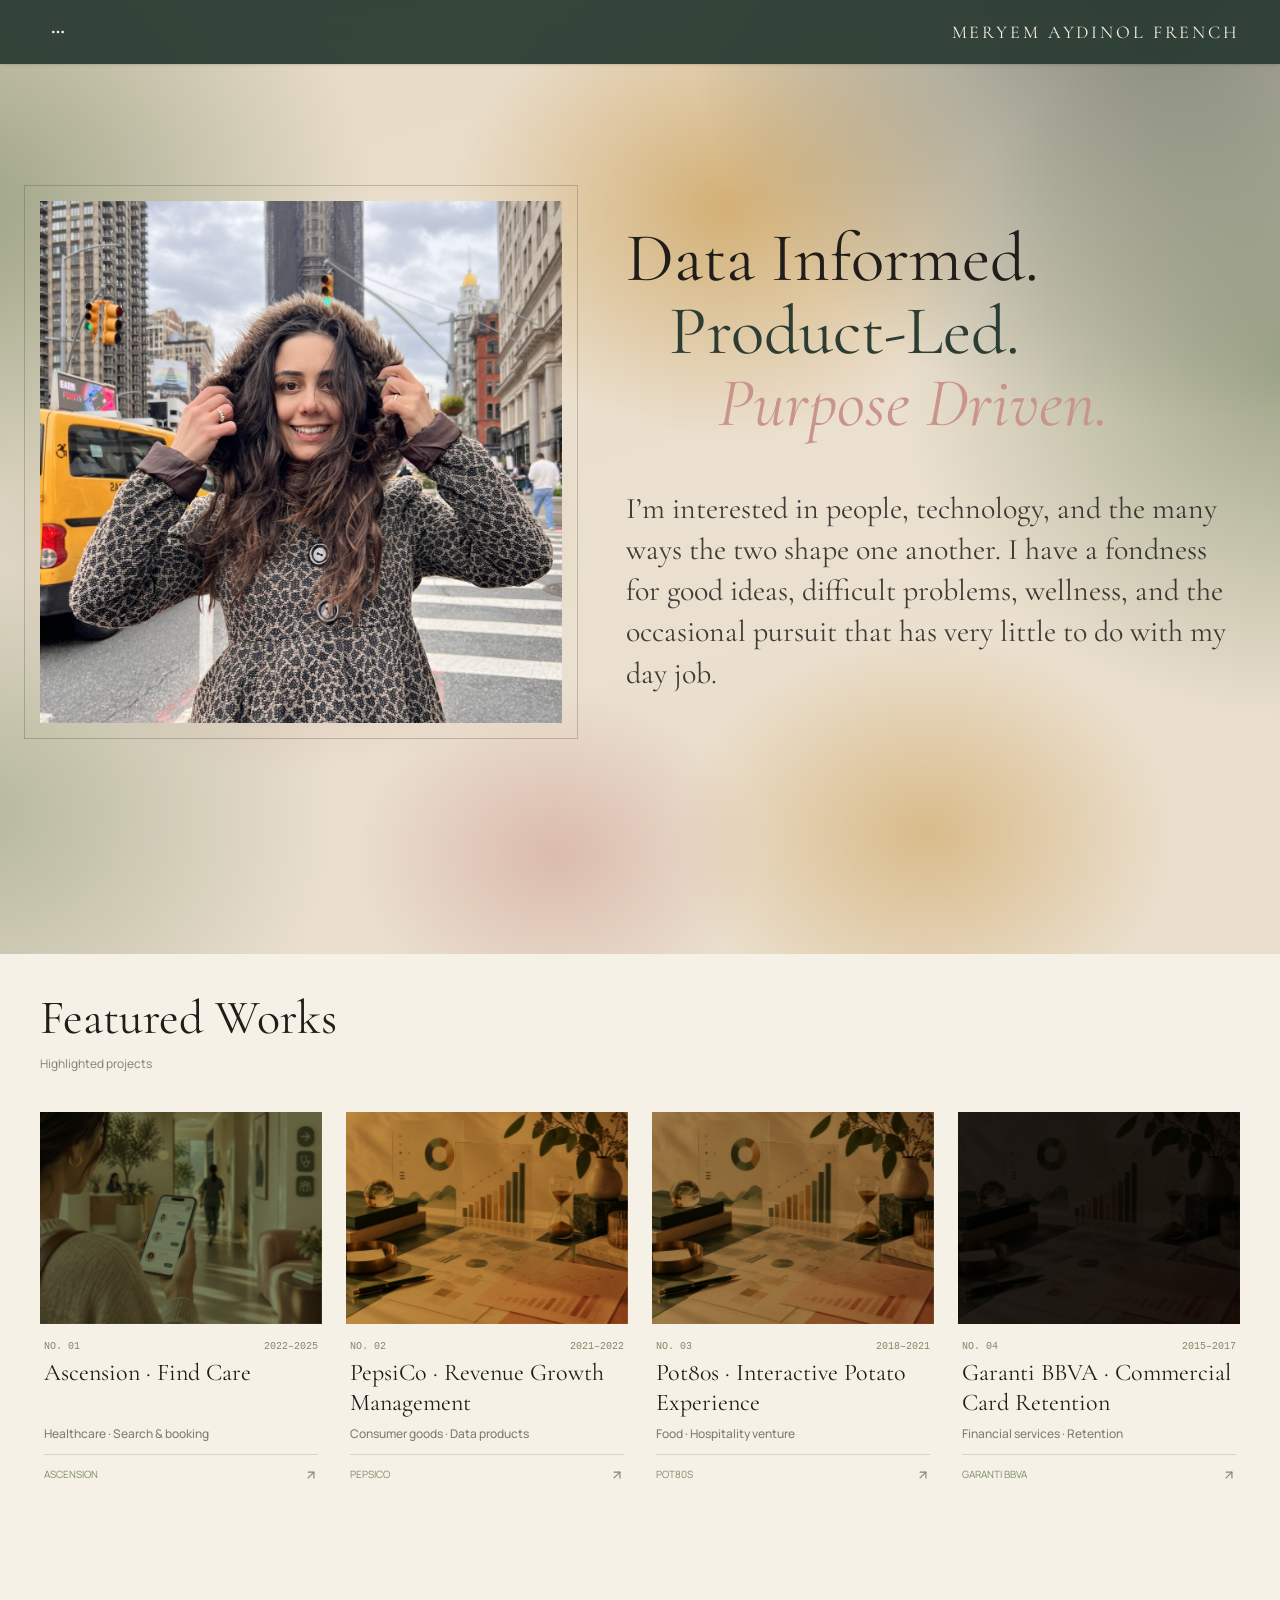
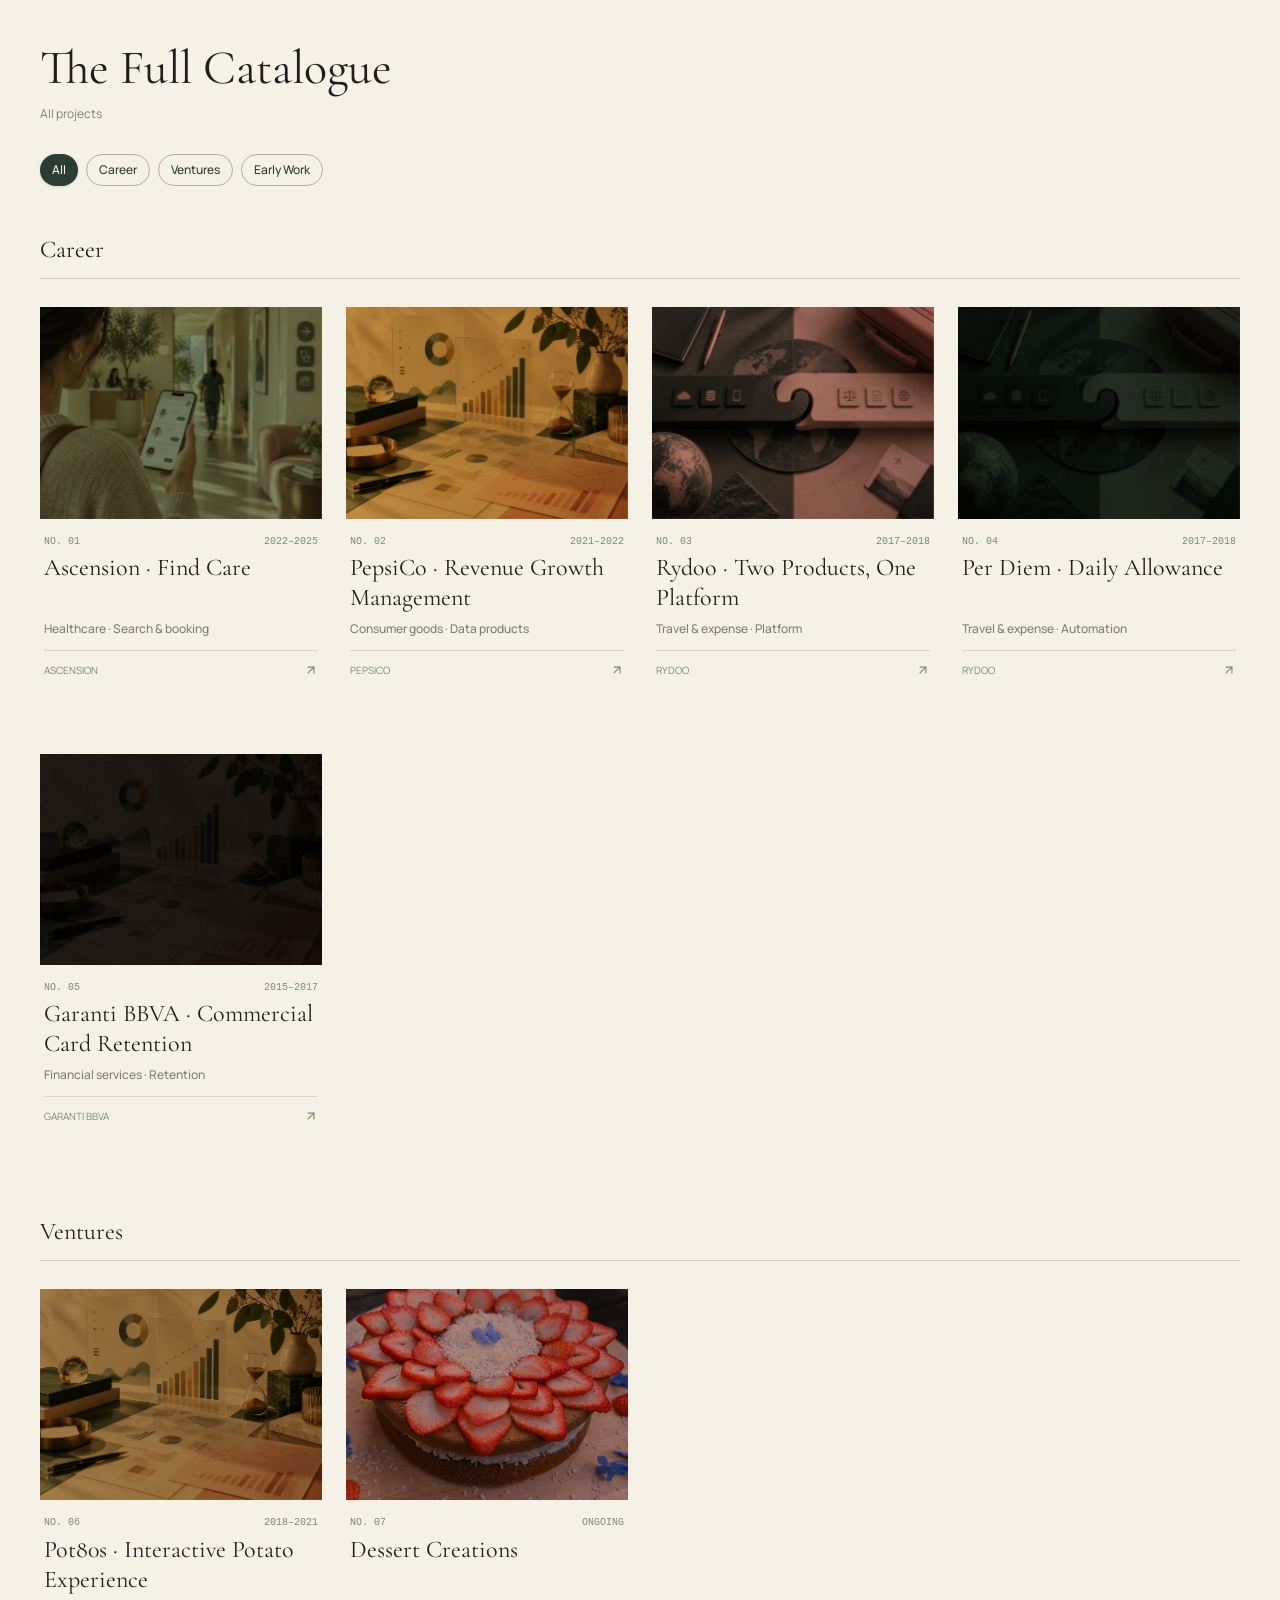
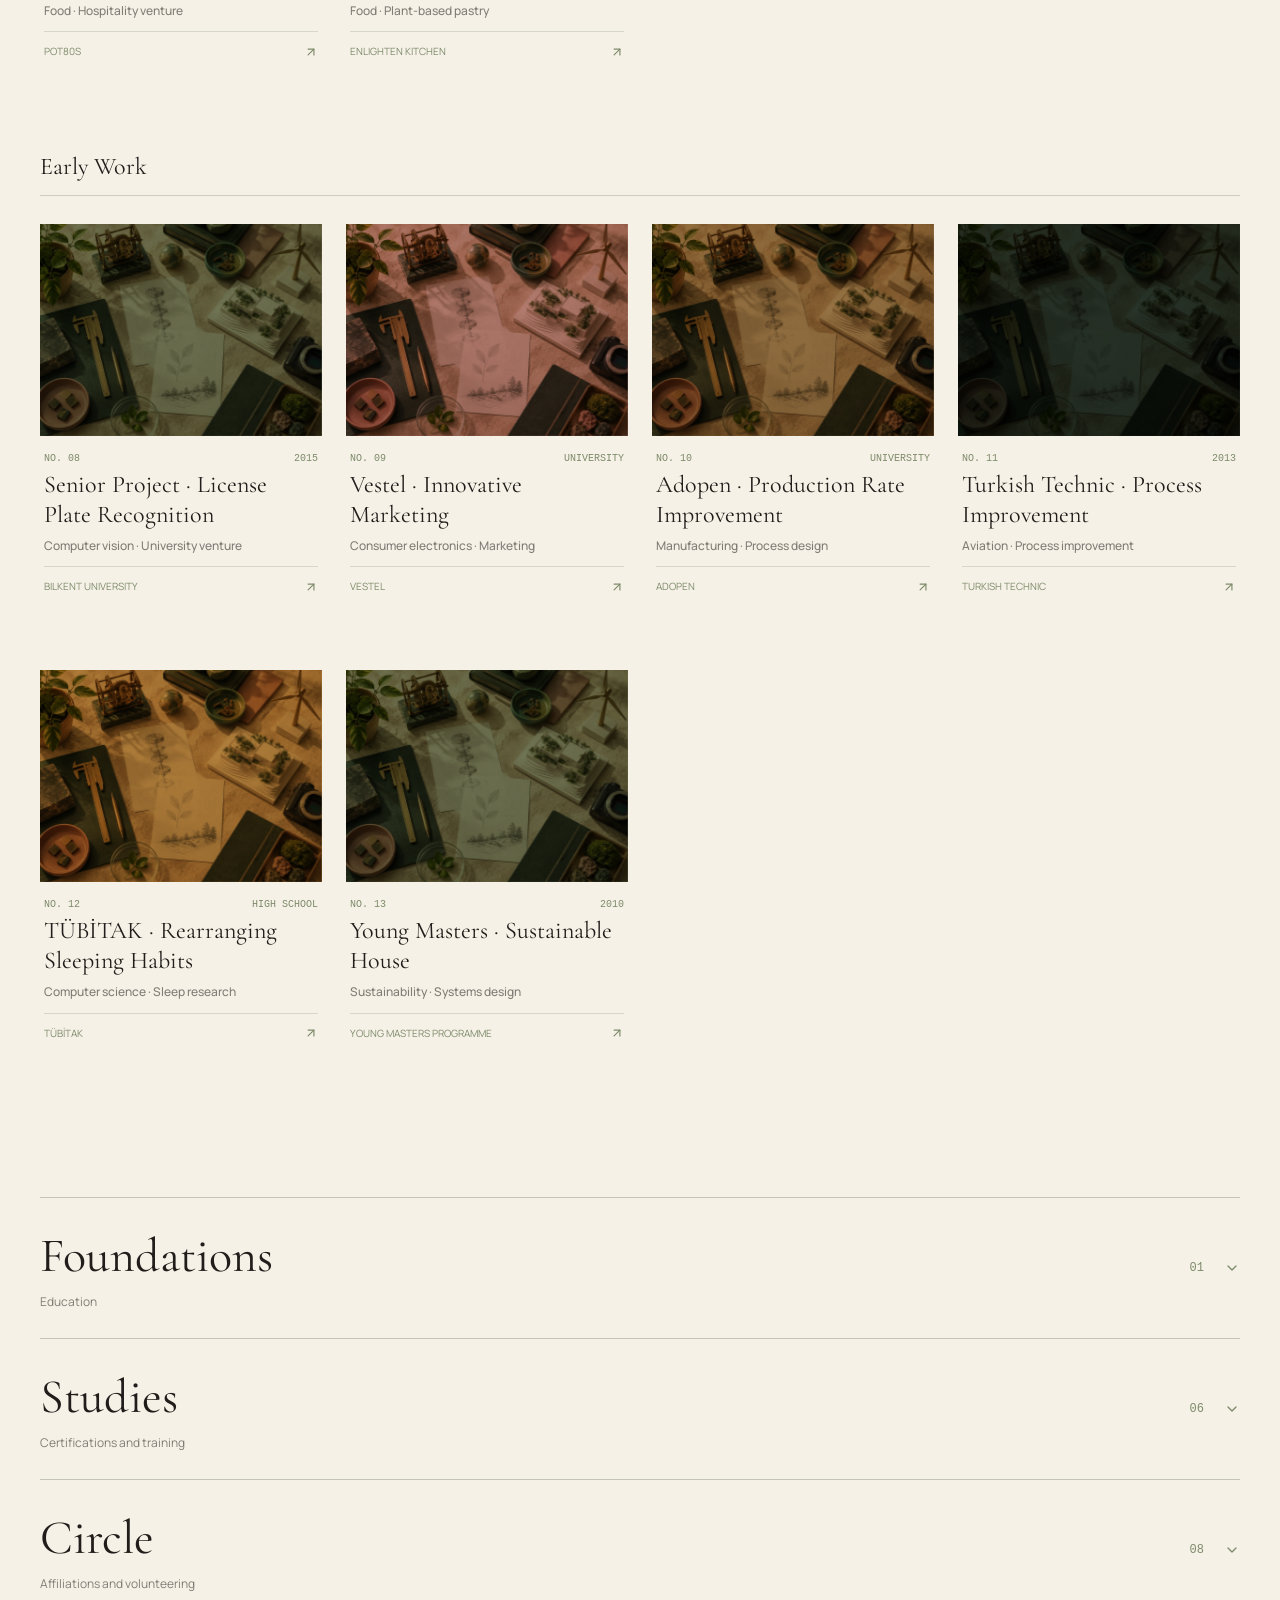
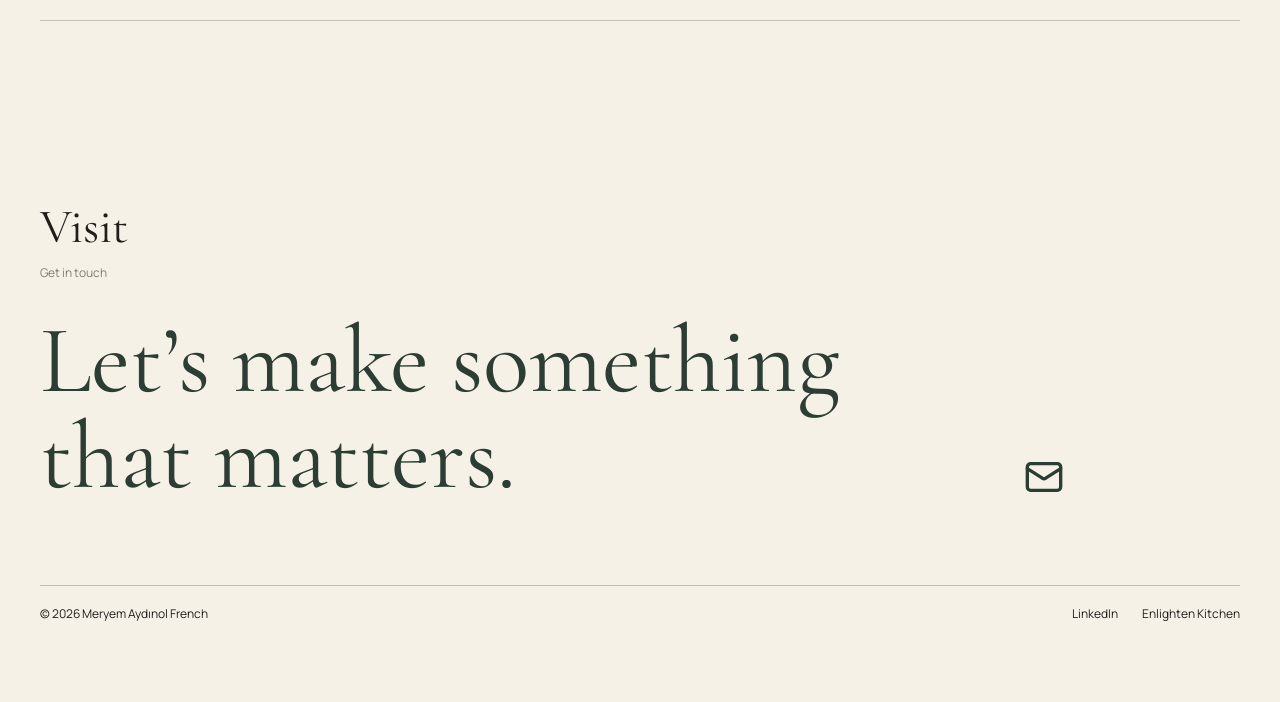
<file: index.html>
<!doctype html>
<html lang="en">
<head>
<meta charset="utf-8">
<meta name="viewport" content="width=device-width, initial-scale=1">
<title>Meryem Aydınol French</title>
<meta name="description" content="The product portfolio of Meryem Aydınol French: data-informed, product-led, and purpose-driven work across healthcare, AI, data, finance, and food.">
<meta name="author" content="Meryem Aydınol French">
<meta property="og:title" content="Meryem Aydınol French">
<meta property="og:description" content="Data Informed. Product-Led. Purpose Driven.">
<meta property="og:type" content="website">
<meta property="og:url" content="https://www.meryemaydinol.com/">
<link rel="icon" href="/favicon.ico" sizes="any">
<link rel="icon" type="image/png" href="/icon-192.png">
<link rel="apple-touch-icon" href="/apple-touch-icon.png">
<meta name="theme-color" content="#2C3D33">
<link rel="preconnect" href="https://fonts.googleapis.com">
<link rel="preconnect" href="https://fonts.gstatic.com" crossorigin>
<link rel="stylesheet" href="https://fonts.googleapis.com/css2?family=Cormorant+Garamond:ital,wght@0,400;1,400&family=Manrope:wght@400;500;600&display=swap">
  <script type="module" crossorigin src="/portfolio-assets/index-BNCbgygO.js"></script>
  <link rel="stylesheet" crossorigin href="/portfolio-assets/index-WNzA3j34.css">
</head>
<body>
<div id="root"></div>
</body>
</html>
</file>
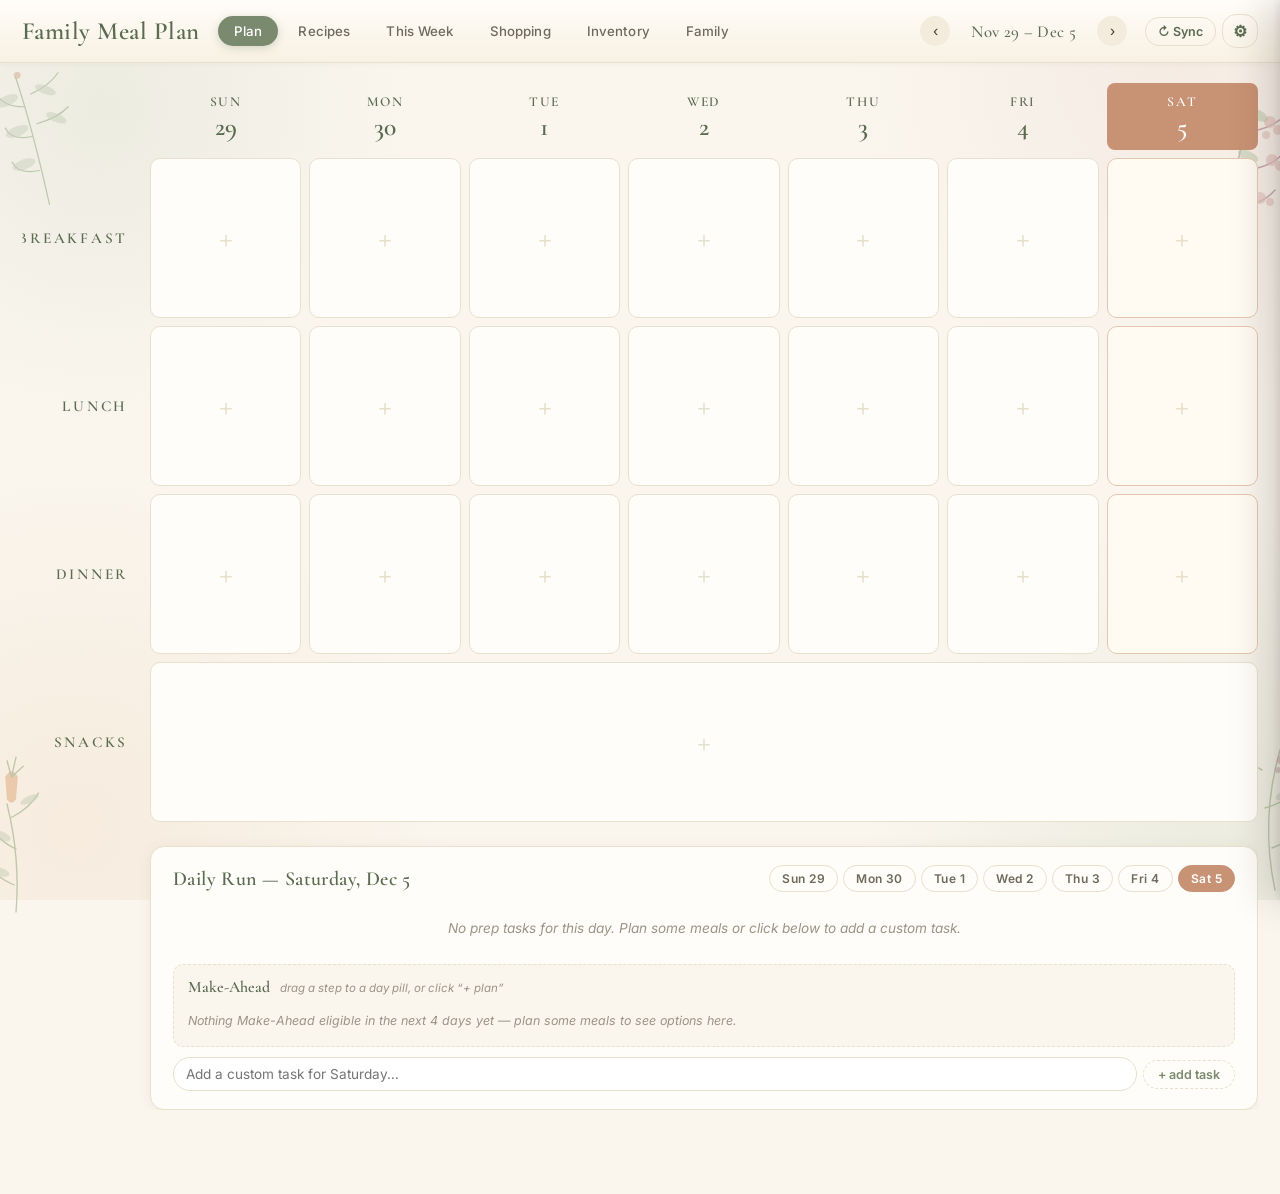
<file: mealplan/index.html>
<!DOCTYPE html>
<html lang="en">
<head>
<meta charset="UTF-8">
<meta name="viewport" content="width=device-width, initial-scale=1.0">
<title>Family Meal Plan — Meryem, Austin &amp; Arya</title>
<link rel="preconnect" href="https://fonts.googleapis.com">
<link rel="preconnect" href="https://fonts.gstatic.com" crossorigin>
<link href="https://fonts.googleapis.com/css2?family=Cormorant+Garamond:wght@400;500;600;700&family=Inter:wght@400;500;600;700&display=swap" rel="stylesheet">
<style>
:root{
  --bg:#faf6ee;            /* cream */
  --bg-2:#f3ecdd;          /* deeper cream */
  --card:#fffdf9;          /* white-cream */
  --primary:#7a8a6e;       /* sage */
  --primary-dark:#5a6b50;
  --primary-light:#a8b89c;
  --accent:#c89274;        /* terracotta */
  --accent-soft:#e8c5ae;
  --rose:#d4a39c;
  --leaf:#8fa97d;
  --berry:#a76b80;
  --carrot:#d99860;
  --muted:#9b9486;
  --border:#e8dfcc;
  --text:#3a382f;
  --text-light:#6e6a5d;
  --danger:#b95440;
  --meryem:#8a6aa4;        /* plum */
  --austin:#5a8fa8;        /* ocean */
  --arya:#d99458;          /* amber */
  --radius:14px;
  --radius-sm:10px;
  --shadow:0 2px 14px rgba(80,70,40,.07);
  --shadow-lg:0 8px 36px rgba(80,70,40,.13);
}
*{box-sizing:border-box;margin:0;padding:0}
html,body{background:var(--bg);color:var(--text);min-height:100vh}
body{
  font-family:'Inter',-apple-system,BlinkMacSystemFont,sans-serif;
  font-size:14px;
  background-image:
    radial-gradient(circle at 8% 12%, rgba(168,184,156,.16) 0, transparent 22%),
    radial-gradient(circle at 92% 8%, rgba(212,163,156,.13) 0, transparent 24%),
    radial-gradient(circle at 6% 92%, rgba(217,148,88,.11) 0, transparent 26%),
    radial-gradient(circle at 95% 95%, rgba(143,169,125,.13) 0, transparent 24%);
  background-attachment:fixed;
}
.serif{font-family:'Cormorant Garamond',Georgia,serif;letter-spacing:.01em}
/* Botanical decorations */
.deco{position:fixed;pointer-events:none;z-index:0;opacity:.55}
.deco.tl{top:60px;left:-10px;width:170px}
.deco.tr{top:80px;right:-20px;width:200px}
.deco.bl{bottom:-30px;left:-20px;width:180px}
.deco.br{bottom:-10px;right:-30px;width:200px}
@media(max-width:780px){.deco{opacity:.3}.deco.tl,.deco.bl{width:110px}.deco.tr,.deco.br{width:130px}}

/* HEADER */
#app-header{
  background:linear-gradient(180deg,#fffdf9 0%,#f8f1e3 100%);
  border-bottom:1px solid var(--border);
  padding:14px 22px;
  display:flex;align-items:center;gap:18px;flex-wrap:wrap;
  position:sticky;top:0;z-index:100;
  box-shadow:0 1px 6px rgba(80,70,40,.04);
}
#app-header h1{
  font-family:'Cormorant Garamond',serif;
  font-size:1.55rem;font-weight:600;color:var(--primary-dark);
  letter-spacing:.02em;white-space:nowrap;
}
#nav{display:flex;gap:4px;flex-wrap:wrap}
.nav-btn{
  background:transparent;color:var(--text-light);border:none;
  padding:7px 16px;border-radius:22px;cursor:pointer;
  font-size:.83rem;font-weight:500;font-family:inherit;
  transition:all .2s;letter-spacing:.01em;
}
.nav-btn:hover{background:var(--bg-2);color:var(--text)}
.nav-btn.active{background:var(--primary);color:#fff;box-shadow:0 2px 8px rgba(122,138,110,.3)}
.week-nav{display:flex;align-items:center;gap:10px;margin-left:auto}
.week-nav button{
  background:var(--bg-2);color:var(--text);border:none;
  width:30px;height:30px;border-radius:50%;cursor:pointer;
  font-size:.85rem;font-family:inherit;display:flex;align-items:center;justify-content:center;
  transition:all .15s;
}
.week-nav button:hover{background:var(--primary);color:#fff}
.sync-nav{display:flex;gap:6px;align-items:center}
.sync-btn,.settings-btn{
  background:transparent;border:1px solid var(--border);
  color:var(--primary-dark);font-family:inherit;font-size:.78rem;font-weight:600;
  padding:6px 12px;border-radius:14px;cursor:pointer;transition:all .15s;
}
.sync-btn:hover,.settings-btn:hover{background:var(--leaf);color:#fff;border-color:var(--leaf)}
.sync-btn.syncing{background:var(--accent-soft);color:#fff;border-color:var(--accent);pointer-events:none}
.sync-btn.syncing::before{content:'';display:inline-block;width:10px;height:10px;border:2px solid #fff;border-top-color:transparent;border-radius:50%;animation:spin .7s linear infinite;margin-right:6px;vertical-align:-2px}
@keyframes spin{to{transform:rotate(360deg)}}
.settings-btn{padding:6px 10px;font-size:1rem}

#sync-settings-overlay{
  position:fixed;inset:0;background:rgba(40,32,18,.55);z-index:500;
  display:none;align-items:center;justify-content:center;padding:20px;
  backdrop-filter:blur(3px);
}
#sync-settings-overlay.open{display:flex}
.sync-settings-box{
  width:100%;max-width:520px;background:var(--card);
  border-radius:var(--radius);padding:20px 24px;box-shadow:var(--shadow-lg);
}
.sync-settings-header{display:flex;align-items:center;justify-content:space-between;margin-bottom:8px}
.sync-settings-header h2{font-family:'Cormorant Garamond',serif;font-size:1.3rem;font-weight:600;color:var(--primary-dark)}
.sync-settings-desc{font-size:.78rem;color:var(--muted);margin-bottom:14px;line-height:1.5}
.sync-test-result{margin-top:8px;font-size:.8rem;min-height:18px}
.sync-test-result.ok{color:var(--leaf)}
.sync-test-result.err{color:var(--danger)}

#week-label{
  font-family:'Cormorant Garamond',serif;
  color:var(--accent);font-size:1.05rem;font-weight:600;
  white-space:nowrap;letter-spacing:.02em;
  padding:2px 10px;border-radius:6px;
  border:1px dashed var(--accent-soft);
  transition:background .15s,color .15s,border-color .15s;
}
#week-label:hover{background:var(--accent-soft);color:#fff;border-color:var(--accent)}
#week-label.current-week{
  color:var(--primary-dark);font-weight:500;
  border-color:transparent;
}
#week-label.current-week:hover{background:var(--sage-soft);color:var(--primary-dark)}

.page{display:none;padding:20px 22px 60px;position:relative;z-index:1}
.page.active{display:block}
.page-section-title{
  font-family:'Cormorant Garamond',serif;
  font-size:1.4rem;font-weight:600;color:var(--primary-dark);
  margin-bottom:14px;letter-spacing:.02em;
}
.page-section-sub{font-size:.78rem;color:var(--muted);margin-bottom:16px;font-style:italic}

/* PLAN PAGE */
.plan-container{max-width:1500px;margin:0 auto}
.plan-grid-wrap{overflow-x:auto;margin-bottom:24px}
.plan-grid{
  display:grid;
  grid-template-columns:120px repeat(7,minmax(140px,1fr));
  gap:8px;
  min-width:1080px;
}
.col-header{
  text-align:center;padding:10px 4px 8px;
  font-family:'Cormorant Garamond',serif;
  font-size:.85rem;font-weight:600;color:var(--primary-dark);
  text-transform:uppercase;letter-spacing:.12em;cursor:pointer;
  border-radius:8px;transition:background .15s;
}
.col-header:hover{background:var(--bg-2)}
.col-header.today{color:var(--accent)}
.col-header.focused{background:var(--primary);color:#fff}
.col-header.focused.today{background:var(--accent)}
.col-header .day-num{
  font-family:'Cormorant Garamond',serif;
  font-size:1.6rem;font-weight:600;display:block;margin-top:1px;letter-spacing:0;
}
.row-label{
  display:flex;align-items:center;justify-content:flex-end;
  padding-right:14px;
  font-family:'Cormorant Garamond',serif;
  font-size:.95rem;font-weight:600;color:var(--primary-dark);
  text-transform:uppercase;letter-spacing:.18em;
}
/* EQUAL-SIZE MEAL CELLS */
.meal-cell{
  background:var(--card);border-radius:var(--radius-sm);
  border:1.5px solid var(--border);
  height:160px; /* fixed — fits up to 6 recipes evenly */
  cursor:pointer;transition:all .18s;
  overflow:hidden;position:relative;display:flex;flex-direction:column;
}
.meal-cell:hover{border-color:var(--primary-light);box-shadow:var(--shadow);transform:translateY(-1px)}
.meal-cell.today{border-color:var(--accent-soft);background:#fffaf2}
.meal-cell.has-recipes{border-color:var(--primary-light)}
.cell-photos{display:grid;gap:2px;flex:1;min-height:0}
.cell-photos.count-1{grid-template-columns:1fr}
.cell-photos.count-2{grid-template-columns:1fr 1fr}
.cell-photos.count-3{grid-template-columns:repeat(3,1fr)}
.cell-photos.count-4{grid-template-columns:1fr 1fr;grid-template-rows:1fr 1fr}
.cell-photos.count-5,.cell-photos.count-6{grid-template-columns:repeat(3,1fr);grid-template-rows:repeat(2,1fr)}
.cell-photo-item{background:var(--bg-2);display:flex;align-items:center;justify-content:center;overflow:hidden;min-height:0}
.cell-photo-item img{width:100%;height:100%;object-fit:cover;display:block}
.recipe-name-small{
  font-family:'Cormorant Garamond',serif;
  font-size:.78rem;text-align:center;padding:4px 6px;
  color:var(--text);line-height:1.2;word-break:break-word;font-weight:500;
}
.cell-empty-hint{
  display:flex;align-items:center;justify-content:center;height:100%;
  color:var(--border);font-size:1.6rem;font-weight:300;flex:1;
}
.cell-person-dots{
  display:flex;gap:4px;padding:5px 7px;background:rgba(255,253,249,.94);
  border-top:1px solid var(--border);
}
.dot{width:8px;height:8px;border-radius:50%;flex-shrink:0}
.dot.meryem{background:var(--meryem)}
.dot.austin{background:var(--austin)}
.dot.arya{background:var(--arya)}

/* BATCH ROW (smaller, distinct) */
.batch-row-wrap{
  margin-top:14px;
  display:grid;
  grid-template-columns:120px repeat(7,minmax(140px,1fr));
  gap:8px;
  min-width:1080px;
}
.batch-row-label{
  display:flex;align-items:center;justify-content:flex-end;
  padding-right:14px;
  font-family:'Cormorant Garamond',serif;
  font-size:.95rem;font-weight:600;color:var(--leaf);
  text-transform:uppercase;letter-spacing:.18em;line-height:1.1;
}
.batch-cell{
  background:#f5f8f0;border:1.5px dashed var(--leaf);
  border-radius:var(--radius-sm);
  height:88px;
  cursor:pointer;transition:all .18s;
  overflow:hidden;position:relative;display:flex;flex-direction:column;
  padding:8px 10px;
}
.batch-cell:hover{background:#eef3e3;border-style:solid;box-shadow:var(--shadow)}
.batch-cell.has-tasks{background:#eaf1de;border-style:solid}
.batch-cell-count{
  font-family:'Cormorant Garamond',serif;
  font-size:1.5rem;font-weight:600;color:var(--leaf);line-height:1;
}
.batch-cell-label{
  font-size:.66rem;color:var(--text-light);text-transform:uppercase;
  letter-spacing:.08em;margin-top:2px;
}
.batch-cell-empty{
  font-size:.7rem;color:var(--muted);font-style:italic;
  display:flex;align-items:center;justify-content:center;height:100%;text-align:center;
}
.batch-cell-task-preview{
  font-size:.7rem;color:var(--text-light);line-height:1.3;
  margin-top:3px;display:-webkit-box;-webkit-line-clamp:2;-webkit-box-orient:vertical;
  overflow:hidden;
}

/* WEEKLY SNACKS */
.weekly-snacks-card{
  background:var(--card);
  border:1.5px solid var(--border);
  border-radius:var(--radius);
  padding:18px 22px;
  margin-top:24px;
  position:relative;overflow:hidden;
  box-shadow:var(--shadow);
}
.weekly-snacks-card::before{
  content:'';position:absolute;top:-30px;right:-30px;width:120px;height:120px;
  background:radial-gradient(circle,rgba(217,148,88,.12) 0,transparent 70%);
  pointer-events:none;
}
.ws-header{display:flex;align-items:center;gap:14px;margin-bottom:12px;flex-wrap:wrap}
.ws-title{
  font-family:'Cormorant Garamond',serif;
  font-size:1.25rem;font-weight:600;color:var(--primary-dark);
  letter-spacing:.02em;flex:1;
}
.ws-sub{font-size:.78rem;color:var(--muted);font-style:italic}
/* Snacks row in the meal grid — same height as meal cells so the grid stays even */
.snacks-row-cell{height:160px}
.snacks-strip{
  display:flex;align-items:center;gap:10px;padding:14px 16px;height:100%;flex:1;
  overflow-x:auto;
}
.snacks-strip::-webkit-scrollbar{height:5px}
.snacks-strip::-webkit-scrollbar-thumb{background:var(--border);border-radius:3px}
.snack-thumb{
  flex:0 0 110px;height:124px;border-radius:10px;overflow:hidden;
  background:var(--bg-2);border:1px solid var(--border);
  display:flex;flex-direction:column;align-items:center;justify-content:center;
  transition:transform .15s,box-shadow .15s;
}
.snack-thumb:hover{transform:translateY(-2px);box-shadow:0 3px 8px rgba(80,70,40,.18)}
.snack-thumb img{width:100%;height:100%;object-fit:cover;display:block}
.snack-thumb-name{
  font-family:'Cormorant Garamond',serif;font-size:.7rem;color:var(--primary-dark);
  text-align:center;padding:6px;line-height:1.2;
}
.ws-people{display:flex;flex-direction:column;gap:10px}
.ws-person-row{
  display:flex;align-items:center;gap:10px;flex-wrap:wrap;
  padding:8px 12px;border-radius:var(--radius-sm);
}
.ws-person-row.meryem{background:rgba(138,106,164,.08)}
.ws-person-row.austin{background:rgba(90,143,168,.08)}
.ws-person-row.arya{background:rgba(217,148,88,.08)}
.ws-person-name{font-weight:600;font-size:.85rem;min-width:80px}
.ws-person-name.meryem{color:var(--meryem)}
.ws-person-name.austin{color:var(--austin)}
.ws-person-name.arya{color:var(--arya)}

/* DAILY RUN INLINE PANEL — sits inside .plan-grid-wrap so it scrolls with the grid
   and aligns horizontally with the meal cells (after the 120px label column + 8px gap). */
.daily-run-card{
  background:var(--card);border:1.5px solid var(--border);
  border-radius:var(--radius);
  padding:18px 22px;
  margin:24px 0 0 128px; /* 120px label col + 8px grid gap */
  min-width:calc(1080px - 128px); /* track plan-grid's min-width so it scrolls together */
  position:relative;overflow:hidden;
  box-shadow:var(--shadow);
}
.dr-header{display:flex;align-items:center;gap:14px;margin-bottom:14px;flex-wrap:wrap}
.dr-title{
  font-family:'Cormorant Garamond',serif;
  font-size:1.25rem;font-weight:600;color:var(--primary-dark);
  letter-spacing:.02em;flex:1;
}
.dr-day-pills{display:flex;gap:5px;flex-wrap:wrap}
.dr-day-pill{
  padding:5px 12px;border-radius:18px;border:1.5px solid var(--border);
  background:var(--card);cursor:pointer;font-size:.75rem;font-weight:600;
  color:var(--text-light);transition:all .15s;font-family:inherit;letter-spacing:.04em;
}
.dr-day-pill:hover{border-color:var(--primary);color:var(--primary)}
.dr-day-pill.active{background:var(--primary);color:#fff;border-color:var(--primary)}
.dr-day-pill.today{border-color:var(--accent)}
.dr-day-pill.active.today{background:var(--accent);border-color:var(--accent)}
.dr-tasks{display:flex;flex-direction:column;gap:6px}
.dr-task{
  display:flex;align-items:flex-start;gap:10px;
  padding:9px 12px 9px 14px;background:var(--bg);border-radius:var(--radius-sm);
  border-left:4px solid transparent;
}
.dr-task input{width:18px;height:18px;border-radius:4px;cursor:pointer;flex-shrink:0;margin-top:2px;accent-color:var(--primary)}
.dr-task-text{font-size:.85rem;flex:1;line-height:1.4}
.dr-task-text.done{text-decoration:line-through;color:var(--muted)}
.dr-task-source{font-size:.68rem;color:var(--text-light);background:var(--card);
  border:1px solid var(--border);padding:2px 8px;border-radius:8px;
  flex-shrink:0;white-space:nowrap;margin-top:2px;}
.dr-task-source.batched{border-color:var(--leaf);color:var(--leaf);background:#f5f8f0}

/* Meal pill on each daily-run task */
.dr-task-meal{
  font-size:.65rem;font-weight:700;letter-spacing:.05em;text-transform:uppercase;
  padding:3px 8px;border-radius:6px;flex-shrink:0;margin-top:1px;
  white-space:nowrap;
}
.dr-task-carry{
  background:#fff0d8;color:#a35820;border:1px solid #e8b878;
  font-size:.62rem;font-weight:700;letter-spacing:.04em;text-transform:uppercase;
  padding:3px 8px;border-radius:6px;flex-shrink:0;margin-top:1px;white-space:nowrap;
}
.dr-task-batch{
  background:#eaf3de;color:#3b6d11;border:1px solid #c0dd97;
  font-size:.62rem;font-weight:700;letter-spacing:.04em;text-transform:uppercase;
  padding:3px 8px;border-radius:6px;flex-shrink:0;margin-top:1px;white-space:nowrap;
}
.dr-task.carry{background:linear-gradient(90deg,#fff7ec 0%,var(--bg) 70%)}
.dr-task.batch-ahead{background:linear-gradient(90deg,#f3f8e9 0%,var(--bg) 70%)}

/* Plan-ahead panel: batchable upcoming steps + custom task form */
.dr-plan-panel{
  margin-top:14px;padding:12px 14px;background:#faf6ed;border:1px dashed var(--border);
  border-radius:var(--radius-sm);
}
.dr-plan-header{display:flex;align-items:baseline;gap:10px;margin-bottom:10px;flex-wrap:wrap}
.dr-plan-title{font-family:'Cormorant Garamond',serif;font-size:1rem;font-weight:600;color:var(--primary-dark)}
.dr-plan-sub{font-size:.72rem;color:var(--muted);font-style:italic}
.ca-candidate{
  display:flex;flex-direction:column;gap:4px;
  background:#fff;border:1px solid var(--border);border-radius:var(--radius-sm);
  padding:8px 10px;margin-bottom:6px;cursor:grab;transition:all .12s;
}
.ca-candidate:hover{border-color:var(--leaf);background:#fafdf6}
.ca-candidate:active{cursor:grabbing}
.ca-cand-text{font-size:.84rem;color:var(--text);line-height:1.3}
.ca-cand-meta{display:flex;align-items:center;gap:8px;flex-wrap:wrap;font-size:.7rem;color:var(--muted)}
.ca-recipe{font-weight:600;color:var(--primary-dark)}
.ca-for{font-style:italic}
.ca-cand-add{
  margin-left:auto;background:var(--leaf);color:#fff;border:none;
  font-family:inherit;font-size:.7rem;font-weight:600;padding:4px 10px;
  border-radius:10px;cursor:pointer;transition:all .12s;
}
.ca-cand-add:hover{background:var(--primary-dark)}
.ca-empty{color:var(--muted);font-style:italic;font-size:.78rem;padding:6px 0}
.dr-day-pill.drop-target{outline:2px dashed var(--leaf);outline-offset:2px;background:#f3f8e9}

/* Custom task inline form */
.dr-custom-form{
  display:flex;gap:6px;margin-top:10px;align-items:center;
}
.dr-custom-input{
  flex:1;height:34px;padding:0 12px;font-size:.85rem;font-family:inherit;
  border:1px solid var(--border);border-radius:18px;background:#fff;color:var(--text);
  outline:none;transition:border-color .15s;
}
.dr-custom-input:focus{border-color:var(--accent);box-shadow:0 0 0 3px rgba(200,146,116,.18)}
.dr-custom-btn{
  background:transparent;border:1.5px dashed var(--border);
  color:var(--primary);font-size:.78rem;font-weight:600;cursor:pointer;
  padding:6px 14px;border-radius:18px;font-family:inherit;transition:all .15s;
}
.dr-custom-btn:hover{border-color:var(--primary);color:var(--primary-dark);background:var(--bg-2)}
.dr-task-meal.meal-breakfast{background:#fdf0e0;color:#a86730;border:1px solid #f0d9b8}
.dr-task-meal.meal-lunch{background:#eff5e8;color:#5a7d3e;border:1px solid #d4e3c0}
.dr-task-meal.meal-dinner{background:#f5e3e9;color:#8b3f5a;border:1px solid #e6c5d0}
.dr-task-meal.meal-custom{background:#f0ece4;color:#7a7464;border:1px solid #ddd5c4}

/* Soft left-edge tint per meal */
.dr-task.meal-breakfast-bar{border-left-color:var(--carrot)}
.dr-task.meal-lunch-bar{border-left-color:var(--leaf)}
.dr-task.meal-dinner-bar{border-left-color:var(--berry)}
.dr-task.meal-custom-bar{border-left-color:var(--muted)}
.dr-empty{color:var(--muted);font-size:.85rem;padding:14px 0;font-style:italic;text-align:center}
.dr-add-btn{
  background:transparent;border:1.5px dashed var(--border);
  color:var(--primary);font-size:.78rem;font-weight:600;cursor:pointer;
  padding:7px 14px;border-radius:18px;margin-top:6px;align-self:flex-start;
  font-family:inherit;transition:all .15s;
}
.dr-add-btn:hover{border-color:var(--primary);background:var(--bg-2)}

/* OVERLAY / POPUP */
.overlay{
  position:fixed;inset:0;background:rgba(60,55,40,.42);z-index:200;
  display:none;align-items:center;justify-content:center;padding:16px;
  backdrop-filter:blur(2px);
}
.overlay.open{display:flex}
/* Slot manager (Phase 1.15) — entries list inside the meal popup */
.slot-mgr-empty{color:var(--muted);font-style:italic;font-size:.88rem;padding:18px;text-align:center}
.slot-mgr-row{display:flex;align-items:center;gap:12px;padding:12px 18px;border-bottom:1px solid var(--border)}
.slot-mgr-row:last-child{border-bottom:none}
.slot-mgr-info{flex:1;min-width:0}
.slot-mgr-name{font-family:'Cormorant Garamond',serif;font-size:1.1rem;font-weight:600;color:var(--primary-dark);margin-bottom:6px;line-height:1.2}
.slot-mgr-members{display:flex;gap:6px;flex-wrap:wrap}
.slot-mgr-member-chip{display:inline-flex;align-items:center;gap:4px;padding:3px 9px;font-size:.72rem;border-radius:10px;background:var(--bg-2);color:var(--text-light);border:1px solid var(--border);cursor:pointer;transition:all .12s;font-family:inherit}
.slot-mgr-member-chip:hover{background:var(--bg);border-color:var(--primary-light)}
.slot-mgr-member-chip.on{background:var(--primary);color:#fff;border-color:var(--primary);font-weight:500}
.slot-mgr-member-chip.on.meryem{background:var(--meryem);border-color:var(--meryem)}
.slot-mgr-member-chip.on.austin{background:var(--austin);border-color:var(--austin)}
.slot-mgr-member-chip.on.arya{background:var(--arya);border-color:var(--arya)}
.slot-mgr-remove{background:none;border:1px solid var(--border);color:var(--muted);width:30px;height:30px;border-radius:50%;cursor:pointer;font-size:1.05rem;line-height:1;flex-shrink:0}
.slot-mgr-remove:hover{background:#fdecec;border-color:#a85a4a;color:#a85a4a}

.popup-box{
  background:var(--card);border-radius:var(--radius);
  width:100%;max-width:600px;max-height:90vh;overflow-y:auto;
  box-shadow:var(--shadow-lg);display:flex;flex-direction:column;
  border:1px solid var(--border);
}
.popup-header{
  padding:18px 22px 14px;border-bottom:1px solid var(--border);
  display:flex;align-items:flex-start;justify-content:space-between;
  position:sticky;top:0;background:var(--card);z-index:1;
}
.popup-title{
  font-family:'Cormorant Garamond',serif;
  font-size:1.3rem;font-weight:600;color:var(--primary-dark);
  letter-spacing:.02em;
}
.popup-subtitle{font-size:.8rem;color:var(--muted);margin-top:3px}
.popup-close{
  background:none;border:none;font-size:1.3rem;cursor:pointer;color:var(--muted);
  width:32px;height:32px;border-radius:50%;display:flex;align-items:center;justify-content:center;
  flex-shrink:0;transition:background .15s;
}
.popup-close:hover{background:var(--bg);color:var(--text)}
.popup-body{padding:18px 22px;flex:1}
.person-section{margin-bottom:14px;padding-bottom:14px;border-bottom:1px solid var(--bg-2)}
.person-section:last-of-type{border-bottom:none}
.person-header{display:flex;align-items:center;gap:8px;padding:8px 14px;border-radius:var(--radius-sm);margin-bottom:8px}
.person-header.meryem{background:rgba(138,106,164,.1)}
.person-header.austin{background:rgba(90,143,168,.1)}
.person-header.arya{background:rgba(217,148,88,.1)}
.person-label{font-size:.9rem;font-weight:700;flex:1;letter-spacing:.02em}
.person-label.meryem{color:var(--meryem)}
.person-label.austin{color:var(--austin)}
.person-label.arya{color:var(--arya)}
.person-log-btn{
  font-size:.7rem;padding:4px 10px;border-radius:18px;border:1.5px solid;
  background:transparent;cursor:pointer;font-weight:600;transition:all .15s;font-family:inherit;
}
.person-log-btn.meryem{border-color:var(--meryem);color:var(--meryem)}
.person-log-btn.austin{border-color:var(--austin);color:var(--austin)}
.person-log-btn.arya{border-color:var(--arya);color:var(--arya)}
.person-log-btn.logged{color:#fff!important}
.person-log-btn.meryem.logged{background:var(--meryem)}
.person-log-btn.austin.logged{background:var(--austin)}
.person-log-btn.arya.logged{background:var(--arya)}
.recipe-chips{display:flex;flex-wrap:wrap;gap:6px;min-height:32px;align-items:center}
.recipe-chip{
  display:inline-flex;align-items:center;gap:6px;background:var(--bg);
  border:1.5px solid var(--border);border-radius:18px;padding:5px 11px;
  font-size:.78rem;font-weight:500;color:var(--text);
}
.recipe-chip img{width:22px;height:22px;border-radius:50%;object-fit:cover}
.chip-thumb-mini{
  width:22px;height:22px;border-radius:50%;
  background:linear-gradient(135deg,var(--primary-light),var(--accent-soft));
  flex-shrink:0;
}
.chip-remove{background:none;border:none;cursor:pointer;color:var(--muted);font-size:.85rem;padding:0 0 0 3px;transition:color .15s}
.chip-remove:hover{color:var(--danger)}
.add-recipe-btn{
  background:none;border:1.5px dashed var(--border);border-radius:18px;
  padding:5px 12px;font-size:.78rem;color:var(--muted);cursor:pointer;transition:all .15s;font-family:inherit;
}
.add-recipe-btn:hover{border-color:var(--primary);color:var(--primary);background:var(--bg-2)}
.slot-info{font-size:.74rem;color:var(--muted);padding:10px 22px 16px;border-top:1px solid var(--bg-2);font-style:italic}

/* RECIPE BOOK SIDE PANEL (Notion-style peek from right) */
#book-overlay{
  position:fixed;top:0;right:0;bottom:0;width:1200px;max-width:98vw;
  z-index:400;background:transparent;
  transform:translateX(100%);pointer-events:none;
  transition:transform .42s cubic-bezier(.4,.05,.3,1);
}
#book-overlay.open{transform:translateX(0);pointer-events:auto}
.book-container{
  width:100%;height:100%;display:flex;flex-direction:column;
  background:#fdfaf2;border-left:1px solid var(--border);
  box-shadow:-12px 0 36px rgba(40,30,15,.18),-2px 0 8px rgba(40,30,15,.08);
  position:relative;
}
.book-toolbar{
  display:flex;align-items:center;gap:10px;padding:14px 18px 10px;position:relative;
}
#book-search{
  flex:1;height:36px;padding:0 14px;font-size:.92rem;font-family:inherit;
  border:1px solid var(--border);border-radius:18px;background:#fff;color:var(--text);
  outline:none;transition:border-color .15s;
}
#book-search:focus{border-color:var(--accent);box-shadow:0 0 0 3px rgba(200,146,116,.18)}
.book-filter-btn{
  border:1px solid var(--border);background:#fff;color:var(--primary-dark);
  font-family:inherit;font-size:.78rem;font-weight:600;cursor:pointer;
  padding:7px 12px;border-radius:14px;white-space:nowrap;transition:all .15s;
}
.book-filter-btn:hover{background:var(--primary);color:#fff;border-color:var(--primary)}
.book-target{
  font-family:'Cormorant Garamond',serif;font-size:.85rem;color:var(--accent);
  font-weight:600;font-style:italic;white-space:nowrap;
  background:rgba(200,146,116,.1);padding:4px 10px;border-radius:10px;
  max-width:170px;overflow:hidden;text-overflow:ellipsis;
}
.book-close{
  background:transparent;border:none;font-size:1.6rem;color:var(--muted);cursor:pointer;
  width:32px;height:32px;line-height:1;border-radius:50%;transition:all .15s;
}
.book-close:hover{background:var(--bg-2);color:var(--text)}
#book-filter-menu{
  display:none;position:absolute;top:54px;right:18px;width:300px;max-height:60vh;overflow-y:auto;
  background:#fff;border:1px solid var(--border);border-radius:12px;
  box-shadow:0 12px 32px rgba(40,30,15,.18);padding:10px 12px;z-index:10;
}
#book-filter-menu.open{display:block}
.bfm-section{padding:6px 0;border-bottom:1px solid var(--bg-2)}
.bfm-section:last-child{border-bottom:none}
.bfm-label{font-size:.7rem;color:var(--muted);text-transform:uppercase;letter-spacing:.06em;font-weight:600;margin-bottom:6px}
.bfm-chips{display:flex;flex-wrap:wrap;gap:5px}
.bfm-chips button{
  background:var(--bg-2);border:none;color:var(--text);font-family:inherit;
  font-size:.74rem;padding:4px 10px;border-radius:10px;cursor:pointer;transition:all .12s;
}
.bfm-chips button:hover{background:var(--accent-soft);color:#fff}
.book-active-filters{
  display:flex;flex-wrap:wrap;gap:6px;padding:0 18px 8px;min-height:0;
}
.book-active-filters:empty{display:none}
.book-active-filters .active-chip{
  background:var(--accent-soft);color:#5a3a2a;font-size:.74rem;padding:4px 6px 4px 10px;
  border-radius:10px;display:inline-flex;align-items:center;gap:4px;font-weight:500;
}
.book-active-filters .active-chip button{
  background:transparent;border:none;color:#5a3a2a;cursor:pointer;font-size:.95rem;
  width:18px;height:18px;border-radius:50%;line-height:1;padding:0;
}
.book-active-filters .active-chip button:hover{background:rgba(255,255,255,.4)}

.book-spread-wrap{
  flex:1;display:grid;grid-template-columns:36px 1fr 36px;gap:6px;align-items:stretch;
  padding:4px 12px 16px;min-height:0;
}
.book-arrow{
  display:flex;align-items:center;justify-content:center;
  background:transparent;border:none;color:var(--muted);font-size:2rem;cursor:pointer;
  border-radius:8px;transition:all .15s;font-family:inherit;
}
.book-arrow:hover{background:var(--bg-2);color:var(--accent)}
.book-arrow:disabled{opacity:.25;cursor:default}
.book-arrow:disabled:hover{background:transparent;color:var(--muted)}

.book-spread{
  position:relative;display:grid;grid-template-columns:1fr 6px 1fr;gap:0;
  background:#f3ebd9;border-radius:6px;padding:14px;
  perspective:2400px;min-height:420px;
}
.book-page{
  background:#fffdf6;border:1px solid #e8dfcc;border-radius:4px;
  padding:14px 16px;overflow-y:auto;
  box-shadow:inset 0 0 8px rgba(120,100,60,.05);
  font-size:.85rem;color:var(--text);
  display:flex;flex-direction:column;
  min-height:0;
}
.book-page.left{box-shadow:inset -6px 0 12px -6px rgba(120,100,60,.18)}
.book-page.right{box-shadow:inset 6px 0 12px -6px rgba(120,100,60,.18)}
/* TOC pages — no scroll, true turn-the-page feel */
.book-page.toc{overflow:hidden}
.book-spine{
  background:linear-gradient(90deg,rgba(120,100,60,.18),rgba(120,100,60,.28),rgba(120,100,60,.18));
  border-radius:1px;
}
.book-page.empty{display:flex;align-items:center;justify-content:center;color:var(--muted);font-style:italic;font-size:.78rem}

/* The page recipe content (1 recipe spans 2 pages) */
.bp-photo{
  width:100%;height:200px;background:linear-gradient(135deg,var(--accent-soft),var(--rose));
  border-radius:4px;margin-bottom:12px;display:flex;align-items:center;justify-content:center;
  color:#5a3a2a;font-size:.78rem;font-style:italic;background-size:cover;background-position:center;
}
.bp-title{font-family:'Cormorant Garamond',serif;font-size:1.45rem;font-weight:600;color:var(--primary-dark);margin-bottom:4px;line-height:1.15}
.bp-meta{font-size:.74rem;color:var(--muted);margin-bottom:10px}
.bp-section-label{font-size:.7rem;color:var(--accent);font-weight:600;letter-spacing:.08em;text-transform:uppercase;margin-bottom:6px}
.bp-ingredients-list{list-style:none;padding:0;margin:0 0 10px;font-size:.82rem;color:var(--text);line-height:1.7}
.bp-ingredients-list li{padding:3px 0;border-bottom:1px dotted var(--bg-2)}
.bp-ingredients-list li:last-child{border-bottom:none}
.bp-ing-amt{color:var(--accent);font-weight:600;display:inline-block;min-width:50px}
.bp-steps-list{list-style:none;padding:0;margin:0;font-size:.84rem;color:var(--text);line-height:1.55;counter-reset:step}
.bp-steps-list li{counter-increment:step;padding:7px 0 7px 30px;position:relative;border-bottom:1px dotted var(--bg-2)}
.bp-steps-list li:last-child{border-bottom:none}
.bp-steps-list li::before{
  content:counter(step);position:absolute;left:0;top:7px;
  font-family:'Cormorant Garamond',serif;font-size:1.1rem;color:var(--accent);font-weight:600;
}
.bp-steps-list li.batch::after{
  content:'Make-Ahead';position:absolute;right:0;top:9px;font-size:.6rem;
  background:#f5f8f0;color:var(--leaf);padding:2px 8px;border-radius:8px;border:1px solid var(--leaf);font-weight:600;
}
.bp-warnings{display:flex;flex-wrap:wrap;gap:4px;margin-bottom:10px}
.bp-warn{background:#fdf0e0;color:#a86730;font-size:.68rem;padding:3px 8px;border-radius:8px;border:1px solid #f0d9b8;font-weight:500}
.bp-tags{display:flex;flex-wrap:wrap;gap:4px;margin-bottom:10px}
.bp-tag{background:var(--bg-2);color:var(--text-light);font-size:.68rem;padding:3px 8px;border-radius:8px}
.bp-tag.bp-tag-vegan{background:#dff0d8;color:#2d6a2d;border:1px solid #a8d8a8}
.bp-tag.bp-tag-vegetarian{background:#e8f0d8;color:#4a6d2d;border:1px solid #c0d599}
.bp-tag.bp-tag-dairy{background:#e8eef5;color:#3a5780;border:1px solid #b6c8d8}
.bp-tag.bp-tag-gluten{background:#f5ebd9;color:#7a5a2a;border:1px solid #dcc499}
.bp-tag.bp-tag-nut{background:#f0e0d0;color:#7a4a2a;border:1px solid #d8b89a}
.bp-tag.bp-tag-soy{background:#f0e8d0;color:#6a5a2a;border:1px solid #d4c89a}
.bp-tag.bp-tag-paleo{background:#eaf3de;color:#3b6d11;border:1px solid #c0dd97}
.bp-tag.bp-tag-keto{background:#f5e3e9;color:#8b3f5a;border:1px solid #e6c5d0}
.bp-notes{font-size:.74rem;color:var(--text-light);font-style:italic;line-height:1.5;padding-top:8px;border-top:1px solid var(--bg-2)}
.bp-nutri{width:100%;border-collapse:collapse;font-size:.78rem;margin-top:4px}
.bp-nutri th{text-align:right;font-weight:600;color:var(--muted);font-size:.7rem;text-transform:uppercase;letter-spacing:.04em;padding:4px 6px;border-bottom:1px solid var(--bg-2)}
.bp-nutri th:first-child{text-align:left}
.bp-nutri td{padding:4px 6px;color:var(--text);text-align:right;font-variant-numeric:tabular-nums}
.bp-nutri td:first-child{text-align:left;color:var(--text-light)}
.bp-nutri tbody tr:nth-child(even){background:var(--bg-2)}
.bp-compound-chips{display:flex;flex-wrap:wrap;gap:4px;margin:6px 0 8px}
.bp-compound{background:#f3f0e6;color:#6b5a30;font-size:.66rem;padding:2px 8px;border-radius:8px;border:1px solid #d9cfb1;font-weight:500}
.bp-healing-list{list-style:none;padding:0;margin:0;font-size:.78rem;color:var(--text);line-height:1.5}
.bp-healing-list li{padding:5px 0;border-bottom:1px dotted var(--bg-2)}
.bp-healing-list li:last-child{border-bottom:none}
.bp-healing-list strong{color:var(--accent);font-weight:600}
.bp-footer{display:flex;justify-content:space-between;align-items:center;padding-top:10px;border-top:1px solid var(--bg-2);margin-top:auto}
.bp-stats{font-size:.7rem;color:var(--muted)}
.bp-add{background:var(--accent);color:#fff;border:none;font-family:inherit;font-size:.78rem;font-weight:600;padding:6px 14px;border-radius:14px;cursor:pointer;transition:all .15s}
.bp-add:hover{background:var(--primary);transform:translateY(-1px)}
.bp-edit-toggle{background:transparent;border:1px solid var(--border);color:var(--primary-dark);font-family:inherit;font-size:.74rem;font-weight:600;padding:5px 12px;border-radius:14px;cursor:pointer;transition:all .15s}
.bp-edit-toggle:hover{background:var(--meryem);color:#fff;border-color:var(--meryem)}

/* Inline recipe editor (cookbook left page) — uses .ingr-row + .step-row
   from the main recipe-creation form so styling is identical. */
.bp-edit-titlebar{display:flex;align-items:center;gap:8px;margin-bottom:6px}
.bp-edit-badge{background:var(--meryem);color:#fff;font-size:.6rem;font-weight:700;letter-spacing:.12em;padding:3px 8px;border-radius:8px;flex-shrink:0}
.bp-edit-title{flex:1;font-family:'Cormorant Garamond',serif;font-size:1.4rem;font-weight:600;color:var(--primary-dark);border:none;border-bottom:1.5px dashed var(--border);background:transparent;outline:none;padding:2px 4px}
.bp-edit-title:focus{border-bottom-color:var(--meryem)}
.bp-edit-portions{display:flex;align-items:center;gap:6px;margin:8px 0 14px;padding:7px 12px;background:rgba(138,106,164,.08);border-radius:10px;flex-wrap:wrap}
.bp-edit-portions-label{font-size:.72rem;text-transform:uppercase;letter-spacing:.1em;color:var(--meryem);font-weight:700}
.bp-edit-step{background:#fff;border:1px solid var(--border);color:var(--text);width:26px;height:26px;border-radius:50%;cursor:pointer;font-size:1rem;font-family:inherit;display:flex;align-items:center;justify-content:center;padding:0}
.bp-edit-step:hover{background:var(--meryem);color:#fff;border-color:var(--meryem)}
.bp-edit-portions-input{width:54px;text-align:center;font-family:'Cormorant Garamond',serif;font-size:1.1rem;font-weight:600;color:var(--meryem);border:1px solid var(--border);border-radius:6px;background:#fff;outline:none;padding:3px 4px}
.bp-edit-portions-input:focus{border-color:var(--meryem)}
.bp-edit-portions-note{font-size:.7rem;color:var(--muted);font-style:italic;margin-left:auto}
/* Small scale-rule indicator next to a scaled ingredient row */
.ingr-scalenote{color:var(--meryem);font-size:.95rem;cursor:help;font-weight:700;flex-shrink:0;padding:0 2px}
.bp-edit-footer{display:flex;justify-content:flex-end;gap:8px;align-items:center;margin-top:14px;padding-top:12px;border-top:1px solid var(--bg-2)}
.bp-edit-cancel{background:transparent;border:1px solid var(--border);color:var(--text-light);font-family:inherit;font-size:.78rem;font-weight:600;padding:6px 14px;border-radius:14px;cursor:pointer}
.bp-edit-cancel:hover{background:var(--bg-2);color:var(--text)}
/* Editor inside the cookbook needs the .ingredients-list / .steps-list to flow */
#bp-edit-ingr-list{display:flex;flex-direction:column;gap:6px}
#bp-edit-steps-list{display:flex;flex-direction:column;gap:8px}

/* SAVE FORK MODAL */
#save-fork-overlay{position:fixed;inset:0;background:rgba(40,32,18,.55);z-index:600;display:none;align-items:center;justify-content:center;padding:20px;backdrop-filter:blur(3px)}
#save-fork-overlay.open{display:flex}
.save-fork-box{background:var(--card);border-radius:var(--radius);width:100%;max-width:480px;padding:22px 26px;box-shadow:var(--shadow-lg);border:1px solid var(--border)}
.save-fork-title{font-family:'Cormorant Garamond',serif;font-size:1.3rem;font-weight:600;color:var(--primary-dark);margin-bottom:4px}
.save-fork-sub{font-size:.78rem;color:var(--muted);margin-bottom:16px;font-style:italic}
.save-fork-opts{display:flex;flex-direction:column;gap:8px;margin-bottom:14px}
.save-fork-opt{background:#fff;border:1.5px solid var(--border);border-radius:10px;padding:12px 14px;cursor:pointer;transition:all .15s;text-align:left}
.save-fork-opt:hover{border-color:var(--primary-light)}
.save-fork-opt.selected{border-color:var(--primary);background:rgba(122,138,110,.08);box-shadow:0 0 0 3px rgba(122,138,110,.15)}
.save-fork-opt-title{font-family:inherit;font-size:.88rem;font-weight:700;color:var(--text);margin-bottom:2px;display:flex;align-items:center;gap:8px}
.save-fork-opt-default{background:var(--primary);color:#fff;font-size:.6rem;letter-spacing:.1em;padding:2px 6px;border-radius:6px;font-weight:700}
.save-fork-opt-sub{font-size:.74rem;color:var(--text-light);line-height:1.4}
#save-fork-name-wrap{margin-bottom:14px}
#save-fork-name{width:100%;font-family:inherit;font-size:.88rem;padding:9px 12px;border:1.5px solid var(--border);border-radius:8px;outline:none}
#save-fork-name:focus{border-color:var(--primary)}
.save-fork-actions{display:flex;justify-content:flex-end;gap:8px}
.save-fork-actions .btn-ghost{background:transparent;border:1px solid var(--border);color:var(--text-light);font-family:inherit;font-size:.82rem;font-weight:600;padding:8px 16px;border-radius:18px;cursor:pointer}
.save-fork-actions .btn-ghost:hover{background:var(--bg-2)}
.save-fork-actions .btn-primary{background:var(--accent);color:#fff;border:none;font-family:inherit;font-size:.82rem;font-weight:600;padding:8px 18px;border-radius:18px;cursor:pointer}
.save-fork-actions .btn-primary:hover{background:var(--primary)}

/* STASH PROMPT MODAL */
#stash-overlay{position:fixed;inset:0;background:rgba(40,32,18,.55);z-index:600;display:none;align-items:center;justify-content:center;padding:20px;backdrop-filter:blur(3px)}
#stash-overlay.open{display:flex}
.stash-box{background:var(--card);border-radius:var(--radius);width:100%;max-width:440px;padding:22px 26px;box-shadow:var(--shadow-lg);border:1px solid var(--border)}
.stash-title{font-family:'Cormorant Garamond',serif;font-size:1.3rem;font-weight:600;color:var(--primary-dark);margin-bottom:4px}
.stash-sub{font-size:.78rem;color:var(--muted);margin-bottom:14px;font-style:italic}
.stash-recipe-name{font-weight:600;color:var(--accent)}
.stash-row{display:flex;align-items:center;gap:10px;margin-bottom:12px}
.stash-row label{font-size:.78rem;color:var(--text-light);min-width:90px;font-weight:600;text-transform:uppercase;letter-spacing:.06em}
.stash-row input,.stash-row select{flex:1;font-family:inherit;font-size:.88rem;padding:8px 10px;border:1.5px solid var(--border);border-radius:8px;outline:none}
.stash-row input:focus,.stash-row select:focus{border-color:var(--leaf)}
.stash-location-chips{display:flex;gap:6px}
.stash-loc-chip{background:#fff;border:1.5px solid var(--border);color:var(--text);font-family:inherit;font-size:.78rem;padding:6px 12px;border-radius:14px;cursor:pointer;transition:all .15s}
.stash-loc-chip.selected{background:var(--leaf);color:#fff;border-color:var(--leaf)}
.stash-actions{display:flex;justify-content:space-between;align-items:center;margin-top:18px;gap:8px}
.stash-skip{background:transparent;border:none;color:var(--muted);font-family:inherit;font-size:.78rem;cursor:pointer;text-decoration:underline}
.stash-skip:hover{color:var(--text)}
.stash-save{background:var(--leaf);color:#fff;border:none;font-family:inherit;font-size:.82rem;font-weight:600;padding:9px 22px;border-radius:18px;cursor:pointer}
.stash-save:hover{background:var(--primary)}

/* PANTRY NUDGE MODAL */
#nudge-overlay{position:fixed;inset:0;background:rgba(40,32,18,.55);z-index:600;display:none;align-items:center;justify-content:center;padding:20px;backdrop-filter:blur(3px)}
#nudge-overlay.open{display:flex}
.nudge-box{background:var(--card);border-radius:var(--radius);width:100%;max-width:520px;max-height:84vh;display:flex;flex-direction:column;padding:0;box-shadow:var(--shadow-lg);border:1px solid var(--border)}
.nudge-header{padding:20px 24px 12px;border-bottom:1px solid var(--border)}
.nudge-title{font-family:'Cormorant Garamond',serif;font-size:1.3rem;font-weight:600;color:var(--primary-dark)}
.nudge-sub{font-size:.78rem;color:var(--muted);font-style:italic;margin-top:2px}
.nudge-body{flex:1;overflow-y:auto;padding:14px 24px}
.nudge-section-label{font-size:.7rem;font-weight:700;letter-spacing:.12em;color:var(--accent);text-transform:uppercase;margin:10px 0 8px}
.nudge-row{display:flex;align-items:center;gap:10px;padding:8px 0;border-bottom:1px solid var(--bg-2)}
.nudge-row:last-child{border-bottom:none}
.nudge-row.recipe{background:rgba(143,169,125,.06);padding:8px 12px;border-radius:8px;margin-bottom:2px;border:none}
.nudge-row-name{flex:1;font-size:.88rem;color:var(--text);font-weight:500}
.nudge-row-count{font-size:.72rem;color:var(--muted);font-style:italic;min-width:60px;text-align:right}
.nudge-row-actions{display:flex;gap:4px}
.nudge-row-chip{background:#fff;border:1px solid var(--border);color:var(--text-light);font-family:inherit;font-size:.7rem;padding:4px 9px;border-radius:10px;cursor:pointer;transition:all .12s;font-weight:600}
.nudge-row-chip:hover{background:var(--bg-2)}
.nudge-row-chip.low{border-color:var(--carrot);color:var(--carrot)}
.nudge-row-chip.out{border-color:var(--danger);color:var(--danger)}
.nudge-row-chip.low.selected{background:var(--carrot);color:#fff}
.nudge-row-chip.out.selected{background:var(--danger);color:#fff}
.nudge-empty{font-size:.82rem;color:var(--muted);font-style:italic;text-align:center;padding:18px}
.nudge-footer{padding:14px 24px 18px;border-top:1px solid var(--border);display:flex;justify-content:space-between;align-items:center;gap:8px;background:#fdfaf2;border-radius:0 0 var(--radius) var(--radius)}
.nudge-allgood{background:var(--primary);color:#fff;border:none;font-family:inherit;font-size:.84rem;font-weight:600;padding:10px 22px;border-radius:18px;cursor:pointer}
.nudge-allgood:hover{background:var(--primary-dark)}
.nudge-done{background:transparent;border:1.5px solid var(--accent);color:var(--accent);font-family:inherit;font-size:.82rem;font-weight:600;padding:9px 18px;border-radius:18px;cursor:pointer}
.nudge-done:hover{background:var(--accent);color:#fff}

/* TABLE OF CONTENTS (first spread of the book) */
.toc-page{
  font-family:'Cormorant Garamond',serif;color:var(--text);
  padding:4px 4px;
  display:flex;flex-direction:column;
  height:100%;overflow:hidden;
  /* Auto-shrink to fit the two-page spread */
  font-size:.92rem;
}
.toc-title{
  font-family:'Cormorant Garamond',serif;font-size:1.8rem;font-style:italic;font-weight:500;
  color:var(--primary-dark);margin-bottom:10px;line-height:1;flex-shrink:0;
}
.toc-body{flex:1;min-height:0;overflow:hidden;column-fill:auto}
.toc-part-heading{
  font-family:'Cormorant Garamond',serif;
  font-size:.95rem;font-weight:600;letter-spacing:.28em;
  color:var(--primary-dark);
  text-transform:uppercase;
  text-align:center;
  margin:10px 0 8px;
  padding-bottom:5px;
  border-bottom:1.5px solid var(--border);
  position:relative;
}
.toc-part-heading:first-child{margin-top:2px}
.toc-section{margin-bottom:8px;break-inside:avoid}
.toc-section-label{
  display:inline-block;padding:3px 10px;font-family:'Inter',sans-serif;
  font-weight:700;font-size:.62rem;letter-spacing:.12em;color:#fff;
  text-transform:uppercase;
  border-radius:0;margin-bottom:4px;
}
/* The 9-chapter Cookbook + Apothecary — each section gets a tonal swatch */
.toc-section-label.sec-morning-table{background:var(--carrot)}        /* warm sunrise */
.toc-section-label.sec-small-bites{background:var(--leaf)}            /* fresh green */
.toc-section-label.sec-by-the-stove{background:#5a8fa8}               /* steamy blue */
.toc-section-label.sec-cold-plates{background:#7ea863}                /* garden green */
.toc-section-label.sec-meals-in-hand{background:#c4994a}              /* toasted bread */
.toc-section-label.sec-main-plates{background:var(--accent)}          /* roast red */
.toc-section-label.sec-comfort-plates{background:var(--berry)}        /* slow-cooked plum */
.toc-section-label.sec-sweets-sippers{background:#c4759a}             /* dessert rose */
.toc-section-label.sec-flavor-alchemy{background:#a87454}             /* spice brown */
.toc-section-label.sec-apothecary{background:#4a3526}                 /* aged walnut */
/* Catch-all */
.toc-section-label.sec-other{background:var(--muted)}
.toc-entry{
  display:flex;align-items:baseline;gap:4px;font-size:.82rem;line-height:1.35;
  padding:1px 4px;cursor:pointer;border-radius:3px;color:var(--text);
  transition:background .12s,color .12s;
}
.toc-entry:hover{background:rgba(200,146,116,.12);color:var(--accent)}
.toc-entry-name{flex-shrink:0}
.toc-entry-leader{flex:1;border-bottom:1.5px dotted var(--muted);margin:0 6px;height:.6em;opacity:.55}
.toc-entry-num{font-family:'Inter',sans-serif;font-size:.78rem;color:var(--muted);min-width:18px;text-align:right;font-variant-numeric:tabular-nums}

.toc-right-pane{padding:8px 6px}
.toc-rp-title{
  font-family:'Cormorant Garamond',serif;font-size:1.4rem;font-style:italic;font-weight:500;
  color:var(--primary-dark);margin-bottom:14px;line-height:1;
}
.toc-rp-section{margin-bottom:18px}
.toc-rp-label{
  font-family:'Inter',sans-serif;font-size:.7rem;letter-spacing:.1em;font-weight:700;
  color:var(--muted);text-transform:uppercase;margin-bottom:8px;padding-bottom:4px;
  border-bottom:1px solid var(--bg-2);
}
.toc-rp-list{list-style:none;padding:0;margin:0}
.toc-rp-list li{
  font-size:.84rem;padding:4px 0;color:var(--text);cursor:pointer;
  display:flex;align-items:baseline;gap:6px;transition:color .12s;
}
.toc-rp-list li:hover{color:var(--accent)}
.toc-rp-list li::before{content:'·';color:var(--accent);font-weight:600}

/* Recommendations strip at bottom of book panel */
.book-recs{
  border-top:1px solid var(--border);padding:10px 16px 14px;background:#faf6ed;flex-shrink:0;
}
.book-recs-header{display:flex;justify-content:space-between;align-items:baseline;margin-bottom:8px}
.book-recs-title{font-family:'Cormorant Garamond',serif;font-size:.95rem;font-weight:600;color:var(--primary-dark)}
.book-recs-sub{font-size:.7rem;color:var(--muted);font-style:italic}
.book-recs-strip{display:flex;gap:8px;overflow-x:auto;padding-bottom:4px}
.book-recs-strip::-webkit-scrollbar{height:6px}
.book-recs-strip::-webkit-scrollbar-thumb{background:var(--border);border-radius:3px}
.rec-card{
  flex:0 0 110px;background:#fff;border:1px solid var(--border);border-radius:8px;padding:6px;
  cursor:pointer;transition:all .15s;display:flex;flex-direction:column;
}
.rec-card:hover{border-color:var(--accent);transform:translateY(-2px);box-shadow:0 3px 8px rgba(80,70,40,.1)}
.rec-photo{width:100%;height:60px;background:linear-gradient(135deg,var(--accent-soft),var(--rose));border-radius:4px;margin-bottom:5px;background-size:cover;background-position:center;display:flex;align-items:center;justify-content:center;color:#5a3a2a;font-size:.55rem;font-style:italic}
.rec-name{font-size:.7rem;color:var(--text);font-weight:500;line-height:1.25;margin-bottom:3px;display:-webkit-box;-webkit-line-clamp:2;-webkit-box-orient:vertical;overflow:hidden}
.rec-tag{font-size:.58rem;color:var(--muted);text-transform:uppercase;letter-spacing:.04em;font-weight:600}
.rec-tag.protein{color:#a3402c}
.rec-tag.fish{color:#1e6d99}
.rec-tag.plant{color:#3b6d11}

/* 3D page-flip */
.book-flipper{
  position:absolute;top:14px;bottom:14px;width:calc(50% - 17px);
  transform-style:preserve-3d;
  pointer-events:none;display:none;
  transition:transform .38s cubic-bezier(.4,.05,.3,1);
  will-change:transform;
}
.book-flipper.show{display:block}
/* Forward flip: right page swings from right to left over the spine */
.book-flipper.dir-fwd{left:50%;transform-origin:left center;transform:rotateY(0deg)}
.book-flipper.dir-fwd.flip-fwd{transform:rotateY(-180deg)}
/* Backward flip: left page swings from left to right over the spine */
.book-flipper.dir-bwd{left:14px;transform-origin:right center;transform:rotateY(0deg)}
.book-flipper.dir-bwd.flip-bwd{transform:rotateY(180deg)}
.bf-front,.bf-back{
  position:absolute;inset:0;background:#fffdf6;border:1px solid #e8dfcc;border-radius:4px;
  padding:14px 16px;backface-visibility:hidden;overflow:hidden;
}
.book-flipper.dir-fwd .bf-back{transform:rotateY(180deg)}
.book-flipper.dir-bwd .bf-back{transform:rotateY(-180deg)}

.book-footer{
  text-align:center;font-size:.74rem;color:var(--muted);padding:0 18px 12px;font-style:italic;
}

/* RECIPE PICKER */
#recipe-picker-overlay,#batch-popup-overlay,#snacks-popup-overlay{
  position:fixed;inset:0;background:rgba(60,55,40,.5);z-index:300;
  display:none;align-items:center;justify-content:center;padding:16px;backdrop-filter:blur(3px);
}
#recipe-picker-overlay.open,#batch-popup-overlay.open,#snacks-popup-overlay.open{display:flex}
.picker-box{
  background:var(--card);border-radius:var(--radius);width:100%;max-width:520px;
  max-height:84vh;display:flex;flex-direction:column;box-shadow:var(--shadow-lg);
  border:1px solid var(--border);
}
.picker-header{
  padding:16px 18px 12px;border-bottom:1px solid var(--border);
  display:flex;align-items:center;gap:10px;
}
.picker-header h3{
  font-family:'Cormorant Garamond',serif;
  font-size:1.15rem;font-weight:600;color:var(--primary-dark);flex:1;letter-spacing:.02em;
}
.picker-search-wrap{padding:12px 16px;border-bottom:1px solid var(--border)}
#picker-search{
  border:1.5px solid var(--border);border-radius:18px;padding:8px 16px;
  font-size:.85rem;width:100%;outline:none;font-family:inherit;background:var(--bg);
}
#picker-search:focus{border-color:var(--primary);background:var(--card)}
.picker-list{overflow-y:auto;flex:1;padding:8px}
.picker-item{
  display:flex;align-items:center;gap:11px;padding:10px;border-radius:var(--radius-sm);
  cursor:pointer;transition:background .15s;
}
.picker-item:hover{background:var(--bg)}
.pi-thumb{
  width:42px;height:42px;border-radius:8px;
  background:linear-gradient(135deg,#e8f0d8,#f5e8d0);
  display:flex;align-items:center;justify-content:center;
  font-family:'Cormorant Garamond',serif;font-size:1rem;color:var(--primary);font-weight:600;
  flex-shrink:0;
}
.picker-item img{width:42px;height:42px;border-radius:8px;object-fit:cover;flex-shrink:0}
.pi-name{font-size:.88rem;font-weight:600}
.pi-tags{font-size:.7rem;color:var(--muted);margin-top:2px}

/* BATCH POPUP */
.batch-box{
  background:var(--card);border-radius:var(--radius);width:100%;max-width:640px;
  max-height:88vh;display:flex;flex-direction:column;box-shadow:var(--shadow-lg);
  border:1px solid var(--border);
}
.batch-section{padding:14px 20px}
.batch-section + .batch-section{border-top:1px solid var(--bg-2)}
.batch-section-title{
  font-family:'Cormorant Garamond',serif;
  font-size:1.05rem;font-weight:600;color:var(--primary-dark);
  margin-bottom:10px;letter-spacing:.02em;
}
.batch-step-row{
  display:flex;gap:11px;align-items:flex-start;
  padding:10px 12px;background:var(--bg);border-radius:var(--radius-sm);
  margin-bottom:7px;cursor:grab;border:1.5px solid transparent;
  transition:all .15s;
}
.batch-step-row:hover{background:var(--bg-2);border-color:var(--border)}
.batch-step-row.dragging{opacity:.4}
.batch-step-row.drop-target{border-color:var(--leaf);background:#eef3e3}
.batch-step-row.planned-here{background:#eaf1de;border-color:var(--leaf)}
.batch-step-check{width:18px;height:18px;cursor:pointer;flex-shrink:0;margin-top:1px;accent-color:var(--leaf)}
.batch-step-info{flex:1;min-width:0}
.batch-step-text{font-size:.85rem;line-height:1.35;color:var(--text)}
.batch-step-meta{font-size:.7rem;color:var(--text-light);margin-top:3px;display:flex;gap:8px;flex-wrap:wrap}
.batch-step-pill{
  background:var(--card);border:1px solid var(--border);
  padding:1px 7px;border-radius:8px;
}
.batch-step-pill.recipe{color:var(--primary-dark);font-weight:500}
.batch-empty{color:var(--muted);font-size:.83rem;font-style:italic;padding:6px 0}

/* RECIPE BOOK */
.recipe-book-container{max-width:1200px;margin:0 auto}
.recipe-book-toolbar{display:flex;gap:10px;align-items:center;margin-bottom:18px;flex-wrap:wrap}
#rb-search{
  border:1.5px solid var(--border);border-radius:20px;padding:9px 16px;
  font-size:.86rem;min-width:240px;outline:none;flex:1;max-width:340px;
  font-family:inherit;background:var(--card);
}
#rb-search:focus{border-color:var(--primary)}
.recipe-list{display:grid;grid-template-columns:repeat(auto-fill,minmax(260px,1fr));gap:14px}
.recipe-card{
  background:var(--card);border-radius:var(--radius);box-shadow:var(--shadow);
  overflow:hidden;cursor:pointer;transition:all .18s;
  border:1.5px solid var(--border);
}
.recipe-card:hover{border-color:var(--primary-light);transform:translateY(-2px);box-shadow:var(--shadow-lg)}
.recipe-card-photo{width:100%;height:150px;object-fit:cover;display:block}
.recipe-card-photo-placeholder{
  width:100%;height:150px;
  background:linear-gradient(135deg,#e8f0d8,#f5e8d0);
  display:flex;align-items:center;justify-content:center;
  font-family:'Cormorant Garamond',serif;
  font-size:1.6rem;color:var(--primary-dark);font-weight:600;font-style:italic;
}
.recipe-card-body{padding:14px}
.recipe-card-name{
  font-family:'Cormorant Garamond',serif;
  font-size:1.05rem;font-weight:600;color:var(--text);margin-bottom:6px;line-height:1.2;
}
.recipe-card-meta{font-size:.74rem;color:var(--muted);display:flex;gap:10px;flex-wrap:wrap;margin-bottom:8px}
.recipe-card-tags{display:flex;flex-wrap:wrap;gap:4px}
.tag{
  font-size:.65rem;background:var(--bg-2);border:1px solid var(--border);
  border-radius:10px;padding:2px 8px;color:var(--text-light);font-weight:500;
}
.tag.breakfast{background:#fff4dc;border-color:#e8c97c;color:#7a5a00}
.tag.lunch{background:#e8f0d8;border-color:#9bb87a;color:#3a5520}
.tag.dinner{background:#ece2f0;border-color:#a888bc;color:#4a2870}
.tag.snacks{background:#fde0e0;border-color:#c87878;color:#7a2020}
.tag.batch{background:#e2efd0;border-color:#80a866;color:#1a4818} /* legacy class — used for Make-Ahead recipes */

/* RECIPE EDITOR */
#recipe-editor-overlay{
  position:fixed;inset:0;background:rgba(60,55,40,.5);z-index:300;
  display:none;align-items:flex-start;justify-content:center;
  padding:24px 16px;overflow-y:auto;backdrop-filter:blur(2px);
}
#recipe-editor-overlay.open{display:flex}
.editor-box{
  background:var(--card);border-radius:var(--radius);width:100%;max-width:680px;
  box-shadow:var(--shadow-lg);margin:auto;border:1px solid var(--border);
}
.editor-header{
  padding:18px 22px;border-bottom:1px solid var(--border);
  display:flex;align-items:center;justify-content:space-between;
}
.editor-header h2{
  font-family:'Cormorant Garamond',serif;
  font-size:1.3rem;font-weight:600;color:var(--primary-dark);letter-spacing:.02em;
}
.editor-body{padding:20px 22px}
.form-group{margin-bottom:16px}
.form-label{
  font-size:.74rem;font-weight:700;color:var(--text-light);
  display:block;margin-bottom:6px;text-transform:uppercase;letter-spacing:.08em;
}
.form-input{
  width:100%;border:1.5px solid var(--border);border-radius:8px;
  padding:10px 13px;font-size:.88rem;outline:none;font-family:inherit;
  transition:border .15s;background:var(--card);color:var(--text);
}
.form-input:focus{border-color:var(--primary)}
textarea.form-input{resize:vertical;min-height:70px}
.form-row{display:grid;grid-template-columns:1fr 1fr;gap:13px}
.photo-upload-area{
  border:2px dashed var(--border);border-radius:var(--radius-sm);
  padding:24px;text-align:center;cursor:pointer;transition:all .15s;
  background:var(--bg);
}
.photo-upload-area:hover{border-color:var(--primary);background:#f6fff6}
.photo-upload-area img{max-height:160px;border-radius:8px;margin-bottom:8px}
.photo-upload-area-text{font-size:.85rem;color:var(--muted)}
.photo-upload-area-icon{
  font-family:'Cormorant Garamond',serif;font-size:1.4rem;color:var(--primary);
  margin-bottom:6px;font-weight:500;letter-spacing:.05em;
}
.tag-pills{display:flex;flex-wrap:wrap;gap:6px}

/* Ingredient row autocomplete */
.ingr-search-wrap{position:relative;flex:1;min-width:0}
.ingr-search-wrap .ingr-name{width:100%}
.ingr-suggest{
  display:none;position:absolute;top:calc(100% + 4px);left:0;right:0;
  background:var(--card);border:1px solid var(--border);border-radius:var(--radius-sm);
  box-shadow:0 8px 24px rgba(40,30,15,.12);max-height:280px;overflow-y:auto;
  z-index:50;
}
.ingr-suggest.open{display:block}
.ingr-suggest-item{
  display:flex;align-items:center;gap:8px;padding:8px 12px;cursor:pointer;
  font-size:.84rem;border-bottom:1px solid var(--bg-2);transition:background .1s;
}
.ingr-suggest-item:last-child{border-bottom:none}
.ingr-suggest-item:hover{background:var(--bg-2)}
.ingr-suggest-name{flex:1;color:var(--text);font-weight:500}
.ingr-suggest-cat{font-size:.7rem;color:var(--muted);background:var(--bg);padding:2px 6px;border-radius:6px}
.ingr-suggest-cal{font-size:.7rem;color:var(--accent);font-variant-numeric:tabular-nums}
.ingr-suggest-empty{padding:12px;color:var(--muted);font-size:.78rem;font-style:italic;line-height:1.5}
.tag-pill{
  padding:6px 13px;border-radius:18px;border:1.5px solid var(--border);
  background:var(--bg);font-size:.78rem;cursor:pointer;
  transition:all .15s;font-weight:500;font-family:inherit;
}
.tag-pill.selected{background:var(--primary);color:#fff;border-color:var(--primary)}
.steps-list{display:flex;flex-direction:column;gap:8px;margin-bottom:8px}
.step-row{
  display:grid;grid-template-columns:auto 1fr auto auto;gap:9px;align-items:flex-start;
  background:var(--bg);border-radius:var(--radius-sm);padding:10px 12px;
}
.step-num{
  font-family:'Cormorant Garamond',serif;
  font-size:.95rem;font-weight:600;color:var(--primary);padding-top:7px;min-width:18px;
}
.step-text-input{
  border:1.5px solid var(--border);border-radius:6px;padding:7px 10px;
  font-size:.85rem;font-family:inherit;resize:vertical;min-height:38px;
  outline:none;background:var(--card);color:var(--text);
}
.step-text-input:focus{border-color:var(--primary)}
.step-batch-toggle{
  display:flex;align-items:center;gap:6px;font-size:.74rem;color:var(--text-light);
  font-weight:500;cursor:pointer;padding-top:8px;white-space:nowrap;
}
.step-batch-toggle input{width:14px;height:14px;cursor:pointer;accent-color:var(--leaf)}
.step-remove{
  background:none;border:none;color:var(--muted);cursor:pointer;
  font-size:.95rem;padding:6px;border-radius:4px;
  font-family:inherit;
}
.step-remove:hover{color:var(--danger);background:#fde8e8}

.ingredients-list{display:flex;flex-direction:column;gap:6px;margin-bottom:8px}
.ingr-row{display:flex;align-items:center;gap:6px}
.ingr-name{flex:2;border:1.5px solid var(--border);border-radius:6px;padding:7px 10px;font-size:.85rem;font-family:inherit;outline:none;min-width:0;background:var(--card);color:var(--text)}
.ingr-name:focus{border-color:var(--primary)}
.ingr-amount{width:70px;border:1.5px solid var(--border);border-radius:6px;padding:7px 8px;font-size:.85rem;outline:none;font-family:inherit;background:var(--card);color:var(--text)}
.ingr-unit{width:65px;border:1.5px solid var(--border);border-radius:6px;padding:7px 8px;font-size:.85rem;outline:none;font-family:inherit;background:var(--card);color:var(--text)}
.ingr-remove{background:none;border:none;color:var(--muted);cursor:pointer;font-size:.95rem;flex-shrink:0;font-family:inherit}
.ingr-remove:hover{color:var(--danger)}
.editor-footer{
  padding:14px 22px;border-top:1px solid var(--border);
  display:flex;gap:10px;justify-content:flex-end;align-items:center;
}

/* WEEKLY RECIPES */
.weekly-recipes-container{max-width:920px;margin:0 auto}
.wr-recipe{background:var(--card);border-radius:var(--radius);box-shadow:var(--shadow);margin-bottom:11px;overflow:hidden;border:1.5px solid var(--border)}
.wr-header{padding:14px 18px;display:flex;align-items:center;gap:13px;cursor:pointer}
.wr-header:hover{background:var(--bg-2)}
.wr-photo{width:54px;height:54px;border-radius:8px;object-fit:cover;flex-shrink:0}
.wr-photo-placeholder{
  width:54px;height:54px;border-radius:8px;
  background:linear-gradient(135deg,#e8f0d8,#f5e8d0);
  display:flex;align-items:center;justify-content:center;
  font-family:'Cormorant Garamond',serif;font-size:1.3rem;color:var(--primary-dark);font-weight:600;
  flex-shrink:0;
}
.wr-info{flex:1}
.wr-name{font-family:'Cormorant Garamond',serif;font-size:1.1rem;font-weight:600;color:var(--text)}
.wr-meta{font-size:.75rem;color:var(--muted);margin-top:3px}
.wr-expand-icon{color:var(--muted);font-size:.85rem;transition:transform .2s;flex-shrink:0;font-family:inherit}
.wr-body{display:none;padding:0 18px 16px;border-top:1px solid var(--border)}
.wr-body.open{display:block}
.wr-body h4{
  font-family:'Cormorant Garamond',serif;font-size:1rem;font-weight:600;color:var(--primary-dark);
  letter-spacing:.04em;margin:14px 0 8px;
}
.wr-ingr-list{list-style:none;display:flex;flex-direction:column;gap:5px;margin-bottom:12px}
.wr-ingr-list li{font-size:.86rem;padding-left:16px;position:relative;line-height:1.4}
.wr-ingr-list li::before{content:'';position:absolute;left:2px;top:9px;width:5px;height:5px;border-radius:50%;background:var(--primary-light)}
.wr-steps-list{list-style:none;display:flex;flex-direction:column;gap:9px}
.wr-steps-list li{font-size:.86rem;display:flex;align-items:flex-start;gap:10px;line-height:1.45}
.wr-step-num{
  background:var(--primary);color:#fff;width:24px;height:24px;min-width:24px;
  border-radius:50%;display:flex;align-items:center;justify-content:center;
  font-family:'Cormorant Garamond',serif;font-size:.78rem;font-weight:700;flex-shrink:0;margin-top:1px;
}
.batch-badge{
  font-size:.62rem;padding:2px 8px;border-radius:8px;flex-shrink:0;margin-top:4px;
  white-space:nowrap;background:#e2efd0;color:#1a4818;font-weight:600;
  text-transform:uppercase;letter-spacing:.06em;
}
.wr-notes{
  margin-top:12px;font-size:.84rem;color:var(--text-light);
  background:var(--bg);padding:11px 13px;border-radius:8px;line-height:1.55;
  border-left:3px solid var(--accent-soft);
}

/* SHOPPING */
.shopping-container{max-width:1150px;margin:0 auto;display:grid;grid-template-columns:1fr 340px;gap:16px}
@media(max-width:780px){.shopping-container{grid-template-columns:1fr}}
.shopping-list-card{background:var(--card);border-radius:var(--radius);box-shadow:var(--shadow);padding:18px 22px;border:1.5px solid var(--border)}
.shop-toolbar{display:flex;align-items:center;justify-content:space-between;margin-bottom:14px}
.shop-toolbar h2{
  font-family:'Cormorant Garamond',serif;
  font-size:1.3rem;font-weight:600;color:var(--primary-dark);letter-spacing:.02em;
}
.shop-category{margin-bottom:16px}
.shop-cat-title{
  font-family:'Cormorant Garamond',serif;font-size:.95rem;font-weight:600;
  text-transform:uppercase;letter-spacing:.1em;color:var(--primary);
  margin-bottom:8px;padding-bottom:6px;border-bottom:1px solid var(--border);
}
.shop-item{display:flex;align-items:center;gap:10px;padding:7px 0}
.shop-item input[type=checkbox]{width:16px;height:16px;accent-color:var(--primary);cursor:pointer}
.shop-item label{font-size:.87rem;flex:1;cursor:pointer;line-height:1.35}
.shop-item label.instock{text-decoration:line-through;color:var(--muted)}
.in-stock-badge{font-size:.62rem;background:#e8f0d8;color:#3a5520;border-radius:8px;padding:2px 8px;white-space:nowrap;font-weight:600;letter-spacing:.04em}
.shop-item.instock label{color:var(--muted);font-style:italic}
.shop-item.bought label{text-decoration:line-through;color:var(--muted)}
.shop-extra-del{background:none;border:none;cursor:pointer;color:var(--muted);font-size:1.05rem;padding:0 6px;line-height:1}
.shop-extra-del:hover{color:#a85a4a}
.shop-extra-add{display:flex;gap:8px;margin-top:10px;padding-top:10px;border-top:1px solid var(--border)}
.shop-extra-add input{flex:1;padding:7px 12px;border:1px solid var(--border);border-radius:6px;font-family:inherit;font-size:.85rem}
.shop-extra-add button{padding:7px 16px;font-size:.82rem}
.inv-panel{background:var(--card);border-radius:var(--radius);box-shadow:var(--shadow);padding:18px;border:1.5px solid var(--border)}
.inv-panel h3{
  font-family:'Cormorant Garamond',serif;font-size:1.15rem;font-weight:600;
  color:var(--primary-dark);margin-bottom:14px;letter-spacing:.02em;
}
.inv-section-mini{margin-bottom:16px}
.inv-section-mini h4{
  font-family:'Cormorant Garamond',serif;font-size:.85rem;font-weight:600;
  text-transform:uppercase;letter-spacing:.08em;color:var(--primary);margin-bottom:7px;
}
.inv-mini-item{display:flex;justify-content:space-between;align-items:center;padding:5px 0;border-bottom:1px solid var(--bg-2);font-size:.85rem}
.inv-mini-item:last-child{border-bottom:none}
.inv-mini-amt{font-size:.76rem;color:var(--muted)}

/* INVENTORY — 4-cabinet kitchen layout (fridge/freezer/spice/pantry) */
.inventory-container{max-width:1200px;margin:0 auto}
.inv-page-toolbar{display:flex;align-items:center;flex-wrap:wrap;gap:14px;margin-bottom:18px;padding:10px 16px;background:var(--card);border:1px solid var(--border);border-radius:var(--radius);box-shadow:var(--shadow)}
.inv-page-search{padding:7px 14px;border:1px solid var(--border);border-radius:7px;font-size:.88rem;font-family:inherit;min-width:240px;flex:1;max-width:380px}
.inv-toolbar-stats{font-size:.78rem;color:var(--muted);font-style:italic;margin-left:auto}
.inv-toolbar-stats b{color:var(--primary-dark);font-style:normal;font-weight:600}

.inv-cabinets-grid{display:grid;grid-template-columns:1fr 1fr;grid-template-rows:auto auto;gap:24px}
@media (max-width:900px){.inv-cabinets-grid{grid-template-columns:1fr}}

.cabinet{position:relative;border-radius:14px;overflow:hidden;display:flex;flex-direction:column;min-height:360px}
.cabinet-head{display:flex;align-items:center;gap:10px;padding:14px 20px;font-family:'Cormorant Garamond',serif;font-size:1.25rem;font-weight:600;letter-spacing:.06em;text-transform:uppercase;border-bottom:1.5px solid rgba(0,0,0,.1)}
.cabinet-head-icon{font-size:1.4rem}
.cabinet-head-count{font-size:.7rem;font-weight:400;letter-spacing:.04em;text-transform:none;background:rgba(0,0,0,.08);padding:3px 10px;border-radius:10px;margin-left:auto;font-family:'Inter',sans-serif}
.cabinet-body{flex:1;padding:14px 18px;overflow-y:auto;max-height:480px}
.cabinet-empty{color:var(--muted);font-style:italic;font-size:.85rem;text-align:center;padding:30px 14px}
.cabinet-add-bar{padding:10px 14px;border-top:1.5px solid rgba(0,0,0,.1);background:rgba(255,255,255,.45);position:relative}
.cabinet-add-input{width:100%;padding:7px 12px;border:1px solid rgba(0,0,0,.18);border-radius:6px;font-size:.85rem;font-family:inherit;background:rgba(255,255,255,.85)}
.cabinet-add-suggest{position:absolute;left:14px;right:14px;bottom:calc(100% + 4px);background:var(--card);border:1px solid var(--border);border-radius:8px;box-shadow:0 -4px 16px rgba(0,0,0,.15);max-height:220px;overflow-y:auto;display:none;z-index:10}
.cabinet-add-suggest.open{display:block}
.cabinet-add-suggest-item{padding:7px 12px;font-size:.85rem;cursor:pointer;border-bottom:1px solid var(--border)}
.cabinet-add-suggest-item:last-child{border-bottom:none}
.cabinet-add-suggest-item:hover{background:var(--bg-2)}
.cabinet-add-suggest-empty{padding:14px;color:var(--muted);font-style:italic;text-align:center;font-size:.82rem}

/* --- FRIDGE (top of unit) --- */
.cabinet.fridge{
  background:linear-gradient(180deg,#fbfcfd 0%,#e9edf2 100%);
  border:5px solid #b3bcc6;
  border-bottom:none;
  border-radius:14px 14px 0 0;
  box-shadow:inset 0 1px 0 rgba(255,255,255,.7),0 6px 22px rgba(0,0,0,.08);
}
.cabinet.fridge .cabinet-head{color:#3a4756;background:linear-gradient(180deg,#eef1f5 0%,#dde2e8 100%)}
.cabinet.fridge::after{content:'';position:absolute;top:60px;bottom:14px;left:50%;width:2px;background:rgba(0,0,0,.08);pointer-events:none}

/* --- FREEZER (bottom of unit) --- */
.cabinet.freezer{
  background:linear-gradient(180deg,#dde9f1 0%,#b8c9d8 100%);
  border:5px solid #b3bcc6;
  border-top:1.5px solid rgba(0,0,0,.18);
  border-radius:0 0 14px 14px;
  box-shadow:0 6px 22px rgba(0,0,0,.08);
  min-height:240px;
}
.cabinet.freezer .cabinet-head{color:#2a3d4f;background:linear-gradient(180deg,#cfdce6 0%,#b4c4d2 100%)}
.cabinet.freezer .cabinet-body{
  background:radial-gradient(ellipse at top, rgba(255,255,255,.25) 0%, transparent 60%);
}

/* Stainless handle running down the fridge/freezer split */
.fridge-freezer-stack{position:relative}
.fridge-freezer-stack::before{
  content:'';position:absolute;
  right:14px;top:54px;height:60%;width:5px;
  background:linear-gradient(180deg,#cfd6dd 0%,#9ea7b0 100%);
  border-radius:3px;
  box-shadow:0 0 0 1px rgba(0,0,0,.12),inset 1px 0 0 rgba(255,255,255,.4);
  pointer-events:none;z-index:1;
}

/* --- WOOD CABINETS (spice + pantry) --- */
.cabinet.wood{
  border:6px solid #5c3f1f;
  box-shadow:inset 0 0 40px rgba(0,0,0,.22),0 6px 22px rgba(0,0,0,.12);
}
.cabinet.spice{
  background:
    repeating-linear-gradient(90deg,rgba(255,255,255,.04) 0px,rgba(255,255,255,.04) 1px,transparent 1px,transparent 6px),
    linear-gradient(180deg,#a37343 0%,#8c5a2c 100%);
}
.cabinet.spice .cabinet-head{color:#fef6e3;background:linear-gradient(180deg,#7a4a1f 0%,#6b3f17 100%);text-shadow:0 1px 2px rgba(0,0,0,.4)}
.cabinet.spice .cabinet-head-count{background:rgba(255,255,255,.18);color:#fef6e3}
.cabinet.spice .cabinet-empty{color:rgba(254,246,227,.6)}
.cabinet.pantry{
  background:
    repeating-linear-gradient(90deg,rgba(255,255,255,.05) 0px,rgba(255,255,255,.05) 1px,transparent 1px,transparent 8px),
    linear-gradient(180deg,#c2945a 0%,#a87a3d 100%);
}
.cabinet.pantry .cabinet-head{color:#fef6e3;background:linear-gradient(180deg,#8a5e2d 0%,#7a521e 100%);text-shadow:0 1px 2px rgba(0,0,0,.4)}
.cabinet.pantry .cabinet-head-count{background:rgba(255,255,255,.18);color:#fef6e3}
.cabinet.pantry .cabinet-empty{color:rgba(254,246,227,.65)}
.cabinet.wood .cabinet-add-bar{background:rgba(0,0,0,.18)}
.cabinet.wood .cabinet-add-input{background:rgba(255,255,255,.92);color:var(--text)}

/* Apothecary cabinet — deep aged-walnut wood with a sage/gold accent.
   Holds (a) ingredients with Category = "Apothecary" and (b) prepared dishes
   whose source recipe sits in the "The Apothecary Cabinet" cookbook section. */
.cabinet.apothecary{
  background:
    repeating-linear-gradient(90deg,rgba(255,255,255,.03) 0px,rgba(255,255,255,.03) 1px,transparent 1px,transparent 7px),
    linear-gradient(180deg,#4a3526 0%,#3a2818 100%);
  border:6px solid #2d1f12;
  box-shadow:inset 0 0 40px rgba(0,0,0,.4),0 6px 22px rgba(0,0,0,.18);
}
.cabinet.apothecary .cabinet-head{
  color:#e9d59a;
  background:linear-gradient(180deg,#2a1d10 0%,#1f1509 100%);
  text-shadow:0 1px 2px rgba(0,0,0,.6);
  border-bottom-color:rgba(233,213,154,.25);
  font-style:italic;
  letter-spacing:.1em;
}
.cabinet.apothecary .cabinet-head-count{background:rgba(233,213,154,.18);color:#e9d59a}
.cabinet.apothecary .cabinet-empty{color:rgba(233,213,154,.55)}
.cabinet.apothecary .inv-row{
  background:rgba(54,38,24,.78);
  color:#f0e2bf;
  border-bottom-color:rgba(233,213,154,.18);
}
.cabinet.apothecary .inv-row:hover{background:rgba(72,52,32,.92)}
.cabinet.apothecary .inv-row.prepared{
  background:linear-gradient(90deg,rgba(122,86,40,.55) 0%,rgba(95,68,32,.55) 100%);
}
.cabinet.apothecary .inv-row.prepared .inv-row-name{color:#f5dd95;font-weight:500}
.cabinet.apothecary .inv-row .portions{background:rgba(233,213,154,.22);color:#f5dd95}
.cabinet.apothecary .inv-row .row-remove{color:rgba(233,213,154,.55)}
.cabinet.apothecary .inv-row .row-remove:hover{color:#f5dd95;background:rgba(233,213,154,.12)}
.cabinet.apothecary .cabinet-add-bar{background:rgba(0,0,0,.32);border-top-color:rgba(233,213,154,.18)}
.cabinet.apothecary .cabinet-add-input{background:rgba(245,221,149,.94);color:#3a2818;border-color:rgba(233,213,154,.4)}
.cabinet.apothecary .cabinet-add-input::placeholder{color:rgba(58,40,24,.5)}

/* --- Items rendered as a vertical list (one row per item) --- */
.cabinet-items{display:flex;flex-direction:column;gap:0}
.inv-row{
  display:flex;align-items:center;gap:8px;
  padding:7px 12px;
  font-size:.85rem;
  background:rgba(255,255,255,.78);
  color:var(--text);
  border-bottom:1px solid rgba(0,0,0,.06);
  transition:background .12s;
}
.inv-row:first-child{border-top-left-radius:6px;border-top-right-radius:6px}
.inv-row:last-child{border-bottom-left-radius:6px;border-bottom-right-radius:6px;border-bottom:none}
.inv-row:hover{background:rgba(255,255,255,.95)}
.inv-row-name{flex:1;line-height:1.3;overflow:hidden;text-overflow:ellipsis;white-space:nowrap}
.inv-row.prepared{background:linear-gradient(90deg,rgba(255,232,196,.6) 0%,rgba(255,244,220,.5) 100%)}
.inv-row.prepared .inv-row-name{color:var(--accent);font-weight:500}
.inv-row .portions{font-size:.7rem;color:var(--accent);font-weight:600;background:rgba(217,148,88,.18);padding:1px 7px;border-radius:8px;margin-left:4px}
.inv-row .row-remove{background:none;border:none;cursor:pointer;color:var(--muted);font-size:1rem;line-height:1;padding:2px 6px;border-radius:4px;flex-shrink:0}
.inv-row .row-remove:hover{color:#a85a4a;background:rgba(168,90,74,.1)}

/* On wood cabinets, rows need a softer parchment background */
.cabinet.wood .inv-row{background:rgba(255,250,235,.92);border-bottom-color:rgba(0,0,0,.1)}
.cabinet.wood .inv-row:hover{background:rgba(255,253,243,1)}

/* Dim rows that don't match the search filter */
.inv-row.dim{opacity:.22}
.inv-portions{margin-left:10px;font-size:.75rem;color:var(--muted);background:var(--bg-2);padding:2px 8px;border-radius:8px}
.inv-empty{text-align:center;padding:24px;color:var(--muted);font-style:italic}
/* Family settings */
.family-container{max-width:880px;margin:0 auto}
.family-list{display:flex;flex-direction:column;gap:14px;margin-top:6px}
.family-card{background:var(--card);border:1.5px solid var(--border);border-radius:var(--radius);padding:18px 22px;display:grid;grid-template-columns:1fr auto;gap:14px;align-items:start;box-shadow:var(--shadow)}
.family-card-header{display:flex;align-items:baseline;gap:14px;flex-wrap:wrap}
.family-card-name{font-family:'Cormorant Garamond',serif;font-size:1.4rem;font-weight:600;color:var(--primary-dark)}
.family-card-meta{font-size:.78rem;color:var(--text-light);font-style:italic}
.family-card-targets{font-size:.85rem;color:var(--text-light);margin-top:6px}
.family-card-targets b{color:var(--text)}
.family-card-sens{font-size:.78rem;color:var(--text-light);margin-top:8px;line-height:1.6}
.family-sens-chip{display:inline-block;background:#f5e3e3;color:#7a3838;border:1px solid #d8a8a8;padding:2px 8px;border-radius:8px;margin-right:4px;margin-bottom:3px;font-size:.72rem}
.family-card-edit{background:none;border:1px solid var(--border);color:var(--primary-dark);padding:5px 12px;border-radius:6px;cursor:pointer;font-size:.78rem;font-weight:500;height:fit-content}
.family-card-edit:hover{background:var(--primary);color:#fff;border-color:var(--primary)}
.me-sens-chip{display:inline-flex;align-items:center;gap:6px;background:var(--bg-2);border:1px solid var(--border);padding:3px 4px 3px 10px;border-radius:14px;font-size:.78rem}
.me-sens-chip button{background:none;border:none;cursor:pointer;color:var(--muted);font-size:1rem;padding:0 6px;line-height:1}
.me-sens-chip button:hover{color:#a85a4a}
.inv-tab-grid{display:grid;grid-template-columns:repeat(auto-fit,minmax(290px,1fr));gap:16px}
.inv-card{background:var(--card);border-radius:var(--radius);box-shadow:var(--shadow);padding:18px;border:1.5px solid var(--border)}
.inv-card h3{
  font-family:'Cormorant Garamond',serif;font-size:1.2rem;font-weight:600;color:var(--primary-dark);
  margin-bottom:14px;letter-spacing:.02em;
}
.inv-table{width:100%;border-collapse:collapse;font-size:.85rem}
.inv-table th{
  text-align:left;font-size:.7rem;font-weight:700;color:var(--muted);
  text-transform:uppercase;padding:4px 0 8px;border-bottom:1px solid var(--border);letter-spacing:.06em;
}
.inv-table td{padding:8px 0;border-bottom:1px solid var(--bg-2);vertical-align:middle}
.inv-table tr:last-child td{border-bottom:none}
.inv-del-btn{background:none;border:none;color:var(--muted);cursor:pointer;font-size:.95rem;padding:2px 4px;font-family:inherit}
.inv-del-btn:hover{color:var(--danger)}
.inv-add-row{display:flex;gap:6px;margin-top:12px;flex-wrap:wrap}
.inv-add-row input{flex:1;min-width:0;border:1.5px solid var(--border);border-radius:6px;padding:7px 10px;font-size:.84rem;outline:none;font-family:inherit;background:var(--card);color:var(--text)}
.inv-add-row input:focus{border-color:var(--primary)}
.inv-add-row button{background:var(--primary);color:#fff;border:none;border-radius:6px;padding:7px 14px;font-size:.82rem;cursor:pointer;font-weight:600;white-space:nowrap;font-family:inherit}

/* BUTTONS */
.btn{
  display:inline-flex;align-items:center;gap:6px;padding:8px 18px;
  border-radius:20px;border:none;cursor:pointer;font-size:.85rem;font-weight:600;
  transition:all .2s;font-family:inherit;letter-spacing:.02em;
}
.btn-primary{background:var(--primary);color:#fff}
.btn-primary:hover{background:var(--primary-dark)}
.btn-accent{background:var(--accent);color:#fff}
.btn-accent:hover{background:#a86e4d}
.btn-ghost{background:transparent;color:var(--primary);border:1.5px solid var(--primary)}
.btn-ghost:hover{background:var(--primary);color:#fff}
.btn-danger{background:var(--danger);color:#fff}
.btn-danger:hover{background:#9a4030}
.btn-sm{padding:6px 13px;font-size:.78rem}
.empty-state{text-align:center;padding:48px 20px;color:var(--muted)}
.empty-state .es-title{font-family:'Cormorant Garamond',serif;font-size:1.2rem;color:var(--primary-dark);margin-bottom:6px}
.empty-state p{font-size:.88rem;line-height:1.5}
</style>
</head>
<body>

<!-- Botanical decorations (no emojis) -->
<svg class="deco tl" viewBox="0 0 200 200" xmlns="http://www.w3.org/2000/svg" aria-hidden="true">
  <g fill="none" stroke="#8fa97d" stroke-width="1.4" stroke-linecap="round">
    <path d="M30,20 Q50,80 70,170"/>
    <path d="M40,55 Q15,55 8,40"/>
    <path d="M50,90 Q25,95 18,80"/>
    <path d="M58,130 Q33,135 26,120"/>
    <path d="M48,40 Q70,30 80,15"/>
    <path d="M55,75 Q80,68 92,55"/>
  </g>
  <g fill="#a8b89c" opacity=".5">
    <ellipse cx="20" cy="48" rx="14" ry="6" transform="rotate(-25 20 48)"/>
    <ellipse cx="32" cy="84" rx="14" ry="6" transform="rotate(-22 32 84)"/>
    <ellipse cx="40" cy="123" rx="14" ry="6" transform="rotate(-20 40 123)"/>
    <ellipse cx="65" cy="35" rx="13" ry="5" transform="rotate(20 65 35)"/>
    <ellipse cx="78" cy="68" rx="13" ry="5" transform="rotate(22 78 68)"/>
  </g>
  <circle cx="32" cy="18" r="4" fill="#c89274" opacity=".7"/>
</svg>
<svg class="deco tr" viewBox="0 0 200 200" xmlns="http://www.w3.org/2000/svg" aria-hidden="true">
  <g fill="none" stroke="#a76b80" stroke-width="1.4" stroke-linecap="round">
    <path d="M150,20 Q140,90 110,170"/>
    <path d="M148,52 Q175,48 188,32"/>
    <path d="M138,90 Q170,90 184,72"/>
    <path d="M125,128 Q160,128 175,110"/>
  </g>
  <g fill="#d4a39c" opacity=".7">
    <circle cx="170" cy="42" r="6"/>
    <circle cx="178" cy="50" r="5"/>
    <circle cx="166" cy="55" r="4"/>
    <circle cx="172" cy="80" r="6"/>
    <circle cx="180" cy="86" r="5"/>
    <circle cx="160" cy="118" r="6"/>
    <circle cx="170" cy="122" r="4"/>
  </g>
  <g fill="#8fa97d" opacity=".55">
    <ellipse cx="158" cy="35" rx="11" ry="5" transform="rotate(28 158 35)"/>
    <ellipse cx="148" cy="76" rx="11" ry="5" transform="rotate(25 148 76)"/>
    <ellipse cx="135" cy="115" rx="11" ry="5" transform="rotate(22 135 115)"/>
  </g>
</svg>
<svg class="deco bl" viewBox="0 0 200 200" xmlns="http://www.w3.org/2000/svg" aria-hidden="true">
  <g fill="none" stroke="#8fa97d" stroke-width="1.5" stroke-linecap="round">
    <path d="M40,180 Q45,120 30,60"/>
    <path d="M38,150 Q15,140 8,125"/>
    <path d="M40,110 Q18,100 12,82"/>
    <path d="M35,75 Q55,65 65,48"/>
  </g>
  <g fill="#d99860" opacity=".75">
    <path d="M28,30 Q35,18 42,30 L40,55 Q35,62 30,55 Z"/>
  </g>
  <g fill="none" stroke="#8fa97d" stroke-width="1.5" stroke-linecap="round" stroke-linejoin="round">
    <path d="M35,30 L30,12"/>
    <path d="M35,30 L40,8"/>
    <path d="M35,30 L48,18"/>
  </g>
  <g fill="#a8b89c" opacity=".55">
    <ellipse cx="20" cy="135" rx="13" ry="5" transform="rotate(15 20 135)"/>
    <ellipse cx="22" cy="95" rx="13" ry="5" transform="rotate(20 22 95)"/>
    <ellipse cx="55" cy="55" rx="11" ry="4" transform="rotate(-25 55 55)"/>
  </g>
</svg>
<svg class="deco br" viewBox="0 0 200 200" xmlns="http://www.w3.org/2000/svg" aria-hidden="true">
  <g fill="none" stroke="#8fa97d" stroke-width="1.4" stroke-linecap="round">
    <path d="M165,180 Q150,110 170,40"/>
    <path d="M162,138 Q188,128 195,112"/>
    <path d="M155,98 Q182,90 190,74"/>
    <path d="M152,60 Q132,50 122,32"/>
  </g>
  <g fill="#a8b89c" opacity=".55">
    <ellipse cx="184" cy="122" rx="13" ry="5" transform="rotate(-15 184 122)"/>
    <ellipse cx="178" cy="84" rx="13" ry="5" transform="rotate(-20 178 84)"/>
    <ellipse cx="138" cy="42" rx="11" ry="4" transform="rotate(25 138 42)"/>
  </g>
  <g fill="#a76b80" opacity=".55">
    <circle cx="172" cy="50" r="5"/>
    <circle cx="180" cy="55" r="4"/>
    <circle cx="168" cy="60" r="3"/>
  </g>
</svg>

<header id="app-header">
  <h1>Family Meal Plan</h1>
  <nav id="nav">
    <button class="nav-btn active" onclick="showPage('plan',this)">Plan</button>
    <button class="nav-btn" onclick="showPage('recipe-book',this)">Recipes</button>
    <button class="nav-btn" onclick="showPage('weekly-recipes',this)">This Week</button>
    <button class="nav-btn" onclick="showPage('shopping',this)">Shopping</button>
    <button class="nav-btn" onclick="showPage('inventory',this)">Inventory</button>
    <button class="nav-btn" onclick="showPage('family',this)">Family</button>
  </nav>
  <div class="week-nav" id="week-nav-wrap">
    <button onclick="changeWeek(-1)" aria-label="Previous week">&lsaquo;</button>
    <span id="week-label" onclick="jumpToToday()" style="cursor:pointer">—</span>
    <button onclick="changeWeek(1)" aria-label="Next week">&rsaquo;</button>
  </div>
  <div class="sync-nav">
    <button class="sync-btn" id="sync-btn" onclick="notionSyncAll()" title="Synced automatically. Click to force a refresh now.">↻ Sync</button>
    <button class="settings-btn" onclick="openSyncSettings()" title="Notion sync settings" aria-label="Settings">⚙</button>
  </div>
</header>

<!-- NOTION SYNC SETTINGS OVERLAY -->
<div id="sync-settings-overlay" onclick="if(event.target===this)closeSyncSettings()">
  <div class="sync-settings-box">
    <div class="sync-settings-header">
      <h2>Notion sync</h2>
      <button class="popup-close" onclick="closeSyncSettings()">×</button>
    </div>
    <div class="sync-settings-body">
      <p class="sync-settings-desc">These get stored only in your browser (localStorage). They tell the app where your Cloudflare Worker is and the shared key it expects.</p>
      <div class="form-group">
        <label class="form-label">Worker URL</label>
        <input type="text" class="form-input" id="sync-worker-url" placeholder="https://meal-plan-sync.YOUR.workers.dev">
      </div>
      <div class="form-group">
        <label class="form-label">Sync key</label>
        <input type="text" class="form-input" id="sync-worker-key" placeholder="the SYNC_KEY value you set in Cloudflare">
      </div>
      <div class="form-group">
        <label class="form-label">Household ID</label>
        <input type="text" class="form-input" id="sync-household-id" placeholder="paste your Household page id from Notion (with or without dashes)">
        <div style="font-size:.72rem;color:var(--muted);margin-top:4px;font-style:italic">Scopes every read/write to one household so multiple families can share the worker safely.</div>
      </div>
      <div id="sync-test-result" class="sync-test-result"></div>
      <div style="display:flex;gap:8px;margin-top:14px;justify-content:flex-end">
        <button class="btn btn-ghost" onclick="testSyncConnection()">Test connection</button>
        <button class="btn" onclick="saveSyncSettings()">Save</button>
      </div>
    </div>
  </div>
</div>

<!-- PLAN PAGE: grid (Breakfast/Lunch/Dinner/Snacks) + daily run (which now absorbs batch tasks via carry-forward) -->
<div class="page active" id="page-plan">
  <div class="plan-container">
    <div class="plan-grid-wrap">
      <div class="plan-grid" id="plan-grid"></div>
      <div class="daily-run-card" id="daily-run"></div>
    </div>
  </div>
</div>

<div class="page" id="page-recipe-book">
  <div class="recipe-book-container">
    <h2 class="page-section-title">Recipe Book</h2>
    <div class="recipe-book-toolbar">
      <input type="text" id="rb-search" placeholder="Search recipes…" oninput="renderRecipeBook()">
      <button class="btn btn-primary" onclick="openRecipeEditor(null)">+ Add Recipe</button>
    </div>
    <div class="recipe-list" id="recipe-list"></div>
  </div>
</div>

<div class="page" id="page-weekly-recipes">
  <div class="weekly-recipes-container">
    <h2 class="page-section-title" id="wr-title">This Week's Recipes</h2>
    <div id="weekly-recipes-list"></div>
  </div>
</div>

<div class="page" id="page-shopping">
  <h2 class="page-section-title" style="max-width:1150px;margin:0 auto 14px">Shopping List</h2>
  <div class="shopping-container">
    <div class="shopping-list-card">
      <div class="shop-toolbar">
        <h2>For This Week</h2>
        <button class="btn btn-ghost btn-sm" onclick="renderShopping()">Refresh</button>
      </div>
      <div id="shopping-list-body"></div>
    </div>
    <div>
      <div class="inv-panel">
        <h3>What We Have</h3>
        <div id="inv-summary"></div>
      </div>
    </div>
  </div>
</div>

<div class="page" id="page-inventory">
  <div class="inventory-container">
    <h2 class="page-section-title">Inventory</h2>
    <p class="page-section-sub">Only what you have. Click × to remove · type to add</p>
    <div class="inv-page-toolbar">
      <input class="inv-page-search" id="inv-global-search" placeholder="Search across all cabinets…" oninput="invSetSearch(this.value)">
      <button class="sync-btn" onclick="openPantryNudge()" title="Glance at what was used / eaten — adjust roughly">Weekly check</button>
      <div class="inv-toolbar-stats" id="inv-stats"></div>
    </div>
    <div class="inv-cabinets-grid" id="inventory-grid"></div>
  </div>
</div>

<!-- FAMILY SETTINGS PAGE (Phase 2.4) -->
<div class="page" id="page-family">
  <div class="family-container">
    <h2 class="page-section-title">Family settings</h2>
    <p class="page-section-sub">Each member has their own goals and sensitivities. Sensitivities here drive the warnings on recipe cards.</p>
    <div class="family-list" id="family-list"></div>
    <button class="btn btn-primary" onclick="openMemberEditor(null)" style="margin-top:14px">+ Add family member</button>
  </div>
</div>

<!-- FAMILY MEMBER EDITOR -->
<div class="overlay" id="member-editor-overlay" onclick="if(event.target===this)closeMemberEditor()">
  <div class="popup-box" style="max-width:560px" onclick="event.stopPropagation()">
    <div class="popup-header">
      <div class="popup-title" id="member-editor-title">Edit family member</div>
      <button class="popup-close" onclick="closeMemberEditor()">×</button>
    </div>
    <div class="popup-body">
      <div class="form-group"><label class="form-label">Name</label><input class="form-input" id="me-name" placeholder="e.g. Meryem"></div>
      <div class="form-row">
        <div class="form-group"><label class="form-label">Age</label><input type="number" class="form-input" id="me-age" placeholder="34"></div>
        <div class="form-group"><label class="form-label">Calorie target</label><input type="number" class="form-input" id="me-cal" placeholder="2000"></div>
        <div class="form-group"><label class="form-label">Protein target (g)</label><input type="number" class="form-input" id="me-prot" placeholder="100"></div>
      </div>
      <div class="form-group">
        <label class="form-label">Goals / notes</label>
        <textarea class="form-input" id="me-notes" rows="2" placeholder="Postpartum, breastfeeding, muscle building, etc."></textarea>
      </div>
      <div class="form-group">
        <label class="form-label">Sensitivities <span style="color:var(--muted);font-weight:400">— search the ingredient library</span></label>
        <input class="form-input" id="me-sens-search" placeholder="Type to add an ingredient (e.g. almond)" oninput="memberSensSearch()" onfocus="memberSensSearch()" onblur="setTimeout(memberSensCloseSuggest,180)" autocomplete="off">
        <div class="ingr-suggest" id="me-sens-suggest" style="position:relative;margin-top:0"></div>
        <div id="me-sens-chips" style="display:flex;flex-wrap:wrap;gap:6px;margin-top:8px"></div>
      </div>
      <div style="display:flex;gap:8px;margin-top:14px;justify-content:space-between">
        <button class="btn btn-ghost" id="me-delete-btn" onclick="deleteCurrentMember()" style="color:#a85a4a">Delete</button>
        <div style="display:flex;gap:8px">
          <button class="btn btn-ghost" onclick="closeMemberEditor()">Cancel</button>
          <button class="btn btn-primary" onclick="saveMember()">Save</button>
        </div>
      </div>
    </div>
  </div>
</div>

<!-- PREPARED DISH EDITOR (Phase 1.9) -->
<div class="overlay" id="prep-dish-overlay" onclick="if(event.target===this)closePreparedDishEditor()">
  <div class="popup-box" style="max-width:520px" onclick="event.stopPropagation()">
    <div class="popup-header">
      <div class="popup-title">Add prepared dish to inventory</div>
      <button class="popup-close" onclick="closePreparedDishEditor()">×</button>
    </div>
    <div class="popup-body">
      <p class="sync-settings-desc">Track dishes you've cooked and stored — like Make-Ahead kofte in the freezer. Recipes you've already built show up in the picker.</p>
      <div class="form-group">
        <label class="form-label">Recipe</label>
        <input class="form-input" id="pd-recipe-search" placeholder="Search your recipes…" oninput="pdRecipeSearch()" onfocus="pdRecipeSearch()" onblur="setTimeout(pdCloseSuggest,180)" autocomplete="off">
        <div class="ingr-suggest" id="pd-recipe-suggest" style="position:relative;margin-top:0"></div>
        <div id="pd-recipe-pick" style="font-size:.85rem;color:var(--text-light);margin-top:6px">No recipe selected</div>
      </div>
      <div class="form-row">
        <div class="form-group"><label class="form-label">Portions stored</label><input type="number" class="form-input" id="pd-portions" placeholder="e.g. 4"></div>
      </div>
      <div class="form-group">
        <label class="form-label">Stored where?</label>
        <div style="display:flex;gap:14px;font-size:.88rem;padding:6px 0">
          <label style="display:flex;align-items:center;gap:6px;cursor:pointer"><input type="checkbox" id="pd-fridge"> Fridge</label>
          <label style="display:flex;align-items:center;gap:6px;cursor:pointer"><input type="checkbox" id="pd-freezer" checked> Freezer</label>
          <label style="display:flex;align-items:center;gap:6px;cursor:pointer"><input type="checkbox" id="pd-pantry"> Pantry</label>
        </div>
      </div>
      <div class="form-group">
        <label class="form-label">Notes</label>
        <textarea class="form-input" id="pd-notes" rows="2" placeholder="Frozen on May 10. Reheat covered at 350°F for 20 min."></textarea>
      </div>
      <div style="display:flex;gap:8px;margin-top:14px;justify-content:flex-end">
        <button class="btn btn-ghost" onclick="closePreparedDishEditor()">Cancel</button>
        <button class="btn btn-primary" onclick="savePreparedDish()">Add to inventory</button>
      </div>
    </div>
  </div>
</div>

<!-- MEAL SLOT MANAGER (Phase 1.15 — manage planned recipes per slot) -->
<div class="overlay" id="slot-mgr-overlay" onclick="if(event.target===this)closeSlotManager()">
  <div class="popup-box" style="max-width:540px" onclick="event.stopPropagation()">
    <div class="popup-header">
      <div>
        <div class="popup-title" id="slot-mgr-title">Meal slot</div>
        <div class="popup-subtitle" id="slot-mgr-sub"></div>
      </div>
      <button class="popup-close" onclick="closeSlotManager()">×</button>
    </div>
    <div class="popup-body" id="slot-mgr-body"></div>
    <div style="padding:14px 20px;border-top:1px solid var(--border);text-align:right">
      <button class="btn btn-primary" onclick="slotMgrAddRecipe()">+ Add another recipe</button>
    </div>
  </div>
</div>

<!-- MEAL POPUP -->
<div class="overlay" id="meal-popup-overlay" onclick="closeMealPopup(event)">
  <div class="popup-box" onclick="event.stopPropagation()">
    <div class="popup-header">
      <div>
        <div class="popup-title" id="popup-title">Sunday Breakfast</div>
        <div class="popup-subtitle" id="popup-subtitle"></div>
      </div>
      <button class="popup-close" onclick="closeMealPopupDirect()">×</button>
    </div>
    <div class="popup-body" id="popup-body"></div>
    <div class="slot-info" id="slot-info"></div>
  </div>
</div>

<!-- WEEKLY SNACKS POPUP -->
<div class="overlay" id="snacks-popup-overlay" onclick="closeSnacksPopup(event)">
  <div class="popup-box" onclick="event.stopPropagation()">
    <div class="popup-header">
      <div>
        <div class="popup-title">Snacks &amp; Drinks This Week</div>
        <div class="popup-subtitle">Treats and drinks for the whole week — not tied to a specific day.</div>
      </div>
      <button class="popup-close" onclick="closeSnacksPopupDirect()">×</button>
    </div>
    <div class="popup-body" id="snacks-popup-body"></div>
  </div>
</div>

<!-- RECIPE PICKER -->
<div id="recipe-picker-overlay" onclick="closeRecipePicker(event)">
  <div class="picker-box" onclick="event.stopPropagation()">
    <div class="picker-header">
      <h3 id="picker-title">Pick a Recipe</h3>
      <button class="popup-close" onclick="closeRecipePickerDirect()">×</button>
    </div>
    <div class="picker-search-wrap">
      <input type="text" id="picker-search" placeholder="Search recipes…" oninput="renderPickerList()" autocomplete="off">
    </div>
    <div class="picker-list" id="picker-list"></div>
  </div>
</div>

<!-- BATCH POPUP -->
<!-- RECIPE BOOK SIDE PANEL -->
<div id="book-overlay">
  <div class="book-container">
    <div class="book-toolbar">
      <input id="book-search" placeholder="Search by name, ingredient, cuisine…" oninput="bookOnSearch(this.value)" autocomplete="off">
      <button class="book-filter-btn" id="book-filter-btn" onclick="bookToggleFilterMenu(event)">+ Filter</button>
      <span id="book-target" class="book-target">—</span>
      <button class="book-close" onclick="closeBook()" aria-label="Close">×</button>
      <div id="book-filter-menu" onclick="event.stopPropagation()">
        <div class="bfm-section">
          <div class="bfm-label">Cuisine</div>
          <div class="bfm-chips">
            <button onclick="bookAddFilter('cuisine','American','American')">American</button>
            <button onclick="bookAddFilter('cuisine','Mexican','Mexican')">Mexican</button>
            <button onclick="bookAddFilter('cuisine','Italian','Italian')">Italian</button>
            <button onclick="bookAddFilter('cuisine','Turkish','Turkish')">Turkish</button>
            <button onclick="bookAddFilter('cuisine','Mediterranean','Mediterranean')">Mediterranean</button>
            <button onclick="bookAddFilter('cuisine','Plant-based','Plant-based')">Plant-based</button>
          </div>
        </div>
        <div class="bfm-section">
          <div class="bfm-label">Who can eat it</div>
          <div class="bfm-chips">
            <button onclick="bookAddFilter('person','meryem','Meryem-safe')">Meryem-safe</button>
            <button onclick="bookAddFilter('person','austin','Austin-safe')">Austin-safe</button>
            <button onclick="bookAddFilter('person','arya','Arya-safe')">Arya-safe</button>
          </div>
        </div>
        <div class="bfm-section">
          <div class="bfm-label">Season</div>
          <div class="bfm-chips">
            <button onclick="bookAddFilter('season','now','In season now')">In season now</button>
            <button onclick="bookAddFilter('season','spring','Spring')">Spring</button>
            <button onclick="bookAddFilter('season','summer','Summer')">Summer</button>
            <button onclick="bookAddFilter('season','fall','Fall')">Fall</button>
            <button onclick="bookAddFilter('season','winter','Winter')">Winter</button>
          </div>
        </div>
        <div class="bfm-section">
          <div class="bfm-label">Diet</div>
          <div class="bfm-chips">
            <button onclick="bookAddFilter('diet','vegan','Vegan')">Vegan</button>
            <button onclick="bookAddFilter('diet','vegetarian','Vegetarian')">Vegetarian</button>
            <button onclick="bookAddFilter('diet','dairy-free','Dairy-Free')">Dairy-Free</button>
            <button onclick="bookAddFilter('diet','gluten-free','Gluten-Free')">Gluten-Free</button>
            <button onclick="bookAddFilter('diet','nut-free','Nut-Free')">Nut-Free</button>
            <button onclick="bookAddFilter('diet','soy-free','Soy-Free')">Soy-Free</button>
            <button onclick="bookAddFilter('diet','paleo','Paleo')">Paleo</button>
            <button onclick="bookAddFilter('diet','keto','Keto')">Keto</button>
          </div>
        </div>
        <div class="bfm-section">
          <div class="bfm-label">Other</div>
          <div class="bfm-chips">
            <button onclick="bookAddFilter('diet','batchable','Make-Ahead')">Make-Ahead</button>
            <button onclick="bookAddFilter('diet','quick','&lt; 30 min')">&lt; 30 min</button>
          </div>
        </div>
      </div>
    </div>
    <div class="book-active-filters" id="book-active-filters"></div>
    <div class="book-spread-wrap">
      <button class="book-arrow left" onclick="bookPrev()" aria-label="Previous">‹</button>
      <div class="book-spread" id="book-spread">
        <div class="book-page left" id="book-page-left"></div>
        <div class="book-spine"></div>
        <div class="book-page right" id="book-page-right"></div>
        <div class="book-flipper" id="book-flipper">
          <div class="bf-front" id="bf-front"></div>
          <div class="bf-back" id="bf-back"></div>
        </div>
      </div>
      <button class="book-arrow right" onclick="bookNext()" aria-label="Next">›</button>
    </div>
    <div class="book-footer" id="book-footer">—</div>
    <div class="book-recs" id="book-recs">
      <div class="book-recs-header">
        <span class="book-recs-title">Recommended for the week</span>
        <span class="book-recs-sub" id="book-recs-sub">2 meat · 3 fish · rest flexible</span>
      </div>
      <div class="book-recs-strip" id="book-recs-strip"></div>
    </div>
  </div>
</div>

<!-- SAVE FORK MODAL (3-way save after in-place recipe edit) -->
<div id="save-fork-overlay" onclick="if(event.target===this)bookSaveForkClose()">
  <div class="save-fork-box" onclick="event.stopPropagation()">
    <div class="save-fork-title">You changed this recipe.</div>
    <div class="save-fork-sub">What should we do with the edits?</div>
    <div class="save-fork-opts">
      <button class="save-fork-opt selected" data-choice="today" onclick="bookSaveForkPick('today')">
        <div class="save-fork-opt-title">Just for today <span class="save-fork-opt-default">DEFAULT</span></div>
        <div class="save-fork-opt-sub">Recipe stays untouched. The override is saved on today's plan only — tomorrow starts fresh.</div>
      </button>
      <button class="save-fork-opt" data-choice="new" onclick="bookSaveForkPick('new')">
        <div class="save-fork-opt-title">Save as a new recipe</div>
        <div class="save-fork-opt-sub">Creates a new entry in the cookbook and replaces today's plan with it.</div>
      </button>
      <button class="save-fork-opt" data-choice="over" onclick="bookSaveForkPick('over')">
        <div class="save-fork-opt-title">Save over the recipe</div>
        <div class="save-fork-opt-sub">Permanently updates the canonical version. Affects all future planning.</div>
      </button>
    </div>
    <div id="save-fork-name-wrap" style="display:none">
      <label style="font-size:.74rem;color:var(--muted);text-transform:uppercase;letter-spacing:.08em;font-weight:700;display:block;margin-bottom:6px">New recipe name</label>
      <input id="save-fork-name" type="text" placeholder="e.g. Pancakes (no banana)">
    </div>
    <div class="save-fork-actions">
      <button class="btn-ghost" onclick="bookSaveForkClose()">Cancel</button>
      <button class="btn-primary" onclick="bookSaveForkConfirm()">Save</button>
    </div>
  </div>
</div>

<!-- STASH LEFTOVERS MODAL (fires after marking a recipe cooked) -->
<div id="stash-overlay" onclick="if(event.target===this)stashClose()">
  <div class="stash-box" onclick="event.stopPropagation()">
    <div class="stash-title">Cooked <span class="stash-recipe-name" id="stash-recipe-name">—</span></div>
    <div class="stash-sub">Any leftovers? Stash them so future weeks know.</div>
    <div class="stash-row">
      <label>Made</label>
      <input id="stash-made" type="number" min="1" step="1" value="1">
      <span style="font-size:.78rem;color:var(--muted)">servings</span>
    </div>
    <div class="stash-row">
      <label>Stashed</label>
      <input id="stash-qty" type="number" min="0" step="0.5" value="0">
      <span style="font-size:.78rem;color:var(--muted)">servings</span>
    </div>
    <div class="stash-row">
      <label>Where</label>
      <div class="stash-location-chips" id="stash-locs">
        <button class="stash-loc-chip selected" data-loc="freezer" onclick="stashPickLoc('freezer')">Freezer</button>
        <button class="stash-loc-chip" data-loc="fridge" onclick="stashPickLoc('fridge')">Fridge</button>
        <button class="stash-loc-chip" data-loc="pantry" onclick="stashPickLoc('pantry')">Pantry</button>
      </div>
    </div>
    <div class="stash-row">
      <label>Use by</label>
      <input id="stash-useby" type="date">
    </div>
    <div class="stash-actions">
      <button class="stash-skip" onclick="stashSkip()">Skip — nothing to stash</button>
      <button class="stash-save" onclick="stashConfirm()">Save to inventory</button>
    </div>
  </div>
</div>

<!-- WEEKLY PANTRY NUDGE MODAL -->
<div id="nudge-overlay" onclick="if(event.target===this)nudgeClose()">
  <div class="nudge-box" onclick="event.stopPropagation()">
    <div class="nudge-header">
      <div class="nudge-title">Used this week — give a glance?</div>
      <div class="nudge-sub">no precision tracking — just a nudge to adjust what's running low</div>
    </div>
    <div class="nudge-body" id="nudge-body"></div>
    <div class="nudge-footer">
      <button class="nudge-allgood" onclick="nudgeAllGood()">All still good</button>
      <button class="nudge-done" onclick="nudgeClose()">Done</button>
    </div>
  </div>
</div>

<div id="batch-popup-overlay" onclick="closeBatchPopup(event)">
  <div class="batch-box" onclick="event.stopPropagation()">
    <div class="popup-header">
      <div>
        <div class="popup-title" id="batch-popup-title">Make-Ahead</div>
        <div class="popup-subtitle" id="batch-popup-sub">Drag eligible steps from upcoming meals onto this day to make them in advance.</div>
      </div>
      <button class="popup-close" onclick="closeBatchPopupDirect()">×</button>
    </div>
    <div style="overflow-y:auto;flex:1" id="batch-popup-body"></div>
  </div>
</div>

<!-- RECIPE EDITOR -->
<div id="recipe-editor-overlay" onclick="closeRecipeEditor(event)">
  <div class="editor-box" onclick="event.stopPropagation()">
    <div class="editor-header">
      <h2 id="editor-title">Add Recipe</h2>
      <button class="popup-close" onclick="closeRecipeEditorDirect()">×</button>
    </div>
    <div class="editor-body">
      <div class="form-group">
        <div class="photo-upload-area" id="photo-upload-area" onclick="document.getElementById('photo-file-input').click()">
          <div id="photo-preview-area">
            <div class="photo-upload-area-icon">Photo</div>
            <div class="photo-upload-area-text">Click to upload</div>
          </div>
          <input type="file" id="photo-file-input" accept="image/*" onchange="handlePhotoUpload(event)" style="display:none">
        </div>
      </div>
      <div class="form-group">
        <label class="form-label">Recipe Name *</label>
        <input type="text" class="form-input" id="ed-name" placeholder="e.g. Beef Taco Bowl">
      </div>
      <div class="form-row">
        <div class="form-group">
          <label class="form-label">Servings</label>
          <input type="text" class="form-input" id="ed-servings" placeholder="e.g. 4">
        </div>
        <div class="form-group">
          <label class="form-label">Cook Time</label>
          <input type="text" class="form-input" id="ed-time" placeholder="e.g. 30 min">
        </div>
      </div>
      <div class="form-row">
        <div class="form-group">
          <label class="form-label">Section</label>
          <select class="form-input" id="ed-section"></select>
        </div>
        <div class="form-group">
          <label class="form-label">Cuisine</label>
          <select class="form-input" id="ed-cuisine"></select>
        </div>
      </div>
      <div class="form-group" style="font-size:.78rem;color:var(--muted);font-style:italic;margin-top:-10px">
        Paleo / Keto / reactivity badges are computed automatically from the ingredients you add — no manual flagging needed.
      </div>
      <div class="form-group">
        <label class="form-label">Ingredients</label>
        <div class="ingredients-list" id="ingr-list"></div>
        <button class="btn btn-ghost btn-sm" type="button" onclick="addIngredientRow()" style="margin-top:6px">+ Add Ingredient</button>
      </div>
      <div class="form-group">
        <label class="form-label">Steps <span style="font-weight:400;color:var(--muted);font-size:.72rem;text-transform:none;letter-spacing:0">(check the box if a step can be done as Make-Ahead)</span></label>
        <div class="steps-list" id="steps-list"></div>
        <button class="btn btn-ghost btn-sm" type="button" onclick="addStepRow()" style="margin-top:6px">+ Add Step</button>
      </div>
      <div class="form-group">
        <label class="form-label">Notes / Tips</label>
        <textarea class="form-input" id="ed-notes" rows="3" placeholder="Storage, serving ideas, substitutions…"></textarea>
      </div>
    </div>
    <div class="editor-footer">
      <button class="btn btn-danger btn-sm" id="ed-delete-btn" onclick="deleteCurrentRecipe()" style="margin-right:auto;display:none">Delete</button>
      <button class="btn btn-ghost" onclick="closeRecipeEditorDirect()">Cancel</button>
      <button class="btn btn-primary" onclick="saveRecipe()">Save Recipe</button>
    </div>
  </div>
</div>

<script>
const MEALS=['breakfast','lunch','dinner']; // snacks moved to weekly
const MEAL_LABEL={breakfast:'Breakfast',lunch:'Lunch',dinner:'Dinner'};
const DAYS=['Sun','Mon','Tue','Wed','Thu','Fri','Sat'];
const DAY_FULL=['Sunday','Monday','Tuesday','Wednesday','Thursday','Friday','Saturday'];
const PEOPLE=['meryem','austin','arya'];
const PERSON_LABEL={meryem:'Meryem',austin:'Austin',arya:'Arya'};

function pKey(w,d,m){return`${w}|${d}|${m}`}
function lKey(w,d,m,p){return`${w}|${d}|${m}|${p}`}
function bKey(w,d){return`b|${w}|${d}`}
function pidOf(recipeId,stepIdx,w,d,m){return`${recipeId}@${stepIdx}@${w}|${d}|${m}`}

function getWeekSunday(offset){
  const now=new Date(),d=new Date(now);
  d.setHours(0,0,0,0);d.setDate(d.getDate()-d.getDay()+(offset*7));return d;
}
function fmtDate(d){return d.toLocaleDateString('en-US',{month:'short',day:'numeric'})}
function todayStr(){const d=new Date();return`${d.getFullYear()}-${d.getMonth()}-${d.getDate()}`}
function dayStr(d){return`${d.getFullYear()}-${d.getMonth()}-${d.getDate()}`}

let S={};
function loadState(){
  try{const r=localStorage.getItem('mealplan_v3');if(r)return JSON.parse(r);}catch(e){}
  return makeDefault();
}
function save(){try{localStorage.setItem('mealplan_v3',JSON.stringify(S));}catch(e){}}

function migrateState(s){
  if(!s)return makeDefault();
  // Migrate timing -> batchable on recipe steps
  if(Array.isArray(s.recipes)){
    for(const r of s.recipes){
      if(Array.isArray(r.steps)){
        r.steps=r.steps.map(step=>{
          if(typeof step==='string')return{text:step,batchable:false};
          const next={...step};
          if(next.batchable===undefined){
            next.batchable=next.timing==='batch';
          }
          return next;
        });
      }
    }
  }
  // Migrate snacks meal slots → weekly snacks
  if(!s.weeklySnacks)s.weeklySnacks={};
  if(s.plan){
    for(const k of Object.keys(s.plan)){
      const parts=k.split('|');
      if(parts.length===3 && parts[2]==='snacks'){
        const w=parts[0];
        if(!s.weeklySnacks[w])s.weeklySnacks[w]=[];
        for(const e of (s.plan[k]||[])){
          if(!s.weeklySnacks[w].some(x=>x.recipeId===e.recipeId)){
            s.weeklySnacks[w].push({recipeId:e.recipeId});
          }
        }
        delete s.plan[k];
      }
    }
  }
  // v4 → v5: snacks are family-level (no person). Collapse {person, recipeId} → {recipeId}, dedup.
  for(const w of Object.keys(s.weeklySnacks||{})){
    const seen=new Set();
    const collapsed=[];
    for(const e of (s.weeklySnacks[w]||[])){
      if(!e || !e.recipeId)continue;
      if(seen.has(e.recipeId))continue;
      seen.add(e.recipeId);
      collapsed.push({recipeId:e.recipeId});
    }
    s.weeklySnacks[w]=collapsed;
  }
  if(!s.batchPlacements)s.batchPlacements={}; // bKey -> [pid,...]
  if(!s.batchCompleted)s.batchCompleted={};   // pid -> true (per-step completion, enables carry-forward)
  if(!s.prepDone)s.prepDone={};
  if(!s.customTasks)s.customTasks={};
  if(!s.shoppingState)s.shoppingState={}; // Phase 1.10 — per-week bought-state + extras (replaces old s.shopping)
  delete s.shopping; // legacy field, no longer used
  if(!s.logs)s.logs={};
  if(!s.inventory)s.inventory={freezer:[],fridge:[],pantry:[]};
  if(typeof s.weekOffset!=='number')s.weekOffset=0;

  // Roll-over migration: plan keys are "${weekOffset}|${dayIdx}|${meal}" relative to
  // "this week". When the calendar week advances, every key still says its original
  // offset — so meals planned for "next week" stay tagged as offset=1 instead of
  // becoming the new offset=0. Fix: anchor planning to a Sunday-of-week date and
  // shift all keys' weekOffset whenever the anchor falls in a past week.
  const _sundayOf=(d)=>{const x=new Date(d);x.setHours(0,0,0,0);x.setDate(x.getDate()-x.getDay());return x;};
  const _isoDate=(d)=>{const x=new Date(d);x.setHours(0,0,0,0);return `${x.getFullYear()}-${String(x.getMonth()+1).padStart(2,'0')}-${String(x.getDate()).padStart(2,'0')}`};
  const todaySun=_sundayOf(new Date());
  if(!s.planAnchorSunday){
    // First time — record current Sunday so future shifts have a reference
    s.planAnchorSunday=_isoDate(todaySun);
  }else{
    const anchorSun=_sundayOf(new Date(s.planAnchorSunday+'T00:00:00'));
    const weekDelta=Math.round((todaySun-anchorSun)/(7*86400000));
    if(weekDelta!==0){
      // Shift every key's weekOffset by -weekDelta. So a key that was "1|3|breakfast"
      // (next week, Wednesday breakfast) when planned 1 week ago becomes "0|3|breakfast"
      // (this week, Wednesday breakfast) now.
      const shifted={};
      for(const[k,v]of Object.entries(s.plan||{})){
        const m=k.match(/^(-?\d+)\|(\d+)\|(.+)$/);
        if(!m){shifted[k]=v;continue;}
        const newOff=Number(m[1])-weekDelta;
        shifted[`${newOff}|${m[2]}|${m[3]}`]=v;
      }
      s.plan=shifted;
      // Same for weeklySnacks (key is just the weekOffset as a string)
      const newSnacks={};
      for(const[k,v]of Object.entries(s.weeklySnacks||{})){
        const n=Number(k);
        if(isNaN(n)){newSnacks[k]=v;continue;}
        newSnacks[String(n-weekDelta)]=v;
      }
      s.weeklySnacks=newSnacks;
      // Same shift for batchPlacements (key: "b|${weekOffset}|${dayIdx}")
      const newBatch={};
      for(const[k,v]of Object.entries(s.batchPlacements||{})){
        const m=k.match(/^b\|(-?\d+)\|(\d+)$/);
        if(!m){newBatch[k]=v;continue;}
        newBatch[`b|${Number(m[1])-weekDelta}|${m[2]}`]=v;
      }
      s.batchPlacements=newBatch;
      // Same for shoppingState (key: "shop_${weekOffset}")
      const newShop={};
      for(const[k,v]of Object.entries(s.shoppingState||{})){
        const m=k.match(/^shop_(-?\d+)$/);
        if(!m){newShop[k]=v;continue;}
        newShop[`shop_${Number(m[1])-weekDelta}`]=v;
      }
      s.shoppingState=newShop;
      console.log(`Plan keys shifted by ${-weekDelta} week(s) — anchor was ${s.planAnchorSunday}, now ${_isoDate(todaySun)}`);
      s.planAnchorSunday=_isoDate(todaySun);
    }
  }
  return s;
}

function makeDefault(){
  return migrateState({
    weekOffset:0,plan:{},logs:{},prepDone:{},customTasks:{},shoppingState:{},
    weeklySnacks:{},batchPlacements:{},
    recipes:JSON.parse(JSON.stringify(DEFAULT_RECIPES)),
    // Inventory pulled from Notion Inventory DB on sync. Empty by default.
    inventory:{freezer:[],fridge:[],pantry:[]}
  });
}

let currentPage='plan',focusedDay=new Date().getDay();

function showPage(page,btn){
  document.querySelectorAll('.page').forEach(p=>p.classList.remove('active'));
  document.querySelectorAll('.nav-btn').forEach(b=>b.classList.remove('active'));
  document.getElementById('page-'+page).classList.add('active');
  if(btn)btn.classList.add('active');
  currentPage=page;
  const showWeek=['plan','weekly-recipes','shopping'].includes(page);
  document.getElementById('week-nav-wrap').style.display=showWeek?'flex':'none';
  if(page==='plan')renderPlanPage();
  else if(page==='recipe-book')renderRecipeBook();
  else if(page==='weekly-recipes')renderWeeklyRecipes();
  else if(page==='shopping')renderShopping();
  else if(page==='inventory')renderInventory();
  else if(page==='family')renderFamilyPage();
}
function changeWeek(delta){
  S.weekOffset+=delta;save();updateWeekLabel();
  if(currentPage==='plan')renderPlanPage();
  else if(currentPage==='weekly-recipes')renderWeeklyRecipes();
  else if(currentPage==='shopping')renderShopping();
}
function jumpToToday(){
  S.weekOffset=0;
  focusedDay=new Date().getDay();
  save();
  updateWeekLabel();
  if(currentPage==='plan')renderPlanPage();
  else if(currentPage==='weekly-recipes')renderWeeklyRecipes();
  else if(currentPage==='shopping')renderShopping();
}
function updateWeekLabel(){
  const sun=getWeekSunday(S.weekOffset),sat=new Date(sun);sat.setDate(sat.getDate()+6);
  const lbl=document.getElementById('week-label');
  lbl.textContent=`${fmtDate(sun)} – ${fmtDate(sat)}`;
  if(S.weekOffset===0){
    lbl.classList.add('current-week');
    lbl.title='This week';
  }else{
    lbl.classList.remove('current-week');
    lbl.title='Click to jump to this week';
  }
}

// ===== PLAN PAGE =====
function renderPlanPage(){
  renderPlanGrid();
  // Snacks now live inside the grid as the 4th row.
  // Batch tasks now flow through Daily Run (carry-forward + batch-ahead pills).
  renderDailyRunInline();
}

function renderPlanGrid(){
  const grid=document.getElementById('plan-grid');
  const sun=getWeekSunday(S.weekOffset),td=todayStr();
  let html='<div></div>';
  for(let d=0;d<7;d++){
    const dd=new Date(sun);dd.setDate(sun.getDate()+d);
    const isToday=dayStr(dd)===td;
    const isFocused=focusedDay===d;
    html+=`<div class="col-header${isToday?' today':''}${isFocused?' focused':''}" onclick="setFocusedDay(${d})">${DAYS[d]}<span class="day-num">${dd.getDate()}</span></div>`;
  }
  for(const meal of MEALS){
    html+=`<div class="row-label">${MEAL_LABEL[meal]}</div>`;
    for(let d=0;d<7;d++){
      const dd=new Date(sun);dd.setDate(sun.getDate()+d);
      const isToday=dayStr(dd)===td;
      const entries=S.plan[pKey(S.weekOffset,d,meal)]||[];
      html+=buildCell(d,meal,entries,isToday);
    }
  }
  // SNACKS row — one wide cell that spans all 7 day-columns
  html+=`<div class="row-label">Snacks</div>`;
  html+=buildSnacksRow();
  grid.innerHTML=html;
}

function buildSnacksRow(){
  const list=S.weeklySnacks[S.weekOffset]||[];
  const recipes=list.map(e=>S.recipes.find(x=>x.id===e.recipeId)).filter(Boolean);
  let inner='';
  if(!recipes.length){
    inner=`<div class="cell-empty-hint">+</div>`;
  }else{
    inner=`<div class="snacks-strip">`;
    for(const r of recipes.slice(0,12)){
      inner+=`<div class="snack-thumb" title="${esc(r.name)}">`;
      if(r.photo)inner+=`<img src="${r.photo}" alt="${esc(r.name)}">`;
      else inner+=`<div class="snack-thumb-name">${esc(r.name.slice(0,18))}</div>`;
      inner+=`</div>`;
    }
    inner+=`</div>`;
  }
  return`<div class="meal-cell snacks-row-cell ${recipes.length?'has-recipes':''}" style="grid-column: 2 / -1" onclick="openSnacksSlotManagerOrBook()">${inner}</div>`;
}

function buildCell(dayIdx,meal,entries,isToday){
  const uids=[...new Set(entries.map(e=>e.recipeId))];
  const recipes=uids.map(id=>S.recipes.find(r=>r.id===id)).filter(Boolean);
  const persons=[...new Set(entries.map(e=>e.person))];
  const has=recipes.length>0;
  let inner='';
  if(has){
    inner+=`<div class="cell-photos count-${Math.min(recipes.length,6)}">`;
    for(const r of recipes.slice(0,6)){
      inner+='<div class="cell-photo-item">';
      if(r.photo)inner+=`<img src="${r.photo}" alt="${esc(r.name)}">`;
      else inner+=`<div class="recipe-name-small">${esc(r.name)}</div>`;
      inner+='</div>';
    }
    inner+='</div><div class="cell-person-dots">';
    for(const p of persons)inner+=`<div class="dot ${p}" title="${PERSON_LABEL[p]}"></div>`;
    inner+='</div>';
  }else{inner='<div class="cell-empty-hint">+</div>';}
  // If the cell has entries, clicking opens the slot manager (list with edit/remove + add more).
  // If empty, clicking opens the recipe book to add the first recipe.
  const onclickFn=has?`openSlotManager(${dayIdx},'${meal}')`:`openBook(${dayIdx},'${meal}')`;
  return`<div class="meal-cell${isToday?' today':''}${has?' has-recipes':''}" onclick="${onclickFn}">${inner}</div>`;
}

function setFocusedDay(d){
  focusedDay=d;
  renderPlanGrid();
  renderDailyRunInline();
}

// ===== BATCH ROW =====
function renderBatchRow(){
  const row=document.getElementById('batch-row');
  const sun=getWeekSunday(S.weekOffset),td=todayStr();
  let html='<div class="batch-row-label">Make-Ahead</div>';
  for(let d=0;d<7;d++){
    const dd=new Date(sun);dd.setDate(sun.getDate()+d);
    const isToday=dayStr(dd)===td;
    const placements=S.batchPlacements[bKey(S.weekOffset,d)]||[];
    const has=placements.length>0;
    let inner='';
    if(has){
      const previewSteps=placements.slice(0,3).map(p=>resolveStep(p)).filter(Boolean);
      inner=`<div class="batch-cell-count">${placements.length}</div>
        <div class="batch-cell-label">${placements.length===1?'task':'tasks'} planned</div>
        <div class="batch-cell-task-preview">${previewSteps.map(s=>escAllowFmt(s.text)).join(' · ')}</div>`;
    }else{
      inner=`<div class="batch-cell-empty">click to plan Make-Ahead</div>`;
    }
    html+=`<div class="batch-cell${has?' has-tasks':''}${isToday?' today':''}" onclick="openBatchPopup(${d})" ondragover="event.preventDefault();this.classList.add('drop-target')" ondragleave="this.classList.remove('drop-target')" ondrop="handleBatchDrop(event,${d})">${inner}</div>`;
  }
  row.innerHTML=html;
}

function resolveStep(pid){
  // pid format: recipeId@stepIdx@w|d|m
  const m=pid.match(/^(.+)@(\d+)@(-?\d+)\|(\d+)\|([a-z]+)$/);
  if(!m)return null;
  const [,rid,si,w,d,meal]=m;
  const r=S.recipes.find(x=>x.id===rid);
  if(!r)return null;
  const step=r.steps?.[Number(si)];
  if(!step)return null;
  const text=typeof step==='string'?step:step.text;
  return{text,recipe:r.name,recipeId:rid,stepIdx:Number(si),srcW:Number(w),srcD:Number(d),srcM:meal};
}

// ===== BATCH POPUP =====
let currentBatchDay=0;
function openBatchPopup(dayIdx){
  currentBatchDay=dayIdx;
  const sun=getWeekSunday(S.weekOffset),dd=new Date(sun);dd.setDate(sun.getDate()+dayIdx);
  document.getElementById('batch-popup-title').textContent=`Make-Ahead — ${DAY_FULL[dayIdx]}, ${fmtDate(dd)}`;
  document.getElementById('batch-popup-sub').textContent='Drag eligible steps below onto this Make-Ahead day, or use the checkboxes. Default keeps each step on its meal day.';
  renderBatchPopupBody();
  document.getElementById('batch-popup-overlay').classList.add('open');
}
function closeBatchPopup(evt){
  if(evt&&evt.target!==document.getElementById('batch-popup-overlay'))return;
  closeBatchPopupDirect();
}
function closeBatchPopupDirect(){
  document.getElementById('batch-popup-overlay').classList.remove('open');
  if(currentPage==='plan')renderPlanPage();
}

function renderBatchPopupBody(){
  // PLANNED: steps placed on THIS batch day
  // ELIGIBLE: batch-able steps from THIS week + NEXT week, not yet placed anywhere (or placed on another day)
  const here=S.batchPlacements[bKey(S.weekOffset,currentBatchDay)]||[];
  const allPlacedSet=new Set();
  for(const v of Object.values(S.batchPlacements||{}))for(const p of v)allPlacedSet.add(p);

  // Gather eligible: scan current week and next week's plan (all upcoming meals)
  const eligible=[];
  for(let wo=S.weekOffset; wo<=S.weekOffset+1; wo++){
    for(let d=0;d<7;d++){
      // Skip past dates BEFORE the batch day in current week (batch must be ≤ 7 days before meal AND ≥ batch day)
      // We allow anything in the next 7 days from the batch day
      for(const meal of MEALS){
        const entries=S.plan[pKey(wo,d,meal)]||[];
        const rids=[...new Set(entries.map(e=>e.recipeId))];
        for(const rid of rids){
          const r=S.recipes.find(x=>x.id===rid);
          if(!r||!Array.isArray(r.steps))continue;
          r.steps.forEach((step,idx)=>{
            const obj=typeof step==='string'?{text:step,batchable:false}:step;
            if(!obj.batchable)return;
            const pid=pidOf(rid,idx,wo,d,meal);
            // Within 7-day window from this batch day
            const batchDate=getWeekSunday(S.weekOffset);batchDate.setDate(batchDate.getDate()+currentBatchDay);
            const mealDate=getWeekSunday(wo);mealDate.setDate(mealDate.getDate()+d);
            const diffDays=Math.round((mealDate-batchDate)/86400000);
            if(diffDays<=0||diffDays>7)return; // must be 1-7 days ahead of the meal
            eligible.push({pid,text:obj.text,recipe:r.name,recipeId:rid,stepIdx:idx,wo,d,meal,mealDate});
          });
        }
      }
    }
  }
  // Split: planned-here vs other
  const plannedHere=here.map(pid=>{
    const m=pid.match(/^(.+)@(\d+)@(-?\d+)\|(\d+)\|([a-z]+)$/);
    if(!m)return null;
    const r=S.recipes.find(x=>x.id===m[1]);
    if(!r||!Array.isArray(r.steps))return null;
    const step=r.steps[Number(m[2])];
    if(!step)return null;
    const obj=typeof step==='string'?{text:step,batchable:true}:step;
    return{pid,text:obj.text,recipe:r.name,recipeId:m[1],stepIdx:Number(m[2]),wo:Number(m[3]),d:Number(m[4]),meal:m[5]};
  }).filter(Boolean);
  const plannedHereSet=new Set(plannedHere.map(x=>x.pid));
  const others=eligible.filter(e=>!plannedHereSet.has(e.pid));

  let html=`<div class="batch-section" id="batch-here-zone" ondragover="event.preventDefault();this.classList.add('drop-target')" ondragleave="this.classList.remove('drop-target')" ondrop="handleBatchPopupDrop(event)">
    <div class="batch-section-title">Planned for this Make-Ahead day</div>`;
  if(!plannedHere.length){
    html+='<div class="batch-empty">Nothing planned yet — drag a step here, or check one below.</div>';
  } else {
    for(const s of plannedHere){
      const sun=getWeekSunday(s.wo),dd=new Date(sun);dd.setDate(sun.getDate()+s.d);
      html+=`<div class="batch-step-row planned-here" draggable="true" data-pid="${s.pid}" ondragstart="batchDragStart(event,'${s.pid}')" ondragend="batchDragEnd(event)">
        <input type="checkbox" class="batch-step-check" checked onchange="toggleBatchPlacement('${s.pid}',false)">
        <div class="batch-step-info">
          <div class="batch-step-text">${escAllowFmt(s.text)}</div>
          <div class="batch-step-meta">
            <span class="batch-step-pill recipe">${esc(s.recipe)}</span>
            <span class="batch-step-pill">for ${DAY_FULL[s.d]} · ${MEAL_LABEL[s.meal]}</span>
            <span class="batch-step-pill">${fmtDate(dd)}</span>
          </div>
        </div>
      </div>`;
    }
  }
  html+=`</div><div class="batch-section">
    <div class="batch-section-title">Available Make-Ahead steps (next 7 days)</div>`;
  if(!others.length){
    html+='<div class="batch-empty">No upcoming Make-Ahead steps. Mark recipe steps as "Make-Ahead" in the recipe editor.</div>';
  } else {
    // Group by recipe / day
    others.sort((a,b)=>a.mealDate-b.mealDate);
    for(const s of others){
      const dd=s.mealDate;
      const isPlacedElsewhere=allPlacedSet.has(s.pid);
      html+=`<div class="batch-step-row" draggable="true" data-pid="${s.pid}" ondragstart="batchDragStart(event,'${s.pid}')" ondragend="batchDragEnd(event)">
        <input type="checkbox" class="batch-step-check" ${isPlacedElsewhere?'disabled':''} onchange="toggleBatchPlacement('${s.pid}',this.checked)">
        <div class="batch-step-info">
          <div class="batch-step-text">${escAllowFmt(s.text)}${isPlacedElsewhere?' <em style="color:var(--muted);font-size:.78rem">(planned on another batch day)</em>':''}</div>
          <div class="batch-step-meta">
            <span class="batch-step-pill recipe">${esc(s.recipe)}</span>
            <span class="batch-step-pill">for ${DAY_FULL[s.d]} · ${MEAL_LABEL[s.meal]}</span>
            <span class="batch-step-pill">${fmtDate(dd)}</span>
          </div>
        </div>
      </div>`;
    }
  }
  html+='</div>';
  document.getElementById('batch-popup-body').innerHTML=html;
}

function toggleBatchPlacement(pid,placeHere){
  const k=bKey(S.weekOffset,currentBatchDay);
  if(!S.batchPlacements[k])S.batchPlacements[k]=[];
  // remove from any other batch day first if placeHere=true
  if(placeHere){
    for(const otherK of Object.keys(S.batchPlacements||{})){
      S.batchPlacements[otherK]=(S.batchPlacements[otherK]||[]).filter(x=>x!==pid);
    }
    if(!S.batchPlacements[k].includes(pid))S.batchPlacements[k].push(pid);
  } else {
    S.batchPlacements[k]=S.batchPlacements[k].filter(x=>x!==pid);
  }
  // cleanup empty
  for(const okk of Object.keys(S.batchPlacements))if(!S.batchPlacements[okk].length)delete S.batchPlacements[okk];
  save();renderBatchPopupBody();
}

// Drag-and-drop
let dragPid=null;
function batchDragStart(evt,pid){
  dragPid=pid;evt.dataTransfer.effectAllowed='move';
  evt.dataTransfer.setData('text/plain',pid);
  evt.target.classList.add('dragging');
}
function batchDragEnd(evt){
  evt.target.classList.remove('dragging');
  document.querySelectorAll('.drop-target').forEach(e=>e.classList.remove('drop-target'));
  dragPid=null;
}
function handleBatchPopupDrop(evt){
  evt.preventDefault();
  evt.currentTarget.classList.remove('drop-target');
  const pid=evt.dataTransfer.getData('text/plain')||dragPid;
  if(pid)toggleBatchPlacement(pid,true);
}
function handleBatchDrop(evt,dayIdx){
  evt.preventDefault();
  evt.currentTarget.classList.remove('drop-target');
  const pid=evt.dataTransfer.getData('text/plain')||dragPid;
  if(!pid)return;
  // Move pid into batch day dayIdx
  for(const otherK of Object.keys(S.batchPlacements||{})){
    S.batchPlacements[otherK]=(S.batchPlacements[otherK]||[]).filter(x=>x!==pid);
    if(!S.batchPlacements[otherK].length)delete S.batchPlacements[otherK];
  }
  const k=bKey(S.weekOffset,dayIdx);
  if(!S.batchPlacements[k])S.batchPlacements[k]=[];
  S.batchPlacements[k].push(pid);
  save();
  if(currentPage==='plan')renderPlanPage();
}

// ===== WEEKLY SNACKS =====
function renderWeeklySnacks(){
  const list=S.weeklySnacks[S.weekOffset]||[];
  const recipes=list.map(e=>S.recipes.find(x=>x.id===e.recipeId)).filter(Boolean);
  // Build a photo mosaic exactly like a meal cell, but spanning full width
  let mosaic='';
  if(!recipes.length){
    mosaic=`<div class="cell-empty-hint">+</div>`;
  }else{
    const count=Math.min(recipes.length,6);
    mosaic=`<div class="cell-photos count-${count}">`;
    for(const r of recipes.slice(0,6)){
      mosaic+='<div class="cell-photo-item">';
      if(r.photo)mosaic+=`<img src="${r.photo}" alt="${esc(r.name)}">`;
      else mosaic+=`<div class="recipe-name-small">${esc(r.name)}</div>`;
      mosaic+='</div>';
    }
    mosaic+='</div>';
  }
  document.getElementById('weekly-snacks').innerHTML=`
    <div class="snacks-block">
      <div class="row-label" style="text-align:left;padding:4px 0 8px">SNACKS &amp; DRINKS — for the whole family, all week</div>
      <div class="meal-cell snacks-cell ${recipes.length?'has-recipes':''}" onclick="openSnacksSlotManagerOrBook()">
        ${mosaic}
      </div>
    </div>
  `;
}
function openBookForSnacks(){
  // Open recipe book — adds will go to weekly snacks instead of meal slot.
  // No meal-type filter applied; user sees all recipes.
  bookState.target={type:'snacks'};
  document.getElementById('book-target').textContent='Add to: Weekly snacks';
  bookState.tocMode=true;
  bookState.spread=0;
  bookState.tocSpread=0;
  bookState.search='';
  bookState.filters=[];
  document.getElementById('book-search').value='';
  bookState.open=true;
  bookRender();
  document.getElementById('book-overlay').classList.add('open');
  setTimeout(()=>document.getElementById('book-search').focus(),250);
}

function openSnacksPopup(){
  renderSnacksPopupBody();
  document.getElementById('snacks-popup-overlay').classList.add('open');
}
function closeSnacksPopup(evt){
  if(evt&&evt.target!==document.getElementById('snacks-popup-overlay'))return;
  closeSnacksPopupDirect();
}
function closeSnacksPopupDirect(){
  document.getElementById('snacks-popup-overlay').classList.remove('open');
  if(currentPage==='plan')renderPlanPage();
}
function renderSnacksPopupBody(){
  const list=S.weeklySnacks[S.weekOffset]||[];
  let html=`<div class="person-section">
    <div class="person-header"><span class="person-label">Family snacks &amp; drinks</span></div>
    <div class="recipe-chips" id="snack-chips-family">`;
  for(const e of list){
    const r=S.recipes.find(x=>x.id===e.recipeId);if(!r)continue;
    const thumb=r.photo?`<img src="${r.photo}">`:`<span class="chip-thumb-mini"></span>`;
    html+=`<span class="recipe-chip">${thumb}${esc(r.name)}<button class="chip-remove" onclick="removeSnack('${e.recipeId}')">×</button></span>`;
  }
  html+=`<button class="add-recipe-btn" onclick="openSnackPicker()">+ add snack</button></div></div>`;
  document.getElementById('snacks-popup-body').innerHTML=html;
}
function removeSnack(recipeId){
  if(!S.weeklySnacks[S.weekOffset])S.weeklySnacks[S.weekOffset]=[];
  for(const e of S.weeklySnacks[S.weekOffset]){if(e.recipeId===recipeId&&e.pid)markForArchive(e.pid);}
  S.weeklySnacks[S.weekOffset]=S.weeklySnacks[S.weekOffset].filter(e=>e.recipeId!==recipeId);
  save();schedulePlanFlush();renderSnacksPopupBody();
}
function openSnackPicker(){
  pickerPerson=null;pickerMode='snack';
  document.getElementById('picker-title').textContent=`Add a snack`;
  document.getElementById('picker-search').value='';
  renderPickerList();
  document.getElementById('recipe-picker-overlay').classList.add('open');
}

// ===== DAILY RUN INLINE =====
function renderDailyRunInline(){
  const sun=getWeekSunday(S.weekOffset),td=todayStr();
  let pillsHtml='';
  for(let d=0;d<7;d++){
    const dd=new Date(sun);dd.setDate(sun.getDate()+d);
    const isToday=dayStr(dd)===td;
    pillsHtml+=`<button class="dr-day-pill${focusedDay===d?' active':''}${isToday?' today':''}" onclick="setFocusedDay(${d})">${DAYS[d]} ${dd.getDate()}</button>`;
  }
  const dd=new Date(sun);dd.setDate(sun.getDate()+focusedDay);
  const tasks=getDailyTasks(focusedDay);
  const customTasks=getCustomTasks(focusedDay);
  const allTasks=[...tasks,...customTasks];
  const doneMap=S.prepDone[`${S.weekOffset}|${focusedDay}|all`]||{};
  const mealLabel={breakfast:'Breakfast',lunch:'Lunch',dinner:'Dinner',custom:'Custom'};
  const tasksHtml=allTasks.length?allTasks.map((t,i)=>{
    // For batch tasks (with pid) — completion tracked in S.batchCompleted
    // For meal-day tasks (with pid) — also tracked in S.batchCompleted so carry-forward works
    // For custom tasks — tracked in doneMap
    const done=t.pid?!!(S.batchCompleted&&S.batchCompleted[t.pid]):!!doneMap[i];
    const m=t.meal||'custom';
    const mealPill=`<span class="dr-task-meal meal-${m}">${mealLabel[m]||m}</span>`;
    const carryPill=t.carry?`<span class="dr-task-carry">⚡ carry-over</span>`:'';
    const batchPill=t.batched&&!t.carry?`<span class="dr-task-batch">⏳ Make-Ahead</span>`:'';
    return`<div class="dr-task meal-${m}-bar${t.carry?' carry':''}${t.batched&&!t.carry?' batch-ahead':''}">
      <input type="checkbox" ${done?'checked':''} onchange="togglePrepTask(${i},this.checked,${t.pid?`'${t.pid}'`:'null'})">
      ${mealPill}
      ${carryPill}${batchPill}
      <span class="dr-task-text${done?' done':''}">${escAllowFmt(t.text)}</span>
      ${t.recipe?`<span class="dr-task-source${t.batched?' batched':''}">${esc(t.recipe)}</span>`:''}
    </div>`;
  }).join(''):'<div class="dr-empty">No prep tasks for this day. Plan some meals or click below to add a custom task.</div>';

  // Cook-ahead candidates: batchable steps from upcoming meals (next 1-4 days) that aren't yet placed or done
  const cookAheadHtml=getCookAheadCandidates(focusedDay).map(c=>`
    <div class="ca-candidate" draggable="true" data-pid="${c.pid}" ondragstart="caDragStart(event,'${c.pid}')">
      <div class="ca-cand-text">${esc(c.text)}</div>
      <div class="ca-cand-meta">
        <span class="ca-recipe">${esc(c.recipe)}</span>
        <span class="ca-for">for ${DAY_FULL[c.d]} · ${MEAL_LABEL[c.meal]}</span>
        <button class="ca-cand-add" onclick="planCookAhead('${c.pid}',${focusedDay})">+ Make today</button>
      </div>
    </div>`).join('');

  document.getElementById('daily-run').innerHTML=`
    <div class="dr-header">
      <div class="dr-title">Daily Run — ${DAY_FULL[focusedDay]}, ${fmtDate(dd)}</div>
      <div class="dr-day-pills" id="dr-day-pills">${pillsHtml}</div>
    </div>
    <div class="dr-tasks" id="dr-tasks-list" ondragover="event.preventDefault()" ondrop="caDropOnDay(event,${focusedDay})">${tasksHtml}</div>

    <div class="dr-plan-panel">
      <div class="dr-plan-header">
        <span class="dr-plan-title">Make-Ahead</span>
        <span class="dr-plan-sub">drag a step to a day pill, or click “+ plan”</span>
      </div>
      ${cookAheadHtml||'<div class="ca-empty">Nothing Make-Ahead eligible in the next 4 days yet — plan some meals to see options here.</div>'}
    </div>

    <form class="dr-custom-form" onsubmit="addCustomTaskFromForm(event)">
      <input class="dr-custom-input" id="dr-custom-input" placeholder="Add a custom task for ${DAY_FULL[focusedDay]}…" autocomplete="off">
      <button type="submit" class="dr-custom-btn">+ add task</button>
    </form>
  `;

  // Make day pills accept drops (so user can drag a step from the upcoming list onto another day)
  document.querySelectorAll('#dr-day-pills .dr-day-pill').forEach((pill,d)=>{
    pill.addEventListener('dragover',e=>{e.preventDefault();pill.classList.add('drop-target')});
    pill.addEventListener('dragleave',()=>pill.classList.remove('drop-target'));
    pill.addEventListener('drop',e=>{e.preventDefault();pill.classList.remove('drop-target');caDropOnDay(e,d)});
  });
}

// Cook-ahead candidates: batchable steps from meals planned in the next 4 days (excluding already-placed)
function getCookAheadCandidates(currentDay){
  const placedSet=new Set();
  for(const v of Object.values(S.batchPlacements||{}))for(const p of v)placedSet.add(p);
  const out=[];
  for(let off=1;off<=4;off++){
    const d=currentDay+off;
    if(d>=7)break;
    for(const meal of MEALS){
      const entries=S.plan[pKey(S.weekOffset,d,meal)]||[];
      const rids=[...new Set(entries.map(e=>e.recipeId))];
      for(const rid of rids){
        const r=S.recipes.find(x=>x.id===rid);if(!r||!Array.isArray(r.steps))continue;
        r.steps.forEach((step,idx)=>{
          const obj=typeof step==='string'?{text:step,batchable:false}:step;
          if(!obj.batchable)return;
          const pid=pidOf(rid,idx,S.weekOffset,d,meal);
          if(placedSet.has(pid))return; // already placed somewhere
          if(S.batchCompleted&&S.batchCompleted[pid])return;
          out.push({pid,text:obj.text,recipe:r.name,d,meal});
        });
      }
    }
  }
  return out;
}

let caDragPid=null;
function caDragStart(e,pid){caDragPid=pid;e.dataTransfer.effectAllowed='move';e.dataTransfer.setData('text/plain',pid);}
function caDropOnDay(e,dayIdx){
  e.preventDefault();
  const pid=caDragPid||e.dataTransfer.getData('text/plain');
  if(!pid)return;
  planCookAhead(pid,dayIdx);
  caDragPid=null;
}
function planCookAhead(pid,dayIdx){
  // Place the step on the chosen day's batch placements; remove from any other day first
  for(const k of Object.keys(S.batchPlacements||{})){
    S.batchPlacements[k]=(S.batchPlacements[k]||[]).filter(p=>p!==pid);
  }
  const k=bKey(S.weekOffset,dayIdx);
  if(!S.batchPlacements[k])S.batchPlacements[k]=[];
  if(!S.batchPlacements[k].includes(pid))S.batchPlacements[k].push(pid);
  save();
  if(currentPage==='plan')renderPlanPage();
}
function addCustomTaskFromForm(e){
  e.preventDefault();
  const input=document.getElementById('dr-custom-input');
  const text=(input.value||'').trim();
  if(!text)return;
  const ck=`${S.weekOffset}|${focusedDay}|custom_tasks`;
  if(!S.customTasks[ck])S.customTasks[ck]=[];
  S.customTasks[ck].push({text});
  save();
  input.value='';
  renderDailyRunInline();
}

function getDailyTasks(dayIdx){
  // Tasks for this day = recipe steps from this day's meals,
  // EXCEPT batchable steps that have been placed on a batch day
  const tasks=[];
  // Build set of all placed pids
  const placedSet=new Set();
  for(const v of Object.values(S.batchPlacements||{}))for(const p of v)placedSet.add(p);

  for(const meal of MEALS){
    const entries=S.plan[pKey(S.weekOffset,dayIdx,meal)]||[];
    const rids=[...new Set(entries.map(e=>e.recipeId))];
    for(const rid of rids){
      const r=S.recipes.find(x=>x.id===rid);if(!r||!Array.isArray(r.steps))continue;
      r.steps.forEach((step,idx)=>{
        const obj=typeof step==='string'?{text:step,batchable:false}:step;
        const pid=pidOf(rid,idx,S.weekOffset,dayIdx,meal);
        // If this step is batchable AND placed elsewhere AND already done, skip.
        // If placed elsewhere but NOT done by now, carry forward to today (it must be done today since meal is today).
        if(obj.batchable && placedSet.has(pid)){
          if(S.batchCompleted&&S.batchCompleted[pid])return;
          // Find which batch day held this step
          let batchDayHeld=null;
          for(const k of Object.keys(S.batchPlacements||{})){
            if((S.batchPlacements[k]||[]).includes(pid)){
              const parts=k.split('|');
              batchDayHeld=Number(parts[1]);
              break;
            }
          }
          // If we're past the batch day (today is the meal day = recipe day), carry it forward as urgent
          tasks.push({text:obj.text,recipe:r.name+' (was scheduled '+(batchDayHeld!==null?DAY_FULL[batchDayHeld]:'earlier')+', not done)',batched:true,carry:true,meal,pid});
          return;
        }
        tasks.push({text:obj.text,recipe:r.name,batched:false,meal,pid});
      });
    }
  }
  // Add batch-day placements: today's batch placements (recipe is for a future day, but step is done today)
  const batchHere=S.batchPlacements[bKey(S.weekOffset,dayIdx)]||[];
  for(const pid of batchHere){
    if(S.batchCompleted&&S.batchCompleted[pid])continue; // already done
    const resolved=resolveStep(pid);
    if(resolved){
      const isFutureRecipe=resolved.srcW>S.weekOffset||(resolved.srcW===S.weekOffset&&resolved.srcD>dayIdx);
      if(!isFutureRecipe)continue; // recipe is today or past — handled above as carry
      tasks.push({text:resolved.text,recipe:resolved.recipe+' (batch for '+DAY_FULL[resolved.srcD]+')',batched:true,meal:resolved.srcM,pid});
    }
  }
  return tasks;
}
function getCustomTasks(dayIdx){
  const ck=`${S.weekOffset}|${dayIdx}|custom_tasks`;
  return (S.customTasks[ck]||[]).map(c=>({text:c.text,recipe:null,batched:false,meal:'custom'}));
}
function togglePrepTask(idx,done,pid){
  if(pid){
    if(!S.batchCompleted)S.batchCompleted={};
    if(done)S.batchCompleted[pid]=true;
    else delete S.batchCompleted[pid];
  }else{
    const k=`${S.weekOffset}|${focusedDay}|all`;
    if(!S.prepDone[k])S.prepDone[k]={};
    S.prepDone[k][idx]=done;
  }
  save();renderDailyRunInline();
}
// (Old addCustomTask with native prompt removed — use addCustomTaskFromForm instead)

// ===== MEAL POPUP =====
let popDay=0,popMeal='';
function openMealPopup(dayIdx,meal){
  popDay=dayIdx;popMeal=meal;
  const sun=getWeekSunday(S.weekOffset),dd=new Date(sun);dd.setDate(sun.getDate()+dayIdx);
  document.getElementById('popup-title').textContent=`${DAY_FULL[dayIdx]} — ${MEAL_LABEL[meal]}`;
  document.getElementById('popup-subtitle').textContent=fmtDate(dd);
  renderPopupBody();
  document.getElementById('meal-popup-overlay').classList.add('open');
}
function closeMealPopup(evt){
  if(evt&&evt.target!==document.getElementById('meal-popup-overlay'))return;
  closeMealPopupDirect();
}
function closeMealPopupDirect(){
  document.getElementById('meal-popup-overlay').classList.remove('open');
  if(currentPage==='plan')renderPlanPage();
}
function renderPopupBody(){
  const key=pKey(S.weekOffset,popDay,popMeal);
  const entries=S.plan[key]||[];
  const uCount=new Set(entries.map(e=>e.recipeId)).size;
  let html='';
  for(const person of PEOPLE){
    const pe=entries.filter(e=>e.person===person);
    const lk=lKey(S.weekOffset,popDay,popMeal,person);
    const logged=!!S.logs[lk]?.done;
    html+=`<div class="person-section">
      <div class="person-header ${person}">
        <span class="person-label ${person}">${PERSON_LABEL[person]}</span>
        <button class="person-log-btn ${person}${logged?' logged':''}" onclick="toggleLog('${person}')">
          ${logged?'Logged':'Log meal'}
        </button>
      </div>
      <div class="recipe-chips" id="chips-${person}">`;
    for(const e of pe){
      const r=S.recipes.find(x=>x.id===e.recipeId);if(!r)continue;
      const thumb=r.photo?`<img src="${r.photo}">`:`<span class="chip-thumb-mini"></span>`;
      html+=`<span class="recipe-chip">${thumb}${esc(r.name)}<button class="chip-remove" onclick="removeEntry('${person}','${e.recipeId}')">×</button></span>`;
    }
    html+=`<button class="add-recipe-btn" onclick="openRecipePicker('${person}')">+ add recipe</button></div></div>`;
  }
  document.getElementById('popup-body').innerHTML=html;
  document.getElementById('slot-info').textContent=`${uCount} / 6 unique recipes in this slot`;
}
function toggleLog(person){
  const key=pKey(S.weekOffset,popDay,popMeal);
  const entries=S.plan[key]||[];
  if(!entries.some(e=>e.person===person)){alert('Add a recipe for '+PERSON_LABEL[person]+' first.');return;}
  const lk=lKey(S.weekOffset,popDay,popMeal,person);
  if(!S.logs[lk])S.logs[lk]={};
  S.logs[lk].done=!S.logs[lk].done;
  save();renderPopupBody();
}
function removeEntry(person,recipeId){
  const key=pKey(S.weekOffset,popDay,popMeal);
  const entries=S.plan[key]||[];
  const idx=entries.findIndex(e=>e.person===person&&e.recipeId===recipeId);
  if(idx!==-1){
    const removed=entries[idx];
    if(removed.pid)markForArchive(removed.pid);
    entries.splice(idx,1);
  }
  S.plan[key]=entries;save();
  // Also clean up batch placements that referenced this recipe at this slot
  for(const k of Object.keys(S.batchPlacements||{})){
    S.batchPlacements[k]=(S.batchPlacements[k]||[]).filter(pid=>{
      const m=pid.match(/^(.+)@(\d+)@(-?\d+)\|(\d+)\|([a-z]+)$/);
      if(!m)return true;
      const stillPlanned=(S.plan[pKey(m[3],m[4],m[5])]||[]).some(e=>e.recipeId===m[1]);
      return stillPlanned;
    });
    if(!S.batchPlacements[k].length)delete S.batchPlacements[k];
  }
  save();schedulePlanFlush();renderPopupBody();
}

// ===== RECIPE PICKER =====
let pickerPerson='',pickerMode='meal';
function openRecipePicker(person){
  pickerPerson=person;pickerMode='meal';
  document.getElementById('picker-title').textContent=`Recipe for ${PERSON_LABEL[person]}`;
  document.getElementById('picker-search').value='';
  renderPickerList();
  document.getElementById('recipe-picker-overlay').classList.add('open');
}
function closeRecipePicker(evt){
  if(evt&&evt.target!==document.getElementById('recipe-picker-overlay'))return;
  closeRecipePickerDirect();
}
function closeRecipePickerDirect(){document.getElementById('recipe-picker-overlay').classList.remove('open');}

// ===== RECIPE BOOK BOOKLET =====
const bookState={
  open:false,target:null,
  search:'',
  filters:[],     // [{type:'meal',value:'lunch',label:'Lunch'}]
  tocMode:true,   // start on TOC; false = viewing a recipe spread
  spread:0,       // recipe index (only meaningful when tocMode=false)
  tocSpread:0,    // which TOC spread (each spread = 2 pages); supports paging through long TOCs
  filtered:[],
  animating:false,
  edit:null,      // when non-null, the cookbook left page becomes an editor
                  // shape: {recipeId, baseServings, servings, name, ingredients:[{name,amount,unit,baseAmount,ingPageId,_scaledNote?}], steps:[...]}
};

// =============================================================================
// NON-LINEAR SCALING RULES (Phase 2)
// Ingredient-name → scaling rule. Triggered when the user changes portions in
// the editor. Each rule is applied AFTER a base linear scale, optionally
// replacing the amount with something more sensible.
//
// fn(baseAmount, ratio)  returns the new amount.
// note  surfaces in the editor as a small "✱ rule" callout.
// =============================================================================
const NONLINEAR_SCALERS=[
  {match:/baking\s*soda|sodium\s*bicarb/i,        fn:(a,r)=>a*Math.pow(r,0.75), note:'× 0.75 ratio when doubling — too much makes it bitter'},
  {match:/baking\s*powder/i,                       fn:(a,r)=>a*Math.pow(r,0.75), note:'× 0.75 ratio when doubling — too much makes it bitter'},
  {match:/\bsalt\b/i,                              fn:(a,r)=>a*Math.pow(r,0.85), note:'× 0.85 — taste and adjust'},
  {match:/(cinnamon|cardamom|clove|chili|cayenne|nutmeg)/i, fn:(a,r)=>a*Math.pow(r,0.75), note:'strong spice — × 0.75 to avoid overpowering'},
  {match:/\byeast\b/i,                             fn:(a,r)=>a*r,                note:'scale only with flour; cross-check your dough'},
  {match:/\begg(s)?\b/i,                           fn:(a,r)=>Math.round(a*r),    note:'eggs are integer — rounded; consider + ½'},
  {match:/(vinegar|lemon\s*juice|lime\s*juice|acid)/i, fn:(a,r)=>a*Math.pow(r,0.85), note:'× 0.85 — sharpens fast'},
  {match:/oil\s*for\s*(pan|frying|sear)/i,         fn:(a)=>a,                    note:'pan-fry oil tracks pan size, not portions'},
];
function nonLinearRule(ingName){
  const n=ingName||'';
  for(const rule of NONLINEAR_SCALERS){if(rule.match.test(n))return rule;}
  return null;
}
function roundQty(n){
  if(n==null||isNaN(n))return '';
  if(n>=10)return Math.round(n);
  if(n>=1)return Math.round(n*10)/10;
  return Math.round(n*100)/100;
}

// =============================================================================
// INLINE RECIPE EDITOR (Phase 2)
// Mirrors the recipe-creation form: same .ingr-row / .step-row markup + the
// same ingredient typeahead (ingrAutocomplete) + the same unit list. Holds
// canonical state in bookState.edit and writes through to / reads from the
// editor DOM so the typeahead's ingPage data attribute flows cleanly.
// =============================================================================
function bookEditStart(recipeId){
  const r=(S.recipes||[]).find(x=>x.id===recipeId);
  if(!r)return;
  bookState.edit={
    recipeId:r.id,
    baseServings:parseFloat(r.servings)||1,
    servings:parseFloat(r.servings)||1,
    name:r.name||'',
    ingredients:(r.ingredients||[]).map(i=>({
      name:i.name||'', amount:i.amount||'', unit:i.unit||'',
      ingPageId:i.ingPageId||null,
      baseAmount:parseFloat(i.amount)||0,
    })),
    steps:(r.steps||[]).map(s=>typeof s==='string'?{text:s,batchable:false}:{...s}),
  };
  bookRender();
  // Populate the rows AFTER the static HTML is rendered
  setTimeout(bookEditPopulateRows,0);
}
function bookEditCancel(){
  bookState.edit=null;
  bookRender();
}
// Populate ingredient + step rows inside the editor containers, reusing the
// recipe-creation form's row helpers so styling + typeahead are identical.
function bookEditPopulateRows(){
  const ed=bookState.edit;if(!ed)return;
  const ingC=document.getElementById('bp-edit-ingr-list');
  const stepC=document.getElementById('bp-edit-steps-list');
  if(!ingC||!stepC)return;
  ingC.innerHTML='';stepC.innerHTML='';
  if(!ed.ingredients.length){bookEditAppendIngRow(ingC,'','','','');}
  else{
    for(const ing of ed.ingredients){
      bookEditAppendIngRow(ingC,ing.name||'',ing.amount||'',ing.unit||'g',ing.ingPageId||'');
    }
  }
  if(!ed.steps.length){bookEditAppendStepRow(stepC,'',false);}
  else{
    for(const s of ed.steps){
      bookEditAppendStepRow(stepC,s.text||'',!!s.batchable);
    }
  }
}
// Mirror of appendIngrRow but writing into the cookbook-editor container.
// Uses the same class names + typeahead handler. The bp-edit-fixed-autoopen
// wrapper repositions the .ingr-suggest dropdown to position:fixed so the
// book-page's overflow:auto doesn't clip it.
function bookEditAppendIngRow(container,name,amount,unit,ingPageId){
  const div=document.createElement('div');div.className='ingr-row';
  const dataAttr=ingPageId?` data-ing-page="${ingPageId}"`:'';
  const units=(typeof getUnitList==='function')?getUnitList():['g','oz','tsp','tbsp','cup','ml','piece'];
  const effU=unit||'g';
  const inclCur=effU&&!units.includes(effU);
  const unitOpts=(inclCur?`<option value="${esc(effU)}" selected>${esc(effU)} (local)</option>`:'')+
    units.map(u=>`<option value="${esc(u)}"${u===effU?' selected':''}>${esc(u)}</option>`).join('');
  div.innerHTML=`
    <div class="ingr-search-wrap">
      <input class="ingr-name" placeholder="Search ingredient…" value="${esc(name)}"${dataAttr} oninput="bookEditIngrAuto(this)" onfocus="bookEditIngrAuto(this)" onblur="setTimeout(()=>ingrCloseSuggest(this),180)" autocomplete="off">
      <div class="ingr-suggest"></div>
    </div>
    <input class="ingr-amount" placeholder="Qty" value="${esc(amount)}">
    <select class="ingr-unit">${unitOpts}</select>
    <button class="ingr-remove" type="button" onclick="this.closest('.ingr-row').remove()">×</button>`;
  container.appendChild(div);
}
function bookEditAppendStepRow(container,text,batchable){
  const div=document.createElement('div');div.className='step-row';
  const idx=container.children.length+1;
  div.innerHTML=`<span class="step-num">${idx}</span><textarea class="step-text-input" rows="2" placeholder="What needs to be done… (reference ingredients by name, no quantities)">${esc(text)}</textarea><label class="step-batch-toggle"><input type="checkbox" ${batchable?'checked':''}> Make-Ahead</label><button class="step-remove" type="button" onclick="this.closest('.step-row').remove();bookEditRenumberSteps()">×</button>`;
  container.appendChild(div);
}
function bookEditRenumberSteps(){
  document.querySelectorAll('#bp-edit-steps-list .step-row').forEach((r,i)=>{
    const n=r.querySelector('.step-num');if(n)n.textContent=(i+1);
  });
}
function bookEditAddIngRow(){
  const c=document.getElementById('bp-edit-ingr-list');if(!c)return;
  bookEditAppendIngRow(c,'','','g','');
}
function bookEditAddStepRow(){
  const c=document.getElementById('bp-edit-steps-list');if(!c)return;
  bookEditAppendStepRow(c,'',false);
}
// Autocomplete wrapper: opens the existing dropdown then repositions it to
// position:fixed so it can escape the book-page's vertical scroll clip.
function bookEditIngrAuto(input){
  if(typeof ingrAutocomplete!=='function')return;
  ingrAutocomplete(input);
  const wrap=input.closest('.ingr-search-wrap');
  if(!wrap)return;
  const sug=wrap.querySelector('.ingr-suggest');
  if(!sug)return;
  const rect=input.getBoundingClientRect();
  sug.style.position='fixed';
  sug.style.top=(rect.bottom+4)+'px';
  sug.style.left=rect.left+'px';
  sug.style.width=rect.width+'px';
  sug.style.right='auto';
  sug.style.zIndex='9999';
  sug.style.maxHeight='240px';
}
// Snapshot the editor DOM back into bookState.edit. Called before save and
// before scaling so user typing isn't lost.
function bookEditReadDom(){
  const ed=bookState.edit;if(!ed)return;
  const titleEl=document.getElementById('bp-edit-title');
  if(titleEl)ed.name=titleEl.value.trim();
  const ingredients=[];
  document.querySelectorAll('#bp-edit-ingr-list .ingr-row').forEach(row=>{
    const nameI=row.querySelector('.ingr-name');
    const name=(nameI?.value||'').trim();if(!name)return;
    const amount=(row.querySelector('.ingr-amount')?.value||'').trim();
    const unit=(row.querySelector('.ingr-unit')?.value||'').trim();
    const ingPageId=nameI?.dataset.ingPage||null;
    ingredients.push({name,amount,unit,ingPageId,baseAmount:parseFloat(amount)||0});
  });
  ed.ingredients=ingredients;
  const steps=[];
  document.querySelectorAll('#bp-edit-steps-list .step-row').forEach(row=>{
    const text=(row.querySelector('.step-text-input')?.value||'').trim();if(!text)return;
    const batchable=!!row.querySelector('.step-batch-toggle input')?.checked;
    steps.push({text,batchable});
  });
  ed.steps=steps;
}
function bookEditSetServings(v){
  const ed=bookState.edit;if(!ed)return;
  const n=parseFloat(v);if(!n||n<=0)return;
  // Capture user-typed values into bookState.edit FIRST so we don't lose them
  bookEditReadDom();
  // Re-derive baseAmounts from current (pre-scale) amounts at the OLD servings
  const oldRatio=ed.servings/(ed.baseServings||1);
  for(const ing of ed.ingredients){
    const cur=parseFloat(ing.amount)||0;
    ing.baseAmount=oldRatio?cur/oldRatio:cur;
  }
  ed.servings=n;
  // Apply new scaling + rules
  const newRatio=n/(ed.baseServings||1);
  for(const ing of ed.ingredients){
    if(!ing.baseAmount){ing._scaledNote=null;continue;}
    const rule=nonLinearRule(ing.name);
    const scaled=rule?rule.fn(ing.baseAmount,newRatio):(ing.baseAmount*newRatio);
    ing.amount=String(roundQty(scaled));
    ing._scaledNote=rule?rule.note:null;
  }
  // Update DOM amounts in place (don't re-render — preserves focus / typeahead)
  const rows=document.querySelectorAll('#bp-edit-ingr-list .ingr-row');
  rows.forEach((row,i)=>{
    const ing=ed.ingredients[i];if(!ing)return;
    const amtI=row.querySelector('.ingr-amount');
    if(amtI&&document.activeElement!==amtI)amtI.value=ing.amount;
    // surface a small ✱ note for non-linear rules
    let star=row.querySelector('.ingr-scalenote');
    if(ing._scaledNote){
      if(!star){star=document.createElement('span');star.className='ingr-scalenote';star.textContent='✱';row.insertBefore(star,row.querySelector('.ingr-remove'));}
      star.title=ing._scaledNote;
    }else if(star){star.remove();}
  });
  const srvI=document.getElementById('bp-edit-servings');
  if(srvI)srvI.value=n;
}

// =============================================================================
// SAVE FORK MODAL — 3 options. Default = "Just for today" (no recipe change).
// =============================================================================
function bookEditOpenSaveModal(){
  const ed=bookState.edit;if(!ed)return;
  // Snapshot DOM into bookState.edit so steps + any unsaved typing aren't lost
  bookEditReadDom();
  document.getElementById('save-fork-name').value=ed.name+' (edited)';
  document.getElementById('save-fork-name-wrap').style.display='none';
  document.getElementById('save-fork-overlay').classList.add('open');
  // Default selection: just-today
  bookSaveForkPick('today');
}
function bookSaveForkClose(){
  document.getElementById('save-fork-overlay').classList.remove('open');
}
let _saveForkChoice='today';
function bookSaveForkPick(choice){
  _saveForkChoice=choice;
  document.querySelectorAll('.save-fork-opt').forEach(el=>{
    el.classList.toggle('selected',el.dataset.choice===choice);
  });
  document.getElementById('save-fork-name-wrap').style.display=(choice==='new')?'block':'none';
  if(choice==='new'){
    setTimeout(()=>{document.getElementById('save-fork-name').focus();document.getElementById('save-fork-name').select();},0);
  }
}
function bookSaveForkConfirm(){
  const ed=bookState.edit;if(!ed)return;
  if(_saveForkChoice==='today'){bookSaveAsToday();}
  else if(_saveForkChoice==='new'){
    const newName=(document.getElementById('save-fork-name').value||'').trim()||(ed.name+' (edited)');
    bookSaveAsNew(newName);
  }
  else if(_saveForkChoice==='over'){bookSaveOver();}
  bookSaveForkClose();
}
// "Just for today" — stash an override on today's plan entries that reference this recipe.
// The override is keyed by `${weekOffset}|${dayIdx}|${meal}|${recipeId}` and lives in
// S.planOverrides. Tomorrow's plan starts fresh (no carry-over — independence rule).
function bookSaveAsToday(){
  const ed=bookState.edit;if(!ed)return;
  if(!S.planOverrides)S.planOverrides={};
  const t=bookState.target;
  if(t&&t.dayIdx!=null&&t.meal){
    const okey=`${S.weekOffset}|${t.dayIdx}|${t.meal}|${ed.recipeId}`;
    S.planOverrides[okey]={
      name:ed.name, servings:ed.servings,
      ingredients:ed.ingredients.map(i=>({name:i.name,amount:i.amount,unit:i.unit,ingPageId:i.ingPageId})),
      savedAt:Date.now(),
    };
  }else{
    // No specific plan target — store as a "draft override" the user can apply on plan-add
    if(!S.draftOverrides)S.draftOverrides={};
    S.draftOverrides[ed.recipeId]={
      name:ed.name, servings:ed.servings,
      ingredients:ed.ingredients.map(i=>({name:i.name,amount:i.amount,unit:i.unit,ingPageId:i.ingPageId})),
      savedAt:Date.now(),
    };
  }
  save();
  bookState.edit=null;
  bookRender();
  if(typeof renderPlanGrid==='function')renderPlanGrid();
  toast&&toast('Edits saved for today only — recipe untouched');
}
function bookSaveAsNew(newName){
  const ed=bookState.edit;if(!ed)return;
  const src=(S.recipes||[]).find(x=>x.id===ed.recipeId);
  const newId='r'+Date.now().toString(36)+Math.floor(Math.random()*1000).toString(36);
  const newRecipe={
    ...(src||{}),
    id:newId,
    pageId:null,        // not synced to Notion yet
    name:newName,
    servings:String(ed.servings),
    ingredients:ed.ingredients.map(i=>({name:i.name,amount:i.amount,unit:i.unit,ingPageId:i.ingPageId,grams:null})),
    steps:ed.steps.map(s=>({...s})),
  };
  if(!Array.isArray(S.recipes))S.recipes=[];
  S.recipes.push(newRecipe);
  // Replace today's plan instance with the new recipe (per user choice)
  const t=bookState.target;
  if(t&&t.dayIdx!=null&&t.meal){
    const key=pKey(S.weekOffset,t.dayIdx,t.meal);
    const entries=S.plan[key]||[];
    S.plan[key]=entries.map(e=>e.recipeId===ed.recipeId?{...e,recipeId:newId}:e);
  }
  save();
  bookState.edit=null;
  // Jump to the new recipe in the book
  bookState.filtered=bookApplyFilters();
  const idx=bookState.filtered.findIndex(r=>r.id===newId);
  if(idx>=0){bookState.tocMode=false;bookState.spread=idx;}
  bookRender();
  if(typeof renderPlanGrid==='function')renderPlanGrid();
  toast&&toast('Saved as "'+newName+'" and added to today');
}
function bookSaveOver(){
  const ed=bookState.edit;if(!ed)return;
  const r=(S.recipes||[]).find(x=>x.id===ed.recipeId);if(!r)return;
  r.name=ed.name;
  r.servings=String(ed.servings);
  r.ingredients=ed.ingredients.map(i=>({name:i.name,amount:i.amount,unit:i.unit,ingPageId:i.ingPageId,grams:null}));
  // steps unchanged (editor v1 doesn't touch steps)
  save();
  bookState.edit=null;
  bookRender();
  if(typeof renderPlanGrid==='function')renderPlanGrid();
  toast&&toast('Recipe updated');
}

// Resolve "what should this plan slot show?" — applies per-slot override if any.
function planResolveRecipe(weekOff,dayIdx,meal,recipeId){
  const base=(S.recipes||[]).find(x=>x.id===recipeId);
  if(!base)return null;
  const okey=`${weekOff}|${dayIdx}|${meal}|${recipeId}`;
  const ov=(S.planOverrides||{})[okey];
  if(!ov)return base;
  return {...base,name:ov.name||base.name,servings:ov.servings||base.servings,ingredients:ov.ingredients||base.ingredients,_override:true};
}

// Tiny toast helper (no-op if not on a page that has the container)
function toast(msg){
  let el=document.getElementById('toast-stage');
  if(!el){el=document.createElement('div');el.id='toast-stage';el.style.cssText='position:fixed;bottom:24px;left:50%;transform:translateX(-50%);z-index:9000;display:flex;flex-direction:column;gap:6px;align-items:center;pointer-events:none';document.body.appendChild(el);}
  const t=document.createElement('div');
  t.style.cssText='background:#3a382f;color:#fffdf9;font-size:.82rem;font-family:inherit;padding:9px 18px;border-radius:18px;box-shadow:0 4px 14px rgba(0,0,0,.18);opacity:0;transition:opacity .2s';
  t.textContent=msg;el.appendChild(t);
  requestAnimationFrame(()=>t.style.opacity='1');
  setTimeout(()=>{t.style.opacity='0';setTimeout(()=>t.remove(),250);},2400);
}

// =============================================================================
// COOK-EVENT + STASH PROMPT (Phase 2)
// Marks a planned recipe as cooked; opens the stash dialog so the user can
// record leftovers into S.inventory.flat as a "Prepared" item linked to the
// recipe (so the pantry nudge can later list it as "frozen pancakes — eaten").
// =============================================================================
const STASH_DEFAULT_SHELF_DAYS={freezer:90,fridge:4,pantry:14};
let _stashCtx=null; // {recipeId, weekOffset, dayIdx, meal, recipeName}

function openStashFor(recipeId,dayIdx,meal){
  const r=(S.recipes||[]).find(x=>x.id===recipeId);
  if(!r)return;
  _stashCtx={recipeId,weekOffset:S.weekOffset,dayIdx,meal,recipeName:r.name||''};
  document.getElementById('stash-recipe-name').textContent=r.name||'recipe';
  const srv=parseFloat(r.servings)||1;
  document.getElementById('stash-made').value=srv;
  document.getElementById('stash-qty').value=Math.max(0,srv-1);
  // pre-select freezer
  document.querySelectorAll('#stash-locs .stash-loc-chip').forEach(el=>el.classList.toggle('selected',el.dataset.loc==='freezer'));
  // default use-by: today + 90 days
  const d=new Date();d.setDate(d.getDate()+STASH_DEFAULT_SHELF_DAYS.freezer);
  document.getElementById('stash-useby').value=d.toISOString().slice(0,10);
  document.getElementById('stash-overlay').classList.add('open');
}
function stashClose(){document.getElementById('stash-overlay').classList.remove('open');_stashCtx=null}
function stashSkip(){
  // record cook event with no leftovers
  recordCookEvent(_stashCtx,0,'freezer');
  stashClose();
  toast('Cooked logged — no leftovers');
}
function stashPickLoc(loc){
  document.querySelectorAll('#stash-locs .stash-loc-chip').forEach(el=>el.classList.toggle('selected',el.dataset.loc===loc));
  const d=new Date();d.setDate(d.getDate()+(STASH_DEFAULT_SHELF_DAYS[loc]||14));
  document.getElementById('stash-useby').value=d.toISOString().slice(0,10);
}
function stashConfirm(){
  if(!_stashCtx)return;
  const qty=parseFloat(document.getElementById('stash-qty').value)||0;
  const loc=document.querySelector('#stash-locs .stash-loc-chip.selected')?.dataset.loc||'freezer';
  const useBy=document.getElementById('stash-useby').value||'';
  recordCookEvent(_stashCtx,qty,loc,useBy);
  stashClose();
  toast(qty>0?`Stashed ${qty} servings in the ${loc}`:'Cooked logged — no leftovers');
}
// Cook event: persist completion + (optionally) add an inventory row for the stash.
function recordCookEvent(ctx,leftoverQty,loc,useBy){
  if(!ctx)return;
  if(!S.cookEvents)S.cookEvents=[];
  S.cookEvents.push({
    recipeId:ctx.recipeId, weekOffset:ctx.weekOffset, dayIdx:ctx.dayIdx,
    meal:ctx.meal, at:Date.now(), leftoverQty, location:loc, useBy,
  });
  if(leftoverQty>0){
    if(!S.inventory)S.inventory={flat:[],freezer:[],fridge:[],pantry:[],prepared:[]};
    if(!Array.isArray(S.inventory.flat))S.inventory.flat=[];
    const r=(S.recipes||[]).find(x=>x.id===ctx.recipeId);
    const item={
      id:'inv'+Date.now().toString(36)+Math.floor(Math.random()*1e4).toString(36),
      name:(r&&r.name)||'Cooked dish',
      itemType:'Prepared',
      ingPageId:null,
      recipePageId:r?.pageId||null,
      inFreezer:loc==='freezer', inFridge:loc==='fridge', inPantry:loc==='pantry',
      amount:'', unit:'',
      portions:leftoverQty,
      useBy:useBy||'',
      stashedAt:Date.now(),
    };
    S.inventory.flat.push(item);
    // keep legacy buckets in sync
    const inv={flat:S.inventory.flat,freezer:[],fridge:[],pantry:[],prepared:[]};
    for(const it of S.inventory.flat){
      if(it.itemType==='Prepared')inv.prepared.push(it);
      if(it.inFreezer)inv.freezer.push(it);
      if(it.inFridge)inv.fridge.push(it);
      if(it.inPantry)inv.pantry.push(it);
    }
    S.inventory=inv;
  }
  save();
  if(typeof renderPlanGrid==='function')renderPlanGrid();
  if(typeof renderInventoryPage==='function')renderInventoryPage();
}

// =============================================================================
// WEEKLY PANTRY NUDGE (Phase 2)
// Lists every raw ingredient used in PLANNED recipes this week AND every
// frozen/prepared dish that was consumed in the PREVIOUS week.
// The user can tap "low" or "out" per row — that flips the inventory item's
// stock flags so the shopping list naturally re-adds them.
// No quantity tracking — purely a nudge.
// =============================================================================
function nudgeCollect(){
  // 1. ingredients used in current-week plan
  const ingMap=new Map(); // key=lowercase name, value={name,count}
  for(let d=0;d<7;d++){
    for(const meal of MEALS){
      const entries=S.plan[pKey(S.weekOffset,d,meal)]||[];
      for(const e of entries){
        const r=(S.recipes||[]).find(x=>x.id===e.recipeId);
        if(!r)continue;
        for(const ing of (r.ingredients||[])){
          if(!ing.name)continue;
          const k=ing.name.toLowerCase().trim();
          if(!ingMap.has(k))ingMap.set(k,{name:ing.name,count:0,ingPageId:ing.ingPageId||null});
          ingMap.get(k).count++;
        }
      }
    }
  }
  // 2. prepared/frozen dishes consumed in PREVIOUS week
  // A "consumed previous week" stash is any S.cookEvents row with weekOffset === S.weekOffset-1
  // PLUS any prepared inventory items whose stashedAt was BEFORE the start of this week.
  const preparedConsumed=[];
  const prevWeekStart=getWeekSunday(S.weekOffset-1);
  const thisWeekStart=getWeekSunday(S.weekOffset);
  const prevStartMs=prevWeekStart.getTime();
  const thisStartMs=thisWeekStart.getTime();
  // Heuristic: every prepared item stashed in the previous week is a candidate "got eaten"
  for(const it of (S.inventory?.flat||[])){
    if(it.itemType!=='Prepared')continue;
    if(!it.stashedAt)continue;
    if(it.stashedAt>=prevStartMs&&it.stashedAt<thisStartMs){
      preparedConsumed.push({name:it.name,location:it.inFreezer?'freezer':(it.inFridge?'fridge':'pantry'),portions:it.portions||0,id:it.id});
    }
  }
  return {
    ingredients:[...ingMap.values()].sort((a,b)=>b.count-a.count),
    preparedConsumed,
  };
}
function openPantryNudge(){
  const data=nudgeCollect();
  const body=document.getElementById('nudge-body');
  let html='';
  if(data.preparedConsumed.length){
    html+=`<div class="nudge-section-label">Frozen / stashed — eaten last week</div>`;
    html+=data.preparedConsumed.map(it=>`
      <div class="nudge-row recipe">
        <span class="nudge-row-name">${esc(it.name)}</span>
        <span class="nudge-row-count">${esc(it.location)}</span>
        <div class="nudge-row-actions">
          <button class="nudge-row-chip low" onclick="nudgeMarkPrepared('${esc(it.id)}','low',this)">low</button>
          <button class="nudge-row-chip out" onclick="nudgeMarkPrepared('${esc(it.id)}','out',this)">out</button>
        </div>
      </div>`).join('');
  }
  if(data.ingredients.length){
    html+=`<div class="nudge-section-label">Ingredients touched this week</div>`;
    html+=data.ingredients.map(ing=>`
      <div class="nudge-row">
        <span class="nudge-row-name">${esc(ing.name)}</span>
        <span class="nudge-row-count">used ${ing.count}×</span>
        <div class="nudge-row-actions">
          <button class="nudge-row-chip low" onclick="nudgeMarkIngredient('${esc((ing.name||'').toLowerCase())}','low',this)">low</button>
          <button class="nudge-row-chip out" onclick="nudgeMarkIngredient('${esc((ing.name||'').toLowerCase())}','out',this)">out</button>
        </div>
      </div>`).join('');
  }
  if(!html)html='<div class="nudge-empty">Nothing touched the kitchen this week — quiet kitchen, quiet pantry.</div>';
  body.innerHTML=html;
  document.getElementById('nudge-overlay').classList.add('open');
}
function nudgeClose(){document.getElementById('nudge-overlay').classList.remove('open')}
function nudgeAllGood(){toast('All marked still good');nudgeClose()}
function nudgeMarkIngredient(nameLc,state,btn){
  // Find any inventory item matching this name; flip its stock flags if "out"
  const flat=S.inventory?.flat||[];
  const match=flat.find(it=>(it.name||'').toLowerCase().trim()===nameLc&&it.itemType==='Ingredient');
  if(state==='out'&&match){
    match.inFreezer=false;match.inFridge=false;match.inPantry=false;
    save();
  }
  // Toggle button visual
  btn.parentElement.querySelectorAll('.nudge-row-chip').forEach(el=>el.classList.remove('selected'));
  btn.classList.add('selected');
}
function nudgeMarkPrepared(itemId,state,btn){
  const flat=S.inventory?.flat||[];
  const it=flat.find(x=>x.id===itemId);
  if(state==='out'&&it){
    it.portions=0;it.inFreezer=false;it.inFridge=false;it.inPantry=false;
    save();
  }
  btn.parentElement.querySelectorAll('.nudge-row-chip').forEach(el=>el.classList.remove('selected'));
  btn.classList.add('selected');
}


// Hardcoded seasonal lookup for v1 (later: pull from Notion ingredient season tags)
const SEASONAL_INGREDIENTS={
  spring:['asparagus','strawberr','pea','radish','rhubarb','spring onion','artichoke','fennel','spinach','arugula','rocket','sorrel'],
  summer:['tomato','cucumber','zucchini','corn','watermelon','peach','plum','nectarine','blueberr','raspberr','blackberr','basil','eggplant','bell pepper','capsicum','melon'],
  fall:['butternut','pumpkin','sweet potato','apple','pear','cranberr','brussels','cauliflower','kale','beet','parsnip','squash','fig','grape'],
  winter:['kale','cabbage','carrot','leek','onion','potato','sweet potato','citrus','orange','grapefruit','lemon','lime','pomegranate','turnip','swede','rutabaga'],
};
function getSeasonOfMonth(m){ // m: 0-11
  if(m>=2&&m<=4)return'spring';
  if(m>=5&&m<=7)return'summer';
  if(m>=8&&m<=10)return'fall';
  return'winter';
}
const MONTHS_SHORT=['January','February','March','April','May','June','July','August','September','October','November','December'];
const SEASON_MONTHS={spring:[2,3,4],summer:[5,6,7],fall:[8,9,10],winter:[11,0,1]};

// Decide if a recipe is in season for the household's region.
// New model: walk components → master ingredient pageId → regional seasonal row (Ingredient relation) → peak months.
// The household's Region setting decides which regional table to consult (currently 'South US').
// `season` is 'spring' | 'summer' | 'fall' | 'winter' | 'now'.
// Three-letter month abbreviations match Notion's Peak Months select options.
const MONTHS_ABBR=['Jan','Feb','Mar','Apr','May','Jun','Jul','Aug','Sep','Oct','Nov','Dec'];
function buildSeasonalLookup(){
  // Build the ingredientPid → [peak months] index from S.seasonalProduce
  const idx=new Map();
  for(const s of (S.seasonalProduce||[])){
    if(s.ingPageId&&Array.isArray(s.months))idx.set(s.ingPageId,s.months);
  }
  return idx;
}
function recipeIsSeasonal(r,season){
  const targetMonths=season==='now'
    ? [MONTHS_ABBR[new Date().getMonth()]]
    : (SEASON_MONTHS[season]||[]).map(m=>MONTHS_ABBR[m]);
  if(!targetMonths.length)return false;
  const targetSet=new Set(targetMonths);
  const seasonalByIngPid=buildSeasonalLookup();
  if(!seasonalByIngPid.size)return false; // no regional data yet
  for(const ing of (r.ingredients||[])){
    if(!ing.ingPageId)continue; // can only match linked ingredients
    const months=seasonalByIngPid.get(ing.ingPageId);
    if(months&&months.some(m=>targetSet.has(m)))return true;
  }
  return false;
}

// Reactivity check (v1 — heuristic by ingredient-name keywords; will be replaced once we sync from Notion)
// Sensitivities are now per-family-member, stored as ingredient-page-id references on each profile.
// recipeWarnings(r) returns a map: { profilePageId: triggeringIngredientName }
// Returns one entry per profile that has a sensitivity match in this recipe.
function recipeWarnings(r){
  const profiles=S.profiles||[];
  const lib=S.ingredientsLib||[];
  const byPid={};for(const i of lib)byPid[i.pageId]=i;
  // Resolve each component to its master-ingredient page id (the only thing that participates in matching)
  const recipeIngPids=new Set();
  for(const ing of (r?.ingredients||[])){
    if(ing.ingPageId)recipeIngPids.add(ing.ingPageId);
    else{
      // best-effort name lookup so legacy untyped ingredients still warn
      const n=(ing.name||'').toLowerCase();
      const hit=lib.find(x=>(x.name||'').toLowerCase()===n);
      if(hit)recipeIngPids.add(hit.pageId);
    }
  }
  if(!recipeIngPids.size)return {};
  const warnings={};
  for(const profile of profiles){
    const sens=profile.sensitivities||[];
    for(const sensId of sens){
      if(recipeIngPids.has(sensId)){
        const ing=byPid[sensId];
        // Key by profile pageId so callers can render member-specific labels
        warnings[profile.pageId]={member:profile.name,ingredient:ing?.name||'a sensitive ingredient'};
        break; // one warning per member is enough
      }
    }
  }
  return warnings;
}
// Predicate used by the book filter: is this recipe safe for the given member?
// Accepts either a member name (legacy "meryem") or a profile pageId.
function recipeIsSafeFor(r,memberRef){
  const w=recipeWarnings(r);
  // pageId match
  if(w[memberRef])return false;
  // legacy name match — find the profile by lowercase name
  const profile=(S.profiles||[]).find(p=>(p.name||'').toLowerCase()===String(memberRef).toLowerCase());
  if(profile&&w[profile.pageId])return false;
  return true;
}

function openBook(dayIdx,meal){
  const wasOpen=bookState.open;
  bookState.target=(dayIdx!=null&&meal)?{dayIdx,meal}:null;
  document.getElementById('book-target').textContent=meal?`Add to: ${DAYS[dayIdx]} · ${MEAL_LABEL[meal]}`:'Recipe book';
  if(wasOpen){
    // Panel already open — just retarget. Meal-type filtering removed; show all recipes.
    bookState.filters=bookState.filters.filter(f=>f.type!=='meal');
    bookState.tocMode=true;
    bookState.spread=0;
    bookRender();
    return;
  }
  bookState.open=true;
  bookState.search='';
  bookState.tocMode=true;
  bookState.spread=0;
  bookState.tocSpread=0;
  bookState.filters=[];
  document.getElementById('book-search').value='';
  bookRender();
  document.getElementById('book-overlay').classList.add('open');
  setTimeout(()=>{
    document.getElementById('book-search').focus();
    // Wire click-outside-to-close. Delayed so the click that just opened
    // the book doesn't immediately close it again.
    document.addEventListener('mousedown',bookClickOutsideHandler,true);
  },250);
}
function closeBook(){
  bookState.open=false;
  bookState.edit=null;
  document.getElementById('book-overlay').classList.remove('open');
  document.getElementById('book-filter-menu').classList.remove('open');
  document.removeEventListener('mousedown',bookClickOutsideHandler,true);
}
// Closes the book when the user mousedowns anywhere outside it — except on
// the autocomplete suggest dropdown (which is rendered position:fixed and so
// sits OUTSIDE the book's DOM tree) and except on any other modal overlay
// that may be layered on top of it.
function bookClickOutsideHandler(e){
  if(!bookState.open)return;
  const overlay=document.getElementById('book-overlay');
  if(!overlay)return;
  const t=e.target;
  if(overlay.contains(t))return;                       // click inside the book
  if(t.closest&&t.closest('.ingr-suggest'))return;     // typeahead dropdown
  if(t.closest&&t.closest('#save-fork-overlay'))return;// save modal
  if(t.closest&&t.closest('#stash-overlay'))return;    // stash modal
  if(t.closest&&t.closest('#nudge-overlay'))return;    // pantry nudge
  if(t.closest&&t.closest('#recipe-editor-overlay'))return; // main recipe editor
  if(t.closest&&t.closest('#slot-mgr-overlay'))return; // slot manager
  if(t.closest&&t.closest('#batch-popup-overlay'))return;
  if(t.closest&&t.closest('#snacks-popup-overlay'))return;
  if(t.closest&&t.closest('#toast-stage'))return;
  closeBook();
}
function bookOnSearch(q){bookState.search=q.toLowerCase().trim();bookState.spread=0;bookState.tocSpread=0;bookRender()}
function bookToggleFilterMenu(evt){
  evt.stopPropagation();
  const m=document.getElementById('book-filter-menu');
  m.classList.toggle('open');
  if(m.classList.contains('open')){
    const off=()=>{m.classList.remove('open');document.removeEventListener('click',off)};
    setTimeout(()=>document.addEventListener('click',off),50);
  }
}
function bookAddFilter(type,value,label){
  // replace existing filter of same type
  bookState.filters=bookState.filters.filter(f=>f.type!==type);
  bookState.filters.push({type,value,label});
  bookState.spread=0;bookState.tocSpread=0;
  document.getElementById('book-filter-menu').classList.remove('open');
  bookRender();
}
function bookRemoveFilter(type,value){
  bookState.filters=bookState.filters.filter(f=>!(f.type===type&&f.value===value));
  bookState.spread=0;bookState.tocSpread=0;
  bookRender();
}

function bookHasTag(r,t){
  return (r.tags||[]).some(x=>String(x).toLowerCase()===t.toLowerCase());
}
function bookTimeMinutes(r){
  // r.time is a free string like "20 min" or "3h IP / 24h stovetop"
  const t=String(r.time||'').toLowerCase();
  const hMatch=t.match(/(\d+)\s*h/);
  const mMatch=t.match(/(\d+)\s*m/);
  const h=hMatch?parseInt(hMatch[1]):0;
  const m=mMatch?parseInt(mMatch[1]):0;
  return h*60+m;
}
function bookApplyFilters(){
  const q=bookState.search;
  const now=getSeasonOfMonth(new Date().getMonth());
  return (S.recipes||[]).filter(r=>{
    if(q){
      const hay=[r.name,(r.tags||[]).join(' '),(r.ingredients||[]).map(i=>i.name).join(' '),r.notes||'',r.time||''].join(' ').toLowerCase();
      if(!hay.includes(q))return false;
    }
    for(const f of bookState.filters){
      if(f.type==='meal'){
        // Meal-type filtering removed — meal tags (Breakfast/Lunch/Dinner/Snack) are
        // no longer used to filter the recipe book. Treat as no-op.
        continue;
      }else if(f.type==='cuisine'){
        if(!bookHasTag(r,f.value))return false;
      }else if(f.type==='person'){
        if(f.value==='arya'){
          // Arya has explicit arya_safe flag
          if(r.arya_safe===false)return false;
          if(!recipeIsSafeFor(r,'arya'))return false;
        }else{
          if(!recipeIsSafeFor(r,f.value))return false;
        }
      }else if(f.type==='season'){
        const s=f.value==='now'?now:f.value;
        if(!recipeIsSeasonal(r,s))return false;
      }else if(f.type==='diet'){
        if(f.value==='batchable'){
          // Filter value "batchable" is the internal id; UI shows "Make-Ahead"
          const hasMakeAhead=bookHasTag(r,'Make-Ahead')||bookHasTag(r,'Batch')||(r.steps||[]).some(s=>(typeof s==='object'?s.batchable:false));
          if(!hasMakeAhead)return false;
        }else if(f.value==='quick'){
          const t=bookTimeMinutes(r);
          if(t===0||t>=30)return false;
        }else if(DIET_FLAGS.includes(f.value)){
          // Diet tag with implication-aware matching:
          // searching "dairy-free" matches recipes flagged dairy-free, vegan, OR paleo.
          if(!recipeMatchesDietFilter(r,f.value))return false;
        }
      }
    }
    return true;
  });
}

function bookRenderActiveFilters(){
  const c=document.getElementById('book-active-filters');
  c.innerHTML=bookState.filters.map(f=>
    `<span class="active-chip">${esc(f.label)}<button onclick="bookRemoveFilter('${f.type}','${f.value}')" aria-label="Remove">×</button></span>`
  ).join('');
}

// Compute the total grams for a recipe ingredient given amount + unit + linked Notion data
function computeIngredientGrams(ing,libEntry){
  const amt=parseFloat(ing.amount)||0;
  if(!amt)return 0;
  const unit=(ing.unit||'').toLowerCase();
  // Direct gram-equivalent units
  if(unit==='g')return amt;
  if(unit==='kg')return amt*1000;
  if(unit==='oz')return amt*28.35;
  if(unit==='lb')return amt*453.59;
  if(unit==='ml')return amt; // approx for water-based; close enough for cooking
  // Volume/piece-based: use ingredient's per-unit conversion if we have it
  if(libEntry){
    if(unit==='tsp'&&libEntry.g_per_tsp)return amt*libEntry.g_per_tsp;
    if(unit==='tbsp'&&libEntry.g_per_tbsp)return amt*libEntry.g_per_tbsp;
    if(unit==='cup'&&libEntry.g_per_cup)return amt*libEntry.g_per_cup;
    if(unit==='piece'&&libEntry.g_per_piece)return amt*libEntry.g_per_piece;
    if(unit==='scoop'&&libEntry.g_per_piece)return amt*libEntry.g_per_piece;
    if(unit==='clove'&&libEntry.g_per_piece)return amt*libEntry.g_per_piece;
  }
  return 0; // unknown — won't contribute to totals
}
// Compute total nutrition for a recipe by summing each ingredient × grams × per-100g data
function computeRecipeNutrition(r){
  if(!r||!Array.isArray(r.ingredients))return null;
  const lib=S.ingredientsLib||[];
  const byPid={};for(const i of lib)byPid[i.pageId]=i;
  // Match by page-id first, then fall back to name match
  let cal=0,pr=0,cb=0,fa=0,fi=0,knownGrams=0,unknownNames=[];
  for(const ing of r.ingredients){
    let lib_=null;
    if(ing.ingPageId&&byPid[ing.ingPageId])lib_=byPid[ing.ingPageId];
    else{
      const n=(ing.name||'').toLowerCase();
      lib_=lib.find(x=>(x.name||'').toLowerCase()===n)||null;
      if(!lib_){unknownNames.push(ing.name);continue;}
    }
    const grams=computeIngredientGrams(ing,lib_);
    if(!grams||!lib_.cal_per_100g){continue;}
    knownGrams+=grams;
    const factor=grams/100;
    cal+=(lib_.cal_per_100g||0)*factor;
    pr+=(lib_.protein_per_100g||0)*factor;
    cb+=(lib_.carbs_per_100g||0)*factor;
    fa+=(lib_.fat_per_100g||0)*factor;
    fi+=(lib_.fiber_per_100g||0)*factor;
  }
  return {calories:cal,protein:pr,carbs:cb,fat:fa,fiber:fi,knownGrams,unknownNames};
}
// Aggregate healing benefits from ingredients
function recipeHealingNotes(r){
  if(!r||!Array.isArray(r.ingredients))return[];
  const lib=S.ingredientsLib||[];
  const byPid={};for(const i of lib)byPid[i.pageId]=i;
  const out=[];const seen=new Set();
  for(const ing of r.ingredients){
    let lib_=null;
    if(ing.ingPageId&&byPid[ing.ingPageId])lib_=byPid[ing.ingPageId];
    else{
      const n=(ing.name||'').toLowerCase();
      lib_=lib.find(x=>(x.name||'').toLowerCase()===n)||null;
    }
    if(!lib_||!lib_.healing||seen.has(lib_.pageId))continue;
    seen.add(lib_.pageId);
    out.push({name:lib_.name,benefits:lib_.healing,compounds:lib_.compounds||[]});
  }
  return out;
}

// ============================================================================
// DIET FLAG ENGINE — Phase 1.6
// ============================================================================
// All 8 supported diet labels.
const DIET_FLAGS=['vegan','vegetarian','dairy-free','gluten-free','nut-free','soy-free','paleo','keto'];
// Implication graph (logically-true subset relationships only).
// "vegan implies vegetarian" — every vegan recipe is automatically vegetarian.
const DIET_IMPLIES={
  'vegan':['vegetarian','dairy-free'],
  'paleo':['dairy-free','gluten-free','soy-free'],
};
// Pretty labels for display
const DIET_LABEL={
  'vegan':'Vegan','vegetarian':'Vegetarian','dairy-free':'Dairy-Free',
  'gluten-free':'Gluten-Free','nut-free':'Nut-Free','soy-free':'Soy-Free',
  'paleo':'Paleo','keto':'Keto',
};
// CSS class suffix for color chip
const DIET_CLS={
  'vegan':'vegan','vegetarian':'vegetarian','dairy-free':'dairy',
  'gluten-free':'gluten','nut-free':'nut','soy-free':'soy',
  'paleo':'paleo','keto':'keto',
};

// Compute the set of diet flags that apply to a recipe.
// Rule: a recipe has diet flag X if EVERY one of its ingredients has flag X.
// (Empty recipe → no flags. Unknown ingredient → no flags, since we can't be sure.)
function computeRecipeDietFlags(r){
  const lib=S.ingredientsLib||[];
  const byPid={};for(const i of lib)byPid[i.pageId]=i;
  const ings=r?.ingredients||[];
  if(!ings.length)return [];
  // For each ingredient, get its diet_flags array. Bail if we can't resolve it.
  const ingFlagSets=[];
  for(const ing of ings){
    let lib_=null;
    if(ing.ingPageId&&byPid[ing.ingPageId])lib_=byPid[ing.ingPageId];
    else{
      const n=(ing.name||'').toLowerCase();
      lib_=lib.find(x=>(x.name||'').toLowerCase()===n)||null;
    }
    // If we can't find the ingredient, don't claim ANY diet flags — can't verify.
    if(!lib_)return [];
    ingFlagSets.push(new Set(lib_.diet_flags||[]));
  }
  // Intersect all sets
  const intersection=DIET_FLAGS.filter(f=>ingFlagSets.every(s=>s.has(f)));
  return intersection;
}

// Hide implied tags so we don't display "vegan, vegetarian, dairy-free" all together.
// Returns a list of pretty {label, cls} chips ready to render.
function recipeDietChipsForDisplay(r){
  const flags=new Set(computeRecipeDietFlags(r));
  const implied=new Set();
  for(const f of flags){
    for(const i of (DIET_IMPLIES[f]||[]))implied.add(i);
  }
  // Sort: most-restrictive first (vegan, paleo, keto, nut-free, then standalone tags)
  const order=['vegan','paleo','keto','nut-free','vegetarian','dairy-free','gluten-free','soy-free'];
  return order.filter(f=>flags.has(f)&&!implied.has(f)).map(f=>({label:DIET_LABEL[f],cls:DIET_CLS[f]}));
}

// For search/filter: expand a tag to include itself plus everything that IMPLIES it.
// e.g. expandDietQuery('dairy-free') = ['dairy-free','vegan','paleo']
function expandDietQuery(target){
  const result=new Set([target]);
  for(const [parent,children] of Object.entries(DIET_IMPLIES)){
    if(children.includes(target))result.add(parent);
  }
  return result;
}
// Predicate: does this recipe's flag set satisfy `target`? (display & search aware)
function recipeMatchesDietFilter(r,target){
  const flags=new Set(computeRecipeDietFlags(r));
  const ok=expandDietQuery(target);
  for(const f of ok)if(flags.has(f))return true;
  return false;
}

// Back-compat — older code calls recipeAutoTags. Keep it returning the same shape
// but driven by the new computed flags.
function recipeAutoTags(r){
  return recipeDietChipsForDisplay(r);
}
// LEFT PAGE: photo + title + meta + ingredients + auto-tags + warnings + add button
// When bookState.edit is non-null, renders the editor view instead.
function bookRenderLeftPage(r){
  // If we're editing, ignore the passed recipe and render from bookState.edit
  if(bookState.edit){return bookRenderLeftPageEdit();}
  if(!r)return'';
  const photo=r.photo?`<div class="bp-photo" style="background-image:url('${r.photo}')"></div>`:`<div class="bp-photo">no photo</div>`;
  const warns=recipeWarnings(r);
  const warnHtml=Object.values(warns).map(w=>`<span class="bp-warn">⚠ ${esc(w.member)}: ${esc(w.ingredient)}</span>`).join('');
  const autoTags=recipeDietChipsForDisplay(r).map(t=>`<span class="bp-tag bp-tag-${t.cls}">${esc(t.label)}</span>`).join('');
  const meta=[r.servings?`${r.servings}`:'',r.time||''].filter(Boolean).join(' · ');
  const ingsHtml=(r.ingredients||[]).map(i=>{
    const amt=[i.amount,i.unit].filter(Boolean).join(' ').trim();
    return`<li>${amt?`<span class="bp-ing-amt">${esc(amt)}</span> `:''}${esc(i.name||'')}</li>`;
  }).join('');
  return`
    ${photo}
    <div class="bp-title">${esc(r.name||'Untitled')}</div>
    ${meta?`<div class="bp-meta">${esc(meta)}</div>`:''}
    ${autoTags?`<div class="bp-tags">${autoTags}</div>`:''}
    ${warnHtml?`<div class="bp-warnings">${warnHtml}</div>`:''}
    ${ingsHtml?`<div class="bp-section-label">Ingredients</div><ul class="bp-ingredients-list">${ingsHtml}</ul>`:''}
    <div class="bp-footer">
      <button class="bp-edit-toggle" onclick="bookEditStart('${r.id}')" title="Edit on the fly">✎ Edit</button>
      <button class="bp-add" onclick="bookAddRecipe('${r.id}')">Add to family →</button>
    </div>
  `;
}

// Editor view of the left page. Lives off bookState.edit and mirrors the
// recipe-creation form's row markup (.ingr-row + .step-row + typeahead).
// Rows are populated by bookEditPopulateRows() after this HTML renders.
function bookRenderLeftPageEdit(){
  const ed=bookState.edit;if(!ed)return'';
  const r=(S.recipes||[]).find(x=>x.id===ed.recipeId);
  const photo=r&&r.photo?`<div class="bp-photo" style="background-image:url('${r.photo}')"></div>`:`<div class="bp-photo">no photo</div>`;
  return`
    ${photo}
    <div class="bp-edit-titlebar">
      <span class="bp-edit-badge">EDITING</span>
      <input class="bp-edit-title" id="bp-edit-title" type="text" value="${esc(ed.name)}" placeholder="Recipe name">
    </div>
    <div class="bp-edit-portions">
      <span class="bp-edit-portions-label">Portions</span>
      <button class="bp-edit-step" onclick="bookEditSetServings(Math.max(1,(parseFloat(document.getElementById('bp-edit-servings').value)||1)-1))">−</button>
      <input class="bp-edit-portions-input" id="bp-edit-servings" type="number" min="1" step="1" value="${ed.servings}" onchange="bookEditSetServings(this.value)">
      <button class="bp-edit-step" onclick="bookEditSetServings((parseFloat(document.getElementById('bp-edit-servings').value)||1)+1)">+</button>
      <span class="bp-edit-portions-note">live-scales all qty</span>
    </div>
    <div class="bp-section-label">Ingredients</div>
    <div class="ingredients-list" id="bp-edit-ingr-list"></div>
    <button class="btn btn-ghost btn-sm" type="button" onclick="bookEditAddIngRow()" style="margin-top:6px;margin-bottom:14px">+ Add Ingredient</button>
    <div class="bp-section-label">Steps <span style="font-weight:400;color:var(--muted);font-size:.72rem;text-transform:none;letter-spacing:0">(reference ingredients by name — no quantities)</span></div>
    <div class="steps-list" id="bp-edit-steps-list"></div>
    <button class="btn btn-ghost btn-sm" type="button" onclick="bookEditAddStepRow()" style="margin-top:6px;margin-bottom:10px">+ Add Step</button>
    <div class="bp-footer bp-edit-footer">
      <button class="bp-edit-cancel" onclick="bookEditCancel()">Cancel</button>
      <button class="bp-add" onclick="bookEditOpenSaveModal()">Save changes →</button>
    </div>
  `;
}
// RIGHT PAGE: steps + nutrition + healing properties
function bookRenderRightPage(r){
  if(!r)return'';
  const stepsHtml=(r.steps||[]).map(s=>{
    const text=typeof s==='string'?s:(s.text||'');
    const isBatch=typeof s==='object'&&s.batchable;
    return`<li class="${isBatch?'batch':''}">${escAllowFmt(text)}</li>`;
  }).join('');

  // Nutrition: computed locally from components × master ingredient per-100g data.
  // (Notion no longer stores rollups — see Phase 1.10 Option C.)
  const servings=parseFloat(r.servings)||1;
  let totalCal=null,totalPr=null,totalCb=null,totalFa=null,totalFi=null;
  const n=computeRecipeNutrition(r);
  if(n){totalCal=n.calories;totalPr=n.protein;totalCb=n.carbs;totalFa=n.fat;totalFi=n.fiber;}
  const fmt=n=>n==null?'—':(Math.round(n*10)/10);
  const perServ=n=>n==null?'—':(Math.round((n/servings)*10)/10);
  const nutritionHtml=(totalCal!=null)?`
    <div class="bp-section-label" style="margin-top:14px">Nutrition</div>
    <table class="bp-nutri">
      <thead><tr><th></th><th>Total</th><th>Per serving (${servings})</th></tr></thead>
      <tbody>
        <tr><td>Calories</td><td>${fmt(totalCal)}</td><td>${perServ(totalCal)}</td></tr>
        <tr><td>Protein (g)</td><td>${fmt(totalPr)}</td><td>${perServ(totalPr)}</td></tr>
        <tr><td>Carbs (g)</td><td>${fmt(totalCb)}</td><td>${perServ(totalCb)}</td></tr>
        <tr><td>Fat (g)</td><td>${fmt(totalFa)}</td><td>${perServ(totalFa)}</td></tr>
        <tr><td>Fiber (g)</td><td>${fmt(totalFi)}</td><td>${perServ(totalFi)}</td></tr>
      </tbody>
    </table>
  `:'';

  // Healing properties: aggregate per-ingredient benefits
  const healing=recipeHealingNotes(r);
  const allCompounds=[...new Set(healing.flatMap(h=>h.compounds))].slice(0,12);
  const healingHtml=healing.length?`
    <div class="bp-section-label" style="margin-top:14px">Healing properties</div>
    ${allCompounds.length?`<div class="bp-compound-chips">${allCompounds.map(c=>`<span class="bp-compound">${esc(c)}</span>`).join('')}</div>`:''}
    <ul class="bp-healing-list">
      ${healing.map(h=>`<li><strong>${esc(h.name)}.</strong> ${esc(h.benefits.length>240?h.benefits.slice(0,237)+'…':h.benefits)}</li>`).join('')}
    </ul>
  `:'';

  return`
    <div class="bp-section-label">Method</div>
    ${stepsHtml?`<ol class="bp-steps-list">${stepsHtml}</ol>`:'<div style="color:var(--muted);font-style:italic;font-size:.8rem">No steps recorded.</div>'}
    ${r.notes?`<div class="bp-notes">${esc(r.notes)}</div>`:''}
    ${nutritionHtml}
    ${healingHtml}
  `;
}
// Cookbook-style section classifier: assigns each recipe to one section by name + tags.
// The 9-chapter Table of Contents — chosen for a grandmother's-table voice. Flat structure
// (no sub-parts), short enough to scan, names a *place at the table* rather than a function.
const TOC_SECTIONS=[
  {key:'The Morning Table',      cls:'morning-table', part:'Cookbook'},
  {key:'Small Bites',            cls:'small-bites',   part:'Cookbook'},
  {key:'By the Stove',           cls:'by-the-stove',  part:'Cookbook'},
  {key:'Cold Plates',            cls:'cold-plates',   part:'Cookbook'},
  {key:'Meals in Hand',          cls:'meals-in-hand', part:'Cookbook'},
  {key:'The Main Plates',        cls:'main-plates',   part:'Cookbook'},
  {key:'Comfort Plates',         cls:'comfort-plates',part:'Cookbook'},
  {key:'Sweets & Sippers',       cls:'sweets-sippers',part:'Cookbook'},
  {key:'Flavor Alchemy',         cls:'flavor-alchemy',part:'Cookbook'},
  {key:'The Apothecary Cabinet', cls:'apothecary',    part:'The Apothecary'},
  // Catch-all so untagged recipes don't disappear
  {key:'Other',                  cls:'other',         part:'Other'},
];
const TOC_PARTS_ORDER=[
  'Cookbook',
  'The Apothecary',
  'Other',
];
const TOC_KEYS=new Set(TOC_SECTIONS.map(s=>s.key));

function recipeCookbookSection(r){
  // 1. If Notion already gave us a Section, trust it.
  if(r&&r.section&&TOC_KEYS.has(r.section))return r.section;
  const name=(r?.name||'').toLowerCase();
  const tags=(r?.tags||[]).map(t=>String(t).toLowerCase());
  const all=name+' '+tags.join(' ');

  // 2. The Apothecary Cabinet — fermented, healing, medicinal, preserved
  if(/(sauerkraut|kefir|kimchi|miso|fermented|sourdough starter|natto|kombucha|kvass)/.test(all))return'The Apothecary Cabinet';
  if(/(bone broth|herbal tea|infusion|adaptogen|wellness drink|tonic latte)/.test(all))return'The Apothecary Cabinet';
  if(/(fire cider|tonic|elixir|tincture|home remedy)/.test(all))return'The Apothecary Cabinet';
  if(/(jam|jelly|pickle|preserve|chutney|relish|marmalade)/.test(all))return'The Apothecary Cabinet';

  // 3. The Morning Table — breakfast/brunch foods, breakfast smoothies, morning bakes
  if(/(pancake|waffle|french toast|crepe)/.test(name))return'The Morning Table';
  if(/(porridge|oatmeal|chia pudding|granola|smoothie bowl|acai|yogurt parfait)/.test(name))return'The Morning Table';
  if(/(frittata|omelet|omelette|shakshuka|scramble|hash|breakfast)/.test(name))return'The Morning Table';
  if(/(muffin|scone|biscuit|coffee cake)/.test(name))return'The Morning Table';
  if(/(smoothie|latte|matcha)/.test(name)&&/(breakfast|morning)/.test(name))return'The Morning Table';

  // 4. Sweets & Sippers — desserts AND after-dinner drinks (coffee, tea, digestifs, hot chocolate)
  if(/(cookie|brownie|granola bar|protein bar|bar$|bars$)/.test(name))return'Sweets & Sippers';
  if(/(cake|pie|crumble|cobbler|ice cream|sorbet|pudding|fudge|truffle|tart|dessert)/.test(name))return'Sweets & Sippers';
  if(/(coffee|espresso|digestif|nightcap|hot chocolate|cocoa|dessert wine|port|sherry)/.test(name))return'Sweets & Sippers';

  // 5. By the Stove — soups & stews
  if(/(soup|stew|chowder|bisque|ramen|pho|broth)/.test(name))return'By the Stove';

  // 6. Cold Plates — salads, slaws, cool composed plates
  if(/(salad|slaw|tabbouleh|gazpacho|ceviche|crudité)/.test(name))return'Cold Plates';

  // 7. Meals in Hand — anything held: burger, sandwich, wrap, taco, etc.
  if(/(wrap|sandwich|pita|taco|burrito|toast|quesadilla|burger|patty|patties|kebab|skewer|gyro|panini)/.test(name))return'Meals in Hand';

  // 8. Flavor Alchemy — sauces, dressings, marinades, condiments
  if(/(sauce|dressing|marinade|aioli|chimichurri|salsa|vinaigrette|gremolata|harissa|pesto rub|spice rub)/.test(name))return'Flavor Alchemy';

  // 9. Small Bites — snacks, dips, finger foods, drinks/juices
  if(/(dip|guac|hummus|tapenade|spread|energy bite|energy ball|fat bomb|cracker|pâté|paté|pate|deviled|stuffed)/.test(name))return'Small Bites';
  if(/(juice|tea|smoothie|protein shake|frappe)/.test(name))return'Small Bites';

  // 10. Comfort Plates — composed plates: pasta, risotto, grain bowls, casseroles
  if(/(pasta|noodle|spaghetti|lasagna|linguini|fettucine|penne|risotto|orzo|gnocchi|fried rice|rice bowl|pilaf|quinoa|grain bowl)/.test(all))return'Comfort Plates';
  if(/(casserole|gratin|baked |pie$|shepherd's pie|cottage pie|mac and cheese|enchilada)/.test(name))return'Comfort Plates';
  if(/(fries|wedges|gnocchi|polenta|risotto)/.test(name))return'Comfort Plates';

  // 11. The Main Plates — protein-forward mains (the carving-board dishes)
  if(/(chicken|beef|fish|salmon|pork|lamb|sardine|turkey|tuna|shrimp|scallop|cod|kofte|kebab|meatball|steak|tenderloin|chop|fillet|roast|grilled|seared|braised|stir fry|tagine|curry|chili)/.test(all))return'The Main Plates';

  return'Other';
}

function bookGroupBySections(recipes){
  const groups={};
  for(const r of recipes){
    const sec=recipeCookbookSection(r);
    (groups[sec]=groups[sec]||[]).push(r);
  }
  // Keep TOC order, drop empty sections
  return TOC_SECTIONS.map(s=>({name:s.key,cls:s.cls,part:s.part,items:groups[s.key]||[]})).filter(g=>g.items.length);
}

// Render the TOC entries grouped by part heading.
// `sections` is a sequential slice of groups (each {name, cls, part, items}).
function bookRenderSectionList(sections){
  if(!sections.length)return'';
  let html='';
  let currentPart=null;
  for(const g of sections){
    if(g.part!==currentPart){
      currentPart=g.part;
      // Skip the part header for the catch-all "Other" bucket
      if(currentPart&&currentPart!=='Other'){
        html+=`<div class="toc-part-heading">${esc(currentPart)}</div>`;
      }
    }
    const cls=`sec-${g.cls||g.name.toLowerCase().replace(/\s+/g,'-')}`;
    const entries=g.items.map(r=>{
      const idx=bookState.filtered.indexOf(r)+1;
      return `<div class="toc-entry" onclick="bookGotoRecipeIdx(${idx-1})">
        <span class="toc-entry-name">${esc(r.name||'Untitled')}</span>
        <span class="toc-entry-leader"></span>
        <span class="toc-entry-num">${idx}</span>
      </div>`;
    }).join('');
    html+=`<div class="toc-section">
      <div class="toc-section-label ${cls}">${esc(g.name)}</div>
      ${entries}
    </div>`;
  }
  return html;
}

// Split the TOC across as many spreads (left+right page pairs) as needed,
// without breaking a Part across pages. Returns an array of spreads:
//   [{left:[group,...], right:[group,...]}, ...]
// Suggested recipes are NEVER rendered on a TOC page — they always live in
// the recommendations strip below the book pages.
function bookBuildTOCSpreads(groups){
  if(!groups.length)return[{left:[],right:[]}];
  // Bucket consecutive groups by their Part heading so we never split a Part
  // across a page boundary.
  const byPart=[];
  for(const g of groups){
    if(byPart.length&&byPart[byPart.length-1].part===g.part){
      byPart[byPart.length-1].groups.push(g);
      byPart[byPart.length-1].count+=g.items.length;
    }else{
      byPart.push({part:g.part,groups:[g],count:g.items.length});
    }
  }
  // Heuristic: each page holds roughly ~22 lines (section labels + entries).
  // Cost = items + 1 (section label) per group; +1 again per new Part heading.
  const PAGE_BUDGET=22;
  const pages=[]; // array of arrays of groups
  let cur=[],curCost=0,curPart=null;
  const flush=()=>{if(cur.length){pages.push(cur);cur=[];curCost=0;curPart=null}};
  for(const bucket of byPart){
    for(const g of bucket.groups){
      const cost=g.items.length+1+(g.part!==curPart?1:0);
      if(curCost>0&&curCost+cost>PAGE_BUDGET){flush();}
      cur.push(g);curCost+=cost;curPart=g.part;
    }
  }
  flush();
  if(pages.length===0)pages.push([]);
  // Pair consecutive pages into spreads (left, right)
  const spreads=[];
  for(let i=0;i<pages.length;i+=2){
    spreads.push({left:pages[i]||[],right:pages[i+1]||[]});
  }
  return spreads;
}

// Cache: grouping + TOC-spread computation is expensive (regex per recipe).
// We invalidate whenever the filtered array identity changes (which only
// happens inside bookRender after filters/search update).
let _bookTocCache={key:null,groups:null,spreads:null};
function bookGetTOCSpreads(){
  if(_bookTocCache.key!==bookState.filtered){
    _bookTocCache.key=bookState.filtered;
    _bookTocCache.groups=bookGroupBySections(bookState.filtered);
    _bookTocCache.spreads=bookBuildTOCSpreads(_bookTocCache.groups);
  }
  return _bookTocCache.spreads;
}

function bookRenderTOCLeftPage(){
  const spreads=bookGetTOCSpreads();
  if(!spreads.length||(!spreads[0].left.length&&!spreads[0].right.length)){
    return`<div class="toc-page"><div class="toc-title">Table of Contents</div><div style="color:var(--muted);font-style:italic;font-size:.88rem">No recipes match — try removing a filter from the toolbar.</div></div>`;
  }
  const i=Math.min(bookState.tocSpread||0,spreads.length-1);
  const spread=spreads[i];
  const isFirst=(i===0);
  return`<div class="toc-page">
    ${isFirst?`<div class="toc-title">Table of Contents</div>`:''}
    <div class="toc-body">${bookRenderSectionList(spread.left)}</div>
  </div>`;
}

function bookRenderTOCRightPage(){
  const spreads=bookGetTOCSpreads();
  if(!spreads.length)return'';
  const i=Math.min(bookState.tocSpread||0,spreads.length-1);
  const spread=spreads[i];
  // Right page may be empty (e.g., tiny TOC fits entirely on the left). Show
  // a quiet flourish — but NEVER list suggested recipes here; those belong
  // in the recommendations strip below the pages.
  if(!spread.right.length){
    return`<div class="toc-page"><div class="toc-body" style="display:flex;align-items:center;justify-content:center;color:var(--muted);font-style:italic;font-size:.88rem;text-align:center;line-height:1.6">turn the page to begin →</div></div>`;
  }
  return`<div class="toc-page">
    <div class="toc-body">${bookRenderSectionList(spread.right)}</div>
  </div>`;
}

function bookGotoRecipeIdx(idx){
  if(idx<0||idx>=bookState.filtered.length)return;
  bookState.tocMode=false;
  bookState.spread=idx;
  bookRender();
}

function bookGotoTOC(){
  bookState.tocMode=true;
  bookState.tocSpread=0;
  bookRender();
}

function bookRender(){
  bookState.filtered=bookApplyFilters();
  bookRenderActiveFilters();
  const total=bookState.filtered.length;
  const leftEl=document.getElementById('book-page-left');
  const rightEl=document.getElementById('book-page-right');

  // Strip toc class first; re-add only when actually in TOC mode
  leftEl.classList.remove('toc');
  rightEl.classList.remove('toc');

  if(bookState.tocMode){
    const tocSpreads=bookGetTOCSpreads();
    const tocCount=Math.max(1,tocSpreads.length);
    if(bookState.tocSpread>=tocCount)bookState.tocSpread=tocCount-1;
    if(bookState.tocSpread<0)bookState.tocSpread=0;
    leftEl.classList.add('toc');
    rightEl.classList.add('toc');
    leftEl.innerHTML=bookRenderTOCLeftPage();
    rightEl.innerHTML=bookRenderTOCRightPage();
    const pageLabel=tocCount>1?` · page ${bookState.tocSpread+1} of ${tocCount}`:'';
    document.getElementById('book-footer').textContent=total?`Table of Contents${pageLabel} · ${total} recipe${total===1?'':'s'}`:'';
    document.querySelector('.book-arrow.left').disabled=(bookState.tocSpread===0);
    document.querySelector('.book-arrow.right').disabled=total<=0;
  }else{
    if(bookState.spread>=total)bookState.spread=Math.max(0,total-1);
    const r=bookState.filtered[bookState.spread];
    if(r){
      leftEl.innerHTML=bookRenderLeftPage(r);
      rightEl.innerHTML=bookRenderRightPage(r);
      // If we're editing, populate the .ingr-row / .step-row inside the editor
      if(bookState.edit){setTimeout(bookEditPopulateRows,0);}
    }else{
      leftEl.innerHTML=`<div style="display:flex;align-items:center;justify-content:center;height:100%;color:var(--muted);font-style:italic;font-size:.85rem;text-align:center">no recipes match</div>`;
      rightEl.innerHTML='';
    }
    document.getElementById('book-footer').innerHTML=`Recipe ${bookState.spread+1} of ${total} · <span style="cursor:pointer;text-decoration:underline" onclick="bookGotoTOC()">Back to Contents</span>`;
    document.querySelector('.book-arrow.left').disabled=false; // can always go back to TOC
    document.querySelector('.book-arrow.right').disabled=bookState.spread>=total-1;
  }
  bookRenderRecs();
}
function bookFlip(direction){ // 'fwd' or 'bwd'
  if(bookState.animating)return;
  const total=bookState.filtered.length;
  if(total===0)return;

  // Virtual page sequence: [TOC spread 0] → [TOC spread 1] → ... → [recipe 0] → [recipe 1] → ...
  const tocSpreads=bookGetTOCSpreads();
  const tocCount=Math.max(1,tocSpreads.length);

  let curTOC=bookState.tocMode, curTocSpread=bookState.tocSpread||0, curRecipeIdx=bookState.spread;
  let nextTOC=curTOC, nextTocSpread=curTocSpread, nextRecipeIdx=curRecipeIdx;

  if(direction==='fwd'){
    if(curTOC){
      if(curTocSpread<tocCount-1){nextTocSpread=curTocSpread+1}
      else{nextTOC=false;nextRecipeIdx=0}
    }else if(curRecipeIdx<total-1){nextRecipeIdx=curRecipeIdx+1}
    else return; // last recipe
  }else{ // bwd
    if(curTOC){
      if(curTocSpread>0){nextTocSpread=curTocSpread-1}
      else return; // first TOC page
    }else if(curRecipeIdx===0){nextTOC=true;nextTocSpread=tocCount-1}
    else{nextRecipeIdx=curRecipeIdx-1}
  }

  // Snapshot renderers — temporarily mutate state, render, then restore
  const renderPagesFor=(toc,tocIdx,recIdx)=>{
    const savedT=bookState.tocMode,savedTS=bookState.tocSpread,savedS=bookState.spread;
    bookState.tocMode=toc;bookState.tocSpread=tocIdx;bookState.spread=recIdx;
    const left=toc?bookRenderTOCLeftPage():bookRenderLeftPage(bookState.filtered[recIdx]);
    const right=toc?bookRenderTOCRightPage():bookRenderRightPage(bookState.filtered[recIdx]);
    bookState.tocMode=savedT;bookState.tocSpread=savedTS;bookState.spread=savedS;
    return{left,right};
  };

  bookState.animating=true;
  const flipper=document.getElementById('book-flipper');
  const front=document.getElementById('bf-front');
  const back=document.getElementById('bf-back');
  flipper.classList.remove('flip-fwd','flip-bwd','dir-fwd','dir-bwd');

  const curPages=renderPagesFor(curTOC,curTocSpread,curRecipeIdx);
  const nextPages=renderPagesFor(nextTOC,nextTocSpread,nextRecipeIdx);

  if(direction==='fwd'){
    // The right page lifts and swings left, revealing the next left underneath.
    front.innerHTML=curPages.right;
    back.innerHTML=nextPages.left;
    flipper.classList.add('show','dir-fwd');
    // Also tag the flipper inner pages with toc class so they match styles
    front.classList.toggle('toc',curTOC);
    back.classList.toggle('toc',nextTOC);
    requestAnimationFrame(()=>requestAnimationFrame(()=>flipper.classList.add('flip-fwd')));
  }else{
    // The left page lifts and swings right, revealing the prev right underneath.
    front.innerHTML=curPages.left;
    back.innerHTML=nextPages.right;
    flipper.classList.add('show','dir-bwd');
    front.classList.toggle('toc',curTOC);
    back.classList.toggle('toc',nextTOC);
    requestAnimationFrame(()=>requestAnimationFrame(()=>flipper.classList.add('flip-bwd')));
  }
  setTimeout(()=>{
    bookState.tocMode=nextTOC;
    bookState.tocSpread=nextTocSpread;
    bookState.spread=nextRecipeIdx;
    // Swap the already-rendered next-page HTML straight into the live pages
    // BEFORE hiding the flipper. This eliminates the blank flash and avoids
    // a full bookRender() (which would re-run filtering + regex grouping).
    const leftEl=document.getElementById('book-page-left');
    const rightEl=document.getElementById('book-page-right');
    leftEl.innerHTML=nextPages.left;
    rightEl.innerHTML=nextPages.right;
    leftEl.classList.toggle('toc',nextTOC);
    rightEl.classList.toggle('toc',nextTOC);
    flipper.classList.remove('show','flip-fwd','flip-bwd','dir-fwd','dir-bwd');
    front.classList.remove('toc');
    back.classList.remove('toc');
    // Update only the lightweight chrome (footer + arrow disabled state).
    bookUpdateChrome();
    bookState.animating=false;
  },400);
}

// Lightweight footer + arrow update without re-rendering pages.
function bookUpdateChrome(){
  const total=bookState.filtered.length;
  if(bookState.tocMode){
    const tocSpreads=bookGetTOCSpreads();
    const tocCount=Math.max(1,tocSpreads.length);
    const pageLabel=tocCount>1?` · page ${bookState.tocSpread+1} of ${tocCount}`:'';
    document.getElementById('book-footer').textContent=total?`Table of Contents${pageLabel} · ${total} recipe${total===1?'':'s'}`:'';
    document.querySelector('.book-arrow.left').disabled=(bookState.tocSpread===0);
    document.querySelector('.book-arrow.right').disabled=total<=0;
  }else{
    document.getElementById('book-footer').innerHTML=`Recipe ${bookState.spread+1} of ${total} · <span style="cursor:pointer;text-decoration:underline" onclick="bookGotoTOC()">Back to Contents</span>`;
    document.querySelector('.book-arrow.left').disabled=false;
    document.querySelector('.book-arrow.right').disabled=bookState.spread>=total-1;
  }
}
function bookNext(){bookFlip('fwd')}
function bookPrev(){bookFlip('bwd')}

// Escape closes the book panel
document.addEventListener('keydown',e=>{
  if(e.key==='Escape'&&bookState.open){closeBook()}
  if(bookState.open&&!e.target.matches('input,textarea,select')){
    if(e.key==='ArrowRight'){bookNext()}
    if(e.key==='ArrowLeft'){bookPrev()}
  }
});
// ============================================================================
// MEAL SLOT MANAGER (Phase 1.15) — manage planned recipes in a meal cell
// Click a non-empty meal cell → opens a popup listing the planned recipes for
// that slot with per-member toggles and remove buttons. Click "+ Add another
// recipe" to open the recipe book in add-mode for the same slot.
// ============================================================================
let _slotMgrCtx={dayIdx:null,meal:null};
function openSlotManager(dayIdx,meal){
  _slotMgrCtx={dayIdx,meal};
  const sun=getWeekSunday(S.weekOffset);
  const date=new Date(sun);date.setDate(date.getDate()+dayIdx);
  document.getElementById('slot-mgr-title').textContent=`${DAY_FULL[dayIdx]} · ${MEAL_LABEL[meal]||meal}`;
  document.getElementById('slot-mgr-sub').textContent=fmtDate(date);
  renderSlotManager();
  document.getElementById('slot-mgr-overlay').classList.add('open');
}
function closeSlotManager(){
  document.getElementById('slot-mgr-overlay').classList.remove('open');
  _slotMgrCtx={dayIdx:null,meal:null};
}
function renderSlotManager(){
  const {dayIdx,meal}=_slotMgrCtx;
  if(dayIdx==null||!meal)return;
  const key=pKey(S.weekOffset,dayIdx,meal);
  const entries=S.plan[key]||[];
  // Group by recipeId — one row per recipe with member chips. Orphan entries
  // (recipe was deleted but plan still references the id) are silently skipped
  // so the user only ever sees real recipes.
  const validRecipeIds=new Set((S.recipes||[]).map(r=>r.id));
  const byRecipe={};
  for(const e of entries){
    if(!validRecipeIds.has(e.recipeId))continue; // orphan — skip
    if(!byRecipe[e.recipeId])byRecipe[e.recipeId]={recipeId:e.recipeId,persons:new Set()};
    byRecipe[e.recipeId].persons.add(e.person);
  }
  const body=document.getElementById('slot-mgr-body');
  const groups=Object.values(byRecipe);
  if(!groups.length){
    body.innerHTML='<div class="slot-mgr-empty">No recipes planned yet — click "+ Add another recipe" below.</div>';
    return;
  }
  body.innerHTML=groups.map(g=>{
    const r=S.recipes.find(x=>x.id===g.recipeId);
    const chips=PEOPLE.map(p=>{
      const on=g.persons.has(p);
      return `<button class="slot-mgr-member-chip${on?' on':''} ${p}" onclick="slotMgrToggleMember('${g.recipeId}','${p}')" title="${esc(PERSON_LABEL[p])}">${esc(PERSON_LABEL[p])}</button>`;
    }).join('');
    return `<div class="slot-mgr-row">
      <div class="slot-mgr-info">
        <div class="slot-mgr-name">${esc(r.name)}</div>
        <div class="slot-mgr-members">${chips}</div>
      </div>
      <button class="slot-mgr-cooked" onclick="slotMgrMarkCooked('${g.recipeId}')" title="Mark as cooked + stash leftovers" style="background:var(--leaf);color:#fff;border:none;font-family:inherit;font-size:.74rem;font-weight:600;padding:6px 12px;border-radius:14px;cursor:pointer;margin-right:6px">✓ Cooked</button>
      <button class="slot-mgr-remove" onclick="slotMgrRemoveRecipe('${g.recipeId}')" title="Remove this recipe from the slot">×</button>
    </div>`;
  }).join('');
}
function slotMgrMarkCooked(recipeId){
  const {dayIdx,meal}=_slotMgrCtx;
  if(dayIdx==null||!meal)return;
  // Close the slot manager and open the stash dialog
  if(typeof closeSlotManager==='function')closeSlotManager();
  openStashFor(recipeId,dayIdx,meal);
}
function slotMgrToggleMember(recipeId,person){
  const {dayIdx,meal}=_slotMgrCtx;
  if(dayIdx==null||!meal)return;
  const key=pKey(S.weekOffset,dayIdx,meal);
  const entries=S.plan[key]||[];
  const hasEntry=entries.some(e=>e.recipeId===recipeId&&e.person===person);
  if(hasEntry){
    // Remove just this person's entry for this recipe. Archive its Notion row if pushed.
    for(const e of entries){
      if(e.recipeId===recipeId&&e.person===person&&e.pid)markForArchive(e.pid);
    }
    S.plan[key]=entries.filter(e=>!(e.recipeId===recipeId&&e.person===person));
  }else{
    S.plan[key]=[...entries,{recipeId,person}];
  }
  if(!S.plan[key].length)delete S.plan[key];
  save();schedulePlanFlush();renderSlotManager();renderPlanGrid();
}
function slotMgrRemoveRecipe(recipeId){
  const {dayIdx,meal}=_slotMgrCtx;
  if(dayIdx==null||!meal)return;
  const key=pKey(S.weekOffset,dayIdx,meal);
  const entries=S.plan[key]||[];
  for(const e of entries){if(e.recipeId===recipeId&&e.pid)markForArchive(e.pid);}
  S.plan[key]=entries.filter(e=>e.recipeId!==recipeId);
  if(!S.plan[key].length)delete S.plan[key];
  save();schedulePlanFlush();renderSlotManager();renderPlanGrid();
}
// ===== SNACKS SLOT MANAGER (Phase 1.15b) =====
// If snacks card has entries, show a manage popup; if empty, go straight to the book.
function openSnacksSlotManagerOrBook(){
  const list=S.weeklySnacks?.[S.weekOffset]||[];
  const validRecipeIds=new Set((S.recipes||[]).map(r=>r.id));
  const realCount=list.filter(e=>validRecipeIds.has(e.recipeId)).length;
  if(realCount===0){openBookForSnacks();return;}
  openSnacksSlotManager();
}
function openSnacksSlotManager(){
  _slotMgrCtx={dayIdx:null,meal:'snacks'}; // sentinel: meal='snacks' means snacks-mode
  const sun=getWeekSunday(S.weekOffset);
  const sat=new Date(sun);sat.setDate(sat.getDate()+6);
  document.getElementById('slot-mgr-title').textContent='Weekly Snacks';
  document.getElementById('slot-mgr-sub').textContent=`${fmtDate(sun)} – ${fmtDate(sat)}`;
  renderSnacksSlotManager();
  document.getElementById('slot-mgr-overlay').classList.add('open');
}
function renderSnacksSlotManager(){
  const list=S.weeklySnacks?.[S.weekOffset]||[];
  const validRecipeIds=new Set((S.recipes||[]).map(r=>r.id));
  const valid=list.filter(e=>validRecipeIds.has(e.recipeId));
  const body=document.getElementById('slot-mgr-body');
  if(!valid.length){
    body.innerHTML='<div class="slot-mgr-empty">No snacks planned yet — click "+ Add another recipe" below.</div>';
    return;
  }
  body.innerHTML=valid.map(e=>{
    const r=S.recipes.find(x=>x.id===e.recipeId);
    return `<div class="slot-mgr-row">
      <div class="slot-mgr-info">
        <div class="slot-mgr-name">${esc(r.name)}</div>
        <div class="slot-mgr-members" style="color:var(--muted);font-size:.75rem;font-style:italic">Available all week for everyone</div>
      </div>
      <button class="slot-mgr-remove" onclick="snacksMgrRemove('${e.recipeId}')" title="Remove from this week's snacks">×</button>
    </div>`;
  }).join('');
}
function snacksMgrRemove(recipeId){
  const w=S.weekOffset;
  if(!S.weeklySnacks[w])return;
  for(const e of S.weeklySnacks[w]){if(e.recipeId===recipeId&&e.pid)markForArchive(e.pid);}
  S.weeklySnacks[w]=S.weeklySnacks[w].filter(e=>e.recipeId!==recipeId);
  if(!S.weeklySnacks[w].length)delete S.weeklySnacks[w];
  save();schedulePlanFlush();
  if(!S.weeklySnacks[S.weekOffset]?.length)closeSlotManager();
  else renderSnacksSlotManager();
  renderPlanGrid();
}

function slotMgrAddRecipe(){
  const {dayIdx,meal}=_slotMgrCtx;
  if(!meal)return;
  closeSlotManager();
  if(dayIdx==null&&meal==='snacks'){
    // Snacks mode — open the book in snacks-add mode
    openBookForSnacks();
  }else{
    openBook(dayIdx,meal);
  }
}

function bookAddRecipe(rid){
  const t=bookState.target;if(!t)return closeBook();
  if(t.type==='snacks'){
    if(!S.weeklySnacks[S.weekOffset])S.weeklySnacks[S.weekOffset]=[];
    if(!S.weeklySnacks[S.weekOffset].some(e=>e.recipeId===rid)){
      S.weeklySnacks[S.weekOffset].push({recipeId:rid});
    }
    save();schedulePlanFlush();
    closeBook();
    if(currentPage==='plan')renderPlanPage();
    return;
  }
  const key=pKey(S.weekOffset,t.dayIdx,t.meal);
  if(!S.plan[key])S.plan[key]=[];
  // Add for whole family — one entry per person not already there
  for(const person of PEOPLE){
    if(!S.plan[key].some(e=>e.person===person&&e.recipeId===rid)){
      S.plan[key].push({person,recipeId:rid});
    }
  }
  save();schedulePlanFlush();
  closeBook();
  if(currentPage==='plan')renderPlanPage();
}

// ===== WEEKLY RECOMMENDATIONS =====
// Algorithm v1: 2 meat (1 steak, 1 ancestral), 3 fish/seafood, rest flexible (plant or chicken).
// Bias toward seasonal produce when nothing yet planned for the week.
function recipeProteinType(r){
  const ings=(r.ingredients||[]).map(i=>(i.name||'').toLowerCase()).join(' ');
  const tags=(r.tags||[]).map(t=>String(t).toLowerCase()).join(' ');
  const all=ings+' '+tags;
  if(/(salmon|sardine|tuna|mackerel|halibut|cod|haddock|trout|seabass|snapper|tilapia|anchovy|herring|fish|shrimp|prawn|lobster|crab|squid|calamari|mussels|oyster|seafood)/.test(all))return'fish';
  if(/(steak|ribeye|sirloin|brisket|short rib|chuck)/.test(all))return'steak';
  if(/(ancestral blend|liver|heart|organ)/.test(all))return'ancestral';
  if(/(beef|ground beef|burger|meatball|lamb|mutton|pork|bacon|sausage)/.test(all))return'meat';
  if(/(chicken|turkey|duck|goose)/.test(all))return'chicken';
  if(/(lentil|chickpea|black bean|tofu|tempeh|quinoa|plant)/.test(all)||tags.includes('plant-based')||tags.includes('vegan'))return'plant';
  return'other';
}
function bookComputeRecommendations(){
  // Returns up to 8 recipes following the algorithm.
  const all=(S.recipes||[]).slice();
  const now=getSeasonOfMonth(new Date().getMonth());
  // Buckets
  const buckets={steak:[],ancestral:[],fish:[],meat:[],chicken:[],plant:[],other:[]};
  for(const r of all){
    const w=recipeWarnings(r);
    // Skip if Arya has a hard reactivity — she's the most restricted, family meals must be safe for her
    // (User confirmed eggs/coconut OK so we don't auto-block those — keep heuristic permissive)
    buckets[recipeProteinType(r)].push(r);
  }
  // Boost seasonal recipes within each bucket
  const boost=arr=>arr.sort((a,b)=>{
    const sa=recipeIsSeasonal(a,now)?1:0;
    const sb=recipeIsSeasonal(b,now)?1:0;
    return sb-sa;
  });
  Object.keys(buckets).forEach(k=>boost(buckets[k]));
  const picks=[];
  const take=(arr,n)=>{const out=arr.slice(0,n);for(const x of out)if(!picks.some(p=>p.id===x.id))picks.push(x)};
  take(buckets.steak,1);
  take(buckets.ancestral,1);
  // Fallback if no steak/ancestral specifically tagged: substitute from generic meat
  if(picks.filter(r=>['steak','ancestral'].includes(recipeProteinType(r))).length<2){
    take(buckets.meat,2-picks.filter(r=>['steak','ancestral','meat'].includes(recipeProteinType(r))).length);
  }
  take(buckets.fish,3);
  // Rest flexible — plant first if seasonal, then chicken
  const flexNeed=8-picks.length;
  const flexPool=[...buckets.plant,...buckets.chicken,...buckets.other,...buckets.meat];
  take(flexPool,flexNeed);
  return picks.slice(0,8);
}
function bookRenderRecs(){
  const recs=bookComputeRecommendations();
  const strip=document.getElementById('book-recs-strip');
  if(!recs.length){strip.innerHTML='<div style="color:var(--muted);font-style:italic;font-size:.7rem;padding:8px">No recipes yet</div>';return}
  strip.innerHTML=recs.map(r=>{
    const photo=r.photo?`<div class="rec-photo" style="background-image:url('${r.photo}')"></div>`:`<div class="rec-photo">no photo</div>`;
    const type=recipeProteinType(r);
    const typeClass=type==='fish'?'fish':(['plant','other'].includes(type)?'plant':'protein');
    const typeLabel=type==='fish'?'Fish':type==='plant'?'Plant':type==='chicken'?'Chicken':type==='steak'?'Steak':type==='ancestral'?'Ancestral':type==='meat'?'Meat':'Other';
    return`<div class="rec-card" onclick="bookJumpToRecipe('${r.id}')" title="${esc(r.name)}">
      ${photo}
      <div class="rec-name">${esc(r.name||'')}</div>
      <div class="rec-tag ${typeClass}">${typeLabel}</div>
    </div>`;
  }).join('');
}
function bookJumpToRecipe(rid){
  // Open the book panel and jump straight to that recipe's spread (out of TOC mode)
  if(!bookState.open){openBook(null,null)}
  // Clear filters so the target recipe definitely appears in the list
  bookState.filters=[];
  bookState.search='';
  const sb=document.getElementById('book-search');
  if(sb)sb.value='';
  bookState.filtered=bookApplyFilters();
  const idx=bookState.filtered.findIndex(r=>r.id===rid);
  if(idx<0){console.warn('Recipe not found in book:',rid);return;}
  bookState.tocMode=false; // <-- critical: leave the table of contents
  bookState.spread=idx;
  bookRender();
}
function renderPickerList(){
  const q=document.getElementById('picker-search').value.toLowerCase().trim();
  const list=document.getElementById('picker-list');
  let max=Infinity;
  if(pickerMode==='meal'){
    const key=pKey(S.weekOffset,popDay,popMeal);
    const entries=S.plan[key]||[];
    const uids=new Set(entries.map(e=>e.recipeId));
    if(uids.size>=6){list.innerHTML='<div style="padding:20px;text-align:center;color:var(--muted);font-size:.85rem">Max 6 unique recipes per meal slot reached.</div>';return;}
  }
  const filtered=S.recipes.filter(r=>!q||r.name.toLowerCase().includes(q)||(r.tags||[]).some(t=>t.toLowerCase().includes(q)));
  if(!filtered.length){list.innerHTML='<div class="empty-state"><div class="es-title">No recipes</div><p>Try a different search.</p></div>';return;}
  list.innerHTML=filtered.map(r=>{
    const thumb=r.photo?`<img src="${r.photo}">`:`<div class="pi-thumb">${esc(r.name.charAt(0))}</div>`;
    return`<div class="picker-item" onclick="selectRecipe('${r.id}')">
      ${thumb}<div><div class="pi-name">${esc(r.name)}</div>
      <div class="pi-tags">${(r.tags||[]).slice(0,3).join(' · ')}${r.arya_safe?' · Arya-safe':''}</div></div></div>`;
  }).join('');
}
function selectRecipe(recipeId){
  if(pickerMode==='snack'){
    if(!S.weeklySnacks[S.weekOffset])S.weeklySnacks[S.weekOffset]=[];
    if(!S.weeklySnacks[S.weekOffset].some(e=>e.recipeId===recipeId)){
      S.weeklySnacks[S.weekOffset].push({recipeId});
    }
    save();schedulePlanFlush();closeRecipePickerDirect();renderSnacksPopupBody();
    return;
  }
  const key=pKey(S.weekOffset,popDay,popMeal);
  if(!S.plan[key])S.plan[key]=[];
  const entries=S.plan[key];
  if(entries.some(e=>e.person===pickerPerson&&e.recipeId===recipeId)){closeRecipePickerDirect();renderPopupBody();return;}
  const unique=new Set(entries.map(e=>e.recipeId));
  if(!unique.has(recipeId)&&unique.size>=6){alert('Max 6 unique recipes per meal slot.');return;}
  entries.push({person:pickerPerson,recipeId});
  save();schedulePlanFlush();closeRecipePickerDirect();renderPopupBody();
}

// ===== RECIPE BOOK =====
function renderRecipeBook(){
  const q=(document.getElementById('rb-search')?.value||'').toLowerCase().trim();
  const container=document.getElementById('recipe-list');
  const filtered=S.recipes.filter(r=>!q||r.name.toLowerCase().includes(q)||(r.tags||[]).some(t=>t.toLowerCase().includes(q)));
  if(!filtered.length){container.innerHTML='<div class="empty-state" style="grid-column:1/-1"><div class="es-title">No recipes found</div><p>Try a different search or add a new recipe.</p></div>';return;}
  container.innerHTML=filtered.map(r=>{
    const photo=r.photo?`<img class="recipe-card-photo" src="${r.photo}" alt="${esc(r.name)}">`:`<div class="recipe-card-photo-placeholder">${esc(r.name.split(' ').map(w=>w[0]).join('').slice(0,2).toUpperCase())}</div>`;
    const tags=(r.tags||[]).map(t=>`<span class="tag ${t.toLowerCase()}">${t}</span>`).join('');
    return`<div class="recipe-card" onclick="openRecipeEditor('${r.id}')">
      ${photo}<div class="recipe-card-body">
        <div class="recipe-card-name">${esc(r.name)}</div>
        <div class="recipe-card-meta">
          ${r.servings?`<span>${esc(r.servings)} servings</span>`:''}
          ${r.time?`<span>${esc(r.time)}</span>`:''}
          ${r.arya_safe?'<span style="color:var(--arya);font-weight:600">Arya-safe</span>':''}
        </div>
        <div class="recipe-card-tags">${tags}</div>
      </div></div>`;
  }).join('');
}

// ===== RECIPE EDITOR =====
let edId=null,edPhoto=null,edTags=[];
function populateSelect(elId,options,currentValue,placeholder){
  const sel=document.getElementById(elId);if(!sel)return;
  const opts=Array.isArray(options)?options:[];
  // If currentValue exists but isn't in the list (e.g. legacy local-only value), include it so it stays selected
  const includeCurrent=currentValue&&!opts.includes(currentValue);
  sel.innerHTML=`<option value="">${esc(placeholder||'')}</option>`+
    (includeCurrent?`<option value="${esc(currentValue)}" selected>${esc(currentValue)} (local)</option>`:'')+
    opts.map(o=>`<option value="${esc(o)}"${o===currentValue?' selected':''}>${esc(o)}</option>`).join('');
}
function openRecipeEditor(id){
  edId=id;
  const r=id?S.recipes.find(x=>x.id===id):null;
  edPhoto=r?.photo||null;edTags=r?[...(r.tags||[])]:[];
  document.getElementById('editor-title').textContent=r?'Edit Recipe':'Add Recipe';
  document.getElementById('ed-name').value=r?.name||'';
  document.getElementById('ed-servings').value=r?.servings||'';
  document.getElementById('ed-time').value=r?.time||'';
  document.getElementById('ed-notes').value=r?.notes||'';
  // Populate Section + Cuisine straight from Notion's schema (so any new option added in Notion shows up in the dropdown without code changes)
  const opts=S.notionOptions||{};
  populateSelect('ed-section',opts.recipeSection||[],r?.section||'','— pick a section —');
  populateSelect('ed-cuisine',opts.recipeCuisine||[],r?.cuisine||'','— optional —');
  document.getElementById('ed-delete-btn').style.display=r?'inline-flex':'none';
  updatePhotoPreview();
  renderIngredientRows(r?.ingredients||[]);
  renderStepRows(r?.steps||[]);
  document.getElementById('recipe-editor-overlay').classList.add('open');
}
function closeRecipeEditor(evt){
  if(evt&&evt.target!==document.getElementById('recipe-editor-overlay'))return;
  closeRecipeEditorDirect();
}
function closeRecipeEditorDirect(){document.getElementById('recipe-editor-overlay').classList.remove('open');renderRecipeBook();}
function updatePhotoPreview(){
  document.getElementById('photo-preview-area').innerHTML=edPhoto
    ?`<img src="${edPhoto}" style="max-height:160px;border-radius:8px;margin-bottom:8px"><br><span class="photo-upload-area-text">Click to change</span>`
    :`<div class="photo-upload-area-icon">Photo</div><div class="photo-upload-area-text">Click to upload</div>`;
}
function handlePhotoUpload(evt){
  const file=evt.target.files[0];if(!file)return;
  const reader=new FileReader();
  reader.onload=e=>{edPhoto=e.target.result;updatePhotoPreview();};
  reader.readAsDataURL(file);
}
function toggleTag(pill){
  const tag=pill.dataset.tag;
  if(edTags.includes(tag)){edTags=edTags.filter(t=>t!==tag);pill.classList.remove('selected');}
  else{edTags.push(tag);pill.classList.add('selected');}
}
function renderIngredientRows(ingrs){
  const c=document.getElementById('ingr-list');c.innerHTML='';
  const list=Array.isArray(ingrs)?ingrs:[];
  if(!list.length){appendIngrRow('','','',c);return;}
  for(const i of list){
    const name=typeof i==='string'?i:(i.name||'');
    const amount=typeof i==='object'?(i.amount||''):'';
    const unit=typeof i==='object'?(i.unit||''):'';
    const ingPid=typeof i==='object'?(i.ingPageId||''):'';
    appendIngrRow(name,amount,unit,c,ingPid);
  }
}
// Fallback list — only used until the first Notion sync populates S.notionOptions.componentUnit
const RECIPE_UNITS_FALLBACK=['g','oz','lb','kg','tsp','tbsp','cup','ml','piece','scoop','clove','pinch','bunch','sprig','can','jar'];
function getUnitList(){
  const fromNotion=S?.notionOptions?.componentUnit;
  return (Array.isArray(fromNotion)&&fromNotion.length)?fromNotion:RECIPE_UNITS_FALLBACK;
}
function appendIngrRow(name,amount,unit,container,ingPageId){
  const div=document.createElement('div');div.className='ingr-row';
  const dataAttr=ingPageId?` data-ing-page="${ingPageId}"`:'';
  const units=getUnitList();
  // Default to 'g' for new rows; preserve a legacy unit if it's not in the synced list.
  const effectiveUnit=unit||'g';
  const includeCurrent=effectiveUnit&&!units.includes(effectiveUnit);
  const unitOpts=(includeCurrent?`<option value="${esc(effectiveUnit)}" selected>${esc(effectiveUnit)} (local)</option>`:'')+
    units.map(u=>`<option value="${esc(u)}"${u===effectiveUnit?' selected':''}>${esc(u)}</option>`).join('');
  div.innerHTML=`
    <div class="ingr-search-wrap">
      <input class="ingr-name" placeholder="Search ingredient…" value="${esc(name)}"${dataAttr} oninput="ingrAutocomplete(this)" onfocus="ingrAutocomplete(this)" onblur="setTimeout(()=>ingrCloseSuggest(this),150)" autocomplete="off">
      <div class="ingr-suggest"></div>
    </div>
    <input class="ingr-amount" placeholder="Qty" value="${esc(amount)}">
    <select class="ingr-unit">${unitOpts}</select>
    <button class="ingr-remove" type="button" onclick="this.closest('.ingr-row').remove()">×</button>`;
  (container||document.getElementById('ingr-list')).appendChild(div);
}
function addIngredientRow(){appendIngrRow('','','');}

// Live autocomplete from S.ingredientsLib (synced from Notion)
function ingrAutocomplete(inputEl){
  const wrap=inputEl.closest('.ingr-search-wrap');
  const sug=wrap.querySelector('.ingr-suggest');
  const lib=S.ingredientsLib||[];
  if(!lib.length){
    sug.innerHTML='<div class="ingr-suggest-empty">No ingredients synced yet — click ↻ Sync first.</div>';
    sug.classList.add('open');
    return;
  }
  const q=(inputEl.value||'').toLowerCase().trim();
  const matches=q?lib.filter(i=>(i.name||'').toLowerCase().includes(q)).slice(0,12):lib.slice(0,12);
  if(!matches.length){
    sug.innerHTML=`<div class="ingr-suggest-empty">No match for "${esc(q)}". Type a name and it'll be saved as-is, but won't link to nutrition data.</div>`;
    sug.classList.add('open');
    return;
  }
  sug.innerHTML=matches.map(i=>{
    const cat=i.category?`<span class="ingr-suggest-cat">${esc(i.category)}</span>`:'';
    const cal=i.cal_per_100g?`<span class="ingr-suggest-cal">${Math.round(i.cal_per_100g)} cal/100g</span>`:'';
    return `<div class="ingr-suggest-item" onmousedown="ingrPickSuggest(this,'${i.pageId}','${esc(i.name).replace(/'/g,"\\'")}')">
      <span class="ingr-suggest-name">${esc(i.name)}</span>${cat}${cal}
    </div>`;
  }).join('');
  sug.classList.add('open');
}
function ingrPickSuggest(item,pageId,name){
  const wrap=item.closest('.ingr-search-wrap');
  const input=wrap.querySelector('.ingr-name');
  input.value=name;
  input.dataset.ingPage=pageId;
  ingrCloseSuggest(input);
}
function ingrCloseSuggest(input){
  const wrap=input.closest('.ingr-search-wrap');
  if(!wrap)return;
  const sug=wrap.querySelector('.ingr-suggest');
  if(sug)sug.classList.remove('open');
}
function renderStepRows(steps){
  const c=document.getElementById('steps-list');c.innerHTML='';
  const list=Array.isArray(steps)?steps:[];
  if(!list.length){appendStepRow('',false,c);return;}
  for(const s of list){
    const text=typeof s==='string'?s:(s.text||'');
    const batchable=typeof s==='object'?!!s.batchable:false;
    appendStepRow(text,batchable,c);
  }
}
function appendStepRow(text,batchable,container){
  const c=container||document.getElementById('steps-list');
  const idx=c.children.length+1;
  const div=document.createElement('div');div.className='step-row';
  div.innerHTML=`<span class="step-num">${idx}</span><textarea class="step-text-input" rows="2" placeholder="What needs to be done…">${esc(text)}</textarea><label class="step-batch-toggle"><input type="checkbox" ${batchable?'checked':''}> Make-Ahead</label><button class="step-remove" type="button" onclick="this.closest('.step-row').remove();renumberSteps()">×</button>`;
  c.appendChild(div);
}
function addStepRow(){appendStepRow('',false);}
function renumberSteps(){document.querySelectorAll('.step-row').forEach((r,i)=>{const n=r.querySelector('.step-num');if(n)n.textContent=(i+1);});}
// Hard re-entry lock for saveRecipe. Prevents BOTH double-click duplicates and
// any other accidental re-entry that could send two notionPushRecipe calls for
// what the user thought was one save.
let _saveRecipeInFlight=false;
function saveRecipe(){
  if(_saveRecipeInFlight){console.warn('saveRecipe ignored — another save in flight');return;}
  _saveRecipeInFlight=true;
  // Disable every Save Recipe button on the page so the user sees the lock
  document.querySelectorAll('button[onclick^="saveRecipe"]').forEach(b=>{b.disabled=true;b.textContent='Saving…';});
  try{
    _saveRecipeImpl();
  }finally{
    // Re-enable shortly after — the Notion push is async fire-and-forget,
    // but the local save + editor close already happened, so the user can safely
    // click again to make ANOTHER recipe after this.
    setTimeout(()=>{
      _saveRecipeInFlight=false;
      document.querySelectorAll('button[onclick^="saveRecipe"]').forEach(b=>{b.disabled=false;b.textContent='Save Recipe';});
    },1500);
  }
}
function _saveRecipeImpl(){
  const name=document.getElementById('ed-name').value.trim();
  if(!name){alert('Recipe name is required.');return;}
  const ingredients=[];
  // Build a lowercase name → pageId map of the master library so we can resolve typed-but-not-picked ingredients
  const ingLib=S.ingredientsLib||[];
  const libByNameLower={};
  for(const i of ingLib){if(i.name)libByNameLower[i.name.toLowerCase()]=i.pageId;}
  document.querySelectorAll('.ingr-row').forEach(row=>{
    const ingInput=row.querySelector('.ingr-name');
    const n=ingInput?.value.trim();if(!n)return;
    // Prefer the autocomplete-pinned pageId. If absent (user typed without picking),
    // fall back to a case-insensitive exact-name lookup so the Component still gets
    // an Ingredient relation when possible.
    let ingPageId=ingInput?.dataset?.ingPage||null;
    if(!ingPageId){
      const match=libByNameLower[n.toLowerCase()];
      if(match)ingPageId=match;
    }
    ingredients.push({
      name:n,
      amount:row.querySelector('.ingr-amount')?.value.trim()||'',
      unit:row.querySelector('.ingr-unit')?.value.trim()||'',
      ingPageId, // links to Notion ingredient when found; null = orphan component (still saved with the typed name)
    });
  });
  const steps=[];
  document.querySelectorAll('.step-row').forEach(row=>{
    const t=row.querySelector('.step-text-input')?.value.trim();if(!t)return;
    steps.push({text:t,batchable:row.querySelector('.step-batch-toggle input')?.checked||false});
  });
  const section=document.getElementById('ed-section')?.value||'';
  const cuisine=document.getElementById('ed-cuisine')?.value||'';
  const tags=[];
  if(section)tags.push(section);
  if(cuisine)tags.push(cuisine);
  const recipe={id:edId||'r'+Date.now(),name,photo:edPhoto,
    section,cuisine,tags,
    servings:document.getElementById('ed-servings').value.trim(),
    time:document.getElementById('ed-time').value.trim(),
    notes:document.getElementById('ed-notes').value.trim(),
    ingredients,steps,
    // NOTE: pendingNotionPush is NOT set upfront. We only set it if the initial
    // push fails. Setting it preemptively caused a race where flushPendingRecipes
    // would re-push a recipe still mid-flight from saveRecipe → duplicate rows in Notion.
  };
  // Preserve the Notion pageId if we're editing an existing recipe (so updates don't duplicate later)
  if(edId){const i=S.recipes.findIndex(r=>r.id===edId);if(i!==-1){recipe.pageId=S.recipes[i].pageId||null;S.recipes[i]=recipe;}}
  else S.recipes.push(recipe);
  save();closeRecipeEditorDirect();
  // Write-back to Notion. CREATE if no pageId, UPDATE if pageId is set.
  // This ensures edits to existing recipes actually flow back instead of being silently
  // dropped, and survive page refresh / sync.
  const cfg=getSyncCfg();
  if(cfg.workerUrl){
    _recipesBeingPushed.add(recipe.id);
    const op=recipe.pageId?notionUpdateRecipe(recipe):notionPushRecipe(recipe);
    op.then(res=>{
      const idx=S.recipes.findIndex(r=>r.id===recipe.id);
      if(idx!==-1){S.recipes[idx].pageId=res.pageId;delete S.recipes[idx].pendingNotionPush;save();}
      // A brand-new recipe might already be referenced by local plan entries — those
      // entries skipped Notion last flush because the recipe had no pageId. Now that
      // it does, fire a flush so they can finally push.
      schedulePlanFlush();
      const btn=document.getElementById('sync-btn');
      if(btn){const old=btn.textContent;btn.textContent=recipe.pageId?'✓ updated in Notion':'✓ pushed to Notion';setTimeout(()=>{btn.textContent=old||'↻ Sync'},2000);}
    }).catch(err=>{
      console.error('Recipe write failed:',err);
      const idx=S.recipes.findIndex(r=>r.id===recipe.id);
      if(idx!==-1){S.recipes[idx].pendingNotionPush=true;save();}
      alert('Saved locally, but Notion write failed: '+(err.message||err)+'\n\nIt will retry next time you click ↻ Sync.');
    }).finally(()=>{
      _recipesBeingPushed.delete(recipe.id);
    });
  }
}
function deleteCurrentRecipe(){
  if(!edId||!confirm('Delete this recipe?'))return;
  S.recipes=S.recipes.filter(r=>r.id!==edId);
  // Archive any Notion plan rows referencing the deleted recipe so they don't haunt the DB.
  for(const k of Object.keys(S.plan)){
    for(const e of (S.plan[k]||[])){if(e.recipeId===edId&&e.pid)markForArchive(e.pid);}
    S.plan[k]=(S.plan[k]||[]).filter(e=>e.recipeId!==edId);
    if(!S.plan[k].length)delete S.plan[k];
  }
  for(const w of Object.keys(S.weeklySnacks||{})){
    for(const e of (S.weeklySnacks[w]||[])){if(e.recipeId===edId&&e.pid)markForArchive(e.pid);}
    S.weeklySnacks[w]=(S.weeklySnacks[w]||[]).filter(e=>e.recipeId!==edId);
    if(!S.weeklySnacks[w].length)delete S.weeklySnacks[w];
  }
  save();schedulePlanFlush();closeRecipeEditorDirect();
}

// ===== WEEKLY RECIPES =====
function renderWeeklyRecipes(){
  const sun=getWeekSunday(S.weekOffset),sat=new Date(sun);sat.setDate(sat.getDate()+6);
  document.getElementById('wr-title').textContent=`This Week's Recipes — ${fmtDate(sun)} to ${fmtDate(sat)}`;
  const usedIds=new Set();
  for(let d=0;d<7;d++)for(const m of MEALS)(S.plan[pKey(S.weekOffset,d,m)]||[]).forEach(e=>usedIds.add(e.recipeId));
  for(const e of (S.weeklySnacks[S.weekOffset]||[]))usedIds.add(e.recipeId);
  const c=document.getElementById('weekly-recipes-list');
  if(!usedIds.size){c.innerHTML='<div class="empty-state"><div class="es-title">No recipes planned</div><p>Go to the Plan tab to assign meals for this week.</p></div>';return;}
  c.innerHTML=S.recipes.filter(r=>usedIds.has(r.id)).map(r=>{
    const photo=r.photo?`<img class="wr-photo" src="${r.photo}">`:`<div class="wr-photo-placeholder">${esc(r.name.split(' ').map(w=>w[0]).join('').slice(0,2).toUpperCase())}</div>`;
    const ingrs=(r.ingredients||[]).map(i=>{
      const n=typeof i==='string'?i:i.name,a=typeof i==='object'?i.amount:'',u=typeof i==='object'?i.unit:'';
      return`<li>${[a,u,n].filter(Boolean).join(' ')}</li>`;
    }).join('');
    const steps=(r.steps||[]).map((s,i)=>{
      const t=typeof s==='string'?s:s.text,batchable=typeof s==='object'?s.batchable:false;
      const badge=batchable?`<span class="batch-badge">Make-Ahead</span>`:'';
      return`<li><span class="wr-step-num">${i+1}</span><span style="flex:1">${esc(t)}</span>${badge}</li>`;
    }).join('');
    const meta=[r.servings&&r.servings+' servings',r.time].filter(Boolean).join(' · ');
    return`<div class="wr-recipe">
      <div class="wr-header" onclick="toggleWR(this)">${photo}
        <div class="wr-info"><div class="wr-name">${esc(r.name)}</div><div class="wr-meta">${meta}</div></div>
        <span class="wr-expand-icon">+</span></div>
      <div class="wr-body">
        ${ingrs?`<h4>Ingredients</h4><ul class="wr-ingr-list">${ingrs}</ul>`:''}
        ${steps?`<h4>Steps</h4><ol class="wr-steps-list">${steps}</ol>`:''}
        ${r.notes?`<div class="wr-notes">${esc(r.notes)}</div>`:''}
      </div></div>`;
  }).join('');
}
function toggleWR(hdr){
  const body=hdr.nextElementSibling,icon=hdr.querySelector('.wr-expand-icon');
  const open=body.classList.toggle('open');icon.textContent=open?'−':'+';
}

// ===== SHOPPING (Phase 1.10 — fully computed from meal plan + inventory) =====
// Source of truth:
//   needed[ingId] = sum of components across every planned meal this week
//   have[ingId]   = any of inventory[ingId].in_fridge/freezer/pantry is true
//   to-buy        = needed - have
// Persisted state lives in localStorage per-week (bought checkmarks + extras list).
function renderShopping(){generateShoppingList();renderInvSummary();}

function shoppingWeekKey(){return `shop_${S.weekOffset}`}
function getShoppingState(){
  const k=shoppingWeekKey();
  return S.shoppingState?.[k]||{bought:{},extras:[]};
}
function setShoppingBought(ingPid,bought){
  if(!S.shoppingState)S.shoppingState={};
  const k=shoppingWeekKey();
  if(!S.shoppingState[k])S.shoppingState[k]={bought:{},extras:[]};
  if(bought)S.shoppingState[k].bought[ingPid]=true;
  else delete S.shoppingState[k].bought[ingPid];
  save();generateShoppingList();
}
function addShoppingExtra(){
  const input=document.getElementById('shop-extra-input');
  const text=input?.value.trim();if(!text)return;
  if(!S.shoppingState)S.shoppingState={};
  const k=shoppingWeekKey();
  if(!S.shoppingState[k])S.shoppingState[k]={bought:{},extras:[]};
  S.shoppingState[k].extras.push({id:'x'+Date.now(),text,bought:false});
  input.value='';save();generateShoppingList();
}
function toggleShoppingExtra(id){
  const st=getShoppingState();
  const e=st.extras.find(x=>x.id===id);if(!e)return;
  e.bought=!e.bought;save();generateShoppingList();
}
function removeShoppingExtra(id){
  const st=getShoppingState();
  st.extras=st.extras.filter(x=>x.id!==id);save();generateShoppingList();
}

function generateShoppingList(){
  const body=document.getElementById('shopping-list-body');
  const ingLib=S.ingredientsLib||[];
  const ingByPid={};for(const i of ingLib)ingByPid[i.pageId]=i;

  // 1. Aggregate "needed" across every meal slot this week (incl. weekly snacks)
  const needed={}; // ingPid -> { totalGrams, units: Map<unit, qty>, recipes: Set<recipeName>, lib }
  const addNeed=(comp,recipeName)=>{
    if(!comp.ingPageId)return; // can only match by master ingredient
    const lib=ingByPid[comp.ingPageId];if(!lib)return;
    if(!needed[comp.ingPageId])needed[comp.ingPageId]={units:new Map(),recipes:new Set(),lib};
    const e=needed[comp.ingPageId];
    e.recipes.add(recipeName);
    const u=(comp.unit||'').trim()||'piece';
    const amt=parseFloat(comp.amount)||0;
    e.units.set(u,(e.units.get(u)||0)+amt);
  };
  for(let d=0;d<7;d++)for(const meal of MEALS){
    const rids=[...new Set((S.plan[pKey(S.weekOffset,d,meal)]||[]).map(e=>e.recipeId))];
    for(const rid of rids){
      const r=S.recipes.find(x=>x.id===rid);
      for(const comp of (r?.ingredients||[]))addNeed(comp,r?.name||'');
    }
  }
  for(const e of (S.weeklySnacks?.[S.weekOffset]||[])){
    const r=S.recipes.find(x=>x.id===e.recipeId);
    for(const comp of (r?.ingredients||[]))addNeed(comp,r?.name||'');
  }

  // 2. Cross-reference inventory — any of 3 location checkboxes = "have it"
  const haveIngPids=new Set();
  for(const inv of (S.inventory?.flat||[])){
    if(inv.ingPageId&&(inv.inFreezer||inv.inFridge||inv.inPantry))haveIngPids.add(inv.ingPageId);
  }

  // 3. Group needed items by master ingredient category
  const state=getShoppingState();
  const groups={};
  for(const[pid,e]of Object.entries(needed)){
    const cat=e.lib.category||'Other';
    if(!groups[cat])groups[cat]=[];
    const have=haveIngPids.has(pid);
    const bought=!!state.bought[pid];
    const unitsStr=[...e.units.entries()].filter(([u,q])=>q>0).map(([u,q])=>{
      const rounded=Math.round(q*100)/100;
      return `${rounded} ${u}`;
    }).join(' + ');
    groups[cat].push({pid,name:e.lib.name,have,bought,unitsStr,recipes:[...e.recipes]});
  }

  // 4. Render
  let html='';
  const totalToBuy=Object.values(needed).filter(e=>!haveIngPids.has(e.lib?.pageId||'')).length;
  if(!Object.keys(needed).length&&!state.extras.length){
    html=`<div class="empty-state"><div class="es-title">Plan your week first</div><p>Add meals to the plan and your shopping list will compute itself.</p></div>`;
  } else {
    const sortedCats=Object.keys(groups).sort();
    for(const cat of sortedCats){
      const items=groups[cat].sort((a,b)=>{
        // Have-it & bought items sink to bottom
        if(a.bought!==b.bought)return a.bought?1:-1;
        if(a.have!==b.have)return a.have?1:-1;
        return a.name.localeCompare(b.name);
      });
      html+=`<div class="shop-category"><div class="shop-cat-title">${esc(cat)}</div>`;
      for(const it of items){
        const tooltip=it.recipes.join(' · ');
        const stateCls=it.bought?'bought':it.have?'instock':'';
        html+=`<div class="shop-item ${stateCls}">
          <input type="checkbox" ${it.bought?'checked':''} onchange="setShoppingBought('${it.pid}',this.checked)" title="Check when bought">
          <label title="In: ${esc(tooltip)}">
            ${esc(it.name)}${it.unitsStr?` <em style="color:var(--muted);font-size:.82rem">— ${esc(it.unitsStr)}</em>`:''}
          </label>
          ${it.have?'<span class="in-stock-badge">in stock</span>':''}
        </div>`;
      }
      html+='</div>';
    }
    // Extras section — non-recipe items the user added
    html+=`<div class="shop-category"><div class="shop-cat-title">Extras</div>`;
    for(const x of state.extras){
      html+=`<div class="shop-item ${x.bought?'bought':''}">
        <input type="checkbox" ${x.bought?'checked':''} onchange="toggleShoppingExtra('${x.id}')">
        <label>${esc(x.text)}</label>
        <button class="shop-extra-del" onclick="removeShoppingExtra('${x.id}')" title="Remove">×</button>
      </div>`;
    }
    html+=`<div class="shop-extra-add">
      <input id="shop-extra-input" placeholder="Add anything — toilet paper, coffee filters, ..." onkeydown="if(event.key==='Enter')addShoppingExtra()">
      <button class="btn btn-primary" onclick="addShoppingExtra()">+ Add</button>
    </div>`;
    html+='</div>';
  }
  body.innerHTML=html;
}
function renderInvSummary(){
  const el=document.getElementById('inv-summary');
  let html='';
  for(const[sec,label]of[['freezer','Freezer'],['fridge','Fridge'],['pantry','Pantry']]){
    const items=S.inventory[sec]||[];
    html+=`<div class="inv-section-mini"><h4>${label}</h4>`;
    items.slice(0,5).forEach(i=>html+=`<div class="inv-mini-item"><span>${esc(i.name)}</span><span class="inv-mini-amt">${esc(i.amount)} ${esc(i.unit)}</span></div>`);
    if(items.length>5)html+=`<div style="font-size:.72rem;color:var(--muted);padding:4px 0">+${items.length-5} more — see Inventory tab</div>`;
    html+='</div>';
  }
  el.innerHTML=html;
}

// ===== FAMILY SETTINGS PAGE (Phase 2.4) =====
let memberEditorState={pageId:null,sensitivities:[]};

function renderFamilyPage(){
  const list=document.getElementById('family-list');
  const profiles=S.profiles||[];
  if(!profiles.length){
    list.innerHTML=`<div class="empty-state"><div class="es-title">No family members yet</div><p>Add your first member to start tracking goals & sensitivities.</p></div>`;
    return;
  }
  const lib=S.ingredientsLib||[];
  const ingByPid={};for(const i of lib)ingByPid[i.pageId]=i;
  list.innerHTML=profiles.map(p=>{
    const sens=(p.sensitivities||[]).map(id=>ingByPid[id]?.name).filter(Boolean);
    const sensHtml=sens.length
      ? sens.slice(0,8).map(n=>`<span class="family-sens-chip">${esc(n)}</span>`).join('')+(sens.length>8?` <span style="color:var(--muted)">+${sens.length-8} more</span>`:'')
      : '<span style="color:var(--muted);font-style:italic">none recorded</span>';
    const meta=[p.age?`age ${p.age}`:'',p.calorie_target?`${p.calorie_target} cal`:'',p.protein_target?`${p.protein_target}g protein`:''].filter(Boolean).join(' · ');
    return `<div class="family-card">
      <div>
        <div class="family-card-header">
          <span class="family-card-name">${esc(p.name||'Unnamed')}</span>
          <span class="family-card-meta">${esc(meta)}</span>
        </div>
        <div class="family-card-targets"><b>Sensitivities:</b></div>
        <div class="family-card-sens">${sensHtml}</div>
      </div>
      <button class="family-card-edit" onclick="openMemberEditor('${p.pageId}')">Edit</button>
    </div>`;
  }).join('');
}

function openMemberEditor(pageId){
  const profile=pageId?(S.profiles||[]).find(p=>p.pageId===pageId):null;
  memberEditorState={pageId,sensitivities:profile?[...(profile.sensitivities||[])]:[]};
  document.getElementById('member-editor-title').textContent=profile?'Edit family member':'Add family member';
  document.getElementById('me-name').value=profile?.name||'';
  document.getElementById('me-age').value=profile?.age||'';
  document.getElementById('me-cal').value=profile?.calorie_target||'';
  document.getElementById('me-prot').value=profile?.protein_target||'';
  document.getElementById('me-notes').value=''; // Diet notes — Notion field name; not parsed today, blank for now
  document.getElementById('me-sens-search').value='';
  document.getElementById('me-sens-suggest').innerHTML='';
  document.getElementById('me-sens-suggest').classList.remove('open');
  document.getElementById('me-delete-btn').style.display=profile?'inline-flex':'none';
  renderMemberSensChips();
  document.getElementById('member-editor-overlay').classList.add('open');
}
function closeMemberEditor(){document.getElementById('member-editor-overlay').classList.remove('open')}

function renderMemberSensChips(){
  const wrap=document.getElementById('me-sens-chips');
  const lib=S.ingredientsLib||[];
  const byPid={};for(const i of lib)byPid[i.pageId]=i;
  wrap.innerHTML=memberEditorState.sensitivities.map(id=>{
    const name=byPid[id]?.name||'(unknown)';
    return `<span class="me-sens-chip">${esc(name)}<button type="button" onclick="removeMemberSens('${id}')">×</button></span>`;
  }).join('');
}
function removeMemberSens(id){
  memberEditorState.sensitivities=memberEditorState.sensitivities.filter(x=>x!==id);
  renderMemberSensChips();
}
function memberSensSearch(){
  const q=document.getElementById('me-sens-search').value.toLowerCase().trim();
  const sug=document.getElementById('me-sens-suggest');
  const lib=S.ingredientsLib||[];
  if(!lib.length){
    sug.innerHTML='<div class="ingr-suggest-empty">No ingredients synced yet — click ↻ Sync first.</div>';
    sug.classList.add('open');return;
  }
  const matches=q
    ? lib.filter(i=>(i.name||'').toLowerCase().includes(q)&&!memberEditorState.sensitivities.includes(i.pageId)).slice(0,12)
    : lib.filter(i=>!memberEditorState.sensitivities.includes(i.pageId)).slice(0,8);
  if(!matches.length){sug.innerHTML='<div class="ingr-suggest-empty">No matches.</div>';sug.classList.add('open');return}
  sug.innerHTML=matches.map(m=>`<div class="ingr-suggest-item" onmousedown="addMemberSens('${m.pageId}')">${esc(m.name)}</div>`).join('');
  sug.classList.add('open');
}
function memberSensCloseSuggest(){document.getElementById('me-sens-suggest').classList.remove('open')}
function addMemberSens(id){
  if(!memberEditorState.sensitivities.includes(id))memberEditorState.sensitivities.push(id);
  document.getElementById('me-sens-search').value='';
  memberSensSearch();
  renderMemberSensChips();
}

async function saveMember(){
  const name=document.getElementById('me-name').value.trim();
  if(!name){alert('Name is required.');return}
  const age=parseInt(document.getElementById('me-age').value)||null;
  const cal=parseInt(document.getElementById('me-cal').value)||null;
  const prot=parseInt(document.getElementById('me-prot').value)||null;
  const notes=document.getElementById('me-notes').value.trim();
  const sensitivities=memberEditorState.sensitivities;
  // Build the Notion property payload
  const props={
    'Name':{title:[{text:{content:name}}]},
    ...(age!=null?{'Age':{number:age}}:{}),
    ...(cal!=null?{'Calorie Target':{number:cal}}:{}),
    ...(prot!=null?{'Protein Target (g)':{number:prot}}:{}),
    ...(notes?{'Diet Notes':{rich_text:[{text:{content:notes}}]}}:{}),
    'Sensitivities':{relation:sensitivities.map(id=>({id}))},
  };
  try{
    if(memberEditorState.pageId){
      await notionFetch(`v1/pages/${memberEditorState.pageId}`,{method:'PATCH',body:JSON.stringify({properties:props})});
    }else{
      await notionFetch(`v1/pages`,{method:'POST',body:JSON.stringify({
        parent:{database_id:NOTION_DB.profiles},properties:props,
      })});
    }
    closeMemberEditor();
    await notionSyncAll({silent:true});
    renderFamilyPage();
  }catch(err){alert('Save failed: '+(err.message||err))}
}
async function deleteCurrentMember(){
  if(!memberEditorState.pageId)return;
  if(!confirm('Remove this family member? This archives the row in Notion.'))return;
  try{
    await notionFetch(`v1/pages/${memberEditorState.pageId}`,{method:'PATCH',body:JSON.stringify({archived:true})});
    closeMemberEditor();
    await notionSyncAll({silent:true});
    renderFamilyPage();
  }catch(err){alert('Delete failed: '+(err.message||err))}
}

// ===== INVENTORY — 5-cabinet kitchen layout =====
// Shows only stocked items grouped by physical location, plus a dedicated
// Apothecary Cabinet for healing/medicinal items:
//   • Fridge            — items where inFridge=true
//   • Freezer           — items where inFreezer=true (incl. prepared dishes)
//   • Spice Cabinet     — items where inPantry=true AND ingredient.category='Herb/Spice'
//   • Pantry            — items where inPantry=true AND NOT spice AND NOT apothecary
//   • Apothecary Cabinet — ingredient.category='Apothecary' OR prepared dish
//                         whose source recipe sits in the cookbook section
//                         "The Apothecary Cabinet". These are SHOWN ONLY in
//                         the Apothecary cabinet, not also in fridge/freezer/
//                         pantry — keeps the everyday cabinets focused on
//                         cooking and the apothecary on healing.
// Out-of-stock items are simply not displayed. Add new items via per-cabinet search input.
let invSearch='';
function invSetSearch(v){invSearch=(v||'').toLowerCase().trim();renderInventory()}

// Recipes whose Section is exactly "The Apothecary Cabinet" — their prepared
// dishes land in the apothecary cabinet on the inventory page.
const APOTHECARY_RECIPE_SECTIONS=new Set(['The Apothecary Cabinet']);

function _ingredientCategoryFor(item){
  if(!item.ingPageId)return null;
  const lib=S.ingredientsLib||[];
  const found=lib.find(i=>i.pageId===item.ingPageId);
  return found?.category||null;
}

// True if an inventory item belongs in the Apothecary Cabinet.
// Two paths: (a) the linked master ingredient is categorised Apothecary, or
// (b) the prepared dish was cooked from a recipe in the apothecary cookbook section.
function _isApothecaryItem(item){
  if(_ingredientCategoryFor(item)==='Apothecary')return true;
  if(item.itemType==='Prepared Dish'&&item.recipePageId){
    const r=(S.recipes||[]).find(r=>r.pageId===item.recipePageId);
    if(r&&APOTHECARY_RECIPE_SECTIONS.has(r.section))return true;
  }
  return false;
}

function renderInventory(){
  const grid=document.getElementById('inventory-grid');
  const all=S.inventory?.flat||[];
  // Partition by cabinet. Apothecary items take precedence — they don't
  // double-show in their physical location cabinet, so the location cabinets
  // stay focused on everyday cooking.
  const cabinets={fridge:[],freezer:[],spice:[],pantry:[],apothecary:[]};
  for(const it of all){
    if(_isApothecaryItem(it)){
      cabinets.apothecary.push(it);
      continue;
    }
    if(it.inFridge)cabinets.fridge.push(it);
    if(it.inFreezer)cabinets.freezer.push(it);
    if(it.inPantry){
      const cat=_ingredientCategoryFor(it);
      if(cat==='Herb/Spice')cabinets.spice.push(it);
      else cabinets.pantry.push(it);
    }
  }
  // Sort: prepared dishes first within freezer/fridge/apothecary, then alphabetical
  const sortFn=(a,b)=>{
    if(a.itemType!==b.itemType)return a.itemType==='Prepared Dish'?-1:1;
    return (a.name||'').localeCompare(b.name||'');
  };
  for(const k of Object.keys(cabinets))cabinets[k].sort(sortFn);

  // Stats bar
  const totalInStock=cabinets.fridge.length+cabinets.freezer.length+cabinets.spice.length+cabinets.pantry.length+cabinets.apothecary.length;
  const totalUnique=new Set([...cabinets.fridge,...cabinets.freezer,...cabinets.spice,...cabinets.pantry,...cabinets.apothecary].map(it=>it.id)).size;
  document.getElementById('inv-stats').innerHTML=
    `<b>${totalUnique}</b> items in stock · <b>${cabinets.fridge.length}</b> fridge · <b>${cabinets.freezer.length}</b> freezer · <b>${cabinets.spice.length}</b> spices · <b>${cabinets.pantry.length}</b> pantry · <b>${cabinets.apothecary.length}</b> apothecary`;

  const renderCabinet=(opts)=>{
    const items=opts.items;
    const rows=items.map(it=>{
      const isPrep=it.itemType==='Prepared Dish';
      const portions=isPrep&&it.portions?`<span class="portions">${esc(it.portions)}×</span>`:'';
      const matchSearch=!invSearch||(it.name||'').toLowerCase().includes(invSearch);
      const dimCls=invSearch&&!matchSearch?' dim':'';
      const removeHandler=isPrep
        ? `invDeletePrepared('${it.id}')`
        : `invToggle('${it.id}','${opts.notionField}',false)`;
      return `<div class="inv-row${isPrep?' prepared':''}${dimCls}" title="${esc(it.name)}">
        <span class="inv-row-name">${esc(it.name)}</span>
        ${portions}
        <button class="row-remove" onclick="${removeHandler}" title="Remove from ${esc(opts.label)}">×</button>
      </div>`;
    }).join('');
    // Empty-state copy. Strip a leading "The " so we don't get "Nothing in the the apothecary cabinet yet".
    const emptyLabel=opts.label.replace(/^the\s+/i,'').toLowerCase();
    const bodyHtml=items.length
      ? `<div class="cabinet-items">${rows}</div>`
      : `<div class="cabinet-empty">Nothing in the ${emptyLabel} yet</div>`;
    // "+ prepared dish" button on Freezer, Fridge, and Apothecary — the cabinets where
    // cooked food / fermented prep lives. Sauerkraut, bone broth, kombucha etc. enter
    // the apothecary this way; the recipe's section auto-routes it on next render.
    const preparedBtn=(opts.cabinetKey==='freezer'||opts.cabinetKey==='fridge'||opts.cabinetKey==='apothecary')
      ? `<button class="chip-remove" style="position:absolute;right:14px;top:18px;font-size:.72rem;padding:3px 10px;background:rgba(255,255,255,.7);border:1px solid rgba(0,0,0,.15);border-radius:6px;font-family:inherit;cursor:pointer" onclick="openPreparedDishEditor()">+ prepared dish</button>`
      : '';
    return `<div class="cabinet ${opts.cssCls}">
      <div class="cabinet-head">
        <span class="cabinet-head-icon">${opts.icon}</span>
        <span>${opts.label}</span>
        <span class="cabinet-head-count">${items.length}</span>
        ${preparedBtn}
      </div>
      <div class="cabinet-body">${bodyHtml}</div>
      <div class="cabinet-add-bar">
        <input class="cabinet-add-input" id="add-${opts.cabinetKey}" placeholder="+ add to ${opts.label.toLowerCase()}…"
          oninput="cabinetSuggest('${opts.cabinetKey}','${opts.notionField}')"
          onfocus="cabinetSuggest('${opts.cabinetKey}','${opts.notionField}')"
          onblur="setTimeout(()=>cabinetCloseSuggest('${opts.cabinetKey}'),180)"
          autocomplete="off">
        <div class="cabinet-add-suggest" id="suggest-${opts.cabinetKey}"></div>
      </div>
    </div>`;
  };

  grid.innerHTML=
    // LEFT COLUMN: fridge stacked on freezer (bottom-freezer style)
    `<div class="fridge-freezer-stack">
      ${renderCabinet({cabinetKey:'fridge',cssCls:'fridge',label:'Fridge',icon:'🧊',items:cabinets.fridge,notionField:'Fridge'})}
      ${renderCabinet({cabinetKey:'freezer',cssCls:'freezer',label:'Freezer',icon:'❄️',items:cabinets.freezer,notionField:'Freezer'})}
    </div>` +
    // RIGHT COLUMN: spice cabinet on top, pantry below
    `<div style="display:flex;flex-direction:column;gap:24px">
      ${renderCabinet({cabinetKey:'spice',cssCls:'wood spice',label:'Spice Cabinet',icon:'🌿',items:cabinets.spice,notionField:'Pantry',spiceOnly:true})}
      ${renderCabinet({cabinetKey:'pantry',cssCls:'wood pantry',label:'Pantry',icon:'🍯',items:cabinets.pantry,notionField:'Pantry'})}
    </div>` +
    // FULL-WIDTH BOTTOM ROW: the Apothecary Cabinet, set apart visually
    `<div style="grid-column:1 / -1">
      ${renderCabinet({cabinetKey:'apothecary',cssCls:'apothecary',label:'The Apothecary Cabinet',icon:'🫙',items:cabinets.apothecary,notionField:'Pantry',apothecaryOnly:true})}
    </div>`;
}

// Autocomplete: search master ingredient library, pick → toggle the relevant location on
function cabinetSuggest(cabinetKey,notionField){
  const input=document.getElementById(`add-${cabinetKey}`);
  const sug=document.getElementById(`suggest-${cabinetKey}`);
  const q=(input?.value||'').toLowerCase().trim();
  const lib=S.ingredientsLib||[];
  if(!lib.length){
    sug.innerHTML='<div class="cabinet-add-suggest-empty">No ingredients synced yet — click ↻ Sync first.</div>';
    sug.classList.add('open');return;
  }
  // Cabinet-specific filtering: spice cabinet shows only Herb/Spice;
  // apothecary cabinet shows only Apothecary-categorised ingredients.
  let pool=lib;
  if(cabinetKey==='spice')pool=lib.filter(i=>i.category==='Herb/Spice');
  else if(cabinetKey==='apothecary')pool=lib.filter(i=>i.category==='Apothecary');
  // Exclude ingredients already in this location
  const alreadyHere=new Set();
  for(const it of (S.inventory?.flat||[])){
    if(!it.ingPageId)continue;
    if(notionField==='Fridge'&&it.inFridge)alreadyHere.add(it.ingPageId);
    else if(notionField==='Freezer'&&it.inFreezer)alreadyHere.add(it.ingPageId);
    else if(notionField==='Pantry'&&it.inPantry)alreadyHere.add(it.ingPageId);
  }
  const matches=(q?pool.filter(i=>(i.name||'').toLowerCase().includes(q)):pool)
    .filter(i=>!alreadyHere.has(i.pageId))
    .slice(0,12);
  if(!matches.length){
    sug.innerHTML='<div class="cabinet-add-suggest-empty">No more matches.</div>';
    sug.classList.add('open');return;
  }
  sug.innerHTML=matches.map(m=>
    `<div class="cabinet-add-suggest-item" onmousedown="cabinetAdd('${cabinetKey}','${notionField}','${m.pageId}')">${esc(m.name)}</div>`
  ).join('');
  sug.classList.add('open');
}
function cabinetCloseSuggest(cabinetKey){
  const sug=document.getElementById(`suggest-${cabinetKey}`);
  if(sug)sug.classList.remove('open');
}
async function cabinetAdd(cabinetKey,notionField,ingPageId){
  // Either toggle an existing inventory row's location, or create a new row pointing at this ingredient
  const existing=(S.inventory?.flat||[]).find(it=>it.ingPageId===ingPageId);
  const lib=S.ingredientsLib||[];
  const ing=lib.find(i=>i.pageId===ingPageId);
  if(!ing)return;
  // Optimistic update — flip flag, save, re-render, then push to Notion
  if(existing){
    if(notionField==='Fridge')existing.inFridge=true;
    else if(notionField==='Freezer')existing.inFreezer=true;
    else if(notionField==='Pantry')existing.inPantry=true;
    save();
    // Also rebuild S.inventory bucket lists so other code paths stay consistent
    _rebuildInventoryBuckets();
    document.getElementById(`add-${cabinetKey}`).value='';
    cabinetCloseSuggest(cabinetKey);renderInventory();
    try{
      await notionFetch(`v1/pages/${existing.id}`,{method:'PATCH',body:JSON.stringify({
        properties:{[notionField]:{checkbox:true}},
      })});
    }catch(err){alert('Save failed: '+(err.message||err));notionSyncAll({silent:true});}
  }else{
    // No existing inventory row — create one
    const dbId=S.inventoryDbId||'0a2e9455a56c453ba4e1324025cee90c';
    const newProps={
      'Item':{title:[{text:{content:ing.name}}]},
      'Ingredient':{relation:[{id:ingPageId}]},
      'Item Type':{select:{name:'Ingredient'}},
      [notionField]:{checkbox:true},
    };
    try{
      const resp=await notionFetch('v1/pages',{method:'POST',body:JSON.stringify({
        parent:{database_id:dbId},properties:newProps,
      })});
      // Add locally so the UI shows it without a full re-sync
      const newItem={
        id:resp.id,name:ing.name,itemType:'Ingredient',ingPageId,
        inFridge:notionField==='Fridge',inFreezer:notionField==='Freezer',inPantry:notionField==='Pantry',
        recipePageId:null,amount:'',unit:'',portions:null,
      };
      S.inventory.flat.push(newItem);
      _rebuildInventoryBuckets();
      save();
      document.getElementById(`add-${cabinetKey}`).value='';
      cabinetCloseSuggest(cabinetKey);renderInventory();
    }catch(err){alert('Add failed: '+(err.message||err))}
  }
}
function _rebuildInventoryBuckets(){
  // Keep legacy buckets (freezer/fridge/pantry/prepared) in sync with S.inventory.flat
  const inv={flat:S.inventory.flat,freezer:[],fridge:[],pantry:[],prepared:[]};
  for(const item of S.inventory.flat){
    if(item.itemType==='Prepared Dish')inv.prepared.push(item);
    if(item.inFreezer)inv.freezer.push(item);
    if(item.inFridge)inv.fridge.push(item);
    if(item.inPantry)inv.pantry.push(item);
  }
  S.inventory=inv;
}
async function invToggle(itemId,location,checked){
  // Optimistic local update
  const item=(S.inventory?.flat||[]).find(i=>i.id===itemId);
  if(item){
    if(location==='Fridge')item.inFridge=checked;
    else if(location==='Freezer')item.inFreezer=checked;
    else if(location==='Pantry')item.inPantry=checked;
    _rebuildInventoryBuckets();
    save();
    if(currentPage==='inventory')renderInventory();
  }
  try{
    await notionFetch(`v1/pages/${itemId}`,{method:'PATCH',body:JSON.stringify({
      properties:{[location]:{checkbox:checked}}
    })});
  }catch(err){
    alert('Could not save inventory change: '+(err.message||err));
    notionSyncAll({silent:true}); // re-sync to recover the true state
  }
}
async function invDeletePrepared(itemId){
  if(!confirm('Remove this prepared dish from inventory?'))return;
  try{
    await notionFetch(`v1/pages/${itemId}`,{method:'PATCH',body:JSON.stringify({archived:true})});
    await notionSyncAll({silent:true});
    renderInventory();
  }catch(err){alert('Delete failed: '+(err.message||err))}
}

// ===== PREPARED DISH EDITOR =====
let prepDishState={recipePageId:null};
function openPreparedDishEditor(){
  prepDishState={recipePageId:null};
  document.getElementById('pd-recipe-search').value='';
  document.getElementById('pd-recipe-suggest').innerHTML='';
  document.getElementById('pd-recipe-suggest').classList.remove('open');
  document.getElementById('pd-recipe-pick').textContent='No recipe selected';
  document.getElementById('pd-portions').value='';
  document.getElementById('pd-freezer').checked=true; // freezer is the default for prepared dishes
  document.getElementById('pd-fridge').checked=false;
  document.getElementById('pd-pantry').checked=false;
  document.getElementById('pd-notes').value='';
  document.getElementById('prep-dish-overlay').classList.add('open');
}
function closePreparedDishEditor(){document.getElementById('prep-dish-overlay').classList.remove('open')}
function pdRecipeSearch(){
  const q=document.getElementById('pd-recipe-search').value.toLowerCase().trim();
  const sug=document.getElementById('pd-recipe-suggest');
  const recipes=S.recipes||[];
  const matches=q?recipes.filter(r=>(r.name||'').toLowerCase().includes(q)).slice(0,10):recipes.slice(0,10);
  if(!matches.length){sug.innerHTML='<div class="ingr-suggest-empty">No matching recipes.</div>';sug.classList.add('open');return}
  sug.innerHTML=matches.map(r=>`<div class="ingr-suggest-item" onmousedown="pdPickRecipe('${r.pageId}','${esc(r.name||'').replace(/'/g,"\\'")}')">${esc(r.name||'')}</div>`).join('');
  sug.classList.add('open');
}
function pdPickRecipe(pageId,name){
  prepDishState.recipePageId=pageId;
  document.getElementById('pd-recipe-pick').textContent='✓ '+name;
  document.getElementById('pd-recipe-search').value=name;
  document.getElementById('pd-recipe-suggest').classList.remove('open');
}
function pdCloseSuggest(){document.getElementById('pd-recipe-suggest').classList.remove('open')}
async function savePreparedDish(){
  if(!prepDishState.recipePageId){alert('Pick a recipe first.');return}
  const recipe=(S.recipes||[]).find(r=>r.pageId===prepDishState.recipePageId);
  const portions=parseInt(document.getElementById('pd-portions').value)||null;
  const inFridge=document.getElementById('pd-fridge').checked;
  const inFreezer=document.getElementById('pd-freezer').checked;
  const inPantry=document.getElementById('pd-pantry').checked;
  const notes=document.getElementById('pd-notes').value.trim();
  if(!inFridge&&!inFreezer&&!inPantry){alert('Pick at least one storage location.');return}
  const props={
    'Item':{title:[{text:{content:recipe?.name||'Prepared dish'}}]},
    'Recipe':{relation:[{id:prepDishState.recipePageId}]},
    'Item Type':{select:{name:'Prepared Dish'}},
    'Fridge':{checkbox:inFridge},
    'Freezer':{checkbox:inFreezer},
    'Pantry':{checkbox:inPantry},
    ...(portions!=null?{'Portions':{number:portions}}:{}),
    ...(notes?{'Notes':{rich_text:[{text:{content:notes}}]}}:{}),
  };
  try{
    const dbId=S.inventoryDbId||NOTION_DB.inventoryFallback||'0a2e9455a56c453ba4e1324025cee90c';
    await notionFetch('v1/pages',{method:'POST',body:JSON.stringify({
      parent:{database_id:dbId},properties:props,
    })});
    closePreparedDishEditor();
    await notionSyncAll({silent:true});
    renderInventory();
  }catch(err){alert('Save failed: '+(err.message||err))}
}

// ===== UTILS =====
function esc(s){return String(s||'').replace(/&/g,'&amp;').replace(/</g,'&lt;').replace(/>/g,'&gt;').replace(/"/g,'&quot;');}
// Like esc() but lets a tiny whitelist of inline formatting tags through —
// useful for step text where users embed <b>SECTION</b> headers or <i>...</i>.
// Everything else is escaped, so this stays XSS-safe.
function escAllowFmt(s){
  const e=esc(s);
  return e
    .replace(/&lt;(\/?)(b|strong|i|em|u|br)&gt;/g,'<$1$2>')
    .replace(/&lt;br\s*\/?&gt;/g,'<br>');
}

// All recipes come from Notion. The HTML keeps a snapshot in S.recipes.
// Use the "Refresh from Notion" button (or ask Cowork to sync) to populate.
const DEFAULT_RECIPES=[];

// ===== NOTION SYNC =====
const NOTION_DB={
  ingredients:'12832cf5e2524e9298b5243c433c49d6',
  recipes:'dbbb6a5354934af1a321ee0bb457b9eb',
  components:'b958cd6007e44e3597b86ff52f1f9ca4',
  profiles:'d5db9546c6b4474aa0f95f48d7df36f6',
  inventory:'0a2e9455a56c453ba4e1324025cee90c',
  mealPlan:'7fe9df3899e141fb9a00567137872eda',
  // shoppingList removed Phase 1.10 — list is computed from plan + inventory now.
  households:'aa11fc63f0f642b2b6bff40e6e97d30d',
  // Per-region seasonal tables. Keyed by Region label on the Household.
  // Add new regions by creating a sibling DB and registering its id here.
  regionSeasonal:{
    'South US':'2686fadd131e4f77939e98f8d929a10b',
  },
};

function getSyncCfg(){return JSON.parse(localStorage.getItem('mealplan_sync_cfg')||'{}');}
function saveSyncCfg(cfg){localStorage.setItem('mealplan_sync_cfg',JSON.stringify(cfg));}

function openSyncSettings(){
  const cfg=getSyncCfg();
  document.getElementById('sync-worker-url').value=cfg.workerUrl||'';
  document.getElementById('sync-worker-key').value=cfg.syncKey||'';
  document.getElementById('sync-household-id').value=cfg.householdId||'';
  document.getElementById('sync-test-result').textContent='';
  document.getElementById('sync-test-result').className='sync-test-result';
  document.getElementById('sync-settings-overlay').classList.add('open');
}
function closeSyncSettings(){document.getElementById('sync-settings-overlay').classList.remove('open');}
// Normalise to lowercase 8-4-4-4-12 dashed UUID — Notion accepts that format and we want
// canonical storage so the worker filter compares cleanly.
function normalizeHouseholdId(raw){
  const v=(raw||'').trim().replace(/-/g,'').toLowerCase();
  if(v.length!==32)return raw.trim();
  return `${v.slice(0,8)}-${v.slice(8,12)}-${v.slice(12,16)}-${v.slice(16,20)}-${v.slice(20)}`;
}
function saveSyncSettings(){
  const workerUrl=document.getElementById('sync-worker-url').value.trim().replace(/\/+$/,'');
  const syncKey=document.getElementById('sync-worker-key').value.trim();
  const householdId=normalizeHouseholdId(document.getElementById('sync-household-id').value);
  saveSyncCfg({workerUrl,syncKey,householdId});
  closeSyncSettings();
}
async function testSyncConnection(){
  const out=document.getElementById('sync-test-result');
  out.textContent='Testing…';out.className='sync-test-result';
  const workerUrl=document.getElementById('sync-worker-url').value.trim().replace(/\/+$/,'');
  const syncKey=document.getElementById('sync-worker-key').value.trim();
  if(!workerUrl){out.textContent='Worker URL is required';out.className='sync-test-result err';return}
  try{
    const resp=await fetch(`${workerUrl}/v1/databases/${NOTION_DB.ingredients}`,{
      method:'GET',headers:{'Content-Type':'application/json',...(syncKey?{'X-Sync-Key':syncKey}:{})},
    });
    if(resp.status===401){out.textContent='✗ Sync key wrong (worker rejected)';out.className='sync-test-result err';return}
    if(!resp.ok){const t=await resp.text();out.textContent=`✗ Notion replied ${resp.status}: ${t.slice(0,200)}`;out.className='sync-test-result err';return}
    const data=await resp.json();
    out.textContent=`✓ Connected. Database "${(data.title||[]).map(t=>t.plain_text).join('')}" reachable.`;
    out.className='sync-test-result ok';
  }catch(err){out.textContent=`✗ ${err.message||err}`;out.className='sync-test-result err';}
}

async function notionFetch(path,init={}){
  const cfg=getSyncCfg();
  if(!cfg.workerUrl)throw new Error('Open ⚙ Settings and paste your Worker URL first.');
  const headers={'Content-Type':'application/json',...(init.headers||{})};
  if(cfg.syncKey)headers['X-Sync-Key']=cfg.syncKey;
  // Phase 2.3 — tell the Worker which household this caller belongs to.
  // The Worker injects the household filter into queries and the household relation into writes.
  if(cfg.householdId)headers['X-Household-Id']=cfg.householdId;
  const resp=await fetch(`${cfg.workerUrl}/${path.replace(/^\/+/,'')}`,{...init,headers});
  if(!resp.ok){const t=await resp.text();throw new Error(`Notion ${resp.status}: ${t.slice(0,300)}`);}
  return resp.json();
}
async function notionQueryAll(dbId){
  let results=[],cursor=null;
  do{
    const body=cursor?{start_cursor:cursor,page_size:100}:{page_size:100};
    const data=await notionFetch(`v1/databases/${dbId}/query`,{method:'POST',body:JSON.stringify(body)});
    results=results.concat(data.results||[]);
    cursor=data.has_more?data.next_cursor:null;
  }while(cursor);
  return results;
}

// Notion property helpers
function nTitle(p){return ((p&&p.title)||[]).map(t=>t.plain_text||'').join('').trim();}
function nText(p){return ((p&&p.rich_text)||[]).map(t=>t.plain_text||'').join('');}
function nNumber(p){return p?(p.number==null?null:p.number):null;}
function nSelect(p){return p&&p.select?p.select.name:null;}
function nMulti(p){return ((p&&p.multi_select)||[]).map(o=>o.name);}
function nCheckbox(p){return !!(p&&p.checkbox);}
function nRelation(p){return ((p&&p.relation)||[]).map(r=>r.id);}
function nRollupNumber(p){return p&&p.rollup&&p.rollup.number!=null?p.rollup.number:null;}
// Notion file URLs are signed S3 links that expire after ~1 hour. So instead of storing the
// raw signed URL, we store a stable Worker proxy URL — the Worker re-fetches the page on each
// hit and 302-redirects to whatever URL Notion is currently serving. External (Unsplash etc.)
// URLs are returned as-is.
function nCover(page){
  const c=page.cover;if(!c)return null;
  if(c.external?.url)return c.external.url;
  if(c.file?.url){
    const cfg=getSyncCfg();
    if(cfg.workerUrl)return `${cfg.workerUrl.replace(/\/+$/,'')}/cover/${page.id}`;
    return c.file.url; // fallback — will expire, but better than nothing
  }
  return null;
}

function notionParseIngredient(page){
  const p=page.properties||{};
  // diet_flags: explicit set of diet labels this ingredient is compatible with
  const flags=[];
  if(nCheckbox(p['Vegan']))flags.push('vegan');
  if(nCheckbox(p['Vegetarian']))flags.push('vegetarian');
  if(nCheckbox(p['Dairy-Free']))flags.push('dairy-free');
  if(nCheckbox(p['Gluten-Free']))flags.push('gluten-free');
  if(nCheckbox(p['Nut-Free']))flags.push('nut-free');
  if(nCheckbox(p['Soy-Free']))flags.push('soy-free');
  if(nCheckbox(p['Paleo']))flags.push('paleo');
  if(nCheckbox(p['Keto-friendly']))flags.push('keto');
  return {
    pageId:page.id,
    name:nTitle(p['Ingredient']),
    category:nSelect(p['Category']),
    cal_per_100g:nNumber(p['Calories per 100g']),
    protein_per_100g:nNumber(p['Protein per 100g (g)']),
    carbs_per_100g:nNumber(p['Carbs per 100g (g)']),
    fat_per_100g:nNumber(p['Fat per 100g (g)']),
    fiber_per_100g:nNumber(p['Fiber per 100g (g)']),
    g_per_tsp:nNumber(p['Grams per tsp']),
    g_per_tbsp:nNumber(p['Grams per tbsp']),
    g_per_cup:nNumber(p['Grams per cup']),
    g_per_piece:nNumber(p['Grams per piece']),
    diet_flags:flags,
    // Back-compat fields (still read for older code paths that haven't been migrated)
    paleo:nCheckbox(p['Paleo']),
    keto:nCheckbox(p['Keto-friendly']),
    healing:nText(p['Healing Benefits']),
    compounds:nMulti(p['Key Compounds']),
    notes:nText(p['Notes']),
  };
}
function notionParseProfile(page){
  const p=page.properties||{};
  // New: Sensitivities is a relation to Ingredient page IDs.
  // Old: High/Moderate Sensitivities are multi-select labels (kept as fallback during migration).
  return {
    pageId:page.id,
    name:nTitle(p['Name']),
    age:nNumber(p['Age']),
    sensitivities:nRelation(p['Sensitivities']), // array of ingredient page IDs
    // Back-compat — some clients still read these until the old fields are dropped
    high:nMulti(p['High Sensitivities']),
    mod:nMulti(p['Moderate Sensitivities']),
    calorie_target:nNumber(p['Calorie Target']),
    protein_target:nNumber(p['Protein Target (g)']),
  };
}
function notionParseRecipe(page,components,ingredientsByPid,profilesByPid){
  const p=page.properties||{};
  const recipeId=page.id;
  // Pull the components for this recipe
  const myComps=components.filter(c=>{
    const recRels=nRelation((c.properties||{})['Recipe']);
    return recRels.includes(recipeId);
  });
  const ingredients=myComps.map(c=>{
    const cp=c.properties||{};
    const ingPid=(nRelation(cp['Ingredient'])||[])[0];
    const ing=ingPid?ingredientsByPid[ingPid]:null;
    return {
      name:ing?ing.name:nTitle(cp['Component']),
      amount:nNumber(cp['Amount'])||'',
      unit:nSelect(cp['Unit'])||'',
      grams:nNumber(cp['Grams']),
      ingPageId:ingPid,
    };
  });
  // Steps stored as text — split by newline, strip "1) " prefixes, mark batchable=false default
  const stepsText=nText(p['Steps']);
  // Robust step splitter — handles both newline-separated text AND text where steps are
  // numbered inline like "Add water. 2) Add powders. 3) Add seeds..." (the latter happens
  // when Notion strips/collapses newlines in rich_text on certain edits).
  // We insert a newline before any inline " 2)" / " 3." / etc. then split on newlines.
  const steps=stepsText
    ? stepsText
        .replace(/\s+(?=\d+[\.\)]\s)/g,'\n')   // break before inline " 2) " or " 2. " markers
        .split(/\n+/)
        .map(l=>l.replace(/^\d+[\.\)]\s*/,'').trim())
        .filter(Boolean)
        .map(t=>({text:t,batchable:false}))
    : [];
  // tags: include Section + Cuisine for now (used by TOC classifier as fallback)
  const tags=[];
  const sec=nSelect(p['Section']);if(sec)tags.push(sec);
  const cuis=nSelect(p['Cuisine']);if(cuis)tags.push(cuis);
  if(nCheckbox(p['Make-Ahead']))tags.push('Make-Ahead');
  return {
    id:recipeId.replace(/-/g,'').slice(0,16), // short id for HTML refs
    pageId:recipeId,
    name:nTitle(p['Recipe']),
    photo:nCover(page),
    section:sec,cuisine:cuis,
    servings:nNumber(p['Servings'])||'',
    time:[nNumber(p['Prep Time (min)']),nNumber(p['Cook Time (min)'])].filter(x=>x).map(n=>`${n} min`).join(' / ')||'',
    tags,steps,notes:nText(p['Notes']),
    ingredients,
    // Recipe nutrition is computed locally by computeRecipeNutrition(r) from
    // each component's Amount × Unit × master ingredient's per-100g data.
    // Notion no longer stores recipe-level rollups — fewer columns, single source of truth.
  };
}
// New shape: each row links to a master ingredient and lists peak months for this region.
// Future regions: a parallel DB with the same shape. Household.Region picks which table to query.
function notionParseSeasonal(page){
  const p=page.properties||{};
  return {
    pageId:page.id,
    name:nTitle(p['Produce']),
    type:nSelect(p['Type']),
    months:nMulti(p['Peak Months']),
    ingPageId:(nRelation(p['Ingredient'])||[])[0]||null, // links to master Ingredients row
  };
}
function notionParseInventoryItem(page){
  const p=page.properties||{};
  return {
    id:page.id,
    name:nTitle(p['Item']),
    itemType:nSelect(p['Item Type'])||'Ingredient',
    ingPageId:(nRelation(p['Ingredient'])||[])[0]||null,    // for raw ingredients
    recipePageId:(nRelation(p['Recipe'])||[])[0]||null,     // for prepared dishes (Phase 1.9)
    inFreezer:nCheckbox(p['Freezer']),
    inFridge:nCheckbox(p['Fridge']),
    inPantry:nCheckbox(p['Pantry']),
    amount:String(nNumber(p['Amount'])||''),
    unit:nSelect(p['Unit'])||'',
    portions:nNumber(p['Portions']),
  };
}

// Inventory lookup helpers (Phase 1.9)
// "Do we have this ingredient in stock anywhere?" — true if any of the 3 location flags is set.
function inventoryHasIngredient(ingPid){
  const flat=S.inventory?.flat||[];
  return flat.some(it=>it.ingPageId===ingPid&&(it.inFreezer||it.inFridge||it.inPantry));
}
function inventoryEntryForIngredient(ingPid){
  const flat=S.inventory?.flat||[];
  return flat.find(it=>it.ingPageId===ingPid)||null;
}
function inventoryLocationsForIngredient(ingPid){
  const e=inventoryEntryForIngredient(ingPid);
  if(!e)return[];
  const locs=[];if(e.inFridge)locs.push('Fridge');if(e.inFreezer)locs.push('Freezer');if(e.inPantry)locs.push('Pantry');
  return locs;
}

async function notionGetDatabase(dbId){
  return await notionFetch(`v1/databases/${dbId}`,{method:'GET'});
}
function extractSelectOptions(dbSchema,propName){
  const p=dbSchema?.properties?.[propName];
  if(!p)return[];
  if(p.select)return (p.select.options||[]).map(o=>o.name);
  if(p.multi_select)return (p.multi_select.options||[]).map(o=>o.name);
  return[];
}

// ===== WRITE-BACK: HTML → Notion =====
// Push a recipe (and its Components rows) to Notion. Returns the new recipe page id.
// Builds the Notion property payload for a Recipe page. Shared by create + update paths.
function _buildRecipeProps(recipe){
  const opts=S.notionOptions||{};
  const sectionOk=recipe.section&&(opts.recipeSection||[]).includes(recipe.section);
  const cuisineOk=recipe.cuisine&&(opts.recipeCuisine||[]).includes(recipe.cuisine);
  const servingsNum=Number(recipe.servings)||null;
  const timeMatch=String(recipe.time||'').match(/(\d+)\s*min(?:\s*\/\s*(\d+)\s*min)?/i);
  const prep=timeMatch?Number(timeMatch[1]):null;
  const cook=timeMatch&&timeMatch[2]?Number(timeMatch[2]):null;
  const stepsText=(recipe.steps||[]).map((s,i)=>`${i+1}) ${typeof s==='string'?s:s.text}`).join('\n');
  const makeAhead=(recipe.steps||[]).some(s=>typeof s==='object'&&s.batchable);
  return {
    'Recipe':{title:[{text:{content:recipe.name||'Untitled'}}]},
    ...(sectionOk?{'Section':{select:{name:recipe.section}}}:{}),
    ...(cuisineOk?{'Cuisine':{select:{name:recipe.cuisine}}}:{}),
    ...(servingsNum!=null?{'Servings':{number:servingsNum}}:{}),
    ...(prep!=null?{'Prep Time (min)':{number:prep}}:{}),
    ...(cook!=null?{'Cook Time (min)':{number:cook}}:{}),
    // Always send Steps, even if empty, so clearing them in the editor clears Notion too
    'Steps':{rich_text:stepsText?[{text:{content:stepsText.slice(0,1900)}}]:[]},
    'Notes':{rich_text:recipe.notes?[{text:{content:String(recipe.notes).slice(0,1900)}}]:[]},
    'Make-Ahead':{checkbox:!!makeAhead},
  };
}

// Writes the components to Notion, one POST per ingredient row. Returns list of errors.
async function _pushRecipeComponents(recipe,recipePageId){
  const opts=S.notionOptions||{};
  const unitList=opts.componentUnit||[];
  const compErrors=[];
  for(const ing of (recipe.ingredients||[])){
    if(!ing||!ing.name)continue;
    const amt=Number(ing.amount);
    const unitOk=ing.unit&&unitList.includes(ing.unit);
    const compProps={
      'Component':{title:[{text:{content:`${recipe.name} — ${ing.name}`.slice(0,180)}}]},
      'Recipe':{relation:[{id:recipePageId}]},
      ...(ing.ingPageId?{'Ingredient':{relation:[{id:ing.ingPageId}]}}:{}),
      ...(Number.isFinite(amt)?{'Amount':{number:amt}}:{}),
      ...(unitOk?{'Unit':{select:{name:ing.unit}}}:{}),
    };
    try{
      await notionFetch('v1/pages',{method:'POST',body:JSON.stringify({
        parent:{database_id:NOTION_DB.components},properties:compProps,
      })});
    }catch(e){compErrors.push(`${ing.name}: ${e.message||e}`);}
  }
  return compErrors;
}

// Archive every existing Component for the given recipe page. Used by update path
// to clear stale components before rewriting fresh ones.
async function _archiveRecipeComponents(recipePageId){
  const data=await notionFetch(`v1/databases/${NOTION_DB.components}/query`,{
    method:'POST',
    body:JSON.stringify({filter:{property:'Recipe',relation:{contains:recipePageId}}}),
  });
  const ids=(data.results||[]).map(p=>p.id);
  for(const id of ids){
    try{
      await notionFetch(`v1/pages/${id}`,{method:'PATCH',body:JSON.stringify({archived:true})});
    }catch(e){console.warn('Failed to archive old component',id,e);}
  }
  return ids.length;
}

// CREATE — push a brand-new recipe to Notion. Used when recipe.pageId is null.
async function notionPushRecipe(recipe){
  const cfg=getSyncCfg();
  if(!cfg.workerUrl)throw new Error('Settings → paste Worker URL first.');
  const recipeProps=_buildRecipeProps(recipe);
  const pagePayload={
    parent:{database_id:NOTION_DB.recipes},
    properties:recipeProps,
    ...(recipe.photo&&/^https?:/.test(recipe.photo)?{cover:{type:'external',external:{url:recipe.photo}}}:{}),
  };
  const newPage=await notionFetch('v1/pages',{method:'POST',body:JSON.stringify(pagePayload)});
  const recipePageId=newPage.id;
  const compErrors=await _pushRecipeComponents(recipe,recipePageId);
  if(compErrors.length){
    console.warn('Some components failed to push:',compErrors);
    // Surface to the user so a silent half-saved recipe isn't a mystery
    alert(`Recipe "${recipe.name}" saved, but ${compErrors.length} ingredient row(s) couldn't push to Notion:\n\n${compErrors.join('\n')}`);
  }
  return {pageId:recipePageId,componentErrors:compErrors};
}

// UPDATE — patch an existing recipe in Notion. Used when recipe.pageId is set.
// Approach: PATCH the Recipe page properties + cover; then nuke all existing
// Components for that recipe and rewrite them from the current ingredient list.
// (Diffing components individually would need stable per-component ids; the
// HTML doesn't track those, so full replacement is the cleanest.)
async function notionUpdateRecipe(recipe){
  const cfg=getSyncCfg();
  if(!cfg.workerUrl)throw new Error('Settings → paste Worker URL first.');
  if(!recipe.pageId)throw new Error('notionUpdateRecipe called without a pageId');
  const recipeProps=_buildRecipeProps(recipe);
  // PATCH the recipe page (and update cover if it's a fresh external URL)
  const patchPayload={
    properties:recipeProps,
    ...(recipe.photo&&/^https?:/.test(recipe.photo)?{cover:{type:'external',external:{url:recipe.photo}}}:{}),
  };
  await notionFetch(`v1/pages/${recipe.pageId}`,{method:'PATCH',body:JSON.stringify(patchPayload)});
  // Replace components
  const archivedCount=await _archiveRecipeComponents(recipe.pageId);
  const compErrors=await _pushRecipeComponents(recipe,recipe.pageId);
  if(compErrors.length){
    console.warn('Some components failed during update:',compErrors);
    alert(`Recipe "${recipe.name}" updated, but ${compErrors.length} ingredient row(s) couldn't push to Notion:\n\n${compErrors.join('\n')}`);
  }
  return {pageId:recipe.pageId,componentErrors:compErrors,archivedComponents:archivedCount};
}

// Tracks recipe.id values currently mid-push from saveRecipe so flushPendingRecipes
// can't fire a second concurrent push for the same recipe. This fixes a race where
// a sync triggered between "saveRecipe local write" and "notionPushRecipe resolved"
// would re-push the same recipe and create a duplicate row in Notion.
const _recipesBeingPushed=new Set();

// Push every recipe currently flagged pendingNotionPush. Called from saveRecipe error path
// and the sync button. pendingNotionPush:true is now ONLY set when the initial push from
// saveRecipe fails — never set preemptively. Recipes mid-push are also excluded.
async function flushPendingRecipes(){
  const pending=(S.recipes||[]).filter(r=>r.pendingNotionPush&&!_recipesBeingPushed.has(r.id));
  if(!pending.length)return {pushed:0,failed:0};
  let pushed=0,failed=0;
  for(const r of pending){
    _recipesBeingPushed.add(r.id);
    try{
      const res=await notionPushRecipe(r);
      r.pageId=res.pageId;
      delete r.pendingNotionPush;
      pushed++;
    }catch(e){console.error('Push failed for',r.name,e);failed++;}
    finally{_recipesBeingPushed.delete(r.id);}
  }
  save();
  return {pushed,failed};
}

// Sync state — used by both manual and automatic syncs to avoid overlapping requests
let _syncInFlight=false;
async function notionSyncAll(opts={}){
  const silent=!!opts.silent;
  const cfg=getSyncCfg();
  if(!cfg.workerUrl){
    if(silent)return; // skip silently if not configured (first-run on a hosted page)
    openSyncSettings();return;
  }
  if(_syncInFlight)return; // never run two syncs at once
  _syncInFlight=true;
  const btn=document.getElementById('sync-btn');
  if(btn&&!silent){btn.classList.add('syncing');btn.textContent='Syncing…';}
  try{
    // 0) Retry any recipes we couldn't push earlier (offline, transient error, schema fix)
    const flushed=await flushPendingRecipes();
    if(flushed.pushed)console.log(`Pushed ${flushed.pushed} pending recipe(s) to Notion`);
    // Fetch the household row to learn (1) which regional seasonal table to query and
    // (2) which per-family Inventory DB belongs to this family.
    let region='South US';
    let inventoryDbId=NOTION_DB.inventoryFallback||'0a2e9455a56c453ba4e1324025cee90c';
    if(cfg.householdId){
      try{
        const householdPage=await notionFetch(`v1/pages/${cfg.householdId}`,{method:'GET'});
        const props=householdPage?.properties||{};
        const r=props['Region']?.select?.name;
        if(r&&NOTION_DB.regionSeasonal[r])region=r;
        const invIdRaw=(props['Inventory DB ID']?.rich_text||[]).map(t=>t.plain_text).join('').trim();
        if(invIdRaw)inventoryDbId=invIdRaw.replace(/-/g,'');
      }catch(e){console.warn('Household lookup failed, using defaults:',e)}
    }
    const seasonalDbId=NOTION_DB.regionSeasonal[region];
    S.inventoryDbId=inventoryDbId;
    const [profiles,ingredients,recipes,components,seasonal,inventory,recipesDB,compsDB,inventoryDB]=await Promise.all([
      notionQueryAll(NOTION_DB.profiles),
      notionQueryAll(NOTION_DB.ingredients),
      notionQueryAll(NOTION_DB.recipes),
      notionQueryAll(NOTION_DB.components),
      seasonalDbId?notionQueryAll(seasonalDbId):Promise.resolve([]),
      notionQueryAll(inventoryDbId),
      notionGetDatabase(NOTION_DB.recipes),
      notionGetDatabase(NOTION_DB.components),
      notionGetDatabase(NOTION_DB.inventory),
    ]);
    S.region=region;
    // Capture dropdown option lists straight from the Notion schema.
    // Inventory has no Category / Location selects anymore — those were replaced by the
    // Ingredient relation (category derives from the linked master ingredient) and the
    // Freezer/Fridge/Pantry boolean columns.
    S.notionOptions={
      recipeSection:extractSelectOptions(recipesDB,'Section'),
      recipeCuisine:extractSelectOptions(recipesDB,'Cuisine'),
      componentUnit:extractSelectOptions(compsDB,'Unit'),
      inventoryUnit:extractSelectOptions(inventoryDB,'Unit'),
    };
    const ingsParsed=ingredients.map(notionParseIngredient);
    const ingByPid=Object.fromEntries(ingsParsed.map(i=>[i.pageId,i]));
    const profsParsed=profiles.map(notionParseProfile);
    const profByPid=Object.fromEntries(profsParsed.map(p=>[p.pageId,p]));
    const recipesParsed=recipes.map(r=>notionParseRecipe(r,components,ingByPid,profByPid));
    const seasonalParsed=seasonal.map(notionParseSeasonal);
    // New inventory model: one row per item, three boolean location flags. A single
    // chicken-breast row with Fridge=✓ AND Freezer=✓ means "have it in both spots".
    // For backward compat with old code paths that iterate by-location buckets, we
    // also build inv.freezer / inv.fridge / inv.pantry — but a single item now shows
    // up in multiple buckets if multiple flags are true. Recipe-availability code
    // uses S.inventory.flat directly via inventoryHasIngredient(pid).
    const invFlat=inventory.map(notionParseInventoryItem);
    const inv={flat:invFlat,freezer:[],fridge:[],pantry:[],prepared:[]};
    for(const item of invFlat){
      if(item.itemType==='Prepared Dish')inv.prepared.push(item);
      if(item.inFreezer)inv.freezer.push(item);
      if(item.inFridge)inv.fridge.push(item);
      if(item.inPantry)inv.pantry.push(item);
    }
    S.recipes=recipesParsed;
    S.ingredientsLib=ingsParsed;
    S.profiles=profsParsed;
    S.seasonalProduce=seasonalParsed;
    S.inventory=inv;
    // Phase 2.5 — meal plan is now Notion-backed. After recipes + profiles are loaded
    // we can resolve Notion page ids back to local recipe ids and reconstruct the plan.
    // Order matters: flush first (push anything queued locally), then load (Notion wins).
    await notionFlushMealPlan();
    await notionLoadMealPlan();
    S.lastSync=Date.now();
    save();
    if(btn&&!silent){
      btn.textContent=`✓ ${ingsParsed.length} ings, ${recipesParsed.length} recipes`;
      setTimeout(()=>{btn.classList.remove('syncing');btn.textContent=syncBtnIdleLabel()},2200);
    }
    if(currentPage==='plan')renderPlanPage();
    if(currentPage==='book'&&typeof bookRender==='function')bookRender();
  }catch(err){
    console.error('Sync error:',err);
    if(btn&&!silent){
      btn.classList.remove('syncing');
      btn.textContent='✗ failed';
      setTimeout(()=>{btn.textContent=syncBtnIdleLabel()},2500);
    }
    if(!silent)alert('Sync failed: '+(err.message||err));
  }finally{
    _syncInFlight=false;
  }
}

function syncBtnIdleLabel(){
  if(!S.lastSync)return'↻ Sync';
  const ago=Math.round((Date.now()-S.lastSync)/60000);
  if(ago<1)return'✓ just now';
  if(ago<60)return`✓ ${ago}m ago`;
  return'↻ Sync';
}

// ============================================================================
// MEAL PLAN ↔ NOTION SYNC
// ============================================================================
// Source of truth is the Notion Meal Plan database. localStorage is just a cache
// so the UI is instant offline. Every plan entry (regular meal slot OR weekly
// snack) carries an optional `pid` (Notion page id) once it's been pushed.
// Entries with no `pid` are "local-only" and will be created on the next flush.
// Removed entries with a `pid` are tracked in S.planPendingArchive until they
// can be archived in Notion.
//
// Wire-up:
//   • Every plan mutation calls schedulePlanFlush() — debounces 800ms.
//   • notionSyncAll() calls notionLoadMealPlan() to rebuild S.plan/S.weeklySnacks
//     from Notion (authoritative).
//   • notionLoadMealPlan() is also called once on first sync.
const _MEAL_TO_NOTION = {breakfast:'Breakfast', lunch:'Lunch', dinner:'Dinner', snack:'Snack'};
const _NOTION_TO_MEAL = {Breakfast:'breakfast', Lunch:'lunch', Dinner:'dinner', Snack:'snack'};

function _isoLocalDate(d){
  const y=d.getFullYear();
  const m=String(d.getMonth()+1).padStart(2,'0');
  const dd=String(d.getDate()).padStart(2,'0');
  return `${y}-${m}-${dd}`;
}
function _dateOfCell(weekOffset, dayIdx){
  const sun=getWeekSunday(weekOffset);
  const d=new Date(sun);d.setDate(d.getDate()+dayIdx);
  return _isoLocalDate(d);
}
function _weekOffsetOfDate(iso){
  const todaySun=getWeekSunday(0);
  const date=new Date(iso+'T00:00:00');
  const dateSun=new Date(date);dateSun.setDate(date.getDate()-date.getDay());
  return Math.round((dateSun-todaySun)/(7*24*3600*1000));
}
function _personPidByKey(key){
  if(!key||key==='family')return null;
  const p=(S.profiles||[]).find(p=>(p.name||'').toLowerCase()===String(key).toLowerCase());
  return p?p.pageId:null;
}
function _personKeyByPid(pid){
  if(!pid)return 'family';
  const p=(S.profiles||[]).find(p=>p.pageId===pid);
  return p?(p.name||'').toLowerCase():'family';
}
function _recipePidByLocalId(id){
  const r=(S.recipes||[]).find(r=>r.id===id);
  return r?r.pageId:null;
}
function _recipeLocalIdByPid(pid){
  const r=(S.recipes||[]).find(r=>r.pageId===pid);
  return r?r.id:null;
}

// Track a Notion page id for archival on the next flush.
function markForArchive(pid){
  if(!pid)return;
  S.planPendingArchive=S.planPendingArchive||[];
  if(!S.planPendingArchive.includes(pid))S.planPendingArchive.push(pid);
}

// Debounced flush — fires 800ms after the last mutation.
let _planFlushTimer=null;
let _planFlushInFlight=false;
function schedulePlanFlush(){
  if(_planFlushTimer)clearTimeout(_planFlushTimer);
  _planFlushTimer=setTimeout(()=>{
    _planFlushTimer=null;
    notionFlushMealPlan().catch(e=>console.warn('Meal-plan flush failed',e));
  },800);
}

// Push local-only entries and archive pending deletions. Safe to call any time.
async function notionFlushMealPlan(){
  if(_planFlushInFlight)return;
  const cfg=getSyncCfg();
  if(!cfg.workerUrl)return;
  _planFlushInFlight=true;
  try{
    // 1) Create new regular-meal entries
    for(const key of Object.keys(S.plan||{})){
      const m=key.match(/^(-?\d+)\|(\d+)\|(breakfast|lunch|dinner)$/);
      if(!m)continue;
      const wo=+m[1], di=+m[2], meal=m[3];
      const arr=S.plan[key]||[];
      for(const e of arr){
        if(e.pid)continue;
        const recipePid=_recipePidByLocalId(e.recipeId);
        if(!recipePid)continue; // recipe not in Notion yet — wait until it is
        const date=_dateOfCell(wo, di);
        const props={
          'Date':{date:{start:date}},
          'Meal':{select:{name: _MEAL_TO_NOTION[meal]}},
          'Recipe':{relation:[{id:recipePid}]},
          'Plan Key':{rich_text:[{text:{content: `${date}|${meal}|${e.person||'family'}|${e.recipeId}`}}]},
          'Entry':{title:[{text:{content: `${date} ${meal} ${e.person||'family'}`.slice(0,200)}}]},
        };
        const personPid=_personPidByKey(e.person);
        if(personPid)props['Person']={relation:[{id:personPid}]};
        try{
          const resp=await notionFetch('v1/pages',{method:'POST',body:JSON.stringify({parent:{database_id:NOTION_DB.mealPlan},properties:props})});
          if(resp&&resp.id){e.pid=resp.id;save();}
        }catch(err){console.warn('Plan entry POST failed:',err.message);}
      }
    }
    // 2) Create new snack entries (Date = Sunday of that week, no Person)
    for(const w of Object.keys(S.weeklySnacks||{})){
      const wo=+w;
      const arr=S.weeklySnacks[w]||[];
      for(const e of arr){
        if(e.pid)continue;
        const recipePid=_recipePidByLocalId(e.recipeId);
        if(!recipePid)continue;
        const date=_dateOfCell(wo, 0);
        const props={
          'Date':{date:{start:date}},
          'Meal':{select:{name:'Snack'}},
          'Recipe':{relation:[{id:recipePid}]},
          'Plan Key':{rich_text:[{text:{content: `${date}|snack|family|${e.recipeId}`}}]},
          'Entry':{title:[{text:{content: `${date} snack family`.slice(0,200)}}]},
        };
        try{
          const resp=await notionFetch('v1/pages',{method:'POST',body:JSON.stringify({parent:{database_id:NOTION_DB.mealPlan},properties:props})});
          if(resp&&resp.id){e.pid=resp.id;save();}
        }catch(err){console.warn('Snack POST failed:',err.message);}
      }
    }
    // 3) Archive deletions
    if(Array.isArray(S.planPendingArchive)&&S.planPendingArchive.length){
      const remaining=[];
      for(const pid of S.planPendingArchive){
        try{
          await notionFetch(`v1/pages/${pid}`,{method:'PATCH',body:JSON.stringify({archived:true})});
        }catch(err){
          console.warn('Archive failed for',pid,err.message);
          remaining.push(pid);
        }
      }
      S.planPendingArchive=remaining;save();
    }
  }finally{
    _planFlushInFlight=false;
  }
}

// Pull authoritative plan from Notion → rebuild S.plan + S.weeklySnacks.
// Local entries without `pid` (not yet pushed) are preserved so a sync that races
// with a fresh add doesn't lose the user's just-made change.
async function notionLoadMealPlan(){
  const cfg=getSyncCfg();
  if(!cfg.workerUrl)return;
  let rows;
  try{rows=await notionQueryAll(NOTION_DB.mealPlan);}
  catch(err){console.warn('Meal plan load failed',err);return;}
  const newPlan={};
  const newSnacks={};
  for(const row of rows){
    if(row.archived)continue;
    const props=row.properties||{};
    const dateStart=props['Date']?.date?.start;
    if(!dateStart)continue;
    const mealLabel=props['Meal']?.select?.name;
    const meal=_NOTION_TO_MEAL[mealLabel];
    if(!meal)continue;
    const recipePids=(props['Recipe']?.relation||[]).map(r=>r.id);
    if(!recipePids.length)continue;
    const localRecipeId=_recipeLocalIdByPid(recipePids[0]);
    if(!localRecipeId)continue; // recipe was deleted; skip
    const personPids=(props['Person']?.relation||[]).map(r=>r.id);
    const personKey=personPids.length?_personKeyByPid(personPids[0]):'family';
    const wo=_weekOffsetOfDate(dateStart);
    if(meal==='snack'){
      newSnacks[wo]=newSnacks[wo]||[];
      if(!newSnacks[wo].some(e=>e.recipeId===localRecipeId)){
        newSnacks[wo].push({recipeId:localRecipeId, pid:row.id});
      }
    }else{
      const di=new Date(dateStart+'T00:00:00').getDay();
      const key=`${wo}|${di}|${meal}`;
      newPlan[key]=newPlan[key]||[];
      if(!newPlan[key].some(e=>e.recipeId===localRecipeId&&e.person===personKey)){
        newPlan[key].push({recipeId:localRecipeId, person:personKey, pid:row.id});
      }
    }
  }
  // Preserve local-only entries (no pid) that haven't been pushed yet
  for(const key of Object.keys(S.plan||{})){
    for(const e of (S.plan[key]||[])){
      if(e.pid)continue; // server-confirmed entry — already covered above
      newPlan[key]=newPlan[key]||[];
      if(!newPlan[key].some(x=>x.recipeId===e.recipeId&&x.person===e.person)){
        newPlan[key].push({recipeId:e.recipeId, person:e.person});
      }
    }
  }
  for(const w of Object.keys(S.weeklySnacks||{})){
    for(const e of (S.weeklySnacks[w]||[])){
      if(e.pid)continue;
      newSnacks[w]=newSnacks[w]||[];
      if(!newSnacks[w].some(x=>x.recipeId===e.recipeId)){
        newSnacks[w].push({recipeId:e.recipeId});
      }
    }
  }
  S.plan=newPlan;
  S.weeklySnacks=newSnacks;
  // Drop pending-archive entries that are gone from Notion already
  if(Array.isArray(S.planPendingArchive)){
    const liveIds=new Set(rows.filter(r=>!r.archived).map(r=>r.id));
    S.planPendingArchive=S.planPendingArchive.filter(pid=>liveIds.has(pid));
  }
  save();
}

S=migrateState(loadState());
// Always open on the current week + today (avoids "stuck in past month" if user navigated away last session)
S.weekOffset=0;
focusedDay=new Date().getDay();
save();
updateWeekLabel();
renderPlanPage();

// Re-check date every 5 minutes — if the calendar day rolled over, refresh the view so "today" stays accurate
setInterval(()=>{
  const newDay=new Date().getDay();
  if(newDay!==focusedDay && S.weekOffset===0){
    focusedDay=newDay;
    if(currentPage==='plan')renderPlanPage();
  }
  updateWeekLabel();
},5*60*1000);

// ===== AUTO-SYNC =====
// Philosophy: only sync when *content* is actually stale, never on a fixed timer.
// Image URL expiry is handled separately and transparently by the Worker's
// /cover/<pageId> proxy + edge cache, so it doesn't drive sync frequency.
//
// Sync exists to pick up changes you make in Notion (new recipes, edits to
// existing ones, etc.). For a meal planner, editing happens in bursts rather
// than continuously, so a single 15-minute threshold for both load and focus
// covers the realistic cases without sync-thrashing on every tab switch.
//
// Sync triggers:
//   1) First ever load (no S.lastSync yet) → sync once.
//   2) Page load OR tab regaining focus AND data is older than STALE_MS → sync.
//   3) After saving a recipe (handled in saveRecipe; pulls fresh state).
//   4) Manual click on the sync button.
//
// Notably absent: no setInterval. A backgrounded tab does nothing. A focused
// tab does nothing if the user isn't switching context.
const STALE_MS = 15*60*1000; // 15 min — long enough to skip incidental tab-switches,
                             // short enough that "I edited in Notion, switch back" works

function maybeAutoSync(reason){
  const cfg=getSyncCfg();
  if(!cfg.workerUrl)return;
  const last=S.lastSync||0;
  if(last&&Date.now()-last<STALE_MS)return; // data is fresh enough — skip
  notionSyncAll({silent:true});
}

// Initial check — runs after the first paint so cached state shows instantly
setTimeout(()=>maybeAutoSync('load'),250);

// When the tab regains focus or visibility, sync only if data is actually stale
window.addEventListener('focus',()=>maybeAutoSync('focus'));
document.addEventListener('visibilitychange',()=>{
  if(document.hidden){
    // Tab is hiding — fire any pending plan push immediately so changes don't
    // get stuck in the 800ms debounce window when the user closes the tab.
    if(_planFlushTimer){clearTimeout(_planFlushTimer);_planFlushTimer=null;}
    notionFlushMealPlan().catch(()=>{});
  } else {
    maybeAutoSync('focus');
  }
});

// Update the sync button label every minute so "✓ 3m ago" actually counts up.
// (This is a UI render — no network calls.)
setInterval(()=>{
  const btn=document.getElementById('sync-btn');
  if(btn&&!btn.classList.contains('syncing'))btn.textContent=syncBtnIdleLabel();
},60*1000);
</script>
</body>
</html>
</file>
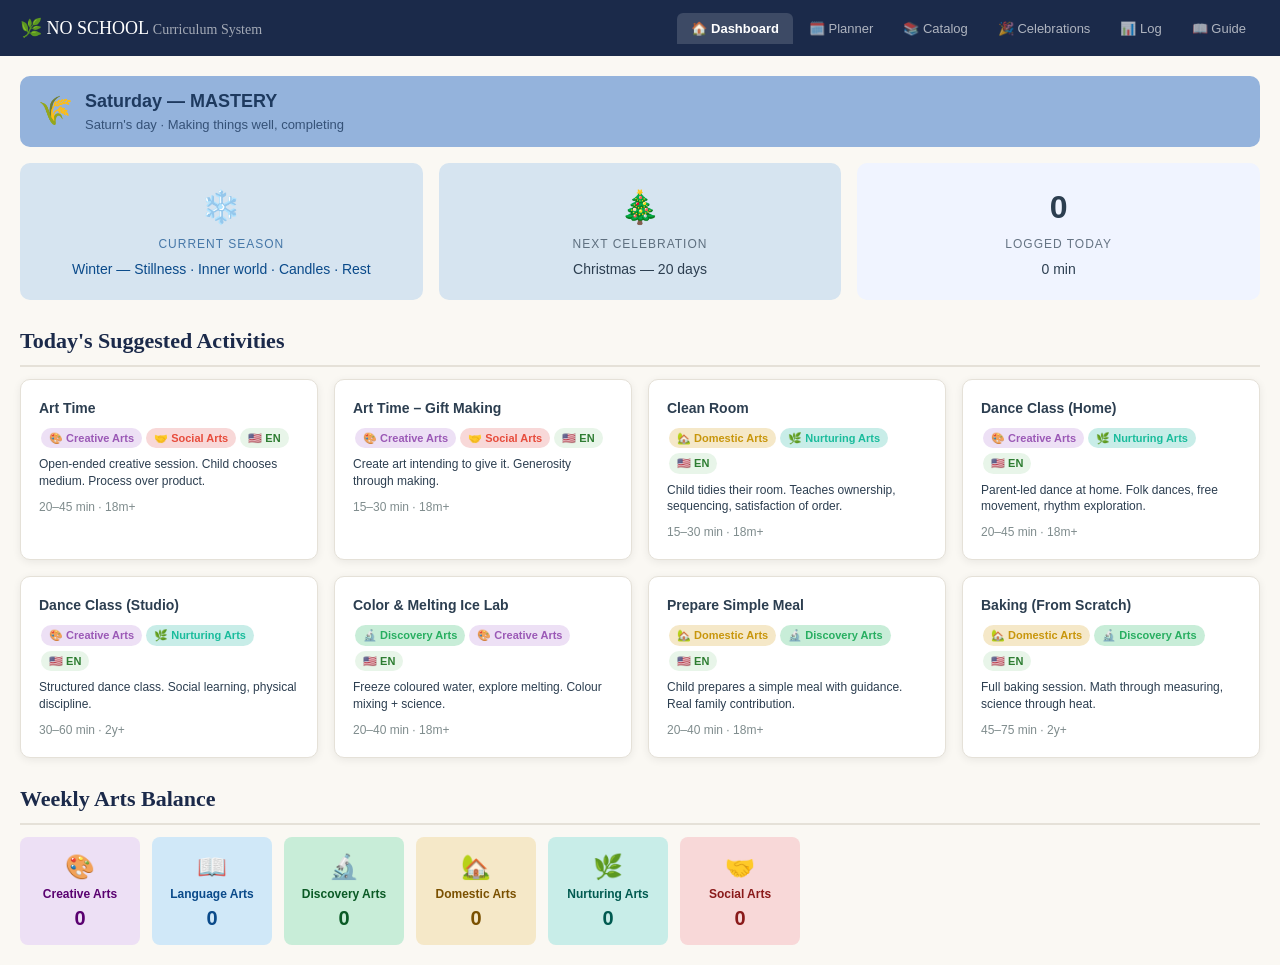
<file: noschool/index.html>
<!DOCTYPE html>
<html lang="en">
<head>
<meta charset="UTF-8">
<meta name="viewport" content="width=device-width,initial-scale=1.0">
<title>NO SCHOOL — Curriculum System</title>
<style>
:root{--bg:#FAF8F3;--surface:#fff;--primary:#1B2A4A;--text:#2C3E50;--muted:#7F8C8D;--border:#E5E1D8;--radius:10px;--shadow:0 2px 8px rgba(0,0,0,.07);
--creative:#9B59B6;--creativeBg:#EDE0F5;--language:#2980B9;--languageBg:#D0E8F8;--discovery:#27AE60;--discoveryBg:#C8EDD8;--domestic:#C8960C;--domesticBg:#F5E8C8;--nurturing:#1ABC9C;--nurturingBg:#C8EDE8;--social:#E74C3C;--socialBg:#F8D8D8;
--mon:#5b21b6;--monBg:#ceb6fe;--tue:#7c2d12;--tueBg:#f8ae9d;--wed:#713f12;--wedBg:#f8e58c;--thu:#7c3a00;--thuBg:#fcc493;--fri:#14532d;--friBg:#94c8ab;--sat:#1e3a5f;--satBg:#94b3dc;--sun:#4b5563;--sunBg:#ffffff}
*{margin:0;padding:0;box-sizing:border-box}
body{font-family:-apple-system,BlinkMacSystemFont,'Segoe UI',Roboto,sans-serif;background:var(--bg);color:var(--text);line-height:1.5}
header{background:var(--primary);color:#fff;padding:0 20px;display:flex;align-items:center;gap:10px;height:56px;position:sticky;top:0;z-index:100}
header h1{font-family:Georgia,serif;font-size:18px;font-weight:400;white-space:nowrap;margin-right:auto}
header h1 em{font-style:normal;opacity:.6;font-size:14px}
nav{display:flex;gap:2px}
nav button{background:none;border:none;color:rgba(255,255,255,.65);font-size:13px;padding:8px 14px;cursor:pointer;border-radius:6px 6px 0 0;transition:.2s}
nav button:hover{color:#fff;background:rgba(255,255,255,.1)}
nav button.active{color:#fff;background:rgba(255,255,255,.15);font-weight:600}
main{max-width:1400px;margin:0 auto;padding:20px}
.view{display:none}.view.active{display:block}
.cards{display:grid;gap:16px}
.cards-2{grid-template-columns:repeat(auto-fill,minmax(340px,1fr))}
.cards-3{grid-template-columns:repeat(auto-fill,minmax(280px,1fr))}
.card{background:var(--surface);border-radius:var(--radius);padding:18px;box-shadow:var(--shadow);border:1px solid var(--border)}
.card h3{font-size:15px;margin-bottom:6px}
.card p{font-size:13px;color:var(--muted)}
.badge{display:inline-block;font-size:11px;padding:2px 8px;border-radius:12px;font-weight:600;margin:2px}
.badge-creative{background:var(--creativeBg);color:var(--creative)}
.badge-language{background:var(--languageBg);color:var(--language)}
.badge-discovery{background:var(--discoveryBg);color:var(--discovery)}
.badge-domestic{background:var(--domesticBg);color:var(--domestic)}
.badge-nurturing{background:var(--nurturingBg);color:var(--nurturing)}
.badge-social{background:var(--socialBg);color:var(--social)}
.badge-season{background:#F0F0F0;color:#555}
.badge-lang{background:#E8F5E9;color:#2E7D32}
.badge-festival{background:#FFF3E0;color:#E65100}
.section-title{font-family:Georgia,serif;font-size:22px;color:var(--primary);margin:24px 0 12px;padding-bottom:8px;border-bottom:2px solid var(--border)}
.section-title:first-child{margin-top:0}
.virtue-banner{padding:12px 18px;border-radius:var(--radius);margin-bottom:16px;display:flex;align-items:center;gap:12px}
.virtue-banner .emoji{font-size:28px}
.virtue-banner .info h2{font-size:18px;margin:0}.virtue-banner .info p{font-size:13px;opacity:.8;margin:0}
.dash-grid{display:grid;grid-template-columns:1fr 1fr 1fr;gap:16px;margin-bottom:20px}
.dash-card{padding:20px;border-radius:var(--radius);text-align:center}
.dash-card .big{font-size:32px;font-weight:700;margin-bottom:4px}
.dash-card .label{font-size:12px;text-transform:uppercase;letter-spacing:1px;opacity:.7}
.dash-card .sub{font-size:14px;margin-top:6px}
.filters{display:flex;flex-wrap:wrap;gap:6px;margin-bottom:16px;align-items:center}
.filters input[type=text]{padding:8px 14px;border:1px solid var(--border);border-radius:20px;font-size:13px;width:220px;background:var(--surface)}
.filter-btn{padding:5px 12px;border:1px solid var(--border);border-radius:16px;background:var(--surface);font-size:12px;cursor:pointer;transition:.2s}
.filter-btn:hover{border-color:var(--primary)}
.filter-btn.active{background:var(--primary);color:#fff;border-color:var(--primary)}
.act-card{cursor:pointer;transition:.2s;position:relative}
.act-card:hover{transform:translateY(-2px);box-shadow:0 4px 16px rgba(0,0,0,.1)}
.act-card .name{font-weight:600;font-size:14px;margin-bottom:6px}
.act-card .meta{font-size:12px;color:var(--muted);margin-top:8px}
.act-card .desc{font-size:12px;color:var(--text);margin-top:6px;line-height:1.4}
.planner-grid{display:grid;grid-template-columns:90px 160px repeat(7,1fr);gap:1px;background:var(--border);border-radius:var(--radius);overflow:hidden;font-size:12px}
.planner-grid>div{background:var(--surface);padding:6px 8px;min-height:42px;display:flex;align-items:flex-start}
.planner-hdr{background:var(--primary)!important;color:inherit;font-weight:600;justify-content:center;text-align:center;flex-direction:column;padding:8px 4px!important;min-height:52px!important}
.planner-time{background:#EDF2F7!important;font-weight:600;color:var(--primary);font-size:11px;justify-content:center}
.planner-label{background:#EDF2F7!important;font-size:11px;color:#555;flex-direction:column}
.planner-cell{cursor:pointer;font-size:11px;transition:.15s;position:relative}
.planner-cell:hover{filter:brightness(.95)}
.planner-cell.has-activity{font-weight:500}
.week-nav{display:flex;align-items:center;gap:12px;margin-bottom:16px}
.week-nav button{padding:6px 14px;border:1px solid var(--border);border-radius:6px;background:var(--surface);cursor:pointer;font-size:13px}
.week-nav button:hover{background:var(--primary);color:#fff}
.week-nav .week-label{font-family:Georgia,serif;font-size:18px;color:var(--primary)}
.festival-card{border-left:4px solid}
.festival-card .fest-name{font-size:16px;font-weight:700;margin-bottom:4px}
.festival-card .fest-theme{font-size:13px;font-style:italic;color:var(--muted);margin-bottom:8px}
.festival-card .fest-acts{font-size:12px;line-height:1.6}
.season-section{margin-bottom:28px}
.season-hdr{font-family:Georgia,serif;font-size:18px;padding:8px 16px;border-radius:var(--radius);margin-bottom:12px;font-weight:600}
.log-form{display:grid;grid-template-columns:repeat(auto-fill,minmax(180px,1fr));gap:10px;padding:16px;background:var(--surface);border-radius:var(--radius);box-shadow:var(--shadow);margin-bottom:20px}
.log-form label{font-size:12px;font-weight:600;color:var(--muted);display:flex;flex-direction:column;gap:4px}
.log-form input,.log-form select{padding:8px;border:1px solid var(--border);border-radius:6px;font-size:13px}
.log-form button{grid-column:1/-1;padding:10px;background:var(--primary);color:#fff;border:none;border-radius:6px;font-size:14px;cursor:pointer}
.log-form button:hover{opacity:.9}
.log-table{width:100%;border-collapse:collapse;font-size:12px;background:var(--surface);border-radius:var(--radius);overflow:hidden;box-shadow:var(--shadow)}
.log-table th{background:var(--primary);color:#fff;padding:10px 8px;text-align:left;font-weight:600}
.log-table td{padding:8px;border-bottom:1px solid var(--border)}
.log-table tr:nth-child(even){background:#FAFAFA}
.tx-summary{margin-top:24px}
.tx-row{display:grid;grid-template-columns:240px 180px 1fr;gap:8px;padding:8px 12px;border-radius:6px;margin-bottom:4px;font-size:13px;align-items:center}
.tx-row.hdr{background:var(--primary);color:#fff;font-weight:600}
.modal-overlay{position:fixed;inset:0;background:rgba(0,0,0,.4);z-index:200;display:none;align-items:center;justify-content:center;padding:20px}
.modal-overlay.open{display:flex}
.modal{background:var(--surface);border-radius:var(--radius);max-width:600px;width:100%;max-height:80vh;overflow-y:auto;padding:24px;position:relative}
.modal .close{position:absolute;top:12px;right:16px;font-size:20px;cursor:pointer;color:var(--muted);background:none;border:none}
.modal h2{font-family:Georgia,serif;font-size:20px;margin-bottom:4px}
.modal .modal-badges{margin:8px 0 12px}
.modal .detail-grid{display:grid;grid-template-columns:1fr 1fr;gap:8px;margin:12px 0}
.modal .detail-item{font-size:13px}.modal .detail-item strong{display:block;font-size:11px;color:var(--muted);margin-bottom:2px}
.modal .materials{background:#F9F9F5;padding:12px;border-radius:8px;margin:12px 0;font-size:13px}
.modal .materials h4{font-size:12px;color:var(--muted);margin-bottom:4px}
.modal .log-btn{display:inline-block;padding:8px 20px;background:var(--primary);color:#fff;border:none;border-radius:6px;cursor:pointer;margin-top:12px;font-size:13px}
.pick-overlay{position:fixed;inset:0;background:rgba(0,0,0,.3);z-index:200;display:none;align-items:flex-start;justify-content:center;padding:60px 20px}
.pick-overlay.open{display:flex}
.pick-modal{background:var(--surface);border-radius:var(--radius);max-width:500px;width:100%;max-height:70vh;overflow-y:auto;padding:20px}
.pick-modal input{width:100%;padding:10px;border:1px solid var(--border);border-radius:8px;font-size:14px;margin-bottom:12px}
.pick-item{padding:8px 12px;cursor:pointer;border-radius:6px;font-size:13px;display:flex;justify-content:space-between;align-items:center}
.pick-item:hover{background:var(--bg)}
.pick-item .pick-art{font-size:11px;opacity:.7}
.empty-state{text-align:center;padding:40px;color:var(--muted);font-size:14px}
@media(max-width:768px){.dash-grid{grid-template-columns:1fr}.planner-grid{font-size:10px}nav button{font-size:11px;padding:6px 8px}.cards-3{grid-template-columns:1fr}}
/* Art tabs */
.cat-tabs{display:flex;gap:0;border-bottom:2px solid var(--border);overflow-x:auto;margin-bottom:0;scrollbar-width:none}
.cat-tabs::-webkit-scrollbar{display:none}
.cat-tab{padding:9px 16px;border:none;border-bottom:3px solid transparent;margin-bottom:-2px;background:none;font-size:13px;cursor:pointer;color:var(--muted);white-space:nowrap;transition:.2s;font-family:inherit}
.cat-tab:hover{color:var(--primary);background:rgba(0,0,0,.03)}
.cat-tab.active{color:var(--primary);font-weight:600;border-bottom-color:var(--primary)}
/* Catalog table */
.cat-table{width:100%;border-collapse:collapse;font-size:13px;background:var(--surface);border-radius:var(--radius);overflow:hidden;box-shadow:var(--shadow)}
.cat-table th{background:var(--primary);color:#fff;padding:10px 12px;text-align:left;font-weight:600;font-size:12px;white-space:nowrap;cursor:pointer;user-select:none}
.cat-table th:hover{background:#253d6e}
.cat-table td{padding:9px 12px;border-bottom:1px solid var(--border);vertical-align:middle}
.cat-table tr:nth-child(even) td{background:#FAFAF8}
.cat-table tr:hover td{background:#F0F0EB}
.act-name-link{font-weight:600;cursor:pointer;color:var(--primary);text-decoration:none}
.act-name-link:hover{text-decoration:underline}
/* View toggle */
.view-toggle{display:flex;border:1px solid var(--border);border-radius:8px;overflow:hidden}
.view-toggle button{padding:6px 14px;border:none;background:var(--surface);font-size:13px;cursor:pointer;transition:.15s;font-family:inherit}
.view-toggle button.active{background:var(--primary);color:#fff}
/* Add/Edit activity form */
.act-form{display:grid;grid-template-columns:1fr 1fr;gap:12px;margin-top:14px}
.act-form label{font-size:12px;font-weight:600;color:var(--muted);display:flex;flex-direction:column;gap:4px}
.act-form input,.act-form select,.act-form textarea{padding:8px;border:1px solid var(--border);border-radius:6px;font-size:13px;font-family:inherit;background:var(--surface)}
.act-form textarea{resize:vertical;min-height:64px}
.act-form .full{grid-column:1/-1}
.act-form .form-btns{grid-column:1/-1;display:flex;gap:8px;justify-content:flex-end;margin-top:4px;padding-top:12px;border-top:1px solid var(--border)}
/* Custom badge + row action buttons */
.badge-custom{background:#EDE9FF;color:#5B21B6}
.act-edit-btn{padding:4px 9px;border:1px solid var(--border);border-radius:4px;background:var(--surface);font-size:11px;cursor:pointer;transition:.15s}
.act-edit-btn:hover{background:var(--primary);color:#fff;border-color:var(--primary)}
.act-del-btn{padding:4px 9px;border:1px solid #FCA5A5;border-radius:4px;background:#FEF2F2;color:#DC2626;font-size:11px;cursor:pointer;transition:.15s}
.act-del-btn:hover{background:#DC2626;color:#fff}
</style>
</head>
<body>
<header>
<h1>🌿 NO SCHOOL <em>Curriculum System</em></h1>
<nav>
<button class="active" onclick="switchView('dashboard')">🏠 Dashboard</button>
<button onclick="switchView('planner')">🗓️ Planner</button>
<button onclick="switchView('catalog')">📚 Catalog</button>
<button onclick="switchView('festivals')">🎉 Celebrations</button>
<button onclick="switchView('log')">📊 Log</button>
<button onclick="switchView('guide')">📖 Guide</button>
</nav>
</header>
<main>
<section id="view-dashboard" class="view active"></section>
<section id="view-planner" class="view"></section>
<section id="view-catalog" class="view"></section>
<section id="view-festivals" class="view"></section>
<section id="view-log" class="view"></section>
</main>
<section id="view-guide" class="view"></section>
<div id="modal-overlay" class="modal-overlay" onclick="if(event.target===this)closeModal()"><div class="modal" id="modal-content"></div></div>
<div id="pick-overlay" class="pick-overlay" onclick="if(event.target===this)closePick()"><div class="pick-modal" id="pick-content"></div></div>

<script>
const ARTS={
"Creative Arts":{emoji:"🎨",color:"#9B59B6",bg:"#EDE0F5",fg:"#5A0070",cls:"creative"},
"Language Arts":{emoji:"📖",color:"#2980B9",bg:"#D0E8F8",fg:"#0A4A8A",cls:"language"},
"Discovery Arts":{emoji:"🔬",color:"#27AE60",bg:"#C8EDD8",fg:"#0A5A25",cls:"discovery"},
"Domestic Arts":{emoji:"🏡",color:"#C8960C",bg:"#F5E8C8",fg:"#7A5000",cls:"domestic"},
"Nurturing Arts":{emoji:"🌿",color:"#1ABC9C",bg:"#C8EDE8",fg:"#005A50",cls:"nurturing"},
"Social Arts":{emoji:"🤝",color:"#E74C3C",bg:"#F8D8D8",fg:"#8A1A1A",cls:"social"}
};
const VIRTUES=[
{day:"Monday",god:"Luna",emoji:"🌙",virtue:"NURTURE",spirit:"Tenderness, care, feeling at home",color:"#5b21b6",bg:"#ceb6fe",subs:"Care & Nurture · Emotional Awareness · Home & Belonging",waldorf:"Water, inner life, lullabies, soft colours, moon rhythms",priArt:"Nurturing Arts",secArt:"Domestic Arts"},
{day:"Tuesday",god:"Mars",emoji:"⚔️",virtue:"VIGOR",spirit:"Strength, courage, trying hard things",color:"#7c2d12",bg:"#f8ae9d",subs:"Strength & Movement · Courage & Will · Agency & Action",waldorf:"Fire, will forces, drumbeat, red and orange, bodily challenge",priArt:"Nurturing Arts",secArt:"Social Arts"},
{day:"Wednesday",god:"Mercury",emoji:"🪶",virtue:"EXPRESSION",spirit:"Language as play, curiosity as gift",color:"#713f12",bg:"#f8e58c",subs:"Language & Expression · Patterns & Thinking · Curiosity & Exchange",waldorf:"Air, quicksilver movement, bilingual songs, mark-making, oral stories",priArt:"Language Arts",secArt:"Discovery Arts"},
{day:"Thursday",god:"Jupiter",emoji:"⚡",virtue:"WISDOM",spirit:"Discovery, awe, asking why",color:"#7c3a00",bg:"#fcc493",subs:"Exploration & Growth · Wisdom & Story · Generosity & Trust",waldorf:"Earth and sky, nature study, observation, virtue fables, counting stones",priArt:"Discovery Arts",secArt:"Language Arts"},
{day:"Friday",god:"Venus",emoji:"🌹",virtue:"BEAUTY",spirit:"Creativity, sensory joy, love",color:"#14532d",bg:"#94c8ab",subs:"Beauty & Artistry · Relationship & Harmony · Joy & Sensory Pleasure",waldorf:"Form and colour, wet-on-wet painting, beeswax, music, love for the world",priArt:"Creative Arts",secArt:"Social Arts"},
{day:"Saturday",god:"Saturn",emoji:"🌾",virtue:"MASTERY",spirit:"Making things well, completing",color:"#1e3a5f",bg:"#94b3dc",subs:"Responsibility & Stewardship · Making & Mastery · Order & Completion",waldorf:"Earth, root vegetables, grain, practical tasks, seasonal rhythm",priArt:"Domestic Arts",secArt:"Creative Arts"},
{day:"Sunday",god:"Sol",emoji:"☀️",virtue:"WHOLENESS",spirit:"Rest, family, gratitude",color:"#4b5563",bg:"#ffffff",subs:"Vitality & Wholeness · Identity & Meaning · Integration & Presence",waldorf:"Warmth, gold and light, the full exhale, celebration, rest",priArt:"Nurturing Arts",secArt:"Social Arts"}
];
const DEFAULT_TIME_BLOCKS=[
["7:00–7:30","🌅 Morning Waking","IN — gentle"],
["7:30–8:15","🥣 Breakfast & Care","IN — nourish"],
["8:15–8:45","⭕ Morning Circle","OUT — open"],
["8:45–10:00","🌿 Morning Outdoor","OUT — expand"],
["10:00–10:30","🍎 Snack & Rest","IN — restore"],
["10:30–11:15","✨ Main Activity","IN — focus"],
["11:15–12:00","🏠 Practical Life","IN — real work"],
["12:00–12:45","🍽️ Lunch","IN — nourish"],
["12:45–14:30","😴 Nap / Rest","✦ DEEP REST"],
["14:30–15:00","📖 Story Time","IN — imagine"],
["15:00–16:00","🌤️ Afternoon Outdoor","OUT — expand"],
["16:00–16:30","🎯 Creative / Sensory","IN — explore"],
["16:30–17:00","🗣️ Language & Reading","IN — express"],
["17:00–17:30","🍳 Evening Practical","IN — real work"],
["17:30–18:30","🍽️ Dinner","IN — nourish"],
["18:30–19:00","🛁 Bath & Care","IN — cleanse"],
["19:00–19:30","🌙 Bedtime Story","IN — sleep"]
];
let FESTIVALS=[
{name:"New Year's",emoji:"🎆",season:"Winter",window:"Dec 29 – Jan 5",month:1,day:1,virtue:"WHOLENESS",arts:"Creative · Social · Nurturing",theme:"Reflection, renewal, threshold, light in darkness",note:"Candles, star charts, resetting the nature table. A Waldorf 'journey of the soul' story.",acts:"Candle & star ceremony · Year-in-review collage · New Year songs (3 languages) · Intention drawing"},
{name:"Valentine's Day",emoji:"💝",season:"Winter",window:"Feb 10–14",month:2,day:14,virtue:"BEAUTY",arts:"Creative · Social",theme:"Love for family, handmade gifts, gratitude for loved ones",note:"Not commercial — focused on giving love through making. Cards by hand, flowers picked, food prepared as love.",acts:"Handmade cards for family · Heart beeswax cookies · Rose petal sensory play · Love songs (EN/TR/IT)"},
{name:"St. Patrick's Day",emoji:"🍀",season:"Winter",window:"Mar 14–17",month:3,day:17,virtue:"VIGOR",arts:"Discovery · Creative",theme:"Celtic spring beginning, green nature, the land waking up",note:"Celtic origin: early spring and the greening of the earth. Shamrocks, rainbows as light phenomena.",acts:"Rainbow colour mixing · Shamrock nature crown · Green sensory bin · Celtic folk songs"},
{name:"Pi Day",emoji:"🔵",season:"Winter",window:"Mar 14",month:3,day:14,virtue:"WISDOM",arts:"Discovery · Domestic",theme:"Circles everywhere — mathematics as wonder, pie!",note:"Rolling wheels, round faces, coins, oranges. Celebrate with pie!",acts:"Circle tracing & rolling · Pie baking together · Sphere & wheel play · Count circles in the home"},
{name:"Spring Equinox",emoji:"⚖️",season:"Spring",window:"Mar 18–24",month:3,day:20,virtue:"WISDOM",arts:"Discovery · Creative",theme:"Balance of day and night, the world waking up",note:"Waldorf spring festival. Nature table renewed: green cloth, seeds, blossoms, beeswax eggs.",acts:"Balance scales · Spring nature table renewal · Day/night experiment · First barefoot walk · Plant first seeds"},
{name:"Easter",emoji:"🥚",season:"Spring",window:"Apr 5, 2026",month:4,day:5,virtue:"BEAUTY",arts:"Creative · Domestic · Discovery",theme:"New life, emergence, spring symbols, transformation",note:"Caterpillar to butterfly, seed to sprout, egg to chick. Natural dyeing, beeswax egg making.",acts:"Natural egg dyeing · Beeswax egg making · Garden egg hunt · Spring nest weaving · Easter bread"},
{name:"Earth Day",emoji:"🌍",season:"Spring",window:"Apr 20–26",month:4,day:22,virtue:"MASTERY",arts:"Discovery · Domestic · Social",theme:"Stewardship of the living earth, environmental love",note:"Planting trees, studying soil, cleaning a local space, learning 5 new plants.",acts:"Tree/seed planting · Nature clean-up walk · Worm & soil study · Compost making"},
{name:"Mother's Day",emoji:"💐",season:"Spring",window:"2nd Sunday May",month:5,day:10,virtue:"NURTURE",arts:"Creative · Social · Domestic",theme:"Gratitude for those who nurture us, celebrating care",note:"Gift-making from the heart. Handprint gifts, flower garlands, breakfast prepared.",acts:"Handprint gift for Mama · Cards in 3 languages · Flower arrangement · Breakfast preparation"},
{name:"Father's Day",emoji:"⛳",season:"Spring",window:"3rd Sunday June",month:6,day:21,virtue:"VIGOR",arts:"Nurturing · Social · Creative",theme:"Strength, adventure, father-child bond",note:"Mars/vigor energy. Outdoor adventure, building together, physical play.",acts:"Outdoor adventure with Papa · Father's Day card · Building project · Sports & movement"},
{name:"Summer Solstice",emoji:"🌞",season:"Summer",window:"Jun 17–21",month:6,day:20,virtue:"WHOLENESS",arts:"Creative · Nurturing · Discovery",theme:"Longest day, sun at peak, abundance and celebration",note:"Waldorf midsummer: flower crowns, sun observing, outdoor feasting.",acts:"Shadow & sun tracking · Flower crown making · Solstice sun painting · Sunset celebration"},
{name:"4th of July",emoji:"🇺🇸",season:"Summer",window:"Jul 1–6",month:7,day:4,virtue:"VIGOR",arts:"Creative · Social · Discovery",theme:"Community, celebration, freedom, fireworks as stars",note:"Light, community, gratitude for the land. Stargazing as natural fireworks.",acts:"Red-white-blue colour mixing · Stargazing · Homemade parade instruments · Patriotic songs"},
{name:"Camping & Stargazing",emoji:"🏕️",season:"Summer",window:"August (1 week)",month:8,day:15,virtue:"WISDOM",arts:"Discovery · Nurturing · Domestic",theme:"Wild nature, night sky, fire, wilderness, outdoor living",note:"Night sky study, campfire cooking, nature journaling, sleeping outside.",acts:"Constellation stories · Campfire cooking · Nature journal by firelight · Night sounds listening"},
{name:"Fall Equinox",emoji:"🍁",season:"Autumn",window:"Sep 19–25",month:9,day:22,virtue:"WISDOM",arts:"Discovery · Creative · Domestic",theme:"Harvest begins, balance returns, leaves turning",note:"Waldorf Michaelmas nearby. Courage of harvest, entering the dark half of the year.",acts:"Leaf collection & pressing · Harvest balance scales · Autumn nature table · First soup of season"},
{name:"Halloween / Samhain",emoji:"🎃",season:"Autumn",window:"Oct 27 – Nov 2",month:10,day:31,virtue:"WHOLENESS",arts:"Creative · Language · Social",theme:"Celtic ancestral tradition, nature's beautiful darkness",note:"Samhain — Celtic new year. Ancestors, lantern-making, storytelling. No commercial horror.",acts:"Ancestor story night · Celtic dusk walk · Lantern making · Autumn sensory bin"},
{name:"Thanksgiving",emoji:"🦃",season:"Autumn",window:"4th Thursday Nov",month:11,day:26,virtue:"WHOLENESS",arts:"Social · Domestic · Creative",theme:"Gratitude, harvest abundance, family, giving back",note:"Full week of noticing what we have. Community giving, food preparation, gratitude tree.",acts:"Gratitude tree craft · Feast preparation · Gratitude journal · Community giving"},
{name:"Christmas",emoji:"🎄",season:"Winter",window:"Dec 15–25",month:12,day:25,virtue:"BEAUTY",arts:"Creative · Domestic · Social",theme:"Light in darkness, making and gifting, warmth and wonder",note:"Waldorf Advent: four candles, spiral walk, handmade gifts. Salt dough ornaments begin Dec 1.",acts:"Salt dough ornaments (start Dec 1) · Natural gift wrapping · Solstice candle ceremony · Holiday baking · Handmade cards"}
];
const SEASONS=[
{name:"Spring",emoji:"🌱",months:[3,4,5],bg:"#C8EDD8",fg:"#0A5A25",theme:"Awakening · Growth · Light returning"},
{name:"Summer",emoji:"☀️",months:[6,7,8],bg:"#FFF5C0",fg:"#7A5000",theme:"Abundance · Outdoor freedom · Long light"},
{name:"Autumn",emoji:"🍂",months:[9,10,11],bg:"#FDEBD0",fg:"#7A3000",theme:"Gathering in · Warmth · Storytelling"},
{name:"Winter",emoji:"❄️",months:[12,1,2],bg:"#D6E4F0",fg:"#0A4A8A",theme:"Stillness · Inner world · Candles · Rest"}
];

const A=[
// [name, art, arts2, virtue, disc, age, seasons, festival, lang, setup,min,max,cleanup, matMin, matOpt, desc, target]
["Body Scan Meditation","Nurturing Arts","Social Arts","NURTURE","Health Ed · SEL","18m+","All","","EN",2,5,10,0,"Calm room · parent voice","Soft music · yoga mat","Guided body awareness building emotional regulation",1],
["Body Scan Meditation (TR)","Nurturing Arts","Social Arts","NURTURE","Health Ed · Turkish LA","18m+","All","","TR",2,5,10,0,"Calm room · parent voice in TR","Soft music","Same body scan delivered in Turkish",1],
["Home Connection Ritual","Nurturing Arts","Social Arts","NURTURE","SEL · Family Studies","18m+","All","","EN",10,15,25,5,"Beverage each · outdoor access","Small blanket · nature basket","Slow relational ritual: sit outdoors, observe nature, talk",1],
["Art Time","Creative Arts","Social Arts","BEAUTY","Visual Arts · Creativity","18m+","All","","EN",5,20,45,10,"Paper · 1-3 art tools","Table cover · smock · varied media","Open-ended creative session. Child chooses medium. Process over product.",2],
["Art Time – Gift Making","Creative Arts","Social Arts","BEAUTY","Visual Arts · Life Skills","18m+","All","","EN",5,15,30,5,"Paper · art tools","Stickers · envelope","Create art intending to give it. Generosity through making.",1],
["Clean Room","Domestic Arts","Nurturing Arts","MASTERY","Life Skills · Family Studies","18m+","All","","EN",2,15,30,0,"Child-sized tools · bins","Music for motivation","Child tidies their room. Teaches ownership, sequencing, satisfaction of order.",2],
["Climbing Wall","Nurturing Arts","Social Arts","VIGOR","Motor Dev · PE","2y+","All","","EN",10,30,60,5,"Climbing wall · crash pads","Chalk (5y+) · timer","Vertical climbing: grip strength, core stability, courageous problem-solving",2],
["Dance Class (Home)","Creative Arts","Nurturing Arts","BEAUTY","Dance · Motor Dev","18m+","All","","EN",5,20,45,0,"Open floor · music","Scarves · ribbons","Parent-led dance at home. Folk dances, free movement, rhythm exploration.",2],
["Dance Class (Studio)","Creative Arts","Nurturing Arts","BEAUTY","Dance · Motor Dev","2y+","All","","EN",15,30,60,10,"Studio enrollment","Dance shoes","Structured dance class. Social learning, physical discipline.",1],
["Sensory Bin Exploration","Discovery Arts","Nurturing Arts","WISDOM","Life Sciences · Scientific Inquiry","18m+","All","","EN",10,20,40,10,"Large bin · seasonal filler","Water mat · smock","Open seasonal sensory bin exploration. Tactile, focus, scientific curiosity.",3],
["Color & Melting Ice Lab","Discovery Arts","Creative Arts","WISDOM","Physical Science · Inquiry","18m+","All","","EN",15,20,40,10,"Ice · liquid watercolours · tray","Salt · droppers","Freeze coloured water, explore melting. Colour mixing + science.",1],
["Creating & Melting Ice","Discovery Arts","","WISDOM","Physical Science","18m+","Winter","","EN",10,15,30,5,"Water · freezer · tray","Food colouring · moulds","States of matter through ice making, observation, and melting.",1],
["Prepare Simple Meal","Domestic Arts","Discovery Arts","MASTERY","Life Skills · Math","18m+","All","","EN",10,20,40,10,"Ingredients · child tools","Recipe card · apron","Child prepares a simple meal with guidance. Real family contribution.",2],
["Baking (From Scratch)","Domestic Arts","Discovery Arts","MASTERY","Life Skills · Physical Science · Math","2y+","All","","EN",15,45,75,15,"Flour · eggs · basics · bowl","Stand mixer · loaf tin","Full baking session. Math through measuring, science through heat.",1],
["Nature Walk","Discovery Arts","Nurturing Arts","WISDOM","Life Sciences · Earth Science","18m+","All","","EN",10,30,60,5,"Outdoor access · nature journal","Magnifying glass · collection bag","Intentional walk observing seasonal changes. World as classroom.",3],
["Stuffed Animal Care Clinic","Social Arts","Nurturing Arts","NURTURE","SEL · Health Ed","18m+","All","","EN",5,20,35,5,"Stuffed animals · toy doctor kit","Bandages","Caring for stuffed animals — practising empathy and nurturing.",3],
["Care for Indoor Plants","Domestic Arts","Discovery Arts","MASTERY","Life Sciences · Life Skills","18m+","All","","EN",5,10,20,5,"Watering can · plants","Misting spray · trowel","Weekly plant care routine. Builds responsibility.",3],
["Play-Dough","Discovery Arts","Creative Arts","BEAUTY","Physical Science · Visual Arts","18m+","All","","EN",5,20,45,10,"Play-dough · mat","Cutters · rollers","Open-ended play-dough. Fine motor, sensory, creative, scientific.",3],
["Yoga & Mindful Movement","Nurturing Arts","Creative Arts","NURTURE","Personal Wellness · Motor Dev","18m+","All","","EN",5,15,30,0,"Yoga mat or rug","Blocks · music","Toddler yoga with animal poses named in a story.",2],
["Walk to Local Cafe","Nurturing Arts","Social Arts","NURTURE","Family Studies · Geography","18m+","All","","EN",10,30,60,5,"Outdoor access","Stroller · nature bag","Community outing building routine, place attachment, social observation.",2],
["Self-Care & Grooming","Nurturing Arts","","NURTURE","Personal Wellness · Life Skills","18m+","All","","EN",5,15,25,0,"Wash basin · toothbrush · comb","Mirror · natural soap","Self-care routine: tooth brushing, face washing, hair, dressing.",2],
["Community Service","Social Arts","Domestic Arts","WHOLENESS","Civics · SEL","2y+","All","","EN",15,30,60,10,"Depends on activity","Donation bag · gloves","Age-appropriate community contribution: donating, cleaning, baking for others.",1],
["New Place Discovery","Discovery Arts","Nurturing Arts","WISDOM","Geography · Earth Science","18m+","All","","EN",15,45,90,10,"Outdoor access · water","Camera · nature journal","Explore a new outdoor location each time. Novel environments accelerate learning.",1],
["Opposites Exploration","Language Arts","Discovery Arts","EXPRESSION","Literacy EN · Inquiry","18m+","All","","EN",5,15,30,5,"Objects showing opposites","Picture cards","Explore opposite concepts through real objects. Language + logic.",2],
["Opposites Exploration (TR)","Language Arts","Discovery Arts","EXPRESSION","Literacy TR · Inquiry","18m+","All","","TR",5,15,30,5,"Same objects","TR picture cards","Same opposites exploration in Turkish.",2],
["Music Lesson","Creative Arts","Language Arts","BEAUTY","Music · Motor Dev","2y+","All","","EN",10,30,45,5,"Instrument · teacher","Sheet music","Structured music lesson: Suzuki, Orff or similar.",1],
["Music Jam Session","Creative Arts","Social Arts","BEAUTY","Music · Collaboration","18m+","All","","EN",5,20,45,5,"Any instruments","Drums · shakers · xylophone","Free improvised music making. Joy, rhythm, creative expression.",2],
["Park – Free Play & Climbing","Nurturing Arts","Social Arts","VIGOR","Motor Dev · PE · SEL","18m+","All","","EN",10,45,90,5,"Park access","Snack · water · ball","Unstructured outdoor playground play. Social, gross motor, freedom.",3],
["Bubble Play","Discovery Arts","Nurturing Arts","WISDOM","Physical Science · Motor Dev","18m+","All","","EN",5,15,30,5,"Bubble solution · wands","Giant wand","Surface tension, spheres, light refraction, and pure joy.",2],
["Turkish Podcast","Language Arts","Nurturing Arts","EXPRESSION","Turkish LA · Listening","18m+","All","","TR",2,10,25,0,"Turkish audio content","Headphones · cosy space","Passive Turkish exposure through age-appropriate audio.",2],
["Golf – Course","Nurturing Arts","Social Arts","VIGOR","PE · Spatial Reasoning","2y+","All","","EN",20,60,120,10,"Course access · child clubs","Sun protection","On-course golf. Spatial reasoning, patience, focus.",1],
["Golf – Driving Range","Nurturing Arts","","VIGOR","PE · Hand-Eye Coordination","2y+","All","","EN",10,30,60,5,"Range access · child clubs","Tees","Driving range practice. Repetitive movement, force control, focus.",1],
["Science Book (EN)","Language Arts","Discovery Arts","WISDOM","Life Sciences · Reading EN","18m+","All","","EN",3,15,25,0,"Science picture book","Magnifying glass","Read a science book together, pause to observe real examples.",2],
["History Book (TR)","Language Arts","Social Arts","WISDOM","History · Reading TR","2y+","All","","TR",3,15,25,0,"Turkish history picture book","Globe or map","Shared reading of history/cultural picture book in Turkish.",1],
["History Book (EN)","Language Arts","Social Arts","WISDOM","History · Reading EN","2y+","All","","EN",3,15,25,0,"History picture book","Globe or map","Shared reading of history/cultural picture book in English.",1],
["Turkish Storytime + Chalk","Language Arts","Creative Arts","EXPRESSION","Turkish LA · Visual Arts","18m+","All","","TR",5,20,35,5,"Turkish storybook · chalk","Chalk pastels","Turkish story while child draws chalk illustrations simultaneously.",2],
["Unpack Groceries","Domestic Arts","Discovery Arts","MASTERY","Life Skills · Math","18m+","All","","EN",5,15,30,0,"Grocery bags · kitchen","Sorting bins","Unpack, categorise, store groceries. Classification and practical maths.",1],
["Redecorate Room","Creative Arts","Domestic Arts","BEAUTY","Visual Arts · Spatial Reasoning","2y+","All","","EN",15,30,60,10,"Room items · art materials","Seasonal cloth","Child-led room redecoration with seasonal touches.",1],
["Target & Skill Play","Discovery Arts","Social Arts","WISDOM","Data Analysis · Motor Dev","2y+","All","","EN",5,15,45,5,"Soft balls · tape targets","Laundry basket · score tracker","Throwing, rolling, aiming. Spatial reasoning and turn-taking.",2],
["Meal with Friends","Social Arts","Nurturing Arts","WHOLENESS","Family Studies · SEL","18m+","All","","EN",20,60,120,15,"Meal · welcoming space","Games","Shared meal/playdate. Social negotiation, community bonds.",1],
["Family Conversation","Social Arts","Language Arts","WHOLENESS","Family Studies · Speaking","18m+","All","","EN",5,15,30,0,"Phone/video or in-person","Photo album","Intentional conversation with extended family.",2],
["Dr. Appointment","Nurturing Arts","Social Arts","WHOLENESS","Health Ed · Life Skills","18m+","All","","EN",30,30,60,0,"Appointment · transport","Comfort toy · snack","Medical appointments. Body care vocabulary and self-advocacy.",1],
["Wet-on-Wet Watercolour","Creative Arts","Nurturing Arts","BEAUTY","Visual Arts · Creativity","18m+","All","","EN",10,20,40,10,"Watercolour paper · Stockmar paints","Natural brush · palette","Waldorf signature art: paint on pre-wetted paper. Pure colour exploration.",2],
["Beeswax Modelling","Creative Arts","Nurturing Arts","BEAUTY","Visual Arts · Motor Dev","18m+","All","","EN",5,15,35,5,"Beeswax blocks (Stockmar)","Seasonal moulds","Warm beeswax, model simple forms. Tactile, warming, fine motor.",2],
["Seasonal Nature Craft","Creative Arts","Domestic Arts","BEAUTY","Visual Arts · Life Sciences","18m+","All","","EN",10,25,50,10,"Seasonal natural materials · glue","String · natural dye","Season-specific craft with found materials. Crown, sun print, leaf mosaic.",2],
["Puppet Making & Play","Creative Arts","Language Arts","BEAUTY","Theatre · Speaking","2y+","All","","EN",15,30,60,10,"Wool · fabric · pegs or socks","Puppet theatre (box)","Make a puppet, then perform a story. Art + language + imagination.",1],
["Drawing with Beeswax Crayons","Creative Arts","Language Arts","BEAUTY","Visual Arts · Fine Motor","18m+","All","","EN",3,15,30,5,"Beeswax block crayons · paper","White candle for resist","Drawing with chunky beeswax crayons. Rich colour, creative expression.",3],
["Collage Making","Creative Arts","Discovery Arts","BEAUTY","Visual Arts · Creativity","18m+","All","","EN",10,20,40,10,"Nature finds · glue stick · card","Magazine cuts · tissue paper","Tear, arrange, glue. Composition, texture, fine motor.",2],
["Natural Dyeing","Creative Arts","Discovery Arts","BEAUTY","Visual Arts · Physical Science","2y+","Spring,Summer,Autumn","","EN",20,30,60,15,"Plants (onion/beet/turmeric) · fabric · pot","Gloves · mordant","Extract colour from plants to dye fabric. Art + chemistry + nature.",1],
["Chalk Outdoor Drawing","Creative Arts","Language Arts","BEAUTY","Visual Arts · Motor Dev","18m+","Spring,Summer,Autumn","","EN",2,20,45,5,"Chunky chalk · outdoor surface","Water · stencils","Large-scale free drawing outside. Big arm movements, easy cleanup.",3],
["Nature Table Renewal","Creative Arts","Discovery Arts","WHOLENESS","Visual Arts · Life Sciences","18m+","All","","EN",10,15,30,0,"Seasonal cloth · natural objects · candle","Small figures","Update the Waldorf nature table for the current season.",1],
["Italian Storytime","Language Arts","Creative Arts","EXPRESSION","Italian LA · Reading IT","18m+","All","","IT",3,15,25,0,"Italian picture book","Puppets","Shared reading in Italian. Slow, expressive, with pointing and repetition.",2],
["Italian Songs & Rhymes","Language Arts","Creative Arts","EXPRESSION","Italian LA · Music","18m+","All","","IT",2,10,20,0,"Italian songs playlist","Instrument","Sing Italian songs and rhymes daily. Melody is the fastest path to language.",3],
["Daily Reading Circle","Language Arts","Social Arts","EXPRESSION","Literacy EN · Reading","18m+","All","","EN",3,15,25,0,"2-3 picture books","Cosy reading corner","Consistent daily reading. Same books repeated. Foundational literacy.",3],
["Letter Shapes in Sand","Language Arts","Discovery Arts","EXPRESSION","Literacy · Pre-Writing","2y+","All","","EN",5,15,25,5,"Sand tray or play-dough","Wooden letter cards","Trace letter shapes in sand or dough. Full-body letter learning.",2],
["Rhymes & Poetry (EN)","Language Arts","Creative Arts","EXPRESSION","Literacy EN · Music","18m+","All","","EN",2,10,20,0,"Poem cards or memory","Action movements","Seasonal poems and finger rhymes. Phonological awareness and rhythm.",3],
["Rhymes & Poetry (TR)","Language Arts","Creative Arts","EXPRESSION","Literacy TR · Music","18m+","All","","TR",2,10,20,0,"Turkish poem cards","Action movements","Turkish rhymes and finger plays. Build Turkish phonology.",3],
["Bilingual Naming Walk","Language Arts","Discovery Arts","EXPRESSION","Literacy EN · TR · IT","18m+","All","","Multilingual",5,20,40,0,"Outdoor space","Notebook · language cards","Walk naming everything in 2-3 languages. Vocabulary in context.",2],
["Story Stones Play","Language Arts","Creative Arts","EXPRESSION","Theatre · Literacy · Creativity","18m+","All","","EN",20,20,40,5,"Smooth stones · paint","Story prompt cards","Paint images on stones, use to invent stories. Narrative + art.",1],
["Seed Germination Science","Discovery Arts","Domestic Arts","WISDOM","Life Sciences · Math","18m+","Spring,Summer","","EN",10,15,20,5,"Bean · cotton · glass jar","Magnifying glass · journal","Seed in jar by window. Watch daily root and shoot growth.",2],
["Counting & Patterns","Discovery Arts","Creative Arts","WISDOM","Foundational Math · Algebraic Thinking","18m+","All","","EN",5,15,30,5,"Stones · leaves · sticks","Sorting mat · number cards","Count, sort, pattern with natural objects. Maths as nature.",3],
["Weighing & Measuring","Discovery Arts","Domestic Arts","WISDOM","Measurement · Math","2y+","All","","EN",5,15,30,5,"Balance scale · objects","Ruler · measuring cups","Explore weight and size with balance scales and household items.",2],
["Colour Mixing Experiment","Discovery Arts","Creative Arts","WISDOM","Physical Science · Visual Arts","18m+","All","","EN",5,15,30,10,"Liquid watercolours · tray · dropper","White card","Mix primary colours to discover secondary colours. Science + wonder.",2],
["Magnet Exploration","Discovery Arts","","WISDOM","Physical Science · Inquiry","2y+","All","","EN",5,15,30,5,"Magnet · varied objects","Sorting mat","Test what sticks to magnets. Scientific classification begins here.",1],
["Nature Journaling","Discovery Arts","Language Arts","WISDOM","Life Sciences · Literacy","2y+","All","","EN",5,15,30,0,"Blank journal · pencils","Magnifying glass · coloured pencils","Weekly observation drawing, dated. Parent writes child's words.",2],
["Cloud & Sky Observation","Discovery Arts","Language Arts","WISDOM","Earth & Space · Inquiry","18m+","All","","EN",2,10,20,0,"Open sky","Blanket · cloud chart","Lie on backs and observe clouds. Name types, invent stories, track weather.",2],
["Shadow & Sun Tracking","Discovery Arts","Creative Arts","WISDOM","Earth & Space · Physical Science","18m+","Spring,Summer,Autumn","Summer Solstice","EN",5,15,30,5,"Sunny day · chalk · outdoors","Gnomon stick","Trace shadows at different times. Earth, sun, and time made visible.",1],
["Garden Planting & Care","Domestic Arts","Discovery Arts","MASTERY","Life Sciences · Life Skills","18m+","Spring,Summer,Autumn","Earth Day","EN",10,20,45,10,"Seeds · soil · watering can","Trowel · garden journal","Plant, water, weed, observe. The most elemental domestic art.",3],
["Bread Baking","Domestic Arts","Discovery Arts","MASTERY","Life Skills · Physical Science · Math","2y+","All","","EN",15,60,90,15,"Flour · water · yeast · salt","Stand mixer · loaf tin","Full bread-making. Math, science, patience, and nourishment.",1],
["Composting & Soil","Domestic Arts","Discovery Arts","MASTERY","Life Sciences · Earth Science","18m+","Spring,Summer,Autumn","Earth Day","EN",5,15,25,5,"Compost bin · trowel","Magnifying glass · worm guide","Turn compost, observe worms, learn what decomposes. Ecology.",1],
["Simple Sewing","Domestic Arts","Creative Arts","MASTERY","Tools & Crafts · Motor Dev","3y+","All","","EN",5,20,40,5,"Large needle · thick yarn · burlap","Embroidery hoop","Age-graduated handwork. Weaving, then running stitch. Focus + making.",1],
["Flower Arrangement","Domestic Arts","Creative Arts","BEAUTY","Visual Arts · Life Sciences","18m+","Spring,Summer,Autumn","Mother's Day","EN",5,15,25,5,"Fresh flowers · vase","Ribbons · seasonal greenery","Cut and arrange flowers for the table. Aesthetic education.",2],
["Morning Circle & Verse","Nurturing Arts","Language Arts","NURTURE","Personal Wellness · Language","18m+","All","","Multilingual",3,10,20,0,"Seasonal verse · circle space","Candle · seasonal object","Daily circle: verse, song, movement, seasonal greeting. Waldorf anchor.",7],
["Barefoot Nature Walk","Nurturing Arts","Discovery Arts","NURTURE","Personal Wellness · Earth Sci","18m+","Spring,Summer,Autumn","","EN",5,20,40,0,"Safe outdoor space","Nature bag · journal","Walk barefoot on grass, soil, sand. Sensory grounding, earth connection.",2],
["Breathwork for Kids","Nurturing Arts","Social Arts","NURTURE","Personal Wellness · SEL","18m+","All","","EN",2,5,15,0,"Quiet space","Pinwheel · feather · bubble wand","Simple breathing: belly breathing, bee breath, candle breath.",2],
["Water Sensory Play","Nurturing Arts","Discovery Arts","NURTURE","Physical Science · Motor Dev","18m+","All","","EN",5,20,40,10,"Water basin · containers","Food colouring · funnels","Pouring, filling, splashing. Tactile, calming, scientific.",3],
["Virtue Fable & Discussion","Social Arts","Language Arts","WISDOM","SEL · Ethical Reasoning","2y+","All","","EN",3,15,25,0,"Aesop or Roman fable book","Puppet to act it out","Read a virtue fable, discuss the moral. Moral imagination from year one.",2],
["Kindness Practice","Social Arts","","NURTURE","SEL · Ethics","18m+","All","","EN",2,10,20,0,"Kindness idea list","Card materials","Choose one act of kindness today. Name it, plan it, do it, reflect.",2],
["Gratitude Circle","Social Arts","Language Arts","WHOLENESS","SEL · Family Studies","18m+","All","","Multilingual",3,10,20,0,"Paper · crayons","Gratitude jar · candle","Name 3 things we are grateful for. Draw one. Build the gratitude habit.",3],
["Conflict Resolution Play","Social Arts","Creative Arts","NURTURE","SEL · Collaboration","18m+","All","","EN",5,15,25,0,"Puppets or dolls","Feelings cards","Puppets act out a conflict, find a solution. Vocabulary for disagreement.",1],
["Community Helper Role Play","Social Arts","Language Arts","WHOLENESS","SEL · Civics","18m+","All","","EN",5,20,35,10,"Costume props","Scenario cards","Role play: doctor, chef, builder, farmer. Empathy and community roles.",2],
["New Year Candle Ceremony","Creative Arts","Social Arts","WHOLENESS","Visual Arts · SEL","18m+","Winter","New Year's","Multilingual",10,20,35,5,"Candles · star stickers · paper","Gold/silver watercolour","Light candles at the year's turn. Draw stars for hopes. Sing in 3 languages.",1],
["Valentine's Family Cards","Creative Arts","Social Arts","BEAUTY","Visual Arts · Writing","18m+","Winter","Valentine's Day","EN",10,25,45,5,"Card stock · crayons · glue","Stickers · pressed flowers","Handmade cards for every family member. Generosity through making.",1],
["Valentine's Heart Cookies","Domestic Arts","Social Arts","BEAUTY","Life Skills · Physical Science","2y+","Winter","Valentine's Day","EN",15,45,75,15,"Butter · sugar · flour · heart cutters","Pink icing","Heart-shaped cookies baked and given to loved ones.",1],
["St. Patrick's Rainbow Experiment","Discovery Arts","Creative Arts","VIGOR","Physical Science · Visual Arts","18m+","Winter","St. Patrick's Day","EN",5,15,30,10,"Liquid watercolours · tray","Brushes · white card","Mix colours to create a full rainbow. Celtic green as starting point.",1],
["Pi Day Circles & Pie","Discovery Arts","Domestic Arts","WISDOM","Math · Life Skills","2y+","Winter","Pi Day","EN",15,60,90,15,"Pie ingredients · circular objects","Compass · measuring tape","Trace circles everywhere, roll dough, bake pie. Pi as wonder.",1],
["Spring Equinox Balance Scales","Discovery Arts","Creative Arts","WISDOM","Physical Science · Math","18m+","Spring","Spring Equinox","EN",5,15,30,5,"Balance scale · natural objects","Candle · nature cloth","Balance equal amounts. Mirrors the equinox. Introduction to equilibrium.",1],
["Natural Egg Dyeing","Creative Arts","Discovery Arts","BEAUTY","Visual Arts · Physical Science","18m+","Spring","Easter","EN",20,40,60,15,"Eggs · onion skins · beet · turmeric","Rubber bands · leaves","Dye eggs with kitchen ingredients. Science of plant pigment + beauty.",1],
["Beeswax Easter Eggs","Creative Arts","","BEAUTY","Visual Arts · Motor Dev","2y+","Spring","Easter","EN",10,20,40,10,"Coloured beeswax sheets","Warm bowl","Form coloured beeswax into egg shapes. Waldorf Easter signature.",1],
["Easter Garden Egg Hunt","Discovery Arts","Social Arts","BEAUTY","Earth Science · SEL","18m+","Spring","Easter","EN",15,20,40,5,"Dyed eggs · garden","Basket · clues","Find naturally dyed eggs hidden in the garden.",1],
["Earth Day Planting","Domestic Arts","Discovery Arts","MASTERY","Life Sciences · Life Skills","18m+","Spring","Earth Day","EN",15,30,50,10,"Seeds or sapling · soil · shovel","Compost · plant marker","Plant a tree or seeds. Dig, place, cover, water. Environmental stewardship.",1],
["Earth Day Clean-Up Walk","Social Arts","Domestic Arts","MASTERY","Civics · Life Skills","18m+","Spring","Earth Day","EN",5,30,60,5,"Gloves · bag · outdoors","Litter picker · sorting mat","Walk a local path and collect litter. Simple environmental civic action.",1],
["Mother's Day Handprint Gift","Creative Arts","Social Arts","NURTURE","Visual Arts · Family Studies","18m+","Spring","Mother's Day","EN",10,20,35,10,"Paint · card stock · frame","Pressed flowers · poem","Press painted handprint onto card. Record of this hand at this age.",1],
["Father's Day Adventure","Nurturing Arts","Social Arts","VIGOR","PE · Family Studies","18m+","Spring,Summer","Father's Day","EN",15,60,180,10,"Outdoor destination · snacks","Binoculars · nature bag","Outdoor day chosen by Papa and child together.",1],
["Solstice Flower Crown","Creative Arts","Nurturing Arts","WHOLENESS","Visual Arts · Life Sciences","18m+","Summer","Summer Solstice","EN",10,20,35,5,"Fresh flowers · wire","Ribbon · scissors","Weave a flower crown from summer blooms. Waldorf midsummer tradition.",1],
["Solstice Sun Painting","Creative Arts","Discovery Arts","WHOLENESS","Visual Arts · Earth Science","18m+","Summer","Summer Solstice","EN",5,20,35,10,"Paper · yellow/gold/orange paints","Sun-print paper","Paint the sun on the longest day. Explore warm colours.",1],
["4th July Colour Play","Creative Arts","Discovery Arts","VIGOR","Visual Arts · Physical Science","18m+","Summer","4th of July","EN",5,20,35,10,"Red/white/blue paint · paper","Spray bottles · ice cubes","Patriotic palette. Firework art: drop, tilt, watch colours explode.",1],
["Constellation Stories","Discovery Arts","Language Arts","WISDOM","Earth & Space · Cultural Studies","2y+","Summer","Camping & Stargazing","EN",10,30,60,0,"Dark sky · constellation guide","Blanket · red torch","Find constellations, tell their mythology. Stars as story.",1],
["Campfire Cooking","Domestic Arts","Discovery Arts","MASTERY","Life Skills · Physical Science","2y+","Summer","Camping & Stargazing","EN",20,45,90,15,"Fire (supervised) · simple food","Long sticks · foil","Cook over a campfire. Fire science + outdoor skill.",1],
["Leaf Collection & Pressing","Discovery Arts","Creative Arts","WISDOM","Life Sciences · Visual Arts","18m+","Autumn","Fall Equinox","EN",10,20,40,5,"Collection bag · books · blotting paper","ID guide · journal","Collect and press autumn leaves. Observe colour change and variety.",1],
["Harvest Soup Together","Domestic Arts","Discovery Arts","MASTERY","Life Skills · Math","18m+","Autumn","Fall Equinox","EN",15,45,75,15,"Seasonal vegetables · broth · pot","Peeler · cutting board","Make the first autumn soup. Child washes, peels, stirs.",1],
["Samhain Ancestor Story Night","Language Arts","Social Arts","WHOLENESS","Cultural Studies · Family","2y+","Autumn","Halloween / Samhain","EN",10,20,40,0,"Family photos · candle","Blanket · seasonal snacks","Look at ancestor photos, tell stories. Celtic tradition of remembering.",1],
["Samhain Lantern Making","Creative Arts","Discovery Arts","WHOLENESS","Visual Arts · Physical Science","18m+","Autumn","Halloween / Samhain","EN",15,30,50,10,"Glass jar · tissue paper · glue · tea light","Wire handle · leaves","Make a lantern from jar and tissue paper. Light as warmth and beauty.",1],
["Thanksgiving Gratitude Tree","Creative Arts","Social Arts","WHOLENESS","Visual Arts · SEL","18m+","Autumn","Thanksgiving","EN",10,25,40,5,"Bare branch · coloured paper · string","Leaf-shaped cards · crayons","Add a paper leaf each day naming gratitude. Full tree by Thanksgiving.",1],
["Thanksgiving Feast Prep","Domestic Arts","Social Arts","WHOLENESS","Life Skills · Math · Family","2y+","Autumn","Thanksgiving","EN",20,60,120,20,"Seasonal ingredients · recipes","Apron · child tools","Participate in preparing the feast. Contribution and belonging.",1],
["Christmas Salt Dough Ornaments","Creative Arts","Domestic Arts","BEAUTY","Visual Arts · Physical Science","18m+","Winter","Christmas","EN",15,45,75,15,"Salt · flour · water · cutters · twine","Rolling pin · paint · sealer","Mix, roll, cut, dry, paint, hang. Begin early December. Waldorf tradition.",1],
["Christmas Natural Gift Wrap","Creative Arts","Domestic Arts","BEAUTY","Visual Arts · Life Skills","18m+","Winter","Christmas","EN",10,20,40,5,"Brown paper · twine · greenery","Stamps · dried orange · cinnamon","Wrap gifts with natural materials. Gifting as art.",1],
["Winter Solstice Candles","Nurturing Arts","Social Arts","WHOLENESS","Cultural Studies · SEL","18m+","Winter","Christmas","Multilingual",10,20,35,0,"Candles · darkened room · song","Advent wreath · verse","On the darkest day, light candles and sing. Turning toward light.",1]
];
let ACTIVITIES=A.map((r,i)=>({id:i+1,name:r[0],art:r[1],arts2:r[2],virtue:r[3],disc:r[4],age:r[5],seasons:r[6],festival:r[7],lang:r[8],setup:r[9],min:r[10],max:r[11],cleanup:r[12],matMin:r[13],matOpt:r[14],desc:r[15],target:r[16]}));
const TX_DISCIPLINES=[
["English Language Arts","Language Arts","ELA activities logged"],
["Turkish Language Arts","Language Arts","Turkish-tagged activities"],
["Italian Language Arts","Language Arts","Italian-tagged activities"],
["Mathematics","Discovery Arts","Math activities (counting, measuring, patterns)"],
["Science","Discovery Arts","Science experiments, nature observation"],
["Social Studies","Social Arts","History, geography, civics, cultural studies"],
["Fine Arts","Creative Arts","Visual art, music, theatre, dance"],
["Physical Education","Nurturing Arts","Motor development, PE, movement, yoga"],
["Technology & Engineering","Discovery Arts","Building, tinkering, simple machines"],
["Practical Life & Career","Domestic Arts","Cooking, cleaning, gardening, handwork"],
["Cross-Disciplinary / 21st Century","Social Arts","SEL, critical thinking, collaboration, ethics"],
["Early Childhood Development","All Arts","Human development, family & community"]
];

/* === STATE === */
let currentView='dashboard', plannerWeekStart=getMonday(new Date()), plannerData=load('planner',{}), logEntries=load('log',[]), pickTarget=null;
let catalogView='table', catalogSort={col:'name',asc:true};
let catalogFilters={search:'',art:'',virtue:'',season:'',lang:'',festival:''};
/* Load custom activities and merge into ACTIVITIES (overrides built-ins with same id) */
let customActivities=load('customActs',[]);
let nextCustomId=10000;
customActivities.forEach(a=>{const idx=ACTIVITIES.findIndex(x=>x.id===a.id);if(idx!==-1)ACTIVITIES[idx]=a;else ACTIVITIES.push(a);if(a.id>=nextCustomId)nextCustomId=a.id+1});

/* Custom celebrations (birthdays, anniversaries, etc) — merge into FESTIVALS */
let customCelebrations=load('customCeleb',[]);
customCelebrations.forEach(c=>{if(!FESTIVALS.find(f=>f.name===c.name&&f.month===c.month))FESTIVALS.push(c)});
/* Track deleted built-in celebrations */
let deletedFests=load('deletedFests',[]);
deletedFests.forEach(name=>{const i=FESTIVALS.findIndex(f=>f.name===name&&!f.custom);if(i!==-1)FESTIVALS.splice(i,1)});

/* Editable time blocks — persisted override of defaults */
let timeBlocks=load('timeBlocks',null)||DEFAULT_TIME_BLOCKS.map(tb=>[...tb]);

/* === HELPERS === */
function save(k,v){try{localStorage.setItem('ns_'+k,JSON.stringify(v))}catch(e){}}
function load(k,d){try{const v=localStorage.getItem('ns_'+k);return v?JSON.parse(v):d}catch(e){return d}}
function $(id){return document.getElementById(id)}
function qs(sel,el){return (el||document).querySelector(sel)}
function qsa(sel,el){return (el||document).querySelectorAll(sel)}
function h(tag,cls,html){return `<${tag} class="${cls||''}">${html||''}</${tag}>`}

function getCurrentSeason(){const m=new Date().getMonth()+1;return SEASONS.find(s=>s.months.includes(m))}
function getNextCelebration(){const now=new Date(),y=now.getFullYear();
  const all=FESTIVALS.map(f=>{const day=f.day||15;let d=new Date(y,f.month-1,day);if(d<now)d=new Date(y+1,f.month-1,day);return{...f,date:d}});
  all.sort((a,b)=>a.date-b.date);return all[0]||{name:'—',emoji:'📅',date:new Date(),season:'Spring'}}
function getMonday(d){d=new Date(d);const day=d.getDay(),diff=d.getDate()-day+(day===0?-6:1);d.setDate(diff);d.setHours(0,0,0,0);return d}
function addDays(d,n){const r=new Date(d);r.setDate(r.getDate()+n);return r}
function fmtDate(d){return d.toLocaleDateString('en-US',{month:'short',day:'numeric'})}
function fmtDateFull(d){return d.toLocaleDateString('en-US',{weekday:'long',month:'long',day:'numeric',year:'numeric'})}
function weekKey(d){return d.toISOString().slice(0,10)}

function artBadge(art){if(!art)return'';const a=ARTS[art];return a?`<span class="badge badge-${a.cls}">${a.emoji} ${art}</span>`:art.split('·').map(x=>x.trim()).filter(Boolean).map(x=>{const a2=ARTS[x];return a2?`<span class="badge badge-${a2.cls}">${a2.emoji} ${x}</span>`:`<span class="badge">${x}</span>`}).join('')}
function langBadge(l){if(!l)return'';return `<span class="badge badge-lang">${l==='EN'?'🇺🇸':l==='TR'?'🇹🇷':l==='IT'?'🇮🇹':'🌐'} ${l}</span>`}
function seasonBadge(s){return s?`<span class="badge badge-season">${s}</span>`:''}
function festBadge(f){return f?`<span class="badge badge-festival">🎪 ${f}</span>`:''}

/* === TAB SWITCHING === */
function switchView(view){
  currentView=view;
  document.querySelectorAll('.view').forEach(v=>v.classList.remove('active'));
  document.querySelectorAll('nav button').forEach(b=>b.classList.remove('active'));
  $('view-'+view).classList.add('active');
  const viewMatch=view==='festivals'?'celebrat':view==='log'?'log':view;
  document.querySelectorAll('nav button').forEach(b=>{if(b.textContent.toLowerCase().includes(viewMatch))b.classList.add('active')});
  const renderers={dashboard:renderDashboard,planner:renderPlanner,catalog:renderCatalog,festivals:renderFestivals,log:renderLog,guide:renderGuide};
  if(renderers[view])renderers[view]();
}

/* === DASHBOARD === */
function renderDashboard(){
  const now=new Date(), dayIdx=now.getDay()===0?6:now.getDay()-1, virtue=VIRTUES[dayIdx], season=getCurrentSeason(), nextFest=getNextCelebration();
  const daysUntil=Math.ceil((nextFest.date-now)/(1000*60*60*24));
  const todayLogs=logEntries.filter(e=>e.date===now.toISOString().slice(0,10));
  const totalLogged=todayLogs.reduce((s,e)=>s+(e.duration||0),0);

  let html=`<div class="virtue-banner" style="background:${virtue.bg};color:${virtue.color}">
    <div class="emoji">${virtue.emoji}</div>
    <div class="info"><h2>${virtue.day} — ${virtue.virtue}</h2><p>${virtue.god}'s day · ${virtue.spirit}</p></div>
  </div>`;

  html+=`<div class="dash-grid">
    <div class="dash-card" style="background:${season.bg};color:${season.fg}"><div class="big">${season.emoji}</div><div class="label">Current Season</div><div class="sub">${season.name} — ${season.theme}</div></div>
    <div class="dash-card" style="background:${nextFest.season==='Spring'?'#C8EDD8':nextFest.season==='Summer'?'#FFF5C0':nextFest.season==='Autumn'?'#FDEBD0':'#D6E4F0'}"><div class="big">${nextFest.emoji}</div><div class="label">Next Celebration</div><div class="sub">${nextFest.name} — ${daysUntil} days</div></div>
    <div class="dash-card" style="background:#F0F4FF"><div class="big">${todayLogs.length}</div><div class="label">Logged Today</div><div class="sub">${totalLogged} min</div></div>
  </div>`;

  html+=h('h3','section-title','Today\'s Suggested Activities');
  const suggested=ACTIVITIES.filter(a=>{
    const matchVirtue=a.virtue===virtue.virtue;
    const matchArt=a.art===virtue.priArt||a.art===virtue.secArt||a.arts2===virtue.priArt||a.arts2===virtue.secArt;
    return matchVirtue||matchArt;
  }).slice(0,8);
  html+=`<div class="cards cards-3">${suggested.map(a=>`<div class="card act-card" onclick="openModal(${a.id})">
    <div class="name">${a.name}</div>
    <div>${artBadge(a.art)}${a.arts2?artBadge(a.arts2):''}${langBadge(a.lang)}</div>
    <div class="desc">${a.desc}</div>
    <div class="meta">${a.min}–${a.max} min · ${a.age}</div>
  </div>`).join('')}</div>`;

  html+=h('h3','section-title','Weekly Arts Balance');
  const wk=weekKey(plannerWeekStart);
  const weekLogs=logEntries.filter(e=>{const d=new Date(e.date);return d>=plannerWeekStart&&d<addDays(plannerWeekStart,7)});
  const artCounts={};Object.keys(ARTS).forEach(a=>artCounts[a]=0);
  weekLogs.forEach(e=>{const act=ACTIVITIES.find(a=>a.id===e.activityId);if(act){artCounts[act.art]=(artCounts[act.art]||0)+1;if(act.arts2)artCounts[act.arts2]=(artCounts[act.arts2]||0)+1}});
  html+=`<div style="display:flex;gap:12px;flex-wrap:wrap">${Object.entries(ARTS).map(([name,a])=>`<div style="background:${a.bg};color:${a.fg};padding:12px 16px;border-radius:8px;text-align:center;min-width:120px">
    <div style="font-size:24px">${a.emoji}</div><div style="font-size:12px;font-weight:600">${name}</div><div style="font-size:20px;font-weight:700">${artCounts[name]||0}</div>
  </div>`).join('')}</div>`;

  $('view-dashboard').innerHTML=html;
}

/* === CATALOG === */
function renderCatalog(){
  const customCount=ACTIVITIES.filter(a=>a.custom).length;
  let html=`<div style="display:flex;align-items:center;justify-content:space-between;flex-wrap:wrap;gap:10px;margin-bottom:14px">
    <div>
      <h2 style="font-family:Georgia,serif;font-size:22px;color:var(--primary);margin:0">${ACTIVITIES.length} Activities</h2>
      ${customCount?`<span style="font-size:13px;color:#5B21B6">${customCount} custom activity${customCount>1?'s':''}</span>`:''}
    </div>
    <div style="display:flex;gap:8px;align-items:center">
      <div class="view-toggle">
        <button class="${catalogView==='table'?'active':''}" onclick="catalogView='table';renderCatalogBody()" title="Table view">☰ Table</button>
        <button class="${catalogView==='grid'?'active':''}" onclick="catalogView='grid';renderCatalogBody()" title="Grid view">⊞ Grid</button>
      </div>
      <button onclick="openActivityForm(null)" style="padding:8px 16px;background:#5B21B6;color:#fff;border:none;border-radius:8px;font-size:13px;cursor:pointer;font-family:inherit;display:flex;align-items:center;gap:5px">➕ Add Activity</button>
    </div>
  </div>`;

  /* Art tabs */
  html+=`<div class="cat-tabs">
    <button class="cat-tab${!catalogFilters.art?' active':''}" onclick="setCatTab('')">All <small>(${ACTIVITIES.length})</small></button>`;
  Object.entries(ARTS).forEach(([name,a])=>{
    const cnt=ACTIVITIES.filter(x=>x.art===name||x.arts2===name).length;
    html+=`<button class="cat-tab${catalogFilters.art===name?' active':''}" onclick="setCatTab('${name}')">${a.emoji} ${name.replace(' Arts','')} <small>(${cnt})</small></button>`;
  });
  if(customCount) html+=`<button class="cat-tab${catalogFilters.art==='__custom__'?' active':''}" onclick="setCatTab('__custom__')">⭐ My Activities <small>(${customCount})</small></button>`;
  html+=`</div>`;

  /* Filter row */
  html+=`<div class="filters" style="margin-top:10px;padding-top:10px">
    <input type="text" placeholder="🔍 Search…" id="cat-search" value="${catalogFilters.search}" oninput="catalogFilters.search=this.value.toLowerCase();renderCatalogBody()" style="width:220px">
    <select onchange="catalogFilters.virtue=this.value;renderCatalogBody()" style="padding:6px 10px;border:1px solid var(--border);border-radius:16px;font-size:12px;background:var(--surface)">
      <option value="">All Virtues</option>${VIRTUES.map(v=>`<option value="${v.virtue}"${catalogFilters.virtue===v.virtue?' selected':''}>${v.emoji} ${v.virtue}</option>`).join('')}
    </select>
    <select onchange="catalogFilters.lang=this.value;renderCatalogBody()" style="padding:6px 10px;border:1px solid var(--border);border-radius:16px;font-size:12px;background:var(--surface)">
      <option value="">All Languages</option>
      <option value="EN"${catalogFilters.lang==='EN'?' selected':''}>🇺🇸 EN</option>
      <option value="TR"${catalogFilters.lang==='TR'?' selected':''}>🇹🇷 TR</option>
      <option value="IT"${catalogFilters.lang==='IT'?' selected':''}>🇮🇹 IT</option>
      <option value="Multilingual"${catalogFilters.lang==='Multilingual'?' selected':''}>🌐 Multi</option>
    </select>
    <select onchange="catalogFilters.season=this.value;renderCatalogBody()" style="padding:6px 10px;border:1px solid var(--border);border-radius:16px;font-size:12px;background:var(--surface)">
      <option value="">All Seasons</option>${SEASONS.map(s=>`<option value="${s.name}"${catalogFilters.season===s.name?' selected':''}>${s.emoji} ${s.name}</option>`).join('')}
    </select>
    <button onclick="clearCatFilters()" style="padding:5px 12px;border:1px solid var(--border);border-radius:16px;background:var(--surface);font-size:12px;cursor:pointer;color:var(--muted);font-family:inherit">✕ Clear</button>
  </div>`;

  html+=`<div id="catalog-output" style="margin-top:14px"></div>`;
  $('view-catalog').innerHTML=html;
  renderCatalogBody();
}

function setCatTab(art){catalogFilters.art=art;renderCatalog()}
function clearCatFilters(){catalogFilters={search:'',art:'',virtue:'',season:'',lang:'',festival:''};renderCatalog()}
function toggleCatSort(col){if(catalogSort.col===col)catalogSort.asc=!catalogSort.asc;else{catalogSort.col=col;catalogSort.asc=true}renderCatalogBody()}

function renderCatalogBody(){
  let filtered=ACTIVITIES.filter(a=>{
    if(catalogFilters.art==='__custom__') return a.custom;
    if(catalogFilters.search&&!a.name.toLowerCase().includes(catalogFilters.search)&&!String(a.desc||'').toLowerCase().includes(catalogFilters.search))return false;
    if(catalogFilters.art&&a.art!==catalogFilters.art&&a.arts2!==catalogFilters.art)return false;
    if(catalogFilters.virtue&&a.virtue!==catalogFilters.virtue)return false;
    if(catalogFilters.lang&&a.lang!==catalogFilters.lang)return false;
    if(catalogFilters.season){const s=a.seasons;if(s&&s!=='All'&&!s.includes(catalogFilters.season))return false}
    return true;
  });

  /* Sort for table */
  if(catalogView==='table'){
    const col=catalogSort.col,asc=catalogSort.asc;
    filtered.sort((a,b)=>{let av=a[col]||'',bv=b[col]||'';
      return typeof av==='number'?(asc?av-bv:bv-av):(asc?String(av).localeCompare(String(bv)):String(bv).localeCompare(String(av)));
    });
  }

  const container=$('catalog-output');
  if(!filtered.length){container.innerHTML=`<div class="empty-state">No activities match — try clearing filters</div>`;return}

  const countLine=`<div style="font-size:13px;color:var(--muted);margin-bottom:10px">${filtered.length} of ${ACTIVITIES.length} activities</div>`;

  if(catalogView==='grid'){
    container.innerHTML=countLine+`<div class="cards cards-3">${filtered.map(a=>`
      <div class="card act-card" style="position:relative">
        <div class="name" onclick="openModal(${a.id})" style="cursor:pointer">${a.name}${a.custom?'<span class="badge badge-custom" style="margin-left:6px">custom</span>':''}</div>
        <div style="margin:6px 0">${artBadge(a.art)}${a.arts2?artBadge(a.arts2):''}${langBadge(a.lang)}${a.festival?festBadge(a.festival):''}</div>
        <div class="desc">${a.desc||''}</div>
        <div class="meta" style="display:flex;justify-content:space-between;align-items:center;margin-top:10px">
          <span>${a.min}–${a.max} min · ${a.age||''}</span>
          <span style="display:flex;gap:4px">
            <button class="act-edit-btn" onclick="event.stopPropagation();openActivityForm(${a.id})">✏️ Edit</button>
            ${a.custom?`<button class="act-del-btn" onclick="event.stopPropagation();deleteCustomActivity(${a.id})">🗑</button>`:''}
          </span>
        </div>
      </div>`).join('')}</div>`;
  } else {
    /* Table view */
    const th=(col,label,w)=>`<th onclick="toggleCatSort('${col}')" style="${w?'width:'+w:''}">${label}${catalogSort.col===col?(catalogSort.asc?' ↑':' ↓'):'<span style="opacity:.3"> ↕</span>'}</th>`;
    container.innerHTML=countLine+`<div style="overflow-x:auto"><table class="cat-table">
      <thead><tr>
        ${th('name','Activity Name')}
        ${th('art','Art','150px')}
        ${th('virtue','Virtue','110px')}
        ${th('lang','Lang','70px')}
        ${th('min','Min','55px')}
        ${th('max','Max','55px')}
        ${th('seasons','Season','90px')}
        ${th('disc','TX Disciplines')}
        <th style="width:80px">Actions</th>
      </tr></thead>
      <tbody>${filtered.map(a=>{
        const v=VIRTUES.find(x=>x.virtue===a.virtue);
        return `<tr>
          <td><span class="act-name-link" onclick="openModal(${a.id})">${a.name}</span>${a.custom?'<span class="badge badge-custom" style="margin-left:6px">custom</span>':''}</td>
          <td>${artBadge(a.art)}${a.arts2?'<br>'+artBadge(a.arts2):''}</td>
          <td style="font-size:12px;white-space:nowrap">${v?v.emoji+' ':''}<span style="color:${v?v.color:'inherit'}">${a.virtue||''}</span></td>
          <td>${langBadge(a.lang)}</td>
          <td style="text-align:center;color:var(--muted)">${a.min}</td>
          <td style="text-align:center;color:var(--muted)">${a.max}</td>
          <td style="font-size:12px">${a.seasons&&a.seasons!=='All'?a.seasons:'<span style="color:var(--muted)">All</span>'}</td>
          <td style="font-size:11px;color:var(--muted);max-width:200px;overflow:hidden;text-overflow:ellipsis;white-space:nowrap" title="${a.disc||''}">${a.disc||'—'}</td>
          <td style="white-space:nowrap">
            <button class="act-edit-btn" onclick="openActivityForm(${a.id})" title="Edit">✏️</button>
            ${a.custom?`<button class="act-del-btn" onclick="deleteCustomActivity(${a.id})" title="Delete">🗑</button>`:''}
          </td>
        </tr>`;
      }).join('')}</tbody>
    </table></div>`;
  }
}

/* === MODAL (Activity Detail) === */
function openModal(id){
  const a=ACTIVITIES.find(x=>x.id===id);if(!a)return;
  const m=$('modal-content');
  m.innerHTML=`<button class="close" onclick="closeModal()">&times;</button>
    <h2>${a.name}</h2>
    <div class="modal-badges">${artBadge(a.art)}${a.arts2?artBadge(a.arts2):''}${langBadge(a.lang)}${a.festival?festBadge(a.festival):''}</div>
    <p style="font-size:14px;line-height:1.6;margin-bottom:12px">${a.desc}</p>
    <div class="detail-grid">
      <div class="detail-item"><strong>Day Virtue</strong>${a.virtue}</div>
      <div class="detail-item"><strong>Age Range</strong>${a.age}</div>
      <div class="detail-item"><strong>Duration</strong>${a.min}–${a.max} min</div>
      <div class="detail-item"><strong>Setup / Cleanup</strong>${a.setup} / ${a.cleanup} min</div>
      <div class="detail-item"><strong>Seasons</strong>${a.seasons||'All'}</div>
      <div class="detail-item"><strong>TX Disciplines</strong>${a.disc}</div>
      <div class="detail-item"><strong>Weekly Target</strong>${a.target}×</div>
      <div class="detail-item"><strong>Language</strong>${a.lang}</div>
    </div>
    <div class="materials"><h4>Required Materials</h4>${a.matMin}</div>
    ${a.matOpt?`<div class="materials"><h4>Optional Materials</h4>${a.matOpt}</div>`:''}
    <div style="display:flex;gap:8px;flex-wrap:wrap;margin-top:12px">
      <button class="log-btn" onclick="closeModal();quickLog(${a.id})">📝 Log This Activity</button>
      <button class="log-btn" style="background:#5B21B6" onclick="closeModal();openActivityForm(${a.id})">✏️ Edit Activity</button>
      ${a.custom?`<button class="log-btn" style="background:#DC2626" onclick="closeModal();deleteCustomActivity(${a.id})">🗑 Delete</button>`:''}
    </div>`;
  $('modal-overlay').classList.add('open');
}
function closeModal(){$('modal-overlay').classList.remove('open')}

/* === PLANNER === */
function renderPlanner(){
  const wkStart=plannerWeekStart;
  let html=`<div class="week-nav">
    <button onclick="plannerWeekStart=addDays(plannerWeekStart,-7);renderPlanner()">◀ Prev</button>
    <span class="week-label">${fmtDate(wkStart)} – ${fmtDate(addDays(wkStart,6))}</span>
    <button onclick="plannerWeekStart=addDays(plannerWeekStart,7);renderPlanner()">Next ▶</button>
    <button onclick="plannerWeekStart=getMonday(new Date());renderPlanner()">Today</button>
    <button onclick="openBlockEditor()" style="font-size:12px;margin-left:auto">✏️ Edit Schedule</button>
  </div>`;

  html+=`<div class="planner-grid">`;
  html+=`<div class="planner-hdr">Time</div><div class="planner-hdr">Block</div>`;
  for(let d=0;d<7;d++){
    const date=addDays(wkStart,d);
    const v=VIRTUES[d];
    const hdrTextColor=v.bg==='#ffffff'?'#374151':v.color;
    html+=`<div class="planner-hdr" style="background:${v.bg}!important;color:${hdrTextColor}!important"><div>${v.emoji} ${v.day.slice(0,3)}</div><div style="font-size:10px;opacity:.85">${fmtDate(date)}</div><div style="font-size:9px;font-weight:700;letter-spacing:.4px">${v.virtue}</div></div>`;
  }

  timeBlocks.forEach((tb,bi)=>{
    html+=`<div class="planner-time">${tb[0]}</div>`;
    html+=`<div class="planner-label"><div style="font-weight:600">${tb[1]}</div><div style="font-size:10px;opacity:.6">${tb[2]}</div></div>`;
    for(let d=0;d<7;d++){
      const key=`${weekKey(wkStart)}_${d}_${bi}`;
      const actId=plannerData[key];
      const act=actId?ACTIVITIES.find(a=>a.id===actId):null;
      const bg=act?ARTS[act.art]?.bg||'#f5f5f5':'';
      html+=`<div class="planner-cell${act?' has-activity':''}" style="background:${bg||''}" onclick="openPick(${d},${bi})" title="${act?act.name:'Click to assign'}">
        ${act?`<span>${act.name}</span>`:''}
      </div>`;
    }
  });
  html+=`</div>`;
  $('view-planner').innerHTML=html;
}

/* === TIME BLOCK EDITOR === */
function openBlockEditor(){
  const m=$('modal-content');
  let rows=timeBlocks.map((tb,i)=>`<tr>
    <td><input value="${tb[0]}" id="tbe-t-${i}" style="width:100px;padding:4px 6px;border:1px solid var(--border);border-radius:4px;font-size:12px"></td>
    <td><input value="${tb[1]}" id="tbe-n-${i}" style="width:100%;padding:4px 6px;border:1px solid var(--border);border-radius:4px;font-size:12px"></td>
    <td><input value="${tb[2]}" id="tbe-r-${i}" style="width:100%;padding:4px 6px;border:1px solid var(--border);border-radius:4px;font-size:12px"></td>
    <td><button onclick="removeBlockRow(${i})" style="border:none;background:none;color:#DC2626;cursor:pointer;font-size:14px">✕</button></td>
  </tr>`).join('');
  m.innerHTML=`<button class="close" onclick="closeModal()">&times;</button>
    <h2 style="font-family:Georgia,serif;font-size:20px;margin-bottom:4px">Edit Daily Schedule</h2>
    <p style="font-size:13px;color:var(--muted);margin-bottom:12px">Changes carry forward to all future weeks until you reset.</p>
    <div style="overflow-x:auto"><table style="width:100%;border-collapse:collapse;font-size:12px" id="tbe-table">
      <thead><tr style="background:var(--primary);color:#fff"><th style="padding:8px">Time</th><th style="padding:8px">Block Name</th><th style="padding:8px">Rhythm</th><th style="padding:8px;width:30px"></th></tr></thead>
      <tbody>${rows}</tbody>
    </table></div>
    <div style="display:flex;gap:8px;margin-top:12px;justify-content:space-between;flex-wrap:wrap">
      <button onclick="addBlockRow()" style="padding:6px 14px;border:1px solid var(--border);border-radius:6px;background:var(--surface);cursor:pointer;font-size:12px;font-family:inherit">➕ Add Block</button>
      <div style="display:flex;gap:8px;flex-wrap:wrap">
        <button onclick="resetTimeBlocks()" style="padding:8px 16px;border:1px solid #FCA5A5;border-radius:6px;background:#FEF2F2;color:#DC2626;cursor:pointer;font-family:inherit;font-size:13px">↺ Reset to Default</button>
        <button onclick="closeModal()" style="padding:8px 20px;border:1px solid var(--border);border-radius:6px;background:var(--surface);cursor:pointer;font-family:inherit">Cancel</button>
        <button onclick="saveBlockEditor()" style="padding:8px 24px;background:var(--primary);color:#fff;border:none;border-radius:6px;cursor:pointer;font-weight:600;font-family:inherit">Save Schedule</button>
      </div>
    </div>`;
  $('modal-overlay').classList.add('open');
  $('modal-overlay').style.alignItems='flex-start';$('modal-overlay').style.paddingTop='24px';
}

function addBlockRow(){
  const tbody=$('tbe-table').querySelector('tbody');
  const n=tbody.children.length;
  const tr=document.createElement('tr');
  tr.innerHTML=`<td><input value="" id="tbe-t-${n}" style="width:100px;padding:4px 6px;border:1px solid var(--border);border-radius:4px;font-size:12px" placeholder="16:00–16:30"></td>
    <td><input value="" id="tbe-n-${n}" style="width:100%;padding:4px 6px;border:1px solid var(--border);border-radius:4px;font-size:12px" placeholder="Block name"></td>
    <td><input value="" id="tbe-r-${n}" style="width:100%;padding:4px 6px;border:1px solid var(--border);border-radius:4px;font-size:12px" placeholder="IN — focus"></td>
    <td><button onclick="this.closest('tr').remove()" style="border:none;background:none;color:#DC2626;cursor:pointer;font-size:14px">✕</button></td>`;
  tbody.appendChild(tr);
}

function removeBlockRow(i){
  const tbody=$('tbe-table').querySelector('tbody');
  if(tbody.children.length<=1){alert('Need at least one time block.');return}
  tbody.children[i].remove();
}

function saveBlockEditor(){
  const tbody=$('tbe-table').querySelector('tbody');
  const newBlocks=[];
  for(let i=0;i<tbody.children.length;i++){
    const inputs=tbody.children[i].querySelectorAll('input');
    const t=inputs[0].value.trim(),n=inputs[1].value.trim(),r=inputs[2].value.trim();
    if(t||n)newBlocks.push([t,n,r]);
  }
  if(!newBlocks.length){alert('Need at least one time block.');return}
  timeBlocks=newBlocks;
  save('timeBlocks',timeBlocks);
  closeModal();renderPlanner();
}

function resetTimeBlocks(){
  if(!confirm('Reset to the original default schedule?\n\nAll 17 Waldorf time blocks will be restored and your customisations will be removed.'))return;
  timeBlocks=DEFAULT_TIME_BLOCKS.map(tb=>[tb[0],tb[1],tb[2]]);
  try{localStorage.removeItem('ns_timeBlocks')}catch(e){}
  closeModal();
  renderPlanner();
}

/* === PICK OVERLAY (for planner) === */
function openPick(day,block){
  pickTarget={day,block};
  const key=`${weekKey(plannerWeekStart)}_${day}_${block}`;
  const v=VIRTUES[day];
  let items=ACTIVITIES.slice().sort((a,b)=>{
    const aMatch=(a.art===v.priArt||a.art===v.secArt)?1:0;
    const bMatch=(b.art===v.priArt||b.art===v.secArt)?1:0;
    return bMatch-aMatch;
  });
  const pm=$('pick-content');
  pm.innerHTML=`<input type="text" placeholder="Search activities..." id="pick-search" oninput="filterPick()">
    <div id="pick-list">${renderPickList(items)}</div>
    <div style="padding:8px;text-align:center"><button onclick="clearPick()" style="padding:6px 16px;border:1px solid var(--border);border-radius:6px;background:#fff;cursor:pointer;font-size:12px">Clear slot</button></div>`;
  $('pick-overlay').classList.add('open');
  $('pick-search').focus();
}
function renderPickList(items){
  return items.map(a=>`<div class="pick-item" onclick="assignPick(${a.id})">
    <span>${a.name}</span><span class="pick-art">${ARTS[a.art]?.emoji||''} ${a.art}</span>
  </div>`).join('');
}
function filterPick(){
  const q=$('pick-search').value.toLowerCase();
  const items=ACTIVITIES.filter(a=>a.name.toLowerCase().includes(q)||String(a.desc||'').toLowerCase().includes(q));
  $('pick-list').innerHTML=renderPickList(items);
}
function assignPick(actId){
  if(!pickTarget)return;
  const key=`${weekKey(plannerWeekStart)}_${pickTarget.day}_${pickTarget.block}`;
  plannerData[key]=actId;
  save('planner',plannerData);
  closePick();renderPlanner();
}
function clearPick(){
  if(!pickTarget)return;
  const key=`${weekKey(plannerWeekStart)}_${pickTarget.day}_${pickTarget.block}`;
  delete plannerData[key];
  save('planner',plannerData);
  closePick();renderPlanner();
}
function closePick(){$('pick-overlay').classList.remove('open');pickTarget=null}

/* === CELEBRATIONS (Festivals + Birthdays + Custom) === */
function renderFestivals(){
  const customCount=FESTIVALS.filter(f=>f.custom).length;
  let html=`<div style="display:flex;align-items:center;justify-content:space-between;flex-wrap:wrap;gap:10px;margin-bottom:16px">
    <h2 style="font-family:Georgia,serif;font-size:22px;color:var(--primary);margin:0">Celebrations Calendar</h2>
    <div style="display:flex;gap:8px;align-items:center">
      ${deletedFests.length?`<button onclick="restoreBuiltInCelebrations()" style="padding:7px 14px;border:1px solid #94c8ab;border-radius:8px;background:#f0fdf4;color:#14532d;font-size:12px;cursor:pointer;font-family:inherit">↺ Restore (${deletedFests.length})</button>`:``}
      <button onclick="openCelebrationForm(null)" style="padding:8px 16px;background:#5B21B6;color:#fff;border:none;border-radius:8px;font-size:13px;cursor:pointer;font-family:inherit">➕ Add Celebration</button>
    </div>
  </div>`;
  const nextC=getNextCelebration();
  const daysUntil=Math.ceil((nextC.date-new Date())/(1000*60*60*24));
  html+=`<div class="card" style="margin-bottom:20px;border-left:4px solid #5B21B6;padding:16px 20px;display:flex;align-items:center;gap:16px">
    <span style="font-size:36px">${nextC.emoji}</span>
    <div><strong style="font-size:16px">${nextC.name}</strong><div style="font-size:13px;color:var(--muted)">Coming up in <strong style="color:#5B21B6">${daysUntil} days</strong> · ${nextC.window||''}</div></div>
  </div>`;

  const seasonOrder=['Spring','Summer','Autumn','Winter'];
  seasonOrder.forEach(sName=>{
    const s=SEASONS.find(x=>x.name===sName);
    const fests=FESTIVALS.filter(f=>f.season===sName);
    if(!fests.length)return;
    html+=`<div class="season-section">
      <div class="season-hdr" style="background:${s.bg};color:${s.fg}">${s.emoji} ${s.name} — ${s.theme}</div>
      <div class="cards cards-2">${fests.map(f=>`<div class="card festival-card" style="border-color:${s.fg};position:relative">
        <div class="fest-name">${f.emoji} ${f.name}${f.custom?'<span class="badge badge-custom" style="margin-left:6px">custom</span>':''}</div>
        <div style="font-size:12px;margin-bottom:4px"><strong>${f.window||monthDayStr(f.month,f.day)}</strong>${f.virtue?' · '+f.virtue:''}${f.arts?' · '+f.arts:''}</div>
        ${f.theme?`<div class="fest-theme">${f.theme}</div>`:''}
        ${f.note?`<p style="font-size:12px;margin:8px 0">${f.note}</p>`:''}
        ${f.acts?`<div class="fest-acts"><strong>Activities:</strong> ${f.acts}</div>`:''}
        <div style="margin-top:10px;display:flex;gap:6px">
          <button class="act-edit-btn" onclick="openCelebrationForm('${f.name.replace(/'/g,"\\'")}')">✏️ Edit</button>
          <button class="act-del-btn" onclick="deleteCelebration('${f.name.replace(/'/g,"\\'")}',${f.custom?'true':'false'})">🗑 Delete</button>
        </div>
      </div>`).join('')}</div>
    </div>`;
  });
  /* Unseasoned / custom celebrations without season */
  const unseasoned=FESTIVALS.filter(f=>!['Spring','Summer','Autumn','Winter'].includes(f.season));
  if(unseasoned.length){
    html+=`<div class="season-section"><div class="season-hdr" style="background:#F5F0FF;color:#5B21B6">⭐ Personal Celebrations</div>
      <div class="cards cards-2">${unseasoned.map(f=>`<div class="card festival-card" style="border-color:#5B21B6;position:relative">
        <div class="fest-name">${f.emoji} ${f.name}<span class="badge badge-custom" style="margin-left:6px">custom</span></div>
        <div style="font-size:12px;margin-bottom:4px"><strong>${f.window||monthDayStr(f.month,f.day)}</strong>${f.theme?' — '+f.theme:''}</div>
        ${f.note?`<p style="font-size:12px;margin:6px 0">${f.note}</p>`:''}
        <div style="margin-top:8px;display:flex;gap:6px">
          <button class="act-edit-btn" onclick="openCelebrationForm('${f.name.replace(/'/g,"\\'")}')">✏️ Edit</button>
          <button class="act-del-btn" onclick="deleteCelebration('${f.name.replace(/'/g,"\\'")}',true)">🗑 Delete</button>
        </div>
      </div>`).join('')}</div>
    </div>`;
  }
  $('view-festivals').innerHTML=html;
}

function monthDayStr(m,d){const names=['','Jan','Feb','Mar','Apr','May','Jun','Jul','Aug','Sep','Oct','Nov','Dec'];return names[m]+' '+d}

function openCelebrationForm(editName){
  const existing=editName?FESTIVALS.find(f=>f.name===editName):null;
  const e=existing||{};const isEdit=!!existing;
  const seasonOpts=`<option value="Spring"${e.season==='Spring'?' selected':''}>🌱 Spring</option><option value="Summer"${e.season==='Summer'?' selected':''}>☀️ Summer</option><option value="Autumn"${e.season==='Autumn'?' selected':''}>🍂 Autumn</option><option value="Winter"${e.season==='Winter'?' selected':''}>❄️ Winter</option><option value=""${!e.season||e.season===''?' selected':''}>— Personal —</option>`;
  const m=$('modal-content');
  m.innerHTML=`<button class="close" onclick="closeModal()">&times;</button>
    <h2 style="font-family:Georgia,serif;font-size:20px;margin-bottom:14px">${isEdit?'Edit':'Add'} Celebration</h2>
    <div class="act-form">
      <label class="full">Name *<input id="cf-name" value="${(e.name||'').replace(/"/g,'&quot;')}" placeholder="e.g. Grandma's Birthday"></label>
      <label>Emoji<input id="cf-emoji" value="${e.emoji||'🎂'}" style="width:60px"></label>
      <label>Month * (1-12)<input type="number" id="cf-month" value="${e.month||1}" min="1" max="12"></label>
      <label>Day *<input type="number" id="cf-day" value="${e.day||1}" min="1" max="31"></label>
      <label>Season<select id="cf-season">${seasonOpts}</select></label>
      <label class="full">Date Window / Label<input id="cf-window" value="${e.window||''}" placeholder="e.g. May 15 or Dec 20-25"></label>
      <label class="full">Theme<input id="cf-theme" value="${(e.theme||'').replace(/"/g,'&quot;')}" placeholder="What is this celebration about?"></label>
      <label>Virtue<select id="cf-virtue"><option value="">—</option>${VIRTUES.map(v=>`<option value="${v.virtue}"${e.virtue===v.virtue?' selected':''}>${v.emoji} ${v.virtue}</option>`).join('')}</select></label>
      <label>Arts<input id="cf-arts" value="${e.arts||''}" placeholder="Creative · Social"></label>
      <label class="full">Notes<textarea id="cf-note" placeholder="Waldorf notes, traditions, how to celebrate...">${e.note||''}</textarea></label>
      <label class="full">Suggested Activities<input id="cf-acts" value="${e.acts||''}" placeholder="Activity 1 · Activity 2 · Activity 3"></label>
      <div class="form-btns">
        <button onclick="closeModal()" style="padding:8px 20px;border:1px solid var(--border);border-radius:6px;background:var(--surface);cursor:pointer;font-family:inherit">Cancel</button>
        <button onclick="saveCelebration(${isEdit?"'"+editName.replace(/'/g,"\\'")+"'":'null'})" style="padding:8px 24px;background:#5B21B6;color:#fff;border:none;border-radius:6px;cursor:pointer;font-weight:600;font-family:inherit">${isEdit?'Save Changes':'Add Celebration'}</button>
      </div>
    </div>`;
  $('modal-overlay').classList.add('open');
  $('modal-overlay').style.alignItems='flex-start';$('modal-overlay').style.paddingTop='24px';
}

function saveCelebration(editName){
  const name=$('cf-name').value.trim();
  if(!name){alert('Please enter a name.');return}
  const c={
    name,emoji:$('cf-emoji').value||'🎂',
    month:parseInt($('cf-month').value)||1,day:parseInt($('cf-day').value)||1,
    season:$('cf-season').value,window:$('cf-window').value.trim(),
    theme:$('cf-theme').value.trim(),virtue:$('cf-virtue').value,
    arts:$('cf-arts').value.trim(),note:$('cf-note').value.trim(),
    acts:$('cf-acts').value.trim(),custom:true
  };
  if(editName){
    const idx=FESTIVALS.findIndex(f=>f.name===editName);
    if(idx!==-1)FESTIVALS[idx]=c;
    const cidx=customCelebrations.findIndex(f=>f.name===editName);
    if(cidx!==-1)customCelebrations[cidx]=c;else customCelebrations.push(c);
  } else {
    FESTIVALS.push(c);customCelebrations.push(c);
  }
  save('customCeleb',customCelebrations);
  closeModal();renderFestivals();
}

function deleteCelebration(name,isCustom){
  if(!confirm('Remove "'+name+'" from your calendar?'))return;
  const idx=FESTIVALS.findIndex(f=>f.name===name);if(idx!==-1)FESTIVALS.splice(idx,1);
  if(isCustom){
    const cidx=customCelebrations.findIndex(f=>f.name===name);if(cidx!==-1)customCelebrations.splice(cidx,1);
    save('customCeleb',customCelebrations);
  } else {
    if(!deletedFests.includes(name))deletedFests.push(name);
    save('deletedFests',deletedFests);
  }
  renderFestivals();
}
function restoreBuiltInCelebrations(){
  if(!confirm('Restore all deleted built-in celebrations?'))return;
  deletedFests=[];
  try{localStorage.removeItem('ns_deletedFests')}catch(e){}
  // Re-add built-ins that were deleted
  const allBuiltIn=[{name:"New Year's",emoji:"🎆",season:"Winter",window:"Dec 29 – Jan 5",month:1,day:1,virtue:"WHOLENESS",arts:"Creative · Social · Nurturing",theme:"Reflection, renewal, threshold, light in darkness",note:"Candles, star charts, resetting the nature table.",acts:"Candle & star ceremony · Year-in-review collage · New Year songs (3 languages)"},{name:"Valentine's Day",emoji:"💝",season:"Winter",window:"Feb 10–14",month:2,day:14,virtue:"BEAUTY",arts:"Creative · Social",theme:"Love for family, handmade gifts",note:"Focused on giving love through making.",acts:"Handmade cards · Heart beeswax cookies · Love songs"},{name:"Easter",emoji:"🥚",season:"Spring",window:"Apr 5, 2026",month:4,day:5,virtue:"BEAUTY",arts:"Creative · Domestic · Discovery",theme:"New life, emergence, spring symbols",note:"Natural dyeing, beeswax egg making.",acts:"Natural egg dyeing · Beeswax eggs · Garden egg hunt"},{name:"Christmas",emoji:"🎄",season:"Winter",window:"Dec 15–25",month:12,day:25,virtue:"BEAUTY",arts:"Creative · Domestic · Social",theme:"Light in darkness, making and gifting",note:"Waldorf Advent: four candles, handmade gifts.",acts:"Salt dough ornaments · Natural gift wrapping · Candle ceremony"}];
  allBuiltIn.forEach(f=>{if(!FESTIVALS.find(x=>x.name===f.name))FESTIVALS.push(f)});
  renderFestivals();
}

/* === LOG === */
function renderLog(){
  let html=`<h2 class="section-title">Activity Log</h2>`;
  html+=`<div class="log-form">
    <label>Date<input type="date" id="log-date" value="${new Date().toISOString().slice(0,10)}"></label>
    <label>Activity<select id="log-activity">${ACTIVITIES.map(a=>`<option value="${a.id}">${a.name}</option>`).join('')}</select></label>
    <label>Duration (min)<input type="number" id="log-duration" value="20" min="1"></label>
    <label>Notes<input type="text" id="log-notes" placeholder="Optional notes..."></label>
    <button onclick="submitLog()">📝 Log Activity</button>
  </div>`;

  // Recent entries
  const recent=logEntries.slice(-30).reverse();
  if(recent.length){
    html+=`<table class="log-table"><thead><tr><th>Date</th><th>Activity</th><th>Art</th><th>Duration</th><th>Notes</th><th></th></tr></thead><tbody>`;
    recent.forEach((e,i)=>{
      const act=ACTIVITIES.find(a=>a.id===e.activityId);
      html+=`<tr><td>${e.date}</td><td>${act?act.name:'?'}</td><td>${act?artBadge(act.art):''}</td><td>${e.duration} min</td><td>${e.notes||''}</td><td><button onclick="deleteLog(${logEntries.length-1-i})" style="border:none;background:none;cursor:pointer;color:var(--muted)">✕</button></td></tr>`;
    });
    html+=`</tbody></table>`;
  }

  // Texas discipline summary
  html+=`<div class="tx-summary"><h3 class="section-title">Texas Homeschool Summary</h3>`;
  html+=`<div class="tx-row hdr"><div>Discipline</div><div>Primary Art</div><div>Sessions Logged</div></div>`;
  TX_DISCIPLINES.forEach(([disc,art,note])=>{
    let count=0;
    if(disc==='Turkish Language Arts'){count=logEntries.filter(e=>{const a=ACTIVITIES.find(x=>x.id===e.activityId);return a&&a.lang==='TR'}).length}
    else if(disc==='Italian Language Arts'){count=logEntries.filter(e=>{const a=ACTIVITIES.find(x=>x.id===e.activityId);return a&&a.lang==='IT'}).length}
    else if(disc==='Early Childhood Development'){count=logEntries.length}
    else{count=logEntries.filter(e=>{const a=ACTIVITIES.find(x=>x.id===e.activityId);return a&&(a.disc||'').toLowerCase().includes(disc.toLowerCase().split(' ')[0])}).length}
    html+=`<div class="tx-row" style="background:${count>0?'#F0FFF0':'#FFF5F5'}"><div>${disc}</div><div>${art}</div><div>${count}</div></div>`;
  });
  html+=`</div>`;
  $('view-log').innerHTML=html;
}

function submitLog(){
  const entry={
    date:$('log-date').value,
    activityId:parseInt($('log-activity').value),
    duration:parseInt($('log-duration').value),
    notes:$('log-notes').value,
    timestamp:Date.now()
  };
  logEntries.push(entry);
  save('log',logEntries);
  renderLog();
}
function quickLog(actId){
  switchView('log');
  setTimeout(()=>{$('log-activity').value=actId},100);
}
function deleteLog(idx){
  if(idx>=0&&idx<logEntries.length){logEntries.splice(idx,1);save('log',logEntries);renderLog()}
}

/* === ADD / EDIT ACTIVITY FORM === */
function openActivityForm(id){
  const existing=id!=null?ACTIVITIES.find(a=>a.id===id):null;
  const isEdit=!!existing;const e=existing||{};
  const artOpts=Object.keys(ARTS).map(a=>`<option value="${a}"${e.art===a?' selected':''}>${ARTS[a].emoji} ${a}</option>`).join('');
  const arts2Opts=`<option value="">None</option>`+Object.keys(ARTS).map(a=>`<option value="${a}"${e.arts2===a?' selected':''}>${ARTS[a].emoji} ${a}</option>`).join('');
  const virtueOpts=VIRTUES.map(v=>`<option value="${v.virtue}"${e.virtue===v.virtue?' selected':''}>${v.emoji} ${v.virtue}</option>`).join('');
  const seasonOpts=`<option value="All"${(e.seasons||'All')==='All'?' selected':''}>All Seasons</option>`+SEASONS.map(s=>`<option value="${s.name}"${e.seasons===s.name?' selected':''}>${s.emoji} ${s.name}</option>`).join('');
  const festOpts=`<option value="">No Festival</option>`+FESTIVALS.map(f=>`<option value="${f.name}"${e.festival===f.name?' selected':''}>${f.emoji} ${f.name}</option>`).join('');
  const langOpts=[['EN','🇺🇸 English'],['TR','🇹🇷 Turkish'],['IT','🇮🇹 Italian'],['Multilingual','🌐 Multilingual']].map(([v,l])=>`<option value="${v}"${(e.lang||'EN')===v?' selected':''}>${l}</option>`).join('');
  const m=$('modal-content');
  m.innerHTML=`<button class="close" onclick="closeModal()">&times;</button>
    <h2 style="font-family:Georgia,serif;font-size:20px;margin-bottom:4px">${isEdit?'Edit Activity':'Add New Activity'}</h2>
    ${isEdit&&!e.custom?'<p style="font-size:12px;color:#5B21B6;margin-bottom:8px">Editing a built-in activity — your changes will be saved and persist across sessions.</p>':''}
    <div class="act-form">
      <label class="full">Activity Name *<input id="af-name" value="${(e.name||'').replace(/"/g,'&quot;')}" placeholder="e.g. Morning Sensory Walk"></label>
      <label>Primary Art *<select id="af-art">${artOpts}</select></label>
      <label>Secondary Art<select id="af-arts2">${arts2Opts}</select></label>
      <label>Day Virtue *<select id="af-virtue">${virtueOpts}</select></label>
      <label>Language<select id="af-lang">${langOpts}</select></label>
      <label>Min Duration (min)<input type="number" id="af-min" value="${e.min||15}" min="1"></label>
      <label>Max Duration (min)<input type="number" id="af-max" value="${e.max||45}" min="1"></label>
      <label>Setup (min)<input type="number" id="af-setup" value="${e.setup||5}" min="0"></label>
      <label>Cleanup (min)<input type="number" id="af-cleanup" value="${e.cleanup||0}" min="0"></label>
      <label>Age Range<input id="af-age" value="${e.age||'18m+'}" placeholder="18m+"></label>
      <label>Weekly Target<input type="number" id="af-target" value="${e.target||1}" min="1"></label>
      <label>Seasons<select id="af-seasons">${seasonOpts}</select></label>
      <label>Festival<select id="af-festival">${festOpts}</select></label>
      <label class="full">Description *<textarea id="af-desc" placeholder="What is this activity? What does the child experience?">${e.desc||''}</textarea></label>
      <label class="full">TX Disciplines<input id="af-disc" value="${e.disc||''}" placeholder="e.g. Visual Arts · Motor Dev · SEL"></label>
      <label class="full">Required Materials<input id="af-matmin" value="${(e.matMin||'').replace(/"/g,'&quot;')}" placeholder="e.g. Paper · watercolour paints · brush"></label>
      <label class="full">Optional Materials<input id="af-matopt" value="${(e.matOpt||'').replace(/"/g,'&quot;')}" placeholder="e.g. Apron · table cover"></label>
      <div class="form-btns">
        <button onclick="closeModal()" style="padding:8px 20px;border:1px solid var(--border);border-radius:6px;background:var(--surface);cursor:pointer;font-family:inherit">Cancel</button>
        <button onclick="saveActivityForm(${isEdit?id:'null'})" style="padding:8px 24px;background:#5B21B6;color:#fff;border:none;border-radius:6px;cursor:pointer;font-weight:600;font-family:inherit">${isEdit?'Save Changes':'Add to Catalog'}</button>
      </div>
    </div>`;
  $('modal-overlay').classList.add('open');
  $('modal-overlay').style.alignItems='flex-start';
  $('modal-overlay').style.paddingTop='24px';
}

function saveActivityForm(id){
  const name=$('af-name').value.trim();
  if(!name){alert('Please enter an activity name.');return}
  const act={
    id:id!=null?id:nextCustomId++,
    name,
    art:$('af-art').value,
    arts2:$('af-arts2').value,
    virtue:$('af-virtue').value,
    lang:$('af-lang').value,
    min:parseInt($('af-min').value)||15,
    max:parseInt($('af-max').value)||45,
    setup:parseInt($('af-setup').value)||5,
    cleanup:parseInt($('af-cleanup').value)||0,
    age:$('af-age').value||'18m+',
    seasons:$('af-seasons').value||'All',
    festival:$('af-festival').value||'',
    target:parseInt($('af-target').value)||1,
    desc:$('af-desc').value.trim(),
    disc:$('af-disc').value.trim(),
    matMin:$('af-matmin').value.trim(),
    matOpt:$('af-matopt').value.trim(),
    custom:true
  };
  /* Update ACTIVITIES array */
  const idx=ACTIVITIES.findIndex(a=>a.id===act.id);
  if(idx!==-1)ACTIVITIES[idx]=act;else ACTIVITIES.push(act);
  /* Update customActivities (persisted) */
  const cidx=customActivities.findIndex(a=>a.id===act.id);
  if(cidx!==-1)customActivities[cidx]=act;else customActivities.push(act);
  save('customActs',customActivities);
  closeModal();
  renderCatalog();
}

function deleteCustomActivity(id){
  if(!confirm('Delete this activity from the catalog?'))return;
  const idx=ACTIVITIES.findIndex(a=>a.id===id);if(idx!==-1)ACTIVITIES.splice(idx,1);
  const cidx=customActivities.findIndex(a=>a.id===id);if(cidx!==-1)customActivities.splice(cidx,1);
  save('customActs',customActivities);
  if(currentView==='catalog')renderCatalog();
}

/* === GUIDE / REFERENCE TABS === */
function renderGuide(){
  let html=`<div style="display:flex;gap:0;border-bottom:2px solid var(--border);margin-bottom:20px" id="guide-tabs">
    <button class="cat-tab active" id="gtab-virtues" onclick="showGuideTab('virtues')">🌙 Days & Virtues</button>
    <button class="cat-tab" id="gtab-pillars" onclick="showGuideTab('pillars')">🏛️ Pillars Guide</button>
  </div>
  <div id="guide-content"></div>`;
  $('view-guide').innerHTML=html;
  showGuideTab('virtues');
}

function showGuideTab(tab){
  document.querySelectorAll('#guide-tabs .cat-tab').forEach(b=>b.classList.remove('active'));
  const btn=document.getElementById('gtab-'+tab);if(btn)btn.classList.add('active');
  const c=$('guide-content');
  if(tab==='virtues') c.innerHTML=renderVirtuesGuide();
  else c.innerHTML=renderPillarsGuide();
}

function renderVirtuesGuide(){
  let html=`<p style="font-size:14px;color:var(--muted);margin-bottom:20px;max-width:700px">Each day of the week is shaped by a Roman god and a one-word virtue. This is not just a name — it changes how activities are offered, what spirit the day carries, and what the child practises most.</p>`;
  html+=`<div style="display:grid;grid-template-columns:repeat(auto-fill,minmax(320px,1fr));gap:16px">`;
  VIRTUES.forEach(v=>{
    const actCount=ACTIVITIES.filter(a=>a.virtue===v.virtue).length;
    html+=`<div class="card" style="border-left:5px solid ${v.color};background:${v.bg}20">
      <div style="display:flex;align-items:center;gap:12px;margin-bottom:10px">
        <span style="font-size:32px">${v.emoji}</span>
        <div>
          <div style="font-size:18px;font-weight:700;color:${v.color}">${v.day}</div>
          <div style="font-size:12px;color:var(--muted)">${v.god} · ${v.virtue}</div>
        </div>
        <div style="margin-left:auto;width:32px;height:32px;border-radius:50%;background:${v.bg};border:2px solid ${v.color}"></div>
      </div>
      <div style="font-size:13px;font-style:italic;color:var(--text);margin-bottom:8px">"${v.spirit}"</div>
      <div style="font-size:12px;margin-bottom:6px"><strong>Sub-values:</strong> <span style="color:var(--muted)">${v.subs}</span></div>
      <div style="font-size:12px;margin-bottom:6px"><strong>Primary Art:</strong> ${artBadge(v.priArt)} <strong style="margin-left:6px">Secondary:</strong> ${artBadge(v.secArt)}</div>
      <div style="font-size:12px;margin-bottom:6px"><strong>Waldorf element:</strong> <span style="color:var(--muted)">${v.waldorf}</span></div>
      <div style="font-size:11px;color:#5B21B6;margin-top:8px">${actCount} activities in catalog</div>
    </div>`;
  });
  html+=`</div>`;

  html+=`<h3 class="section-title" style="margin-top:32px">At a Glance — Full Week</h3>`;
  html+=`<div style="overflow-x:auto"><table style="width:100%;border-collapse:collapse;font-size:13px;background:var(--surface);border-radius:var(--radius);overflow:hidden;box-shadow:var(--shadow)">
    <thead><tr>
      <th style="background:var(--primary);color:#fff;padding:10px 12px;text-align:left">Day</th>
      <th style="background:var(--primary);color:#fff;padding:10px 12px">God</th>
      <th style="background:var(--primary);color:#fff;padding:10px 12px">Virtue</th>
      <th style="background:var(--primary);color:#fff;padding:10px 12px">Spirit</th>
      <th style="background:var(--primary);color:#fff;padding:10px 12px">Primary Art</th>
      <th style="background:var(--primary);color:#fff;padding:10px 12px">Sub-values</th>
    </tr></thead>
    <tbody>${VIRTUES.map(v=>`<tr style="background:${v.bg}40">
      <td style="padding:10px 12px;font-weight:700;border-bottom:1px solid var(--border)"><span style="color:${v.color}">${v.emoji} ${v.day}</span></td>
      <td style="padding:10px 12px;border-bottom:1px solid var(--border);text-align:center">${v.god}</td>
      <td style="padding:10px 12px;border-bottom:1px solid var(--border);font-weight:600;color:${v.color}">${v.virtue}</td>
      <td style="padding:10px 12px;border-bottom:1px solid var(--border);font-style:italic;color:var(--muted);font-size:12px">${v.spirit}</td>
      <td style="padding:10px 12px;border-bottom:1px solid var(--border)">${artBadge(v.priArt)}</td>
      <td style="padding:10px 12px;border-bottom:1px solid var(--border);font-size:11px;color:var(--muted)">${v.subs}</td>
    </tr>`).join('')}</tbody>
  </table></div>`;
  return html;
}

function renderPillarsGuide(){
  const pillars=[
    {day:"Monday",virtue:"NURTURE",color:"#5b21b6",bg:"#ceb6fe",items:[
      {name:"Care & Nurture",desc:"Tending to physical and emotional needs. Daily rituals of feeding, rest, bathing, and gentle touch.",art:"Nurturing Arts",why:"Nurturing Arts is the curriculum domain for all self-care and body rhythm activities."},
      {name:"Emotional Awareness",desc:"Naming feelings, body-scan practice, emotional vocabulary, stories that model empathy.",art:"Social Arts",why:"Social Arts carries empathy, emotional literacy, and relational skills."},
      {name:"Home & Belonging",desc:"Rituals that make the child feel anchored: morning hello, threshold songs, place in the home.",art:"Domestic Arts",why:"Domestic Arts is the art of home — the skills and beauty of family life."}
    ]},
    {day:"Tuesday",virtue:"VIGOR",color:"#7c2d12",bg:"#f8ae9d",items:[
      {name:"Strength & Movement",desc:"Gross motor play, climbing, jumping, carrying, outdoor physical challenge.",art:"Nurturing Arts",why:"Nurturing Arts includes physical health, motor development, and embodied learning."},
      {name:"Courage & Will",desc:"Trying hard things, persisting, bravery stories, first attempts at new skills.",art:"Social Arts",why:"Social Arts develops character virtues through community, story, and challenge."},
      {name:"Agency & Action",desc:"Child-led doing, real tools, purposeful tasks with visible results.",art:"Domestic Arts",why:"Domestic Arts teaches that the child's hands can produce real, useful results."}
    ]},
    {day:"Wednesday",virtue:"EXPRESSION",color:"#713f12",bg:"#f8e58c",items:[
      {name:"Language & Expression",desc:"Reading, storytelling, speaking, singing, trilingual vocabulary building.",art:"Language Arts",why:"Language Arts is the dedicated trilingual domain (EN/TR/IT)."},
      {name:"Patterns & Thinking",desc:"Sequences, sorting, early logic, noticing rhythm and structure in the world.",art:"Discovery Arts",why:"Discovery Arts holds mathematical and scientific thinking — patterns are its foundation."},
      {name:"Curiosity & Exchange",desc:"Questions, conversations, sharing ideas, exploring and telling what you noticed.",art:"Language Arts",why:"Language as communication and inquiry sits in Language Arts; Discovery Arts holds the 'why'."}
    ]},
    {day:"Thursday",virtue:"WISDOM",color:"#7c3a00",bg:"#fcc493",items:[
      {name:"Exploration & Growth",desc:"Science experiments, nature observation, discovery walks, cause-and-effect play.",art:"Discovery Arts",why:"Discovery Arts is the home of scientific inquiry, experimentation, and nature study."},
      {name:"Wisdom & Story",desc:"Virtue fables, oral tradition, cultural stories, learning from the past.",art:"Language Arts",why:"Language Arts carries storytelling; stories are how wisdom travels through time."},
      {name:"Generosity & Trust",desc:"Sharing discoveries, trusting others, community science, learning together.",art:"Social Arts",why:"Social Arts teaches that knowledge and gifts are best when shared."}
    ]},
    {day:"Friday",virtue:"BEAUTY",color:"#14532d",bg:"#94c8ab",items:[
      {name:"Beauty & Artistry",desc:"Deep art sessions: painting, modelling, drawing, craft, music, singing.",art:"Creative Arts",why:"Creative Arts is the dedicated art-making domain — the heart of beauty."},
      {name:"Relationship & Harmony",desc:"Gift-making, gratitude practices, acts of love, family celebration.",art:"Social Arts",why:"Social Arts carries the relational and connective dimension of life."},
      {name:"Joy & Sensory Pleasure",desc:"Sensory play, taste, smell, texture, aesthetic appreciation, delight.",art:"Nurturing Arts",why:"Nurturing Arts holds sensory experience, wellbeing, and being alive in the body."}
    ]},
    {day:"Saturday",virtue:"MASTERY",color:"#1e3a5f",bg:"#94b3dc",items:[
      {name:"Responsibility & Stewardship",desc:"Caring for the garden, cleaning, composting, tending to animals or plants.",art:"Domestic Arts",why:"Domestic Arts holds stewardship of home and earth as a primary virtue."},
      {name:"Making & Mastery",desc:"Baking from scratch, sewing, building, finishing what is started.",art:"Domestic Arts",why:"Saturn's energy is the slow, skilled completion of real work — Domestic Arts embodies this."},
      {name:"Order & Completion",desc:"Tidying, sequencing tasks, the satisfaction of a job well done.",art:"Creative Arts",why:"Creative Arts (crafts) teaches that making something beautiful requires discipline and completion."}
    ]},
    {day:"Sunday",virtue:"WHOLENESS",color:"#4b5563",bg:"#ffffff",items:[
      {name:"Vitality & Wholeness",desc:"Rest, family time, outdoor freedom, being fully present and alive.",art:"Nurturing Arts",why:"Nurturing Arts holds the rhythms of rest and vitality that make deep learning possible."},
      {name:"Identity & Meaning",desc:"Family story, gratitude, celebrating the week, knowing who you are.",art:"Social Arts",why:"Social Arts carries identity, community, and the meaning we make together."},
      {name:"Integration & Presence",desc:"Free art, free play, the child choosing their own activity — consolidating the week.",art:"All Arts",why:"Sunday is the breath-out of the week. All arts are welcome; the child leads."}
    ]}
  ];

  let html=`<p style="font-size:14px;color:var(--muted);margin-bottom:20px;max-width:700px">The original 21 pillars (3 per day) were restructured into 6 Arts domains and 7 Day Virtues. Nothing was lost — each pillar now lives as a sub-value of its day's virtue, and maps clearly to an Art. This table shows exactly how they connect.</p>`;

  pillars.forEach(p=>{
    html+=`<div style="margin-bottom:24px">
      <div style="background:${p.bg};color:${p.color};padding:10px 16px;border-radius:var(--radius);font-weight:700;font-size:16px;margin-bottom:10px;border-left:4px solid ${p.color}">
        ${VIRTUES.find(v=>v.virtue===p.virtue)?.emoji||''} ${p.day} — ${p.virtue}
      </div>
      <div style="overflow-x:auto"><table style="width:100%;border-collapse:collapse;font-size:13px;background:var(--surface);border-radius:var(--radius);overflow:hidden;box-shadow:var(--shadow)">
        <thead><tr>
          <th style="background:${p.color};color:#fff;padding:8px 12px;text-align:left;width:180px">Pillar (Sub-value)</th>
          <th style="background:${p.color};color:#fff;padding:8px 12px;text-align:left">What it covers</th>
          <th style="background:${p.color};color:#fff;padding:8px 12px;text-align:left;width:140px">Art Domain</th>
          <th style="background:${p.color};color:#fff;padding:8px 12px;text-align:left">Why this Art</th>
        </tr></thead>
        <tbody>${p.items.map((item,i)=>`<tr style="background:${i%2===0?'#fff':p.bg+'30'}">
          <td style="padding:10px 12px;border-bottom:1px solid var(--border);font-weight:600">${item.name}</td>
          <td style="padding:10px 12px;border-bottom:1px solid var(--border);color:var(--muted)">${item.desc}</td>
          <td style="padding:10px 12px;border-bottom:1px solid var(--border)">${item.art==='All Arts'?'<span style="font-size:11px;color:var(--muted)">All Arts</span>':artBadge(item.art)}</td>
          <td style="padding:10px 12px;border-bottom:1px solid var(--border);font-size:12px;color:var(--muted);font-style:italic">${item.why}</td>
        </tr>`).join('')}</tbody>
      </table></div>
    </div>`;
  });

  html+=`<div class="card" style="margin-top:8px;background:#F9F7FF;border-left:4px solid #5B21B6;padding:16px 20px">
    <strong style="color:#5B21B6">Summary:</strong> <span style="font-size:13px">21 pillars → 6 Arts × 7 Virtues. Every original pillar is preserved as a sub-value under its day. The Arts tell you <em>what</em> domain to develop; the Virtues tell you <em>how and why</em> to offer it that day.</span>
  </div>`;
  return html;
}

/* === INIT === */
renderDashboard();

</script></body></html>
</file>
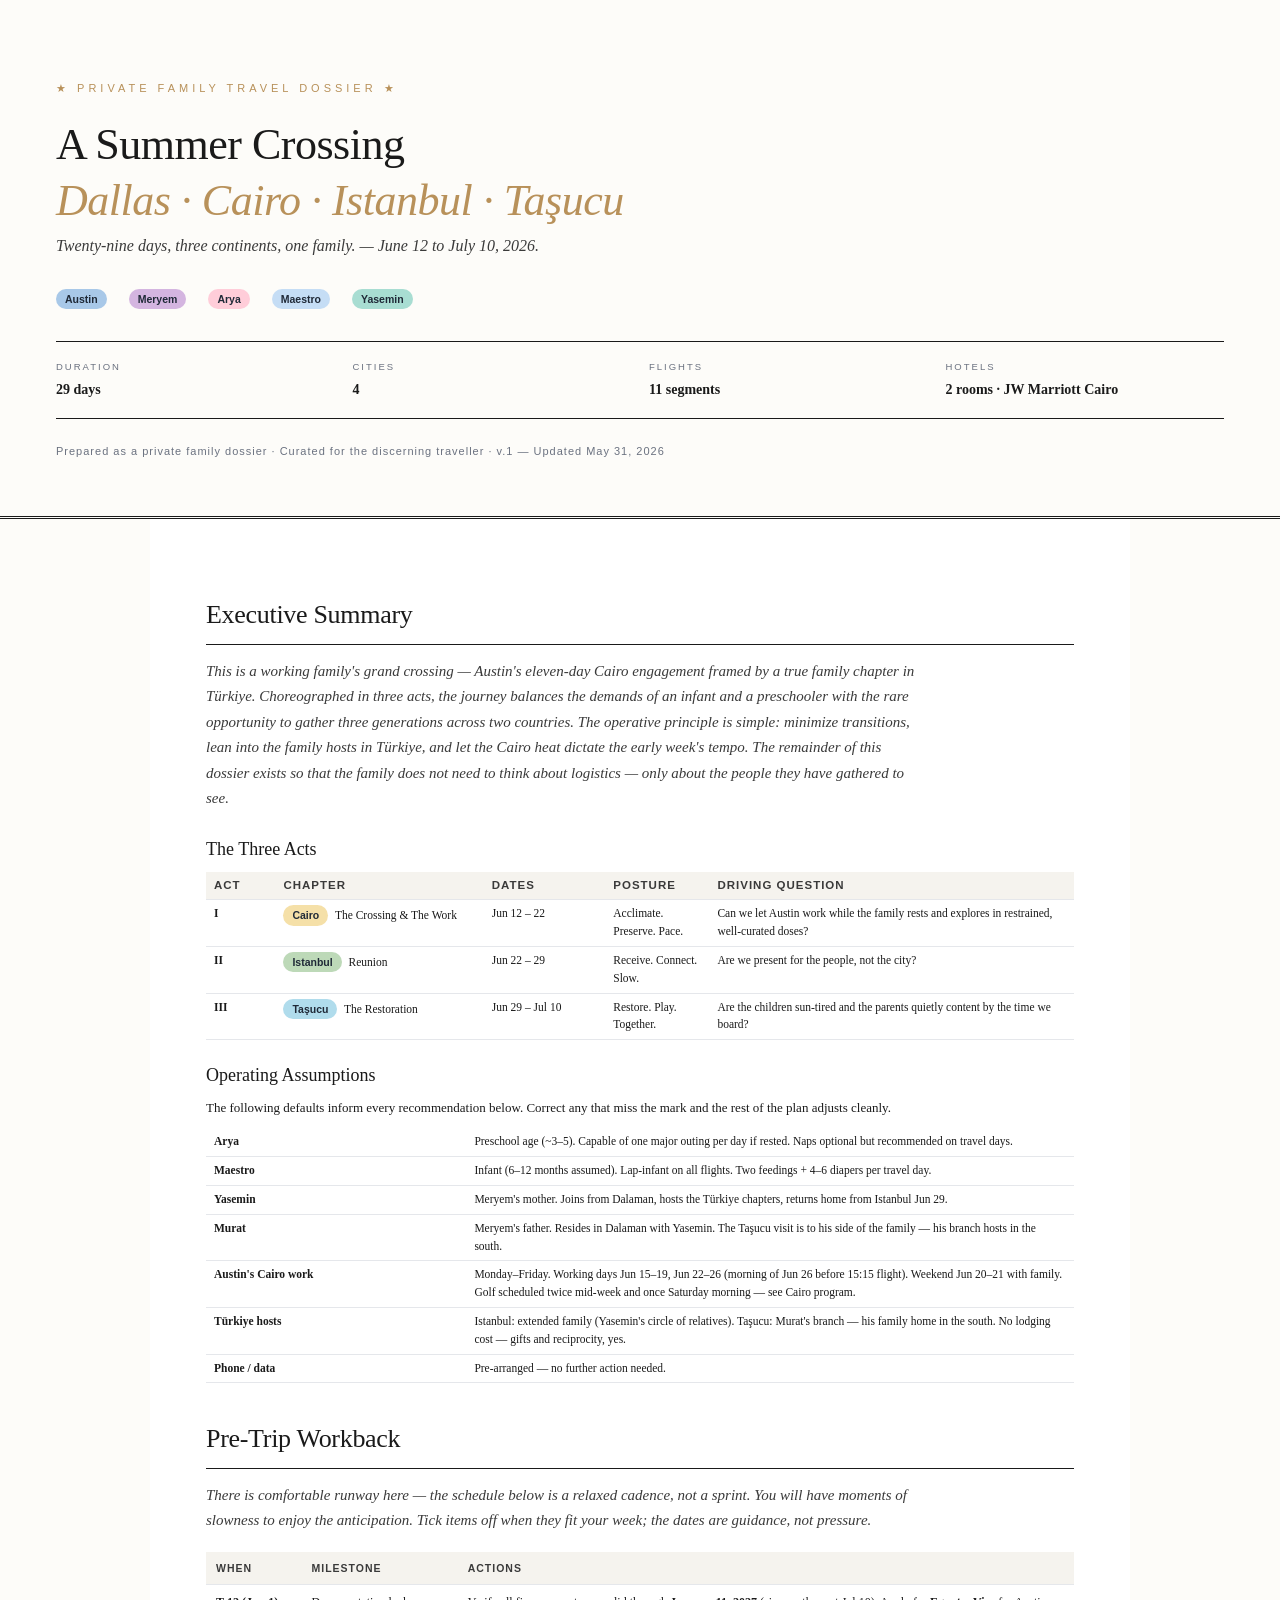
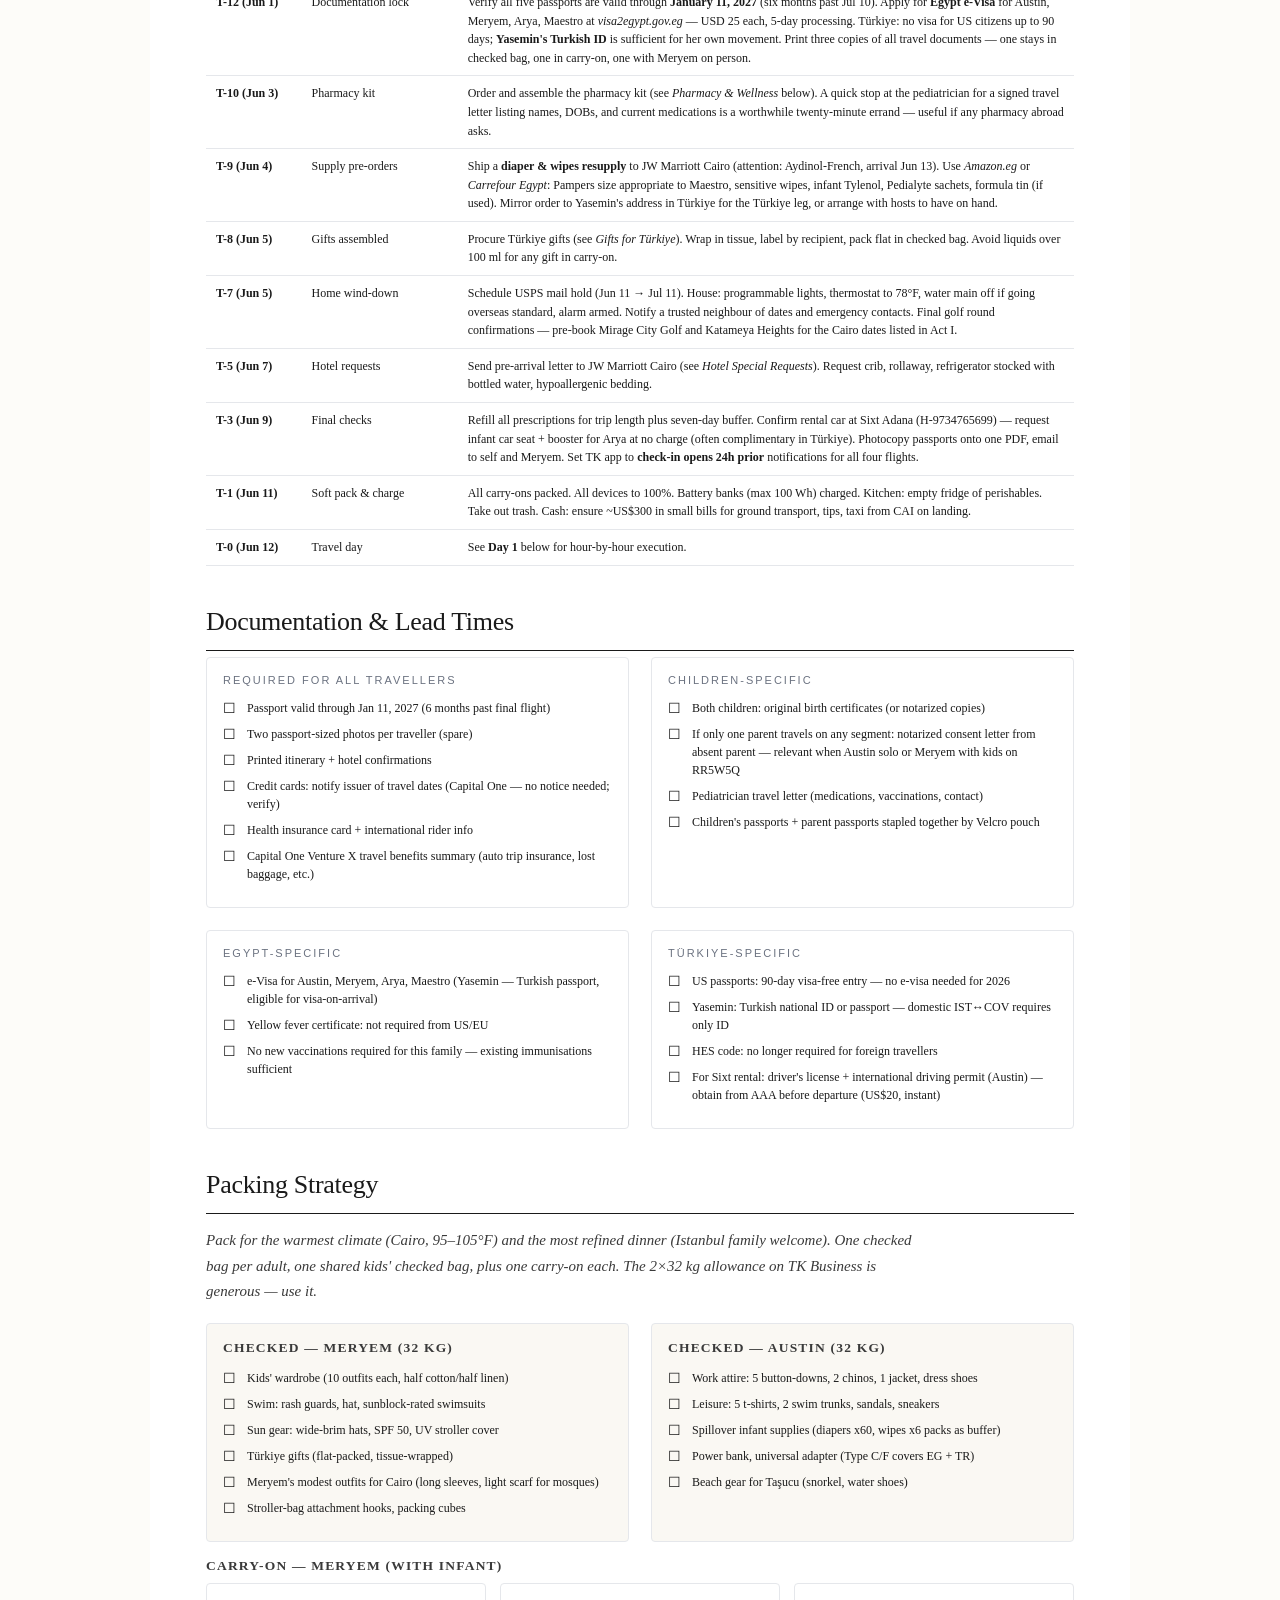
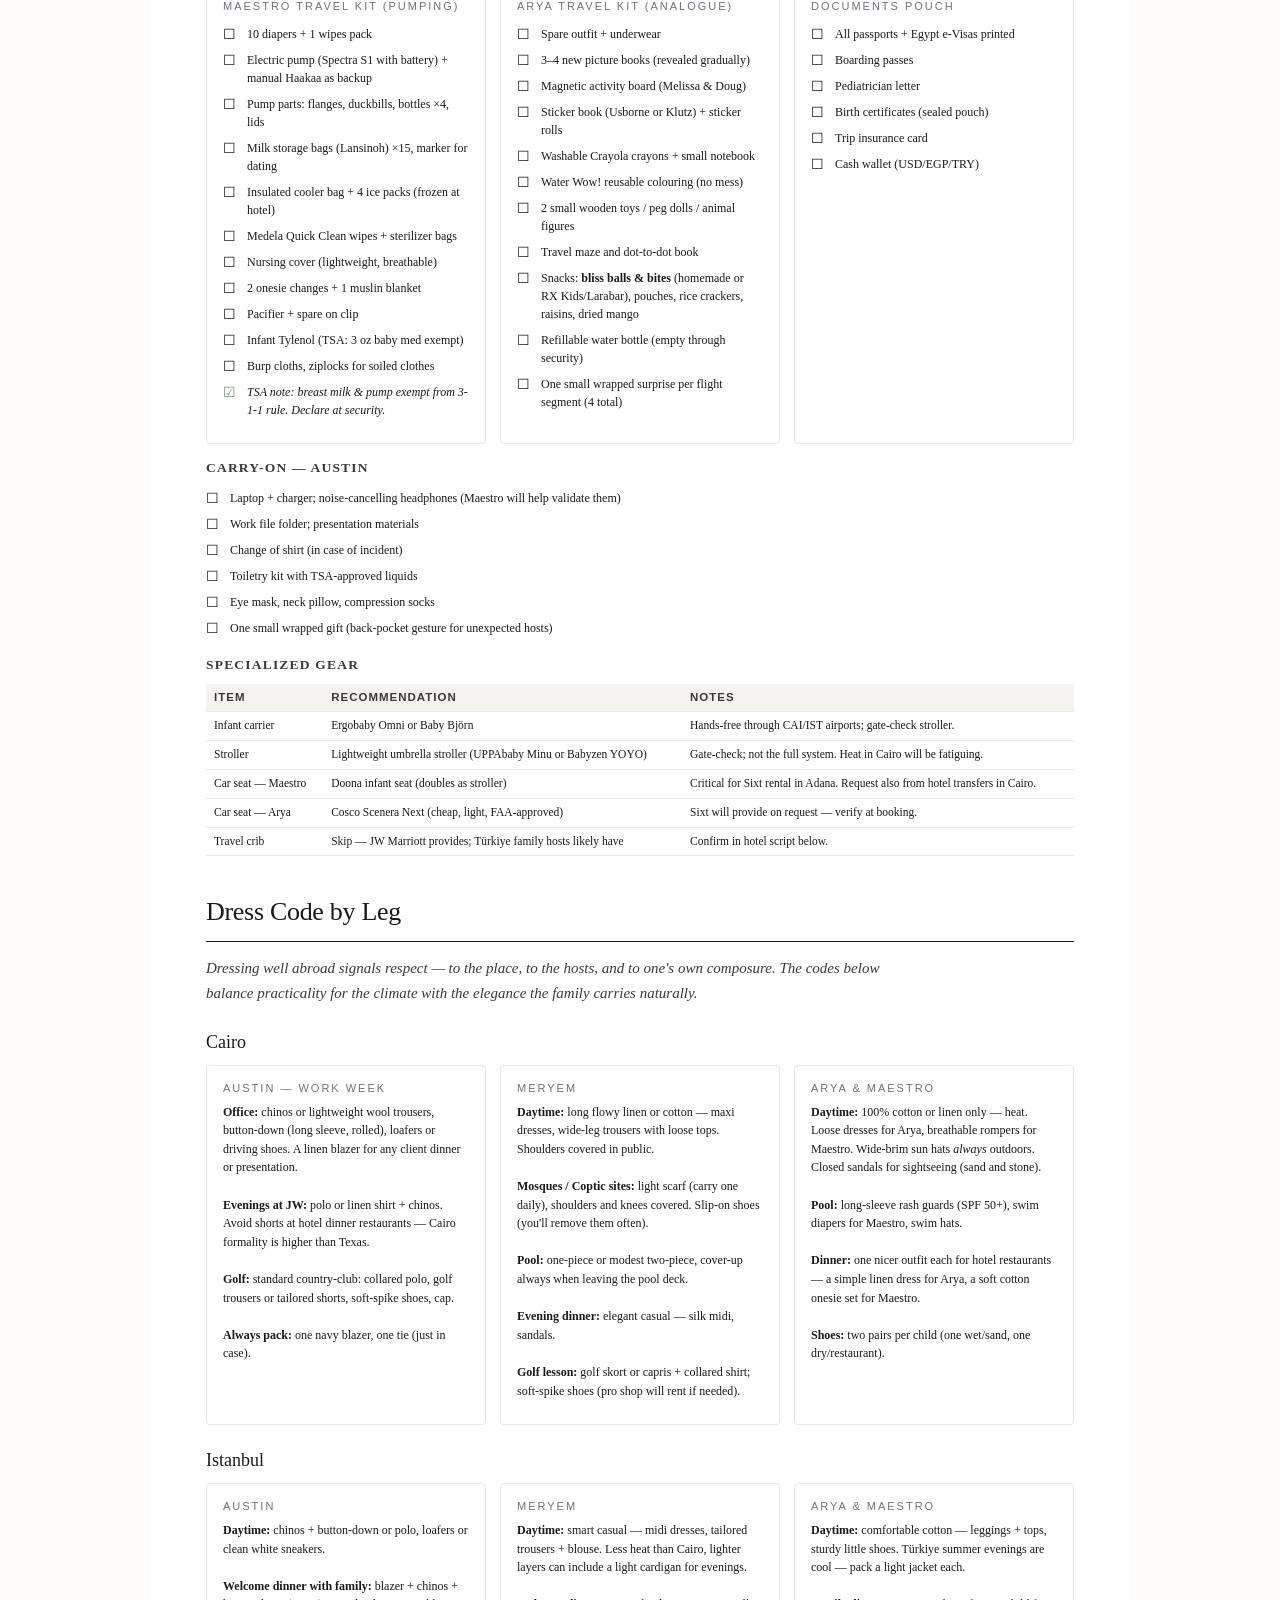
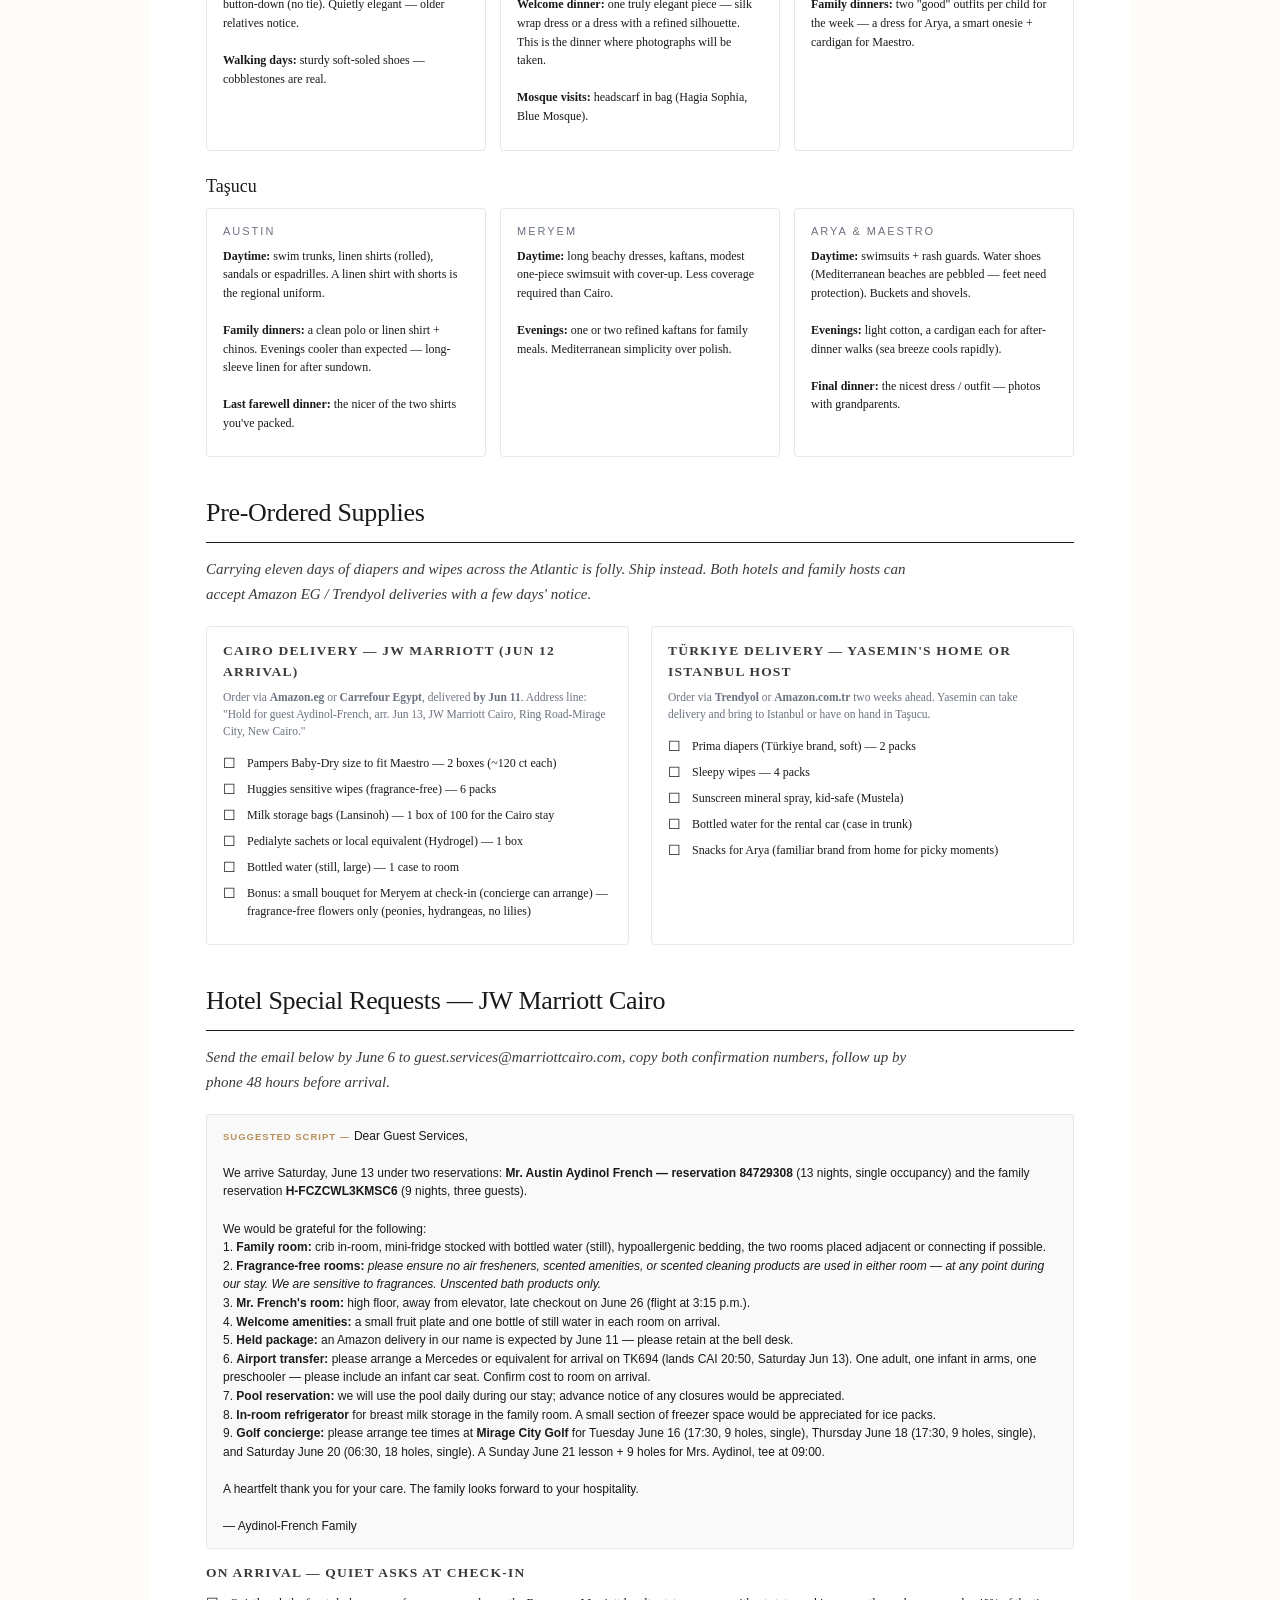
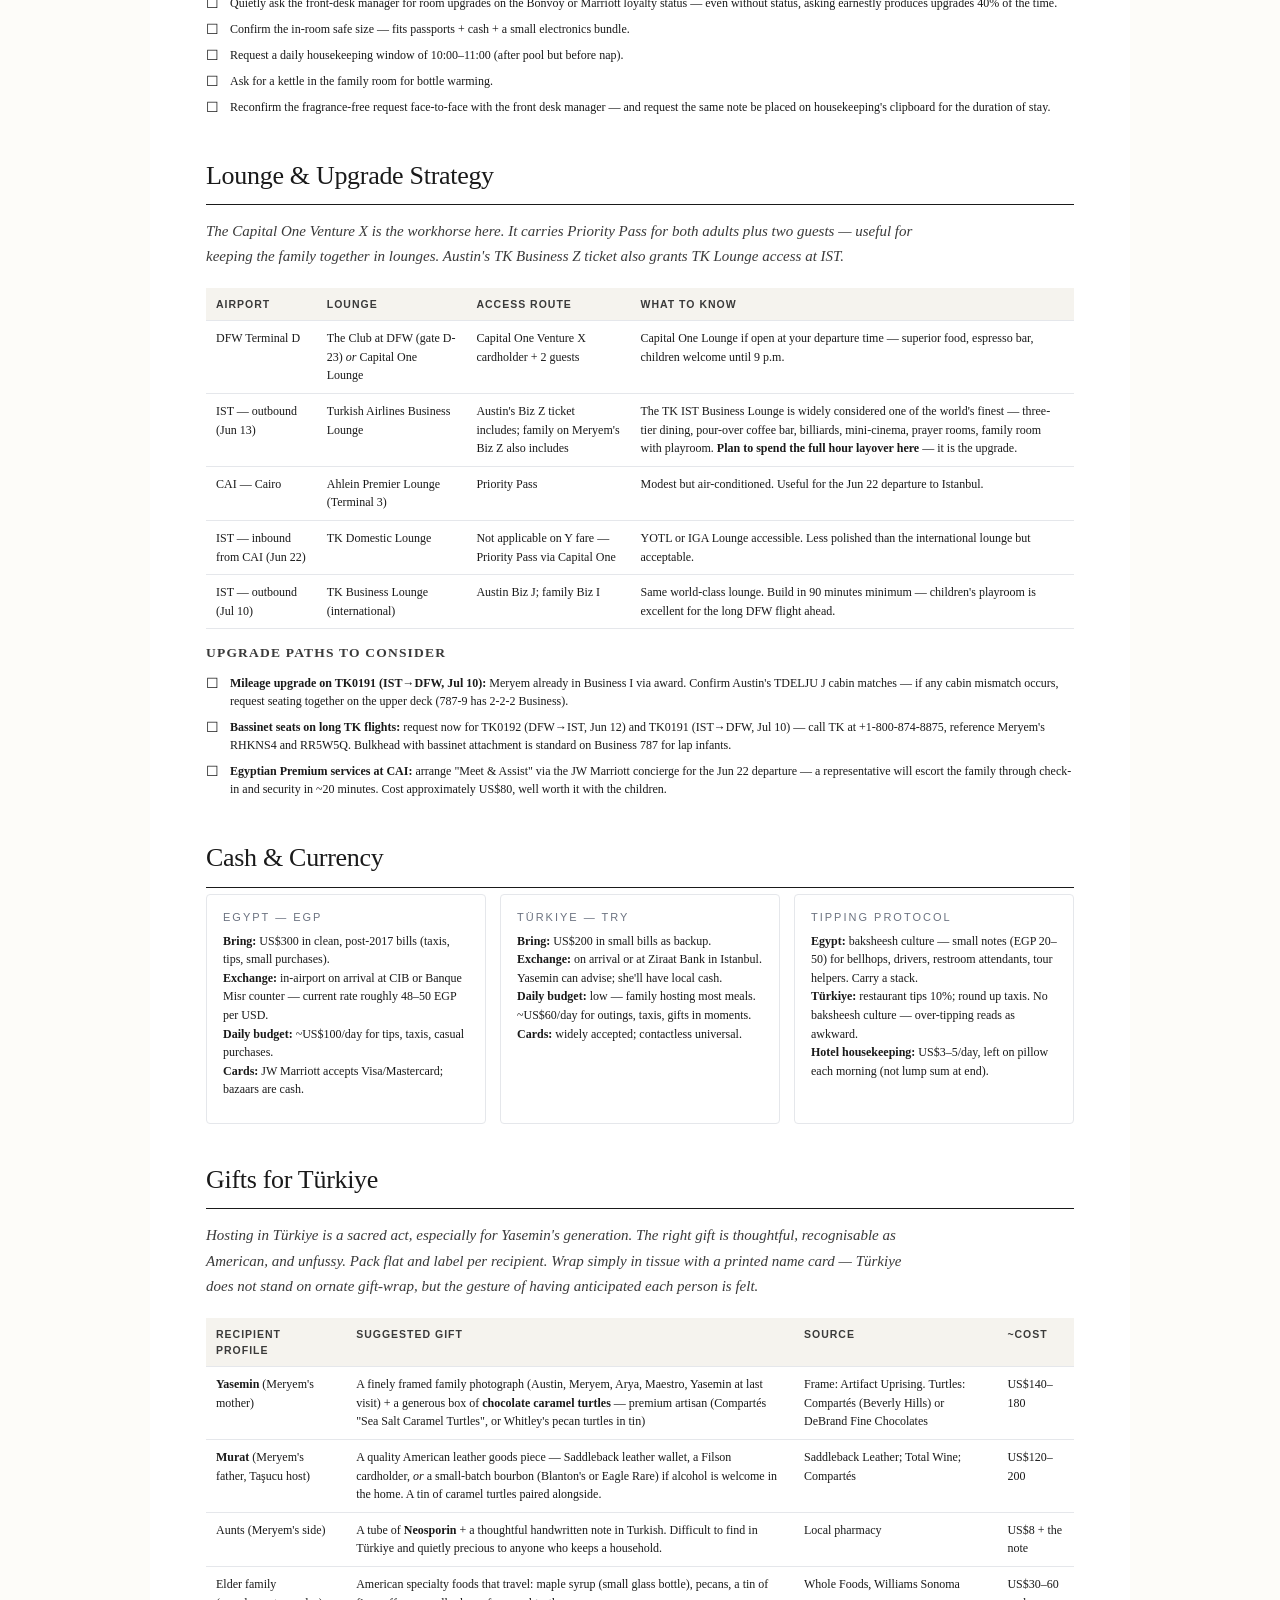
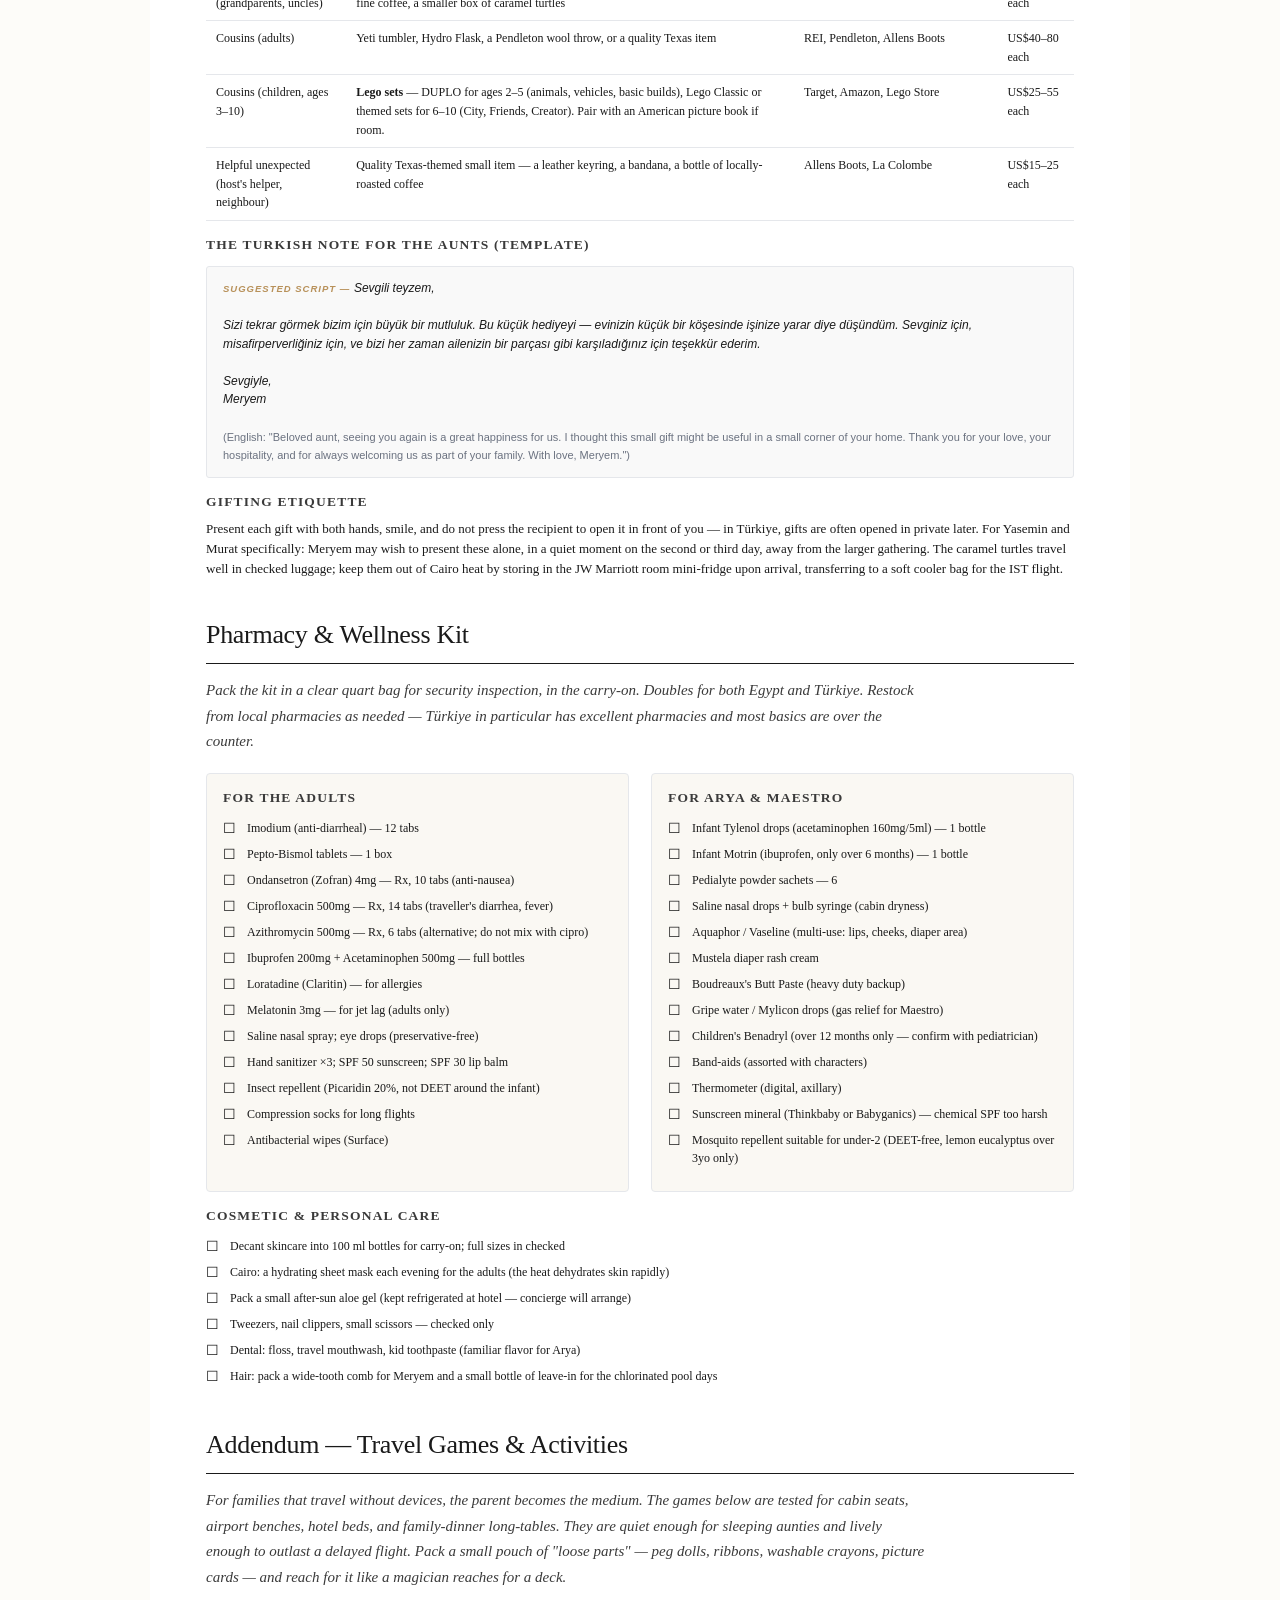
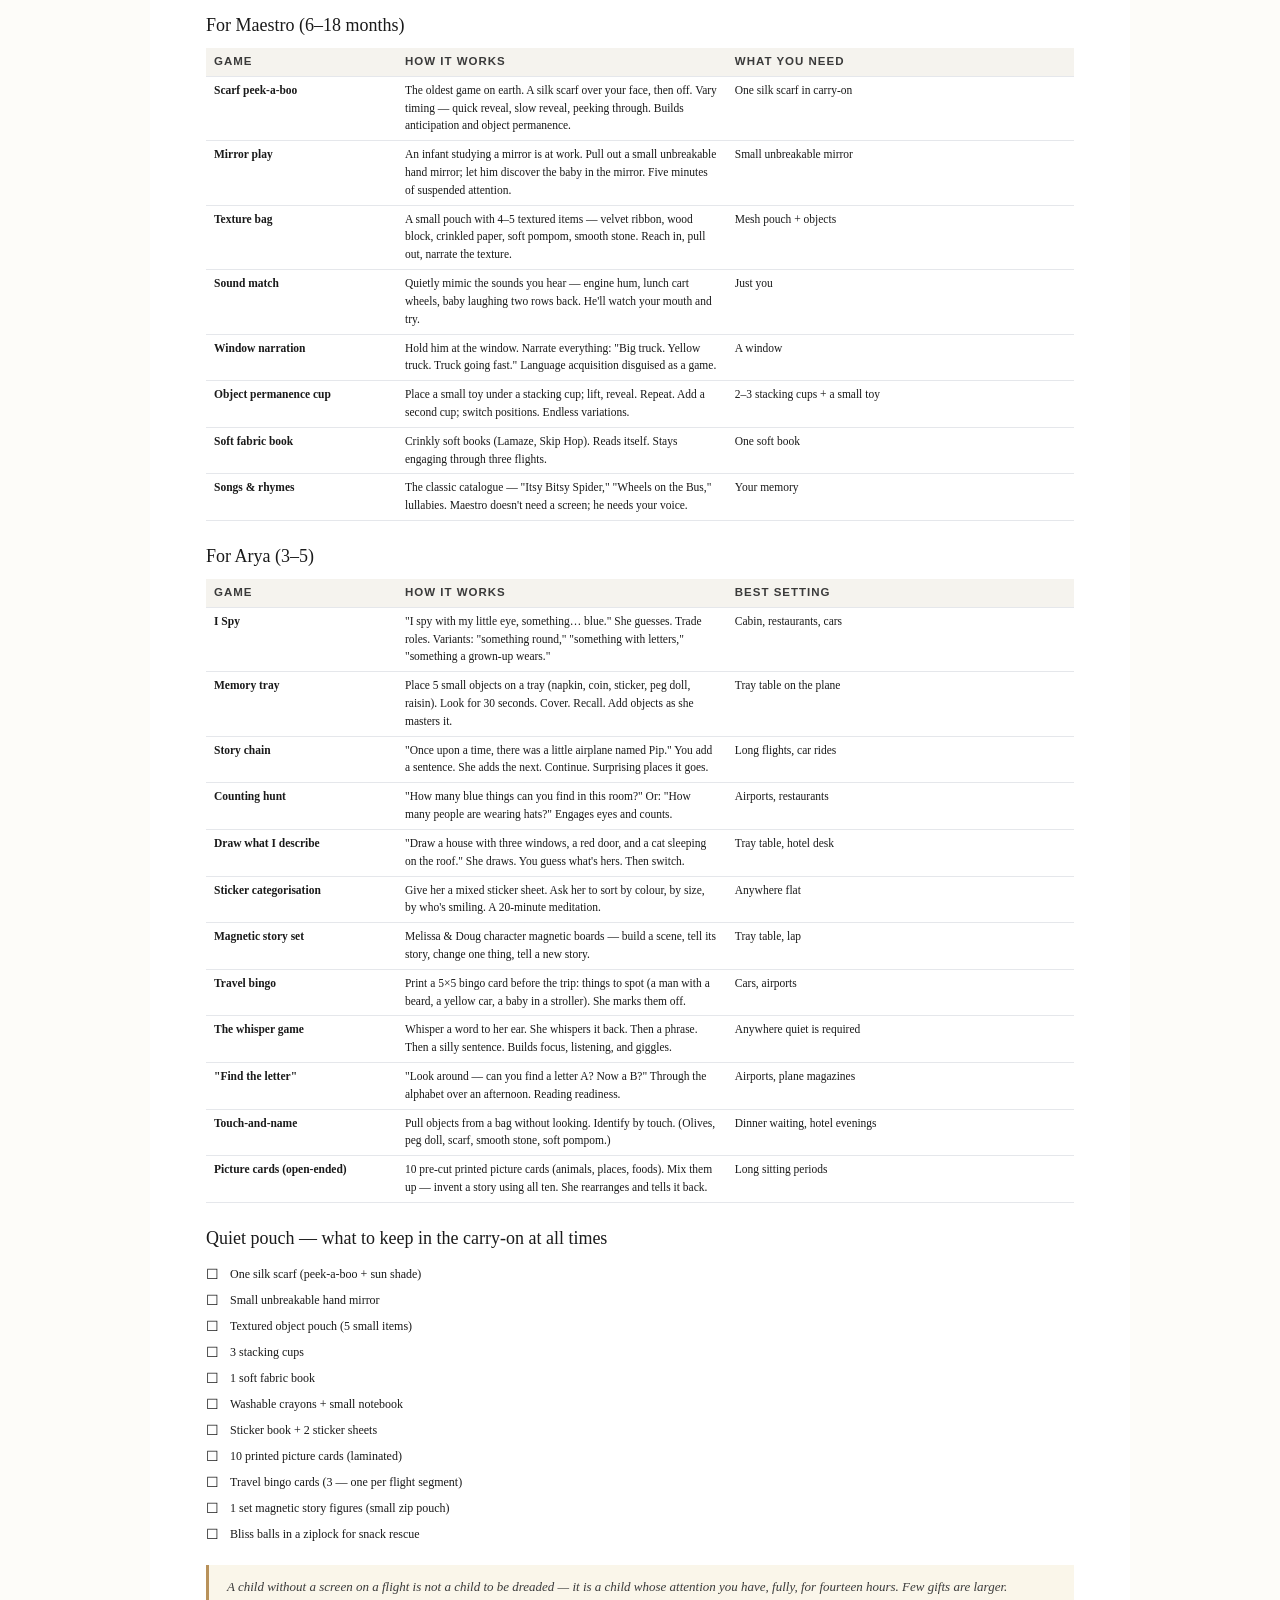
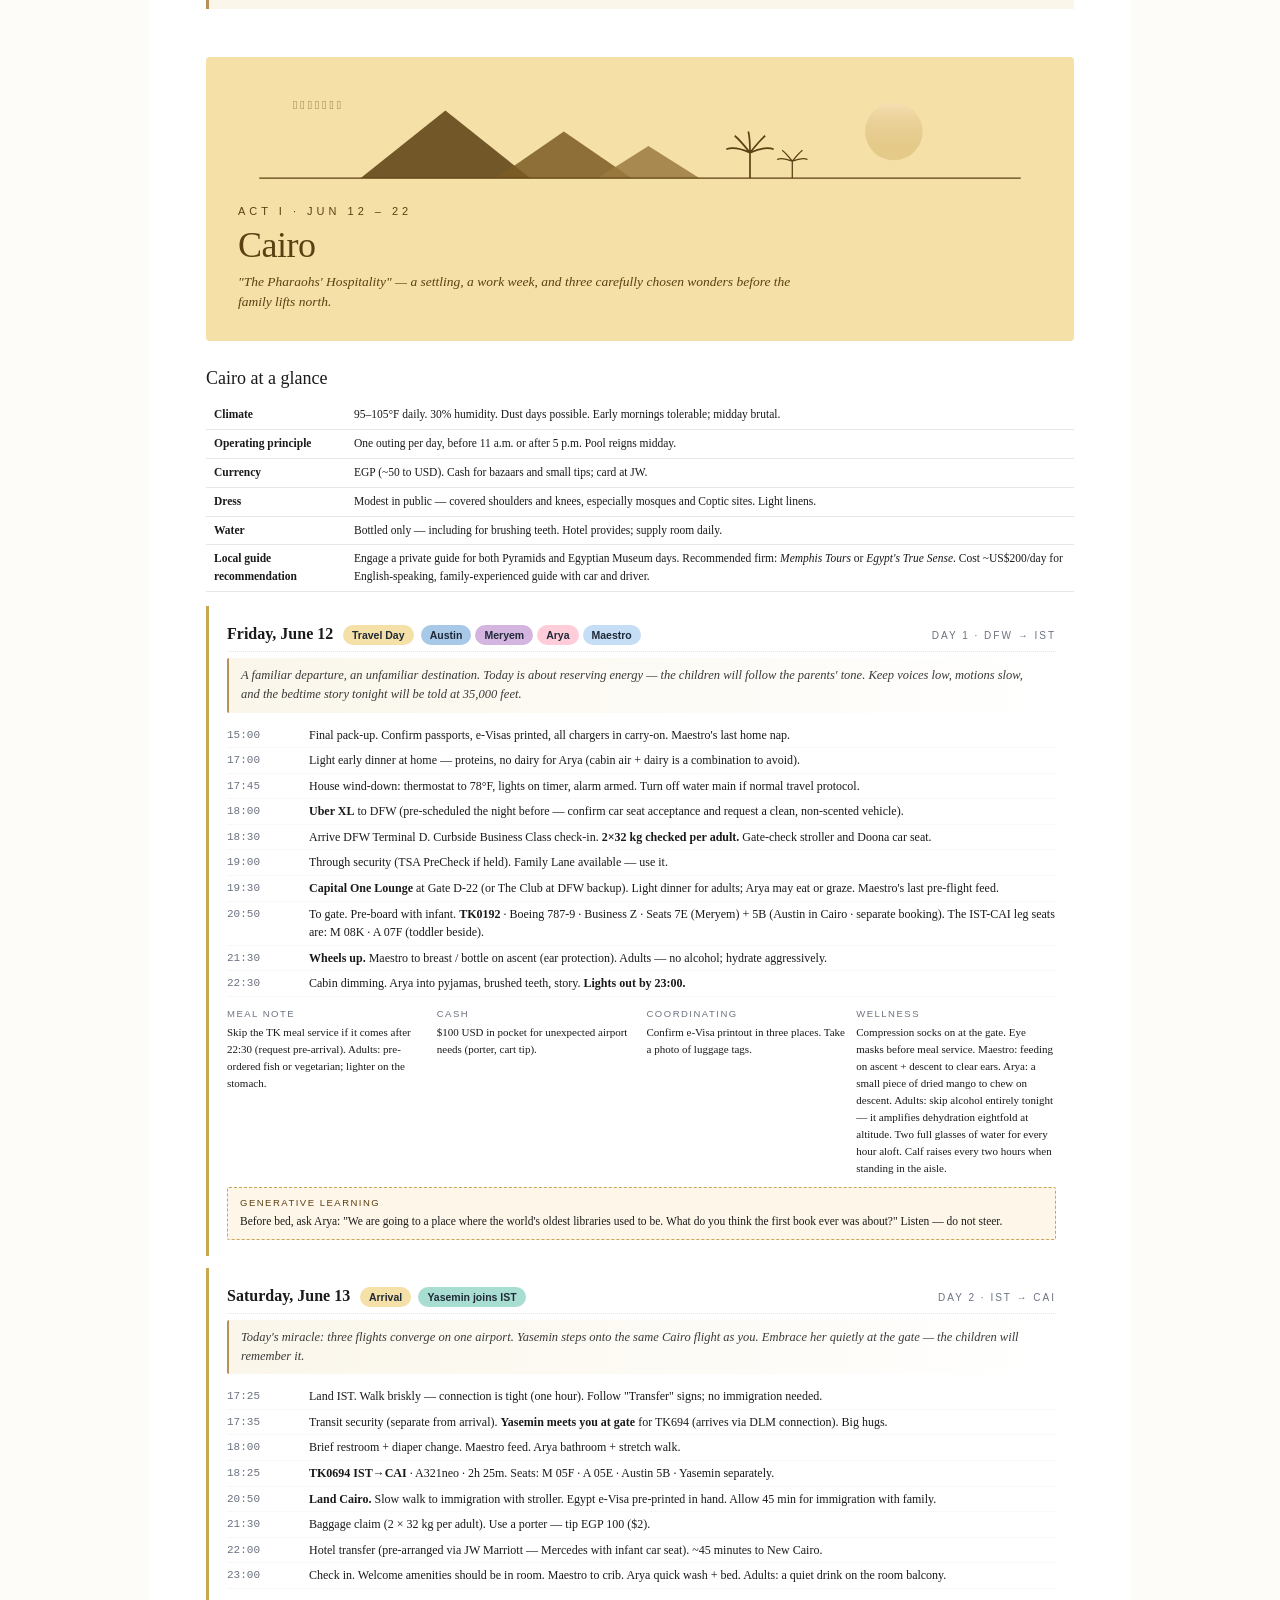
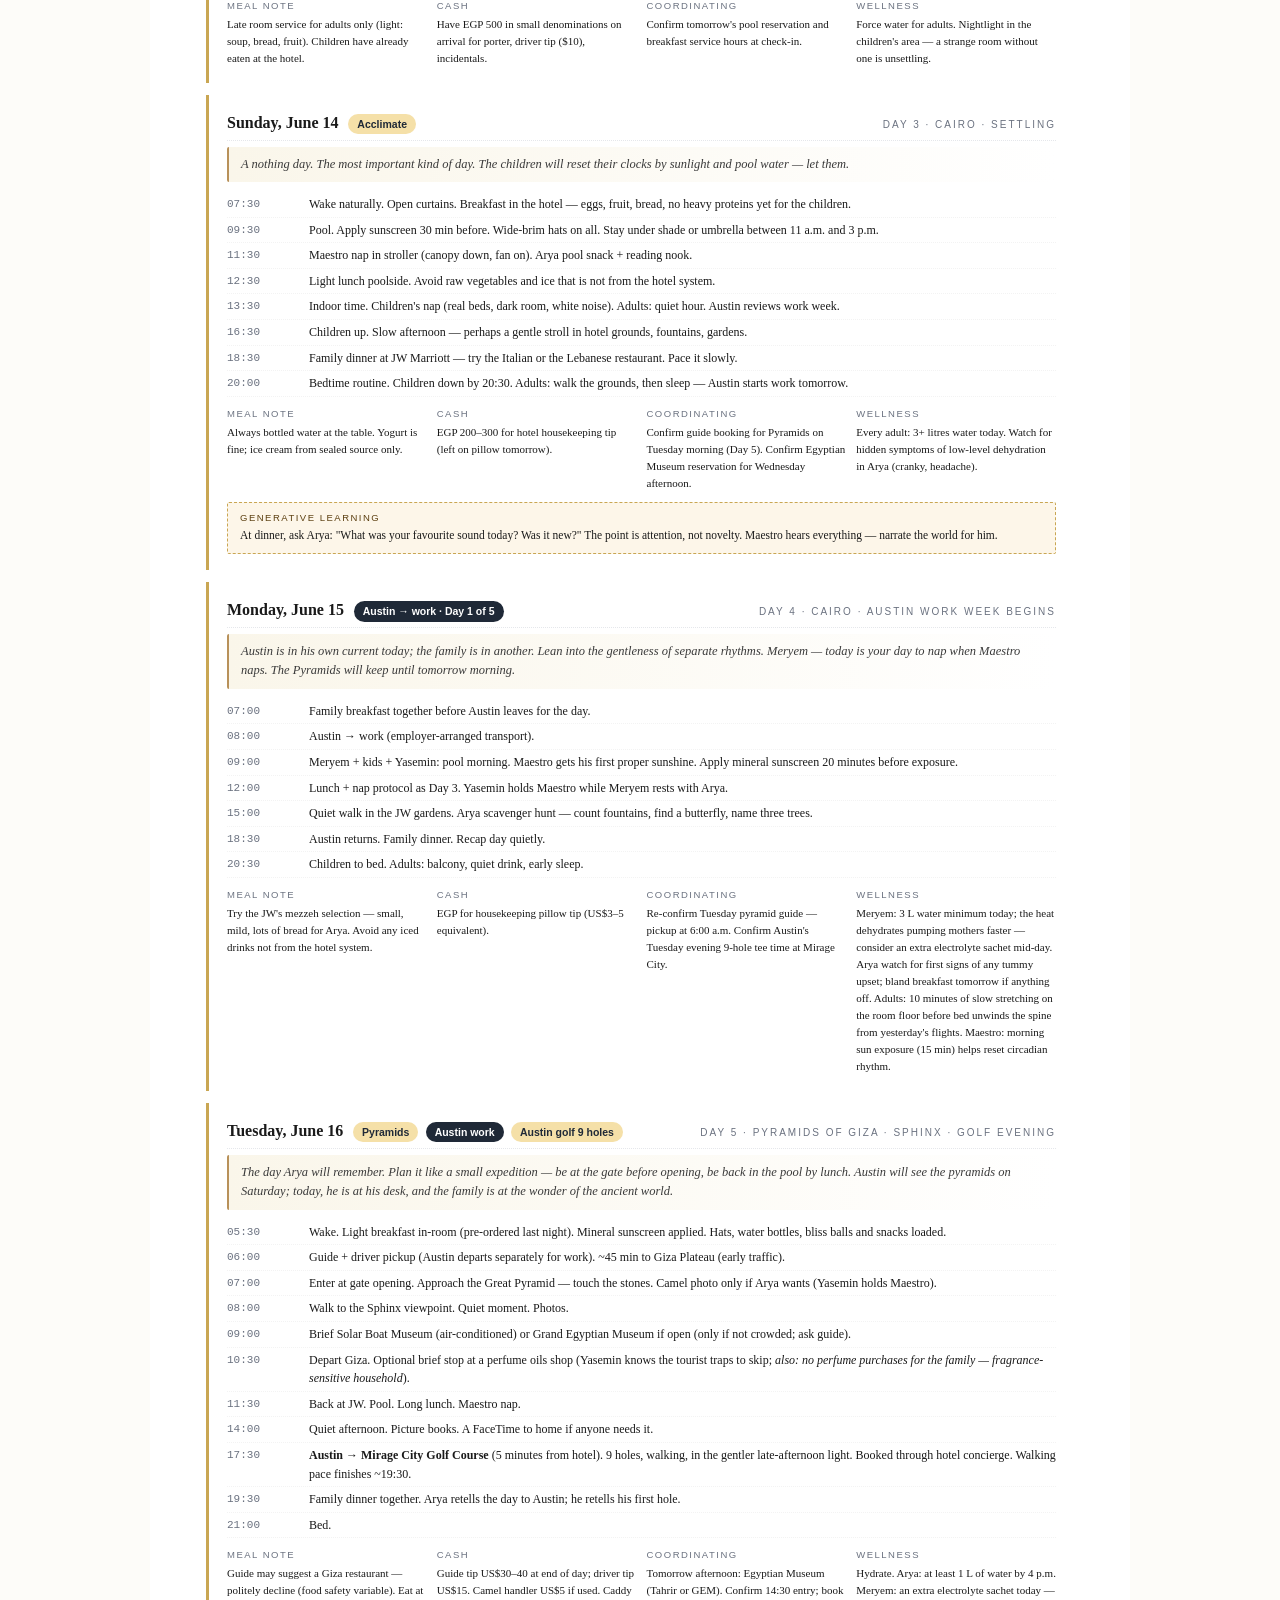
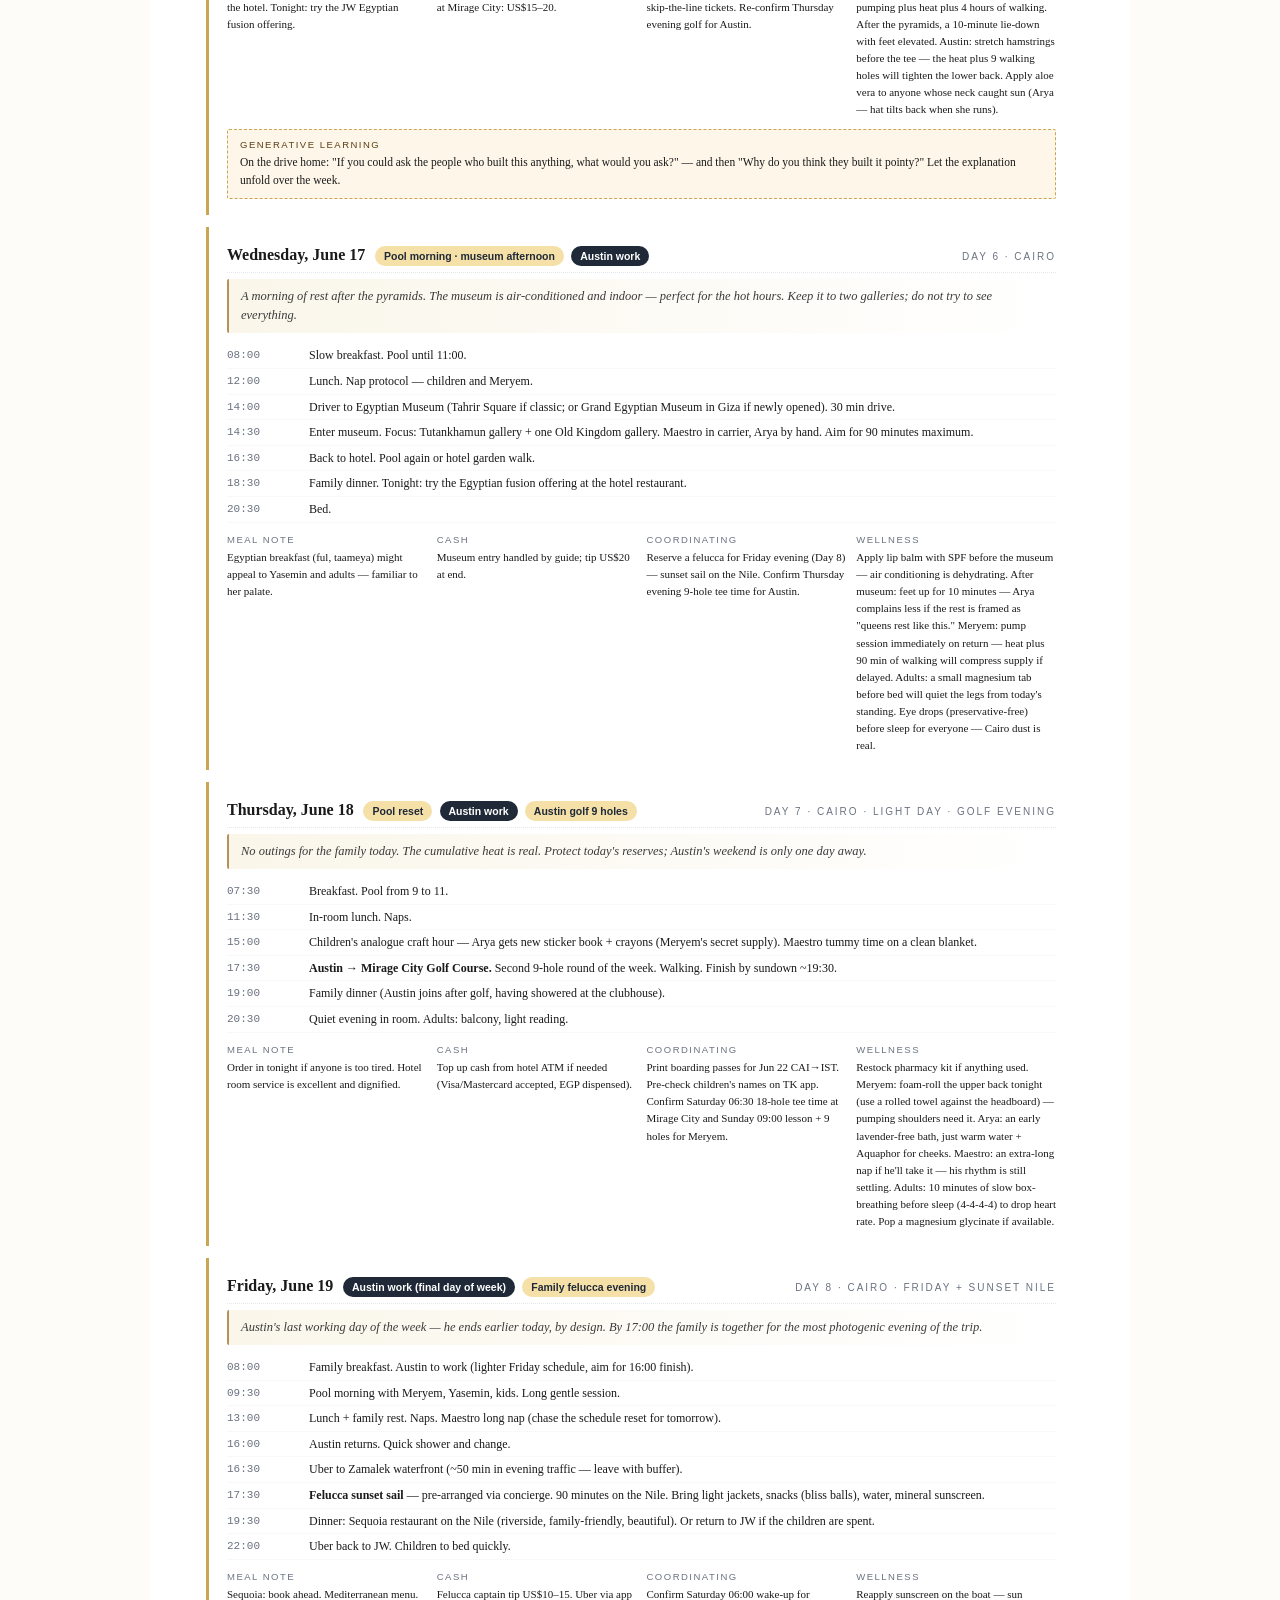
<file: FamilySummerTrip2026.html>
<!DOCTYPE html>
<html lang="en">
<head>
<meta charset="UTF-8">
<title>Aydinol-French Family — Summer 2026 Concierge Dossier</title>
<style>
  :root {
    --ink: #1a1a1a;
    --soft-ink: #3a3a3a;
    --muted: #6b7280;
    --line: #e5e7eb;
    --paper: #fdfcf9;
    --austin: #A8C8E8;
    --meryem: #D4B5E0;
    --arya: #FFCDD9;
    --maestro: #C5DDF5;
    --yasemin: #A8DDD2;
    --cairo: #F5E0A8;
    --cairo-deep: #C9A653;
    --cairo-text: #5C4012;
    --istanbul: #BDD9B8;
    --istanbul-deep: #6B9B66;
    --istanbul-text: #2F4A2B;
    --tasucu: #B0DCEC;
    --tasucu-deep: #5DA5C2;
    --tasucu-text: #1E4A5E;
    --gold: #B8915A;
  }
  * { box-sizing: border-box; }
  body {
    font-family: "Iowan Old Style", "Palatino Linotype", Palatino, "Georgia", serif;
    color: var(--ink);
    background: var(--paper);
    margin: 0;
    font-size: 13px;
    line-height: 1.55;
  }
  .page {
    max-width: 980px;
    margin: 0 auto;
    padding: 40px 56px;
    background: #fff;
  }

  /* Typography */
  h1.cover-title {
    font-family: "Didot", "Bodoni 72", "Playfair Display", "Iowan Old Style", serif;
    font-size: 44px;
    font-weight: 400;
    letter-spacing: -0.5px;
    margin: 0 0 8px;
    line-height: 1.1;
  }
  h2.section {
    font-family: "Didot", "Bodoni 72", "Playfair Display", serif;
    font-size: 26px;
    font-weight: 400;
    margin: 36px 0 6px;
    letter-spacing: -0.3px;
    padding-bottom: 8px;
    border-bottom: 1px solid var(--ink);
  }
  h3 {
    font-family: "Didot", "Bodoni 72", serif;
    font-size: 18px;
    font-weight: 500;
    margin: 22px 0 8px;
    letter-spacing: 0;
  }
  h4 {
    font-family: "Iowan Old Style", Georgia, serif;
    font-size: 13.5px;
    font-weight: 700;
    text-transform: uppercase;
    letter-spacing: 1.2px;
    margin: 14px 0 6px;
    color: var(--soft-ink);
  }
  p { margin: 6px 0 10px; }
  .lede {
    font-size: 15px;
    line-height: 1.7;
    color: var(--soft-ink);
    font-style: italic;
    margin: 14px 0 18px;
    max-width: 720px;
  }
  .small { font-size: 11.5px; color: var(--muted); line-height: 1.5; }
  .sans { font-family: -apple-system, "Helvetica Neue", Arial, sans-serif; }
  .mono { font-family: "SF Mono", "Menlo", Consolas, monospace; font-size: 11px; }
  .rule { border: none; border-top: 1px solid var(--line); margin: 18px 0; }
  .double-rule { border: none; border-top: 3px double var(--ink); margin: 24px 0; }

  /* Cover */
  .cover {
    text-align: left;
    padding: 80px 56px 56px;
    background: var(--paper);
    border-bottom: 3px double var(--ink);
  }
  .cover .crest {
    font-size: 11px;
    letter-spacing: 4px;
    text-transform: uppercase;
    color: var(--gold);
    font-family: -apple-system, sans-serif;
    margin-bottom: 24px;
  }
  .cover .subtitle {
    font-size: 16px;
    color: var(--soft-ink);
    font-style: italic;
    margin: 8px 0 28px;
  }
  .cover-meta {
    display: grid;
    grid-template-columns: repeat(4, 1fr);
    gap: 18px;
    margin-top: 32px;
    padding: 18px 0;
    border-top: 1px solid var(--ink);
    border-bottom: 1px solid var(--ink);
  }
  .cover-meta .item .label {
    font-size: 9.5px;
    letter-spacing: 2px;
    text-transform: uppercase;
    color: var(--muted);
    font-family: -apple-system, sans-serif;
    margin-bottom: 4px;
  }
  .cover-meta .item .value {
    font-size: 14px;
    font-weight: 600;
  }

  /* Section banner with SVG */
  .act-banner {
    position: relative;
    margin: 48px 0 24px;
    padding: 28px 32px;
    border-radius: 4px;
    overflow: hidden;
  }
  .act-banner.cairo { background: var(--cairo); color: var(--cairo-text); }
  .act-banner.istanbul { background: var(--istanbul); color: var(--istanbul-text); }
  .act-banner.tasucu { background: var(--tasucu); color: var(--tasucu-text); }
  .act-banner svg { display: block; width: 100%; height: 110px; }
  .act-banner .label {
    font-size: 11px;
    letter-spacing: 4px;
    text-transform: uppercase;
    margin-bottom: 6px;
    font-family: -apple-system, sans-serif;
  }
  .act-banner .title {
    font-family: "Didot", "Bodoni 72", serif;
    font-size: 36px;
    line-height: 1.1;
    margin: 0 0 6px;
    font-weight: 400;
    letter-spacing: -0.5px;
  }
  .act-banner .tagline {
    font-style: italic;
    font-size: 13.5px;
    max-width: 580px;
  }

  /* Two-column */
  .two-col { display: grid; grid-template-columns: 1fr 1fr; gap: 22px; }
  .three-col { display: grid; grid-template-columns: 1fr 1fr 1fr; gap: 14px; }

  /* Cards */
  .card {
    border: 1px solid var(--line);
    border-radius: 4px;
    padding: 14px 16px;
    background: #fff;
  }
  .card.shaded { background: #faf8f3; }
  .card .card-h {
    font-size: 11px;
    letter-spacing: 2px;
    text-transform: uppercase;
    color: var(--muted);
    margin-bottom: 6px;
    font-family: -apple-system, sans-serif;
  }

  /* Tables */
  table { width: 100%; border-collapse: collapse; margin: 8px 0 14px; }
  th, td {
    text-align: left;
    padding: 8px 10px;
    border-bottom: 1px solid var(--line);
    vertical-align: top;
    font-size: 12px;
  }
  th {
    background: #f5f3ee;
    font-family: -apple-system, sans-serif;
    font-size: 10.5px;
    text-transform: uppercase;
    letter-spacing: 1px;
    color: var(--soft-ink);
    font-weight: 700;
  }
  table.tight td, table.tight th { padding: 5px 8px; font-size: 11.5px; }

  /* Day blocks */
  .day {
    margin: 12px 0;
    padding: 16px 18px;
    border-left: 3px solid var(--ink);
    background: #fff;
    page-break-inside: avoid;
  }
  .day.cairo { border-left-color: var(--cairo-deep); }
  .day.istanbul { border-left-color: var(--istanbul-deep); }
  .day.tasucu { border-left-color: var(--tasucu-deep); }
  .day-header {
    display: flex;
    justify-content: space-between;
    align-items: baseline;
    margin-bottom: 4px;
    border-bottom: 1px dotted var(--line);
    padding-bottom: 4px;
  }
  .day-header .date {
    font-family: "Didot", serif;
    font-size: 16px;
    font-weight: 600;
  }
  .day-header .tag {
    font-size: 10px;
    letter-spacing: 2px;
    text-transform: uppercase;
    color: var(--muted);
    font-family: -apple-system, sans-serif;
  }
  .ramp {
    font-style: italic;
    color: var(--soft-ink);
    font-size: 12.5px;
    margin: 6px 0 10px;
    padding-left: 14px;
    border-left: 2px solid var(--gold);
    background: linear-gradient(to right, #faf6ea 0%, #fff 100%);
    padding: 8px 12px;
    border-radius: 2px;
  }
  .schedule { font-size: 12px; }
  .schedule .row {
    display: grid;
    grid-template-columns: 70px 1fr;
    gap: 12px;
    padding: 3px 0;
    border-bottom: 1px dotted #f3f3f3;
  }
  .schedule .time {
    font-family: "SF Mono", Menlo, monospace;
    font-size: 11px;
    color: var(--muted);
    padding-top: 1px;
  }
  .day-aside {
    display: grid;
    grid-template-columns: repeat(4, 1fr);
    gap: 10px;
    margin-top: 10px;
    font-size: 11px;
  }
  .aside-item .h {
    font-size: 9.5px;
    letter-spacing: 1.5px;
    text-transform: uppercase;
    color: var(--muted);
    font-family: -apple-system, sans-serif;
    margin-bottom: 2px;
  }
  .learning {
    margin-top: 10px;
    padding: 8px 12px;
    background: #fdf6e9;
    border: 1px dashed var(--cairo-deep);
    font-size: 11.5px;
    border-radius: 2px;
  }
  .learning .h {
    font-family: -apple-system, sans-serif;
    font-size: 9.5px;
    letter-spacing: 1.5px;
    text-transform: uppercase;
    color: var(--cairo-text);
    margin-bottom: 2px;
  }

  /* Checklist */
  ul.checklist { list-style: none; padding-left: 0; margin: 6px 0; }
  ul.checklist li {
    padding: 4px 0 4px 24px;
    position: relative;
    font-size: 12px;
    line-height: 1.5;
  }
  ul.checklist li::before {
    content: "☐";
    position: absolute;
    left: 0;
    top: 3px;
    font-size: 14px;
    color: var(--ink);
  }
  ul.checklist li.done::before { content: "☑"; color: var(--istanbul-deep); }

  /* Pills */
  .pill {
    display: inline-block;
    padding: 2px 9px;
    border-radius: 12px;
    font-size: 10.5px;
    font-weight: 600;
    font-family: -apple-system, sans-serif;
    color: #1f2937;
    margin-right: 4px;
  }
  .pill.cairo { background: var(--cairo); }
  .pill.istanbul { background: var(--istanbul); }
  .pill.tasucu { background: var(--tasucu); }
  .pill.austin { background: var(--austin); }
  .pill.meryem { background: var(--meryem); }
  .pill.arya { background: var(--arya); }
  .pill.maestro { background: var(--maestro); }
  .pill.yasemin { background: var(--yasemin); }
  .pill.work { background: #1f2937; color: #fff; }

  /* Quote */
  blockquote.quote {
    margin: 18px 0;
    padding: 12px 18px;
    border-left: 3px solid var(--gold);
    font-style: italic;
    color: var(--soft-ink);
    background: #faf6ea;
  }
  blockquote.script {
    margin: 10px 0;
    padding: 12px 16px;
    border: 1px solid var(--line);
    background: #f9f9f9;
    font-family: -apple-system, sans-serif;
    font-size: 12px;
    font-style: normal;
    border-radius: 3px;
  }
  blockquote.script::before {
    content: "Suggested script — ";
    font-weight: 700;
    color: var(--gold);
    text-transform: uppercase;
    letter-spacing: 1px;
    font-size: 9.5px;
  }

  /* Footer */
  footer {
    text-align: center;
    padding: 32px 0 20px;
    color: var(--muted);
    font-size: 11px;
    font-family: -apple-system, sans-serif;
    letter-spacing: 1px;
    text-transform: uppercase;
  }

  @page { size: A4; margin: 14mm; }
  @media print {
    body { font-size: 11.5px; }
    .page { padding: 24px 32px; }
    .cover { padding: 36px 32px; }
    h1.cover-title { font-size: 36px; }
    .act-banner { page-break-before: always; }
    h2.section { page-break-after: avoid; }
    .day { page-break-inside: avoid; }
  }
</style>
</head>
<body>

<!-- ====================== COVER ====================== -->
<div class="cover">
  <div class="crest">★  Private Family Travel Dossier  ★</div>
  <h1 class="cover-title">A Summer Crossing</h1>
  <h1 class="cover-title" style="font-style:italic; color: var(--gold);">Dallas · Cairo · Istanbul · Taşucu</h1>
  <div class="subtitle">Twenty-nine days, three continents, one family. — June 12 to July 10, 2026.</div>

  <div style="display:flex;gap:18px;align-items:center;margin-top:30px;flex-wrap:wrap;">
    <span class="pill austin">Austin</span>
    <span class="pill meryem">Meryem</span>
    <span class="pill arya">Arya</span>
    <span class="pill maestro">Maestro</span>
    <span class="pill yasemin">Yasemin</span>
  </div>

  <div class="cover-meta">
    <div class="item"><div class="label">Duration</div><div class="value">29 days</div></div>
    <div class="item"><div class="label">Cities</div><div class="value">4</div></div>
    <div class="item"><div class="label">Flights</div><div class="value">11 segments</div></div>
    <div class="item"><div class="label">Hotels</div><div class="value">2 rooms · JW Marriott Cairo</div></div>
  </div>

  <div style="margin-top:24px;font-size:11px;color:var(--muted);font-family:-apple-system,sans-serif;letter-spacing:1px;">
    Prepared as a private family dossier · Curated for the discerning traveller · v.1 — Updated May 31, 2026
  </div>
</div>

<!-- ====================== EXECUTIVE SUMMARY ====================== -->
<div class="page">

<h2 class="section">Executive Summary</h2>
<p class="lede">
  This is a working family's grand crossing — Austin's eleven-day Cairo engagement framed by a true family chapter in Türkiye. Choreographed in three acts, the journey balances the demands of an infant and a preschooler with the rare opportunity to gather three generations across two countries. The operative principle is simple: minimize transitions, lean into the family hosts in Türkiye, and let the Cairo heat dictate the early week's tempo. The remainder of this dossier exists so that the family does not need to think about logistics — only about the people they have gathered to see.
</p>

<h3 style="margin-top:24px;">The Three Acts</h3>
<table class="tight">
  <thead>
    <tr><th style="width:8%">Act</th><th style="width:24%">Chapter</th><th style="width:14%">Dates</th><th style="width:12%">Posture</th><th>Driving question</th></tr>
  </thead>
  <tbody>
    <tr>
      <td><strong>I</strong></td>
      <td><span class="pill cairo">Cairo</span> The Crossing &amp; The Work</td>
      <td>Jun 12 – 22</td>
      <td>Acclimate. Preserve. Pace.</td>
      <td>Can we let Austin work while the family rests and explores in restrained, well-curated doses?</td>
    </tr>
    <tr>
      <td><strong>II</strong></td>
      <td><span class="pill istanbul">Istanbul</span> Reunion</td>
      <td>Jun 22 – 29</td>
      <td>Receive. Connect. Slow.</td>
      <td>Are we present for the people, not the city?</td>
    </tr>
    <tr>
      <td><strong>III</strong></td>
      <td><span class="pill tasucu">Taşucu</span> The Restoration</td>
      <td>Jun 29 – Jul 10</td>
      <td>Restore. Play. Together.</td>
      <td>Are the children sun-tired and the parents quietly content by the time we board?</td>
    </tr>
  </tbody>
</table>

<h3>Operating Assumptions</h3>
<p>The following defaults inform every recommendation below. Correct any that miss the mark and the rest of the plan adjusts cleanly.</p>
<table class="tight">
  <tbody>
    <tr><td style="width:30%"><strong>Arya</strong></td><td>Preschool age (~3–5). Capable of one major outing per day if rested. Naps optional but recommended on travel days.</td></tr>
    <tr><td><strong>Maestro</strong></td><td>Infant (6–12 months assumed). Lap-infant on all flights. Two feedings + 4–6 diapers per travel day.</td></tr>
    <tr><td><strong>Yasemin</strong></td><td>Meryem's mother. Joins from Dalaman, hosts the Türkiye chapters, returns home from Istanbul Jun 29.</td></tr>
    <tr><td><strong>Murat</strong></td><td>Meryem's father. Resides in Dalaman with Yasemin. The Taşucu visit is to his side of the family — his branch hosts in the south.</td></tr>
    <tr><td><strong>Austin's Cairo work</strong></td><td>Monday–Friday. Working days Jun 15–19, Jun 22–26 (morning of Jun 26 before 15:15 flight). Weekend Jun 20–21 with family. Golf scheduled twice mid-week and once Saturday morning — see Cairo program.</td></tr>
    <tr><td><strong>Türkiye hosts</strong></td><td>Istanbul: extended family (Yasemin's circle of relatives). Taşucu: Murat's branch — his family home in the south. No lodging cost — gifts and reciprocity, yes.</td></tr>
    <tr><td><strong>Phone / data</strong></td><td>Pre-arranged — no further action needed.</td></tr>
  </tbody>
</table>

<!-- ====================== PRE-TRIP WORKBACK ====================== -->
<h2 class="section">Pre-Trip Workback</h2>
<p class="lede">There is comfortable runway here — the schedule below is a relaxed cadence, not a sprint. You will have moments of slowness to enjoy the anticipation. Tick items off when they fit your week; the dates are guidance, not pressure.</p>

<table>
  <thead><tr><th style="width:11%">When</th><th style="width:18%">Milestone</th><th>Actions</th></tr></thead>
  <tbody>
    <tr>
      <td><strong>T-12 (Jun 1)</strong></td>
      <td>Documentation lock</td>
      <td>
        Verify all five passports are valid through <strong>January 11, 2027</strong> (six months past Jul 10).
        Apply for <strong>Egypt e-Visa</strong> for Austin, Meryem, Arya, Maestro at <em>visa2egypt.gov.eg</em> — USD 25 each, 5-day processing.
        Türkiye: no visa for US citizens up to 90 days; <strong>Yasemin's Turkish ID</strong> is sufficient for her own movement.
        Print three copies of all travel documents — one stays in checked bag, one in carry-on, one with Meryem on person.
      </td>
    </tr>
    <tr>
      <td><strong>T-10 (Jun 3)</strong></td>
      <td>Pharmacy kit</td>
      <td>
        Order and assemble the pharmacy kit (see <em>Pharmacy &amp; Wellness</em> below). A quick stop at the pediatrician for a signed travel letter listing names, DOBs, and current medications is a worthwhile twenty-minute errand — useful if any pharmacy abroad asks.
      </td>
    </tr>
    <tr>
      <td><strong>T-9 (Jun 4)</strong></td>
      <td>Supply pre-orders</td>
      <td>
        Ship a <strong>diaper &amp; wipes resupply</strong> to JW Marriott Cairo (attention: Aydinol-French, arrival Jun 13). Use <em>Amazon.eg</em> or <em>Carrefour Egypt</em>: Pampers size appropriate to Maestro, sensitive wipes, infant Tylenol, Pedialyte sachets, formula tin (if used).
        Mirror order to Yasemin's address in Türkiye for the Türkiye leg, or arrange with hosts to have on hand.
      </td>
    </tr>
    <tr>
      <td><strong>T-8 (Jun 5)</strong></td>
      <td>Gifts assembled</td>
      <td>Procure Türkiye gifts (see <em>Gifts for Türkiye</em>). Wrap in tissue, label by recipient, pack flat in checked bag. Avoid liquids over 100 ml for any gift in carry-on.</td>
    </tr>
    <tr>
      <td><strong>T-7 (Jun 5)</strong></td>
      <td>Home wind-down</td>
      <td>
        Schedule USPS mail hold (Jun 11 → Jul 11).
        House: programmable lights, thermostat to 78°F, water main off if going overseas standard, alarm armed.
        Notify a trusted neighbour of dates and emergency contacts.
        Final golf round confirmations — pre-book Mirage City Golf and Katameya Heights for the Cairo dates listed in Act I.
      </td>
    </tr>
    <tr>
      <td><strong>T-5 (Jun 7)</strong></td>
      <td>Hotel requests</td>
      <td>Send pre-arrival letter to JW Marriott Cairo (see <em>Hotel Special Requests</em>). Request crib, rollaway, refrigerator stocked with bottled water, hypoallergenic bedding.</td>
    </tr>
    <tr>
      <td><strong>T-3 (Jun 9)</strong></td>
      <td>Final checks</td>
      <td>
        Refill all prescriptions for trip length plus seven-day buffer.
        Confirm rental car at Sixt Adana (H-9734765699) — request infant car seat + booster for Arya at no charge (often complimentary in Türkiye).
        Photocopy passports onto one PDF, email to self and Meryem.
        Set TK app to <strong>check-in opens 24h prior</strong> notifications for all four flights.
      </td>
    </tr>
    <tr>
      <td><strong>T-1 (Jun 11)</strong></td>
      <td>Soft pack &amp; charge</td>
      <td>
        All carry-ons packed. All devices to 100%. Battery banks (max 100 Wh) charged.
        Kitchen: empty fridge of perishables. Take out trash.
        Cash: ensure ~US$300 in small bills for ground transport, tips, taxi from CAI on landing.
      </td>
    </tr>
    <tr>
      <td><strong>T-0 (Jun 12)</strong></td>
      <td>Travel day</td>
      <td>See <strong>Day 1</strong> below for hour-by-hour execution.</td>
    </tr>
  </tbody>
</table>

<!-- ====================== DOCUMENTATION ====================== -->
<h2 class="section">Documentation &amp; Lead Times</h2>
<div class="two-col">
  <div class="card">
    <div class="card-h">Required for all travellers</div>
    <ul class="checklist">
      <li>Passport valid through Jan 11, 2027 (6 months past final flight)</li>
      <li>Two passport-sized photos per traveller (spare)</li>
      <li>Printed itinerary + hotel confirmations</li>
      <li>Credit cards: notify issuer of travel dates (Capital One — no notice needed; verify)</li>
      <li>Health insurance card + international rider info</li>
      <li>Capital One Venture X travel benefits summary (auto trip insurance, lost baggage, etc.)</li>
    </ul>
  </div>
  <div class="card">
    <div class="card-h">Children-specific</div>
    <ul class="checklist">
      <li>Both children: original birth certificates (or notarized copies)</li>
      <li>If only one parent travels on any segment: notarized consent letter from absent parent — relevant when Austin solo or Meryem with kids on RR5W5Q</li>
      <li>Pediatrician travel letter (medications, vaccinations, contact)</li>
      <li>Children's passports + parent passports stapled together by Velcro pouch</li>
    </ul>
  </div>
  <div class="card">
    <div class="card-h">Egypt-specific</div>
    <ul class="checklist">
      <li>e-Visa for Austin, Meryem, Arya, Maestro (Yasemin — Turkish passport, eligible for visa-on-arrival)</li>
      <li>Yellow fever certificate: not required from US/EU</li>
      <li>No new vaccinations required for this family — existing immunisations sufficient</li>
    </ul>
  </div>
  <div class="card">
    <div class="card-h">Türkiye-specific</div>
    <ul class="checklist">
      <li>US passports: 90-day visa-free entry — no e-visa needed for 2026</li>
      <li>Yasemin: Turkish national ID or passport — domestic IST↔COV requires only ID</li>
      <li>HES code: no longer required for foreign travellers</li>
      <li>For Sixt rental: driver's license + international driving permit (Austin) — obtain from AAA before departure (US$20, instant)</li>
    </ul>
  </div>
</div>

<!-- ====================== PACKING ====================== -->
<h2 class="section">Packing Strategy</h2>
<p class="lede">Pack for the warmest climate (Cairo, 95–105°F) and the most refined dinner (Istanbul family welcome). One checked bag per adult, one shared kids' checked bag, plus one carry-on each. The 2×32 kg allowance on TK Business is generous — use it.</p>

<div class="two-col">
  <div class="card shaded">
    <h4 style="margin-top:0;">Checked — Meryem (32 kg)</h4>
    <ul class="checklist">
      <li>Kids' wardrobe (10 outfits each, half cotton/half linen)</li>
      <li>Swim: rash guards, hat, sunblock-rated swimsuits</li>
      <li>Sun gear: wide-brim hats, SPF 50, UV stroller cover</li>
      <li>Türkiye gifts (flat-packed, tissue-wrapped)</li>
      <li>Meryem's modest outfits for Cairo (long sleeves, light scarf for mosques)</li>
      <li>Stroller-bag attachment hooks, packing cubes</li>
    </ul>
  </div>
  <div class="card shaded">
    <h4 style="margin-top:0;">Checked — Austin (32 kg)</h4>
    <ul class="checklist">
      <li>Work attire: 5 button-downs, 2 chinos, 1 jacket, dress shoes</li>
      <li>Leisure: 5 t-shirts, 2 swim trunks, sandals, sneakers</li>
      <li>Spillover infant supplies (diapers x60, wipes x6 packs as buffer)</li>
      <li>Power bank, universal adapter (Type C/F covers EG + TR)</li>
      <li>Beach gear for Taşucu (snorkel, water shoes)</li>
    </ul>
  </div>
</div>

<h4>Carry-on — Meryem (with infant)</h4>
<div class="three-col">
  <div class="card">
    <div class="card-h">Maestro travel kit (pumping)</div>
    <ul class="checklist">
      <li>10 diapers + 1 wipes pack</li>
      <li>Electric pump (Spectra S1 with battery) + manual Haakaa as backup</li>
      <li>Pump parts: flanges, duckbills, bottles ×4, lids</li>
      <li>Milk storage bags (Lansinoh) ×15, marker for dating</li>
      <li>Insulated cooler bag + 4 ice packs (frozen at hotel)</li>
      <li>Medela Quick Clean wipes + sterilizer bags</li>
      <li>Nursing cover (lightweight, breathable)</li>
      <li>2 onesie changes + 1 muslin blanket</li>
      <li>Pacifier + spare on clip</li>
      <li>Infant Tylenol (TSA: 3 oz baby med exempt)</li>
      <li>Burp cloths, ziplocks for soiled clothes</li>
      <li class="done"><em>TSA note: breast milk &amp; pump exempt from 3-1-1 rule. Declare at security.</em></li>
    </ul>
  </div>
  <div class="card">
    <div class="card-h">Arya travel kit (analogue)</div>
    <ul class="checklist">
      <li>Spare outfit + underwear</li>
      <li>3–4 new picture books (revealed gradually)</li>
      <li>Magnetic activity board (Melissa &amp; Doug)</li>
      <li>Sticker book (Usborne or Klutz) + sticker rolls</li>
      <li>Washable Crayola crayons + small notebook</li>
      <li>Water Wow! reusable colouring (no mess)</li>
      <li>2 small wooden toys / peg dolls / animal figures</li>
      <li>Travel maze and dot-to-dot book</li>
      <li>Snacks: <strong>bliss balls &amp; bites</strong> (homemade or RX Kids/Larabar), pouches, rice crackers, raisins, dried mango</li>
      <li>Refillable water bottle (empty through security)</li>
      <li>One small wrapped surprise per flight segment (4 total)</li>
    </ul>
  </div>
  <div class="card">
    <div class="card-h">Documents pouch</div>
    <ul class="checklist">
      <li>All passports + Egypt e-Visas printed</li>
      <li>Boarding passes</li>
      <li>Pediatrician letter</li>
      <li>Birth certificates (sealed pouch)</li>
      <li>Trip insurance card</li>
      <li>Cash wallet (USD/EGP/TRY)</li>
    </ul>
  </div>
</div>

<h4>Carry-on — Austin</h4>
<ul class="checklist">
  <li>Laptop + charger; noise-cancelling headphones (Maestro will help validate them)</li>
  <li>Work file folder; presentation materials</li>
  <li>Change of shirt (in case of incident)</li>
  <li>Toiletry kit with TSA-approved liquids</li>
  <li>Eye mask, neck pillow, compression socks</li>
  <li>One small wrapped gift (back-pocket gesture for unexpected hosts)</li>
</ul>

<h4>Specialized gear</h4>
<table class="tight">
  <thead><tr><th>Item</th><th>Recommendation</th><th>Notes</th></tr></thead>
  <tbody>
    <tr><td>Infant carrier</td><td>Ergobaby Omni or Baby Björn</td><td>Hands-free through CAI/IST airports; gate-check stroller.</td></tr>
    <tr><td>Stroller</td><td>Lightweight umbrella stroller (UPPAbaby Minu or Babyzen YOYO)</td><td>Gate-check; not the full system. Heat in Cairo will be fatiguing.</td></tr>
    <tr><td>Car seat — Maestro</td><td>Doona infant seat (doubles as stroller)</td><td>Critical for Sixt rental in Adana. Request also from hotel transfers in Cairo.</td></tr>
    <tr><td>Car seat — Arya</td><td>Cosco Scenera Next (cheap, light, FAA-approved)</td><td>Sixt will provide on request — verify at booking.</td></tr>
    <tr><td>Travel crib</td><td>Skip — JW Marriott provides; Türkiye family hosts likely have</td><td>Confirm in hotel script below.</td></tr>
  </tbody>
</table>

<!-- ====================== DRESS CODE ====================== -->
<h2 class="section">Dress Code by Leg</h2>
<p class="lede">Dressing well abroad signals respect — to the place, to the hosts, and to one's own composure. The codes below balance practicality for the climate with the elegance the family carries naturally.</p>

<h3>Cairo</h3>
<div class="three-col">
  <div class="card">
    <div class="card-h">Austin — work week</div>
    <p style="font-size:12px;">
      <strong>Office:</strong> chinos or lightweight wool trousers, button-down (long sleeve, rolled), loafers or driving shoes. A linen blazer for any client dinner or presentation.<br><br>
      <strong>Evenings at JW:</strong> polo or linen shirt + chinos. Avoid shorts at hotel dinner restaurants — Cairo formality is higher than Texas.<br><br>
      <strong>Golf:</strong> standard country-club: collared polo, golf trousers or tailored shorts, soft-spike shoes, cap.<br><br>
      <strong>Always pack:</strong> one navy blazer, one tie (just in case).
    </p>
  </div>
  <div class="card">
    <div class="card-h">Meryem</div>
    <p style="font-size:12px;">
      <strong>Daytime:</strong> long flowy linen or cotton — maxi dresses, wide-leg trousers with loose tops. Shoulders covered in public.<br><br>
      <strong>Mosques / Coptic sites:</strong> light scarf (carry one daily), shoulders and knees covered. Slip-on shoes (you'll remove them often).<br><br>
      <strong>Pool:</strong> one-piece or modest two-piece, cover-up always when leaving the pool deck.<br><br>
      <strong>Evening dinner:</strong> elegant casual — silk midi, sandals.<br><br>
      <strong>Golf lesson:</strong> golf skort or capris + collared shirt; soft-spike shoes (pro shop will rent if needed).
    </p>
  </div>
  <div class="card">
    <div class="card-h">Arya &amp; Maestro</div>
    <p style="font-size:12px;">
      <strong>Daytime:</strong> 100% cotton or linen only — heat. Loose dresses for Arya, breathable rompers for Maestro. Wide-brim sun hats <em>always</em> outdoors. Closed sandals for sightseeing (sand and stone).<br><br>
      <strong>Pool:</strong> long-sleeve rash guards (SPF 50+), swim diapers for Maestro, swim hats.<br><br>
      <strong>Dinner:</strong> one nicer outfit each for hotel restaurants — a simple linen dress for Arya, a soft cotton onesie set for Maestro.<br><br>
      <strong>Shoes:</strong> two pairs per child (one wet/sand, one dry/restaurant).
    </p>
  </div>
</div>

<h3>Istanbul</h3>
<div class="three-col">
  <div class="card">
    <div class="card-h">Austin</div>
    <p style="font-size:12px;">
      <strong>Daytime:</strong> chinos + button-down or polo, loafers or clean white sneakers.<br><br>
      <strong>Welcome dinner with family:</strong> blazer + chinos + button-down (no tie). Quietly elegant — older relatives notice.<br><br>
      <strong>Walking days:</strong> sturdy soft-soled shoes — cobblestones are real.
    </p>
  </div>
  <div class="card">
    <div class="card-h">Meryem</div>
    <p style="font-size:12px;">
      <strong>Daytime:</strong> smart casual — midi dresses, tailored trousers + blouse. Less heat than Cairo, lighter layers can include a light cardigan for evenings.<br><br>
      <strong>Welcome dinner:</strong> one truly elegant piece — silk wrap dress or a dress with a refined silhouette. This is the dinner where photographs will be taken.<br><br>
      <strong>Mosque visits:</strong> headscarf in bag (Hagia Sophia, Blue Mosque).
    </p>
  </div>
  <div class="card">
    <div class="card-h">Arya &amp; Maestro</div>
    <p style="font-size:12px;">
      <strong>Daytime:</strong> comfortable cotton — leggings + tops, sturdy little shoes. Türkiye summer evenings are cool — pack a light jacket each.<br><br>
      <strong>Family dinners:</strong> two "good" outfits per child for the week — a dress for Arya, a smart onesie + cardigan for Maestro.
    </p>
  </div>
</div>

<h3>Taşucu</h3>
<div class="three-col">
  <div class="card">
    <div class="card-h">Austin</div>
    <p style="font-size:12px;">
      <strong>Daytime:</strong> swim trunks, linen shirts (rolled), sandals or espadrilles. A linen shirt with shorts is the regional uniform.<br><br>
      <strong>Family dinners:</strong> a clean polo or linen shirt + chinos. Evenings cooler than expected — long-sleeve linen for after sundown.<br><br>
      <strong>Last farewell dinner:</strong> the nicer of the two shirts you've packed.
    </p>
  </div>
  <div class="card">
    <div class="card-h">Meryem</div>
    <p style="font-size:12px;">
      <strong>Daytime:</strong> long beachy dresses, kaftans, modest one-piece swimsuit with cover-up. Less coverage required than Cairo.<br><br>
      <strong>Evenings:</strong> one or two refined kaftans for family meals. Mediterranean simplicity over polish.
    </p>
  </div>
  <div class="card">
    <div class="card-h">Arya &amp; Maestro</div>
    <p style="font-size:12px;">
      <strong>Daytime:</strong> swimsuits + rash guards. Water shoes (Mediterranean beaches are pebbled — feet need protection). Buckets and shovels.<br><br>
      <strong>Evenings:</strong> light cotton, a cardigan each for after-dinner walks (sea breeze cools rapidly).<br><br>
      <strong>Final dinner:</strong> the nicest dress / outfit — photos with grandparents.
    </p>
  </div>
</div>

<!-- ====================== SUPPLY PRE-ORDERS ====================== -->
<h2 class="section">Pre-Ordered Supplies</h2>
<p class="lede">Carrying eleven days of diapers and wipes across the Atlantic is folly. Ship instead. Both hotels and family hosts can accept Amazon EG / Trendyol deliveries with a few days' notice.</p>

<div class="two-col">
  <div class="card">
    <h4 style="margin-top:0;">Cairo delivery — JW Marriott (Jun 12 arrival)</h4>
    <p class="small">Order via <strong>Amazon.eg</strong> or <strong>Carrefour Egypt</strong>, delivered <strong>by Jun 11</strong>. Address line: "Hold for guest Aydinol-French, arr. Jun 13, JW Marriott Cairo, Ring Road-Mirage City, New Cairo."</p>
    <ul class="checklist">
      <li>Pampers Baby-Dry size to fit Maestro — 2 boxes (~120 ct each)</li>
      <li>Huggies sensitive wipes (fragrance-free) — 6 packs</li>
      <li>Milk storage bags (Lansinoh) — 1 box of 100 for the Cairo stay</li>
      <li>Pedialyte sachets or local equivalent (Hydrogel) — 1 box</li>
      <li>Bottled water (still, large) — 1 case to room</li>
      <li>Bonus: a small bouquet for Meryem at check-in (concierge can arrange) — fragrance-free flowers only (peonies, hydrangeas, no lilies)</li>
    </ul>
  </div>
  <div class="card">
    <h4 style="margin-top:0;">Türkiye delivery — Yasemin's home or Istanbul host</h4>
    <p class="small">Order via <strong>Trendyol</strong> or <strong>Amazon.com.tr</strong> two weeks ahead. Yasemin can take delivery and bring to Istanbul or have on hand in Taşucu.</p>
    <ul class="checklist">
      <li>Prima diapers (Türkiye brand, soft) — 2 packs</li>
      <li>Sleepy wipes — 4 packs</li>
      <li>Sunscreen mineral spray, kid-safe (Mustela)</li>
      <li>Bottled water for the rental car (case in trunk)</li>
      <li>Snacks for Arya (familiar brand from home for picky moments)</li>
    </ul>
  </div>
</div>

<!-- ====================== HOTEL REQUESTS ====================== -->
<h2 class="section">Hotel Special Requests — JW Marriott Cairo</h2>
<p class="lede">Send the email below by June 6 to <em>guest.services@marriottcairo.com</em>, copy both confirmation numbers, follow up by phone 48 hours before arrival.</p>

<blockquote class="script">
Dear Guest Services,<br><br>

We arrive Saturday, June 13 under two reservations: <strong>Mr. Austin Aydinol French — reservation 84729308</strong> (13 nights, single occupancy) and the family reservation <strong>H-FCZCWL3KMSC6</strong> (9 nights, three guests).<br><br>

We would be grateful for the following:<br>
1. <strong>Family room:</strong> crib in-room, mini-fridge stocked with bottled water (still), hypoallergenic bedding, the two rooms placed adjacent or connecting if possible.<br>
2. <strong>Fragrance-free rooms:</strong> <em>please ensure no air fresheners, scented amenities, or scented cleaning products are used in either room — at any point during our stay. We are sensitive to fragrances. Unscented bath products only.</em><br>
3. <strong>Mr. French's room:</strong> high floor, away from elevator, late checkout on June 26 (flight at 3:15 p.m.).<br>
4. <strong>Welcome amenities:</strong> a small fruit plate and one bottle of still water in each room on arrival.<br>
5. <strong>Held package:</strong> an Amazon delivery in our name is expected by June 11 — please retain at the bell desk.<br>
6. <strong>Airport transfer:</strong> please arrange a Mercedes or equivalent for arrival on TK694 (lands CAI 20:50, Saturday Jun 13). One adult, one infant in arms, one preschooler — please include an infant car seat. Confirm cost to room on arrival.<br>
7. <strong>Pool reservation:</strong> we will use the pool daily during our stay; advance notice of any closures would be appreciated.<br>
8. <strong>In-room refrigerator</strong> for breast milk storage in the family room. A small section of freezer space would be appreciated for ice packs.<br>
9. <strong>Golf concierge:</strong> please arrange tee times at <strong>Mirage City Golf</strong> for Tuesday June 16 (17:30, 9 holes, single), Thursday June 18 (17:30, 9 holes, single), and Saturday June 20 (06:30, 18 holes, single). A Sunday June 21 lesson + 9 holes for Mrs. Aydinol, tee at 09:00.<br><br>

A heartfelt thank you for your care. The family looks forward to your hospitality.<br><br>

— Aydinol-French Family
</blockquote>

<h4>On arrival — quiet asks at check-in</h4>
<ul class="checklist">
  <li>Quietly ask the front-desk manager for room upgrades on the Bonvoy or Marriott loyalty status — even without status, asking earnestly produces upgrades 40% of the time.</li>
  <li>Confirm the in-room safe size — fits passports + cash + a small electronics bundle.</li>
  <li>Request a daily housekeeping window of 10:00–11:00 (after pool but before nap).</li>
  <li>Ask for a kettle in the family room for bottle warming.</li>
  <li>Reconfirm the fragrance-free request face-to-face with the front desk manager — and request the same note be placed on housekeeping's clipboard for the duration of stay.</li>
</ul>

<!-- ====================== LOUNGE / UPGRADE STRATEGY ====================== -->
<h2 class="section">Lounge &amp; Upgrade Strategy</h2>
<p class="lede">The Capital One Venture X is the workhorse here. It carries Priority Pass for both adults plus two guests — useful for keeping the family together in lounges. Austin's TK Business Z ticket also grants TK Lounge access at IST.</p>

<table>
  <thead><tr><th>Airport</th><th>Lounge</th><th>Access route</th><th>What to know</th></tr></thead>
  <tbody>
    <tr>
      <td>DFW Terminal D</td>
      <td>The Club at DFW (gate D-23) <em>or</em> Capital One Lounge</td>
      <td>Capital One Venture X cardholder + 2 guests</td>
      <td>Capital One Lounge if open at your departure time — superior food, espresso bar, children welcome until 9 p.m.</td>
    </tr>
    <tr>
      <td>IST — outbound (Jun 13)</td>
      <td>Turkish Airlines Business Lounge</td>
      <td>Austin's Biz Z ticket includes; family on Meryem's Biz Z also includes</td>
      <td>The TK IST Business Lounge is widely considered one of the world's finest — three-tier dining, pour-over coffee bar, billiards, mini-cinema, prayer rooms, family room with playroom. <strong>Plan to spend the full hour layover here</strong> — it is the upgrade.</td>
    </tr>
    <tr>
      <td>CAI — Cairo</td>
      <td>Ahlein Premier Lounge (Terminal 3)</td>
      <td>Priority Pass</td>
      <td>Modest but air-conditioned. Useful for the Jun 22 departure to Istanbul.</td>
    </tr>
    <tr>
      <td>IST — inbound from CAI (Jun 22)</td>
      <td>TK Domestic Lounge</td>
      <td>Not applicable on Y fare — Priority Pass via Capital One</td>
      <td>YOTL or IGA Lounge accessible. Less polished than the international lounge but acceptable.</td>
    </tr>
    <tr>
      <td>IST — outbound (Jul 10)</td>
      <td>TK Business Lounge (international)</td>
      <td>Austin Biz J; family Biz I</td>
      <td>Same world-class lounge. Build in 90 minutes minimum — children's playroom is excellent for the long DFW flight ahead.</td>
    </tr>
  </tbody>
</table>

<h4>Upgrade paths to consider</h4>
<ul class="checklist">
  <li><strong>Mileage upgrade on TK0191 (IST→DFW, Jul 10):</strong> Meryem already in Business I via award. Confirm Austin's TDELJU J cabin matches — if any cabin mismatch occurs, request seating together on the upper deck (787-9 has 2-2-2 Business).</li>
  <li><strong>Bassinet seats on long TK flights:</strong> request now for TK0192 (DFW→IST, Jun 12) and TK0191 (IST→DFW, Jul 10) — call TK at +1-800-874-8875, reference Meryem's RHKNS4 and RR5W5Q. Bulkhead with bassinet attachment is standard on Business 787 for lap infants.</li>
  <li><strong>Egyptian Premium services at CAI:</strong> arrange "Meet &amp; Assist" via the JW Marriott concierge for the Jun 22 departure — a representative will escort the family through check-in and security in ~20 minutes. Cost approximately US$80, well worth it with the children.</li>
</ul>

<!-- ====================== CASH / FX ====================== -->
<h2 class="section">Cash &amp; Currency</h2>

<div class="three-col">
  <div class="card">
    <div class="card-h">Egypt — EGP</div>
    <p style="font-size:12px;"><strong>Bring:</strong> US$300 in clean, post-2017 bills (taxis, tips, small purchases).<br>
    <strong>Exchange:</strong> in-airport on arrival at CIB or Banque Misr counter — current rate roughly 48–50 EGP per USD.<br>
    <strong>Daily budget:</strong> ~US$100/day for tips, taxis, casual purchases.<br>
    <strong>Cards:</strong> JW Marriott accepts Visa/Mastercard; bazaars are cash.</p>
  </div>
  <div class="card">
    <div class="card-h">Türkiye — TRY</div>
    <p style="font-size:12px;"><strong>Bring:</strong> US$200 in small bills as backup.<br>
    <strong>Exchange:</strong> on arrival or at Ziraat Bank in Istanbul. Yasemin can advise; she'll have local cash.<br>
    <strong>Daily budget:</strong> low — family hosting most meals. ~US$60/day for outings, taxis, gifts in moments.<br>
    <strong>Cards:</strong> widely accepted; contactless universal.</p>
  </div>
  <div class="card">
    <div class="card-h">Tipping protocol</div>
    <p style="font-size:12px;"><strong>Egypt:</strong> baksheesh culture — small notes (EGP 20–50) for bellhops, drivers, restroom attendants, tour helpers. Carry a stack.<br>
    <strong>Türkiye:</strong> restaurant tips 10%; round up taxis. No baksheesh culture — over-tipping reads as awkward.<br>
    <strong>Hotel housekeeping:</strong> US$3–5/day, left on pillow each morning (not lump sum at end).</p>
  </div>
</div>

<!-- ====================== GIFTS FOR TÜRKIYE ====================== -->
<h2 class="section">Gifts for Türkiye</h2>
<p class="lede">Hosting in Türkiye is a sacred act, especially for Yasemin's generation. The right gift is thoughtful, recognisable as American, and unfussy. Pack flat and label per recipient. Wrap simply in tissue with a printed name card — Türkiye does not stand on ornate gift-wrap, but the gesture of having anticipated each person is felt.</p>

<table>
  <thead><tr><th>Recipient profile</th><th>Suggested gift</th><th>Source</th><th>~Cost</th></tr></thead>
  <tbody>
    <tr>
      <td><strong>Yasemin</strong> (Meryem's mother)</td>
      <td>A finely framed family photograph (Austin, Meryem, Arya, Maestro, Yasemin at last visit) + a generous box of <strong>chocolate caramel turtles</strong> — premium artisan (Compartés "Sea Salt Caramel Turtles", or Whitley's pecan turtles in tin)</td>
      <td>Frame: Artifact Uprising. Turtles: Compartés (Beverly Hills) or DeBrand Fine Chocolates</td>
      <td>US$140–180</td>
    </tr>
    <tr>
      <td><strong>Murat</strong> (Meryem's father, Taşucu host)</td>
      <td>A quality American leather goods piece — Saddleback leather wallet, a Filson cardholder, <em>or</em> a small-batch bourbon (Blanton's or Eagle Rare) if alcohol is welcome in the home. A tin of caramel turtles paired alongside.</td>
      <td>Saddleback Leather; Total Wine; Compartés</td>
      <td>US$120–200</td>
    </tr>
    <tr>
      <td>Aunts (Meryem's side)</td>
      <td>A tube of <strong>Neosporin</strong> + a thoughtful handwritten note in Turkish. Difficult to find in Türkiye and quietly precious to anyone who keeps a household.</td>
      <td>Local pharmacy</td>
      <td>US$8 + the note</td>
    </tr>
    <tr>
      <td>Elder family (grandparents, uncles)</td>
      <td>American specialty foods that travel: maple syrup (small glass bottle), pecans, a tin of fine coffee, a smaller box of caramel turtles</td>
      <td>Whole Foods, Williams Sonoma</td>
      <td>US$30–60 each</td>
    </tr>
    <tr>
      <td>Cousins (adults)</td>
      <td>Yeti tumbler, Hydro Flask, a Pendleton wool throw, or a quality Texas item</td>
      <td>REI, Pendleton, Allens Boots</td>
      <td>US$40–80 each</td>
    </tr>
    <tr>
      <td>Cousins (children, ages 3–10)</td>
      <td><strong>Lego sets</strong> — DUPLO for ages 2–5 (animals, vehicles, basic builds), Lego Classic or themed sets for 6–10 (City, Friends, Creator). Pair with an American picture book if room.</td>
      <td>Target, Amazon, Lego Store</td>
      <td>US$25–55 each</td>
    </tr>
    <tr>
      <td>Helpful unexpected (host's helper, neighbour)</td>
      <td>Quality Texas-themed small item — a leather keyring, a bandana, a bottle of locally-roasted coffee</td>
      <td>Allens Boots, La Colombe</td>
      <td>US$15–25 each</td>
    </tr>
  </tbody>
</table>

<h4>The Turkish note for the aunts (template)</h4>
<blockquote class="script" style="font-style:italic;">
Sevgili teyzem,<br><br>

Sizi tekrar görmek bizim için büyük bir mutluluk. Bu küçük hediyeyi — evinizin küçük bir köşesinde işinize yarar diye düşündüm. Sevginiz için, misafirperverliğiniz için, ve bizi her zaman ailenizin bir parçası gibi karşıladığınız için teşekkür ederim.<br><br>

Sevgiyle,<br>
Meryem<br><br>

<span style="color:var(--muted); font-style:normal; font-size:11px;">(English: "Beloved aunt, seeing you again is a great happiness for us. I thought this small gift might be useful in a small corner of your home. Thank you for your love, your hospitality, and for always welcoming us as part of your family. With love, Meryem.")</span>
</blockquote>

<h4>Gifting etiquette</h4>
<p>Present each gift with both hands, smile, and do not press the recipient to open it in front of you — in Türkiye, gifts are often opened in private later. For Yasemin and Murat specifically: Meryem may wish to present these alone, in a quiet moment on the second or third day, away from the larger gathering. The caramel turtles travel well in checked luggage; keep them out of Cairo heat by storing in the JW Marriott room mini-fridge upon arrival, transferring to a soft cooler bag for the IST flight.</p>

<!-- ====================== PHARMACY KIT ====================== -->
<h2 class="section">Pharmacy &amp; Wellness Kit</h2>
<p class="lede">Pack the kit in a clear quart bag for security inspection, in the carry-on. Doubles for both Egypt and Türkiye. Restock from local pharmacies as needed — Türkiye in particular has excellent pharmacies and most basics are over the counter.</p>

<div class="two-col">
  <div class="card shaded">
    <h4 style="margin-top:0;">For the adults</h4>
    <ul class="checklist">
      <li>Imodium (anti-diarrheal) — 12 tabs</li>
      <li>Pepto-Bismol tablets — 1 box</li>
      <li>Ondansetron (Zofran) 4mg — Rx, 10 tabs (anti-nausea)</li>
      <li>Ciprofloxacin 500mg — Rx, 14 tabs (traveller's diarrhea, fever)</li>
      <li>Azithromycin 500mg — Rx, 6 tabs (alternative; do not mix with cipro)</li>
      <li>Ibuprofen 200mg + Acetaminophen 500mg — full bottles</li>
      <li>Loratadine (Claritin) — for allergies</li>
      <li>Melatonin 3mg — for jet lag (adults only)</li>
      <li>Saline nasal spray; eye drops (preservative-free)</li>
      <li>Hand sanitizer ×3; SPF 50 sunscreen; SPF 30 lip balm</li>
      <li>Insect repellent (Picaridin 20%, not DEET around the infant)</li>
      <li>Compression socks for long flights</li>
      <li>Antibacterial wipes (Surface)</li>
    </ul>
  </div>
  <div class="card shaded">
    <h4 style="margin-top:0;">For Arya &amp; Maestro</h4>
    <ul class="checklist">
      <li>Infant Tylenol drops (acetaminophen 160mg/5ml) — 1 bottle</li>
      <li>Infant Motrin (ibuprofen, only over 6 months) — 1 bottle</li>
      <li>Pedialyte powder sachets — 6</li>
      <li>Saline nasal drops + bulb syringe (cabin dryness)</li>
      <li>Aquaphor / Vaseline (multi-use: lips, cheeks, diaper area)</li>
      <li>Mustela diaper rash cream</li>
      <li>Boudreaux's Butt Paste (heavy duty backup)</li>
      <li>Gripe water / Mylicon drops (gas relief for Maestro)</li>
      <li>Children's Benadryl (over 12 months only — confirm with pediatrician)</li>
      <li>Band-aids (assorted with characters)</li>
      <li>Thermometer (digital, axillary)</li>
      <li>Sunscreen mineral (Thinkbaby or Babyganics) — chemical SPF too harsh</li>
      <li>Mosquito repellent suitable for under-2 (DEET-free, lemon eucalyptus over 3yo only)</li>
    </ul>
  </div>
</div>

<h4>Cosmetic &amp; personal care</h4>
<ul class="checklist">
  <li>Decant skincare into 100 ml bottles for carry-on; full sizes in checked</li>
  <li>Cairo: a hydrating sheet mask each evening for the adults (the heat dehydrates skin rapidly)</li>
  <li>Pack a small after-sun aloe gel (kept refrigerated at hotel — concierge will arrange)</li>
  <li>Tweezers, nail clippers, small scissors — checked only</li>
  <li>Dental: floss, travel mouthwash, kid toothpaste (familiar flavor for Arya)</li>
  <li>Hair: pack a wide-tooth comb for Meryem and a small bottle of leave-in for the chlorinated pool days</li>
</ul>

<!-- ====================== TRAVEL GAMES ADDENDUM ====================== -->
<h2 class="section">Addendum — Travel Games &amp; Activities</h2>
<p class="lede">For families that travel without devices, the parent becomes the medium. The games below are tested for cabin seats, airport benches, hotel beds, and family-dinner long-tables. They are quiet enough for sleeping aunties and lively enough to outlast a delayed flight. Pack a small pouch of "loose parts" — peg dolls, ribbons, washable crayons, picture cards — and reach for it like a magician reaches for a deck.</p>

<h3>For Maestro (6–18 months)</h3>
<table class="tight">
  <thead><tr><th style="width:22%">Game</th><th style="width:38%">How it works</th><th>What you need</th></tr></thead>
  <tbody>
    <tr><td><strong>Scarf peek-a-boo</strong></td><td>The oldest game on earth. A silk scarf over your face, then off. Vary timing — quick reveal, slow reveal, peeking through. Builds anticipation and object permanence.</td><td>One silk scarf in carry-on</td></tr>
    <tr><td><strong>Mirror play</strong></td><td>An infant studying a mirror is at work. Pull out a small unbreakable hand mirror; let him discover the baby in the mirror. Five minutes of suspended attention.</td><td>Small unbreakable mirror</td></tr>
    <tr><td><strong>Texture bag</strong></td><td>A small pouch with 4–5 textured items — velvet ribbon, wood block, crinkled paper, soft pompom, smooth stone. Reach in, pull out, narrate the texture.</td><td>Mesh pouch + objects</td></tr>
    <tr><td><strong>Sound match</strong></td><td>Quietly mimic the sounds you hear — engine hum, lunch cart wheels, baby laughing two rows back. He'll watch your mouth and try.</td><td>Just you</td></tr>
    <tr><td><strong>Window narration</strong></td><td>Hold him at the window. Narrate everything: "Big truck. Yellow truck. Truck going fast." Language acquisition disguised as a game.</td><td>A window</td></tr>
    <tr><td><strong>Object permanence cup</strong></td><td>Place a small toy under a stacking cup; lift, reveal. Repeat. Add a second cup; switch positions. Endless variations.</td><td>2–3 stacking cups + a small toy</td></tr>
    <tr><td><strong>Soft fabric book</strong></td><td>Crinkly soft books (Lamaze, Skip Hop). Reads itself. Stays engaging through three flights.</td><td>One soft book</td></tr>
    <tr><td><strong>Songs &amp; rhymes</strong></td><td>The classic catalogue — "Itsy Bitsy Spider," "Wheels on the Bus," lullabies. Maestro doesn't need a screen; he needs your voice.</td><td>Your memory</td></tr>
  </tbody>
</table>

<h3>For Arya (3–5)</h3>
<table class="tight">
  <thead><tr><th style="width:22%">Game</th><th style="width:38%">How it works</th><th>Best setting</th></tr></thead>
  <tbody>
    <tr><td><strong>I Spy</strong></td><td>"I spy with my little eye, something… blue." She guesses. Trade roles. Variants: "something round," "something with letters," "something a grown-up wears."</td><td>Cabin, restaurants, cars</td></tr>
    <tr><td><strong>Memory tray</strong></td><td>Place 5 small objects on a tray (napkin, coin, sticker, peg doll, raisin). Look for 30 seconds. Cover. Recall. Add objects as she masters it.</td><td>Tray table on the plane</td></tr>
    <tr><td><strong>Story chain</strong></td><td>"Once upon a time, there was a little airplane named Pip." You add a sentence. She adds the next. Continue. Surprising places it goes.</td><td>Long flights, car rides</td></tr>
    <tr><td><strong>Counting hunt</strong></td><td>"How many blue things can you find in this room?" Or: "How many people are wearing hats?" Engages eyes and counts.</td><td>Airports, restaurants</td></tr>
    <tr><td><strong>Draw what I describe</strong></td><td>"Draw a house with three windows, a red door, and a cat sleeping on the roof." She draws. You guess what's hers. Then switch.</td><td>Tray table, hotel desk</td></tr>
    <tr><td><strong>Sticker categorisation</strong></td><td>Give her a mixed sticker sheet. Ask her to sort by colour, by size, by who's smiling. A 20-minute meditation.</td><td>Anywhere flat</td></tr>
    <tr><td><strong>Magnetic story set</strong></td><td>Melissa &amp; Doug character magnetic boards — build a scene, tell its story, change one thing, tell a new story.</td><td>Tray table, lap</td></tr>
    <tr><td><strong>Travel bingo</strong></td><td>Print a 5×5 bingo card before the trip: things to spot (a man with a beard, a yellow car, a baby in a stroller). She marks them off.</td><td>Cars, airports</td></tr>
    <tr><td><strong>The whisper game</strong></td><td>Whisper a word to her ear. She whispers it back. Then a phrase. Then a silly sentence. Builds focus, listening, and giggles.</td><td>Anywhere quiet is required</td></tr>
    <tr><td><strong>"Find the letter"</strong></td><td>"Look around — can you find a letter A? Now a B?" Through the alphabet over an afternoon. Reading readiness.</td><td>Airports, plane magazines</td></tr>
    <tr><td><strong>Touch-and-name</strong></td><td>Pull objects from a bag without looking. Identify by touch. (Olives, peg doll, scarf, smooth stone, soft pompom.)</td><td>Dinner waiting, hotel evenings</td></tr>
    <tr><td><strong>Picture cards (open-ended)</strong></td><td>10 pre-cut printed picture cards (animals, places, foods). Mix them up — invent a story using all ten. She rearranges and tells it back.</td><td>Long sitting periods</td></tr>
  </tbody>
</table>

<h3>Quiet pouch — what to keep in the carry-on at all times</h3>
<ul class="checklist">
  <li>One silk scarf (peek-a-boo + sun shade)</li>
  <li>Small unbreakable hand mirror</li>
  <li>Textured object pouch (5 small items)</li>
  <li>3 stacking cups</li>
  <li>1 soft fabric book</li>
  <li>Washable crayons + small notebook</li>
  <li>Sticker book + 2 sticker sheets</li>
  <li>10 printed picture cards (laminated)</li>
  <li>Travel bingo cards (3 — one per flight segment)</li>
  <li>1 set magnetic story figures (small zip pouch)</li>
  <li>Bliss balls in a ziplock for snack rescue</li>
</ul>

<blockquote class="quote">
A child without a screen on a flight is not a child to be dreaded — it is a child whose attention you have, fully, for fourteen hours. Few gifts are larger.
</blockquote>

<!-- ====================== ACT I - CAIRO ====================== -->
<div class="act-banner cairo">
  <svg viewBox="0 0 900 130" xmlns="http://www.w3.org/2000/svg" aria-hidden="true">
    <defs>
      <linearGradient id="sun-grad" x1="0" y1="0" x2="0" y2="1">
        <stop offset="0%" stop-color="#F5DEB3" stop-opacity="1"/>
        <stop offset="100%" stop-color="#C9A653" stop-opacity="0.4"/>
      </linearGradient>
    </defs>
    <!-- Sun -->
    <circle cx="750" cy="55" r="34" fill="url(#sun-grad)" opacity="0.9"/>
    <!-- Pyramids -->
    <polygon points="120,110 220,30 320,110" fill="#5C4012" opacity="0.85"/>
    <polygon points="280,110 360,55 440,110" fill="#7C5C24" opacity="0.85"/>
    <polygon points="400,110 460,72 520,110" fill="#9C7B40" opacity="0.85"/>
    <!-- Ground -->
    <line x1="0" y1="110" x2="900" y2="110" stroke="#5C4012" stroke-width="1.5"/>
    <!-- Palms -->
    <g transform="translate(580,80)">
      <line x1="0" y1="0" x2="0" y2="30" stroke="#5C4012" stroke-width="2"/>
      <path d="M0,0 Q-18,-8 -28,-4 M0,0 Q-12,-15 -18,-20 M0,0 Q12,-15 18,-20 M0,0 Q18,-8 28,-4 M0,0 Q0,-18 -2,-25" stroke="#5C4012" stroke-width="2" fill="none"/>
    </g>
    <g transform="translate(630,90)">
      <line x1="0" y1="0" x2="0" y2="20" stroke="#5C4012" stroke-width="1.5"/>
      <path d="M0,0 Q-12,-5 -18,-2 M0,0 Q-8,-10 -12,-13 M0,0 Q8,-10 12,-13 M0,0 Q12,-5 18,-2" stroke="#5C4012" stroke-width="1.5" fill="none"/>
    </g>
    <!-- Hieroglyph row -->
    <g transform="translate(40,18)" fill="#5C4012" opacity="0.7">
      <text x="0" y="10" font-family="serif" font-size="14">☥ 𓂀 𓆣 𓇳 𓊽 𓋹 𓎟</text>
    </g>
  </svg>
  <div class="label" style="margin-top:8px;">Act I  ·  Jun 12 – 22</div>
  <div class="title">Cairo</div>
  <div class="tagline">"The Pharaohs' Hospitality" — a settling, a work week, and three carefully chosen wonders before the family lifts north.</div>
</div>

<h3>Cairo at a glance</h3>
<table class="tight">
  <tbody>
    <tr><td><strong>Climate</strong></td><td>95–105°F daily. 30% humidity. Dust days possible. Early mornings tolerable; midday brutal.</td></tr>
    <tr><td><strong>Operating principle</strong></td><td>One outing per day, before 11 a.m. or after 5 p.m. Pool reigns midday.</td></tr>
    <tr><td><strong>Currency</strong></td><td>EGP (~50 to USD). Cash for bazaars and small tips; card at JW.</td></tr>
    <tr><td><strong>Dress</strong></td><td>Modest in public — covered shoulders and knees, especially mosques and Coptic sites. Light linens.</td></tr>
    <tr><td><strong>Water</strong></td><td>Bottled only — including for brushing teeth. Hotel provides; supply room daily.</td></tr>
    <tr><td><strong>Local guide recommendation</strong></td><td>Engage a private guide for both Pyramids and Egyptian Museum days. Recommended firm: <em>Memphis Tours</em> or <em>Egypt's True Sense</em>. Cost ~US$200/day for English-speaking, family-experienced guide with car and driver.</td></tr>
  </tbody>
</table>

<!-- Day 1 - Travel -->
<div class="day cairo">
  <div class="day-header">
    <div><span class="date">Friday, June 12</span> &nbsp; <span class="pill cairo">Travel Day</span> <span class="pill austin">Austin</span><span class="pill meryem">Meryem</span><span class="pill arya">Arya</span><span class="pill maestro">Maestro</span></div>
    <div class="tag">Day 1 · DFW → IST</div>
  </div>
  <div class="ramp">
    A familiar departure, an unfamiliar destination. Today is about reserving energy — the children will follow the parents' tone. Keep voices low, motions slow, and the bedtime story tonight will be told at 35,000 feet.
  </div>
  <div class="schedule">
    <div class="row"><div class="time">15:00</div><div>Final pack-up. Confirm passports, e-Visas printed, all chargers in carry-on. Maestro's last home nap.</div></div>
    <div class="row"><div class="time">17:00</div><div>Light early dinner at home — proteins, no dairy for Arya (cabin air + dairy is a combination to avoid).</div></div>
    <div class="row"><div class="time">17:45</div><div>House wind-down: thermostat to 78°F, lights on timer, alarm armed. Turn off water main if normal travel protocol.</div></div>
    <div class="row"><div class="time">18:00</div><div><strong>Uber XL</strong> to DFW (pre-scheduled the night before — confirm car seat acceptance and request a clean, non-scented vehicle).</div></div>
    <div class="row"><div class="time">18:30</div><div>Arrive DFW Terminal D. Curbside Business Class check-in. <strong>2×32 kg checked per adult.</strong> Gate-check stroller and Doona car seat.</div></div>
    <div class="row"><div class="time">19:00</div><div>Through security (TSA PreCheck if held). Family Lane available — use it.</div></div>
    <div class="row"><div class="time">19:30</div><div><strong>Capital One Lounge</strong> at Gate D-22 (or The Club at DFW backup). Light dinner for adults; Arya may eat or graze. Maestro's last pre-flight feed.</div></div>
    <div class="row"><div class="time">20:50</div><div>To gate. Pre-board with infant. <strong>TK0192</strong> · Boeing 787-9 · Business Z · Seats 7E (Meryem) + 5B (Austin in Cairo · separate booking). The IST-CAI leg seats are: M 08K · A 07F (toddler beside).</div></div>
    <div class="row"><div class="time">21:30</div><div><strong>Wheels up.</strong> Maestro to breast / bottle on ascent (ear protection). Adults — no alcohol; hydrate aggressively.</div></div>
    <div class="row"><div class="time">22:30</div><div>Cabin dimming. Arya into pyjamas, brushed teeth, story. <strong>Lights out by 23:00.</strong></div></div>
  </div>
  <div class="day-aside">
    <div class="aside-item"><div class="h">Meal note</div>Skip the TK meal service if it comes after 22:30 (request pre-arrival). Adults: pre-ordered fish or vegetarian; lighter on the stomach.</div>
    <div class="aside-item"><div class="h">Cash</div>$100 USD in pocket for unexpected airport needs (porter, cart tip).</div>
    <div class="aside-item"><div class="h">Coordinating</div>Confirm e-Visa printout in three places. Take a photo of luggage tags.</div>
    <div class="aside-item"><div class="h">Wellness</div>Compression socks on at the gate. Eye masks before meal service. Maestro: feeding on ascent + descent to clear ears. Arya: a small piece of dried mango to chew on descent. Adults: skip alcohol entirely tonight — it amplifies dehydration eightfold at altitude. Two full glasses of water for every hour aloft. Calf raises every two hours when standing in the aisle.</div>
  </div>
  <div class="learning">
    <div class="h">Generative learning</div>
    Before bed, ask Arya: "We are going to a place where the world's oldest libraries used to be. What do you think the first book ever was about?" Listen — do not steer.
  </div>
</div>

<!-- Day 2 -->
<div class="day cairo">
  <div class="day-header">
    <div><span class="date">Saturday, June 13</span> &nbsp; <span class="pill cairo">Arrival</span> <span class="pill yasemin">Yasemin joins IST</span></div>
    <div class="tag">Day 2 · IST → CAI</div>
  </div>
  <div class="ramp">
    Today's miracle: three flights converge on one airport. Yasemin steps onto the same Cairo flight as you. Embrace her quietly at the gate — the children will remember it.
  </div>
  <div class="schedule">
    <div class="row"><div class="time">17:25</div><div>Land IST. Walk briskly — connection is tight (one hour). Follow "Transfer" signs; no immigration needed.</div></div>
    <div class="row"><div class="time">17:35</div><div>Transit security (separate from arrival). <strong>Yasemin meets you at gate</strong> for TK694 (arrives via DLM connection). Big hugs.</div></div>
    <div class="row"><div class="time">18:00</div><div>Brief restroom + diaper change. Maestro feed. Arya bathroom + stretch walk.</div></div>
    <div class="row"><div class="time">18:25</div><div><strong>TK0694 IST→CAI</strong> · A321neo · 2h 25m. Seats: M 05F · A 05E · Austin 5B · Yasemin separately.</div></div>
    <div class="row"><div class="time">20:50</div><div><strong>Land Cairo.</strong> Slow walk to immigration with stroller. Egypt e-Visa pre-printed in hand. Allow 45 min for immigration with family.</div></div>
    <div class="row"><div class="time">21:30</div><div>Baggage claim (2 × 32 kg per adult). Use a porter — tip EGP 100 ($2).</div></div>
    <div class="row"><div class="time">22:00</div><div>Hotel transfer (pre-arranged via JW Marriott — Mercedes with infant car seat). ~45 minutes to New Cairo.</div></div>
    <div class="row"><div class="time">23:00</div><div>Check in. Welcome amenities should be in room. Maestro to crib. Arya quick wash + bed. Adults: a quiet drink on the room balcony.</div></div>
  </div>
  <div class="day-aside">
    <div class="aside-item"><div class="h">Meal note</div>Late room service for adults only (light: soup, bread, fruit). Children have already eaten at the hotel.</div>
    <div class="aside-item"><div class="h">Cash</div>Have EGP 500 in small denominations on arrival for porter, driver tip ($10), incidentals.</div>
    <div class="aside-item"><div class="h">Coordinating</div>Confirm tomorrow's pool reservation and breakfast service hours at check-in.</div>
    <div class="aside-item"><div class="h">Wellness</div>Force water for adults. Nightlight in the children's area — a strange room without one is unsettling.</div>
  </div>
</div>

<!-- Day 3 -->
<div class="day cairo">
  <div class="day-header">
    <div><span class="date">Sunday, June 14</span> &nbsp; <span class="pill cairo">Acclimate</span></div>
    <div class="tag">Day 3 · Cairo · settling</div>
  </div>
  <div class="ramp">
    A nothing day. The most important kind of day. The children will reset their clocks by sunlight and pool water — let them.
  </div>
  <div class="schedule">
    <div class="row"><div class="time">07:30</div><div>Wake naturally. Open curtains. Breakfast in the hotel — eggs, fruit, bread, no heavy proteins yet for the children.</div></div>
    <div class="row"><div class="time">09:30</div><div>Pool. Apply sunscreen 30 min before. Wide-brim hats on all. Stay under shade or umbrella between 11 a.m. and 3 p.m.</div></div>
    <div class="row"><div class="time">11:30</div><div>Maestro nap in stroller (canopy down, fan on). Arya pool snack + reading nook.</div></div>
    <div class="row"><div class="time">12:30</div><div>Light lunch poolside. Avoid raw vegetables and ice that is not from the hotel system.</div></div>
    <div class="row"><div class="time">13:30</div><div>Indoor time. Children's nap (real beds, dark room, white noise). Adults: quiet hour. Austin reviews work week.</div></div>
    <div class="row"><div class="time">16:30</div><div>Children up. Slow afternoon — perhaps a gentle stroll in hotel grounds, fountains, gardens.</div></div>
    <div class="row"><div class="time">18:30</div><div>Family dinner at JW Marriott — try the Italian or the Lebanese restaurant. Pace it slowly.</div></div>
    <div class="row"><div class="time">20:00</div><div>Bedtime routine. Children down by 20:30. Adults: walk the grounds, then sleep — Austin starts work tomorrow.</div></div>
  </div>
  <div class="day-aside">
    <div class="aside-item"><div class="h">Meal note</div>Always bottled water at the table. Yogurt is fine; ice cream from sealed source only.</div>
    <div class="aside-item"><div class="h">Cash</div>EGP 200–300 for hotel housekeeping tip (left on pillow tomorrow).</div>
    <div class="aside-item"><div class="h">Coordinating</div>Confirm guide booking for Pyramids on Tuesday morning (Day 5). Confirm Egyptian Museum reservation for Wednesday afternoon.</div>
    <div class="aside-item"><div class="h">Wellness</div>Every adult: 3+ litres water today. Watch for hidden symptoms of low-level dehydration in Arya (cranky, headache).</div>
  </div>
  <div class="learning">
    <div class="h">Generative learning</div>
    At dinner, ask Arya: "What was your favourite sound today? Was it new?" The point is attention, not novelty. Maestro hears everything — narrate the world for him.
  </div>
</div>

<!-- Day 4 - Austin work begins MONDAY -->
<div class="day cairo">
  <div class="day-header">
    <div><span class="date">Monday, June 15</span> &nbsp; <span class="pill work">Austin → work · Day 1 of 5</span></div>
    <div class="tag">Day 4 · Cairo · Austin work week begins</div>
  </div>
  <div class="ramp">
    Austin is in his own current today; the family is in another. Lean into the gentleness of separate rhythms. Meryem — today is your day to nap when Maestro naps. The Pyramids will keep until tomorrow morning.
  </div>
  <div class="schedule">
    <div class="row"><div class="time">07:00</div><div>Family breakfast together before Austin leaves for the day.</div></div>
    <div class="row"><div class="time">08:00</div><div>Austin → work (employer-arranged transport).</div></div>
    <div class="row"><div class="time">09:00</div><div>Meryem + kids + Yasemin: pool morning. Maestro gets his first proper sunshine. Apply mineral sunscreen 20 minutes before exposure.</div></div>
    <div class="row"><div class="time">12:00</div><div>Lunch + nap protocol as Day 3. Yasemin holds Maestro while Meryem rests with Arya.</div></div>
    <div class="row"><div class="time">15:00</div><div>Quiet walk in the JW gardens. Arya scavenger hunt — count fountains, find a butterfly, name three trees.</div></div>
    <div class="row"><div class="time">18:30</div><div>Austin returns. Family dinner. Recap day quietly.</div></div>
    <div class="row"><div class="time">20:30</div><div>Children to bed. Adults: balcony, quiet drink, early sleep.</div></div>
  </div>
  <div class="day-aside">
    <div class="aside-item"><div class="h">Meal note</div>Try the JW's mezzeh selection — small, mild, lots of bread for Arya. Avoid any iced drinks not from the hotel system.</div>
    <div class="aside-item"><div class="h">Cash</div>EGP for housekeeping pillow tip (US$3–5 equivalent).</div>
    <div class="aside-item"><div class="h">Coordinating</div>Re-confirm Tuesday pyramid guide — pickup at 6:00 a.m. Confirm Austin's Tuesday evening 9-hole tee time at Mirage City.</div>
    <div class="aside-item"><div class="h">Wellness</div>Meryem: 3 L water minimum today; the heat dehydrates pumping mothers faster — consider an extra electrolyte sachet mid-day. Arya watch for first signs of any tummy upset; bland breakfast tomorrow if anything off. Adults: 10 minutes of slow stretching on the room floor before bed unwinds the spine from yesterday's flights. Maestro: morning sun exposure (15 min) helps reset circadian rhythm.</div>
  </div>
</div>

<!-- Day 5 - Pyramids + Austin evening golf -->
<div class="day cairo">
  <div class="day-header">
    <div><span class="date">Tuesday, June 16</span> &nbsp; <span class="pill cairo">Pyramids</span> <span class="pill work">Austin work</span> <span class="pill cairo">Austin golf 9 holes</span></div>
    <div class="tag">Day 5 · Pyramids of Giza · Sphinx · golf evening</div>
  </div>
  <div class="ramp">
    The day Arya will remember. Plan it like a small expedition — be at the gate before opening, be back in the pool by lunch. Austin will see the pyramids on Saturday; today, he is at his desk, and the family is at the wonder of the ancient world.
  </div>
  <div class="schedule">
    <div class="row"><div class="time">05:30</div><div>Wake. Light breakfast in-room (pre-ordered last night). Mineral sunscreen applied. Hats, water bottles, bliss balls and snacks loaded.</div></div>
    <div class="row"><div class="time">06:00</div><div>Guide + driver pickup (Austin departs separately for work). ~45 min to Giza Plateau (early traffic).</div></div>
    <div class="row"><div class="time">07:00</div><div>Enter at gate opening. Approach the Great Pyramid — touch the stones. Camel photo only if Arya wants (Yasemin holds Maestro).</div></div>
    <div class="row"><div class="time">08:00</div><div>Walk to the Sphinx viewpoint. Quiet moment. Photos.</div></div>
    <div class="row"><div class="time">09:00</div><div>Brief Solar Boat Museum (air-conditioned) or Grand Egyptian Museum if open (only if not crowded; ask guide).</div></div>
    <div class="row"><div class="time">10:30</div><div>Depart Giza. Optional brief stop at a perfume oils shop (Yasemin knows the tourist traps to skip; <em>also: no perfume purchases for the family — fragrance-sensitive household</em>).</div></div>
    <div class="row"><div class="time">11:30</div><div>Back at JW. Pool. Long lunch. Maestro nap.</div></div>
    <div class="row"><div class="time">14:00</div><div>Quiet afternoon. Picture books. A FaceTime to home if anyone needs it.</div></div>
    <div class="row"><div class="time">17:30</div><div><strong>Austin → Mirage City Golf Course</strong> (5 minutes from hotel). 9 holes, walking, in the gentler late-afternoon light. Booked through hotel concierge. Walking pace finishes ~19:30.</div></div>
    <div class="row"><div class="time">19:30</div><div>Family dinner together. Arya retells the day to Austin; he retells his first hole.</div></div>
    <div class="row"><div class="time">21:00</div><div>Bed.</div></div>
  </div>
  <div class="day-aside">
    <div class="aside-item"><div class="h">Meal note</div>Guide may suggest a Giza restaurant — politely decline (food safety variable). Eat at the hotel. Tonight: try the JW Egyptian fusion offering.</div>
    <div class="aside-item"><div class="h">Cash</div>Guide tip US$30–40 at end of day; driver tip US$15. Camel handler US$5 if used. Caddy at Mirage City: US$15–20.</div>
    <div class="aside-item"><div class="h">Coordinating</div>Tomorrow afternoon: Egyptian Museum (Tahrir or GEM). Confirm 14:30 entry; book skip-the-line tickets. Re-confirm Thursday evening golf for Austin.</div>
    <div class="aside-item"><div class="h">Wellness</div>Hydrate. Arya: at least 1 L of water by 4 p.m. Meryem: an extra electrolyte sachet today — pumping plus heat plus 4 hours of walking. After the pyramids, a 10-minute lie-down with feet elevated. Austin: stretch hamstrings before the tee — the heat plus 9 walking holes will tighten the lower back. Apply aloe vera to anyone whose neck caught sun (Arya — hat tilts back when she runs).</div>
  </div>
  <div class="learning">
    <div class="h">Generative learning</div>
    On the drive home: "If you could ask the people who built this anything, what would you ask?" — and then "Why do you think they built it pointy?" Let the explanation unfold over the week.
  </div>
</div>

<!-- Day 6 - Museum afternoon WEDNESDAY -->
<div class="day cairo">
  <div class="day-header">
    <div><span class="date">Wednesday, June 17</span> &nbsp; <span class="pill cairo">Pool morning · museum afternoon</span> <span class="pill work">Austin work</span></div>
    <div class="tag">Day 6 · Cairo</div>
  </div>
  <div class="ramp">
    A morning of rest after the pyramids. The museum is air-conditioned and indoor — perfect for the hot hours. Keep it to two galleries; do not try to see everything.
  </div>
  <div class="schedule">
    <div class="row"><div class="time">08:00</div><div>Slow breakfast. Pool until 11:00.</div></div>
    <div class="row"><div class="time">12:00</div><div>Lunch. Nap protocol — children and Meryem.</div></div>
    <div class="row"><div class="time">14:00</div><div>Driver to Egyptian Museum (Tahrir Square if classic; or Grand Egyptian Museum in Giza if newly opened). 30 min drive.</div></div>
    <div class="row"><div class="time">14:30</div><div>Enter museum. Focus: Tutankhamun gallery + one Old Kingdom gallery. Maestro in carrier, Arya by hand. Aim for 90 minutes maximum.</div></div>
    <div class="row"><div class="time">16:30</div><div>Back to hotel. Pool again or hotel garden walk.</div></div>
    <div class="row"><div class="time">18:30</div><div>Family dinner. Tonight: try the Egyptian fusion offering at the hotel restaurant.</div></div>
    <div class="row"><div class="time">20:30</div><div>Bed.</div></div>
  </div>
  <div class="day-aside">
    <div class="aside-item"><div class="h">Meal note</div>Egyptian breakfast (ful, taameya) might appeal to Yasemin and adults — familiar to her palate.</div>
    <div class="aside-item"><div class="h">Cash</div>Museum entry handled by guide; tip US$20 at end.</div>
    <div class="aside-item"><div class="h">Coordinating</div>Reserve a felucca for Friday evening (Day 8) — sunset sail on the Nile. Confirm Thursday evening 9-hole tee time for Austin.</div>
    <div class="aside-item"><div class="h">Wellness</div>Apply lip balm with SPF before the museum — air conditioning is dehydrating. After museum: feet up for 10 minutes — Arya complains less if the rest is framed as "queens rest like this." Meryem: pump session immediately on return — heat plus 90 min of walking will compress supply if delayed. Adults: a small magnesium tab before bed will quiet the legs from today's standing. Eye drops (preservative-free) before sleep for everyone — Cairo dust is real.</div>
  </div>
</div>

<!-- Day 7 - Pool reset + Austin evening golf -->
<div class="day cairo">
  <div class="day-header">
    <div><span class="date">Thursday, June 18</span> &nbsp; <span class="pill cairo">Pool reset</span> <span class="pill work">Austin work</span> <span class="pill cairo">Austin golf 9 holes</span></div>
    <div class="tag">Day 7 · Cairo · light day · golf evening</div>
  </div>
  <div class="ramp">
    No outings for the family today. The cumulative heat is real. Protect today's reserves; Austin's weekend is only one day away.
  </div>
  <div class="schedule">
    <div class="row"><div class="time">07:30</div><div>Breakfast. Pool from 9 to 11.</div></div>
    <div class="row"><div class="time">11:30</div><div>In-room lunch. Naps.</div></div>
    <div class="row"><div class="time">15:00</div><div>Children's analogue craft hour — Arya gets new sticker book + crayons (Meryem's secret supply). Maestro tummy time on a clean blanket.</div></div>
    <div class="row"><div class="time">17:30</div><div><strong>Austin → Mirage City Golf Course.</strong> Second 9-hole round of the week. Walking. Finish by sundown ~19:30.</div></div>
    <div class="row"><div class="time">19:00</div><div>Family dinner (Austin joins after golf, having showered at the clubhouse).</div></div>
    <div class="row"><div class="time">20:30</div><div>Quiet evening in room. Adults: balcony, light reading.</div></div>
  </div>
  <div class="day-aside">
    <div class="aside-item"><div class="h">Meal note</div>Order in tonight if anyone is too tired. Hotel room service is excellent and dignified.</div>
    <div class="aside-item"><div class="h">Cash</div>Top up cash from hotel ATM if needed (Visa/Mastercard accepted, EGP dispensed).</div>
    <div class="aside-item"><div class="h">Coordinating</div>Print boarding passes for Jun 22 CAI→IST. Pre-check children's names on TK app. Confirm Saturday 06:30 18-hole tee time at Mirage City and Sunday 09:00 lesson + 9 holes for Meryem.</div>
    <div class="aside-item"><div class="h">Wellness</div>Restock pharmacy kit if anything used. Meryem: foam-roll the upper back tonight (use a rolled towel against the headboard) — pumping shoulders need it. Arya: an early lavender-free bath, just warm water + Aquaphor for cheeks. Maestro: an extra-long nap if he'll take it — his rhythm is still settling. Adults: 10 minutes of slow box-breathing before sleep (4-4-4-4) to drop heart rate. Pop a magnesium glycinate if available.</div>
  </div>
</div>

<!-- Day 8 - Friday: Austin's last work day + felucca evening -->
<div class="day cairo">
  <div class="day-header">
    <div><span class="date">Friday, June 19</span> &nbsp; <span class="pill work">Austin work (final day of week)</span> <span class="pill cairo">Family felucca evening</span></div>
    <div class="tag">Day 8 · Cairo · Friday + sunset Nile</div>
  </div>
  <div class="ramp">
    Austin's last working day of the week — he ends earlier today, by design. By 17:00 the family is together for the most photogenic evening of the trip.
  </div>
  <div class="schedule">
    <div class="row"><div class="time">08:00</div><div>Family breakfast. Austin to work (lighter Friday schedule, aim for 16:00 finish).</div></div>
    <div class="row"><div class="time">09:30</div><div>Pool morning with Meryem, Yasemin, kids. Long gentle session.</div></div>
    <div class="row"><div class="time">13:00</div><div>Lunch + family rest. Naps. Maestro long nap (chase the schedule reset for tomorrow).</div></div>
    <div class="row"><div class="time">16:00</div><div>Austin returns. Quick shower and change.</div></div>
    <div class="row"><div class="time">16:30</div><div>Uber to Zamalek waterfront (~50 min in evening traffic — leave with buffer).</div></div>
    <div class="row"><div class="time">17:30</div><div><strong>Felucca sunset sail</strong> — pre-arranged via concierge. 90 minutes on the Nile. Bring light jackets, snacks (bliss balls), water, mineral sunscreen.</div></div>
    <div class="row"><div class="time">19:30</div><div>Dinner: Sequoia restaurant on the Nile (riverside, family-friendly, beautiful). Or return to JW if the children are spent.</div></div>
    <div class="row"><div class="time">22:00</div><div>Uber back to JW. Children to bed quickly.</div></div>
  </div>
  <div class="day-aside">
    <div class="aside-item"><div class="h">Meal note</div>Sequoia: book ahead. Mediterranean menu. Arya can find pasta or bread + cheese reliably. Order Arya a small lemonade made with bottled water (confirm with server).</div>
    <div class="aside-item"><div class="h">Cash</div>Felucca captain tip US$10–15. Uber via app (no cash). Restaurant 10–15% tip on top of service charge.</div>
    <div class="aside-item"><div class="h">Coordinating</div>Confirm Saturday 06:00 wake-up for Austin's 06:30 tee at Mirage City. Confirm Saturday morning Coptic Cairo guide for Meryem + Yasemin + kids (pickup 08:00).</div>
    <div class="aside-item"><div class="h">Wellness</div>Reapply sunscreen on the boat — sun reflects sharply off the water. Drink bottled water steadily on the felucca; the breeze masks dehydration. Bring an extra muslin to cover Maestro's legs if the late-day mosquitoes appear. Adults: today is the last "work-stressed" day for Austin — a slow 20-minute walk with Meryem after the children are down resets the nervous system better than any drink.</div>
  </div>
  <div class="learning">
    <div class="h">Generative learning</div>
    On the felucca, ask Arya: "Why do you think this is the world's longest river? Where do you think the water starts?" The next morning at breakfast, draw it together on a napkin — from Ethiopia, all the way to the Mediterranean.
  </div>
</div>

<!-- Day 9 - Saturday: Austin 18 holes + family Coptic Cairo + Meryem lesson -->
<div class="day cairo">
  <div class="day-header">
    <div><span class="date">Saturday, June 20</span> &nbsp; <span class="pill cairo">Austin 18 holes (AM)</span> <span class="pill cairo">Coptic Cairo (AM family)</span> <span class="pill cairo">Meryem golf lesson + 9 (PM)</span></div>
    <div class="tag">Day 9 · Cairo · the active Saturday</div>
  </div>
  <div class="ramp">
    A choreographed weekend day. Austin walks 18 holes before the heat. The family walks the quietest, most ancient streets in Cairo. Then Meryem trades places — her swing instructor awaits at 14:30 while Austin takes the children to the pool.
  </div>
  <div class="schedule">
    <div class="row"><div class="time">05:45</div><div>Austin wakes. Light breakfast in room. To the course by 06:15.</div></div>
    <div class="row"><div class="time">06:30</div><div><strong>Austin tees off — 18 holes, Mirage City Golf Course.</strong> Walking with caddy. Finish by 11:00 ahead of the heat.</div></div>
    <div class="row"><div class="time">07:30</div><div>Family breakfast at hotel. Out by 08:00.</div></div>
    <div class="row"><div class="time">08:30</div><div>Family + Yasemin + private guide → <strong>Coptic Cairo</strong> (Old Cairo). Visit Hanging Church, St. Sergius. Quiet, shaded, mosaic floors. ~90 min total.</div></div>
    <div class="row"><div class="time">10:30</div><div>Return to hotel. Maestro nap. Arya: a quiet lap of the pool with Yasemin.</div></div>
    <div class="row"><div class="time">11:30</div><div>Austin returns from golf. Quick shower.</div></div>
    <div class="row"><div class="time">12:30</div><div>Family lunch together. Slow.</div></div>
    <div class="row"><div class="time">14:00</div><div>Maestro nap. Arya quiet time.</div></div>
    <div class="row"><div class="time">14:30</div><div><strong>Meryem → Mirage City Golf: 45-min lesson with pro, then 9 holes walking.</strong> Austin watches the children at the pool with Yasemin's support. Finish ~17:30.</div></div>
    <div class="row"><div class="time">18:00</div><div>Family dinner — quieter, in. Tonight: the JW Lebanese restaurant. Order one shared mezzeh tower.</div></div>
    <div class="row"><div class="time">20:30</div><div>Children to bed. Adults: balcony.</div></div>
  </div>
  <div class="day-aside">
    <div class="aside-item"><div class="h">Meal note</div>Lebanese mezzeh: hummus, baba ganoush, fattoush, kibbeh, halloumi. Arya: pita + labneh + cucumber is reliable. Tonight Austin orders the lamb shank.</div>
    <div class="aside-item"><div class="h">Cash</div>Coptic Cairo guide: US$80 fee + $20 tip. Caddy at golf for Austin: $20. Caddy for Meryem: $15. Cash for any small church donation (EGP 50).</div>
    <div class="aside-item"><div class="h">Coordinating</div>Tomorrow evening: Khan el-Khalili (Austin + Meryem). Confirm Sunday evening guide for the bazaar.</div>
    <div class="aside-item"><div class="h">Wellness</div>Austin: significant hydration during golf — 2 L during round, plus a pinch of salt. Stretching afterwards before sitting (lower back). Meryem: 30 min decompression in room before lesson; pump immediately on return. Mineral sunscreen reapplied for both at every halfway point. Arya: a long indoor nap was earned by an early morning. Maestro: monitor his fluid intake — Meryem's lesson timing means an alternate feed (stored milk in bottle) — Yasemin can offer it. Adults: legs elevated 15 minutes before dinner — they will have walked roughly 20,000 steps today.</div>
  </div>
</div>

<!-- Day 10 - Sunday: pre-departure + Khan evening -->
<div class="day cairo">
  <div class="day-header">
    <div><span class="date">Sunday, June 21</span> &nbsp; <span class="pill cairo">Last family Cairo day · Khan evening</span></div>
    <div class="tag">Day 10 · Cairo · pre-departure</div>
  </div>
  <div class="ramp">
    A slow morning, careful packing in the afternoon, and one final adult evening at the bazaar. Tomorrow Cairo becomes a memory and Istanbul becomes the present.
  </div>
  <div class="schedule">
    <div class="row"><div class="time">08:30</div><div>Family breakfast — long. No alarm necessary.</div></div>
    <div class="row"><div class="time">10:00</div><div>Pool one last time. Final family swim. Photographs.</div></div>
    <div class="row"><div class="time">12:30</div><div>Lunch. Naps. Adults begin to pack methodically.</div></div>
    <div class="row"><div class="time">14:30</div><div>Repack: Türkiye gifts forward, used items consolidated, snacks re-decanted, all chargers + adapters accounted for. Pharmacy kit re-loaded on top.</div></div>
    <div class="row"><div class="time">16:30</div><div>Children's bath. Light early dinner in-room.</div></div>
    <div class="row"><div class="time">17:30</div><div>Children to Yasemin for the evening. Austin + Meryem out together.</div></div>
    <div class="row"><div class="time">18:00</div><div>Uber to <strong>Khan el-Khalili bazaar</strong> with private guide. Coffee at El Fishawy (the famous café). Targeted shopping: a small piece of brass, a hand-stitched textile, a tea. Avoid touristy plastic.</div></div>
    <div class="row"><div class="time">20:00</div><div>Couple's dinner at Abou El Sid (classic Egyptian) — molokhia, kofta, mahshi.</div></div>
    <div class="row"><div class="time">22:00</div><div>Uber back to JW. Final luggage check. Adults to bed by 23:00.</div></div>
  </div>
  <div class="day-aside">
    <div class="aside-item"><div class="h">Meal note</div>El Fishawy: mint tea + a small dessert only. Abou El Sid: molokhia, kofta, mahshi. A perfect last Cairo dinner.</div>
    <div class="aside-item"><div class="h">Cash</div>Bazaar purchases in cash; haggle to 60% of opening. Guide handles negotiation. Settle JW hotel incidentals tonight to avoid morning delay.</div>
    <div class="aside-item"><div class="h">Coordinating</div>Confirm CAI Meet &amp; Assist for 6:30 a.m. with concierge. Print boarding passes for TK0691. Confirm Uber XL pickup at hotel for 06:00.</div>
    <div class="aside-item"><div class="h">Wellness</div>Pack pharmacy kit on top of carry-on for easy access. Adults: tonight is the last "real meal out" before a transit day — eat clean, no shellfish, no street food. Hydrate before bed. Meryem: pump and store an extra bottle for tomorrow's airport feed window. Arya: she may regress slightly on this last day (a tantrum about leaving the pool, for example) — name the feeling: "It's hard to say goodbye to a place we loved." Meditation: five minutes of breathwork in bed for both adults — tomorrow demands fresh nerves.</div>
  </div>
</div>

<!-- Day 11 - CAI to IST -->
<div class="day cairo">
  <div class="day-header">
    <div><span class="date">Monday, June 22</span> &nbsp; <span class="pill cairo">Depart Cairo</span> → <span class="pill istanbul">Istanbul</span></div>
    <div class="tag">Day 11 · CAI → IST · transition</div>
  </div>
  <div class="ramp">
    Today the chapter turns. Cairo settles in memory as warmth and stone; ahead, the family welcome. Austin stays behind in Cairo for the work week's second half — he will catch up with you Friday.
  </div>
  <div class="schedule">
    <div class="row"><div class="time">05:30</div><div>Wake. Light room-service breakfast. Final bag check.</div></div>
    <div class="row"><div class="time">06:00</div><div>Uber XL from hotel to CAI Terminal 3 (pre-scheduled).</div></div>
    <div class="row"><div class="time">07:00</div><div>Meet &amp; Assist representative receives you. Through check-in and security in 20 min.</div></div>
    <div class="row"><div class="time">07:30</div><div>Ahlein Premier Lounge (Priority Pass via Capital One Venture X). Light second breakfast. Diaper change. Maestro feed.</div></div>
    <div class="row"><div class="time">09:30</div><div>Gate. Pre-board.</div></div>
    <div class="row"><div class="time">10:05</div><div><strong>TK0691 CAI→IST</strong> · A321 · Economy V · 2h 30m. Seats: Meryem 06F · Arya 06E · Maestro lap. Yasemin separately. Austin remains in Cairo.</div></div>
    <div class="row"><div class="time">12:35</div><div>Land Istanbul. Long walk to arrivals. Immigration — Yasemin's lane separate (Turkish citizens).</div></div>
    <div class="row"><div class="time">13:30</div><div>Baggage. Family meets at arrivals — the Türkiye relatives may be waiting (verify with Yasemin).</div></div>
    <div class="row"><div class="time">14:00</div><div>Transit to host's home. Settle. Children: free play. Adults: receive coffee, ease into family.</div></div>
    <div class="row"><div class="time">18:00</div><div>Welcome dinner with family. Quiet, not overwhelming.</div></div>
    <div class="row"><div class="time">20:00</div><div>Children to bed in family home. Adults — early to bed, the days that follow are long.</div></div>
  </div>
  <div class="day-aside">
    <div class="aside-item"><div class="h">Meal note</div>Welcome dinner: accept what is offered; the cooking is the love. Decline politely only what Arya cannot tolerate.</div>
    <div class="aside-item"><div class="h">Cash</div>Have TRY 500 in hand for taxis, small purchases on arrival.</div>
    <div class="aside-item"><div class="h">Coordinating</div>Activate Türkiye eSIM on landing. Austin in Cairo: text confirmation of safe arrival.</div>
    <div class="aside-item"><div class="h">Wellness</div>Bedside lamp + nightlight for Arya in unfamiliar room.</div>
  </div>
</div>

<!-- ====================== ACT II - ISTANBUL ====================== -->
<div class="act-banner istanbul">
  <svg viewBox="0 0 900 130" xmlns="http://www.w3.org/2000/svg" aria-hidden="true">
    <!-- Water -->
    <path d="M0,90 Q150,80 300,90 T600,90 T900,90 L900,130 L0,130 Z" fill="#6B9B66" opacity="0.5"/>
    <path d="M0,100 Q150,92 300,100 T600,100 T900,100 L900,130 L0,130 Z" fill="#2F4A2B" opacity="0.4"/>
    <!-- Bosphorus bridge -->
    <line x1="50" y1="70" x2="350" y2="70" stroke="#2F4A2B" stroke-width="2"/>
    <line x1="80" y1="70" x2="80" y2="92" stroke="#2F4A2B" stroke-width="2"/>
    <line x1="320" y1="70" x2="320" y2="92" stroke="#2F4A2B" stroke-width="2"/>
    <path d="M80,70 Q200,30 320,70" stroke="#2F4A2B" stroke-width="2" fill="none"/>
    <!-- Mosques with minarets -->
    <g transform="translate(450,40)">
      <ellipse cx="0" cy="40" rx="36" ry="24" fill="#2F4A2B" opacity="0.85"/>
      <rect x="-36" y="40" width="72" height="22" fill="#2F4A2B" opacity="0.85"/>
      <line x1="-30" y1="20" x2="-30" y2="62" stroke="#2F4A2B" stroke-width="3"/>
      <polygon points="-30,12 -27,20 -33,20" fill="#2F4A2B"/>
      <line x1="30" y1="20" x2="30" y2="62" stroke="#2F4A2B" stroke-width="3"/>
      <polygon points="30,12 33,20 27,20" fill="#2F4A2B"/>
      <line x1="-12" y1="14" x2="-12" y2="40" stroke="#2F4A2B" stroke-width="2"/>
      <line x1="12" y1="14" x2="12" y2="40" stroke="#2F4A2B" stroke-width="2"/>
    </g>
    <g transform="translate(600,55)">
      <ellipse cx="0" cy="30" rx="28" ry="18" fill="#2F4A2B" opacity="0.85"/>
      <rect x="-28" y="30" width="56" height="17" fill="#2F4A2B" opacity="0.85"/>
      <line x1="-22" y1="14" x2="-22" y2="47" stroke="#2F4A2B" stroke-width="2"/>
      <line x1="22" y1="14" x2="22" y2="47" stroke="#2F4A2B" stroke-width="2"/>
    </g>
    <!-- Boat -->
    <g transform="translate(720,82)">
      <path d="M0,0 L40,0 L36,8 L4,8 Z" fill="#2F4A2B"/>
      <line x1="20" y1="0" x2="20" y2="-18" stroke="#2F4A2B" stroke-width="2"/>
      <path d="M20,-16 L36,-2 L20,-2 Z" fill="#2F4A2B" opacity="0.7"/>
    </g>
    <!-- Birds -->
    <g fill="none" stroke="#2F4A2B" stroke-width="1.2">
      <path d="M780,30 q4,-4 8,0 q4,-4 8,0"/>
      <path d="M800,40 q3,-3 6,0 q3,-3 6,0"/>
      <path d="M820,28 q3,-3 6,0 q3,-3 6,0"/>
    </g>
  </svg>
  <div class="label" style="margin-top:8px;">Act II  ·  Jun 22 – 29</div>
  <div class="title">Istanbul</div>
  <div class="tagline">"The Reunion" — a week to be present for the people, not the city. The minarets will wait.</div>
</div>

<h3>Istanbul at a glance</h3>
<table class="tight">
  <tbody>
    <tr><td><strong>Climate</strong></td><td>75–85°F, less humid than Cairo. Evenings cool — bring a light layer.</td></tr>
    <tr><td><strong>Operating principle</strong></td><td>Family is the center. Touring is the framework. Skip what you can; sit longer at meals.</td></tr>
    <tr><td><strong>Hosts</strong></td><td>Extended family on Yasemin's circle in Istanbul; Murat (Meryem's father) anchors the Taşucu chapter. Yasemin sets the Istanbul pace; she returns to Dalaman on Jun 29 ahead of the family's southern move.</td></tr>
    <tr><td><strong>Dress</strong></td><td>Smart casual most days. Modest for any mosque visit. Children: comfortable shoes for cobblestones.</td></tr>
    <tr><td><strong>Transit</strong></td><td>Mostly with family (their cars). For independent trips: BiTaksi app (Türkiye's Uber equivalent) on Türkiye eSIM.</td></tr>
  </tbody>
</table>

<!-- Day 12 -->
<div class="day istanbul">
  <div class="day-header">
    <div><span class="date">Tuesday, June 23</span> &nbsp; <span class="pill istanbul">Family day</span></div>
    <div class="tag">Day 12 · Istanbul · slow</div>
  </div>
  <div class="ramp">
    A nothing day. Be in the kitchen. Be on the couch. Yasemin will direct — follow.
  </div>
  <div class="schedule">
    <div class="row"><div class="time">09:00</div><div>Family breakfast — kahvaltı (Turkish breakfast spread). Slow. Try menemen for the adults; bread and cheese for Arya.</div></div>
    <div class="row"><div class="time">11:00</div><div>Walk in the neighborhood with Yasemin. Arya holds her grandmother's hand.</div></div>
    <div class="row"><div class="time">13:00</div><div>Lunch at home. Children's nap.</div></div>
    <div class="row"><div class="time">16:00</div><div>Optional: short outing to a nearby park. Maestro tummy time on grass.</div></div>
    <div class="row"><div class="time">19:00</div><div>Family dinner. Multiple relatives may join. Be present, listen, let Arya be hugged.</div></div>
    <div class="row"><div class="time">21:00</div><div>Bed.</div></div>
  </div>
  <div class="day-aside">
    <div class="aside-item"><div class="h">Meal note</div>Trust the hosts' food entirely. Türkiye's food hygiene is high. Children may be over-fed by aunties — let it happen.</div>
    <div class="aside-item"><div class="h">Cash</div>None needed today.</div>
    <div class="aside-item"><div class="h">Coordinating</div>Present a small thank-you gift to the hosting household (a Yeti tumbler or premium chocolate from Türkiye gifts stash).</div>
    <div class="aside-item"><div class="h">Wellness</div>Sleep early — the timezone shift from Cairo is minimal but cumulative fatigue is real. The slower pace allows Meryem to pump on schedule without rushing. Adults: a long evening walk in the neighbourhood (20 min) settles digestion after a heavy family meal. Maestro: extra tummy time on a clean blanket — different floor, different sensory input, valuable for development.</div>
  </div>
  <div class="learning">
    <div class="h">Generative learning</div>
    Ask Arya at dinner: "Anneanne (grandmother) grew up in a different place. What do you want to know about when she was little like you?"
  </div>
</div>

<!-- Day 13 - Bosphorus -->
<div class="day istanbul">
  <div class="day-header">
    <div><span class="date">Wednesday, June 24</span> &nbsp; <span class="pill istanbul">Bosphorus boat</span></div>
    <div class="tag">Day 13 · Istanbul · classic outing</div>
  </div>
  <div class="ramp">
    A boat between two continents — exactly the kind of thing a four-year-old understands intuitively. Frame it for Arya: today we will float between Europe and Asia.
  </div>
  <div class="schedule">
    <div class="row"><div class="time">10:00</div><div>Breakfast with hosts. Then transit to Eminönü or Beşiktaş port (45 min depending on traffic and origin).</div></div>
    <div class="row"><div class="time">11:30</div><div>Board the public Bosphorus ferry — affordable, authentic, with locals. Or charter a small private boat through the family (often a cousin knows a captain).</div></div>
    <div class="row"><div class="time">12:00</div><div>Sail north up the Bosphorus. See Dolmabahçe, Rumeli Hisarı, the bridges. Maestro nap on board.</div></div>
    <div class="row"><div class="time">14:00</div><div>Lunch at Anadolu Kavağı (Asian side) or back at family home if shorter.</div></div>
    <div class="row"><div class="time">17:00</div><div>Home. Rest.</div></div>
    <div class="row"><div class="time">19:30</div><div>Family dinner.</div></div>
  </div>
  <div class="day-aside">
    <div class="aside-item"><div class="h">Meal note</div>Try fish at Anadolu Kavağı — kalkan or levrek. Arya: rice, bread.</div>
    <div class="aside-item"><div class="h">Cash</div>TRY for boat tickets and lunch. ~US$60–80.</div>
    <div class="aside-item"><div class="h">Coordinating</div>Tomorrow: Sultanahmet morning. Confirm guide or rely on family.</div>
    <div class="aside-item"><div class="h">Wellness</div>Sun on the boat — mineral sunscreen reapplied every 90 min and hats on at all times. The deck breeze hides UV. Meryem: pumping schedule on a boat is doable — use a nursing cover, or ask Yasemin to hold space below deck briefly. Adults: stand and walk the deck periodically — boat sitting tightens hips. Arya: dramamine is unnecessary on the Bosphorus (no swell), but ginger candies make for a nice ritual.</div>
  </div>
</div>

<!-- Day 14 - Sultanahmet -->
<div class="day istanbul">
  <div class="day-header">
    <div><span class="date">Thursday, June 25</span> &nbsp; <span class="pill istanbul">Sultanahmet morning</span></div>
    <div class="tag">Day 14 · Istanbul · old city</div>
  </div>
  <div class="ramp">
    The famous things. Limit to two — Hagia Sophia and Blue Mosque. Save Topkapi for a return trip.
  </div>
  <div class="schedule">
    <div class="row"><div class="time">08:00</div><div>Light breakfast. Out by 9:00.</div></div>
    <div class="row"><div class="time">09:30</div><div>Arrive Sultanahmet. Visit Hagia Sophia first (less crowded early). Modest dress: shoulders covered, scarves for women.</div></div>
    <div class="row"><div class="time">10:30</div><div>Blue Mosque. Quick visit (prayer schedule permitting — check Yasemin's wisdom).</div></div>
    <div class="row"><div class="time">11:30</div><div>Brief walk through Hippodrome. Photos at the obelisks.</div></div>
    <div class="row"><div class="time">12:30</div><div>Lunch at a local kebab restaurant in the area (family suggestion: Sultanahmet Köftecisi).</div></div>
    <div class="row"><div class="time">14:00</div><div>Home. Nap.</div></div>
    <div class="row"><div class="time">17:00</div><div>Quiet afternoon. Children play with cousins if available.</div></div>
    <div class="row"><div class="time">19:30</div><div>Family dinner. Tomorrow: Austin arrives.</div></div>
  </div>
  <div class="day-aside">
    <div class="aside-item"><div class="h">Meal note</div>Sultanahmet Köftecisi — köfte (meatballs), piyaz (bean salad), kuru fasulye. Arya: bread + butter, rice.</div>
    <div class="aside-item"><div class="h">Cash</div>Mosques free; tip mosque attendant TRY 20 each. Lunch ~US$30.</div>
    <div class="aside-item"><div class="h">Coordinating</div>Confirm Austin's TK7880 (CAI→IST) arrival tomorrow 17:35. Family pickup or BiTaksi.</div>
    <div class="aside-item"><div class="h">Wellness</div>Cobblestones — Arya in sturdy shoes. Stroller wheels suffer; Maestro in carrier. Meryem: change into supportive sneakers post-mosque (you'll slip on/off shoes; bring no-tie laces). Adults: foot soak in warm water with epsom salts tonight. Hydrate aggressively — Istanbul humidity is gentle but the day's walking dehydrates more than expected.</div>
  </div>
</div>

<!-- Day 15 - Austin arrives -->
<div class="day istanbul">
  <div class="day-header">
    <div><span class="date">Friday, June 26</span> &nbsp; <span class="pill istanbul">Austin arrives</span></div>
    <div class="tag">Day 15 · Istanbul · reunion</div>
  </div>
  <div class="ramp">
    Austin lands at 5:35 p.m. Plan the day around the welcome. The children will be wild with anticipation in the afternoon — protect their morning energy.
  </div>
  <div class="schedule">
    <div class="row"><div class="time">10:00</div><div>Late breakfast at home with family. Slow.</div></div>
    <div class="row"><div class="time">12:00</div><div>Light morning errand: small grocery for tomorrow, a flower for Yasemin from the family.</div></div>
    <div class="row"><div class="time">13:30</div><div>Lunch. Nap (Arya should nap so she can stay up for Dad).</div></div>
    <div class="row"><div class="time">16:30</div><div>Get ready. Best clothes — even Arya. Yasemin or cousin drives to IST airport.</div></div>
    <div class="row"><div class="time">17:35</div><div>Austin lands TK7880 (operated by Egyptair). Arrivals hall — Arya runs to him.</div></div>
    <div class="row"><div class="time">19:00</div><div>Drive home. Family welcome dinner. Toasts.</div></div>
    <div class="row"><div class="time">21:30</div><div>Children to bed. Adults stay up a little later — Austin tells of his Cairo week.</div></div>
  </div>
  <div class="day-aside">
    <div class="aside-item"><div class="h">Meal note</div>Welcome dinner — let hosts cook a Türkiye classic for Austin (manti, kebab, mantı, kuzu tandır).</div>
    <div class="aside-item"><div class="h">Cash</div>TRY for any airport parking. Tip for driver if it's not a family member.</div>
    <div class="aside-item"><div class="h">Coordinating</div>Austin's car seat handover at airport — he's bringing nothing from Cairo of family-relevance.</div>
    <div class="aside-item"><div class="h">Wellness</div>Maestro has been with Mom for 4 days without Dad — re-introduction may be tentative. Let it unfold. Austin: in-cabin time + Cairo work-week fatigue means low energy reserve — accept it, don't push. A 20-minute lie-down on arrival before the welcome dinner is wise. Meryem: today's emotional load is high (reunion); a quiet moment alone after the children are asleep is restorative.</div>
  </div>
  <div class="learning">
    <div class="h">Generative learning</div>
    Ask Arya before bed: "What was the very first thing you wanted to tell Daddy when you saw him?" Then write it down in a small trip journal.
  </div>
</div>

<!-- Day 16 - Grand Bazaar -->
<div class="day istanbul">
  <div class="day-header">
    <div><span class="date">Saturday, June 27</span> &nbsp; <span class="pill istanbul">Grand Bazaar &amp; Spice Market</span></div>
    <div class="tag">Day 16 · Istanbul · shopping</div>
  </div>
  <div class="ramp">
    Family + Austin together for the iconic markets. Yasemin's expertise is the difference between a tourist day and a true Istanbul day.
  </div>
  <div class="schedule">
    <div class="row"><div class="time">09:30</div><div>Breakfast. Out by 10:30.</div></div>
    <div class="row"><div class="time">11:00</div><div>Grand Bazaar. 90 minutes max with the kids. Targeted shopping: ceramics, leather, a hand-loomed silk scarf for Meryem, a small treasure for Arya.</div></div>
    <div class="row"><div class="time">13:00</div><div>Lunch at Hamdi (across from Spice Bazaar, rooftop, kebabs, view).</div></div>
    <div class="row"><div class="time">14:30</div><div>Spice Bazaar quick walk-through. Buy tea, saffron, pistachios, Turkish delight (for home).</div></div>
    <div class="row"><div class="time">16:00</div><div>Home. Rest.</div></div>
    <div class="row"><div class="time">19:30</div><div>Family dinner. Slower.</div></div>
  </div>
  <div class="day-aside">
    <div class="aside-item"><div class="h">Meal note</div>Hamdi — order: lahmacun, Adana, künefe for dessert. Arya: bread, yogurt, plain rice.</div>
    <div class="aside-item"><div class="h">Cash</div>Bazaars: cash preferred. TRY 1,000+ (~US$30). Negotiate to 70% of opening.</div>
    <div class="aside-item"><div class="h">Coordinating</div>Buy 2–3 spare gifts at the bazaar for unexpected hosts in Taşucu.</div>
    <div class="aside-item"><div class="h">Wellness</div>Bazaars are exhausting for children — Maestro carrier, Arya by hand, sit often. Hydration top-up every 30 min. Adults: avoid the temptation to push through fatigue for "one more shop" — when a child fades, leave promptly. Meryem: pump before leaving the hotel; don't try to find a place to pump inside the bazaar.</div>
  </div>
</div>

<!-- Day 17 - Asian side -->
<div class="day istanbul">
  <div class="day-header">
    <div><span class="date">Sunday, June 28</span> &nbsp; <span class="pill istanbul">Asian side · Kadıköy</span></div>
    <div class="tag">Day 17 · Istanbul · the other continent</div>
  </div>
  <div class="ramp">
    Where locals actually live. Slower, leafier, less touristic. A Sunday Kadıköy market day is its own small festival.
  </div>
  <div class="schedule">
    <div class="row"><div class="time">10:00</div><div>Breakfast. Ferry to Kadıköy from Karaköy or Eminönü (~20 min on water — children love this).</div></div>
    <div class="row"><div class="time">11:30</div><div>Walk Kadıköy market: pickle shop, fish market, street simit. Arya tries pomegranate juice.</div></div>
    <div class="row"><div class="time">13:00</div><div>Lunch at Çiya Sofrası (Anatolian regional menu — try the etli ekmek and the kuzu kapama).</div></div>
    <div class="row"><div class="time">14:30</div><div>Walk to Moda — Bosphorus park, sea view, ice cream from Ali Usta (open since 1969). Arya's pistachio scoop.</div></div>
    <div class="row"><div class="time">16:30</div><div>Ferry back. Home.</div></div>
    <div class="row"><div class="time">19:30</div><div>Quiet family dinner — tomorrow is a travel day.</div></div>
  </div>
  <div class="day-aside">
    <div class="aside-item"><div class="h">Meal note</div>Çiya is a cultural pilgrimage — eat what they recommend. Skip everything else today, this is the meal.</div>
    <div class="aside-item"><div class="h">Cash</div>Ferry pays by Istanbulkart (~US$1 each leg). Çiya cash or card. Ice cream cash. ~US$40 day.</div>
    <div class="aside-item"><div class="h">Coordinating</div>Begin Istanbul packing tonight. Confirm IST→COV check-in at 24h prior. Yasemin packs for her own DLM departure.</div>
    <div class="aside-item"><div class="h">Wellness</div>Cumulative fatigue rising — early bed for all. The ferry rides are an excellent low-energy form of movement. Pump opportunity for Meryem at home before/after the outing — not while in public. Probiotics for all adults this week (continue daily if started).</div>
  </div>
</div>

<!-- Day 18 - depart IST -->
<div class="day istanbul">
  <div class="day-header">
    <div><span class="date">Monday, June 29</span> &nbsp; <span class="pill istanbul">Depart</span> → <span class="pill tasucu">Taşucu</span> &nbsp; <span class="pill yasemin">Yasemin → Dalaman</span></div>
    <div class="tag">Day 18 · Istanbul → Çukurova · transition + farewell</div>
  </div>
  <div class="ramp">
    A bittersweet morning — Yasemin returns to Dalaman, the family continues south to the coast. Arya may not understand the asymmetry. Make the goodbye small, definite, and not lingering.
  </div>
  <div class="schedule">
    <div class="row"><div class="time">07:30</div><div>Quiet breakfast with hosts and Yasemin. Goodbyes — not protracted.</div></div>
    <div class="row"><div class="time">09:00</div><div>Departure for IST airport (~1h depending on traffic).</div></div>
    <div class="row"><div class="time">10:00</div><div>Check in. Family on UEET7Y (TK to COV); Austin on TMW43L (same TK2462 12:15 flight); Yasemin on SEEX7M (TK2558 IST→DLM 12:30).</div></div>
    <div class="row"><div class="time">10:30</div><div>Through security. Domestic TK Lounge via Priority Pass.</div></div>
    <div class="row"><div class="time">11:30</div><div>Final hug with Yasemin at the gate area — gates may differ. Arya gives her a small gift she's prepared (a drawing).</div></div>
    <div class="row"><div class="time">12:15</div><div><strong>TK2462 IST→COV</strong> · 1h 40m. Family seats: M 13A · A 13B · Maestro lap. Austin separately.</div></div>
    <div class="row"><div class="time">13:55</div><div>Land Çukurova (Adana). Baggage. Pick up Sixt rental car (H-9734765699) at 14:30 — Fiat Egea or similar. Confirm both car seats are installed correctly.</div></div>
    <div class="row"><div class="time">15:30</div><div>Drive to Taşucu (~2.5 hours along the Mediterranean coast — beautiful).</div></div>
    <div class="row"><div class="time">18:00</div><div>Arrive Taşucu. Family welcome at host home. Settle. Children explore. Beach is steps away.</div></div>
    <div class="row"><div class="time">19:30</div><div>Welcome dinner with Taşucu family. Smaller, more intimate than Istanbul.</div></div>
    <div class="row"><div class="time">21:00</div><div>Children to bed. Adults stay up briefly — the long stretch begins tomorrow.</div></div>
  </div>
  <div class="day-aside">
    <div class="aside-item"><div class="h">Meal note</div>Mediterranean coast: fish, salads, fresh tomatoes. A different rhythm to Istanbul's kebabs.</div>
    <div class="aside-item"><div class="h">Cash</div>TRY 500 for Adana airport, fuel top-up, road snacks. Tip airport porter ~TRY 50.</div>
    <div class="aside-item"><div class="h">Coordinating</div>Yasemin: confirm her DLM landing safe with Meryem. Activate "Find My" sharing for the rental car (parking later).</div>
    <div class="aside-item"><div class="h">Wellness</div>Long travel day — early to bed. Arya may regress in tone briefly after Yasemin's goodbye; let her have extra cuddles, name the feeling ("It's hard when people we love go away"). Adults: a long road on top of a flight — back stretches at every rest stop. Maestro: extra wet diaper count today, the heat dehydrates fast in transit. A small electrolyte sachet for Arya at lunch is wise.</div>
  </div>
</div>

<!-- ====================== ACT III - TASUCU ====================== -->
<div class="act-banner tasucu">
  <svg viewBox="0 0 900 130" xmlns="http://www.w3.org/2000/svg" aria-hidden="true">
    <!-- Sky / sun -->
    <circle cx="120" cy="35" r="22" fill="#FFE9A0" opacity="0.85"/>
    <!-- Sea -->
    <path d="M0,80 Q150,75 300,80 T600,80 T900,80 L900,130 L0,130 Z" fill="#5DA5C2" opacity="0.6"/>
    <path d="M0,90 Q120,84 240,90 T480,90 T720,90 T900,90 L900,130 L0,130 Z" fill="#1E4A5E" opacity="0.45"/>
    <path d="M0,100 Q150,95 300,100 T600,100 T900,100 L900,130 L0,130 Z" fill="#1E4A5E" opacity="0.6"/>
    <!-- Sailboat -->
    <g transform="translate(420,55)">
      <path d="M-25,30 L25,30 L20,40 L-20,40 Z" fill="#1E4A5E"/>
      <line x1="0" y1="30" x2="0" y2="-12" stroke="#1E4A5E" stroke-width="2"/>
      <path d="M0,-10 L22,28 L0,28 Z" fill="#fff" opacity="0.9"/>
      <path d="M0,-10 L-18,28 L0,28 Z" fill="#fff" opacity="0.7"/>
    </g>
    <!-- Coastal rocks -->
    <ellipse cx="700" cy="78" rx="60" ry="14" fill="#1E4A5E" opacity="0.4"/>
    <ellipse cx="780" cy="76" rx="40" ry="10" fill="#1E4A5E" opacity="0.3"/>
    <!-- Bird -->
    <g fill="none" stroke="#1E4A5E" stroke-width="1.3">
      <path d="M250,30 q4,-4 8,0 q4,-4 8,0"/>
      <path d="M285,40 q3,-3 6,0 q3,-3 6,0"/>
    </g>
    <!-- Wave -->
    <path d="M0,108 q22,-4 44,0 q22,-4 44,0 q22,-4 44,0 q22,-4 44,0 q22,-4 44,0 q22,-4 44,0 q22,-4 44,0 q22,-4 44,0 q22,-4 44,0 q22,-4 44,0 q22,-4 44,0 q22,-4 44,0 q22,-4 44,0" stroke="#fff" stroke-width="1" fill="none" opacity="0.6"/>
  </svg>
  <div class="label" style="margin-top:8px;">Act III  ·  Jun 29 – Jul 10</div>
  <div class="title">Taşucu</div>
  <div class="tagline">"Mediterranean Soul" — eleven days where the day's question is the temperature of the water.</div>
</div>

<h3>Taşucu at a glance</h3>
<table class="tight">
  <tbody>
    <tr><td><strong>Climate</strong></td><td>80–92°F, dry, sea breeze. Evenings warm but pleasant.</td></tr>
    <tr><td><strong>Operating principle</strong></td><td>Beach mornings, indoor afternoons, family evenings. Nothing more.</td></tr>
    <tr><td><strong>Hosts</strong></td><td>Murat's (Meryem's father's) branch — his family home in the south. Murat may join you in Taşucu or be present locally. Gift exchanges happen here for his side of the family.</td></tr>
    <tr><td><strong>Day trips</strong></td><td>Kızkalesi (Maiden's Castle) is the regional jewel — a small castle on a tiny island in the sea, accessible by boat. Worth one day.</td></tr>
    <tr><td><strong>Pharmacy</strong></td><td>Local <em>eczane</em> (pharmacy) walk-in for any minor needs. Excellent.</td></tr>
    <tr><td><strong>Driving</strong></td><td>The rental car opens day trips. Drive cautiously — coastal roads are good but tight.</td></tr>
  </tbody>
</table>

<!-- Day 19 - first beach -->
<div class="day tasucu">
  <div class="day-header">
    <div><span class="date">Tuesday, June 30</span> &nbsp; <span class="pill tasucu">First beach day</span></div>
    <div class="tag">Day 19 · Taşucu · arrival reset</div>
  </div>
  <div class="ramp">
    The first morning on the Mediterranean. Stand barefoot in the water within an hour of waking. The whole trip rebalances after that.
  </div>
  <div class="schedule">
    <div class="row"><div class="time">08:30</div><div>Slow breakfast with family. Olives, cheese, tomatoes, bread, tea. Maestro joins for the first time properly.</div></div>
    <div class="row"><div class="time">10:00</div><div>Walk to the beach. Set up under umbrella. Children's first sea swim — go slowly, the floor is rocky.</div></div>
    <div class="row"><div class="time">12:30</div><div>Lunch at home or seaside lokanta. Family cooking when possible.</div></div>
    <div class="row"><div class="time">14:00</div><div>Naps. Long ones. The sea air earns them.</div></div>
    <div class="row"><div class="time">17:00</div><div>Return to beach for the cooler hours. Arya makes a sandcastle. Austin reads.</div></div>
    <div class="row"><div class="time">19:30</div><div>Family dinner outdoors. Grilled fish, salad, watermelon. Children up later than usual — let them.</div></div>
  </div>
  <div class="day-aside">
    <div class="aside-item"><div class="h">Meal note</div>Local fish (çupra, levrek), domates salata, ezme. Watermelon (karpuz) is the season.</div>
    <div class="aside-item"><div class="h">Cash</div>TRY 200–500 for any beach incidentals.</div>
    <div class="aside-item"><div class="h">Coordinating</div>Plan one day trip for Day 22 (Kızkalesi). Confirm with hosts which days they wish to host meals.</div>
    <div class="aside-item"><div class="h">Wellness</div>Sunscreen reapply every 90 min in water. Watch Maestro for any heat fussiness. Salt water + sand can irritate Arya's bottom — rinse with fresh water at lunch. Aloe vera tube in fridge — apply liberally if any redness. Adults: the first salt swim is an emotional reset — accept that you may want a nap immediately after. Meryem: pump supply may temporarily dip from the day's stress and heat — extra protein at dinner, oatmeal at breakfast.</div>
  </div>
</div>

<!-- Day 20-21 condensed -->
<div class="day tasucu">
  <div class="day-header">
    <div><span class="date">Wednesday – Thursday, July 1–2</span> &nbsp; <span class="pill tasucu">Restoration days</span></div>
    <div class="tag">Days 20–21 · Taşucu · gentle rhythm</div>
  </div>
  <div class="ramp">
    Two days of the same gentle pattern. Resist the urge to programme. The grandparents and aunts will create the structure if anything is needed.
  </div>
  <div class="schedule">
    <div class="row"><div class="time">AM</div><div>Beach morning. Long, gentle.</div></div>
    <div class="row"><div class="time">PM</div><div>Home lunch. Naps. Quiet indoors during peak heat.</div></div>
    <div class="row"><div class="time">PM</div><div>Late afternoon: walk, second swim, or a drive to a nearby small town for ice cream.</div></div>
    <div class="row"><div class="time">EVE</div><div>Family dinner. Storytelling.</div></div>
  </div>
  <div class="day-aside">
    <div class="aside-item"><div class="h">Meal note</div>Try mantı one of these evenings if hosts make it — Türkiye's small dumplings in yogurt and butter.</div>
    <div class="aside-item"><div class="h">Cash</div>Minimal. TRY 500 weekly for incidentals.</div>
    <div class="aside-item"><div class="h">Coordinating</div>Refill diapers / wipes if Trendyol order is not pre-staged.</div>
    <div class="aside-item"><div class="h">Wellness</div>Hydrate. Aloe gel for any pinkness on Arya at end of day. Adults: a morning swim of 20 unhurried lengths is meditation. Stretch hips after long sitting at family meals. Meryem: now's the time to settle into the most relaxed pumping rhythm — let supply rebalance. Maestro's sleep is best of the trip on this coast — let him follow it.</div>
  </div>
  <div class="learning">
    <div class="h">Generative learning</div>
    Ask Arya: "What is something you've done here that you've never done before?" Build a small list each day — read it at home weeks later.
  </div>
</div>

<!-- Day 22 - Kizkalesi -->
<div class="day tasucu">
  <div class="day-header">
    <div><span class="date">Friday, July 3</span> &nbsp; <span class="pill tasucu">Kızkalesi day trip</span></div>
    <div class="tag">Day 22 · Taşucu · Maiden's Castle</div>
  </div>
  <div class="ramp">
    A short drive to a small castle on a small island in clear sea. A pirate story for Arya. Austin handles the boat. Maestro stays at the beach with auntie if too much sun.
  </div>
  <div class="schedule">
    <div class="row"><div class="time">08:30</div><div>Breakfast. Pack day bag (snacks, water, change of clothes for Arya, sunscreen).</div></div>
    <div class="row"><div class="time">09:30</div><div>Drive to Kızkalesi (~1 hour east along the coast).</div></div>
    <div class="row"><div class="time">11:00</div><div>Small boat to the island castle (10 min). Walk the ruins. Read the small placard. Look out from the parapet.</div></div>
    <div class="row"><div class="time">12:30</div><div>Back to shore. Lunch at a beachside lokanta in Kızkalesi.</div></div>
    <div class="row"><div class="time">14:00</div><div>Drive back. Nap in the car for Maestro.</div></div>
    <div class="row"><div class="time">15:30</div><div>Home. Quiet afternoon.</div></div>
    <div class="row"><div class="time">19:00</div><div>Family dinner.</div></div>
  </div>
  <div class="day-aside">
    <div class="aside-item"><div class="h">Meal note</div>Lokanta fish: levrek, grilled. Adana kebab for Austin.</div>
    <div class="aside-item"><div class="h">Cash</div>TRY 600–800 for the day (boat, lunch, fuel).</div>
    <div class="aside-item"><div class="h">Coordinating</div>Re-confirm departure flight TK2459 on Jul 10 — check in opens Jul 9.</div>
    <div class="aside-item"><div class="h">Wellness</div>The day will tire everyone — early bed. Adults: warm shower post-day, stretch shoulders (climbing castle stairs with kid weight). Maestro: feed in shade only — heat-induced refusals are common when overheated. Arya: ginger candy if car-tired on the return drive. Aloe nightly on any sunkissed shoulders.</div>
  </div>
  <div class="learning">
    <div class="h">Generative learning</div>
    Ask Arya: "Who do you think lived in this castle? Why an island?" Then tell the legend — keep it gentle.
  </div>
</div>

<!-- Days 23-27 -->
<div class="day tasucu">
  <div class="day-header">
    <div><span class="date">Saturday – Wednesday, July 4–8</span> &nbsp; <span class="pill tasucu">The long rest</span></div>
    <div class="tag">Days 23–27 · Taşucu · five gentle days</div>
  </div>
  <div class="ramp">
    Five days where nothing in particular is scheduled. This is the gift of family hosting: there is no itinerary. The shape of the days will come from the people in the house.
  </div>
  <div class="schedule">
    <div class="row"><div class="time">EACH DAY</div><div>Beach mornings, long lunches, naps, evening walks, family meals. Mix in: a cooking lesson with grandma, a visit to a Roman aqueduct nearby (Silifke area), a drive to Anamur for a longer day-trip if energy permits.</div></div>
  </div>
  <div class="day-aside">
    <div class="aside-item"><div class="h">Meal note</div>Ask one auntie to teach Meryem to make a specific dish — write it down. A recipe is the best souvenir.</div>
    <div class="aside-item"><div class="h">Cash</div>Minimal — perhaps TRY 1,000–2,000 over the five days.</div>
    <div class="aside-item"><div class="h">Coordinating</div>July 4: a quiet acknowledgement that it's American Independence Day. Maybe a small token (a sparkler if available).</div>
    <div class="aside-item"><div class="h">Wellness</div>By Day 26, you may notice Arya is sleeping deeply — the trip working. Adults: this is the rare time when sleep debt actually clears. Allow it. Yoga or stretching 15 minutes a day quietly. Meryem: pumping rhythm fully relaxed by now — supply most stable when stress lowest. Maestro: tan lines forming under hat brim — visible reminder that sunscreen needs to extend behind ears too. A pre-sleep family walk along the water resets everyone for the night.</div>
  </div>
  <div class="learning">
    <div class="h">Generative learning</div>
    During cooking lessons, ask Arya to be the assistant. "What does it smell like? What does it sound like when it cooks?" Sensory anchors stick longer than facts.
  </div>
</div>

<!-- Day 28 -->
<div class="day tasucu">
  <div class="day-header">
    <div><span class="date">Thursday, July 9</span> &nbsp; <span class="pill tasucu">Last full day · pack</span></div>
    <div class="tag">Day 28 · Taşucu · wind-down</div>
  </div>
  <div class="ramp">
    A last morning swim. Then the gentle work of going home. Pack the gifts you've received with as much care as you packed the ones you brought.
  </div>
  <div class="schedule">
    <div class="row"><div class="time">08:30</div><div>Breakfast. Final beach morning.</div></div>
    <div class="row"><div class="time">11:00</div><div>Begin packing. Sort souvenirs and family gifts received. Make a list to remember who gave what — for thank-you notes later.</div></div>
    <div class="row"><div class="time">13:00</div><div>Lunch. Long, family-wide.</div></div>
    <div class="row"><div class="time">15:00</div><div>Naps. Final pack.</div></div>
    <div class="row"><div class="time">17:00</div><div>Walk the neighborhood one last time. Photos with everyone.</div></div>
    <div class="row"><div class="time">19:00</div><div>Farewell dinner. Hosts may make Austin's favourite — accept what is served.</div></div>
    <div class="row"><div class="time">21:00</div><div>Children to bed. Adults: final pack of carry-ons. Check passports in pouch. Set 4:30 a.m. alarm.</div></div>
  </div>
  <div class="day-aside">
    <div class="aside-item"><div class="h">Meal note</div>Hosts may overfeed at farewell — let them.</div>
    <div class="aside-item"><div class="h">Cash</div>Settle any small debts. Tip housekeeper / helper at host home (TRY 500–1,000).</div>
    <div class="aside-item"><div class="h">Coordinating</div>Sixt drop-off Jul 10 at 09:00 — confirm with the rental desk by phone. Fuel up tank tonight.</div>
    <div class="aside-item"><div class="h">Wellness</div>Melatonin 0.5 mg for adults tonight — start adjusting to US time. Light dinner only. A short walk after the meal. Foot soak with epsom salts if available. Final pumping session before bed, store milk in cooler for tomorrow's transit. Children's last bath with familiar shampoo — small ritual of homecoming.</div>
  </div>
</div>

<!-- Day 29 - return -->
<div class="day tasucu">
  <div class="day-header">
    <div><span class="date">Friday, July 10</span> &nbsp; <span class="pill tasucu">Depart</span> → <span class="pill istanbul">IST</span> → DFW</div>
    <div class="tag">Day 29 · COV → DFW · coda</div>
  </div>
  <div class="ramp">
    The longest travel day. Plan it like a small expedition. The IST layover is your friend — the TK Business Lounge is one of the world's great places to spend two hours with children.
  </div>
  <div class="schedule">
    <div class="row"><div class="time">04:30</div><div>Wake. Final goodbyes (quiet — hosts will be heartbroken; do not linger).</div></div>
    <div class="row"><div class="time">05:30</div><div>Drive to Adana airport (~2 hours).</div></div>
    <div class="row"><div class="time">07:30</div><div>Sixt drop-off. Allow 30 min for checkout.</div></div>
    <div class="row"><div class="time">08:00</div><div>Check in for TK2459. All bags. Carry-ons consolidated.</div></div>
    <div class="row"><div class="time">08:30</div><div>Security. Domestic terminal — straightforward.</div></div>
    <div class="row"><div class="time">10:50</div><div><strong>TK2459 COV→IST</strong> · B737-800 · Business C · 1h 50m. Seats: Austin 2E.</div></div>
    <div class="row"><div class="time">12:40</div><div>Land IST. Transit to international terminal. <strong>TK Business Lounge</strong> — 2 hours to enjoy.</div></div>
    <div class="row"><div class="time">13:30</div><div>Lounge lunch. Children play in family room. Maestro feed. Final repack of carry-ons.</div></div>
    <div class="row"><div class="time">14:30</div><div>Walk to gate.</div></div>
    <div class="row"><div class="time">14:45</div><div><strong>TK0191 IST→DFW</strong> · B787-9 · Business · 12h 50m. Seats: Austin 7K. Family in Business I via miles (RR5W5Q).</div></div>
    <div class="row"><div class="time">19:35 CT</div><div><strong>Land Dallas.</strong> Immigration: Global Entry if held. Baggage. Maestro stays in carrier.</div></div>
    <div class="row"><div class="time">21:00 CT</div><div>Home. Drop bags. Children to bed in their own beds. Adults: one quiet drink. Sleep.</div></div>
  </div>
  <div class="day-aside">
    <div class="aside-item"><div class="h">Meal note</div>Eat at the lounge, not the plane. TK Business meals are excellent but sleep is more valuable on this flight.</div>
    <div class="aside-item"><div class="h">Cash</div>Save TRY 200 for any last airport need. USD on hand for DFW.</div>
    <div class="aside-item"><div class="h">Coordinating</div>Text pet sitter from Istanbul: confirm pickup time tomorrow morning. Mail hold ends today; check porch tomorrow.</div>
    <div class="aside-item"><div class="h">Wellness</div>Hydrate aggressively (3 L per adult on the long leg). Walk the cabin every 90 min. Compression socks on the entire flight. Maestro: feed at takeoff and descent (ear pressure). Arya: ginger candy on descent, headphones avoided (no devices = quiet ear plug-style headphones for engine noise OK). Adults: no alcohol westbound — it amplifies jet lag in the wrong direction. A 10-min stretching session at IST lounge before boarding. Eye masks down once cruise reached. Maestro's sleep on this leg = your sleep — protect it.</div>
  </div>
</div>

<!-- ====================== WIND-DOWN ====================== -->
<h2 class="section">Homecoming &amp; Reentry</h2>
<p class="lede">The trip does not end at the front door. The first 72 hours back home determine whether the trip's reserves are protected or spent. Treat reentry as a fourth, smaller chapter.</p>

<table>
  <thead><tr><th style="width:22%">When</th><th>Action</th></tr></thead>
  <tbody>
    <tr><td><strong>Sat Jul 11 morning</strong></td><td>Sleep in. No alarms. Refrigerator restock — first grocery should be light, familiar foods (eggs, fruit, milk, bread). Mail collection.</td></tr>
    <tr><td><strong>Sat Jul 11 afternoon</strong></td><td>Unpack: kids' bag first, parents' bags second. Wash all family laundry in batches starting now (will take 3 days). Restock pharmacy kit.</td></tr>
    <tr><td><strong>Sun Jul 12</strong></td><td>Slow day at home. Pediatrician on speed-dial in case of post-travel mild illness in Maestro or Arya. Light walk in neighborhood — re-orient the children.</td></tr>
    <tr><td><strong>Mon Jul 13</strong></td><td>Austin back to work. Children's nap schedule re-set to local time (force daylight by 8 a.m.). Begin handwritten thank-you notes to Türkiye hosts.</td></tr>
    <tr><td><strong>Within 1 week</strong></td><td>Send framed family photo or printed photo book to Türkiye hosts (Artifact Uprising or similar). Settle final credit card charges. Submit any travel insurance claims.</td></tr>
    <tr><td><strong>Within 2 weeks</strong></td><td>Pediatrician check-up if there is any lingering issue. Process and back up all photos. Print the trip's best 50 photographs.</td></tr>
  </tbody>
</table>

<!-- ====================== MASTER EXECUTIONAL CHECKLIST ====================== -->
<h2 class="section">Master Executional Checklist</h2>
<p class="lede">A printable single-page roll-up. Tick as you go.</p>

<div class="two-col">
  <div class="card">
    <h4 style="margin-top:0;">Pre-trip — by Jun 11</h4>
    <ul class="checklist">
      <li>Passports validity confirmed through Jan 11, 2027</li>
      <li>Egypt e-Visas printed (4 travellers)</li>
      <li>Pediatrician travel letter signed (no new vaccinations needed)</li>
      <li>International Driving Permit for Austin (AAA)</li>
      <li>Capital One Venture X travel benefits printed</li>
      <li>JW Marriott pre-arrival letter sent (incl. fragrance-free request)</li>
      <li>Amazon EG diaper/wipes (fragrance-free) order placed</li>
      <li>Trendyol TR supply order placed</li>
      <li>Türkiye gifts wrapped and labelled — incl. caramel turtles, Legos, Neosporin + Turkish notes</li>
      <li>Pharmacy kit assembled and packed</li>
      <li>House: mail hold, thermostat, alarm</li>
      <li>Cash: $300 USD, EGP 500 (if held), TRY 500 (or via Yasemin)</li>
      <li>Carry-on documents pouch assembled</li>
      <li>All chargers + adapter + power bank packed</li>
      <li>Doona car seat + lightweight stroller + carrier</li>
      <li>Bassinet seat requested with TK (Jun 12 + Jul 10)</li>
      <li>CAI Meet &amp; Assist booked (Jun 22 departure)</li>
      <li>Felucca + Cairo private guide confirmed</li>
      <li>Mirage City Golf — 9-hole tee times Tue Jun 16 &amp; Thu Jun 18 (17:30); 18 holes Sat Jun 20 (06:30)</li>
      <li>Mirage City Golf — lesson + 9 holes for Meryem, Sun Jun 21 (09:00)</li>
      <li>Pump kit, milk storage bags, cooler bag — packed</li>
      <li>Quiet pouch for kids (no devices) — assembled per Travel Games addendum</li>
      <li>Bliss balls + snacks pre-portioned in ziplocks</li>
      <li>Uber XL pre-scheduled DFW to airport (Jun 12)</li>
    </ul>
  </div>
  <div class="card">
    <h4 style="margin-top:0;">In-trip — recurring</h4>
    <ul class="checklist">
      <li>Reapply sunscreen every 90 min outdoors</li>
      <li>Maestro hydration check (4-6 wet diapers/day)</li>
      <li>Arya 1 L water + electrolyte top-up</li>
      <li>Daily housekeeping tip on pillow (US$3–5)</li>
      <li>Charge all devices nightly</li>
      <li>Photograph day's highlights + back up to cloud</li>
      <li>Settle hotel incidentals weekly (no surprise checkout)</li>
      <li>Check-in 24h before each flight (TK app)</li>
      <li>Always: passports, cash, phones, charger in one bag</li>
    </ul>
  </div>
</div>

<div class="two-col" style="margin-top:14px;">
  <div class="card">
    <h4 style="margin-top:0;">Post-trip — by Jul 18</h4>
    <ul class="checklist">
      <li>Unpacked + laundry processed</li>
      <li>Pharmacy kit restocked</li>
      <li>Thank-you notes written (Cairo guide, hotel manager, Türkiye hosts)</li>
      <li>Photo book ordered for Türkiye hosts</li>
      <li>Credit card statements reconciled</li>
      <li>Travel insurance claims (if any) submitted</li>
      <li>Pediatrician follow-up scheduled (Maestro, Arya)</li>
      <li>Trip journal: each family member writes one sentence</li>
    </ul>
  </div>
  <div class="card shaded">
    <h4 style="margin-top:0;">Emergency contact pack — keep on person</h4>
    <ul class="checklist">
      <li>JW Marriott Cairo · +20 2 2411 5588</li>
      <li>Memphis Tours / Cairo guide · TBD</li>
      <li>Sixt Adana · check rental email</li>
      <li>Pediatrician (home) · TBD</li>
      <li>Capital One Travel · +1 877 660 7997</li>
      <li>Capital One Card Services · +1 800 227 4825</li>
      <li>US Embassy Cairo · +20 2 2797 3300</li>
      <li>US Embassy Ankara · +90 312 294 0000</li>
      <li>US Consulate Istanbul · +90 212 335 9000</li>
      <li>Yasemin · [Meryem's contacts]</li>
      <li>Türkiye host contacts · [via Yasemin]</li>
      <li>TK customer service (US) · +1 800 874 8875</li>
    </ul>
  </div>
</div>

<hr class="double-rule">

<p class="lede" style="text-align:center; font-size:14px; margin-top:24px;">
  "We travel not to escape life, but for life not to escape us."
</p>
<p style="text-align:center; font-size:11px; color:var(--muted); margin-top:6px;">
  — Anonymous
</p>

<footer>
  Aydinol-French · Summer 2026 · A private family dossier · Prepared with care
</footer>

</div>

</body>
</html>
</file>
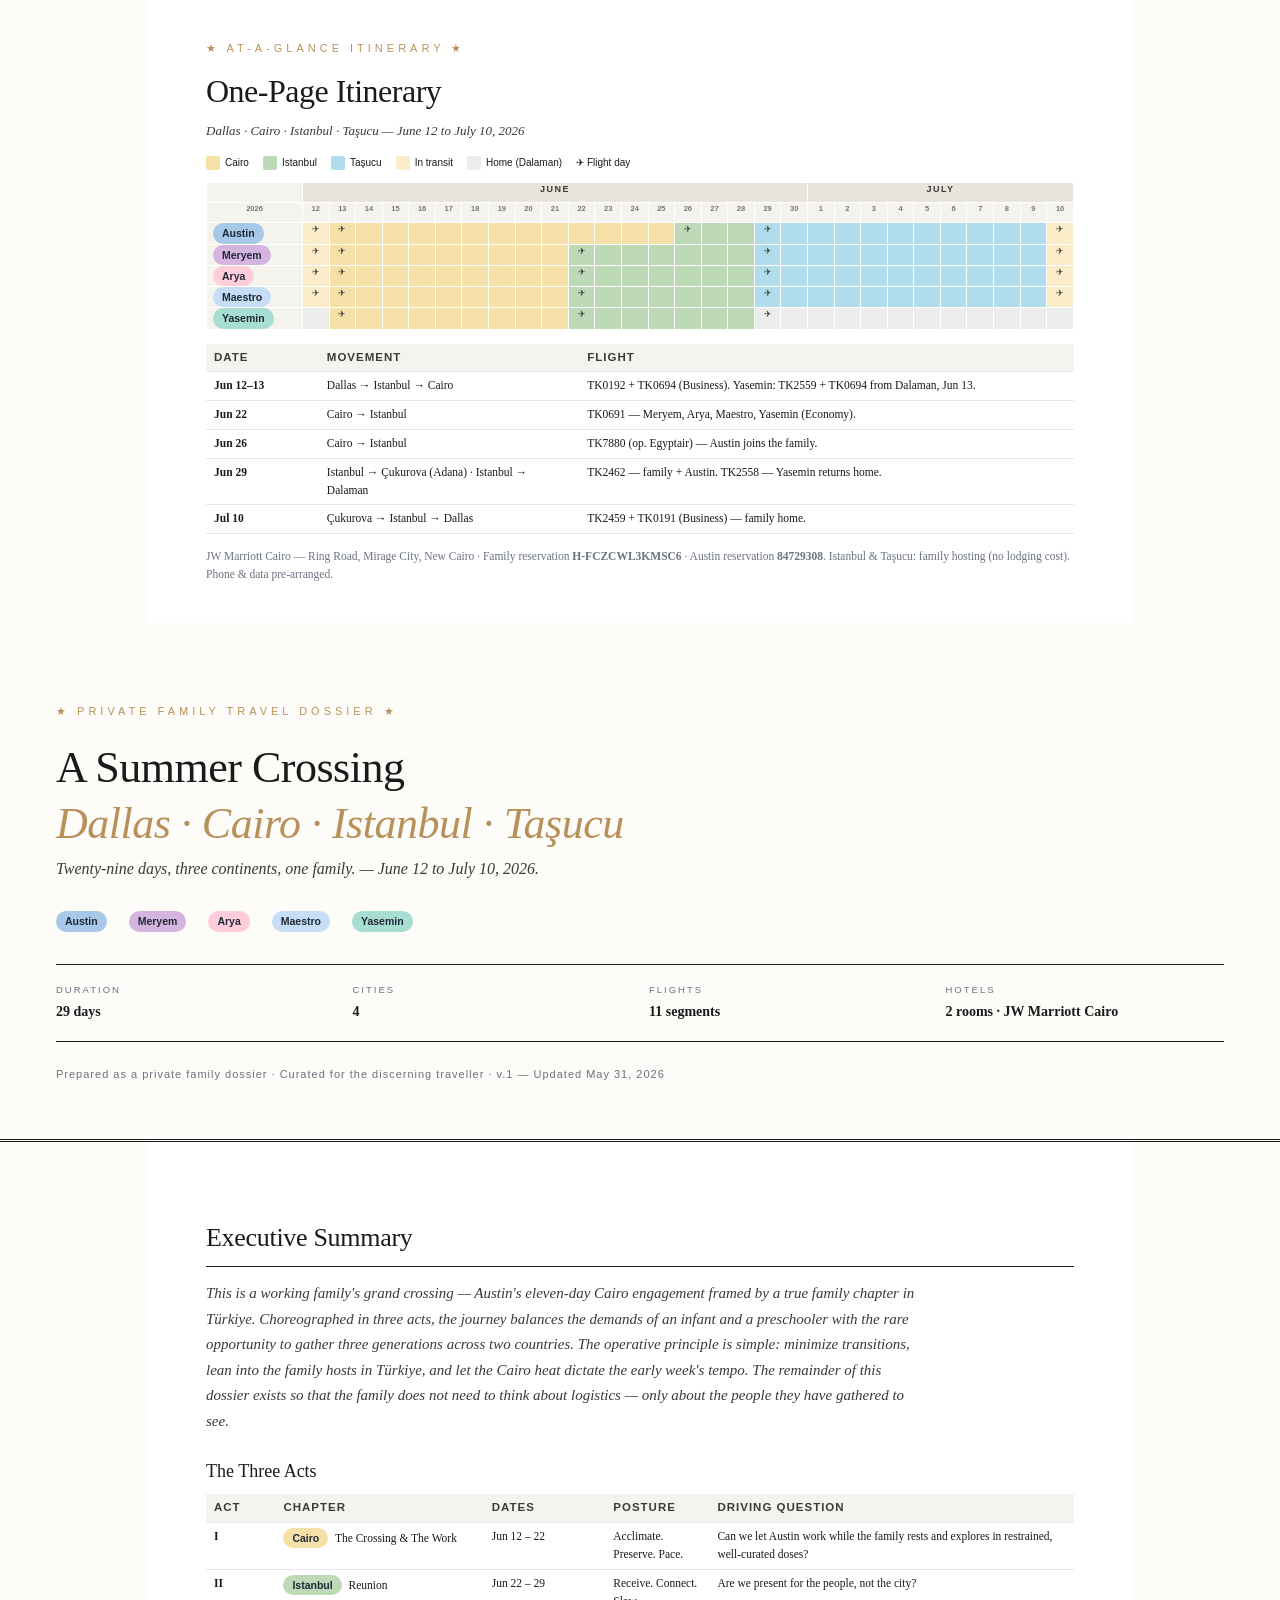
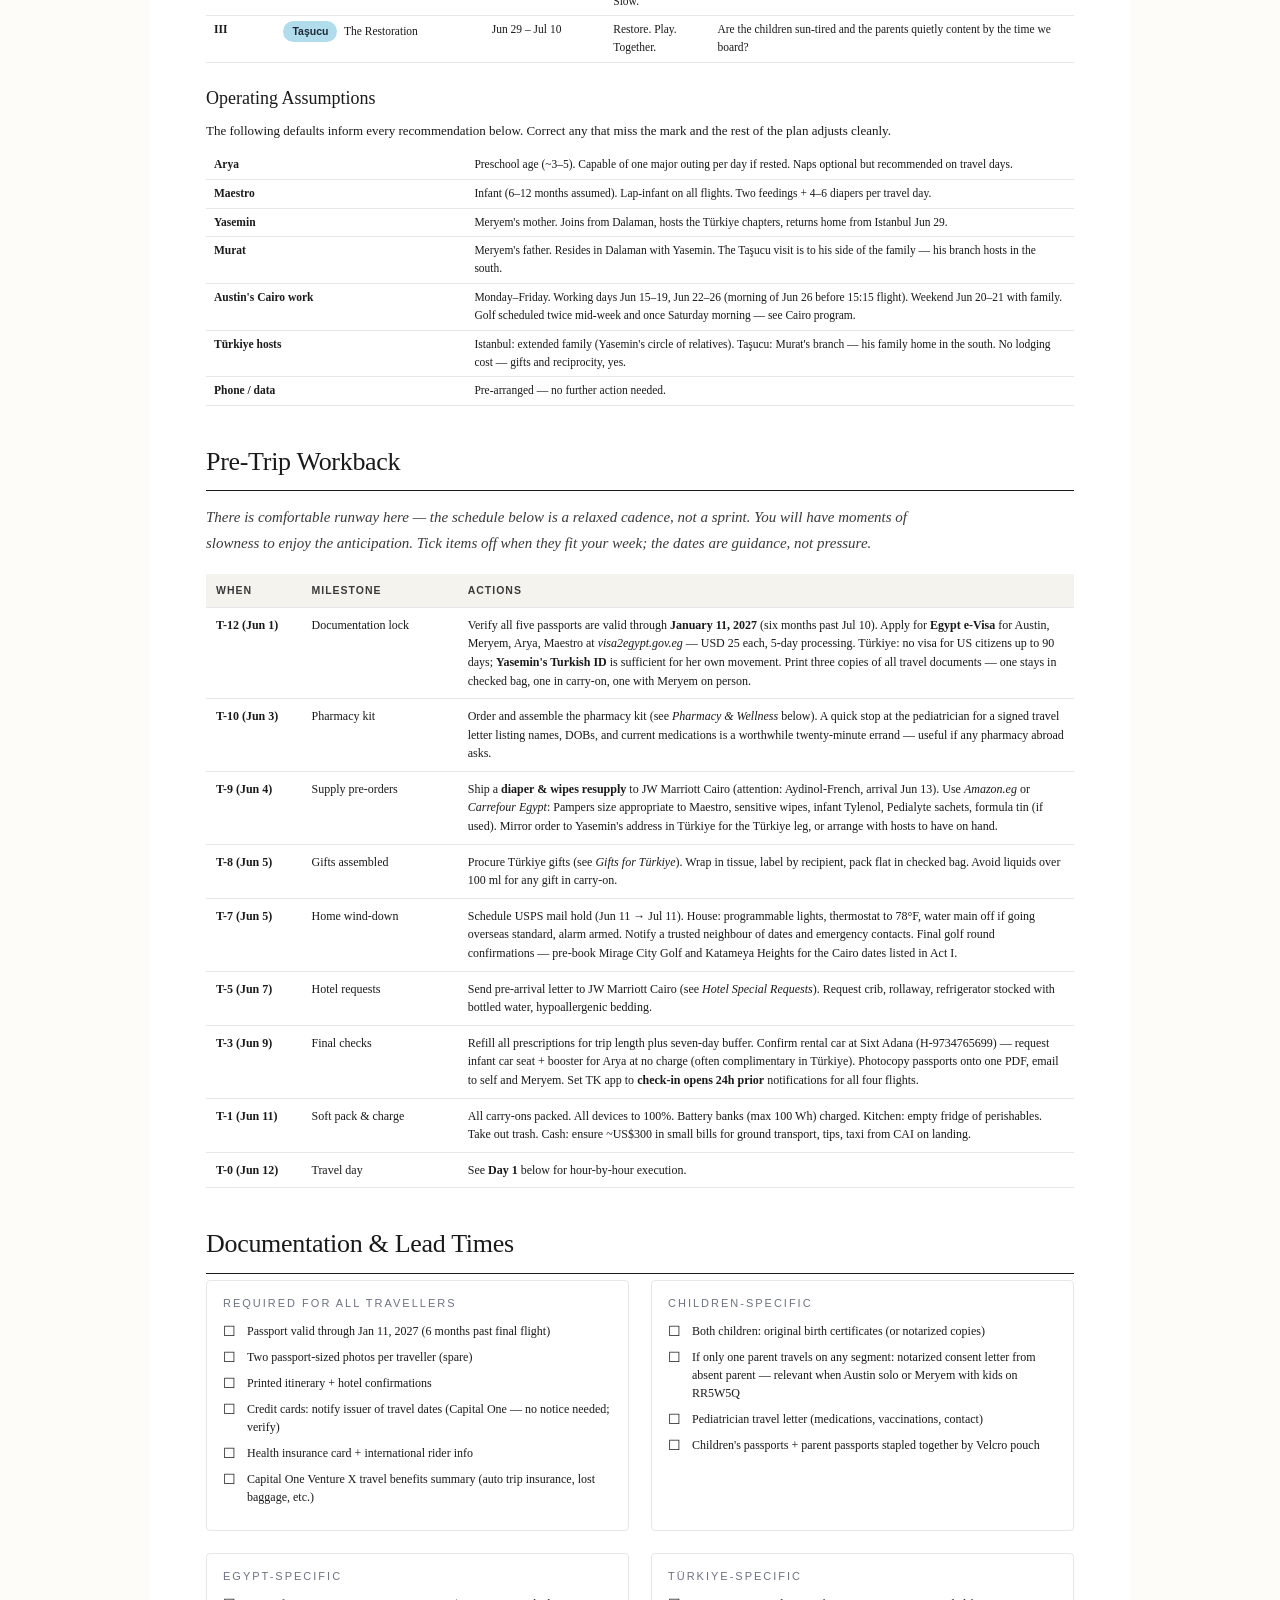
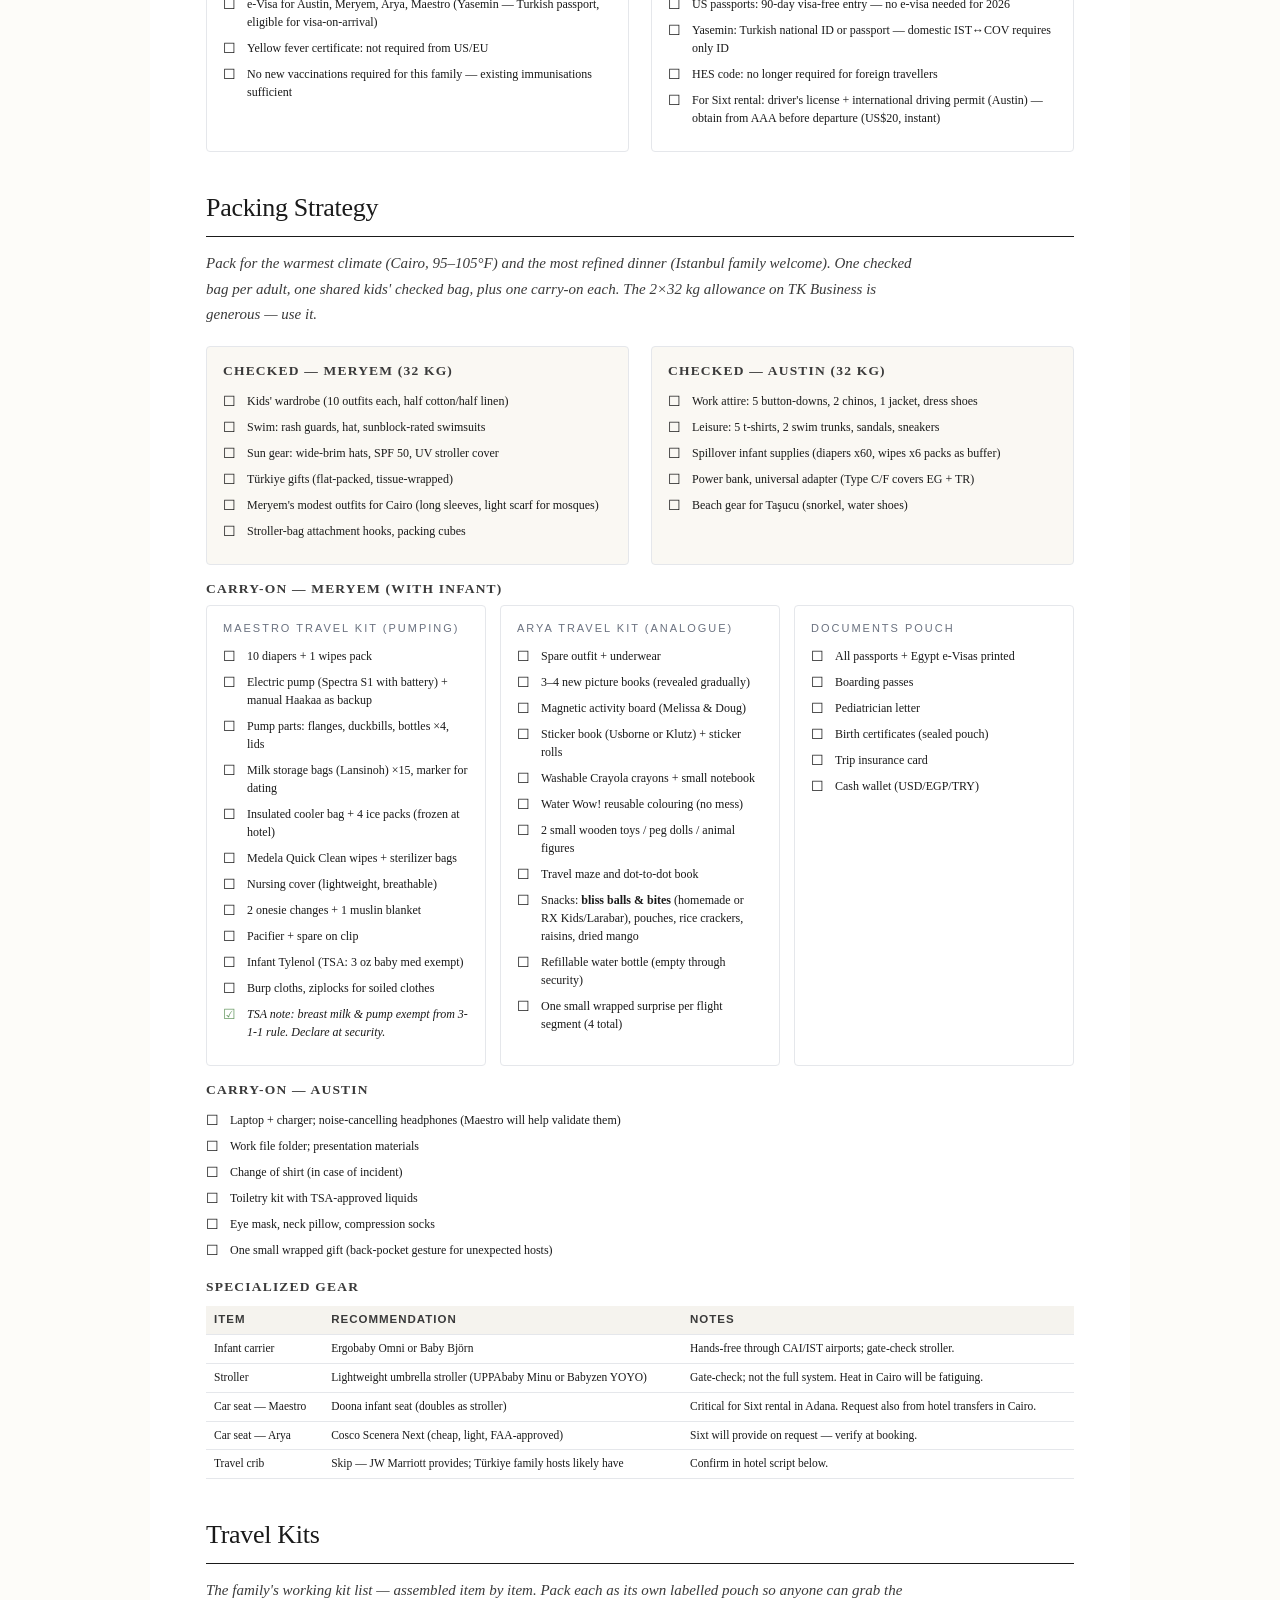
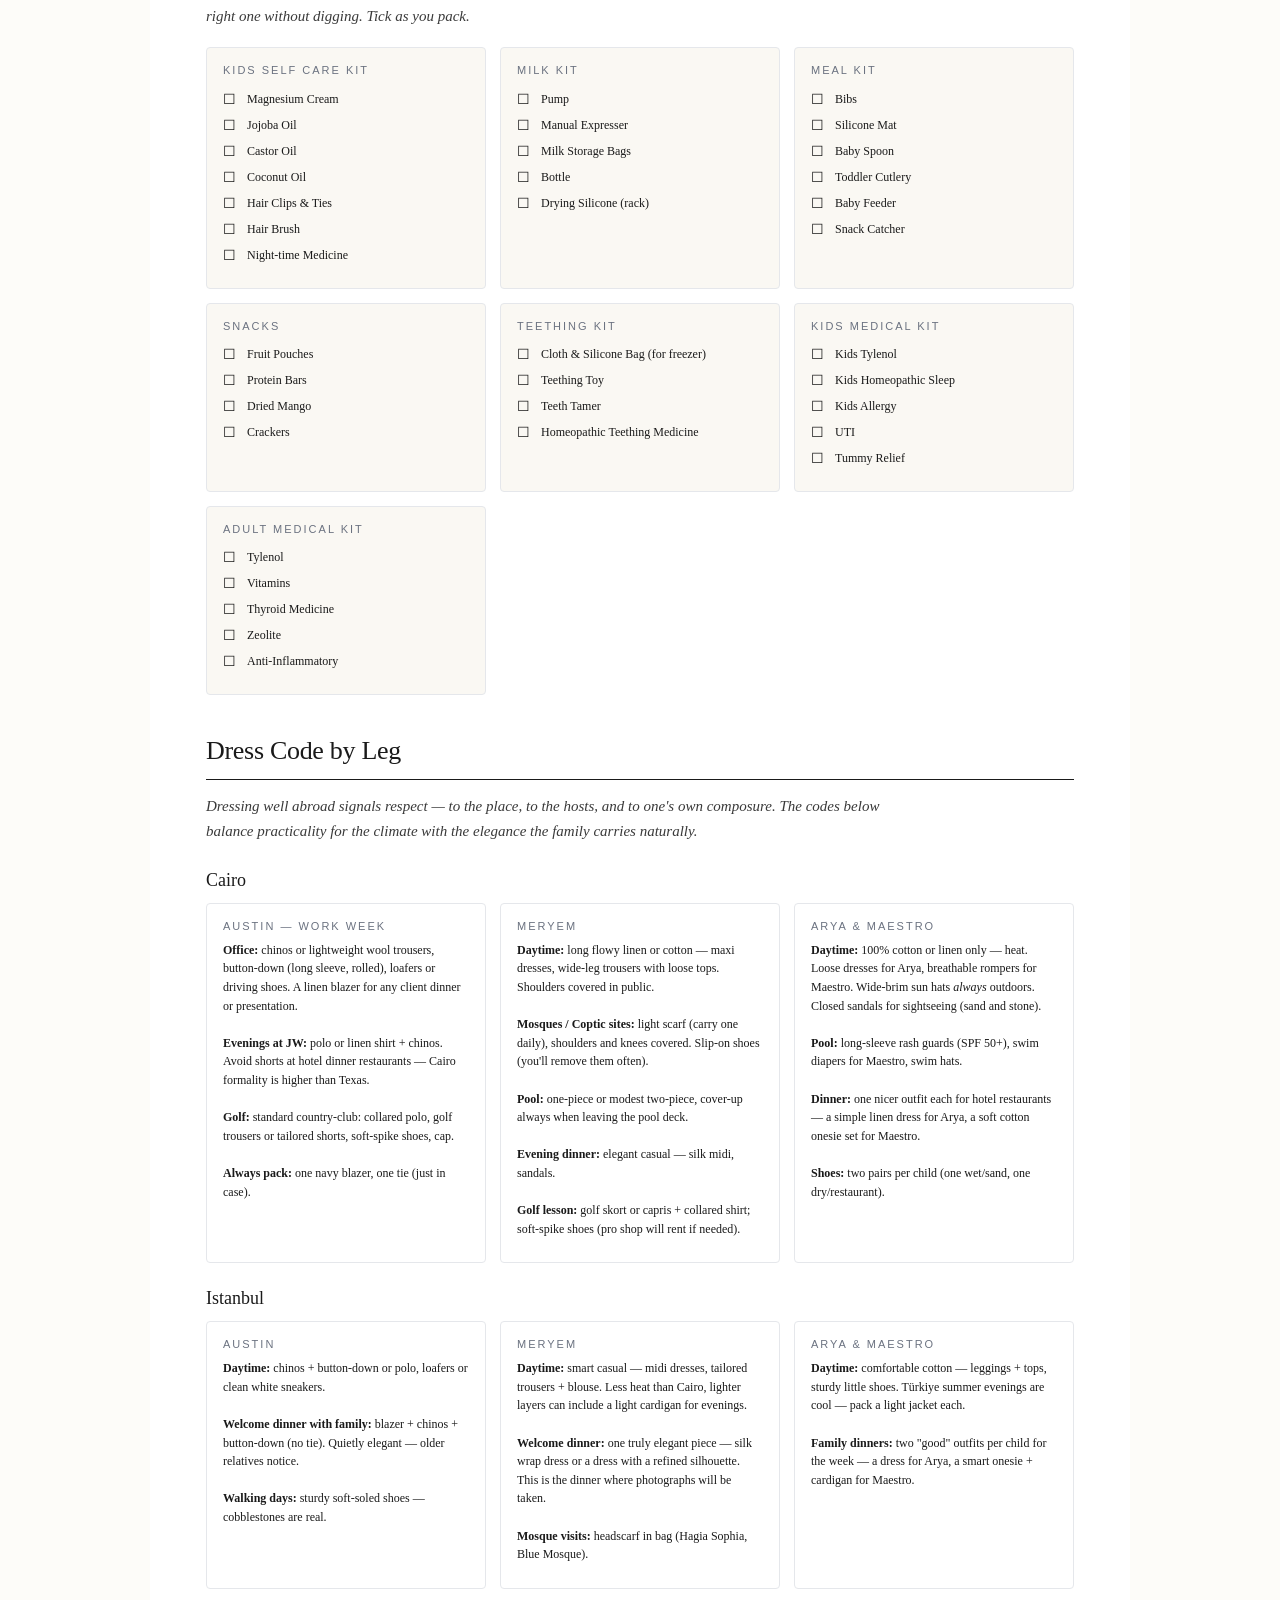
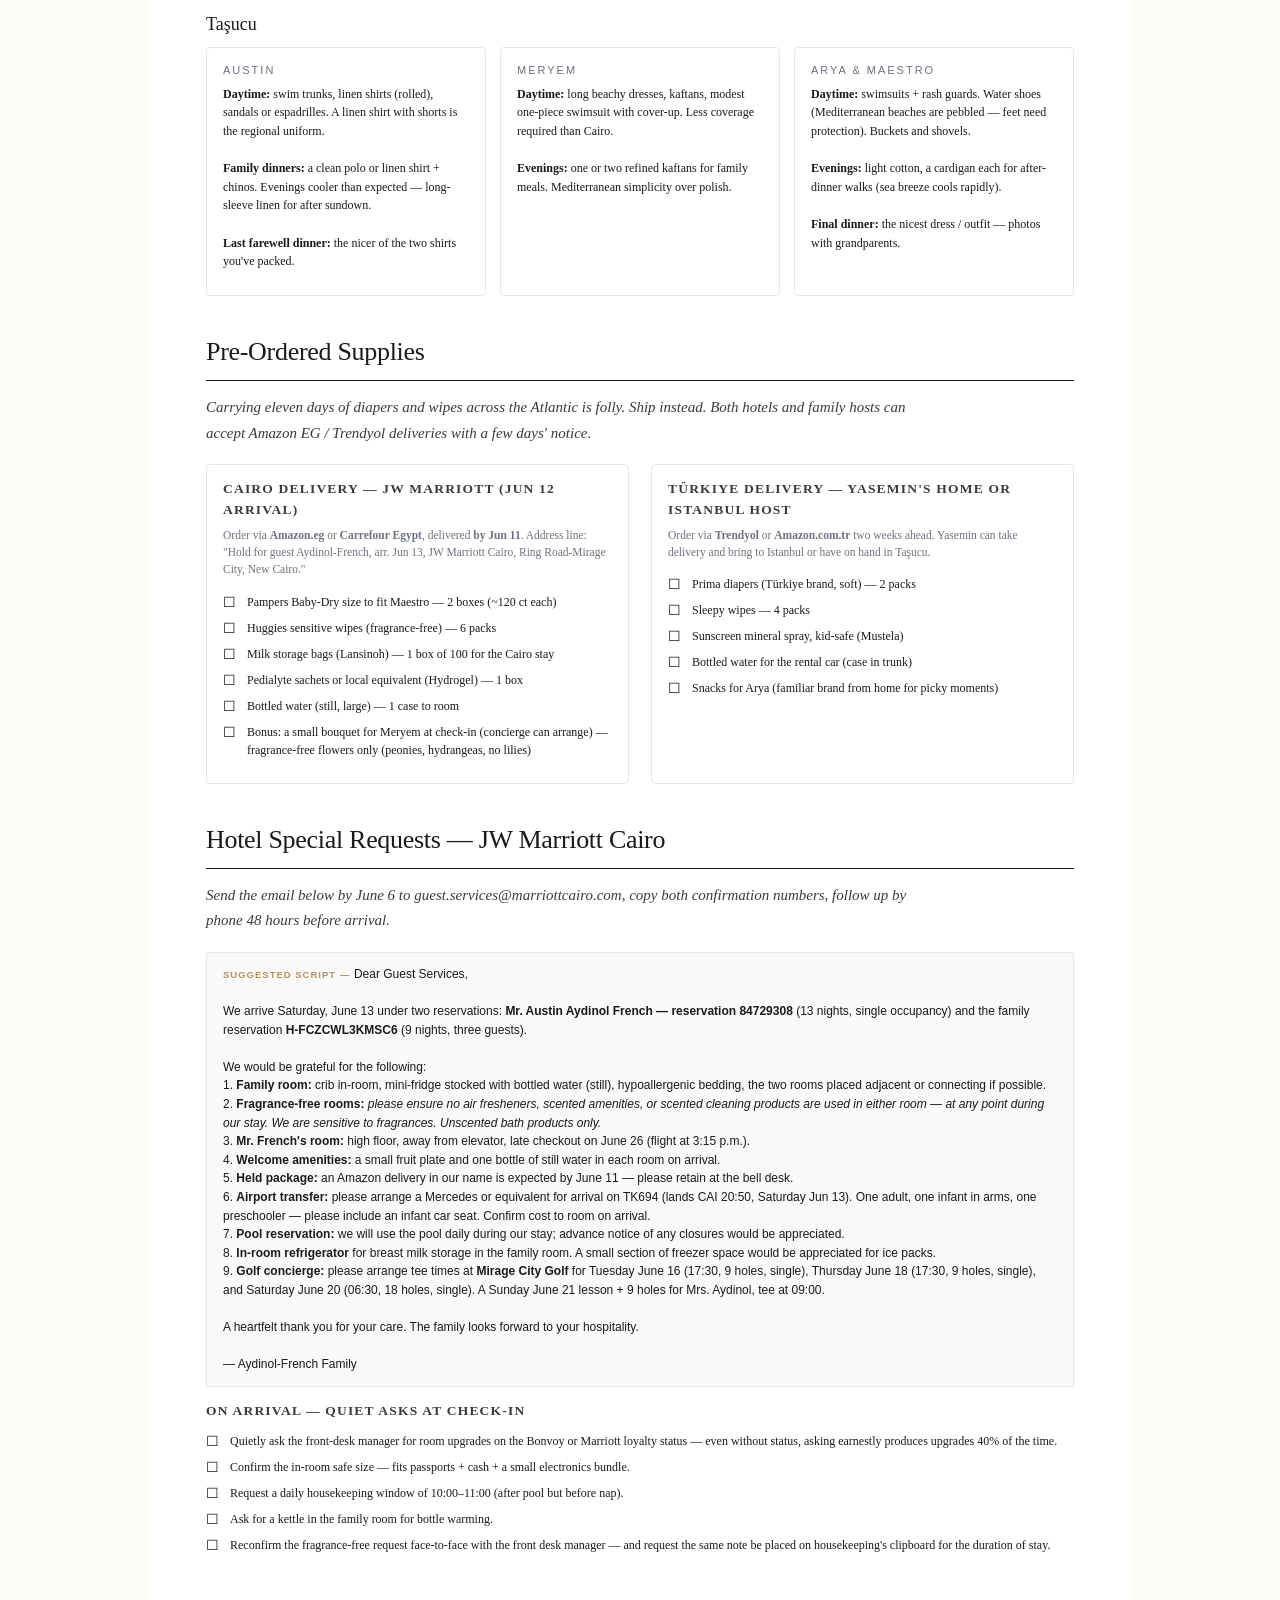
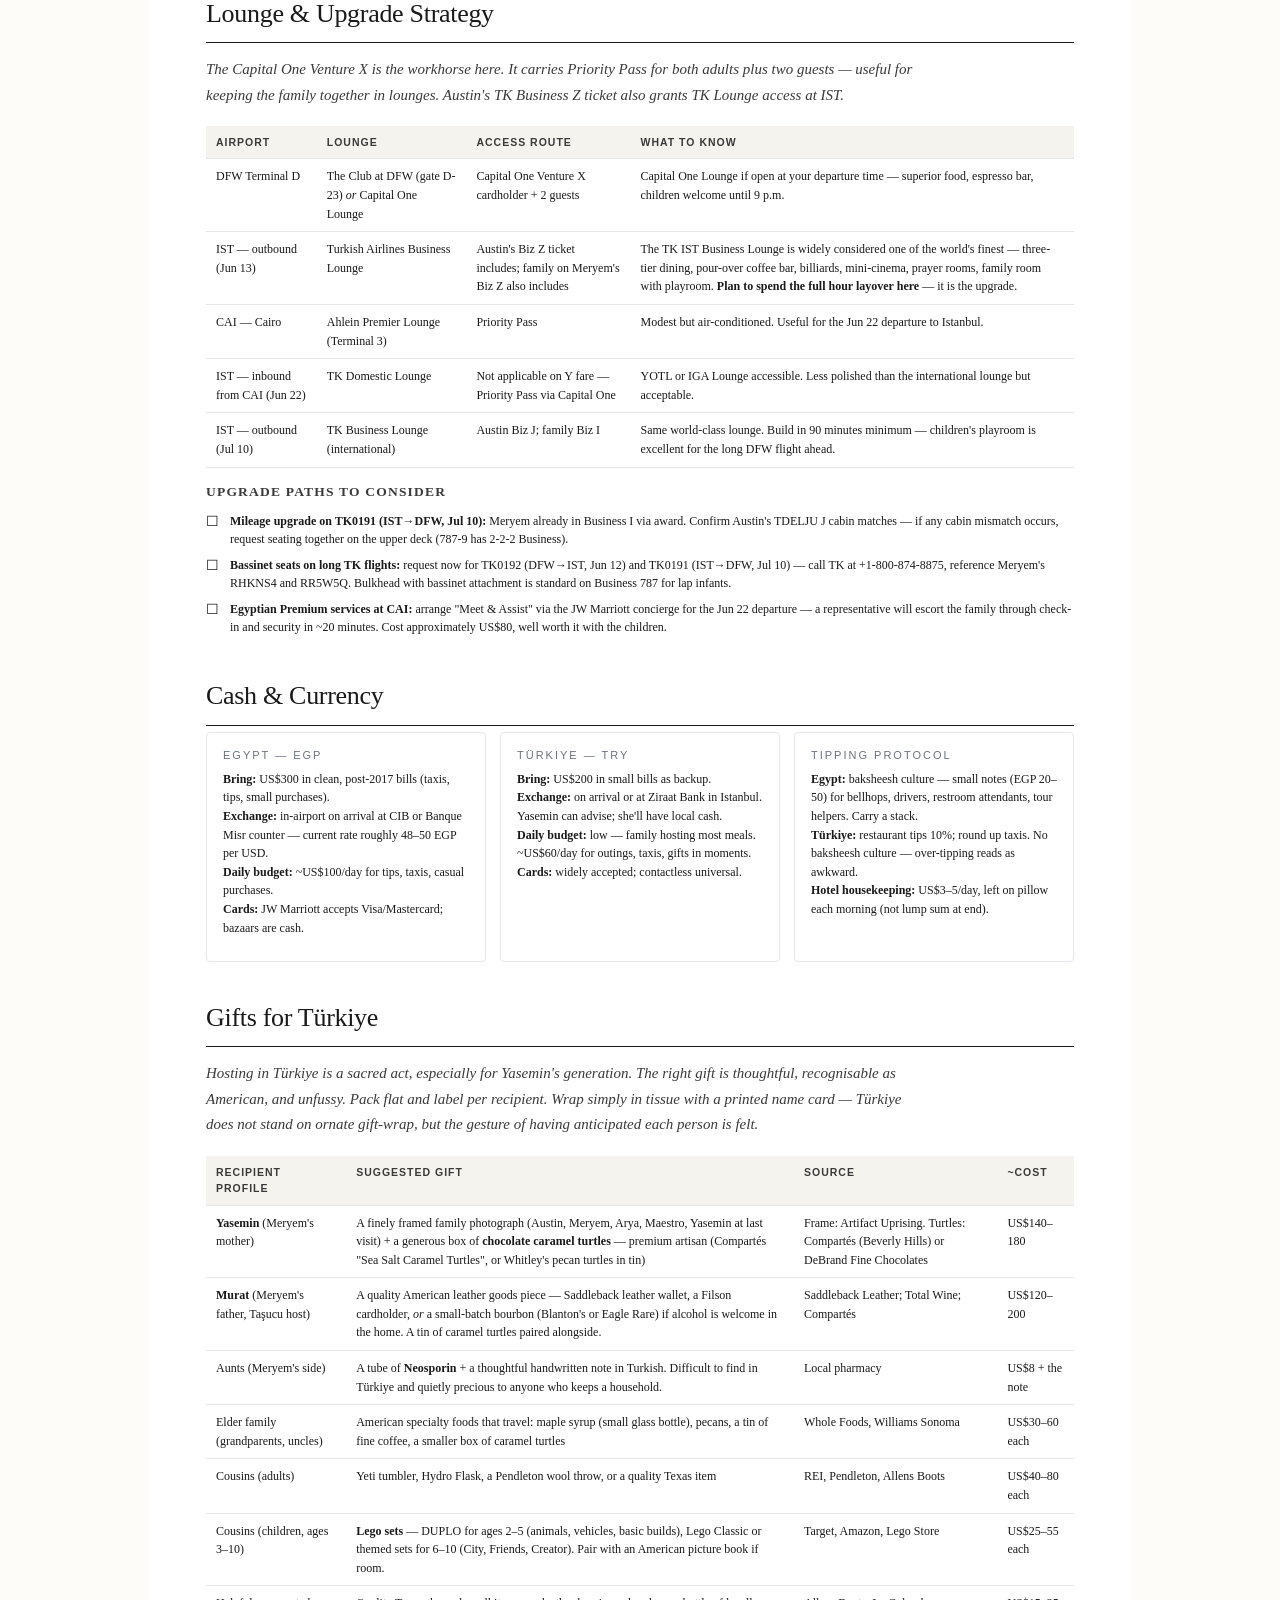
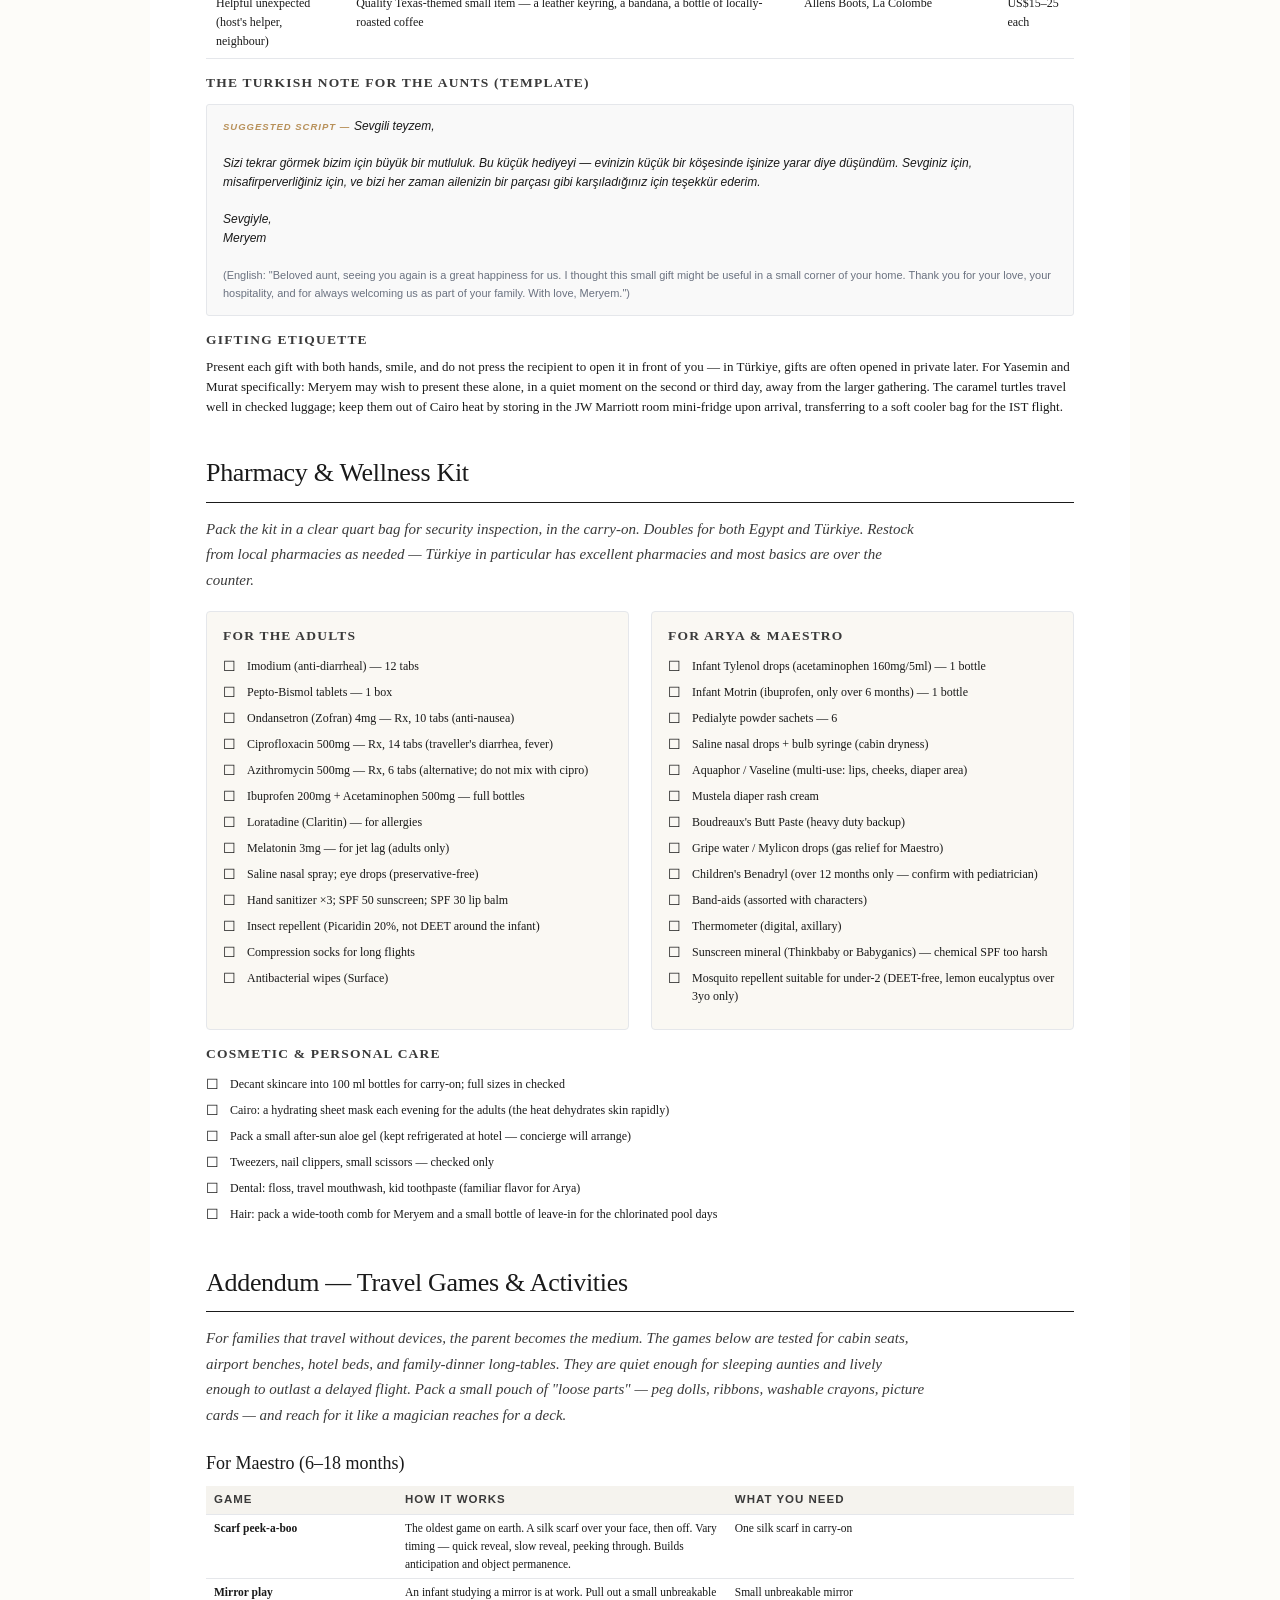
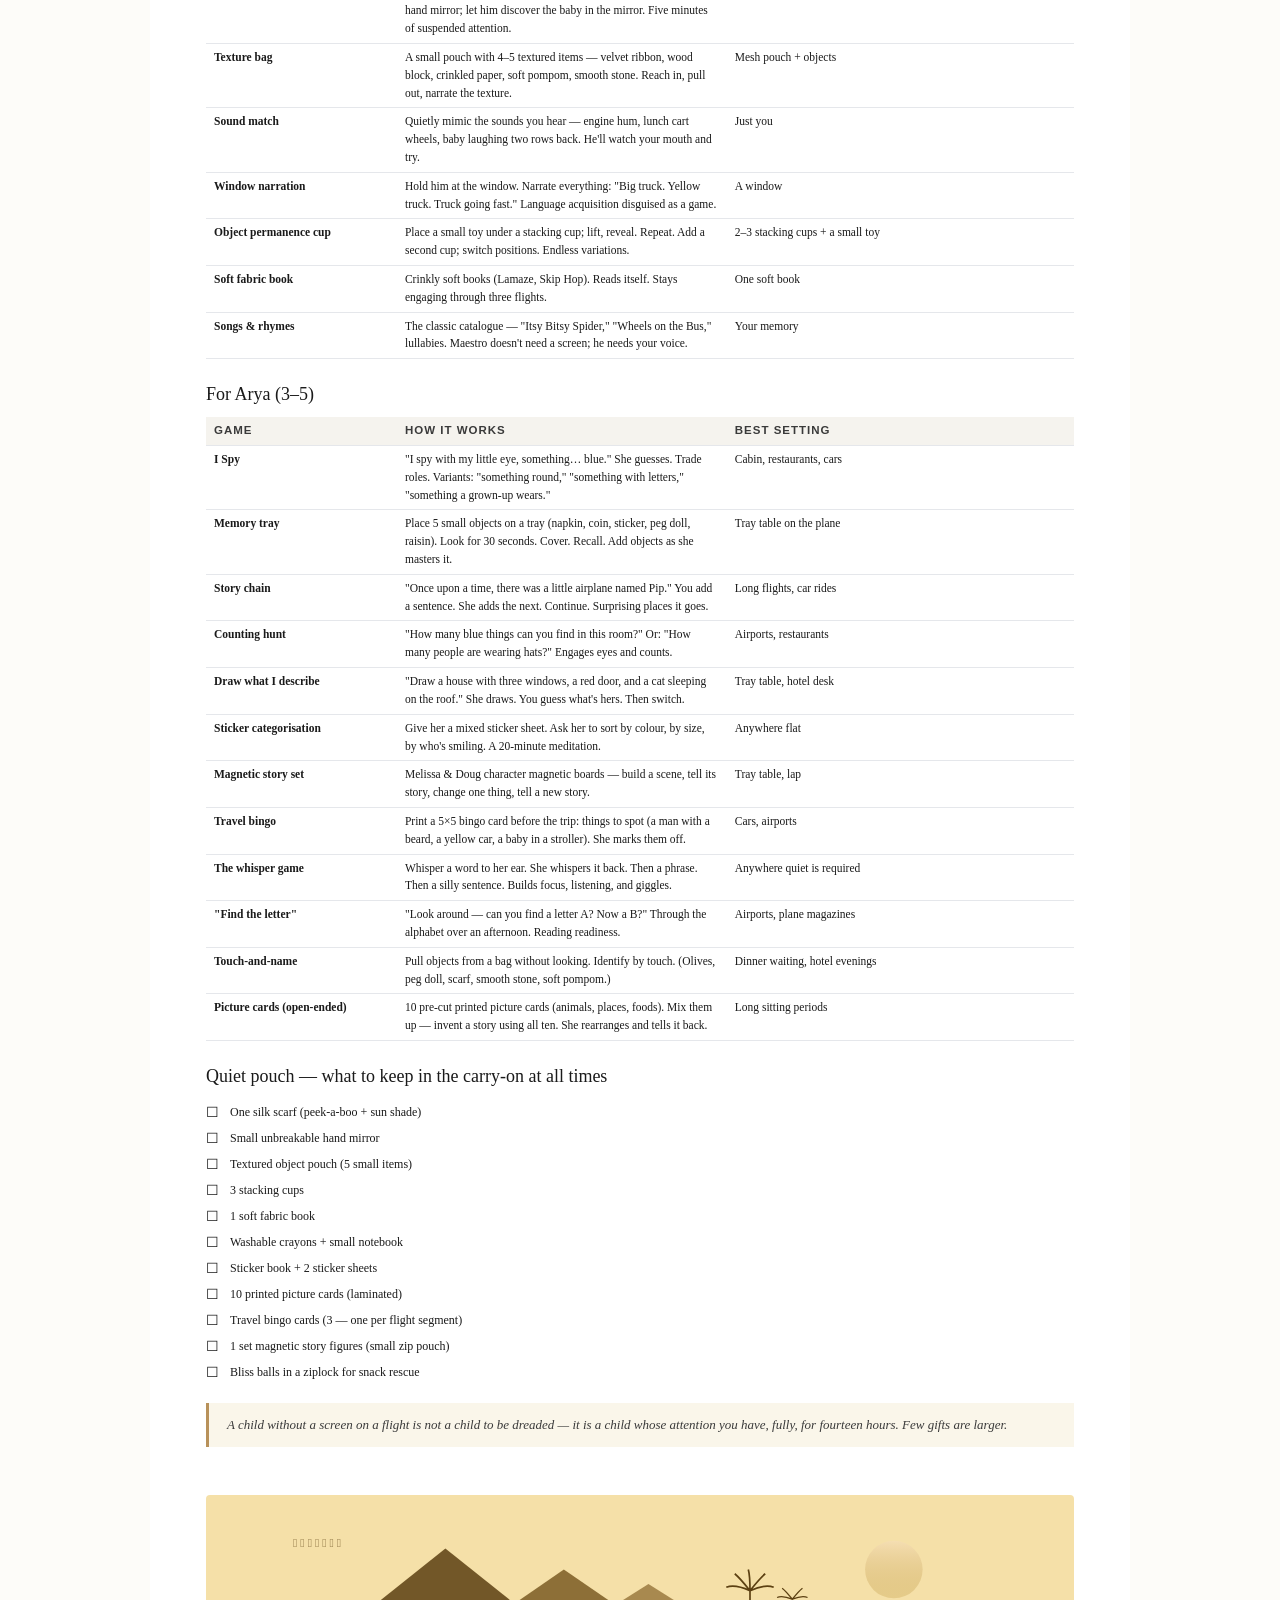
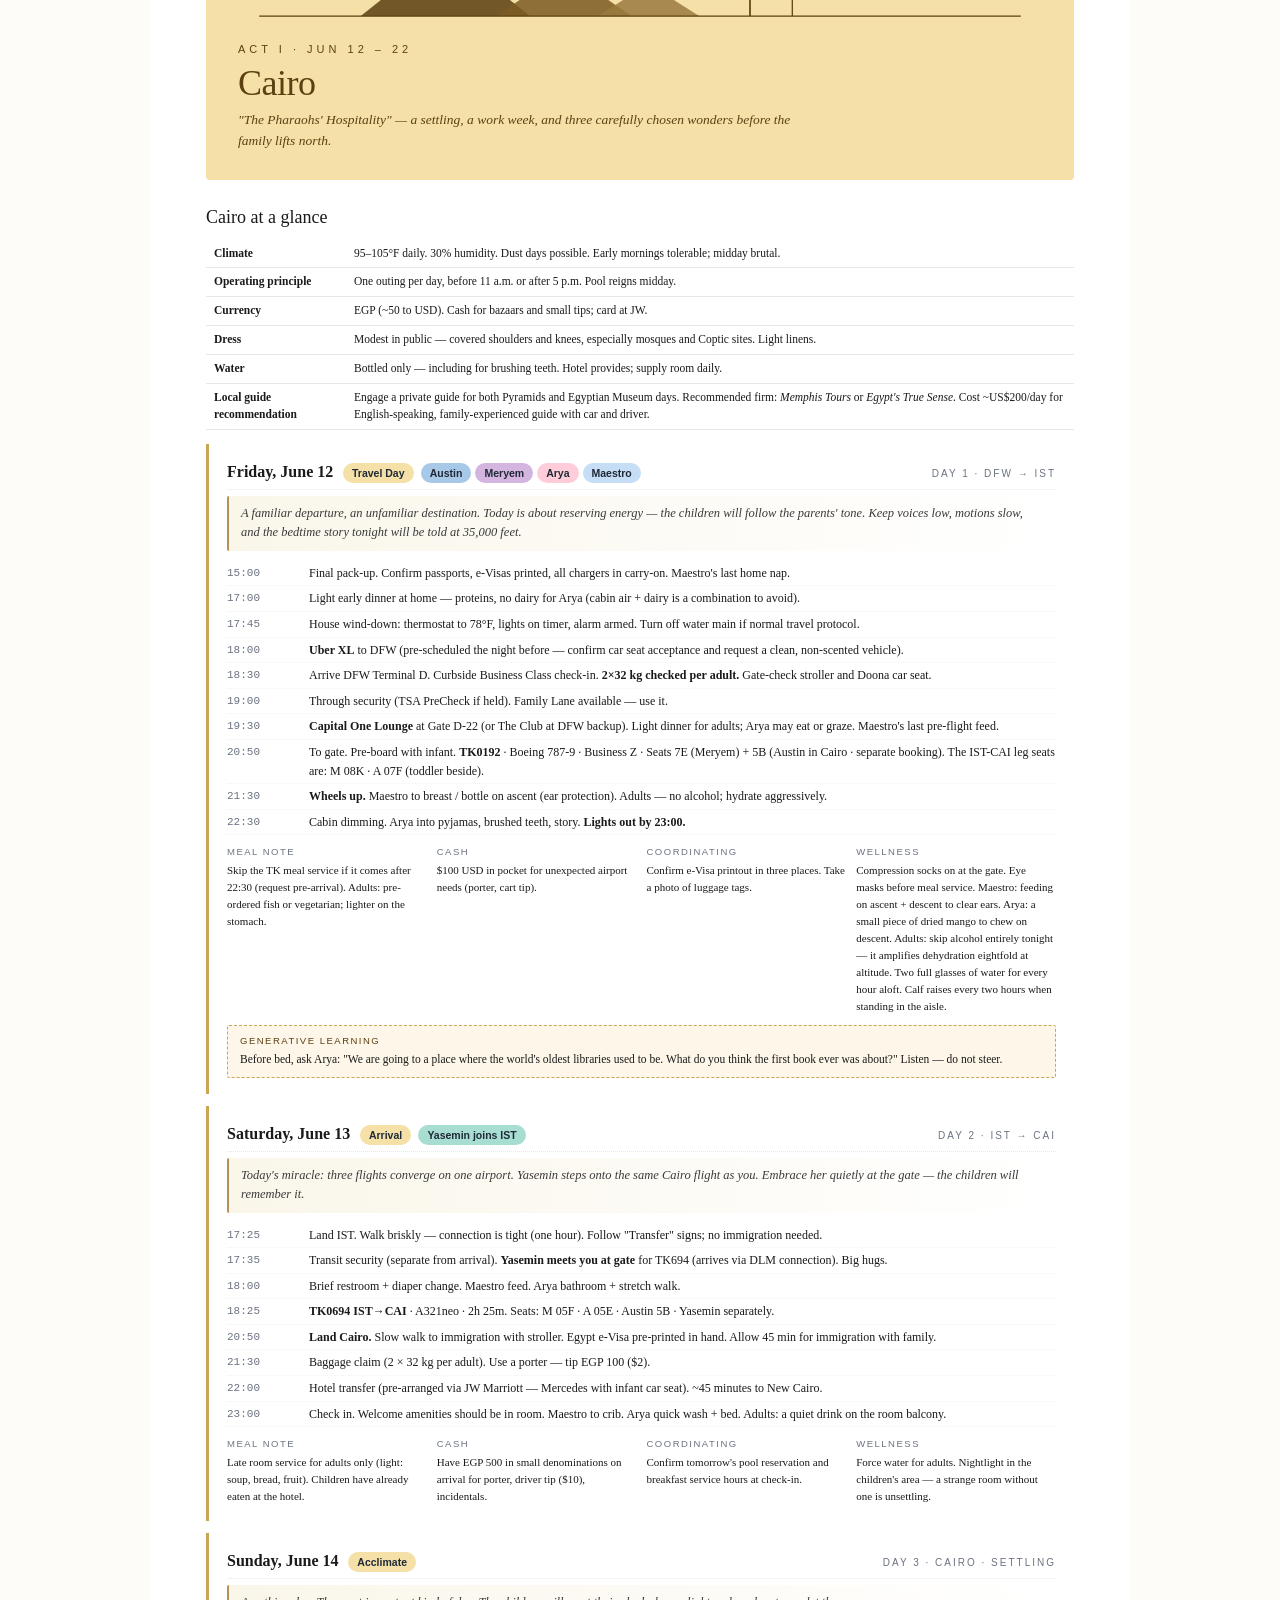
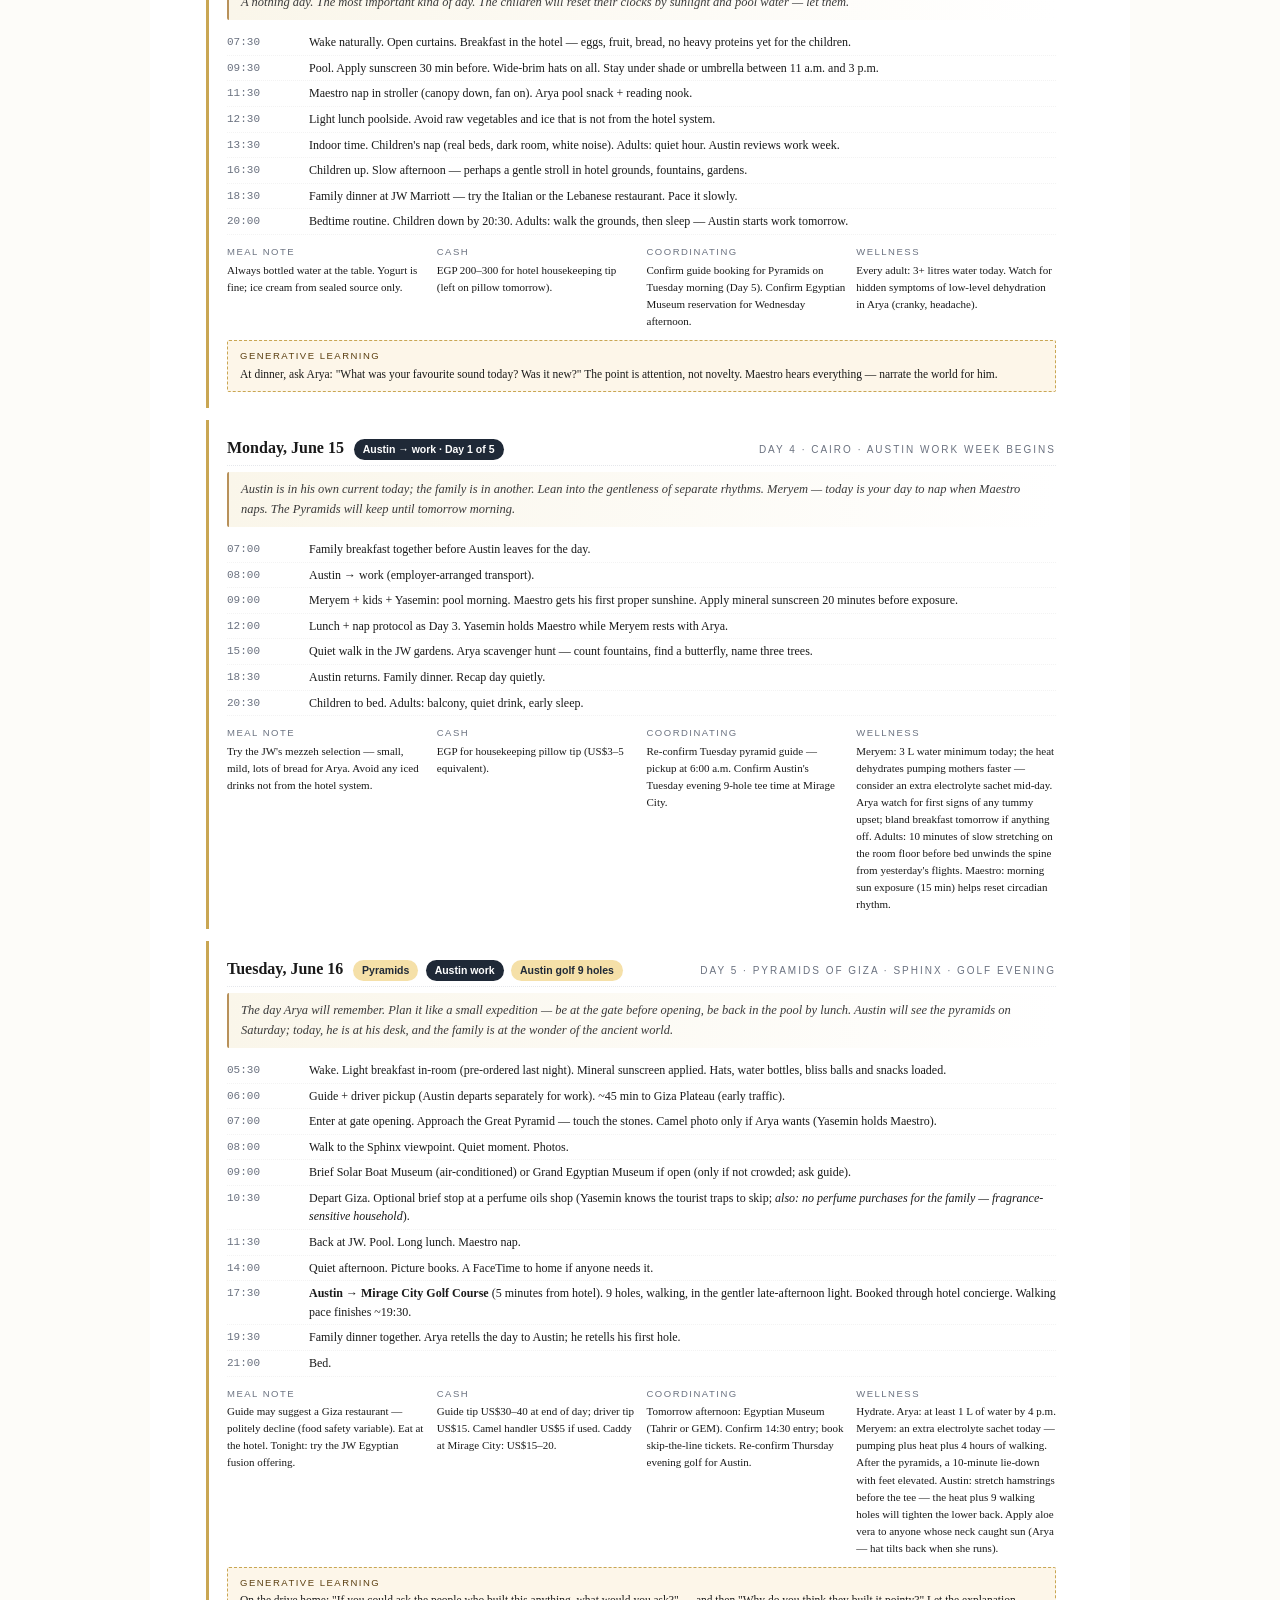
<file: SummerTrip2026.html>
<!DOCTYPE html>
<html lang="en">
<head>
<meta charset="UTF-8">
<title>Aydinol-French Family — Summer 2026 Concierge Dossier</title>
<style>
  :root {
    --ink: #1a1a1a;
    --soft-ink: #3a3a3a;
    --muted: #6b7280;
    --line: #e5e7eb;
    --paper: #fdfcf9;
    --austin: #A8C8E8;
    --meryem: #D4B5E0;
    --arya: #FFCDD9;
    --maestro: #C5DDF5;
    --yasemin: #A8DDD2;
    --cairo: #F5E0A8;
    --cairo-deep: #C9A653;
    --cairo-text: #5C4012;
    --istanbul: #BDD9B8;
    --istanbul-deep: #6B9B66;
    --istanbul-text: #2F4A2B;
    --tasucu: #B0DCEC;
    --tasucu-deep: #5DA5C2;
    --tasucu-text: #1E4A5E;
    --gold: #B8915A;
  }
  * { box-sizing: border-box; }
  body {
    font-family: "Iowan Old Style", "Palatino Linotype", Palatino, "Georgia", serif;
    color: var(--ink);
    background: var(--paper);
    margin: 0;
    font-size: 13px;
    line-height: 1.55;
  }
  .page {
    max-width: 980px;
    margin: 0 auto;
    padding: 40px 56px;
    background: #fff;
  }

  /* Typography */
  h1.cover-title {
    font-family: "Didot", "Bodoni 72", "Playfair Display", "Iowan Old Style", serif;
    font-size: 44px;
    font-weight: 400;
    letter-spacing: -0.5px;
    margin: 0 0 8px;
    line-height: 1.1;
  }
  h2.section {
    font-family: "Didot", "Bodoni 72", "Playfair Display", serif;
    font-size: 26px;
    font-weight: 400;
    margin: 36px 0 6px;
    letter-spacing: -0.3px;
    padding-bottom: 8px;
    border-bottom: 1px solid var(--ink);
  }
  h3 {
    font-family: "Didot", "Bodoni 72", serif;
    font-size: 18px;
    font-weight: 500;
    margin: 22px 0 8px;
    letter-spacing: 0;
  }
  h4 {
    font-family: "Iowan Old Style", Georgia, serif;
    font-size: 13.5px;
    font-weight: 700;
    text-transform: uppercase;
    letter-spacing: 1.2px;
    margin: 14px 0 6px;
    color: var(--soft-ink);
  }
  p { margin: 6px 0 10px; }
  .lede {
    font-size: 15px;
    line-height: 1.7;
    color: var(--soft-ink);
    font-style: italic;
    margin: 14px 0 18px;
    max-width: 720px;
  }
  .small { font-size: 11.5px; color: var(--muted); line-height: 1.5; }
  .sans { font-family: -apple-system, "Helvetica Neue", Arial, sans-serif; }
  .mono { font-family: "SF Mono", "Menlo", Consolas, monospace; font-size: 11px; }
  .rule { border: none; border-top: 1px solid var(--line); margin: 18px 0; }
  .double-rule { border: none; border-top: 3px double var(--ink); margin: 24px 0; }

  /* Cover */
  .cover {
    text-align: left;
    padding: 80px 56px 56px;
    background: var(--paper);
    border-bottom: 3px double var(--ink);
  }
  .cover .crest {
    font-size: 11px;
    letter-spacing: 4px;
    text-transform: uppercase;
    color: var(--gold);
    font-family: -apple-system, sans-serif;
    margin-bottom: 24px;
  }
  .cover .subtitle {
    font-size: 16px;
    color: var(--soft-ink);
    font-style: italic;
    margin: 8px 0 28px;
  }
  .cover-meta {
    display: grid;
    grid-template-columns: repeat(4, 1fr);
    gap: 18px;
    margin-top: 32px;
    padding: 18px 0;
    border-top: 1px solid var(--ink);
    border-bottom: 1px solid var(--ink);
  }
  .cover-meta .item .label {
    font-size: 9.5px;
    letter-spacing: 2px;
    text-transform: uppercase;
    color: var(--muted);
    font-family: -apple-system, sans-serif;
    margin-bottom: 4px;
  }
  .cover-meta .item .value {
    font-size: 14px;
    font-weight: 600;
  }

  /* Section banner with SVG */
  .act-banner {
    position: relative;
    margin: 48px 0 24px;
    padding: 28px 32px;
    border-radius: 4px;
    overflow: hidden;
  }
  .act-banner.cairo { background: var(--cairo); color: var(--cairo-text); }
  .act-banner.istanbul { background: var(--istanbul); color: var(--istanbul-text); }
  .act-banner.tasucu { background: var(--tasucu); color: var(--tasucu-text); }
  .act-banner svg { display: block; width: 100%; height: 110px; }
  .act-banner .label {
    font-size: 11px;
    letter-spacing: 4px;
    text-transform: uppercase;
    margin-bottom: 6px;
    font-family: -apple-system, sans-serif;
  }
  .act-banner .title {
    font-family: "Didot", "Bodoni 72", serif;
    font-size: 36px;
    line-height: 1.1;
    margin: 0 0 6px;
    font-weight: 400;
    letter-spacing: -0.5px;
  }
  .act-banner .tagline {
    font-style: italic;
    font-size: 13.5px;
    max-width: 580px;
  }

  /* Two-column */
  .two-col { display: grid; grid-template-columns: 1fr 1fr; gap: 22px; }
  .three-col { display: grid; grid-template-columns: 1fr 1fr 1fr; gap: 14px; }

  /* Cards */
  .card {
    border: 1px solid var(--line);
    border-radius: 4px;
    padding: 14px 16px;
    background: #fff;
  }
  .card.shaded { background: #faf8f3; }
  .card .card-h {
    font-size: 11px;
    letter-spacing: 2px;
    text-transform: uppercase;
    color: var(--muted);
    margin-bottom: 6px;
    font-family: -apple-system, sans-serif;
  }

  /* Tables */
  table { width: 100%; border-collapse: collapse; margin: 8px 0 14px; }
  th, td {
    text-align: left;
    padding: 8px 10px;
    border-bottom: 1px solid var(--line);
    vertical-align: top;
    font-size: 12px;
  }
  th {
    background: #f5f3ee;
    font-family: -apple-system, sans-serif;
    font-size: 10.5px;
    text-transform: uppercase;
    letter-spacing: 1px;
    color: var(--soft-ink);
    font-weight: 700;
  }
  table.tight td, table.tight th { padding: 5px 8px; font-size: 11.5px; }

  /* Day blocks */
  .day {
    margin: 12px 0;
    padding: 16px 18px;
    border-left: 3px solid var(--ink);
    background: #fff;
    page-break-inside: avoid;
  }
  .day.cairo { border-left-color: var(--cairo-deep); }
  .day.istanbul { border-left-color: var(--istanbul-deep); }
  .day.tasucu { border-left-color: var(--tasucu-deep); }
  .day-header {
    display: flex;
    justify-content: space-between;
    align-items: baseline;
    margin-bottom: 4px;
    border-bottom: 1px dotted var(--line);
    padding-bottom: 4px;
  }
  .day-header .date {
    font-family: "Didot", serif;
    font-size: 16px;
    font-weight: 600;
  }
  .day-header .tag {
    font-size: 10px;
    letter-spacing: 2px;
    text-transform: uppercase;
    color: var(--muted);
    font-family: -apple-system, sans-serif;
  }
  .ramp {
    font-style: italic;
    color: var(--soft-ink);
    font-size: 12.5px;
    margin: 6px 0 10px;
    padding-left: 14px;
    border-left: 2px solid var(--gold);
    background: linear-gradient(to right, #faf6ea 0%, #fff 100%);
    padding: 8px 12px;
    border-radius: 2px;
  }
  .schedule { font-size: 12px; }
  .schedule .row {
    display: grid;
    grid-template-columns: 70px 1fr;
    gap: 12px;
    padding: 3px 0;
    border-bottom: 1px dotted #f3f3f3;
  }
  .schedule .time {
    font-family: "SF Mono", Menlo, monospace;
    font-size: 11px;
    color: var(--muted);
    padding-top: 1px;
  }
  .day-aside {
    display: grid;
    grid-template-columns: repeat(4, 1fr);
    gap: 10px;
    margin-top: 10px;
    font-size: 11px;
  }
  .aside-item .h {
    font-size: 9.5px;
    letter-spacing: 1.5px;
    text-transform: uppercase;
    color: var(--muted);
    font-family: -apple-system, sans-serif;
    margin-bottom: 2px;
  }
  .learning {
    margin-top: 10px;
    padding: 8px 12px;
    background: #fdf6e9;
    border: 1px dashed var(--cairo-deep);
    font-size: 11.5px;
    border-radius: 2px;
  }
  .learning .h {
    font-family: -apple-system, sans-serif;
    font-size: 9.5px;
    letter-spacing: 1.5px;
    text-transform: uppercase;
    color: var(--cairo-text);
    margin-bottom: 2px;
  }

  /* Checklist */
  ul.checklist { list-style: none; padding-left: 0; margin: 6px 0; }
  ul.checklist li {
    padding: 4px 0 4px 24px;
    position: relative;
    font-size: 12px;
    line-height: 1.5;
  }
  ul.checklist li::before {
    content: "☐";
    position: absolute;
    left: 0;
    top: 3px;
    font-size: 14px;
    color: var(--ink);
  }
  ul.checklist li.done::before { content: "☑"; color: var(--istanbul-deep); }

  /* Pills */
  .pill {
    display: inline-block;
    padding: 2px 9px;
    border-radius: 12px;
    font-size: 10.5px;
    font-weight: 600;
    font-family: -apple-system, sans-serif;
    color: #1f2937;
    margin-right: 4px;
  }
  .pill.cairo { background: var(--cairo); }
  .pill.istanbul { background: var(--istanbul); }
  .pill.tasucu { background: var(--tasucu); }
  .pill.austin { background: var(--austin); }
  .pill.meryem { background: var(--meryem); }
  .pill.arya { background: var(--arya); }
  .pill.maestro { background: var(--maestro); }
  .pill.yasemin { background: var(--yasemin); }
  .pill.work { background: #1f2937; color: #fff; }

  /* Quote */
  blockquote.quote {
    margin: 18px 0;
    padding: 12px 18px;
    border-left: 3px solid var(--gold);
    font-style: italic;
    color: var(--soft-ink);
    background: #faf6ea;
  }
  blockquote.script {
    margin: 10px 0;
    padding: 12px 16px;
    border: 1px solid var(--line);
    background: #f9f9f9;
    font-family: -apple-system, sans-serif;
    font-size: 12px;
    font-style: normal;
    border-radius: 3px;
  }
  blockquote.script::before {
    content: "Suggested script — ";
    font-weight: 700;
    color: var(--gold);
    text-transform: uppercase;
    letter-spacing: 1px;
    font-size: 9.5px;
  }

  /* Footer */
  footer {
    text-align: center;
    padding: 32px 0 20px;
    color: var(--muted);
    font-size: 11px;
    font-family: -apple-system, sans-serif;
    letter-spacing: 1px;
    text-transform: uppercase;
  }

  @page { size: A4; margin: 14mm; }
  @media print {
    body { font-size: 11.5px; }
    .page { padding: 24px 32px; }
    .cover { padding: 36px 32px; }
    h1.cover-title { font-size: 36px; }
    .act-banner { page-break-before: always; }
    h2.section { page-break-after: avoid; }
    .day { page-break-inside: avoid; }
  }
</style>
</head>
<body>

<!-- ====================== ONE-PAGE ITINERARY ====================== -->
<div class="page" style="page-break-after: always;">
  <div class="crest" style="font-size:11px;letter-spacing:4px;text-transform:uppercase;color:var(--gold);font-family:-apple-system,sans-serif;margin-bottom:10px;">★  At-a-Glance Itinerary  ★</div>
  <h1 style="font-family:'Didot','Bodoni 72','Playfair Display',serif;font-size:32px;font-weight:400;margin:0 0 4px;letter-spacing:-0.5px;">One-Page Itinerary</h1>
  <div style="font-size:13px;color:var(--soft-ink);font-style:italic;margin-bottom:14px;">Dallas · Cairo · Istanbul · Taşucu — June 12 to July 10, 2026</div>

  <div style="display:flex;gap:14px;flex-wrap:wrap;margin-bottom:12px;font-size:10px;font-family:-apple-system,sans-serif;align-items:center;">
    <span style="display:inline-flex;align-items:center;gap:5px;"><span style="width:14px;height:14px;background:var(--cairo);display:inline-block;border-radius:2px;"></span> Cairo</span>
    <span style="display:inline-flex;align-items:center;gap:5px;"><span style="width:14px;height:14px;background:var(--istanbul);display:inline-block;border-radius:2px;"></span> Istanbul</span>
    <span style="display:inline-flex;align-items:center;gap:5px;"><span style="width:14px;height:14px;background:var(--tasucu);display:inline-block;border-radius:2px;"></span> Taşucu</span>
    <span style="display:inline-flex;align-items:center;gap:5px;"><span style="width:14px;height:14px;background:#faecc8;display:inline-block;border-radius:2px;"></span> In transit</span>
    <span style="display:inline-flex;align-items:center;gap:5px;"><span style="width:14px;height:14px;background:#ececec;display:inline-block;border-radius:2px;"></span> Home (Dalaman)</span>
    <span style="display:inline-flex;align-items:center;gap:5px;">✈ Flight day</span>
  </div>

  <style>
    .gantt { border-collapse:collapse; width:100%; table-layout:fixed; }
    .gantt th, .gantt td { border:1px solid #fff; text-align:center; font-size:8.5px; padding:0; height:20px; }
    .gantt .lbl { text-align:left; padding:0 6px; font-size:10px; font-weight:600; white-space:nowrap; width:96px; background:#f5f3ee; font-family:-apple-system,sans-serif; }
    .gantt .mon { background:#e8e4da; font-size:9px; letter-spacing:1.5px; text-transform:uppercase; font-family:-apple-system,sans-serif; color:var(--soft-ink); }
    .gantt .dy { background:#f5f3ee; font-size:7.5px; color:#777; font-weight:600; font-family:-apple-system,sans-serif; }
    .gantt .g-c { background:var(--cairo); }
    .gantt .g-i { background:var(--istanbul); }
    .gantt .g-k { background:var(--tasucu); }
    .gantt .g-h { background:#ececec; color:#bbb; }
    .gantt .g-t { background:#faecc8; }
    .gantt .fly { font-size:9px; color:#3a3a3a; }
  </style>

  <table class="gantt">
    <thead>
      <tr>
        <th class="lbl"></th>
        <th class="mon" colspan="19">June</th>
        <th class="mon" colspan="10">July</th>
      </tr>
      <tr>
        <td class="dy">2026</td>
        <td class="dy">12</td><td class="dy">13</td><td class="dy">14</td><td class="dy">15</td><td class="dy">16</td><td class="dy">17</td><td class="dy">18</td><td class="dy">19</td><td class="dy">20</td><td class="dy">21</td><td class="dy">22</td><td class="dy">23</td><td class="dy">24</td><td class="dy">25</td><td class="dy">26</td><td class="dy">27</td><td class="dy">28</td><td class="dy">29</td><td class="dy">30</td>
        <td class="dy">1</td><td class="dy">2</td><td class="dy">3</td><td class="dy">4</td><td class="dy">5</td><td class="dy">6</td><td class="dy">7</td><td class="dy">8</td><td class="dy">9</td><td class="dy">10</td>
      </tr>
    </thead>
    <tbody>
      <tr>
        <td class="lbl"><span class="pill austin" style="margin:0;">Austin</span></td>
        <td class="g-t fly">✈</td><td class="g-c fly">✈</td><td class="g-c"></td><td class="g-c"></td><td class="g-c"></td><td class="g-c"></td><td class="g-c"></td><td class="g-c"></td><td class="g-c"></td><td class="g-c"></td><td class="g-c"></td><td class="g-c"></td><td class="g-c"></td><td class="g-c"></td><td class="g-i fly">✈</td><td class="g-i"></td><td class="g-i"></td><td class="g-k fly">✈</td><td class="g-k"></td>
        <td class="g-k"></td><td class="g-k"></td><td class="g-k"></td><td class="g-k"></td><td class="g-k"></td><td class="g-k"></td><td class="g-k"></td><td class="g-k"></td><td class="g-k"></td><td class="g-t fly">✈</td>
      </tr>
      <tr>
        <td class="lbl"><span class="pill meryem" style="margin:0;">Meryem</span></td>
        <td class="g-t fly">✈</td><td class="g-c fly">✈</td><td class="g-c"></td><td class="g-c"></td><td class="g-c"></td><td class="g-c"></td><td class="g-c"></td><td class="g-c"></td><td class="g-c"></td><td class="g-c"></td><td class="g-i fly">✈</td><td class="g-i"></td><td class="g-i"></td><td class="g-i"></td><td class="g-i"></td><td class="g-i"></td><td class="g-i"></td><td class="g-k fly">✈</td><td class="g-k"></td>
        <td class="g-k"></td><td class="g-k"></td><td class="g-k"></td><td class="g-k"></td><td class="g-k"></td><td class="g-k"></td><td class="g-k"></td><td class="g-k"></td><td class="g-k"></td><td class="g-t fly">✈</td>
      </tr>
      <tr>
        <td class="lbl"><span class="pill arya" style="margin:0;">Arya</span></td>
        <td class="g-t fly">✈</td><td class="g-c fly">✈</td><td class="g-c"></td><td class="g-c"></td><td class="g-c"></td><td class="g-c"></td><td class="g-c"></td><td class="g-c"></td><td class="g-c"></td><td class="g-c"></td><td class="g-i fly">✈</td><td class="g-i"></td><td class="g-i"></td><td class="g-i"></td><td class="g-i"></td><td class="g-i"></td><td class="g-i"></td><td class="g-k fly">✈</td><td class="g-k"></td>
        <td class="g-k"></td><td class="g-k"></td><td class="g-k"></td><td class="g-k"></td><td class="g-k"></td><td class="g-k"></td><td class="g-k"></td><td class="g-k"></td><td class="g-k"></td><td class="g-t fly">✈</td>
      </tr>
      <tr>
        <td class="lbl"><span class="pill maestro" style="margin:0;">Maestro</span></td>
        <td class="g-t fly">✈</td><td class="g-c fly">✈</td><td class="g-c"></td><td class="g-c"></td><td class="g-c"></td><td class="g-c"></td><td class="g-c"></td><td class="g-c"></td><td class="g-c"></td><td class="g-c"></td><td class="g-i fly">✈</td><td class="g-i"></td><td class="g-i"></td><td class="g-i"></td><td class="g-i"></td><td class="g-i"></td><td class="g-i"></td><td class="g-k fly">✈</td><td class="g-k"></td>
        <td class="g-k"></td><td class="g-k"></td><td class="g-k"></td><td class="g-k"></td><td class="g-k"></td><td class="g-k"></td><td class="g-k"></td><td class="g-k"></td><td class="g-k"></td><td class="g-t fly">✈</td>
      </tr>
      <tr>
        <td class="lbl"><span class="pill yasemin" style="margin:0;">Yasemin</span></td>
        <td class="g-h"></td><td class="g-c fly">✈</td><td class="g-c"></td><td class="g-c"></td><td class="g-c"></td><td class="g-c"></td><td class="g-c"></td><td class="g-c"></td><td class="g-c"></td><td class="g-c"></td><td class="g-i fly">✈</td><td class="g-i"></td><td class="g-i"></td><td class="g-i"></td><td class="g-i"></td><td class="g-i"></td><td class="g-i"></td><td class="g-h fly">✈</td><td class="g-h"></td>
        <td class="g-h"></td><td class="g-h"></td><td class="g-h"></td><td class="g-h"></td><td class="g-h"></td><td class="g-h"></td><td class="g-h"></td><td class="g-h"></td><td class="g-h"></td><td class="g-h"></td>
      </tr>
    </tbody>
  </table>

  <table class="tight" style="margin-top:14px;">
    <thead><tr><th style="width:13%">Date</th><th style="width:30%">Movement</th><th>Flight</th></tr></thead>
    <tbody>
      <tr><td><strong>Jun 12–13</strong></td><td>Dallas → Istanbul → Cairo</td><td>TK0192 + TK0694 (Business). Yasemin: TK2559 + TK0694 from Dalaman, Jun 13.</td></tr>
      <tr><td><strong>Jun 22</strong></td><td>Cairo → Istanbul</td><td>TK0691 — Meryem, Arya, Maestro, Yasemin (Economy).</td></tr>
      <tr><td><strong>Jun 26</strong></td><td>Cairo → Istanbul</td><td>TK7880 (op. Egyptair) — Austin joins the family.</td></tr>
      <tr><td><strong>Jun 29</strong></td><td>Istanbul → Çukurova (Adana) · Istanbul → Dalaman</td><td>TK2462 — family + Austin. TK2558 — Yasemin returns home.</td></tr>
      <tr><td><strong>Jul 10</strong></td><td>Çukurova → Istanbul → Dallas</td><td>TK2459 + TK0191 (Business) — family home.</td></tr>
    </tbody>
  </table>

  <div class="small" style="margin-top:8px;">
    JW Marriott Cairo — Ring Road, Mirage City, New Cairo · Family reservation <strong>H-FCZCWL3KMSC6</strong> · Austin reservation <strong>84729308</strong>. Istanbul &amp; Taşucu: family hosting (no lodging cost). Phone &amp; data pre-arranged.
  </div>
</div>

<!-- ====================== COVER ====================== -->
<div class="cover">
  <div class="crest">★  Private Family Travel Dossier  ★</div>
  <h1 class="cover-title">A Summer Crossing</h1>
  <h1 class="cover-title" style="font-style:italic; color: var(--gold);">Dallas · Cairo · Istanbul · Taşucu</h1>
  <div class="subtitle">Twenty-nine days, three continents, one family. — June 12 to July 10, 2026.</div>

  <div style="display:flex;gap:18px;align-items:center;margin-top:30px;flex-wrap:wrap;">
    <span class="pill austin">Austin</span>
    <span class="pill meryem">Meryem</span>
    <span class="pill arya">Arya</span>
    <span class="pill maestro">Maestro</span>
    <span class="pill yasemin">Yasemin</span>
  </div>

  <div class="cover-meta">
    <div class="item"><div class="label">Duration</div><div class="value">29 days</div></div>
    <div class="item"><div class="label">Cities</div><div class="value">4</div></div>
    <div class="item"><div class="label">Flights</div><div class="value">11 segments</div></div>
    <div class="item"><div class="label">Hotels</div><div class="value">2 rooms · JW Marriott Cairo</div></div>
  </div>

  <div style="margin-top:24px;font-size:11px;color:var(--muted);font-family:-apple-system,sans-serif;letter-spacing:1px;">
    Prepared as a private family dossier · Curated for the discerning traveller · v.1 — Updated May 31, 2026
  </div>
</div>

<!-- ====================== EXECUTIVE SUMMARY ====================== -->
<div class="page">

<h2 class="section">Executive Summary</h2>
<p class="lede">
  This is a working family's grand crossing — Austin's eleven-day Cairo engagement framed by a true family chapter in Türkiye. Choreographed in three acts, the journey balances the demands of an infant and a preschooler with the rare opportunity to gather three generations across two countries. The operative principle is simple: minimize transitions, lean into the family hosts in Türkiye, and let the Cairo heat dictate the early week's tempo. The remainder of this dossier exists so that the family does not need to think about logistics — only about the people they have gathered to see.
</p>

<h3 style="margin-top:24px;">The Three Acts</h3>
<table class="tight">
  <thead>
    <tr><th style="width:8%">Act</th><th style="width:24%">Chapter</th><th style="width:14%">Dates</th><th style="width:12%">Posture</th><th>Driving question</th></tr>
  </thead>
  <tbody>
    <tr>
      <td><strong>I</strong></td>
      <td><span class="pill cairo">Cairo</span> The Crossing &amp; The Work</td>
      <td>Jun 12 – 22</td>
      <td>Acclimate. Preserve. Pace.</td>
      <td>Can we let Austin work while the family rests and explores in restrained, well-curated doses?</td>
    </tr>
    <tr>
      <td><strong>II</strong></td>
      <td><span class="pill istanbul">Istanbul</span> Reunion</td>
      <td>Jun 22 – 29</td>
      <td>Receive. Connect. Slow.</td>
      <td>Are we present for the people, not the city?</td>
    </tr>
    <tr>
      <td><strong>III</strong></td>
      <td><span class="pill tasucu">Taşucu</span> The Restoration</td>
      <td>Jun 29 – Jul 10</td>
      <td>Restore. Play. Together.</td>
      <td>Are the children sun-tired and the parents quietly content by the time we board?</td>
    </tr>
  </tbody>
</table>

<h3>Operating Assumptions</h3>
<p>The following defaults inform every recommendation below. Correct any that miss the mark and the rest of the plan adjusts cleanly.</p>
<table class="tight">
  <tbody>
    <tr><td style="width:30%"><strong>Arya</strong></td><td>Preschool age (~3–5). Capable of one major outing per day if rested. Naps optional but recommended on travel days.</td></tr>
    <tr><td><strong>Maestro</strong></td><td>Infant (6–12 months assumed). Lap-infant on all flights. Two feedings + 4–6 diapers per travel day.</td></tr>
    <tr><td><strong>Yasemin</strong></td><td>Meryem's mother. Joins from Dalaman, hosts the Türkiye chapters, returns home from Istanbul Jun 29.</td></tr>
    <tr><td><strong>Murat</strong></td><td>Meryem's father. Resides in Dalaman with Yasemin. The Taşucu visit is to his side of the family — his branch hosts in the south.</td></tr>
    <tr><td><strong>Austin's Cairo work</strong></td><td>Monday–Friday. Working days Jun 15–19, Jun 22–26 (morning of Jun 26 before 15:15 flight). Weekend Jun 20–21 with family. Golf scheduled twice mid-week and once Saturday morning — see Cairo program.</td></tr>
    <tr><td><strong>Türkiye hosts</strong></td><td>Istanbul: extended family (Yasemin's circle of relatives). Taşucu: Murat's branch — his family home in the south. No lodging cost — gifts and reciprocity, yes.</td></tr>
    <tr><td><strong>Phone / data</strong></td><td>Pre-arranged — no further action needed.</td></tr>
  </tbody>
</table>

<!-- ====================== PRE-TRIP WORKBACK ====================== -->
<h2 class="section">Pre-Trip Workback</h2>
<p class="lede">There is comfortable runway here — the schedule below is a relaxed cadence, not a sprint. You will have moments of slowness to enjoy the anticipation. Tick items off when they fit your week; the dates are guidance, not pressure.</p>

<table>
  <thead><tr><th style="width:11%">When</th><th style="width:18%">Milestone</th><th>Actions</th></tr></thead>
  <tbody>
    <tr>
      <td><strong>T-12 (Jun 1)</strong></td>
      <td>Documentation lock</td>
      <td>
        Verify all five passports are valid through <strong>January 11, 2027</strong> (six months past Jul 10).
        Apply for <strong>Egypt e-Visa</strong> for Austin, Meryem, Arya, Maestro at <em>visa2egypt.gov.eg</em> — USD 25 each, 5-day processing.
        Türkiye: no visa for US citizens up to 90 days; <strong>Yasemin's Turkish ID</strong> is sufficient for her own movement.
        Print three copies of all travel documents — one stays in checked bag, one in carry-on, one with Meryem on person.
      </td>
    </tr>
    <tr>
      <td><strong>T-10 (Jun 3)</strong></td>
      <td>Pharmacy kit</td>
      <td>
        Order and assemble the pharmacy kit (see <em>Pharmacy &amp; Wellness</em> below). A quick stop at the pediatrician for a signed travel letter listing names, DOBs, and current medications is a worthwhile twenty-minute errand — useful if any pharmacy abroad asks.
      </td>
    </tr>
    <tr>
      <td><strong>T-9 (Jun 4)</strong></td>
      <td>Supply pre-orders</td>
      <td>
        Ship a <strong>diaper &amp; wipes resupply</strong> to JW Marriott Cairo (attention: Aydinol-French, arrival Jun 13). Use <em>Amazon.eg</em> or <em>Carrefour Egypt</em>: Pampers size appropriate to Maestro, sensitive wipes, infant Tylenol, Pedialyte sachets, formula tin (if used).
        Mirror order to Yasemin's address in Türkiye for the Türkiye leg, or arrange with hosts to have on hand.
      </td>
    </tr>
    <tr>
      <td><strong>T-8 (Jun 5)</strong></td>
      <td>Gifts assembled</td>
      <td>Procure Türkiye gifts (see <em>Gifts for Türkiye</em>). Wrap in tissue, label by recipient, pack flat in checked bag. Avoid liquids over 100 ml for any gift in carry-on.</td>
    </tr>
    <tr>
      <td><strong>T-7 (Jun 5)</strong></td>
      <td>Home wind-down</td>
      <td>
        Schedule USPS mail hold (Jun 11 → Jul 11).
        House: programmable lights, thermostat to 78°F, water main off if going overseas standard, alarm armed.
        Notify a trusted neighbour of dates and emergency contacts.
        Final golf round confirmations — pre-book Mirage City Golf and Katameya Heights for the Cairo dates listed in Act I.
      </td>
    </tr>
    <tr>
      <td><strong>T-5 (Jun 7)</strong></td>
      <td>Hotel requests</td>
      <td>Send pre-arrival letter to JW Marriott Cairo (see <em>Hotel Special Requests</em>). Request crib, rollaway, refrigerator stocked with bottled water, hypoallergenic bedding.</td>
    </tr>
    <tr>
      <td><strong>T-3 (Jun 9)</strong></td>
      <td>Final checks</td>
      <td>
        Refill all prescriptions for trip length plus seven-day buffer.
        Confirm rental car at Sixt Adana (H-9734765699) — request infant car seat + booster for Arya at no charge (often complimentary in Türkiye).
        Photocopy passports onto one PDF, email to self and Meryem.
        Set TK app to <strong>check-in opens 24h prior</strong> notifications for all four flights.
      </td>
    </tr>
    <tr>
      <td><strong>T-1 (Jun 11)</strong></td>
      <td>Soft pack &amp; charge</td>
      <td>
        All carry-ons packed. All devices to 100%. Battery banks (max 100 Wh) charged.
        Kitchen: empty fridge of perishables. Take out trash.
        Cash: ensure ~US$300 in small bills for ground transport, tips, taxi from CAI on landing.
      </td>
    </tr>
    <tr>
      <td><strong>T-0 (Jun 12)</strong></td>
      <td>Travel day</td>
      <td>See <strong>Day 1</strong> below for hour-by-hour execution.</td>
    </tr>
  </tbody>
</table>

<!-- ====================== DOCUMENTATION ====================== -->
<h2 class="section">Documentation &amp; Lead Times</h2>
<div class="two-col">
  <div class="card">
    <div class="card-h">Required for all travellers</div>
    <ul class="checklist">
      <li>Passport valid through Jan 11, 2027 (6 months past final flight)</li>
      <li>Two passport-sized photos per traveller (spare)</li>
      <li>Printed itinerary + hotel confirmations</li>
      <li>Credit cards: notify issuer of travel dates (Capital One — no notice needed; verify)</li>
      <li>Health insurance card + international rider info</li>
      <li>Capital One Venture X travel benefits summary (auto trip insurance, lost baggage, etc.)</li>
    </ul>
  </div>
  <div class="card">
    <div class="card-h">Children-specific</div>
    <ul class="checklist">
      <li>Both children: original birth certificates (or notarized copies)</li>
      <li>If only one parent travels on any segment: notarized consent letter from absent parent — relevant when Austin solo or Meryem with kids on RR5W5Q</li>
      <li>Pediatrician travel letter (medications, vaccinations, contact)</li>
      <li>Children's passports + parent passports stapled together by Velcro pouch</li>
    </ul>
  </div>
  <div class="card">
    <div class="card-h">Egypt-specific</div>
    <ul class="checklist">
      <li>e-Visa for Austin, Meryem, Arya, Maestro (Yasemin — Turkish passport, eligible for visa-on-arrival)</li>
      <li>Yellow fever certificate: not required from US/EU</li>
      <li>No new vaccinations required for this family — existing immunisations sufficient</li>
    </ul>
  </div>
  <div class="card">
    <div class="card-h">Türkiye-specific</div>
    <ul class="checklist">
      <li>US passports: 90-day visa-free entry — no e-visa needed for 2026</li>
      <li>Yasemin: Turkish national ID or passport — domestic IST↔COV requires only ID</li>
      <li>HES code: no longer required for foreign travellers</li>
      <li>For Sixt rental: driver's license + international driving permit (Austin) — obtain from AAA before departure (US$20, instant)</li>
    </ul>
  </div>
</div>

<!-- ====================== PACKING ====================== -->
<h2 class="section">Packing Strategy</h2>
<p class="lede">Pack for the warmest climate (Cairo, 95–105°F) and the most refined dinner (Istanbul family welcome). One checked bag per adult, one shared kids' checked bag, plus one carry-on each. The 2×32 kg allowance on TK Business is generous — use it.</p>

<div class="two-col">
  <div class="card shaded">
    <h4 style="margin-top:0;">Checked — Meryem (32 kg)</h4>
    <ul class="checklist">
      <li>Kids' wardrobe (10 outfits each, half cotton/half linen)</li>
      <li>Swim: rash guards, hat, sunblock-rated swimsuits</li>
      <li>Sun gear: wide-brim hats, SPF 50, UV stroller cover</li>
      <li>Türkiye gifts (flat-packed, tissue-wrapped)</li>
      <li>Meryem's modest outfits for Cairo (long sleeves, light scarf for mosques)</li>
      <li>Stroller-bag attachment hooks, packing cubes</li>
    </ul>
  </div>
  <div class="card shaded">
    <h4 style="margin-top:0;">Checked — Austin (32 kg)</h4>
    <ul class="checklist">
      <li>Work attire: 5 button-downs, 2 chinos, 1 jacket, dress shoes</li>
      <li>Leisure: 5 t-shirts, 2 swim trunks, sandals, sneakers</li>
      <li>Spillover infant supplies (diapers x60, wipes x6 packs as buffer)</li>
      <li>Power bank, universal adapter (Type C/F covers EG + TR)</li>
      <li>Beach gear for Taşucu (snorkel, water shoes)</li>
    </ul>
  </div>
</div>

<h4>Carry-on — Meryem (with infant)</h4>
<div class="three-col">
  <div class="card">
    <div class="card-h">Maestro travel kit (pumping)</div>
    <ul class="checklist">
      <li>10 diapers + 1 wipes pack</li>
      <li>Electric pump (Spectra S1 with battery) + manual Haakaa as backup</li>
      <li>Pump parts: flanges, duckbills, bottles ×4, lids</li>
      <li>Milk storage bags (Lansinoh) ×15, marker for dating</li>
      <li>Insulated cooler bag + 4 ice packs (frozen at hotel)</li>
      <li>Medela Quick Clean wipes + sterilizer bags</li>
      <li>Nursing cover (lightweight, breathable)</li>
      <li>2 onesie changes + 1 muslin blanket</li>
      <li>Pacifier + spare on clip</li>
      <li>Infant Tylenol (TSA: 3 oz baby med exempt)</li>
      <li>Burp cloths, ziplocks for soiled clothes</li>
      <li class="done"><em>TSA note: breast milk &amp; pump exempt from 3-1-1 rule. Declare at security.</em></li>
    </ul>
  </div>
  <div class="card">
    <div class="card-h">Arya travel kit (analogue)</div>
    <ul class="checklist">
      <li>Spare outfit + underwear</li>
      <li>3–4 new picture books (revealed gradually)</li>
      <li>Magnetic activity board (Melissa &amp; Doug)</li>
      <li>Sticker book (Usborne or Klutz) + sticker rolls</li>
      <li>Washable Crayola crayons + small notebook</li>
      <li>Water Wow! reusable colouring (no mess)</li>
      <li>2 small wooden toys / peg dolls / animal figures</li>
      <li>Travel maze and dot-to-dot book</li>
      <li>Snacks: <strong>bliss balls &amp; bites</strong> (homemade or RX Kids/Larabar), pouches, rice crackers, raisins, dried mango</li>
      <li>Refillable water bottle (empty through security)</li>
      <li>One small wrapped surprise per flight segment (4 total)</li>
    </ul>
  </div>
  <div class="card">
    <div class="card-h">Documents pouch</div>
    <ul class="checklist">
      <li>All passports + Egypt e-Visas printed</li>
      <li>Boarding passes</li>
      <li>Pediatrician letter</li>
      <li>Birth certificates (sealed pouch)</li>
      <li>Trip insurance card</li>
      <li>Cash wallet (USD/EGP/TRY)</li>
    </ul>
  </div>
</div>

<h4>Carry-on — Austin</h4>
<ul class="checklist">
  <li>Laptop + charger; noise-cancelling headphones (Maestro will help validate them)</li>
  <li>Work file folder; presentation materials</li>
  <li>Change of shirt (in case of incident)</li>
  <li>Toiletry kit with TSA-approved liquids</li>
  <li>Eye mask, neck pillow, compression socks</li>
  <li>One small wrapped gift (back-pocket gesture for unexpected hosts)</li>
</ul>

<h4>Specialized gear</h4>
<table class="tight">
  <thead><tr><th>Item</th><th>Recommendation</th><th>Notes</th></tr></thead>
  <tbody>
    <tr><td>Infant carrier</td><td>Ergobaby Omni or Baby Björn</td><td>Hands-free through CAI/IST airports; gate-check stroller.</td></tr>
    <tr><td>Stroller</td><td>Lightweight umbrella stroller (UPPAbaby Minu or Babyzen YOYO)</td><td>Gate-check; not the full system. Heat in Cairo will be fatiguing.</td></tr>
    <tr><td>Car seat — Maestro</td><td>Doona infant seat (doubles as stroller)</td><td>Critical for Sixt rental in Adana. Request also from hotel transfers in Cairo.</td></tr>
    <tr><td>Car seat — Arya</td><td>Cosco Scenera Next (cheap, light, FAA-approved)</td><td>Sixt will provide on request — verify at booking.</td></tr>
    <tr><td>Travel crib</td><td>Skip — JW Marriott provides; Türkiye family hosts likely have</td><td>Confirm in hotel script below.</td></tr>
  </tbody>
</table>

<!-- ====================== TRAVEL KITS ====================== -->
<h2 class="section">Travel Kits</h2>
<p class="lede">The family's working kit list — assembled item by item. Pack each as its own labelled pouch so anyone can grab the right one without digging. Tick as you pack.</p>

<div class="three-col">
  <div class="card shaded">
    <div class="card-h">Kids Self Care Kit</div>
    <ul class="checklist">
      <li>Magnesium Cream</li>
      <li>Jojoba Oil</li>
      <li>Castor Oil</li>
      <li>Coconut Oil</li>
      <li>Hair Clips &amp; Ties</li>
      <li>Hair Brush</li>
      <li>Night-time Medicine</li>
    </ul>
  </div>
  <div class="card shaded">
    <div class="card-h">Milk Kit</div>
    <ul class="checklist">
      <li>Pump</li>
      <li>Manual Expresser</li>
      <li>Milk Storage Bags</li>
      <li>Bottle</li>
      <li>Drying Silicone (rack)</li>
    </ul>
  </div>
  <div class="card shaded">
    <div class="card-h">Meal Kit</div>
    <ul class="checklist">
      <li>Bibs</li>
      <li>Silicone Mat</li>
      <li>Baby Spoon</li>
      <li>Toddler Cutlery</li>
      <li>Baby Feeder</li>
      <li>Snack Catcher</li>
    </ul>
  </div>
  <div class="card shaded">
    <div class="card-h">Snacks</div>
    <ul class="checklist">
      <li>Fruit Pouches</li>
      <li>Protein Bars</li>
      <li>Dried Mango</li>
      <li>Crackers</li>
    </ul>
  </div>
  <div class="card shaded">
    <div class="card-h">Teething Kit</div>
    <ul class="checklist">
      <li>Cloth &amp; Silicone Bag (for freezer)</li>
      <li>Teething Toy</li>
      <li>Teeth Tamer</li>
      <li>Homeopathic Teething Medicine</li>
    </ul>
  </div>
  <div class="card shaded">
    <div class="card-h">Kids Medical Kit</div>
    <ul class="checklist">
      <li>Kids Tylenol</li>
      <li>Kids Homeopathic Sleep</li>
      <li>Kids Allergy</li>
      <li>UTI</li>
      <li>Tummy Relief</li>
    </ul>
  </div>
  <div class="card shaded">
    <div class="card-h">Adult Medical Kit</div>
    <ul class="checklist">
      <li>Tylenol</li>
      <li>Vitamins</li>
      <li>Thyroid Medicine</li>
      <li>Zeolite</li>
      <li>Anti-Inflammatory</li>
    </ul>
  </div>
</div>

<!-- ====================== DRESS CODE ====================== -->
<h2 class="section">Dress Code by Leg</h2>
<p class="lede">Dressing well abroad signals respect — to the place, to the hosts, and to one's own composure. The codes below balance practicality for the climate with the elegance the family carries naturally.</p>

<h3>Cairo</h3>
<div class="three-col">
  <div class="card">
    <div class="card-h">Austin — work week</div>
    <p style="font-size:12px;">
      <strong>Office:</strong> chinos or lightweight wool trousers, button-down (long sleeve, rolled), loafers or driving shoes. A linen blazer for any client dinner or presentation.<br><br>
      <strong>Evenings at JW:</strong> polo or linen shirt + chinos. Avoid shorts at hotel dinner restaurants — Cairo formality is higher than Texas.<br><br>
      <strong>Golf:</strong> standard country-club: collared polo, golf trousers or tailored shorts, soft-spike shoes, cap.<br><br>
      <strong>Always pack:</strong> one navy blazer, one tie (just in case).
    </p>
  </div>
  <div class="card">
    <div class="card-h">Meryem</div>
    <p style="font-size:12px;">
      <strong>Daytime:</strong> long flowy linen or cotton — maxi dresses, wide-leg trousers with loose tops. Shoulders covered in public.<br><br>
      <strong>Mosques / Coptic sites:</strong> light scarf (carry one daily), shoulders and knees covered. Slip-on shoes (you'll remove them often).<br><br>
      <strong>Pool:</strong> one-piece or modest two-piece, cover-up always when leaving the pool deck.<br><br>
      <strong>Evening dinner:</strong> elegant casual — silk midi, sandals.<br><br>
      <strong>Golf lesson:</strong> golf skort or capris + collared shirt; soft-spike shoes (pro shop will rent if needed).
    </p>
  </div>
  <div class="card">
    <div class="card-h">Arya &amp; Maestro</div>
    <p style="font-size:12px;">
      <strong>Daytime:</strong> 100% cotton or linen only — heat. Loose dresses for Arya, breathable rompers for Maestro. Wide-brim sun hats <em>always</em> outdoors. Closed sandals for sightseeing (sand and stone).<br><br>
      <strong>Pool:</strong> long-sleeve rash guards (SPF 50+), swim diapers for Maestro, swim hats.<br><br>
      <strong>Dinner:</strong> one nicer outfit each for hotel restaurants — a simple linen dress for Arya, a soft cotton onesie set for Maestro.<br><br>
      <strong>Shoes:</strong> two pairs per child (one wet/sand, one dry/restaurant).
    </p>
  </div>
</div>

<h3>Istanbul</h3>
<div class="three-col">
  <div class="card">
    <div class="card-h">Austin</div>
    <p style="font-size:12px;">
      <strong>Daytime:</strong> chinos + button-down or polo, loafers or clean white sneakers.<br><br>
      <strong>Welcome dinner with family:</strong> blazer + chinos + button-down (no tie). Quietly elegant — older relatives notice.<br><br>
      <strong>Walking days:</strong> sturdy soft-soled shoes — cobblestones are real.
    </p>
  </div>
  <div class="card">
    <div class="card-h">Meryem</div>
    <p style="font-size:12px;">
      <strong>Daytime:</strong> smart casual — midi dresses, tailored trousers + blouse. Less heat than Cairo, lighter layers can include a light cardigan for evenings.<br><br>
      <strong>Welcome dinner:</strong> one truly elegant piece — silk wrap dress or a dress with a refined silhouette. This is the dinner where photographs will be taken.<br><br>
      <strong>Mosque visits:</strong> headscarf in bag (Hagia Sophia, Blue Mosque).
    </p>
  </div>
  <div class="card">
    <div class="card-h">Arya &amp; Maestro</div>
    <p style="font-size:12px;">
      <strong>Daytime:</strong> comfortable cotton — leggings + tops, sturdy little shoes. Türkiye summer evenings are cool — pack a light jacket each.<br><br>
      <strong>Family dinners:</strong> two "good" outfits per child for the week — a dress for Arya, a smart onesie + cardigan for Maestro.
    </p>
  </div>
</div>

<h3>Taşucu</h3>
<div class="three-col">
  <div class="card">
    <div class="card-h">Austin</div>
    <p style="font-size:12px;">
      <strong>Daytime:</strong> swim trunks, linen shirts (rolled), sandals or espadrilles. A linen shirt with shorts is the regional uniform.<br><br>
      <strong>Family dinners:</strong> a clean polo or linen shirt + chinos. Evenings cooler than expected — long-sleeve linen for after sundown.<br><br>
      <strong>Last farewell dinner:</strong> the nicer of the two shirts you've packed.
    </p>
  </div>
  <div class="card">
    <div class="card-h">Meryem</div>
    <p style="font-size:12px;">
      <strong>Daytime:</strong> long beachy dresses, kaftans, modest one-piece swimsuit with cover-up. Less coverage required than Cairo.<br><br>
      <strong>Evenings:</strong> one or two refined kaftans for family meals. Mediterranean simplicity over polish.
    </p>
  </div>
  <div class="card">
    <div class="card-h">Arya &amp; Maestro</div>
    <p style="font-size:12px;">
      <strong>Daytime:</strong> swimsuits + rash guards. Water shoes (Mediterranean beaches are pebbled — feet need protection). Buckets and shovels.<br><br>
      <strong>Evenings:</strong> light cotton, a cardigan each for after-dinner walks (sea breeze cools rapidly).<br><br>
      <strong>Final dinner:</strong> the nicest dress / outfit — photos with grandparents.
    </p>
  </div>
</div>

<!-- ====================== SUPPLY PRE-ORDERS ====================== -->
<h2 class="section">Pre-Ordered Supplies</h2>
<p class="lede">Carrying eleven days of diapers and wipes across the Atlantic is folly. Ship instead. Both hotels and family hosts can accept Amazon EG / Trendyol deliveries with a few days' notice.</p>

<div class="two-col">
  <div class="card">
    <h4 style="margin-top:0;">Cairo delivery — JW Marriott (Jun 12 arrival)</h4>
    <p class="small">Order via <strong>Amazon.eg</strong> or <strong>Carrefour Egypt</strong>, delivered <strong>by Jun 11</strong>. Address line: "Hold for guest Aydinol-French, arr. Jun 13, JW Marriott Cairo, Ring Road-Mirage City, New Cairo."</p>
    <ul class="checklist">
      <li>Pampers Baby-Dry size to fit Maestro — 2 boxes (~120 ct each)</li>
      <li>Huggies sensitive wipes (fragrance-free) — 6 packs</li>
      <li>Milk storage bags (Lansinoh) — 1 box of 100 for the Cairo stay</li>
      <li>Pedialyte sachets or local equivalent (Hydrogel) — 1 box</li>
      <li>Bottled water (still, large) — 1 case to room</li>
      <li>Bonus: a small bouquet for Meryem at check-in (concierge can arrange) — fragrance-free flowers only (peonies, hydrangeas, no lilies)</li>
    </ul>
  </div>
  <div class="card">
    <h4 style="margin-top:0;">Türkiye delivery — Yasemin's home or Istanbul host</h4>
    <p class="small">Order via <strong>Trendyol</strong> or <strong>Amazon.com.tr</strong> two weeks ahead. Yasemin can take delivery and bring to Istanbul or have on hand in Taşucu.</p>
    <ul class="checklist">
      <li>Prima diapers (Türkiye brand, soft) — 2 packs</li>
      <li>Sleepy wipes — 4 packs</li>
      <li>Sunscreen mineral spray, kid-safe (Mustela)</li>
      <li>Bottled water for the rental car (case in trunk)</li>
      <li>Snacks for Arya (familiar brand from home for picky moments)</li>
    </ul>
  </div>
</div>

<!-- ====================== HOTEL REQUESTS ====================== -->
<h2 class="section">Hotel Special Requests — JW Marriott Cairo</h2>
<p class="lede">Send the email below by June 6 to <em>guest.services@marriottcairo.com</em>, copy both confirmation numbers, follow up by phone 48 hours before arrival.</p>

<blockquote class="script">
Dear Guest Services,<br><br>

We arrive Saturday, June 13 under two reservations: <strong>Mr. Austin Aydinol French — reservation 84729308</strong> (13 nights, single occupancy) and the family reservation <strong>H-FCZCWL3KMSC6</strong> (9 nights, three guests).<br><br>

We would be grateful for the following:<br>
1. <strong>Family room:</strong> crib in-room, mini-fridge stocked with bottled water (still), hypoallergenic bedding, the two rooms placed adjacent or connecting if possible.<br>
2. <strong>Fragrance-free rooms:</strong> <em>please ensure no air fresheners, scented amenities, or scented cleaning products are used in either room — at any point during our stay. We are sensitive to fragrances. Unscented bath products only.</em><br>
3. <strong>Mr. French's room:</strong> high floor, away from elevator, late checkout on June 26 (flight at 3:15 p.m.).<br>
4. <strong>Welcome amenities:</strong> a small fruit plate and one bottle of still water in each room on arrival.<br>
5. <strong>Held package:</strong> an Amazon delivery in our name is expected by June 11 — please retain at the bell desk.<br>
6. <strong>Airport transfer:</strong> please arrange a Mercedes or equivalent for arrival on TK694 (lands CAI 20:50, Saturday Jun 13). One adult, one infant in arms, one preschooler — please include an infant car seat. Confirm cost to room on arrival.<br>
7. <strong>Pool reservation:</strong> we will use the pool daily during our stay; advance notice of any closures would be appreciated.<br>
8. <strong>In-room refrigerator</strong> for breast milk storage in the family room. A small section of freezer space would be appreciated for ice packs.<br>
9. <strong>Golf concierge:</strong> please arrange tee times at <strong>Mirage City Golf</strong> for Tuesday June 16 (17:30, 9 holes, single), Thursday June 18 (17:30, 9 holes, single), and Saturday June 20 (06:30, 18 holes, single). A Sunday June 21 lesson + 9 holes for Mrs. Aydinol, tee at 09:00.<br><br>

A heartfelt thank you for your care. The family looks forward to your hospitality.<br><br>

— Aydinol-French Family
</blockquote>

<h4>On arrival — quiet asks at check-in</h4>
<ul class="checklist">
  <li>Quietly ask the front-desk manager for room upgrades on the Bonvoy or Marriott loyalty status — even without status, asking earnestly produces upgrades 40% of the time.</li>
  <li>Confirm the in-room safe size — fits passports + cash + a small electronics bundle.</li>
  <li>Request a daily housekeeping window of 10:00–11:00 (after pool but before nap).</li>
  <li>Ask for a kettle in the family room for bottle warming.</li>
  <li>Reconfirm the fragrance-free request face-to-face with the front desk manager — and request the same note be placed on housekeeping's clipboard for the duration of stay.</li>
</ul>

<!-- ====================== LOUNGE / UPGRADE STRATEGY ====================== -->
<h2 class="section">Lounge &amp; Upgrade Strategy</h2>
<p class="lede">The Capital One Venture X is the workhorse here. It carries Priority Pass for both adults plus two guests — useful for keeping the family together in lounges. Austin's TK Business Z ticket also grants TK Lounge access at IST.</p>

<table>
  <thead><tr><th>Airport</th><th>Lounge</th><th>Access route</th><th>What to know</th></tr></thead>
  <tbody>
    <tr>
      <td>DFW Terminal D</td>
      <td>The Club at DFW (gate D-23) <em>or</em> Capital One Lounge</td>
      <td>Capital One Venture X cardholder + 2 guests</td>
      <td>Capital One Lounge if open at your departure time — superior food, espresso bar, children welcome until 9 p.m.</td>
    </tr>
    <tr>
      <td>IST — outbound (Jun 13)</td>
      <td>Turkish Airlines Business Lounge</td>
      <td>Austin's Biz Z ticket includes; family on Meryem's Biz Z also includes</td>
      <td>The TK IST Business Lounge is widely considered one of the world's finest — three-tier dining, pour-over coffee bar, billiards, mini-cinema, prayer rooms, family room with playroom. <strong>Plan to spend the full hour layover here</strong> — it is the upgrade.</td>
    </tr>
    <tr>
      <td>CAI — Cairo</td>
      <td>Ahlein Premier Lounge (Terminal 3)</td>
      <td>Priority Pass</td>
      <td>Modest but air-conditioned. Useful for the Jun 22 departure to Istanbul.</td>
    </tr>
    <tr>
      <td>IST — inbound from CAI (Jun 22)</td>
      <td>TK Domestic Lounge</td>
      <td>Not applicable on Y fare — Priority Pass via Capital One</td>
      <td>YOTL or IGA Lounge accessible. Less polished than the international lounge but acceptable.</td>
    </tr>
    <tr>
      <td>IST — outbound (Jul 10)</td>
      <td>TK Business Lounge (international)</td>
      <td>Austin Biz J; family Biz I</td>
      <td>Same world-class lounge. Build in 90 minutes minimum — children's playroom is excellent for the long DFW flight ahead.</td>
    </tr>
  </tbody>
</table>

<h4>Upgrade paths to consider</h4>
<ul class="checklist">
  <li><strong>Mileage upgrade on TK0191 (IST→DFW, Jul 10):</strong> Meryem already in Business I via award. Confirm Austin's TDELJU J cabin matches — if any cabin mismatch occurs, request seating together on the upper deck (787-9 has 2-2-2 Business).</li>
  <li><strong>Bassinet seats on long TK flights:</strong> request now for TK0192 (DFW→IST, Jun 12) and TK0191 (IST→DFW, Jul 10) — call TK at +1-800-874-8875, reference Meryem's RHKNS4 and RR5W5Q. Bulkhead with bassinet attachment is standard on Business 787 for lap infants.</li>
  <li><strong>Egyptian Premium services at CAI:</strong> arrange "Meet &amp; Assist" via the JW Marriott concierge for the Jun 22 departure — a representative will escort the family through check-in and security in ~20 minutes. Cost approximately US$80, well worth it with the children.</li>
</ul>

<!-- ====================== CASH / FX ====================== -->
<h2 class="section">Cash &amp; Currency</h2>

<div class="three-col">
  <div class="card">
    <div class="card-h">Egypt — EGP</div>
    <p style="font-size:12px;"><strong>Bring:</strong> US$300 in clean, post-2017 bills (taxis, tips, small purchases).<br>
    <strong>Exchange:</strong> in-airport on arrival at CIB or Banque Misr counter — current rate roughly 48–50 EGP per USD.<br>
    <strong>Daily budget:</strong> ~US$100/day for tips, taxis, casual purchases.<br>
    <strong>Cards:</strong> JW Marriott accepts Visa/Mastercard; bazaars are cash.</p>
  </div>
  <div class="card">
    <div class="card-h">Türkiye — TRY</div>
    <p style="font-size:12px;"><strong>Bring:</strong> US$200 in small bills as backup.<br>
    <strong>Exchange:</strong> on arrival or at Ziraat Bank in Istanbul. Yasemin can advise; she'll have local cash.<br>
    <strong>Daily budget:</strong> low — family hosting most meals. ~US$60/day for outings, taxis, gifts in moments.<br>
    <strong>Cards:</strong> widely accepted; contactless universal.</p>
  </div>
  <div class="card">
    <div class="card-h">Tipping protocol</div>
    <p style="font-size:12px;"><strong>Egypt:</strong> baksheesh culture — small notes (EGP 20–50) for bellhops, drivers, restroom attendants, tour helpers. Carry a stack.<br>
    <strong>Türkiye:</strong> restaurant tips 10%; round up taxis. No baksheesh culture — over-tipping reads as awkward.<br>
    <strong>Hotel housekeeping:</strong> US$3–5/day, left on pillow each morning (not lump sum at end).</p>
  </div>
</div>

<!-- ====================== GIFTS FOR TÜRKIYE ====================== -->
<h2 class="section">Gifts for Türkiye</h2>
<p class="lede">Hosting in Türkiye is a sacred act, especially for Yasemin's generation. The right gift is thoughtful, recognisable as American, and unfussy. Pack flat and label per recipient. Wrap simply in tissue with a printed name card — Türkiye does not stand on ornate gift-wrap, but the gesture of having anticipated each person is felt.</p>

<table>
  <thead><tr><th>Recipient profile</th><th>Suggested gift</th><th>Source</th><th>~Cost</th></tr></thead>
  <tbody>
    <tr>
      <td><strong>Yasemin</strong> (Meryem's mother)</td>
      <td>A finely framed family photograph (Austin, Meryem, Arya, Maestro, Yasemin at last visit) + a generous box of <strong>chocolate caramel turtles</strong> — premium artisan (Compartés "Sea Salt Caramel Turtles", or Whitley's pecan turtles in tin)</td>
      <td>Frame: Artifact Uprising. Turtles: Compartés (Beverly Hills) or DeBrand Fine Chocolates</td>
      <td>US$140–180</td>
    </tr>
    <tr>
      <td><strong>Murat</strong> (Meryem's father, Taşucu host)</td>
      <td>A quality American leather goods piece — Saddleback leather wallet, a Filson cardholder, <em>or</em> a small-batch bourbon (Blanton's or Eagle Rare) if alcohol is welcome in the home. A tin of caramel turtles paired alongside.</td>
      <td>Saddleback Leather; Total Wine; Compartés</td>
      <td>US$120–200</td>
    </tr>
    <tr>
      <td>Aunts (Meryem's side)</td>
      <td>A tube of <strong>Neosporin</strong> + a thoughtful handwritten note in Turkish. Difficult to find in Türkiye and quietly precious to anyone who keeps a household.</td>
      <td>Local pharmacy</td>
      <td>US$8 + the note</td>
    </tr>
    <tr>
      <td>Elder family (grandparents, uncles)</td>
      <td>American specialty foods that travel: maple syrup (small glass bottle), pecans, a tin of fine coffee, a smaller box of caramel turtles</td>
      <td>Whole Foods, Williams Sonoma</td>
      <td>US$30–60 each</td>
    </tr>
    <tr>
      <td>Cousins (adults)</td>
      <td>Yeti tumbler, Hydro Flask, a Pendleton wool throw, or a quality Texas item</td>
      <td>REI, Pendleton, Allens Boots</td>
      <td>US$40–80 each</td>
    </tr>
    <tr>
      <td>Cousins (children, ages 3–10)</td>
      <td><strong>Lego sets</strong> — DUPLO for ages 2–5 (animals, vehicles, basic builds), Lego Classic or themed sets for 6–10 (City, Friends, Creator). Pair with an American picture book if room.</td>
      <td>Target, Amazon, Lego Store</td>
      <td>US$25–55 each</td>
    </tr>
    <tr>
      <td>Helpful unexpected (host's helper, neighbour)</td>
      <td>Quality Texas-themed small item — a leather keyring, a bandana, a bottle of locally-roasted coffee</td>
      <td>Allens Boots, La Colombe</td>
      <td>US$15–25 each</td>
    </tr>
  </tbody>
</table>

<h4>The Turkish note for the aunts (template)</h4>
<blockquote class="script" style="font-style:italic;">
Sevgili teyzem,<br><br>

Sizi tekrar görmek bizim için büyük bir mutluluk. Bu küçük hediyeyi — evinizin küçük bir köşesinde işinize yarar diye düşündüm. Sevginiz için, misafirperverliğiniz için, ve bizi her zaman ailenizin bir parçası gibi karşıladığınız için teşekkür ederim.<br><br>

Sevgiyle,<br>
Meryem<br><br>

<span style="color:var(--muted); font-style:normal; font-size:11px;">(English: "Beloved aunt, seeing you again is a great happiness for us. I thought this small gift might be useful in a small corner of your home. Thank you for your love, your hospitality, and for always welcoming us as part of your family. With love, Meryem.")</span>
</blockquote>

<h4>Gifting etiquette</h4>
<p>Present each gift with both hands, smile, and do not press the recipient to open it in front of you — in Türkiye, gifts are often opened in private later. For Yasemin and Murat specifically: Meryem may wish to present these alone, in a quiet moment on the second or third day, away from the larger gathering. The caramel turtles travel well in checked luggage; keep them out of Cairo heat by storing in the JW Marriott room mini-fridge upon arrival, transferring to a soft cooler bag for the IST flight.</p>

<!-- ====================== PHARMACY KIT ====================== -->
<h2 class="section">Pharmacy &amp; Wellness Kit</h2>
<p class="lede">Pack the kit in a clear quart bag for security inspection, in the carry-on. Doubles for both Egypt and Türkiye. Restock from local pharmacies as needed — Türkiye in particular has excellent pharmacies and most basics are over the counter.</p>

<div class="two-col">
  <div class="card shaded">
    <h4 style="margin-top:0;">For the adults</h4>
    <ul class="checklist">
      <li>Imodium (anti-diarrheal) — 12 tabs</li>
      <li>Pepto-Bismol tablets — 1 box</li>
      <li>Ondansetron (Zofran) 4mg — Rx, 10 tabs (anti-nausea)</li>
      <li>Ciprofloxacin 500mg — Rx, 14 tabs (traveller's diarrhea, fever)</li>
      <li>Azithromycin 500mg — Rx, 6 tabs (alternative; do not mix with cipro)</li>
      <li>Ibuprofen 200mg + Acetaminophen 500mg — full bottles</li>
      <li>Loratadine (Claritin) — for allergies</li>
      <li>Melatonin 3mg — for jet lag (adults only)</li>
      <li>Saline nasal spray; eye drops (preservative-free)</li>
      <li>Hand sanitizer ×3; SPF 50 sunscreen; SPF 30 lip balm</li>
      <li>Insect repellent (Picaridin 20%, not DEET around the infant)</li>
      <li>Compression socks for long flights</li>
      <li>Antibacterial wipes (Surface)</li>
    </ul>
  </div>
  <div class="card shaded">
    <h4 style="margin-top:0;">For Arya &amp; Maestro</h4>
    <ul class="checklist">
      <li>Infant Tylenol drops (acetaminophen 160mg/5ml) — 1 bottle</li>
      <li>Infant Motrin (ibuprofen, only over 6 months) — 1 bottle</li>
      <li>Pedialyte powder sachets — 6</li>
      <li>Saline nasal drops + bulb syringe (cabin dryness)</li>
      <li>Aquaphor / Vaseline (multi-use: lips, cheeks, diaper area)</li>
      <li>Mustela diaper rash cream</li>
      <li>Boudreaux's Butt Paste (heavy duty backup)</li>
      <li>Gripe water / Mylicon drops (gas relief for Maestro)</li>
      <li>Children's Benadryl (over 12 months only — confirm with pediatrician)</li>
      <li>Band-aids (assorted with characters)</li>
      <li>Thermometer (digital, axillary)</li>
      <li>Sunscreen mineral (Thinkbaby or Babyganics) — chemical SPF too harsh</li>
      <li>Mosquito repellent suitable for under-2 (DEET-free, lemon eucalyptus over 3yo only)</li>
    </ul>
  </div>
</div>

<h4>Cosmetic &amp; personal care</h4>
<ul class="checklist">
  <li>Decant skincare into 100 ml bottles for carry-on; full sizes in checked</li>
  <li>Cairo: a hydrating sheet mask each evening for the adults (the heat dehydrates skin rapidly)</li>
  <li>Pack a small after-sun aloe gel (kept refrigerated at hotel — concierge will arrange)</li>
  <li>Tweezers, nail clippers, small scissors — checked only</li>
  <li>Dental: floss, travel mouthwash, kid toothpaste (familiar flavor for Arya)</li>
  <li>Hair: pack a wide-tooth comb for Meryem and a small bottle of leave-in for the chlorinated pool days</li>
</ul>

<!-- ====================== TRAVEL GAMES ADDENDUM ====================== -->
<h2 class="section">Addendum — Travel Games &amp; Activities</h2>
<p class="lede">For families that travel without devices, the parent becomes the medium. The games below are tested for cabin seats, airport benches, hotel beds, and family-dinner long-tables. They are quiet enough for sleeping aunties and lively enough to outlast a delayed flight. Pack a small pouch of "loose parts" — peg dolls, ribbons, washable crayons, picture cards — and reach for it like a magician reaches for a deck.</p>

<h3>For Maestro (6–18 months)</h3>
<table class="tight">
  <thead><tr><th style="width:22%">Game</th><th style="width:38%">How it works</th><th>What you need</th></tr></thead>
  <tbody>
    <tr><td><strong>Scarf peek-a-boo</strong></td><td>The oldest game on earth. A silk scarf over your face, then off. Vary timing — quick reveal, slow reveal, peeking through. Builds anticipation and object permanence.</td><td>One silk scarf in carry-on</td></tr>
    <tr><td><strong>Mirror play</strong></td><td>An infant studying a mirror is at work. Pull out a small unbreakable hand mirror; let him discover the baby in the mirror. Five minutes of suspended attention.</td><td>Small unbreakable mirror</td></tr>
    <tr><td><strong>Texture bag</strong></td><td>A small pouch with 4–5 textured items — velvet ribbon, wood block, crinkled paper, soft pompom, smooth stone. Reach in, pull out, narrate the texture.</td><td>Mesh pouch + objects</td></tr>
    <tr><td><strong>Sound match</strong></td><td>Quietly mimic the sounds you hear — engine hum, lunch cart wheels, baby laughing two rows back. He'll watch your mouth and try.</td><td>Just you</td></tr>
    <tr><td><strong>Window narration</strong></td><td>Hold him at the window. Narrate everything: "Big truck. Yellow truck. Truck going fast." Language acquisition disguised as a game.</td><td>A window</td></tr>
    <tr><td><strong>Object permanence cup</strong></td><td>Place a small toy under a stacking cup; lift, reveal. Repeat. Add a second cup; switch positions. Endless variations.</td><td>2–3 stacking cups + a small toy</td></tr>
    <tr><td><strong>Soft fabric book</strong></td><td>Crinkly soft books (Lamaze, Skip Hop). Reads itself. Stays engaging through three flights.</td><td>One soft book</td></tr>
    <tr><td><strong>Songs &amp; rhymes</strong></td><td>The classic catalogue — "Itsy Bitsy Spider," "Wheels on the Bus," lullabies. Maestro doesn't need a screen; he needs your voice.</td><td>Your memory</td></tr>
  </tbody>
</table>

<h3>For Arya (3–5)</h3>
<table class="tight">
  <thead><tr><th style="width:22%">Game</th><th style="width:38%">How it works</th><th>Best setting</th></tr></thead>
  <tbody>
    <tr><td><strong>I Spy</strong></td><td>"I spy with my little eye, something… blue." She guesses. Trade roles. Variants: "something round," "something with letters," "something a grown-up wears."</td><td>Cabin, restaurants, cars</td></tr>
    <tr><td><strong>Memory tray</strong></td><td>Place 5 small objects on a tray (napkin, coin, sticker, peg doll, raisin). Look for 30 seconds. Cover. Recall. Add objects as she masters it.</td><td>Tray table on the plane</td></tr>
    <tr><td><strong>Story chain</strong></td><td>"Once upon a time, there was a little airplane named Pip." You add a sentence. She adds the next. Continue. Surprising places it goes.</td><td>Long flights, car rides</td></tr>
    <tr><td><strong>Counting hunt</strong></td><td>"How many blue things can you find in this room?" Or: "How many people are wearing hats?" Engages eyes and counts.</td><td>Airports, restaurants</td></tr>
    <tr><td><strong>Draw what I describe</strong></td><td>"Draw a house with three windows, a red door, and a cat sleeping on the roof." She draws. You guess what's hers. Then switch.</td><td>Tray table, hotel desk</td></tr>
    <tr><td><strong>Sticker categorisation</strong></td><td>Give her a mixed sticker sheet. Ask her to sort by colour, by size, by who's smiling. A 20-minute meditation.</td><td>Anywhere flat</td></tr>
    <tr><td><strong>Magnetic story set</strong></td><td>Melissa &amp; Doug character magnetic boards — build a scene, tell its story, change one thing, tell a new story.</td><td>Tray table, lap</td></tr>
    <tr><td><strong>Travel bingo</strong></td><td>Print a 5×5 bingo card before the trip: things to spot (a man with a beard, a yellow car, a baby in a stroller). She marks them off.</td><td>Cars, airports</td></tr>
    <tr><td><strong>The whisper game</strong></td><td>Whisper a word to her ear. She whispers it back. Then a phrase. Then a silly sentence. Builds focus, listening, and giggles.</td><td>Anywhere quiet is required</td></tr>
    <tr><td><strong>"Find the letter"</strong></td><td>"Look around — can you find a letter A? Now a B?" Through the alphabet over an afternoon. Reading readiness.</td><td>Airports, plane magazines</td></tr>
    <tr><td><strong>Touch-and-name</strong></td><td>Pull objects from a bag without looking. Identify by touch. (Olives, peg doll, scarf, smooth stone, soft pompom.)</td><td>Dinner waiting, hotel evenings</td></tr>
    <tr><td><strong>Picture cards (open-ended)</strong></td><td>10 pre-cut printed picture cards (animals, places, foods). Mix them up — invent a story using all ten. She rearranges and tells it back.</td><td>Long sitting periods</td></tr>
  </tbody>
</table>

<h3>Quiet pouch — what to keep in the carry-on at all times</h3>
<ul class="checklist">
  <li>One silk scarf (peek-a-boo + sun shade)</li>
  <li>Small unbreakable hand mirror</li>
  <li>Textured object pouch (5 small items)</li>
  <li>3 stacking cups</li>
  <li>1 soft fabric book</li>
  <li>Washable crayons + small notebook</li>
  <li>Sticker book + 2 sticker sheets</li>
  <li>10 printed picture cards (laminated)</li>
  <li>Travel bingo cards (3 — one per flight segment)</li>
  <li>1 set magnetic story figures (small zip pouch)</li>
  <li>Bliss balls in a ziplock for snack rescue</li>
</ul>

<blockquote class="quote">
A child without a screen on a flight is not a child to be dreaded — it is a child whose attention you have, fully, for fourteen hours. Few gifts are larger.
</blockquote>

<!-- ====================== ACT I - CAIRO ====================== -->
<div class="act-banner cairo">
  <svg viewBox="0 0 900 130" xmlns="http://www.w3.org/2000/svg" aria-hidden="true">
    <defs>
      <linearGradient id="sun-grad" x1="0" y1="0" x2="0" y2="1">
        <stop offset="0%" stop-color="#F5DEB3" stop-opacity="1"/>
        <stop offset="100%" stop-color="#C9A653" stop-opacity="0.4"/>
      </linearGradient>
    </defs>
    <!-- Sun -->
    <circle cx="750" cy="55" r="34" fill="url(#sun-grad)" opacity="0.9"/>
    <!-- Pyramids -->
    <polygon points="120,110 220,30 320,110" fill="#5C4012" opacity="0.85"/>
    <polygon points="280,110 360,55 440,110" fill="#7C5C24" opacity="0.85"/>
    <polygon points="400,110 460,72 520,110" fill="#9C7B40" opacity="0.85"/>
    <!-- Ground -->
    <line x1="0" y1="110" x2="900" y2="110" stroke="#5C4012" stroke-width="1.5"/>
    <!-- Palms -->
    <g transform="translate(580,80)">
      <line x1="0" y1="0" x2="0" y2="30" stroke="#5C4012" stroke-width="2"/>
      <path d="M0,0 Q-18,-8 -28,-4 M0,0 Q-12,-15 -18,-20 M0,0 Q12,-15 18,-20 M0,0 Q18,-8 28,-4 M0,0 Q0,-18 -2,-25" stroke="#5C4012" stroke-width="2" fill="none"/>
    </g>
    <g transform="translate(630,90)">
      <line x1="0" y1="0" x2="0" y2="20" stroke="#5C4012" stroke-width="1.5"/>
      <path d="M0,0 Q-12,-5 -18,-2 M0,0 Q-8,-10 -12,-13 M0,0 Q8,-10 12,-13 M0,0 Q12,-5 18,-2" stroke="#5C4012" stroke-width="1.5" fill="none"/>
    </g>
    <!-- Hieroglyph row -->
    <g transform="translate(40,18)" fill="#5C4012" opacity="0.7">
      <text x="0" y="10" font-family="serif" font-size="14">☥ 𓂀 𓆣 𓇳 𓊽 𓋹 𓎟</text>
    </g>
  </svg>
  <div class="label" style="margin-top:8px;">Act I  ·  Jun 12 – 22</div>
  <div class="title">Cairo</div>
  <div class="tagline">"The Pharaohs' Hospitality" — a settling, a work week, and three carefully chosen wonders before the family lifts north.</div>
</div>

<h3>Cairo at a glance</h3>
<table class="tight">
  <tbody>
    <tr><td><strong>Climate</strong></td><td>95–105°F daily. 30% humidity. Dust days possible. Early mornings tolerable; midday brutal.</td></tr>
    <tr><td><strong>Operating principle</strong></td><td>One outing per day, before 11 a.m. or after 5 p.m. Pool reigns midday.</td></tr>
    <tr><td><strong>Currency</strong></td><td>EGP (~50 to USD). Cash for bazaars and small tips; card at JW.</td></tr>
    <tr><td><strong>Dress</strong></td><td>Modest in public — covered shoulders and knees, especially mosques and Coptic sites. Light linens.</td></tr>
    <tr><td><strong>Water</strong></td><td>Bottled only — including for brushing teeth. Hotel provides; supply room daily.</td></tr>
    <tr><td><strong>Local guide recommendation</strong></td><td>Engage a private guide for both Pyramids and Egyptian Museum days. Recommended firm: <em>Memphis Tours</em> or <em>Egypt's True Sense</em>. Cost ~US$200/day for English-speaking, family-experienced guide with car and driver.</td></tr>
  </tbody>
</table>

<!-- Day 1 - Travel -->
<div class="day cairo">
  <div class="day-header">
    <div><span class="date">Friday, June 12</span> &nbsp; <span class="pill cairo">Travel Day</span> <span class="pill austin">Austin</span><span class="pill meryem">Meryem</span><span class="pill arya">Arya</span><span class="pill maestro">Maestro</span></div>
    <div class="tag">Day 1 · DFW → IST</div>
  </div>
  <div class="ramp">
    A familiar departure, an unfamiliar destination. Today is about reserving energy — the children will follow the parents' tone. Keep voices low, motions slow, and the bedtime story tonight will be told at 35,000 feet.
  </div>
  <div class="schedule">
    <div class="row"><div class="time">15:00</div><div>Final pack-up. Confirm passports, e-Visas printed, all chargers in carry-on. Maestro's last home nap.</div></div>
    <div class="row"><div class="time">17:00</div><div>Light early dinner at home — proteins, no dairy for Arya (cabin air + dairy is a combination to avoid).</div></div>
    <div class="row"><div class="time">17:45</div><div>House wind-down: thermostat to 78°F, lights on timer, alarm armed. Turn off water main if normal travel protocol.</div></div>
    <div class="row"><div class="time">18:00</div><div><strong>Uber XL</strong> to DFW (pre-scheduled the night before — confirm car seat acceptance and request a clean, non-scented vehicle).</div></div>
    <div class="row"><div class="time">18:30</div><div>Arrive DFW Terminal D. Curbside Business Class check-in. <strong>2×32 kg checked per adult.</strong> Gate-check stroller and Doona car seat.</div></div>
    <div class="row"><div class="time">19:00</div><div>Through security (TSA PreCheck if held). Family Lane available — use it.</div></div>
    <div class="row"><div class="time">19:30</div><div><strong>Capital One Lounge</strong> at Gate D-22 (or The Club at DFW backup). Light dinner for adults; Arya may eat or graze. Maestro's last pre-flight feed.</div></div>
    <div class="row"><div class="time">20:50</div><div>To gate. Pre-board with infant. <strong>TK0192</strong> · Boeing 787-9 · Business Z · Seats 7E (Meryem) + 5B (Austin in Cairo · separate booking). The IST-CAI leg seats are: M 08K · A 07F (toddler beside).</div></div>
    <div class="row"><div class="time">21:30</div><div><strong>Wheels up.</strong> Maestro to breast / bottle on ascent (ear protection). Adults — no alcohol; hydrate aggressively.</div></div>
    <div class="row"><div class="time">22:30</div><div>Cabin dimming. Arya into pyjamas, brushed teeth, story. <strong>Lights out by 23:00.</strong></div></div>
  </div>
  <div class="day-aside">
    <div class="aside-item"><div class="h">Meal note</div>Skip the TK meal service if it comes after 22:30 (request pre-arrival). Adults: pre-ordered fish or vegetarian; lighter on the stomach.</div>
    <div class="aside-item"><div class="h">Cash</div>$100 USD in pocket for unexpected airport needs (porter, cart tip).</div>
    <div class="aside-item"><div class="h">Coordinating</div>Confirm e-Visa printout in three places. Take a photo of luggage tags.</div>
    <div class="aside-item"><div class="h">Wellness</div>Compression socks on at the gate. Eye masks before meal service. Maestro: feeding on ascent + descent to clear ears. Arya: a small piece of dried mango to chew on descent. Adults: skip alcohol entirely tonight — it amplifies dehydration eightfold at altitude. Two full glasses of water for every hour aloft. Calf raises every two hours when standing in the aisle.</div>
  </div>
  <div class="learning">
    <div class="h">Generative learning</div>
    Before bed, ask Arya: "We are going to a place where the world's oldest libraries used to be. What do you think the first book ever was about?" Listen — do not steer.
  </div>
</div>

<!-- Day 2 -->
<div class="day cairo">
  <div class="day-header">
    <div><span class="date">Saturday, June 13</span> &nbsp; <span class="pill cairo">Arrival</span> <span class="pill yasemin">Yasemin joins IST</span></div>
    <div class="tag">Day 2 · IST → CAI</div>
  </div>
  <div class="ramp">
    Today's miracle: three flights converge on one airport. Yasemin steps onto the same Cairo flight as you. Embrace her quietly at the gate — the children will remember it.
  </div>
  <div class="schedule">
    <div class="row"><div class="time">17:25</div><div>Land IST. Walk briskly — connection is tight (one hour). Follow "Transfer" signs; no immigration needed.</div></div>
    <div class="row"><div class="time">17:35</div><div>Transit security (separate from arrival). <strong>Yasemin meets you at gate</strong> for TK694 (arrives via DLM connection). Big hugs.</div></div>
    <div class="row"><div class="time">18:00</div><div>Brief restroom + diaper change. Maestro feed. Arya bathroom + stretch walk.</div></div>
    <div class="row"><div class="time">18:25</div><div><strong>TK0694 IST→CAI</strong> · A321neo · 2h 25m. Seats: M 05F · A 05E · Austin 5B · Yasemin separately.</div></div>
    <div class="row"><div class="time">20:50</div><div><strong>Land Cairo.</strong> Slow walk to immigration with stroller. Egypt e-Visa pre-printed in hand. Allow 45 min for immigration with family.</div></div>
    <div class="row"><div class="time">21:30</div><div>Baggage claim (2 × 32 kg per adult). Use a porter — tip EGP 100 ($2).</div></div>
    <div class="row"><div class="time">22:00</div><div>Hotel transfer (pre-arranged via JW Marriott — Mercedes with infant car seat). ~45 minutes to New Cairo.</div></div>
    <div class="row"><div class="time">23:00</div><div>Check in. Welcome amenities should be in room. Maestro to crib. Arya quick wash + bed. Adults: a quiet drink on the room balcony.</div></div>
  </div>
  <div class="day-aside">
    <div class="aside-item"><div class="h">Meal note</div>Late room service for adults only (light: soup, bread, fruit). Children have already eaten at the hotel.</div>
    <div class="aside-item"><div class="h">Cash</div>Have EGP 500 in small denominations on arrival for porter, driver tip ($10), incidentals.</div>
    <div class="aside-item"><div class="h">Coordinating</div>Confirm tomorrow's pool reservation and breakfast service hours at check-in.</div>
    <div class="aside-item"><div class="h">Wellness</div>Force water for adults. Nightlight in the children's area — a strange room without one is unsettling.</div>
  </div>
</div>

<!-- Day 3 -->
<div class="day cairo">
  <div class="day-header">
    <div><span class="date">Sunday, June 14</span> &nbsp; <span class="pill cairo">Acclimate</span></div>
    <div class="tag">Day 3 · Cairo · settling</div>
  </div>
  <div class="ramp">
    A nothing day. The most important kind of day. The children will reset their clocks by sunlight and pool water — let them.
  </div>
  <div class="schedule">
    <div class="row"><div class="time">07:30</div><div>Wake naturally. Open curtains. Breakfast in the hotel — eggs, fruit, bread, no heavy proteins yet for the children.</div></div>
    <div class="row"><div class="time">09:30</div><div>Pool. Apply sunscreen 30 min before. Wide-brim hats on all. Stay under shade or umbrella between 11 a.m. and 3 p.m.</div></div>
    <div class="row"><div class="time">11:30</div><div>Maestro nap in stroller (canopy down, fan on). Arya pool snack + reading nook.</div></div>
    <div class="row"><div class="time">12:30</div><div>Light lunch poolside. Avoid raw vegetables and ice that is not from the hotel system.</div></div>
    <div class="row"><div class="time">13:30</div><div>Indoor time. Children's nap (real beds, dark room, white noise). Adults: quiet hour. Austin reviews work week.</div></div>
    <div class="row"><div class="time">16:30</div><div>Children up. Slow afternoon — perhaps a gentle stroll in hotel grounds, fountains, gardens.</div></div>
    <div class="row"><div class="time">18:30</div><div>Family dinner at JW Marriott — try the Italian or the Lebanese restaurant. Pace it slowly.</div></div>
    <div class="row"><div class="time">20:00</div><div>Bedtime routine. Children down by 20:30. Adults: walk the grounds, then sleep — Austin starts work tomorrow.</div></div>
  </div>
  <div class="day-aside">
    <div class="aside-item"><div class="h">Meal note</div>Always bottled water at the table. Yogurt is fine; ice cream from sealed source only.</div>
    <div class="aside-item"><div class="h">Cash</div>EGP 200–300 for hotel housekeeping tip (left on pillow tomorrow).</div>
    <div class="aside-item"><div class="h">Coordinating</div>Confirm guide booking for Pyramids on Tuesday morning (Day 5). Confirm Egyptian Museum reservation for Wednesday afternoon.</div>
    <div class="aside-item"><div class="h">Wellness</div>Every adult: 3+ litres water today. Watch for hidden symptoms of low-level dehydration in Arya (cranky, headache).</div>
  </div>
  <div class="learning">
    <div class="h">Generative learning</div>
    At dinner, ask Arya: "What was your favourite sound today? Was it new?" The point is attention, not novelty. Maestro hears everything — narrate the world for him.
  </div>
</div>

<!-- Day 4 - Austin work begins MONDAY -->
<div class="day cairo">
  <div class="day-header">
    <div><span class="date">Monday, June 15</span> &nbsp; <span class="pill work">Austin → work · Day 1 of 5</span></div>
    <div class="tag">Day 4 · Cairo · Austin work week begins</div>
  </div>
  <div class="ramp">
    Austin is in his own current today; the family is in another. Lean into the gentleness of separate rhythms. Meryem — today is your day to nap when Maestro naps. The Pyramids will keep until tomorrow morning.
  </div>
  <div class="schedule">
    <div class="row"><div class="time">07:00</div><div>Family breakfast together before Austin leaves for the day.</div></div>
    <div class="row"><div class="time">08:00</div><div>Austin → work (employer-arranged transport).</div></div>
    <div class="row"><div class="time">09:00</div><div>Meryem + kids + Yasemin: pool morning. Maestro gets his first proper sunshine. Apply mineral sunscreen 20 minutes before exposure.</div></div>
    <div class="row"><div class="time">12:00</div><div>Lunch + nap protocol as Day 3. Yasemin holds Maestro while Meryem rests with Arya.</div></div>
    <div class="row"><div class="time">15:00</div><div>Quiet walk in the JW gardens. Arya scavenger hunt — count fountains, find a butterfly, name three trees.</div></div>
    <div class="row"><div class="time">18:30</div><div>Austin returns. Family dinner. Recap day quietly.</div></div>
    <div class="row"><div class="time">20:30</div><div>Children to bed. Adults: balcony, quiet drink, early sleep.</div></div>
  </div>
  <div class="day-aside">
    <div class="aside-item"><div class="h">Meal note</div>Try the JW's mezzeh selection — small, mild, lots of bread for Arya. Avoid any iced drinks not from the hotel system.</div>
    <div class="aside-item"><div class="h">Cash</div>EGP for housekeeping pillow tip (US$3–5 equivalent).</div>
    <div class="aside-item"><div class="h">Coordinating</div>Re-confirm Tuesday pyramid guide — pickup at 6:00 a.m. Confirm Austin's Tuesday evening 9-hole tee time at Mirage City.</div>
    <div class="aside-item"><div class="h">Wellness</div>Meryem: 3 L water minimum today; the heat dehydrates pumping mothers faster — consider an extra electrolyte sachet mid-day. Arya watch for first signs of any tummy upset; bland breakfast tomorrow if anything off. Adults: 10 minutes of slow stretching on the room floor before bed unwinds the spine from yesterday's flights. Maestro: morning sun exposure (15 min) helps reset circadian rhythm.</div>
  </div>
</div>

<!-- Day 5 - Pyramids + Austin evening golf -->
<div class="day cairo">
  <div class="day-header">
    <div><span class="date">Tuesday, June 16</span> &nbsp; <span class="pill cairo">Pyramids</span> <span class="pill work">Austin work</span> <span class="pill cairo">Austin golf 9 holes</span></div>
    <div class="tag">Day 5 · Pyramids of Giza · Sphinx · golf evening</div>
  </div>
  <div class="ramp">
    The day Arya will remember. Plan it like a small expedition — be at the gate before opening, be back in the pool by lunch. Austin will see the pyramids on Saturday; today, he is at his desk, and the family is at the wonder of the ancient world.
  </div>
  <div class="schedule">
    <div class="row"><div class="time">05:30</div><div>Wake. Light breakfast in-room (pre-ordered last night). Mineral sunscreen applied. Hats, water bottles, bliss balls and snacks loaded.</div></div>
    <div class="row"><div class="time">06:00</div><div>Guide + driver pickup (Austin departs separately for work). ~45 min to Giza Plateau (early traffic).</div></div>
    <div class="row"><div class="time">07:00</div><div>Enter at gate opening. Approach the Great Pyramid — touch the stones. Camel photo only if Arya wants (Yasemin holds Maestro).</div></div>
    <div class="row"><div class="time">08:00</div><div>Walk to the Sphinx viewpoint. Quiet moment. Photos.</div></div>
    <div class="row"><div class="time">09:00</div><div>Brief Solar Boat Museum (air-conditioned) or Grand Egyptian Museum if open (only if not crowded; ask guide).</div></div>
    <div class="row"><div class="time">10:30</div><div>Depart Giza. Optional brief stop at a perfume oils shop (Yasemin knows the tourist traps to skip; <em>also: no perfume purchases for the family — fragrance-sensitive household</em>).</div></div>
    <div class="row"><div class="time">11:30</div><div>Back at JW. Pool. Long lunch. Maestro nap.</div></div>
    <div class="row"><div class="time">14:00</div><div>Quiet afternoon. Picture books. A FaceTime to home if anyone needs it.</div></div>
    <div class="row"><div class="time">17:30</div><div><strong>Austin → Mirage City Golf Course</strong> (5 minutes from hotel). 9 holes, walking, in the gentler late-afternoon light. Booked through hotel concierge. Walking pace finishes ~19:30.</div></div>
    <div class="row"><div class="time">19:30</div><div>Family dinner together. Arya retells the day to Austin; he retells his first hole.</div></div>
    <div class="row"><div class="time">21:00</div><div>Bed.</div></div>
  </div>
  <div class="day-aside">
    <div class="aside-item"><div class="h">Meal note</div>Guide may suggest a Giza restaurant — politely decline (food safety variable). Eat at the hotel. Tonight: try the JW Egyptian fusion offering.</div>
    <div class="aside-item"><div class="h">Cash</div>Guide tip US$30–40 at end of day; driver tip US$15. Camel handler US$5 if used. Caddy at Mirage City: US$15–20.</div>
    <div class="aside-item"><div class="h">Coordinating</div>Tomorrow afternoon: Egyptian Museum (Tahrir or GEM). Confirm 14:30 entry; book skip-the-line tickets. Re-confirm Thursday evening golf for Austin.</div>
    <div class="aside-item"><div class="h">Wellness</div>Hydrate. Arya: at least 1 L of water by 4 p.m. Meryem: an extra electrolyte sachet today — pumping plus heat plus 4 hours of walking. After the pyramids, a 10-minute lie-down with feet elevated. Austin: stretch hamstrings before the tee — the heat plus 9 walking holes will tighten the lower back. Apply aloe vera to anyone whose neck caught sun (Arya — hat tilts back when she runs).</div>
  </div>
  <div class="learning">
    <div class="h">Generative learning</div>
    On the drive home: "If you could ask the people who built this anything, what would you ask?" — and then "Why do you think they built it pointy?" Let the explanation unfold over the week.
  </div>
</div>

<!-- Day 6 - Museum afternoon WEDNESDAY -->
<div class="day cairo">
  <div class="day-header">
    <div><span class="date">Wednesday, June 17</span> &nbsp; <span class="pill cairo">Pool morning · museum afternoon</span> <span class="pill work">Austin work</span></div>
    <div class="tag">Day 6 · Cairo</div>
  </div>
  <div class="ramp">
    A morning of rest after the pyramids. The museum is air-conditioned and indoor — perfect for the hot hours. Keep it to two galleries; do not try to see everything.
  </div>
  <div class="schedule">
    <div class="row"><div class="time">08:00</div><div>Slow breakfast. Pool until 11:00.</div></div>
    <div class="row"><div class="time">12:00</div><div>Lunch. Nap protocol — children and Meryem.</div></div>
    <div class="row"><div class="time">14:00</div><div>Driver to Egyptian Museum (Tahrir Square if classic; or Grand Egyptian Museum in Giza if newly opened). 30 min drive.</div></div>
    <div class="row"><div class="time">14:30</div><div>Enter museum. Focus: Tutankhamun gallery + one Old Kingdom gallery. Maestro in carrier, Arya by hand. Aim for 90 minutes maximum.</div></div>
    <div class="row"><div class="time">16:30</div><div>Back to hotel. Pool again or hotel garden walk.</div></div>
    <div class="row"><div class="time">18:30</div><div>Family dinner. Tonight: try the Egyptian fusion offering at the hotel restaurant.</div></div>
    <div class="row"><div class="time">20:30</div><div>Bed.</div></div>
  </div>
  <div class="day-aside">
    <div class="aside-item"><div class="h">Meal note</div>Egyptian breakfast (ful, taameya) might appeal to Yasemin and adults — familiar to her palate.</div>
    <div class="aside-item"><div class="h">Cash</div>Museum entry handled by guide; tip US$20 at end.</div>
    <div class="aside-item"><div class="h">Coordinating</div>Reserve a felucca for Friday evening (Day 8) — sunset sail on the Nile. Confirm Thursday evening 9-hole tee time for Austin.</div>
    <div class="aside-item"><div class="h">Wellness</div>Apply lip balm with SPF before the museum — air conditioning is dehydrating. After museum: feet up for 10 minutes — Arya complains less if the rest is framed as "queens rest like this." Meryem: pump session immediately on return — heat plus 90 min of walking will compress supply if delayed. Adults: a small magnesium tab before bed will quiet the legs from today's standing. Eye drops (preservative-free) before sleep for everyone — Cairo dust is real.</div>
  </div>
</div>

<!-- Day 7 - Pool reset + Austin evening golf -->
<div class="day cairo">
  <div class="day-header">
    <div><span class="date">Thursday, June 18</span> &nbsp; <span class="pill cairo">Pool reset</span> <span class="pill work">Austin work</span> <span class="pill cairo">Austin golf 9 holes</span></div>
    <div class="tag">Day 7 · Cairo · light day · golf evening</div>
  </div>
  <div class="ramp">
    No outings for the family today. The cumulative heat is real. Protect today's reserves; Austin's weekend is only one day away.
  </div>
  <div class="schedule">
    <div class="row"><div class="time">07:30</div><div>Breakfast. Pool from 9 to 11.</div></div>
    <div class="row"><div class="time">11:30</div><div>In-room lunch. Naps.</div></div>
    <div class="row"><div class="time">15:00</div><div>Children's analogue craft hour — Arya gets new sticker book + crayons (Meryem's secret supply). Maestro tummy time on a clean blanket.</div></div>
    <div class="row"><div class="time">17:30</div><div><strong>Austin → Mirage City Golf Course.</strong> Second 9-hole round of the week. Walking. Finish by sundown ~19:30.</div></div>
    <div class="row"><div class="time">19:00</div><div>Family dinner (Austin joins after golf, having showered at the clubhouse).</div></div>
    <div class="row"><div class="time">20:30</div><div>Quiet evening in room. Adults: balcony, light reading.</div></div>
  </div>
  <div class="day-aside">
    <div class="aside-item"><div class="h">Meal note</div>Order in tonight if anyone is too tired. Hotel room service is excellent and dignified.</div>
    <div class="aside-item"><div class="h">Cash</div>Top up cash from hotel ATM if needed (Visa/Mastercard accepted, EGP dispensed).</div>
    <div class="aside-item"><div class="h">Coordinating</div>Print boarding passes for Jun 22 CAI→IST. Pre-check children's names on TK app. Confirm Saturday 06:30 18-hole tee time at Mirage City and Sunday 09:00 lesson + 9 holes for Meryem.</div>
    <div class="aside-item"><div class="h">Wellness</div>Restock pharmacy kit if anything used. Meryem: foam-roll the upper back tonight (use a rolled towel against the headboard) — pumping shoulders need it. Arya: an early lavender-free bath, just warm water + Aquaphor for cheeks. Maestro: an extra-long nap if he'll take it — his rhythm is still settling. Adults: 10 minutes of slow box-breathing before sleep (4-4-4-4) to drop heart rate. Pop a magnesium glycinate if available.</div>
  </div>
</div>

<!-- Day 8 - Friday: Austin's last work day + felucca evening -->
<div class="day cairo">
  <div class="day-header">
    <div><span class="date">Friday, June 19</span> &nbsp; <span class="pill work">Austin work (final day of week)</span> <span class="pill cairo">Family felucca evening</span></div>
    <div class="tag">Day 8 · Cairo · Friday + sunset Nile</div>
  </div>
  <div class="ramp">
    Austin's last working day of the week — he ends earlier today, by design. By 17:00 the family is together for the most photogenic evening of the trip.
  </div>
  <div class="schedule">
    <div class="row"><div class="time">08:00</div><div>Family breakfast. Austin to work (lighter Friday schedule, aim for 16:00 finish).</div></div>
    <div class="row"><div class="time">09:30</div><div>Pool morning with Meryem, Yasemin, kids. Long gentle session.</div></div>
    <div class="row"><div class="time">13:00</div><div>Lunch + family rest. Naps. Maestro long nap (chase the schedule reset for tomorrow).</div></div>
    <div class="row"><div class="time">16:00</div><div>Austin returns. Quick shower and change.</div></div>
    <div class="row"><div class="time">16:30</div><div>Uber to Zamalek waterfront (~50 min in evening traffic — leave with buffer).</div></div>
    <div class="row"><div class="time">17:30</div><div><strong>Felucca sunset sail</strong> — pre-arranged via concierge. 90 minutes on the Nile. Bring light jackets, snacks (bliss balls), water, mineral sunscreen.</div></div>
    <div class="row"><div class="time">19:30</div><div>Dinner: Sequoia restaurant on the Nile (riverside, family-friendly, beautiful). Or return to JW if the children are spent.</div></div>
    <div class="row"><div class="time">22:00</div><div>Uber back to JW. Children to bed quickly.</div></div>
  </div>
  <div class="day-aside">
    <div class="aside-item"><div class="h">Meal note</div>Sequoia: book ahead. Mediterranean menu. Arya can find pasta or bread + cheese reliably. Order Arya a small lemonade made with bottled water (confirm with server).</div>
    <div class="aside-item"><div class="h">Cash</div>Felucca captain tip US$10–15. Uber via app (no cash). Restaurant 10–15% tip on top of service charge.</div>
    <div class="aside-item"><div class="h">Coordinating</div>Confirm Saturday 06:00 wake-up for Austin's 06:30 tee at Mirage City. Confirm Saturday morning Coptic Cairo guide for Meryem + Yasemin + kids (pickup 08:00).</div>
    <div class="aside-item"><div class="h">Wellness</div>Reapply sunscreen on the boat — sun reflects sharply off the water. Drink bottled water steadily on the felucca; the breeze masks dehydration. Bring an extra muslin to cover Maestro's legs if the late-day mosquitoes appear. Adults: today is the last "work-stressed" day for Austin — a slow 20-minute walk with Meryem after the children are down resets the nervous system better than any drink.</div>
  </div>
  <div class="learning">
    <div class="h">Generative learning</div>
    On the felucca, ask Arya: "Why do you think this is the world's longest river? Where do you think the water starts?" The next morning at breakfast, draw it together on a napkin — from Ethiopia, all the way to the Mediterranean.
  </div>
</div>

<!-- Day 9 - Saturday: Austin 18 holes + family Coptic Cairo + Meryem lesson -->
<div class="day cairo">
  <div class="day-header">
    <div><span class="date">Saturday, June 20</span> &nbsp; <span class="pill cairo">Austin 18 holes (AM)</span> <span class="pill cairo">Coptic Cairo (AM family)</span> <span class="pill cairo">Meryem golf lesson + 9 (PM)</span></div>
    <div class="tag">Day 9 · Cairo · the active Saturday</div>
  </div>
  <div class="ramp">
    A choreographed weekend day. Austin walks 18 holes before the heat. The family walks the quietest, most ancient streets in Cairo. Then Meryem trades places — her swing instructor awaits at 14:30 while Austin takes the children to the pool.
  </div>
  <div class="schedule">
    <div class="row"><div class="time">05:45</div><div>Austin wakes. Light breakfast in room. To the course by 06:15.</div></div>
    <div class="row"><div class="time">06:30</div><div><strong>Austin tees off — 18 holes, Mirage City Golf Course.</strong> Walking with caddy. Finish by 11:00 ahead of the heat.</div></div>
    <div class="row"><div class="time">07:30</div><div>Family breakfast at hotel. Out by 08:00.</div></div>
    <div class="row"><div class="time">08:30</div><div>Family + Yasemin + private guide → <strong>Coptic Cairo</strong> (Old Cairo). Visit Hanging Church, St. Sergius. Quiet, shaded, mosaic floors. ~90 min total.</div></div>
    <div class="row"><div class="time">10:30</div><div>Return to hotel. Maestro nap. Arya: a quiet lap of the pool with Yasemin.</div></div>
    <div class="row"><div class="time">11:30</div><div>Austin returns from golf. Quick shower.</div></div>
    <div class="row"><div class="time">12:30</div><div>Family lunch together. Slow.</div></div>
    <div class="row"><div class="time">14:00</div><div>Maestro nap. Arya quiet time.</div></div>
    <div class="row"><div class="time">14:30</div><div><strong>Meryem → Mirage City Golf: 45-min lesson with pro, then 9 holes walking.</strong> Austin watches the children at the pool with Yasemin's support. Finish ~17:30.</div></div>
    <div class="row"><div class="time">18:00</div><div>Family dinner — quieter, in. Tonight: the JW Lebanese restaurant. Order one shared mezzeh tower.</div></div>
    <div class="row"><div class="time">20:30</div><div>Children to bed. Adults: balcony.</div></div>
  </div>
  <div class="day-aside">
    <div class="aside-item"><div class="h">Meal note</div>Lebanese mezzeh: hummus, baba ganoush, fattoush, kibbeh, halloumi. Arya: pita + labneh + cucumber is reliable. Tonight Austin orders the lamb shank.</div>
    <div class="aside-item"><div class="h">Cash</div>Coptic Cairo guide: US$80 fee + $20 tip. Caddy at golf for Austin: $20. Caddy for Meryem: $15. Cash for any small church donation (EGP 50).</div>
    <div class="aside-item"><div class="h">Coordinating</div>Tomorrow evening: Khan el-Khalili (Austin + Meryem). Confirm Sunday evening guide for the bazaar.</div>
    <div class="aside-item"><div class="h">Wellness</div>Austin: significant hydration during golf — 2 L during round, plus a pinch of salt. Stretching afterwards before sitting (lower back). Meryem: 30 min decompression in room before lesson; pump immediately on return. Mineral sunscreen reapplied for both at every halfway point. Arya: a long indoor nap was earned by an early morning. Maestro: monitor his fluid intake — Meryem's lesson timing means an alternate feed (stored milk in bottle) — Yasemin can offer it. Adults: legs elevated 15 minutes before dinner — they will have walked roughly 20,000 steps today.</div>
  </div>
</div>

<!-- Day 10 - Sunday: pre-departure + Khan evening -->
<div class="day cairo">
  <div class="day-header">
    <div><span class="date">Sunday, June 21</span> &nbsp; <span class="pill cairo">Last family Cairo day · Khan evening</span></div>
    <div class="tag">Day 10 · Cairo · pre-departure</div>
  </div>
  <div class="ramp">
    A slow morning, careful packing in the afternoon, and one final adult evening at the bazaar. Tomorrow Cairo becomes a memory and Istanbul becomes the present.
  </div>
  <div class="schedule">
    <div class="row"><div class="time">08:30</div><div>Family breakfast — long. No alarm necessary.</div></div>
    <div class="row"><div class="time">10:00</div><div>Pool one last time. Final family swim. Photographs.</div></div>
    <div class="row"><div class="time">12:30</div><div>Lunch. Naps. Adults begin to pack methodically.</div></div>
    <div class="row"><div class="time">14:30</div><div>Repack: Türkiye gifts forward, used items consolidated, snacks re-decanted, all chargers + adapters accounted for. Pharmacy kit re-loaded on top.</div></div>
    <div class="row"><div class="time">16:30</div><div>Children's bath. Light early dinner in-room.</div></div>
    <div class="row"><div class="time">17:30</div><div>Children to Yasemin for the evening. Austin + Meryem out together.</div></div>
    <div class="row"><div class="time">18:00</div><div>Uber to <strong>Khan el-Khalili bazaar</strong> with private guide. Coffee at El Fishawy (the famous café). Targeted shopping: a small piece of brass, a hand-stitched textile, a tea. Avoid touristy plastic.</div></div>
    <div class="row"><div class="time">20:00</div><div>Couple's dinner at Abou El Sid (classic Egyptian) — molokhia, kofta, mahshi.</div></div>
    <div class="row"><div class="time">22:00</div><div>Uber back to JW. Final luggage check. Adults to bed by 23:00.</div></div>
  </div>
  <div class="day-aside">
    <div class="aside-item"><div class="h">Meal note</div>El Fishawy: mint tea + a small dessert only. Abou El Sid: molokhia, kofta, mahshi. A perfect last Cairo dinner.</div>
    <div class="aside-item"><div class="h">Cash</div>Bazaar purchases in cash; haggle to 60% of opening. Guide handles negotiation. Settle JW hotel incidentals tonight to avoid morning delay.</div>
    <div class="aside-item"><div class="h">Coordinating</div>Confirm CAI Meet &amp; Assist for 6:30 a.m. with concierge. Print boarding passes for TK0691. Confirm Uber XL pickup at hotel for 06:00.</div>
    <div class="aside-item"><div class="h">Wellness</div>Pack pharmacy kit on top of carry-on for easy access. Adults: tonight is the last "real meal out" before a transit day — eat clean, no shellfish, no street food. Hydrate before bed. Meryem: pump and store an extra bottle for tomorrow's airport feed window. Arya: she may regress slightly on this last day (a tantrum about leaving the pool, for example) — name the feeling: "It's hard to say goodbye to a place we loved." Meditation: five minutes of breathwork in bed for both adults — tomorrow demands fresh nerves.</div>
  </div>
</div>

<!-- Day 11 - CAI to IST -->
<div class="day cairo">
  <div class="day-header">
    <div><span class="date">Monday, June 22</span> &nbsp; <span class="pill cairo">Depart Cairo</span> → <span class="pill istanbul">Istanbul</span></div>
    <div class="tag">Day 11 · CAI → IST · transition</div>
  </div>
  <div class="ramp">
    Today the chapter turns. Cairo settles in memory as warmth and stone; ahead, the family welcome. Austin stays behind in Cairo for the work week's second half — he will catch up with you Friday.
  </div>
  <div class="schedule">
    <div class="row"><div class="time">05:30</div><div>Wake. Light room-service breakfast. Final bag check.</div></div>
    <div class="row"><div class="time">06:00</div><div>Uber XL from hotel to CAI Terminal 3 (pre-scheduled).</div></div>
    <div class="row"><div class="time">07:00</div><div>Meet &amp; Assist representative receives you. Through check-in and security in 20 min.</div></div>
    <div class="row"><div class="time">07:30</div><div>Ahlein Premier Lounge (Priority Pass via Capital One Venture X). Light second breakfast. Diaper change. Maestro feed.</div></div>
    <div class="row"><div class="time">09:30</div><div>Gate. Pre-board.</div></div>
    <div class="row"><div class="time">10:05</div><div><strong>TK0691 CAI→IST</strong> · A321 · Economy V · 2h 30m. Seats: Meryem 06F · Arya 06E · Maestro lap. Yasemin separately. Austin remains in Cairo.</div></div>
    <div class="row"><div class="time">12:35</div><div>Land Istanbul. Long walk to arrivals. Immigration — Yasemin's lane separate (Turkish citizens).</div></div>
    <div class="row"><div class="time">13:30</div><div>Baggage. Family meets at arrivals — the Türkiye relatives may be waiting (verify with Yasemin).</div></div>
    <div class="row"><div class="time">14:00</div><div>Transit to host's home. Settle. Children: free play. Adults: receive coffee, ease into family.</div></div>
    <div class="row"><div class="time">18:00</div><div>Welcome dinner with family. Quiet, not overwhelming.</div></div>
    <div class="row"><div class="time">20:00</div><div>Children to bed in family home. Adults — early to bed, the days that follow are long.</div></div>
  </div>
  <div class="day-aside">
    <div class="aside-item"><div class="h">Meal note</div>Welcome dinner: accept what is offered; the cooking is the love. Decline politely only what Arya cannot tolerate.</div>
    <div class="aside-item"><div class="h">Cash</div>Have TRY 500 in hand for taxis, small purchases on arrival.</div>
    <div class="aside-item"><div class="h">Coordinating</div>Activate Türkiye eSIM on landing. Austin in Cairo: text confirmation of safe arrival.</div>
    <div class="aside-item"><div class="h">Wellness</div>Bedside lamp + nightlight for Arya in unfamiliar room.</div>
  </div>
</div>

<!-- ====================== ACT II - ISTANBUL ====================== -->
<div class="act-banner istanbul">
  <svg viewBox="0 0 900 130" xmlns="http://www.w3.org/2000/svg" aria-hidden="true">
    <!-- Water -->
    <path d="M0,90 Q150,80 300,90 T600,90 T900,90 L900,130 L0,130 Z" fill="#6B9B66" opacity="0.5"/>
    <path d="M0,100 Q150,92 300,100 T600,100 T900,100 L900,130 L0,130 Z" fill="#2F4A2B" opacity="0.4"/>
    <!-- Bosphorus bridge -->
    <line x1="50" y1="70" x2="350" y2="70" stroke="#2F4A2B" stroke-width="2"/>
    <line x1="80" y1="70" x2="80" y2="92" stroke="#2F4A2B" stroke-width="2"/>
    <line x1="320" y1="70" x2="320" y2="92" stroke="#2F4A2B" stroke-width="2"/>
    <path d="M80,70 Q200,30 320,70" stroke="#2F4A2B" stroke-width="2" fill="none"/>
    <!-- Mosques with minarets -->
    <g transform="translate(450,40)">
      <ellipse cx="0" cy="40" rx="36" ry="24" fill="#2F4A2B" opacity="0.85"/>
      <rect x="-36" y="40" width="72" height="22" fill="#2F4A2B" opacity="0.85"/>
      <line x1="-30" y1="20" x2="-30" y2="62" stroke="#2F4A2B" stroke-width="3"/>
      <polygon points="-30,12 -27,20 -33,20" fill="#2F4A2B"/>
      <line x1="30" y1="20" x2="30" y2="62" stroke="#2F4A2B" stroke-width="3"/>
      <polygon points="30,12 33,20 27,20" fill="#2F4A2B"/>
      <line x1="-12" y1="14" x2="-12" y2="40" stroke="#2F4A2B" stroke-width="2"/>
      <line x1="12" y1="14" x2="12" y2="40" stroke="#2F4A2B" stroke-width="2"/>
    </g>
    <g transform="translate(600,55)">
      <ellipse cx="0" cy="30" rx="28" ry="18" fill="#2F4A2B" opacity="0.85"/>
      <rect x="-28" y="30" width="56" height="17" fill="#2F4A2B" opacity="0.85"/>
      <line x1="-22" y1="14" x2="-22" y2="47" stroke="#2F4A2B" stroke-width="2"/>
      <line x1="22" y1="14" x2="22" y2="47" stroke="#2F4A2B" stroke-width="2"/>
    </g>
    <!-- Boat -->
    <g transform="translate(720,82)">
      <path d="M0,0 L40,0 L36,8 L4,8 Z" fill="#2F4A2B"/>
      <line x1="20" y1="0" x2="20" y2="-18" stroke="#2F4A2B" stroke-width="2"/>
      <path d="M20,-16 L36,-2 L20,-2 Z" fill="#2F4A2B" opacity="0.7"/>
    </g>
    <!-- Birds -->
    <g fill="none" stroke="#2F4A2B" stroke-width="1.2">
      <path d="M780,30 q4,-4 8,0 q4,-4 8,0"/>
      <path d="M800,40 q3,-3 6,0 q3,-3 6,0"/>
      <path d="M820,28 q3,-3 6,0 q3,-3 6,0"/>
    </g>
  </svg>
  <div class="label" style="margin-top:8px;">Act II  ·  Jun 22 – 29</div>
  <div class="title">Istanbul</div>
  <div class="tagline">"The Reunion" — a week to be present for the people, not the city. The minarets will wait.</div>
</div>

<h3>Istanbul at a glance</h3>
<table class="tight">
  <tbody>
    <tr><td><strong>Climate</strong></td><td>75–85°F, less humid than Cairo. Evenings cool — bring a light layer.</td></tr>
    <tr><td><strong>Operating principle</strong></td><td>Family is the center. Touring is the framework. Skip what you can; sit longer at meals.</td></tr>
    <tr><td><strong>Hosts</strong></td><td>Extended family on Yasemin's circle in Istanbul; Murat (Meryem's father) anchors the Taşucu chapter. Yasemin sets the Istanbul pace; she returns to Dalaman on Jun 29 ahead of the family's southern move.</td></tr>
    <tr><td><strong>Dress</strong></td><td>Smart casual most days. Modest for any mosque visit. Children: comfortable shoes for cobblestones.</td></tr>
    <tr><td><strong>Transit</strong></td><td>Mostly with family (their cars). For independent trips: BiTaksi app (Türkiye's Uber equivalent) on Türkiye eSIM.</td></tr>
  </tbody>
</table>

<!-- Day 12 -->
<div class="day istanbul">
  <div class="day-header">
    <div><span class="date">Tuesday, June 23</span> &nbsp; <span class="pill istanbul">Family day</span></div>
    <div class="tag">Day 12 · Istanbul · slow</div>
  </div>
  <div class="ramp">
    A nothing day. Be in the kitchen. Be on the couch. Yasemin will direct — follow.
  </div>
  <div class="schedule">
    <div class="row"><div class="time">09:00</div><div>Family breakfast — kahvaltı (Turkish breakfast spread). Slow. Try menemen for the adults; bread and cheese for Arya.</div></div>
    <div class="row"><div class="time">11:00</div><div>Walk in the neighborhood with Yasemin. Arya holds her grandmother's hand.</div></div>
    <div class="row"><div class="time">13:00</div><div>Lunch at home. Children's nap.</div></div>
    <div class="row"><div class="time">16:00</div><div>Optional: short outing to a nearby park. Maestro tummy time on grass.</div></div>
    <div class="row"><div class="time">19:00</div><div>Family dinner. Multiple relatives may join. Be present, listen, let Arya be hugged.</div></div>
    <div class="row"><div class="time">21:00</div><div>Bed.</div></div>
  </div>
  <div class="day-aside">
    <div class="aside-item"><div class="h">Meal note</div>Trust the hosts' food entirely. Türkiye's food hygiene is high. Children may be over-fed by aunties — let it happen.</div>
    <div class="aside-item"><div class="h">Cash</div>None needed today.</div>
    <div class="aside-item"><div class="h">Coordinating</div>Present a small thank-you gift to the hosting household (a Yeti tumbler or premium chocolate from Türkiye gifts stash).</div>
    <div class="aside-item"><div class="h">Wellness</div>Sleep early — the timezone shift from Cairo is minimal but cumulative fatigue is real. The slower pace allows Meryem to pump on schedule without rushing. Adults: a long evening walk in the neighbourhood (20 min) settles digestion after a heavy family meal. Maestro: extra tummy time on a clean blanket — different floor, different sensory input, valuable for development.</div>
  </div>
  <div class="learning">
    <div class="h">Generative learning</div>
    Ask Arya at dinner: "Anneanne (grandmother) grew up in a different place. What do you want to know about when she was little like you?"
  </div>
</div>

<!-- Day 13 - Bosphorus -->
<div class="day istanbul">
  <div class="day-header">
    <div><span class="date">Wednesday, June 24</span> &nbsp; <span class="pill istanbul">Bosphorus boat</span></div>
    <div class="tag">Day 13 · Istanbul · classic outing</div>
  </div>
  <div class="ramp">
    A boat between two continents — exactly the kind of thing a four-year-old understands intuitively. Frame it for Arya: today we will float between Europe and Asia.
  </div>
  <div class="schedule">
    <div class="row"><div class="time">10:00</div><div>Breakfast with hosts. Then transit to Eminönü or Beşiktaş port (45 min depending on traffic and origin).</div></div>
    <div class="row"><div class="time">11:30</div><div>Board the public Bosphorus ferry — affordable, authentic, with locals. Or charter a small private boat through the family (often a cousin knows a captain).</div></div>
    <div class="row"><div class="time">12:00</div><div>Sail north up the Bosphorus. See Dolmabahçe, Rumeli Hisarı, the bridges. Maestro nap on board.</div></div>
    <div class="row"><div class="time">14:00</div><div>Lunch at Anadolu Kavağı (Asian side) or back at family home if shorter.</div></div>
    <div class="row"><div class="time">17:00</div><div>Home. Rest.</div></div>
    <div class="row"><div class="time">19:30</div><div>Family dinner.</div></div>
  </div>
  <div class="day-aside">
    <div class="aside-item"><div class="h">Meal note</div>Try fish at Anadolu Kavağı — kalkan or levrek. Arya: rice, bread.</div>
    <div class="aside-item"><div class="h">Cash</div>TRY for boat tickets and lunch. ~US$60–80.</div>
    <div class="aside-item"><div class="h">Coordinating</div>Tomorrow: Sultanahmet morning. Confirm guide or rely on family.</div>
    <div class="aside-item"><div class="h">Wellness</div>Sun on the boat — mineral sunscreen reapplied every 90 min and hats on at all times. The deck breeze hides UV. Meryem: pumping schedule on a boat is doable — use a nursing cover, or ask Yasemin to hold space below deck briefly. Adults: stand and walk the deck periodically — boat sitting tightens hips. Arya: dramamine is unnecessary on the Bosphorus (no swell), but ginger candies make for a nice ritual.</div>
  </div>
</div>

<!-- Day 14 - Sultanahmet -->
<div class="day istanbul">
  <div class="day-header">
    <div><span class="date">Thursday, June 25</span> &nbsp; <span class="pill istanbul">Sultanahmet morning</span></div>
    <div class="tag">Day 14 · Istanbul · old city</div>
  </div>
  <div class="ramp">
    The famous things. Limit to two — Hagia Sophia and Blue Mosque. Save Topkapi for a return trip.
  </div>
  <div class="schedule">
    <div class="row"><div class="time">08:00</div><div>Light breakfast. Out by 9:00.</div></div>
    <div class="row"><div class="time">09:30</div><div>Arrive Sultanahmet. Visit Hagia Sophia first (less crowded early). Modest dress: shoulders covered, scarves for women.</div></div>
    <div class="row"><div class="time">10:30</div><div>Blue Mosque. Quick visit (prayer schedule permitting — check Yasemin's wisdom).</div></div>
    <div class="row"><div class="time">11:30</div><div>Brief walk through Hippodrome. Photos at the obelisks.</div></div>
    <div class="row"><div class="time">12:30</div><div>Lunch at a local kebab restaurant in the area (family suggestion: Sultanahmet Köftecisi).</div></div>
    <div class="row"><div class="time">14:00</div><div>Home. Nap.</div></div>
    <div class="row"><div class="time">17:00</div><div>Quiet afternoon. Children play with cousins if available.</div></div>
    <div class="row"><div class="time">19:30</div><div>Family dinner. Tomorrow: Austin arrives.</div></div>
  </div>
  <div class="day-aside">
    <div class="aside-item"><div class="h">Meal note</div>Sultanahmet Köftecisi — köfte (meatballs), piyaz (bean salad), kuru fasulye. Arya: bread + butter, rice.</div>
    <div class="aside-item"><div class="h">Cash</div>Mosques free; tip mosque attendant TRY 20 each. Lunch ~US$30.</div>
    <div class="aside-item"><div class="h">Coordinating</div>Confirm Austin's TK7880 (CAI→IST) arrival tomorrow 17:35. Family pickup or BiTaksi.</div>
    <div class="aside-item"><div class="h">Wellness</div>Cobblestones — Arya in sturdy shoes. Stroller wheels suffer; Maestro in carrier. Meryem: change into supportive sneakers post-mosque (you'll slip on/off shoes; bring no-tie laces). Adults: foot soak in warm water with epsom salts tonight. Hydrate aggressively — Istanbul humidity is gentle but the day's walking dehydrates more than expected.</div>
  </div>
</div>

<!-- Day 15 - Austin arrives -->
<div class="day istanbul">
  <div class="day-header">
    <div><span class="date">Friday, June 26</span> &nbsp; <span class="pill istanbul">Austin arrives</span></div>
    <div class="tag">Day 15 · Istanbul · reunion</div>
  </div>
  <div class="ramp">
    Austin lands at 5:35 p.m. Plan the day around the welcome. The children will be wild with anticipation in the afternoon — protect their morning energy.
  </div>
  <div class="schedule">
    <div class="row"><div class="time">10:00</div><div>Late breakfast at home with family. Slow.</div></div>
    <div class="row"><div class="time">12:00</div><div>Light morning errand: small grocery for tomorrow, a flower for Yasemin from the family.</div></div>
    <div class="row"><div class="time">13:30</div><div>Lunch. Nap (Arya should nap so she can stay up for Dad).</div></div>
    <div class="row"><div class="time">16:30</div><div>Get ready. Best clothes — even Arya. Yasemin or cousin drives to IST airport.</div></div>
    <div class="row"><div class="time">17:35</div><div>Austin lands TK7880 (operated by Egyptair). Arrivals hall — Arya runs to him.</div></div>
    <div class="row"><div class="time">19:00</div><div>Drive home. Family welcome dinner. Toasts.</div></div>
    <div class="row"><div class="time">21:30</div><div>Children to bed. Adults stay up a little later — Austin tells of his Cairo week.</div></div>
  </div>
  <div class="day-aside">
    <div class="aside-item"><div class="h">Meal note</div>Welcome dinner — let hosts cook a Türkiye classic for Austin (manti, kebab, mantı, kuzu tandır).</div>
    <div class="aside-item"><div class="h">Cash</div>TRY for any airport parking. Tip for driver if it's not a family member.</div>
    <div class="aside-item"><div class="h">Coordinating</div>Austin's car seat handover at airport — he's bringing nothing from Cairo of family-relevance.</div>
    <div class="aside-item"><div class="h">Wellness</div>Maestro has been with Mom for 4 days without Dad — re-introduction may be tentative. Let it unfold. Austin: in-cabin time + Cairo work-week fatigue means low energy reserve — accept it, don't push. A 20-minute lie-down on arrival before the welcome dinner is wise. Meryem: today's emotional load is high (reunion); a quiet moment alone after the children are asleep is restorative.</div>
  </div>
  <div class="learning">
    <div class="h">Generative learning</div>
    Ask Arya before bed: "What was the very first thing you wanted to tell Daddy when you saw him?" Then write it down in a small trip journal.
  </div>
</div>

<!-- Day 16 - Grand Bazaar -->
<div class="day istanbul">
  <div class="day-header">
    <div><span class="date">Saturday, June 27</span> &nbsp; <span class="pill istanbul">Grand Bazaar &amp; Spice Market</span></div>
    <div class="tag">Day 16 · Istanbul · shopping</div>
  </div>
  <div class="ramp">
    Family + Austin together for the iconic markets. Yasemin's expertise is the difference between a tourist day and a true Istanbul day.
  </div>
  <div class="schedule">
    <div class="row"><div class="time">09:30</div><div>Breakfast. Out by 10:30.</div></div>
    <div class="row"><div class="time">11:00</div><div>Grand Bazaar. 90 minutes max with the kids. Targeted shopping: ceramics, leather, a hand-loomed silk scarf for Meryem, a small treasure for Arya.</div></div>
    <div class="row"><div class="time">13:00</div><div>Lunch at Hamdi (across from Spice Bazaar, rooftop, kebabs, view).</div></div>
    <div class="row"><div class="time">14:30</div><div>Spice Bazaar quick walk-through. Buy tea, saffron, pistachios, Turkish delight (for home).</div></div>
    <div class="row"><div class="time">16:00</div><div>Home. Rest.</div></div>
    <div class="row"><div class="time">19:30</div><div>Family dinner. Slower.</div></div>
  </div>
  <div class="day-aside">
    <div class="aside-item"><div class="h">Meal note</div>Hamdi — order: lahmacun, Adana, künefe for dessert. Arya: bread, yogurt, plain rice.</div>
    <div class="aside-item"><div class="h">Cash</div>Bazaars: cash preferred. TRY 1,000+ (~US$30). Negotiate to 70% of opening.</div>
    <div class="aside-item"><div class="h">Coordinating</div>Buy 2–3 spare gifts at the bazaar for unexpected hosts in Taşucu.</div>
    <div class="aside-item"><div class="h">Wellness</div>Bazaars are exhausting for children — Maestro carrier, Arya by hand, sit often. Hydration top-up every 30 min. Adults: avoid the temptation to push through fatigue for "one more shop" — when a child fades, leave promptly. Meryem: pump before leaving the hotel; don't try to find a place to pump inside the bazaar.</div>
  </div>
</div>

<!-- Day 17 - Asian side -->
<div class="day istanbul">
  <div class="day-header">
    <div><span class="date">Sunday, June 28</span> &nbsp; <span class="pill istanbul">Asian side · Kadıköy</span></div>
    <div class="tag">Day 17 · Istanbul · the other continent</div>
  </div>
  <div class="ramp">
    Where locals actually live. Slower, leafier, less touristic. A Sunday Kadıköy market day is its own small festival.
  </div>
  <div class="schedule">
    <div class="row"><div class="time">10:00</div><div>Breakfast. Ferry to Kadıköy from Karaköy or Eminönü (~20 min on water — children love this).</div></div>
    <div class="row"><div class="time">11:30</div><div>Walk Kadıköy market: pickle shop, fish market, street simit. Arya tries pomegranate juice.</div></div>
    <div class="row"><div class="time">13:00</div><div>Lunch at Çiya Sofrası (Anatolian regional menu — try the etli ekmek and the kuzu kapama).</div></div>
    <div class="row"><div class="time">14:30</div><div>Walk to Moda — Bosphorus park, sea view, ice cream from Ali Usta (open since 1969). Arya's pistachio scoop.</div></div>
    <div class="row"><div class="time">16:30</div><div>Ferry back. Home.</div></div>
    <div class="row"><div class="time">19:30</div><div>Quiet family dinner — tomorrow is a travel day.</div></div>
  </div>
  <div class="day-aside">
    <div class="aside-item"><div class="h">Meal note</div>Çiya is a cultural pilgrimage — eat what they recommend. Skip everything else today, this is the meal.</div>
    <div class="aside-item"><div class="h">Cash</div>Ferry pays by Istanbulkart (~US$1 each leg). Çiya cash or card. Ice cream cash. ~US$40 day.</div>
    <div class="aside-item"><div class="h">Coordinating</div>Begin Istanbul packing tonight. Confirm IST→COV check-in at 24h prior. Yasemin packs for her own DLM departure.</div>
    <div class="aside-item"><div class="h">Wellness</div>Cumulative fatigue rising — early bed for all. The ferry rides are an excellent low-energy form of movement. Pump opportunity for Meryem at home before/after the outing — not while in public. Probiotics for all adults this week (continue daily if started).</div>
  </div>
</div>

<!-- Day 18 - depart IST -->
<div class="day istanbul">
  <div class="day-header">
    <div><span class="date">Monday, June 29</span> &nbsp; <span class="pill istanbul">Depart</span> → <span class="pill tasucu">Taşucu</span> &nbsp; <span class="pill yasemin">Yasemin → Dalaman</span></div>
    <div class="tag">Day 18 · Istanbul → Çukurova · transition + farewell</div>
  </div>
  <div class="ramp">
    A bittersweet morning — Yasemin returns to Dalaman, the family continues south to the coast. Arya may not understand the asymmetry. Make the goodbye small, definite, and not lingering.
  </div>
  <div class="schedule">
    <div class="row"><div class="time">07:30</div><div>Quiet breakfast with hosts and Yasemin. Goodbyes — not protracted.</div></div>
    <div class="row"><div class="time">09:00</div><div>Departure for IST airport (~1h depending on traffic).</div></div>
    <div class="row"><div class="time">10:00</div><div>Check in. Family on UEET7Y (TK to COV); Austin on TMW43L (same TK2462 12:15 flight); Yasemin on SEEX7M (TK2558 IST→DLM 12:30).</div></div>
    <div class="row"><div class="time">10:30</div><div>Through security. Domestic TK Lounge via Priority Pass.</div></div>
    <div class="row"><div class="time">11:30</div><div>Final hug with Yasemin at the gate area — gates may differ. Arya gives her a small gift she's prepared (a drawing).</div></div>
    <div class="row"><div class="time">12:15</div><div><strong>TK2462 IST→COV</strong> · 1h 40m. Family seats: M 13A · A 13B · Maestro lap. Austin separately.</div></div>
    <div class="row"><div class="time">13:55</div><div>Land Çukurova (Adana). Baggage. Pick up Sixt rental car (H-9734765699) at 14:30 — Fiat Egea or similar. Confirm both car seats are installed correctly.</div></div>
    <div class="row"><div class="time">15:30</div><div>Drive to Taşucu (~2.5 hours along the Mediterranean coast — beautiful).</div></div>
    <div class="row"><div class="time">18:00</div><div>Arrive Taşucu. Family welcome at host home. Settle. Children explore. Beach is steps away.</div></div>
    <div class="row"><div class="time">19:30</div><div>Welcome dinner with Taşucu family. Smaller, more intimate than Istanbul.</div></div>
    <div class="row"><div class="time">21:00</div><div>Children to bed. Adults stay up briefly — the long stretch begins tomorrow.</div></div>
  </div>
  <div class="day-aside">
    <div class="aside-item"><div class="h">Meal note</div>Mediterranean coast: fish, salads, fresh tomatoes. A different rhythm to Istanbul's kebabs.</div>
    <div class="aside-item"><div class="h">Cash</div>TRY 500 for Adana airport, fuel top-up, road snacks. Tip airport porter ~TRY 50.</div>
    <div class="aside-item"><div class="h">Coordinating</div>Yasemin: confirm her DLM landing safe with Meryem. Activate "Find My" sharing for the rental car (parking later).</div>
    <div class="aside-item"><div class="h">Wellness</div>Long travel day — early to bed. Arya may regress in tone briefly after Yasemin's goodbye; let her have extra cuddles, name the feeling ("It's hard when people we love go away"). Adults: a long road on top of a flight — back stretches at every rest stop. Maestro: extra wet diaper count today, the heat dehydrates fast in transit. A small electrolyte sachet for Arya at lunch is wise.</div>
  </div>
</div>

<!-- ====================== ACT III - TASUCU ====================== -->
<div class="act-banner tasucu">
  <svg viewBox="0 0 900 130" xmlns="http://www.w3.org/2000/svg" aria-hidden="true">
    <!-- Sky / sun -->
    <circle cx="120" cy="35" r="22" fill="#FFE9A0" opacity="0.85"/>
    <!-- Sea -->
    <path d="M0,80 Q150,75 300,80 T600,80 T900,80 L900,130 L0,130 Z" fill="#5DA5C2" opacity="0.6"/>
    <path d="M0,90 Q120,84 240,90 T480,90 T720,90 T900,90 L900,130 L0,130 Z" fill="#1E4A5E" opacity="0.45"/>
    <path d="M0,100 Q150,95 300,100 T600,100 T900,100 L900,130 L0,130 Z" fill="#1E4A5E" opacity="0.6"/>
    <!-- Sailboat -->
    <g transform="translate(420,55)">
      <path d="M-25,30 L25,30 L20,40 L-20,40 Z" fill="#1E4A5E"/>
      <line x1="0" y1="30" x2="0" y2="-12" stroke="#1E4A5E" stroke-width="2"/>
      <path d="M0,-10 L22,28 L0,28 Z" fill="#fff" opacity="0.9"/>
      <path d="M0,-10 L-18,28 L0,28 Z" fill="#fff" opacity="0.7"/>
    </g>
    <!-- Coastal rocks -->
    <ellipse cx="700" cy="78" rx="60" ry="14" fill="#1E4A5E" opacity="0.4"/>
    <ellipse cx="780" cy="76" rx="40" ry="10" fill="#1E4A5E" opacity="0.3"/>
    <!-- Bird -->
    <g fill="none" stroke="#1E4A5E" stroke-width="1.3">
      <path d="M250,30 q4,-4 8,0 q4,-4 8,0"/>
      <path d="M285,40 q3,-3 6,0 q3,-3 6,0"/>
    </g>
    <!-- Wave -->
    <path d="M0,108 q22,-4 44,0 q22,-4 44,0 q22,-4 44,0 q22,-4 44,0 q22,-4 44,0 q22,-4 44,0 q22,-4 44,0 q22,-4 44,0 q22,-4 44,0 q22,-4 44,0 q22,-4 44,0 q22,-4 44,0 q22,-4 44,0" stroke="#fff" stroke-width="1" fill="none" opacity="0.6"/>
  </svg>
  <div class="label" style="margin-top:8px;">Act III  ·  Jun 29 – Jul 10</div>
  <div class="title">Taşucu</div>
  <div class="tagline">"Mediterranean Soul" — eleven days where the day's question is the temperature of the water.</div>
</div>

<h3>Taşucu at a glance</h3>
<table class="tight">
  <tbody>
    <tr><td><strong>Climate</strong></td><td>80–92°F, dry, sea breeze. Evenings warm but pleasant.</td></tr>
    <tr><td><strong>Operating principle</strong></td><td>Beach mornings, indoor afternoons, family evenings. Nothing more.</td></tr>
    <tr><td><strong>Hosts</strong></td><td>Murat's (Meryem's father's) branch — his family home in the south. Murat may join you in Taşucu or be present locally. Gift exchanges happen here for his side of the family.</td></tr>
    <tr><td><strong>Day trips</strong></td><td>Kızkalesi (Maiden's Castle) is the regional jewel — a small castle on a tiny island in the sea, accessible by boat. Worth one day.</td></tr>
    <tr><td><strong>Pharmacy</strong></td><td>Local <em>eczane</em> (pharmacy) walk-in for any minor needs. Excellent.</td></tr>
    <tr><td><strong>Driving</strong></td><td>The rental car opens day trips. Drive cautiously — coastal roads are good but tight.</td></tr>
  </tbody>
</table>

<!-- Day 19 - first beach -->
<div class="day tasucu">
  <div class="day-header">
    <div><span class="date">Tuesday, June 30</span> &nbsp; <span class="pill tasucu">First beach day</span></div>
    <div class="tag">Day 19 · Taşucu · arrival reset</div>
  </div>
  <div class="ramp">
    The first morning on the Mediterranean. Stand barefoot in the water within an hour of waking. The whole trip rebalances after that.
  </div>
  <div class="schedule">
    <div class="row"><div class="time">08:30</div><div>Slow breakfast with family. Olives, cheese, tomatoes, bread, tea. Maestro joins for the first time properly.</div></div>
    <div class="row"><div class="time">10:00</div><div>Walk to the beach. Set up under umbrella. Children's first sea swim — go slowly, the floor is rocky.</div></div>
    <div class="row"><div class="time">12:30</div><div>Lunch at home or seaside lokanta. Family cooking when possible.</div></div>
    <div class="row"><div class="time">14:00</div><div>Naps. Long ones. The sea air earns them.</div></div>
    <div class="row"><div class="time">17:00</div><div>Return to beach for the cooler hours. Arya makes a sandcastle. Austin reads.</div></div>
    <div class="row"><div class="time">19:30</div><div>Family dinner outdoors. Grilled fish, salad, watermelon. Children up later than usual — let them.</div></div>
  </div>
  <div class="day-aside">
    <div class="aside-item"><div class="h">Meal note</div>Local fish (çupra, levrek), domates salata, ezme. Watermelon (karpuz) is the season.</div>
    <div class="aside-item"><div class="h">Cash</div>TRY 200–500 for any beach incidentals.</div>
    <div class="aside-item"><div class="h">Coordinating</div>Plan one day trip for Day 22 (Kızkalesi). Confirm with hosts which days they wish to host meals.</div>
    <div class="aside-item"><div class="h">Wellness</div>Sunscreen reapply every 90 min in water. Watch Maestro for any heat fussiness. Salt water + sand can irritate Arya's bottom — rinse with fresh water at lunch. Aloe vera tube in fridge — apply liberally if any redness. Adults: the first salt swim is an emotional reset — accept that you may want a nap immediately after. Meryem: pump supply may temporarily dip from the day's stress and heat — extra protein at dinner, oatmeal at breakfast.</div>
  </div>
</div>

<!-- Day 20-21 condensed -->
<div class="day tasucu">
  <div class="day-header">
    <div><span class="date">Wednesday – Thursday, July 1–2</span> &nbsp; <span class="pill tasucu">Restoration days</span></div>
    <div class="tag">Days 20–21 · Taşucu · gentle rhythm</div>
  </div>
  <div class="ramp">
    Two days of the same gentle pattern. Resist the urge to programme. The grandparents and aunts will create the structure if anything is needed.
  </div>
  <div class="schedule">
    <div class="row"><div class="time">AM</div><div>Beach morning. Long, gentle.</div></div>
    <div class="row"><div class="time">PM</div><div>Home lunch. Naps. Quiet indoors during peak heat.</div></div>
    <div class="row"><div class="time">PM</div><div>Late afternoon: walk, second swim, or a drive to a nearby small town for ice cream.</div></div>
    <div class="row"><div class="time">EVE</div><div>Family dinner. Storytelling.</div></div>
  </div>
  <div class="day-aside">
    <div class="aside-item"><div class="h">Meal note</div>Try mantı one of these evenings if hosts make it — Türkiye's small dumplings in yogurt and butter.</div>
    <div class="aside-item"><div class="h">Cash</div>Minimal. TRY 500 weekly for incidentals.</div>
    <div class="aside-item"><div class="h">Coordinating</div>Refill diapers / wipes if Trendyol order is not pre-staged.</div>
    <div class="aside-item"><div class="h">Wellness</div>Hydrate. Aloe gel for any pinkness on Arya at end of day. Adults: a morning swim of 20 unhurried lengths is meditation. Stretch hips after long sitting at family meals. Meryem: now's the time to settle into the most relaxed pumping rhythm — let supply rebalance. Maestro's sleep is best of the trip on this coast — let him follow it.</div>
  </div>
  <div class="learning">
    <div class="h">Generative learning</div>
    Ask Arya: "What is something you've done here that you've never done before?" Build a small list each day — read it at home weeks later.
  </div>
</div>

<!-- Day 22 - Kizkalesi -->
<div class="day tasucu">
  <div class="day-header">
    <div><span class="date">Friday, July 3</span> &nbsp; <span class="pill tasucu">Kızkalesi day trip</span></div>
    <div class="tag">Day 22 · Taşucu · Maiden's Castle</div>
  </div>
  <div class="ramp">
    A short drive to a small castle on a small island in clear sea. A pirate story for Arya. Austin handles the boat. Maestro stays at the beach with auntie if too much sun.
  </div>
  <div class="schedule">
    <div class="row"><div class="time">08:30</div><div>Breakfast. Pack day bag (snacks, water, change of clothes for Arya, sunscreen).</div></div>
    <div class="row"><div class="time">09:30</div><div>Drive to Kızkalesi (~1 hour east along the coast).</div></div>
    <div class="row"><div class="time">11:00</div><div>Small boat to the island castle (10 min). Walk the ruins. Read the small placard. Look out from the parapet.</div></div>
    <div class="row"><div class="time">12:30</div><div>Back to shore. Lunch at a beachside lokanta in Kızkalesi.</div></div>
    <div class="row"><div class="time">14:00</div><div>Drive back. Nap in the car for Maestro.</div></div>
    <div class="row"><div class="time">15:30</div><div>Home. Quiet afternoon.</div></div>
    <div class="row"><div class="time">19:00</div><div>Family dinner.</div></div>
  </div>
  <div class="day-aside">
    <div class="aside-item"><div class="h">Meal note</div>Lokanta fish: levrek, grilled. Adana kebab for Austin.</div>
    <div class="aside-item"><div class="h">Cash</div>TRY 600–800 for the day (boat, lunch, fuel).</div>
    <div class="aside-item"><div class="h">Coordinating</div>Re-confirm departure flight TK2459 on Jul 10 — check in opens Jul 9.</div>
    <div class="aside-item"><div class="h">Wellness</div>The day will tire everyone — early bed. Adults: warm shower post-day, stretch shoulders (climbing castle stairs with kid weight). Maestro: feed in shade only — heat-induced refusals are common when overheated. Arya: ginger candy if car-tired on the return drive. Aloe nightly on any sunkissed shoulders.</div>
  </div>
  <div class="learning">
    <div class="h">Generative learning</div>
    Ask Arya: "Who do you think lived in this castle? Why an island?" Then tell the legend — keep it gentle.
  </div>
</div>

<!-- Days 23-27 -->
<div class="day tasucu">
  <div class="day-header">
    <div><span class="date">Saturday – Wednesday, July 4–8</span> &nbsp; <span class="pill tasucu">The long rest</span></div>
    <div class="tag">Days 23–27 · Taşucu · five gentle days</div>
  </div>
  <div class="ramp">
    Five days where nothing in particular is scheduled. This is the gift of family hosting: there is no itinerary. The shape of the days will come from the people in the house.
  </div>
  <div class="schedule">
    <div class="row"><div class="time">EACH DAY</div><div>Beach mornings, long lunches, naps, evening walks, family meals. Mix in: a cooking lesson with grandma, a visit to a Roman aqueduct nearby (Silifke area), a drive to Anamur for a longer day-trip if energy permits.</div></div>
  </div>
  <div class="day-aside">
    <div class="aside-item"><div class="h">Meal note</div>Ask one auntie to teach Meryem to make a specific dish — write it down. A recipe is the best souvenir.</div>
    <div class="aside-item"><div class="h">Cash</div>Minimal — perhaps TRY 1,000–2,000 over the five days.</div>
    <div class="aside-item"><div class="h">Coordinating</div>July 4: a quiet acknowledgement that it's American Independence Day. Maybe a small token (a sparkler if available).</div>
    <div class="aside-item"><div class="h">Wellness</div>By Day 26, you may notice Arya is sleeping deeply — the trip working. Adults: this is the rare time when sleep debt actually clears. Allow it. Yoga or stretching 15 minutes a day quietly. Meryem: pumping rhythm fully relaxed by now — supply most stable when stress lowest. Maestro: tan lines forming under hat brim — visible reminder that sunscreen needs to extend behind ears too. A pre-sleep family walk along the water resets everyone for the night.</div>
  </div>
  <div class="learning">
    <div class="h">Generative learning</div>
    During cooking lessons, ask Arya to be the assistant. "What does it smell like? What does it sound like when it cooks?" Sensory anchors stick longer than facts.
  </div>
</div>

<!-- Day 28 -->
<div class="day tasucu">
  <div class="day-header">
    <div><span class="date">Thursday, July 9</span> &nbsp; <span class="pill tasucu">Last full day · pack</span></div>
    <div class="tag">Day 28 · Taşucu · wind-down</div>
  </div>
  <div class="ramp">
    A last morning swim. Then the gentle work of going home. Pack the gifts you've received with as much care as you packed the ones you brought.
  </div>
  <div class="schedule">
    <div class="row"><div class="time">08:30</div><div>Breakfast. Final beach morning.</div></div>
    <div class="row"><div class="time">11:00</div><div>Begin packing. Sort souvenirs and family gifts received. Make a list to remember who gave what — for thank-you notes later.</div></div>
    <div class="row"><div class="time">13:00</div><div>Lunch. Long, family-wide.</div></div>
    <div class="row"><div class="time">15:00</div><div>Naps. Final pack.</div></div>
    <div class="row"><div class="time">17:00</div><div>Walk the neighborhood one last time. Photos with everyone.</div></div>
    <div class="row"><div class="time">19:00</div><div>Farewell dinner. Hosts may make Austin's favourite — accept what is served.</div></div>
    <div class="row"><div class="time">21:00</div><div>Children to bed. Adults: final pack of carry-ons. Check passports in pouch. Set 4:30 a.m. alarm.</div></div>
  </div>
  <div class="day-aside">
    <div class="aside-item"><div class="h">Meal note</div>Hosts may overfeed at farewell — let them.</div>
    <div class="aside-item"><div class="h">Cash</div>Settle any small debts. Tip housekeeper / helper at host home (TRY 500–1,000).</div>
    <div class="aside-item"><div class="h">Coordinating</div>Sixt drop-off Jul 10 at 09:00 — confirm with the rental desk by phone. Fuel up tank tonight.</div>
    <div class="aside-item"><div class="h">Wellness</div>Melatonin 0.5 mg for adults tonight — start adjusting to US time. Light dinner only. A short walk after the meal. Foot soak with epsom salts if available. Final pumping session before bed, store milk in cooler for tomorrow's transit. Children's last bath with familiar shampoo — small ritual of homecoming.</div>
  </div>
</div>

<!-- Day 29 - return -->
<div class="day tasucu">
  <div class="day-header">
    <div><span class="date">Friday, July 10</span> &nbsp; <span class="pill tasucu">Depart</span> → <span class="pill istanbul">IST</span> → DFW</div>
    <div class="tag">Day 29 · COV → DFW · coda</div>
  </div>
  <div class="ramp">
    The longest travel day. Plan it like a small expedition. The IST layover is your friend — the TK Business Lounge is one of the world's great places to spend two hours with children.
  </div>
  <div class="schedule">
    <div class="row"><div class="time">04:30</div><div>Wake. Final goodbyes (quiet — hosts will be heartbroken; do not linger).</div></div>
    <div class="row"><div class="time">05:30</div><div>Drive to Adana airport (~2 hours).</div></div>
    <div class="row"><div class="time">07:30</div><div>Sixt drop-off. Allow 30 min for checkout.</div></div>
    <div class="row"><div class="time">08:00</div><div>Check in for TK2459. All bags. Carry-ons consolidated.</div></div>
    <div class="row"><div class="time">08:30</div><div>Security. Domestic terminal — straightforward.</div></div>
    <div class="row"><div class="time">10:50</div><div><strong>TK2459 COV→IST</strong> · B737-800 · Business C · 1h 50m. Seats: Austin 2E.</div></div>
    <div class="row"><div class="time">12:40</div><div>Land IST. Transit to international terminal. <strong>TK Business Lounge</strong> — 2 hours to enjoy.</div></div>
    <div class="row"><div class="time">13:30</div><div>Lounge lunch. Children play in family room. Maestro feed. Final repack of carry-ons.</div></div>
    <div class="row"><div class="time">14:30</div><div>Walk to gate.</div></div>
    <div class="row"><div class="time">14:45</div><div><strong>TK0191 IST→DFW</strong> · B787-9 · Business · 12h 50m. Seats: Austin 7K. Family in Business I via miles (RR5W5Q).</div></div>
    <div class="row"><div class="time">19:35 CT</div><div><strong>Land Dallas.</strong> Immigration: Global Entry if held. Baggage. Maestro stays in carrier.</div></div>
    <div class="row"><div class="time">21:00 CT</div><div>Home. Drop bags. Children to bed in their own beds. Adults: one quiet drink. Sleep.</div></div>
  </div>
  <div class="day-aside">
    <div class="aside-item"><div class="h">Meal note</div>Eat at the lounge, not the plane. TK Business meals are excellent but sleep is more valuable on this flight.</div>
    <div class="aside-item"><div class="h">Cash</div>Save TRY 200 for any last airport need. USD on hand for DFW.</div>
    <div class="aside-item"><div class="h">Coordinating</div>Text pet sitter from Istanbul: confirm pickup time tomorrow morning. Mail hold ends today; check porch tomorrow.</div>
    <div class="aside-item"><div class="h">Wellness</div>Hydrate aggressively (3 L per adult on the long leg). Walk the cabin every 90 min. Compression socks on the entire flight. Maestro: feed at takeoff and descent (ear pressure). Arya: ginger candy on descent, headphones avoided (no devices = quiet ear plug-style headphones for engine noise OK). Adults: no alcohol westbound — it amplifies jet lag in the wrong direction. A 10-min stretching session at IST lounge before boarding. Eye masks down once cruise reached. Maestro's sleep on this leg = your sleep — protect it.</div>
  </div>
</div>

<!-- ====================== WIND-DOWN ====================== -->
<h2 class="section">Homecoming &amp; Reentry</h2>
<p class="lede">The trip does not end at the front door. The first 72 hours back home determine whether the trip's reserves are protected or spent. Treat reentry as a fourth, smaller chapter.</p>

<table>
  <thead><tr><th style="width:22%">When</th><th>Action</th></tr></thead>
  <tbody>
    <tr><td><strong>Sat Jul 11 morning</strong></td><td>Sleep in. No alarms. Refrigerator restock — first grocery should be light, familiar foods (eggs, fruit, milk, bread). Mail collection.</td></tr>
    <tr><td><strong>Sat Jul 11 afternoon</strong></td><td>Unpack: kids' bag first, parents' bags second. Wash all family laundry in batches starting now (will take 3 days). Restock pharmacy kit.</td></tr>
    <tr><td><strong>Sun Jul 12</strong></td><td>Slow day at home. Pediatrician on speed-dial in case of post-travel mild illness in Maestro or Arya. Light walk in neighborhood — re-orient the children.</td></tr>
    <tr><td><strong>Mon Jul 13</strong></td><td>Austin back to work. Children's nap schedule re-set to local time (force daylight by 8 a.m.). Begin handwritten thank-you notes to Türkiye hosts.</td></tr>
    <tr><td><strong>Within 1 week</strong></td><td>Send framed family photo or printed photo book to Türkiye hosts (Artifact Uprising or similar). Settle final credit card charges. Submit any travel insurance claims.</td></tr>
    <tr><td><strong>Within 2 weeks</strong></td><td>Pediatrician check-up if there is any lingering issue. Process and back up all photos. Print the trip's best 50 photographs.</td></tr>
  </tbody>
</table>

<!-- ====================== MASTER EXECUTIONAL CHECKLIST ====================== -->
<h2 class="section">Master Executional Checklist</h2>
<p class="lede">A printable single-page roll-up. Tick as you go.</p>

<div class="two-col">
  <div class="card">
    <h4 style="margin-top:0;">Pre-trip — by Jun 11</h4>
    <ul class="checklist">
      <li>Passports validity confirmed through Jan 11, 2027</li>
      <li>Egypt e-Visas printed (4 travellers)</li>
      <li>Pediatrician travel letter signed (no new vaccinations needed)</li>
      <li>International Driving Permit for Austin (AAA)</li>
      <li>Capital One Venture X travel benefits printed</li>
      <li>JW Marriott pre-arrival letter sent (incl. fragrance-free request)</li>
      <li>Amazon EG diaper/wipes (fragrance-free) order placed</li>
      <li>Trendyol TR supply order placed</li>
      <li>Türkiye gifts wrapped and labelled — incl. caramel turtles, Legos, Neosporin + Turkish notes</li>
      <li>Pharmacy kit assembled and packed</li>
      <li>House: mail hold, thermostat, alarm</li>
      <li>Cash: $300 USD, EGP 500 (if held), TRY 500 (or via Yasemin)</li>
      <li>Carry-on documents pouch assembled</li>
      <li>All chargers + adapter + power bank packed</li>
      <li>Doona car seat + lightweight stroller + carrier</li>
      <li>Bassinet seat requested with TK (Jun 12 + Jul 10)</li>
      <li>CAI Meet &amp; Assist booked (Jun 22 departure)</li>
      <li>Felucca + Cairo private guide confirmed</li>
      <li>Mirage City Golf — 9-hole tee times Tue Jun 16 &amp; Thu Jun 18 (17:30); 18 holes Sat Jun 20 (06:30)</li>
      <li>Mirage City Golf — lesson + 9 holes for Meryem, Sun Jun 21 (09:00)</li>
      <li>Pump kit, milk storage bags, cooler bag — packed</li>
      <li>Quiet pouch for kids (no devices) — assembled per Travel Games addendum</li>
      <li>Bliss balls + snacks pre-portioned in ziplocks</li>
      <li>Uber XL pre-scheduled DFW to airport (Jun 12)</li>
    </ul>
  </div>
  <div class="card">
    <h4 style="margin-top:0;">In-trip — recurring</h4>
    <ul class="checklist">
      <li>Reapply sunscreen every 90 min outdoors</li>
      <li>Maestro hydration check (4-6 wet diapers/day)</li>
      <li>Arya 1 L water + electrolyte top-up</li>
      <li>Daily housekeeping tip on pillow (US$3–5)</li>
      <li>Charge all devices nightly</li>
      <li>Photograph day's highlights + back up to cloud</li>
      <li>Settle hotel incidentals weekly (no surprise checkout)</li>
      <li>Check-in 24h before each flight (TK app)</li>
      <li>Always: passports, cash, phones, charger in one bag</li>
    </ul>
  </div>
</div>

<div class="two-col" style="margin-top:14px;">
  <div class="card">
    <h4 style="margin-top:0;">Post-trip — by Jul 18</h4>
    <ul class="checklist">
      <li>Unpacked + laundry processed</li>
      <li>Pharmacy kit restocked</li>
      <li>Thank-you notes written (Cairo guide, hotel manager, Türkiye hosts)</li>
      <li>Photo book ordered for Türkiye hosts</li>
      <li>Credit card statements reconciled</li>
      <li>Travel insurance claims (if any) submitted</li>
      <li>Pediatrician follow-up scheduled (Maestro, Arya)</li>
      <li>Trip journal: each family member writes one sentence</li>
    </ul>
  </div>
  <div class="card shaded">
    <h4 style="margin-top:0;">Emergency contact pack — keep on person</h4>
    <ul class="checklist">
      <li>JW Marriott Cairo · +20 2 2411 5588</li>
      <li>Memphis Tours / Cairo guide · TBD</li>
      <li>Sixt Adana · check rental email</li>
      <li>Pediatrician (home) · TBD</li>
      <li>Capital One Travel · +1 877 660 7997</li>
      <li>Capital One Card Services · +1 800 227 4825</li>
      <li>US Embassy Cairo · +20 2 2797 3300</li>
      <li>US Embassy Ankara · +90 312 294 0000</li>
      <li>US Consulate Istanbul · +90 212 335 9000</li>
      <li>Yasemin · [Meryem's contacts]</li>
      <li>Türkiye host contacts · [via Yasemin]</li>
      <li>TK customer service (US) · +1 800 874 8875</li>
    </ul>
  </div>
</div>

<hr class="double-rule">

<p class="lede" style="text-align:center; font-size:14px; margin-top:24px;">
  "We travel not to escape life, but for life not to escape us."
</p>
<p style="text-align:center; font-size:11px; color:var(--muted); margin-top:6px;">
  — Anonymous
</p>

<footer>
  Aydinol-French · Summer 2026 · A private family dossier · Prepared with care
</footer>

</div>

</body>
</html>
</file>
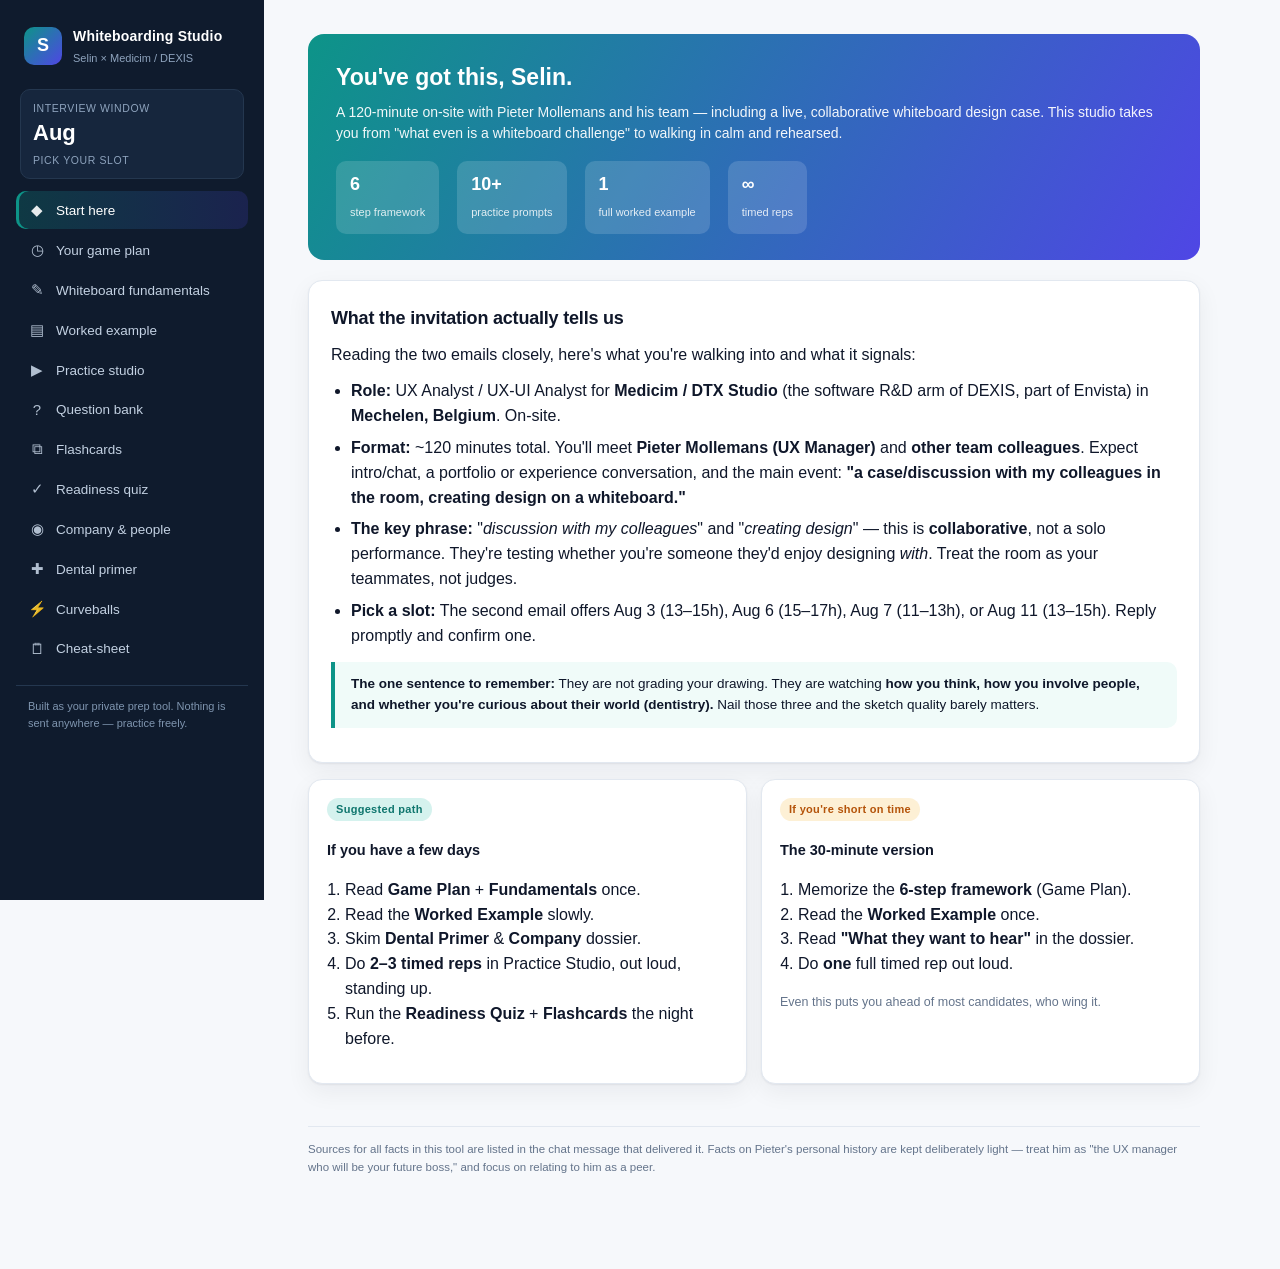
<file: WhiteBoardPrep.html>
<!DOCTYPE html>
<html lang="en">
<head>
<meta charset="UTF-8">
<meta name="viewport" content="width=device-width, initial-scale=1.0">
<title>Whiteboarding Prep Studio — Selin × Medicim / DEXIS (Envista)</title>
<style>
  :root{
    --navy:#0f1b2d; --navy-2:#16263d; --ink:#0f172a; --slate:#475569; --mute:#64748b;
    --line:#e2e8f0; --bg:#f6f8fb; --card:#ffffff;
    --teal:#0d9488; --teal-d:#0f766e; --indigo:#4f46e5; --amber:#f59e0b;
    --green:#16a34a; --red:#dc2626; --soft:#eef2f7;
    --shadow:0 1px 2px rgba(15,23,42,.06),0 8px 24px rgba(15,23,42,.06);
    --radius:14px;
  }
  *{box-sizing:border-box}
  html,body{margin:0;padding:0}
  body{font-family:-apple-system,BlinkMacSystemFont,"Segoe UI",Roboto,Helvetica,Arial,sans-serif;
    color:var(--ink);background:var(--bg);line-height:1.55;-webkit-font-smoothing:antialiased}
  a{color:var(--teal-d)}
  .app{display:flex;min-height:100vh}
  /* Sidebar */
  .side{width:264px;flex:0 0 264px;background:var(--navy);color:#cdd8e6;position:sticky;top:0;height:100vh;
    overflow-y:auto;padding:22px 16px}
  .brand{display:flex;gap:11px;align-items:center;padding:4px 8px 16px}
  .brand .logo{width:38px;height:38px;border-radius:10px;background:linear-gradient(135deg,var(--teal),var(--indigo));
    display:flex;align-items:center;justify-content:center;font-weight:800;color:#fff;font-size:18px;flex:0 0 38px}
  .brand h1{font-size:14px;margin:0;color:#fff;letter-spacing:.2px}
  .brand p{margin:2px 0 0;font-size:11px;color:#8ea3bd}
  .nav{margin-top:8px}
  .nav button{display:flex;align-items:center;gap:10px;width:100%;text-align:left;background:none;border:0;
    color:#c3d1e2;padding:10px 12px;border-radius:10px;cursor:pointer;font-size:13.5px;font-weight:500;margin-bottom:2px}
  .nav button:hover{background:var(--navy-2);color:#fff}
  .nav button.active{background:linear-gradient(90deg,rgba(13,148,136,.25),rgba(79,70,229,.18));color:#fff;
    box-shadow:inset 3px 0 0 var(--teal)}
  .nav .ico{width:18px;text-align:center;font-size:15px;opacity:.9}
  .side .foot{margin-top:18px;padding:12px;border-top:1px solid #24374f;font-size:11px;color:#7f95af}
  .countdown{background:var(--navy-2);border:1px solid #24374f;border-radius:10px;padding:10px 12px;margin:6px 4px 12px}
  .countdown .big{font-size:22px;font-weight:800;color:#fff}
  .countdown .lbl{font-size:10.5px;text-transform:uppercase;letter-spacing:.6px;color:#8ea3bd}
  /* Main */
  .main{flex:1;min-width:0;padding:34px 44px 80px;max-width:980px}
  .view{display:none;animation:fade .25s ease}
  .view.show{display:block}
  @keyframes fade{from{opacity:0;transform:translateY(6px)}to{opacity:1;transform:none}}
  h2.title{font-size:26px;margin:0 0 4px;letter-spacing:-.4px}
  .sub{color:var(--mute);font-size:14px;margin:0 0 22px}
  h3{font-size:18px;margin:26px 0 10px;letter-spacing:-.2px}
  h4{font-size:14.5px;margin:18px 0 8px;color:var(--ink)}
  p{margin:0 0 12px}
  .card{background:var(--card);border:1px solid var(--line);border-radius:var(--radius);padding:20px 22px;
    box-shadow:var(--shadow);margin-bottom:16px}
  .card.tight{padding:16px 18px}
  .grid{display:grid;gap:14px}
  .g2{grid-template-columns:1fr 1fr}
  .g3{grid-template-columns:1fr 1fr 1fr}
  @media(max-width:820px){.g2,.g3{grid-template-columns:1fr}}
  .pill{display:inline-block;font-size:11px;font-weight:700;padding:3px 9px;border-radius:20px;letter-spacing:.3px}
  .pill.teal{background:#d5f2ee;color:var(--teal-d)}
  .pill.indigo{background:#e4e2fb;color:#4338ca}
  .pill.amber{background:#fdf0d5;color:#b45309}
  .pill.slate{background:var(--soft);color:var(--slate)}
  .tag{display:inline-block;background:var(--soft);color:var(--slate);font-size:12px;padding:4px 10px;border-radius:8px;margin:0 6px 6px 0}
  ul.clean{margin:6px 0 12px;padding-left:20px}
  ul.clean li{margin-bottom:7px}
  .callout{border-left:4px solid var(--amber);background:#fffaf0;padding:12px 16px;border-radius:0 10px 10px 0;margin:14px 0;font-size:13.5px}
  .callout.teal{border-color:var(--teal);background:#f0fbf9}
  .callout.indigo{border-color:var(--indigo);background:#f4f3fe}
  .callout.red{border-color:var(--red);background:#fef2f2}
  .callout b{color:var(--ink)}
  .say{background:#0f1b2d;color:#e8eef6;border-radius:10px;padding:11px 14px;font-size:13px;margin:8px 0;position:relative}
  .say:before{content:"SAY IT LIKE THIS";font-size:9.5px;letter-spacing:1px;color:#6fd8cd;display:block;margin-bottom:4px;font-weight:700}
  .say em{color:#ffd9a8;font-style:normal}
  /* phase steps */
  .phase{display:flex;gap:14px;margin-bottom:12px;align-items:flex-start}
  .phase .num{flex:0 0 40px;height:40px;border-radius:11px;display:flex;align-items:center;justify-content:center;
    font-weight:800;color:#fff;font-size:16px}
  .phase .body{flex:1}
  .phase .body h4{margin:2px 0 4px}
  .phase .body .t{font-size:12px;color:var(--mute);font-weight:600}
  .c1{background:#0ea5a4}.c2{background:#0891b2}.c3{background:#4f46e5}.c4{background:#7c3aed}.c5{background:#db2777}.c6{background:#ea580c}
  /* buttons */
  .btn{background:var(--teal);color:#fff;border:0;padding:10px 18px;border-radius:10px;font-weight:700;cursor:pointer;font-size:13.5px}
  .btn:hover{background:var(--teal-d)}
  .btn.alt{background:var(--indigo)}.btn.alt:hover{background:#4338ca}
  .btn.ghost{background:#fff;color:var(--slate);border:1px solid var(--line)}
  .btn.ghost:hover{border-color:var(--teal);color:var(--teal-d)}
  .btn.sm{padding:7px 13px;font-size:12.5px}
  .row{display:flex;gap:10px;flex-wrap:wrap;align-items:center}
  /* prompt box */
  .promptbox{background:linear-gradient(135deg,#0f1b2d,#16263d);color:#fff;border-radius:14px;padding:22px 24px;min-height:120px;
    display:flex;flex-direction:column;justify-content:center}
  .promptbox .k{font-size:11px;letter-spacing:1px;color:#6fd8cd;font-weight:700}
  .promptbox .q{font-size:19px;font-weight:600;margin-top:8px;line-height:1.4}
  .promptbox .meta{margin-top:12px;font-size:12px;color:#9fb3cc}
  /* timer */
  .timerwrap{text-align:center;padding:8px 0}
  .timerwrap .disp{font-size:52px;font-weight:800;letter-spacing:1px;font-variant-numeric:tabular-nums}
  .timerwrap .ph{font-size:13px;color:var(--mute);text-transform:uppercase;letter-spacing:1px;font-weight:700}
  .prog{height:8px;background:var(--soft);border-radius:8px;overflow:hidden;margin:12px 0}
  .prog > i{display:block;height:100%;background:linear-gradient(90deg,var(--teal),var(--indigo));width:0;transition:width .4s}
  /* rubric */
  .rubric label{display:flex;gap:10px;align-items:flex-start;padding:9px 10px;border:1px solid var(--line);border-radius:9px;
    margin-bottom:7px;cursor:pointer;font-size:13.5px}
  .rubric label:hover{border-color:var(--teal)}
  .rubric input{margin-top:3px}
  .scorebar{display:flex;align-items:center;gap:14px;background:var(--navy);color:#fff;border-radius:12px;padding:14px 18px;margin-top:8px}
  .scorebar .n{font-size:30px;font-weight:800}
  .scorebar .verdict{font-size:13px;color:#9fb3cc}
  /* flashcards */
  .fc{perspective:1400px;height:220px;margin-bottom:14px}
  .fc-inner{position:relative;width:100%;height:100%;transition:transform .5s;transform-style:preserve-3d;cursor:pointer}
  .fc.flipped .fc-inner{transform:rotateY(180deg)}
  .fc-face{position:absolute;inset:0;backface-visibility:hidden;border-radius:14px;padding:24px;display:flex;
    flex-direction:column;justify-content:center;box-shadow:var(--shadow)}
  .fc-front{background:#fff;border:1px solid var(--line)}
  .fc-back{background:var(--navy);color:#e8eef6;transform:rotateY(180deg)}
  .fc-front .q{font-size:18px;font-weight:700}
  .fc-front .hint{font-size:12px;color:var(--mute);margin-top:10px}
  .fc-back .a{font-size:14px}
  .fc-face .idx{position:absolute;top:14px;right:18px;font-size:11px;color:var(--mute);font-weight:700}
  /* quiz */
  .qz{margin-bottom:16px}
  .qz .qtext{font-weight:600;margin-bottom:8px}
  .qz .opt{display:block;padding:9px 12px;border:1px solid var(--line);border-radius:9px;margin-bottom:6px;cursor:pointer;font-size:13.5px}
  .qz .opt:hover{border-color:var(--teal)}
  .qz .opt.correct{background:#eafaf1;border-color:var(--green)}
  .qz .opt.wrong{background:#fdeeee;border-color:var(--red)}
  .qz .exp{font-size:12.5px;color:var(--slate);margin-top:6px;display:none;background:var(--soft);padding:8px 11px;border-radius:8px}
  /* dossier */
  .kv{display:grid;grid-template-columns:130px 1fr;gap:6px 14px;font-size:13.5px}
  .kv dt{color:var(--mute);font-weight:600}
  .kv dd{margin:0}
  .persona{border:1px solid var(--line);border-radius:12px;padding:14px 16px;background:#fff}
  .persona .h{display:flex;gap:10px;align-items:center;margin-bottom:6px}
  .persona .av{width:34px;height:34px;border-radius:9px;display:flex;align-items:center;justify-content:center;font-size:17px;background:var(--soft)}
  .persona h4{margin:0}
  .term{border-bottom:1px solid var(--line);padding:10px 0}
  .term b{color:var(--teal-d)}
  .checklist label{display:flex;gap:10px;align-items:flex-start;font-size:13.5px;padding:6px 0;cursor:pointer}
  .steps-mini{counter-reset:s;padding:0;list-style:none;margin:0}
  .steps-mini li{position:relative;padding:0 0 14px 34px;border-left:2px solid var(--line);margin-left:12px}
  .steps-mini li:before{counter-increment:s;content:counter(s);position:absolute;left:-13px;top:-2px;width:24px;height:24px;
    background:var(--teal);color:#fff;border-radius:50%;display:flex;align-items:center;justify-content:center;font-size:12px;font-weight:700}
  .steps-mini li:last-child{border-left-color:transparent}
  .banner{background:linear-gradient(120deg,#0d9488,#4f46e5);color:#fff;border-radius:16px;padding:26px 28px;margin-bottom:20px}
  .banner h2{margin:0 0 6px;font-size:23px}
  .banner p{margin:0;opacity:.94;font-size:14px}
  .stat{display:flex;gap:18px;flex-wrap:wrap;margin-top:16px}
  .stat .s{background:rgba(255,255,255,.14);border-radius:10px;padding:10px 14px}
  .stat .s b{display:block;font-size:18px}
  .stat .s span{font-size:11px;opacity:.85}
  .foot-note{font-size:11.5px;color:var(--mute);margin-top:26px;border-top:1px solid var(--line);padding-top:14px}
  .zone-map{display:grid;grid-template-columns:1.4fr 1fr;grid-template-rows:auto auto;gap:8px;margin:10px 0}
  .zone{border:2px dashed #cbd5e1;border-radius:10px;padding:12px;font-size:12.5px;background:#fff;min-height:70px}
  .zone b{display:block;color:var(--teal-d);font-size:12px;margin-bottom:3px}
  .zone.big{grid-row:span 2;background:#f0fbf9;border-color:var(--teal)}
  @media(max-width:720px){.side{display:none}.main{padding:20px}}
  /* cheat-sheet page */
  .cheat-grid{columns:2;column-gap:14px}
  @media(max-width:820px){.cheat-grid{columns:1}}
  .cheat-grid .card{break-inside:avoid;margin-bottom:14px;padding:14px 16px}
  .cheat-grid .card h4{margin:0 0 6px;font-size:13px}
  .cheat-grid ul.clean{margin:4px 0 0}
  .cheat-grid ul.clean li{margin-bottom:4px;font-size:12.8px}
  .mantra-bar{font-size:15px;font-weight:800;text-align:center;color:#fff;
    background:linear-gradient(120deg,var(--teal),var(--indigo));padding:12px;border-radius:12px;letter-spacing:.4px;margin-bottom:16px}
  .chiprow{display:flex;flex-wrap:wrap;gap:6px;margin-top:4px}
  .chiprow span{font-size:11.5px;background:var(--soft);border-radius:6px;padding:3px 7px}
  .redx{color:var(--red);font-weight:700}
  /* print: only the visible page, no chrome */
  @media print{
    .side{display:none!important}
    .main{padding:0!important;max-width:none}
    .view:not(.show){display:none!important}
    .no-print{display:none!important}
    body{background:#fff}
    .banner,.card,.promptbox{box-shadow:none}
    .cheat-grid{columns:2}
    @page{size:A4;margin:10mm}
  }
</style>
</head>
<body>
<div class="app">
  <!-- SIDEBAR -->
  <aside class="side">
    <div class="brand">
      <div class="logo">S</div>
      <div><h1>Whiteboarding Studio</h1><p>Selin × Medicim / DEXIS</p></div>
    </div>
    <div class="countdown">
      <div class="lbl">Interview window</div>
      <div class="big" id="dday">—</div>
      <div class="lbl" id="ddaysub" style="margin-top:2px">Aug 3–11 · Mechelen</div>
    </div>
    <nav class="nav" id="nav">
      <button data-v="home" class="active"><span class="ico">◆</span> Start here</button>
      <button data-v="plan"><span class="ico">◷</span> Your game plan</button>
      <button data-v="fund"><span class="ico">✎</span> Whiteboard fundamentals</button>
      <button data-v="example"><span class="ico">▤</span> Worked example</button>
      <button data-v="practice"><span class="ico">▶</span> Practice studio</button>
      <button data-v="questions"><span class="ico">?</span> Question bank</button>
      <button data-v="flash"><span class="ico">⧉</span> Flashcards</button>
      <button data-v="quiz"><span class="ico">✓</span> Readiness quiz</button>
      <button data-v="dossier"><span class="ico">◉</span> Company &amp; people</button>
      <button data-v="domain"><span class="ico">✚</span> Dental primer</button>
      <button data-v="curveball"><span class="ico">⚡</span> Curveballs</button>
      <button data-v="cheat"><span class="ico">🗒</span> Cheat-sheet</button>
    </nav>
    <div class="foot">Built as your private prep tool. Nothing is sent anywhere — practice freely.</div>
  </aside>

  <!-- MAIN -->
  <main class="main">

  <!-- HOME -->
  <section class="view show" id="home">
    <div class="banner">
      <h2>You've got this, Selin.</h2>
      <p>A 120-minute on-site with Pieter Mollemans and his team — including a live, collaborative whiteboard design case. This studio takes you from "what even is a whiteboard challenge" to walking in calm and rehearsed.</p>
      <div class="stat">
        <div class="s"><b>6</b><span>step framework</span></div>
        <div class="s"><b>10+</b><span>practice prompts</span></div>
        <div class="s"><b>1</b><span>full worked example</span></div>
        <div class="s"><b>∞</b><span>timed reps</span></div>
      </div>
    </div>

    <div class="card">
      <h3 style="margin-top:4px">What the invitation actually tells us</h3>
      <p>Reading the two emails closely, here's what you're walking into and what it signals:</p>
      <ul class="clean">
        <li><b>Role:</b> UX Analyst / UX-UI Analyst for <b>Medicim / DTX Studio</b> (the software R&amp;D arm of DEXIS, part of Envista) in <b>Mechelen, Belgium</b>. On-site.</li>
        <li><b>Format:</b> ~120 minutes total. You'll meet <b>Pieter Mollemans (UX Manager)</b> and <b>other team colleagues</b>. Expect intro/chat, a portfolio or experience conversation, and the main event: <b>"a case/discussion with my colleagues in the room, creating design on a whiteboard."</b></li>
        <li><b>The key phrase:</b> "<em>discussion with my colleagues</em>" and "<em>creating design</em>" — this is <b>collaborative</b>, not a solo performance. They're testing whether you're someone they'd enjoy designing <i>with</i>. Treat the room as your teammates, not judges.</li>
        <li><b>Pick a slot:</b> The second email offers Aug 3 (13–15h), Aug 6 (15–17h), Aug 7 (11–13h), or Aug 11 (13–15h). Reply promptly and confirm one.</li>
      </ul>
      <div class="callout teal"><b>The one sentence to remember:</b> They are not grading your drawing. They are watching <b>how you think, how you involve people, and whether you're curious about their world (dentistry).</b> Nail those three and the sketch quality barely matters.</div>
    </div>

    <div class="grid g2">
      <div class="card tight">
        <span class="pill teal">Suggested path</span>
        <h4>If you have a few days</h4>
        <ol class="clean" style="padding-left:18px">
          <li>Read <b>Game Plan</b> + <b>Fundamentals</b> once.</li>
          <li>Read the <b>Worked Example</b> slowly.</li>
          <li>Skim <b>Dental Primer</b> &amp; <b>Company</b> dossier.</li>
          <li>Do <b>2–3 timed reps</b> in Practice Studio, out loud, standing up.</li>
          <li>Run the <b>Readiness Quiz</b> + <b>Flashcards</b> the night before.</li>
        </ol>
      </div>
      <div class="card tight">
        <span class="pill amber">If you're short on time</span>
        <h4>The 30-minute version</h4>
        <ol class="clean" style="padding-left:18px">
          <li>Memorize the <b>6-step framework</b> (Game Plan).</li>
          <li>Read the <b>Worked Example</b> once.</li>
          <li>Read <b>"What they want to hear"</b> in the dossier.</li>
          <li>Do <b>one</b> full timed rep out loud.</li>
        </ol>
        <p style="font-size:12.5px;color:var(--mute);margin:8px 0 0">Even this puts you ahead of most candidates, who wing it.</p>
      </div>
    </div>
    <p class="foot-note">Sources for all facts in this tool are listed in the chat message that delivered it. Facts on Pieter's personal history are kept deliberately light — treat him as "the UX manager who will be your future boss," and focus on relating to him as a peer.</p>
  </section>

  <!-- GAME PLAN -->
  <section class="view" id="plan">
    <h2 class="title">Your game plan — the 6-step framework</h2>
    <p class="sub">Memorize this spine. It works for <i>any</i> prompt they throw at you. The mnemonic: <b>F-U-J-I-S-V</b> → "Frame Users' Journey, Ideate, Sketch, Validate."</p>

    <div class="card">
      <div class="callout indigo"><b>Golden rule:</b> Never jump to drawing screens. The most common failure is designing a solution before understanding the problem. Spend the first third of your time on <b>Frame + Users + Journey</b> before you sketch anything.</div>

      <div class="phase"><div class="num c1">1</div><div class="body">
        <h4>Frame the problem <span class="t">· ~5 min · clarify &amp; scope</span></h4>
        <p>Restate the prompt in your own words. Ask clarifying questions. Agree on scope, the goal, and one success metric. Write assumptions in a corner of the board.</p>
        <div class="say">"Let me make sure I understand — you'd like me to design <em>[restate]</em>. Before I dive in, a few quick questions so I design the right thing… And can I check my assumptions with you as I go?"</div>
      </div></div>

      <div class="phase"><div class="num c2">2</div><div class="body">
        <h4>Users <span class="t">· ~5 min · who &amp; why</span></h4>
        <p>List the possible users. <b>Pick one primary persona</b> and say why. Capture their context, goals, and top pain points. In the dental world this is powerful — name a real user like "a general dentist between patients" or "a lab technician."</p>
        <div class="say">"There are a few users here — the dentist, the specialist, the lab, the patient. I'll focus on <em>the general dentist</em> because they're the highest-frequency user. Does that fit how you'd scope it?"</div>
      </div></div>

      <div class="phase"><div class="num c3">3</div><div class="body">
        <h4>Journey <span class="t">· ~5–7 min · map the flow</span></h4>
        <p>Map the user's journey or the "job to be done" as a horizontal strip of steps. List the key use cases. <b>Prioritize one</b> to design in depth. This is the exact skill the role asks for: <i>mapping complex workflows.</i></p>
        <div class="say">"Here's the current journey, start to finish… I see the biggest friction at <em>this</em> step, so that's where I'll focus my design. Sound right to you all?"</div>
      </div></div>

      <div class="phase"><div class="num c4">4</div><div class="body">
        <h4>Ideate <span class="t">· ~5 min · diverge then converge</span></h4>
        <p>Rapidly list 3–5 solution ideas — quantity first, no judgment. Then converge: plot them roughly on <b>impact vs. effort</b> and pick what you'll design. Show you can prioritize, not just generate.</p>
        <div class="say">"Let me get a few options on the board first… Now, weighing impact against effort, I'd start with <em>this one</em> because it solves the core pain with the least complexity."</div>
      </div></div>

      <div class="phase"><div class="num c5">5</div><div class="body">
        <h4>Sketch <span class="t">· ~10–12 min · the key screens</span></h4>
        <p>Draw the 2–4 key screens or the core flow for your chosen idea. Boxes = screens, arrows = flow. <b>Narrate every box as you draw it.</b> Don't polish — annotate. Invite reactions between screens.</p>
        <div class="say">"So the dentist lands here, sees <em>X</em>, taps this, and now they're in <em>Y</em>… I'm keeping this deliberately rough — the thinking matters more than the pixels. What's your reaction so far?"</div>
      </div></div>

      <div class="phase"><div class="num c6">6</div><div class="body">
        <h4>Validate &amp; wrap <span class="t">· ~5 min · edge cases, testing, next steps</span></h4>
        <p>Name 1–2 edge cases and how you'd handle them. Say how you'd <b>test/measure</b> success. Summarize your decision and what you'd do next with more time. End with confidence.</p>
        <div class="say">"Edge cases I'd handle next: <em>[…]</em>. I'd validate this with 5 dentists and watch task-completion time. To recap: I focused on <em>[user]</em>, solved <em>[problem]</em> with <em>[solution]</em>. With more time I'd explore <em>[…]</em>."</div>
      </div></div>
    </div>

    <div class="card">
      <h3 style="margin-top:0">Timing at a glance</h3>
      <p>Scale these to whatever time they give you (the case could be 30–60 min). The <i>ratios</i> matter more than the minutes — roughly a third understanding, a third designing, and keep a buffer to wrap.</p>
      <div class="grid g3">
        <div class="card tight" style="margin:0"><span class="pill teal">First third</span><h4 style="margin:8px 0 2px">Understand</h4><p style="font-size:12.5px;margin:0;color:var(--slate)">Frame · Users · Journey</p></div>
        <div class="card tight" style="margin:0"><span class="pill indigo">Middle third</span><h4 style="margin:8px 0 2px">Design</h4><p style="font-size:12.5px;margin:0;color:var(--slate)">Ideate · Sketch</p></div>
        <div class="card tight" style="margin:0"><span class="pill amber">Last third</span><h4 style="margin:8px 0 2px">Prove &amp; close</h4><p style="font-size:12.5px;margin:0;color:var(--slate)">Validate · Wrap · Q&amp;A</p></div>
      </div>
      <div class="callout"><b>Pace check:</b> If you're 40% through your time and still haven't drawn a screen, you're over-thinking — move to Sketch. If you started sketching in the first 5 minutes, you skipped the thinking they most want to see.</div>
    </div>
  </section>

  <!-- FUNDAMENTALS -->
  <section class="view" id="fund">
    <h2 class="title">Whiteboard fundamentals — the mechanics</h2>
    <p class="sub">Everything nobody tells you: how to stand, how to divide the board, how to draw, and how to make a room of people feel like collaborators.</p>

    <div class="card">
      <h3 style="margin-top:2px">Own the board: give it zones</h3>
      <p>Before you write anything, mentally (or literally) divide the whiteboard into zones. This alone signals "I'm organized" and stops you from making a chaotic mess. Lightly label them as you go.</p>
      <div class="zone-map">
        <div class="zone"><b>① Problem &amp; goal</b>Restated prompt + the one success metric. Top-left.</div>
        <div class="zone"><b>Assumptions / parking lot</b>Things you're assuming or questions to revisit. Top-right corner.</div>
        <div class="zone big"><b>Main design canvas</b>Your journey strip along the top, then your key screen sketches below. This is where you spend most of your time. Keep it generous.</div>
        <div class="zone"><b>② Primary user</b>Who you're designing for + their top pain.</div>
        <div class="zone"><b>③ Ideas / priority</b>Your 3–5 ideas; circle the one you chose.</div>
      </div>
      <div class="callout teal"><b>Why it works:</b> Zones let the interviewers follow your logic like a story. When you say "let me park that assumption up here," you look like someone who runs real design sessions.</div>
    </div>

    <div class="grid g2">
      <div class="card">
        <h3 style="margin-top:2px">How to move &amp; hold the room</h3>
        <ul class="clean">
          <li><b>Stand to the side</b> of what you're drawing so everyone can see. Never block the board with your back for long.</li>
          <li><b>Talk to people, draw to the board.</b> Turn to face the room when you're making a point; turn to the board when you're sketching. Don't mumble into the wall.</li>
          <li><b>Think out loud, always.</b> Silence is the enemy — they can't score thinking they can't hear. Narrate even your pauses: "Let me think about the edge case here for a second."</li>
          <li><b>Use the marker as a pointer.</b> Tap the box you're talking about. It keeps the room's eyes with you.</li>
          <li><b>Pace yourself.</b> It's fine to step back, look at the board, and say "okay, where are we." Calm reads as senior.</li>
        </ul>
      </div>
      <div class="card">
        <h3 style="margin-top:2px">How to draw (badly, on purpose)</h3>
        <ul class="clean">
          <li><b>A screen is just a rectangle.</b> Add a header bar, a couple of lines for content, a box for the primary action. That's enough.</li>
          <li><b>Arrows show flow</b> between screens. Number your screens 1→2→3.</li>
          <li><b>Write big and legible.</b> Print, don't cursive. Fewer words, bigger.</li>
          <li><b>Label everything.</b> An annotated rough box beats a beautiful unlabeled one.</li>
          <li><b>Use a second color</b> (if markers allow) for emphasis, feedback, or edge cases — not decoration.</li>
          <li><b>Leave whitespace.</b> Don't cram. You can always erase the parking lot later for room.</li>
        </ul>
        <div class="callout teal" style="margin-bottom:0"><b>Remember:</b> "sloppy but clear" wins. They explicitly are <b>not</b> judging art.</div>
      </div>
    </div>

    <div class="card">
      <h3 style="margin-top:2px">Make it collaborative (this is the whole point here)</h3>
      <p>The email says "discussion with my colleagues." The people in the room may play stakeholders, or may genuinely co-design. Your job is to make them <i>want to build with you.</i> Concretely:</p>
      <ul class="clean">
        <li><b>Check in at every phase transition:</b> "Does that assumption hold?" / "Before I sketch — anyone want to steer which user we focus on?"</li>
        <li><b>Treat questions as gifts, not attacks.</b> "Great question — let me think about that out loud."</li>
        <li><b>Build on their input visibly.</b> If someone suggests something, write it on the board and credit it: "I like that — let me add it here."</li>
        <li><b>Ask <i>them</i> as the domain experts.</b> They know dentistry better than you. "You'd know better than me — how often does a dentist actually do this?" This is a strength move, not weakness. It shows humility + collaboration.</li>
        <li><b>Disagree gracefully.</b> "That's a fair point. The trade-off I'd weigh is… what would you prioritize?"</li>
      </ul>
      <div class="callout indigo"><b>The hire signal:</b> By the end, they should be able to picture a Tuesday-morning workshop with you at the board and think "yes, I want that person running our design discussions."</div>
    </div>

    <div class="card">
      <h3 style="margin-top:2px">Before you touch the marker — the 60-second ritual</h3>
      <ol class="steps-mini">
        <li><b>Breathe and restate.</b> Repeat the prompt back. Buys thinking time and confirms you heard it right.</li>
        <li><b>Set the contract.</b> "Here's how I'll approach this — I'll clarify, pick a user, map the flow, then sketch. I'll think out loud and check in with you. Sound good?" — This frames the whole session and calms you.</li>
        <li><b>Write the goal + a metric</b> in the top-left zone. Now you have an anchor you can always return to.</li>
      </ol>
    </div>
  </section>

  <!-- WORKED EXAMPLE -->
  <section class="view" id="example">
    <h2 class="title">Full worked example — start to finish</h2>
    <p class="sub">A realistic dental-flavored prompt, walked through with the exact words and sketches. Read it once slowly, then try to reproduce the <i>shape</i> of it out loud.</p>

    <div class="promptbox" style="margin-bottom:16px">
      <div class="k">THE PROMPT</div>
      <div class="q">"Design a feature that helps a general dentist review a new patient's dental images and quickly decide what needs attention."</div>
      <div class="meta">Realistic for Medicim/DTX — this is exactly the kind of clinical-workflow problem their software solves.</div>
    </div>

    <div class="card">
      <h4 style="margin-top:2px"><span class="pill teal">Step 1</span> &nbsp;Frame the problem</h4>
      <p><b>What you do:</b> restate, ask clarifying questions, lock scope + metric.</p>
      <div class="say">"So I'm designing a way for a general dentist to look at a new patient's images and rapidly figure out what needs attention. Before I start, a few questions:<br>• What images do we have — 2D X-rays, 3D/CBCT scans, intraoral photos, or all of it?<br>• Is this the dentist's first look at a brand-new patient, or a returning check-up?<br>• Are we on a desktop chairside, or reviewing beforehand?<br>• What does 'needs attention' mean to them — clinical findings, or also admin like missing records?"</div>
      <p style="font-size:12.5px;color:var(--slate)"><b>Then assume &amp; move:</b> "I'll assume desktop, chairside, a new patient with a 2D X-ray set plus intraoral photos, and 'attention' means clinical findings. Success metric: the dentist can form a first assessment in under 60 seconds." <i>(Write goal + metric top-left.)</i></p>
    </div>

    <div class="card">
      <h4 style="margin-top:2px"><span class="pill teal">Step 2</span> &nbsp;Users</h4>
      <div class="say">"The users could be the dentist, a hygienist, or an assistant prepping the room. I'll design for <em>the general dentist</em> — they make the call and they're time-pressured between patients. Their goal: build an accurate picture fast, without missing anything. Their pain: images are scattered, and scanning everything manually is slow and error-prone."</div>
      <p style="font-size:12.5px;color:var(--slate)"><i>Write in the "primary user" zone: 👤 General dentist · goal: fast + accurate first read · pain: scattered data, easy to miss things.</i></p>
    </div>

    <div class="card">
      <h4 style="margin-top:2px"><span class="pill teal">Step 3</span> &nbsp;Journey — map the flow</h4>
      <p>Draw a horizontal strip across the top of your canvas:</p>
      <div class="card tight" style="background:#f0fbf9;border-color:var(--teal);font-size:13px;text-align:center;margin:6px 0">
        Open patient → <b>[ See all images in one place ]</b> → Spot problem areas → Confirm/annotate → Decide next step → Note for treatment plan
      </div>
      <div class="say">"The friction is right here — <em>seeing everything in one place and spotting what matters</em>. Today that's manual. That's where I'll focus. Does that match where you see the real pain?"</div>
    </div>

    <div class="card">
      <h4 style="margin-top:2px"><span class="pill teal">Step 4</span> &nbsp;Ideate → prioritize</h4>
      <p>List 3–5 ideas fast, then pick:</p>
      <ul class="clean" style="margin-bottom:8px">
        <li>A unified "case overview" screen showing all images together.</li>
        <li>Auto-flagged areas of interest (AI-assisted highlights) the dentist confirms or dismisses.</li>
        <li>A side-by-side compare view (e.g., against prior visit).</li>
        <li>A quick checklist the dentist ticks as they review.</li>
      </ul>
      <div class="say">"Weighing impact vs. effort, I'll design the <em>unified case-overview screen with confirmable flagged areas</em> — it directly attacks the 'see everything + spot problems fast' pain. The compare-view and checklist I'd add as follow-ups."</div>
      <p style="font-size:12.5px;color:var(--mute)"><i>Tip: mentioning AI-assisted flagging is a smart nod — DEXIS/DTX genuinely invests in AI findings. But keep the human in control ("dentist confirms"), which shows clinical-safety awareness.</i></p>
    </div>

    <div class="card">
      <h4 style="margin-top:2px"><span class="pill teal">Step 5</span> &nbsp;Sketch the key screens</h4>
      <p>Draw two boxes and narrate. Keep them rough:</p>
      <div class="grid g2" style="margin:8px 0">
        <div class="card tight" style="margin:0">
          <b style="font-size:12px;color:var(--teal-d)">SCREEN 1 · Case overview</b>
          <div style="border:1.5px solid var(--ink);border-radius:8px;padding:8px;margin-top:8px;font-size:11.5px;font-family:monospace;line-height:1.7">
            [ Patient name · new ]<br>
            ┌──────┬──────┐<br>
            │ Xray │ Photo│  ← thumbnails, all images<br>
            ├──────┼──────┤<br>
            │ Xray │ CBCT │<br>
            └──────┴──────┘<br>
            ⚠ 3 areas flagged →<br>
            [ Start review ]
          </div>
        </div>
        <div class="card tight" style="margin:0">
          <b style="font-size:12px;color:var(--teal-d)">SCREEN 2 · Focused review</b>
          <div style="border:1.5px solid var(--ink);border-radius:8px;padding:8px;margin-top:8px;font-size:11.5px;font-family:monospace;line-height:1.7">
            ◀ big image, zoomed ▶<br>
            ⚠ flag pinned on tooth<br>
            ─────────────<br>
            [ Confirm ] [ Dismiss ]<br>
            + add note<br>
            1 of 3 · Next ▶
          </div>
        </div>
      </div>
      <div class="say">"The dentist opens the patient and lands on <em>one</em> overview — every image together, no hunting. The system pre-flags 3 areas of interest. They tap in, see the flag pinned right on the tooth, and either confirm or dismiss it, adding a note. They move through flags one by one. In under a minute they've got their first read. I'm keeping this rough on purpose — what's your reaction to the flow?"</div>
    </div>

    <div class="card">
      <h4 style="margin-top:2px"><span class="pill teal">Step 6</span> &nbsp;Validate &amp; wrap</h4>
      <div class="say">"Edge cases I'd handle next: what if the AI flags nothing — I'd still make manual review easy. What if images are missing — surface that clearly so the dentist knows the picture's incomplete. I'd validate by testing with ~5 dentists and measuring time-to-first-assessment and whether they trust the flags.<br><br>To recap: I focused on the time-pressured general dentist, solved the 'scattered images, slow to spot problems' pain with a unified overview plus confirmable flags, and kept the clinician in control. With more time I'd add the prior-visit compare view."</div>
      <div class="callout teal" style="margin-bottom:0"><b>Why this scores well:</b> clear user, mapped workflow, prioritized ruthlessly, kept the human-in-the-loop (clinical safety), named a metric, invited the room in throughout, and showed genuine curiosity about their domain.</div>
    </div>
  </section>

  <!-- PRACTICE STUDIO -->
  <section class="view" id="practice">
    <h2 class="title">Practice studio</h2>
    <p class="sub">The most important page. Stand up, grab paper or a real whiteboard, generate a prompt, start the timer, and do it <b>out loud</b>. Then score yourself honestly.</p>

    <div class="card">
      <h3 style="margin-top:2px">1 · Draw a prompt</h3>
      <div class="promptbox" id="promptDisplay">
        <div class="k" id="pKind">READY?</div>
        <div class="q" id="pText">Hit "New prompt" and treat it like the real thing. Say your first sentence before the timer even starts.</div>
        <div class="meta" id="pMeta">Tip: dental-flavored prompts are marked — those are closest to what Medicim may actually ask.</div>
      </div>
      <div class="row" style="margin-top:12px">
        <button class="btn" onclick="newPrompt()">New prompt ⟳</button>
        <button class="btn ghost sm" onclick="newPrompt('dental')">Dental only</button>
        <button class="btn ghost sm" onclick="newPrompt('generic')">Generic only</button>
      </div>
    </div>

    <div class="card">
      <h3 style="margin-top:2px">2 · Run the phase timer</h3>
      <p style="font-size:13px;color:var(--slate)">A guided 35-minute run. It walks you through all six phases and tells you when to move on. Adjust total time to match what they give you.</p>
      <div class="timerwrap">
        <div class="ph" id="tPhase">Frame the problem</div>
        <div class="disp" id="tDisp">05:00</div>
        <div class="prog"><i id="tBar"></i></div>
      </div>
      <div class="row" style="justify-content:center">
        <button class="btn" id="tStart" onclick="toggleTimer()">Start</button>
        <button class="btn ghost sm" onclick="resetTimer()">Reset</button>
        <label style="font-size:12.5px;color:var(--slate);display:flex;align-items:center;gap:6px">Total:
          <select id="tTotal" onchange="resetTimer()" style="padding:5px;border-radius:8px;border:1px solid var(--line)">
            <option value="35">35 min</option>
            <option value="45">45 min</option>
            <option value="30">30 min</option>
            <option value="60">60 min</option>
            <option value="20">20 min (quick rep)</option>
          </select>
        </label>
      </div>
      <div class="callout" id="tCoach" style="margin-bottom:0">Press start when you're standing and ready. The coach line here will tell you what to focus on in each phase.</div>
    </div>

    <div class="card">
      <h3 style="margin-top:2px">3 · Score yourself honestly</h3>
      <p style="font-size:13px;color:var(--slate)">Tick everything you actually did. Be strict — the gap is your homework for the next rep.</p>
      <div class="rubric" id="rubric"></div>
      <div class="scorebar"><div class="n" id="scoreN">0</div><div><div style="font-weight:700" id="scoreLbl">/ 12 — start ticking</div><div class="verdict" id="scoreVerdict">Do a full rep, then score.</div></div></div>
      <div class="row" style="margin-top:10px"><button class="btn ghost sm" onclick="resetRubric()">Clear</button></div>
    </div>

    <div class="card">
      <h3 style="margin-top:2px">Clarifying-questions checklist</h3>
      <p style="font-size:13px;color:var(--slate)">Keep these in your back pocket. In the first two minutes of any prompt, ask 3–4 of them.</p>
      <div class="checklist" id="clarifyList"></div>
    </div>
  </section>

  <!-- QUESTION BANK -->
  <section class="view" id="questions">
    <h2 class="title">Question bank</h2>
    <p class="sub">Three directions: questions to <b>ask them</b> during the case, questions <b>they may ask you</b>, and sharp questions <b>you ask at the end</b> to look like a hire.</p>

    <div class="card">
      <h3 style="margin-top:2px">A · Clarifying questions to ask <span style="font-weight:400;font-size:13px;color:var(--mute)">(during the case)</span></h3>
      <h4>About the problem &amp; scope</h4>
      <ul class="clean">
        <li>"What problem are we really trying to solve here — and for whom?"</li>
        <li>"Is there a specific platform — desktop chairside, tablet, cloud?"</li>
        <li>"Any constraints I should design within — existing product, tech limits, timeline?"</li>
        <li>"What would success look like — what metric would move?"</li>
      </ul>
      <h4>About the users (lean on them as domain experts)</h4>
      <ul class="clean">
        <li>"Who are the main users, and which one should I prioritize?"</li>
        <li>"How does a dentist / specialist / lab tech actually do this today?"</li>
        <li>"Where does it hurt most for them in the current workflow?"</li>
        <li>"How tech-comfortable is this user — busy clinician, or a power user?"</li>
      </ul>
      <div class="callout teal"><b>Move:</b> asking "how does this really work in a clinic?" turns interviewers into collaborators and shows you design from real workflows, not assumptions — exactly what a <i>UX Analyst</i> does.</div>
    </div>

    <div class="card">
      <h3 style="margin-top:2px">B · Questions they may ask you</h3>
      <h4>Process &amp; craft</h4>
      <ul class="clean">
        <li>"Walk us through your design process." → Have a crisp version: research → define → ideate → prototype → test → ship, with a real example.</li>
        <li>"Tell us about a project you're proud of." → Pick one with a clear problem, your specific role, a decision you drove, and a measurable outcome.</li>
        <li>"How do you handle disagreement with a PM or engineer?" → Show you seek the shared goal, use data/user evidence, and compromise on solutions, not on user needs.</li>
        <li>"How do you work with developers?" → Design specs, early involvement, feasibility trade-offs — the role explicitly involves "supporting dev teams through implementation."</li>
        <li>"How do you know a design worked?" → Metrics + qualitative testing. Envista is a metrics/continuous-improvement culture — name both.</li>
      </ul>
      <h4>Domain &amp; motivation</h4>
      <ul class="clean">
        <li>"Why dental / why Medicim?" → Genuine curiosity about complex clinical workflows + wanting your design work to improve patient care. (See dossier.)</li>
        <li>"You don't have a dental background — how would you get up to speed?" → Shadow clinicians, interview users, learn the vocabulary, sit with support tickets. Frame inexperience as fresh eyes + a fast-learning plan.</li>
        <li>"How do you map a complex workflow?" → This is the core skill. Talk journey maps, service blueprints, and validating each step with real users.</li>
      </ul>
    </div>

    <div class="card">
      <h3 style="margin-top:2px">C · Smart questions <span style="font-weight:400;font-size:13px;color:var(--mute)">you ask at the end</span></h3>
      <ul class="clean">
        <li>"What does the design team look like day-to-day — who do UX Analysts pair with most, product, engineering, clinical?"</li>
        <li>"How mature is the design system for DTX Studio, and where's it heading?"</li>
        <li>"How do you bring the voice of real dentists and labs into the design process?"</li>
        <li>"What would a successful first six months in this role look like to you, Pieter?"</li>
        <li>"What's the hardest UX challenge the team is wrestling with right now?"</li>
        <li>"How does the team balance moving fast with the safety/regulatory side of medical software?"</li>
      </ul>
      <div class="callout indigo"><b>End strong:</b> "I've really enjoyed this — it's exactly the kind of complex, human-centered problem I want to work on. I'd love to be part of it." Sincere enthusiasm is a genuine tiebreaker.</div>
    </div>
  </section>

  <!-- FLASHCARDS -->
  <section class="view" id="flash">
    <h2 class="title">Flashcards</h2>
    <p class="sub">Click a card to flip. Run through these the night before and the morning of. If you can answer all of them cold, you're ready.</p>
    <div class="fc" id="card" onclick="flipCard()">
      <div class="fc-inner">
        <div class="fc-face fc-front"><div class="idx" id="fcIdx">1 / 1</div><div class="q" id="fcQ"></div><div class="hint">click to flip →</div></div>
        <div class="fc-face fc-back"><div class="idx" id="fcIdx2"></div><div class="a" id="fcA"></div></div>
      </div>
    </div>
    <div class="row" style="justify-content:center">
      <button class="btn ghost sm" onclick="prevCard()">◀ Prev</button>
      <button class="btn sm" onclick="flipCard()">Flip</button>
      <button class="btn ghost sm" onclick="nextCard()">Next ▶</button>
      <button class="btn alt sm" onclick="shuffleCards()">Shuffle ⤨</button>
    </div>
  </section>

  <!-- QUIZ -->
  <section class="view" id="quiz">
    <h2 class="title">Readiness quiz</h2>
    <p class="sub">Nine questions on process, mindset, and the company. Pick an answer to see if you're right and why.</p>
    <div id="quizHost"></div>
    <div class="scorebar" style="margin-top:8px"><div class="n" id="qScore">0</div><div><div style="font-weight:700" id="qScoreLbl">/ 9 answered correctly</div><div class="verdict">Aim for 8+. Re-read the explanation on any you miss.</div></div></div>
    <div class="row" style="margin-top:10px"><button class="btn ghost sm" onclick="resetQuiz()">Reset quiz</button></div>
  </section>

  <!-- DOSSIER -->
  <section class="view" id="dossier">
    <h2 class="title">Company &amp; people dossier</h2>
    <p class="sub">Know who you're talking to and what they care about. Sprinkle a few of these facts in naturally — it shows you did your homework.</p>

    <div class="card">
      <h3 style="margin-top:2px">The nesting dolls: Envista → DEXIS → DTX Studio → Medicim</h3>
      <p>It's easy to get confused, so here's the map:</p>
      <ul class="clean">
        <li><b>Envista Holdings</b> — the parent. A global dental company, <b>spun off from Danaher in 2019</b> (NYSE: <b>NVST</b>, HQ Brea, California). ~<b>12,000 employees, 120+ countries, ~$2.5B revenue (2024), 30+ brands</b> including Nobel Biocare, Ormco, Kerr, and DEXIS. Covers an estimated 90% of dentists' clinical needs.</li>
        <li><b>DEXIS</b> — Envista's <b>dental imaging</b> brand (sensors, intraoral scanners, imaging software).</li>
        <li><b>DTX Studio suite</b> — the software ecosystem: <b>Clinic</b> (imaging/diagnostics), <b>Implant</b> (surgical planning), <b>Lab</b> (restorative/lab), <b>Go</b> (cloud account &amp; data). Tagline energy: <i>"continuity of care — powering your patient visits, every time."</i></li>
        <li><b>Medicim NV</b> — the <b>Belgian R&amp;D / software arm in Mechelen</b> that builds much of DTX Studio. Roots in <b>smile design &amp; implant-planning</b> technology; modern stack is <b>Azure / .NET cloud</b>. Culture described as an on-site, collaborative "hub for innovation." <b>This is where you'd work.</b></li>
      </ul>
      <div class="callout amber"><b>Envista Business System (EBS):</b> Envista inherited Danaher's famous continuous-improvement operating system. Translation: they love <b>data, metrics, iteration, and process discipline.</b> When you talk about measuring your designs and improving them over time, you're speaking their language.</div>
    </div>

    <div class="grid g2">
      <div class="card">
        <h3 style="margin-top:2px">Pieter Mollemans — your interviewer</h3>
        <dl class="kv">
          <dt>Role</dt><dd>UX Manager — Software Development, DTX (DEXIS / Envista)</dd>
          <dt>Based</dt><dd>Mechelen, Belgium</dd>
          <dt>He is</dt><dd>Your prospective <b>manager</b> and the person running the case</dd>
          <dt>Contact</dt><dd>pieter.mollemans@envistaco.com</dd>
        </dl>
        <p style="font-size:13px;margin-top:8px">He apologized for a scheduling mix-up in his email — warm, human, and considerate. Match that tone: gracious, easy to work with, low-drama.</p>
        <div class="callout teal" style="margin-bottom:0"><b>How to relate to him:</b> he's a UX manager, so he'll appreciate <b>process clarity, collaboration, and craft over flash.</b> Impress him the way you'd impress a future boss you respect — be the calm, curious designer he'd want in his team's design discussions.</div>
      </div>
      <div class="card">
        <h3 style="margin-top:2px">The room</h3>
        <p style="font-size:13.5px">You'll meet "<b>other colleagues from the team</b>" too — likely fellow designers, and possibly product or engineering. In the case they may role-play stakeholders or clinicians.</p>
        <ul class="clean">
          <li><b>Address the whole room</b>, not just Pieter. Make eye contact around.</li>
          <li>If someone's quiet, <b>pull them in:</b> "What do you think about this trade-off?"</li>
          <li>Assume at least one person <b>knows dentistry deeply</b> — defer to them as the expert and mine them for insight.</li>
        </ul>
      </div>
    </div>

    <div class="card">
      <h3 style="margin-top:2px">What they want to hear — the hire signals</h3>
      <p>Weave these throughout the whole 120 minutes. Each maps to something in the actual job description or company DNA:</p>
      <div class="grid g2">
        <div class="card tight" style="margin:0"><span class="pill teal">Workflow thinking</span><p style="font-size:13px;margin:8px 0 0">"I map complex, multi-step workflows and validate each step with real users." <i>— the #1 listed skill.</i></p></div>
        <div class="card tight" style="margin:0"><span class="pill teal">Collaboration</span><p style="font-size:13px;margin:8px 0 0">"I love designing with engineers, product, and clinicians in the room." <i>— multidisciplinary teamwork.</i></p></div>
        <div class="card tight" style="margin:0"><span class="pill teal">Domain curiosity</span><p style="font-size:13px;margin:8px 0 0">"I'm genuinely fascinated by dental workflows and want to learn the clinical reality." <i>— "strong interest in the dental industry."</i></p></div>
        <div class="card tight" style="margin:0"><span class="pill teal">Systems &amp; specs</span><p style="font-size:13px;margin:8px 0 0">"I design within a design system and write clear specs so dev can build it right." <i>— explicit in the role.</i></p></div>
        <div class="card tight" style="margin:0"><span class="pill teal">Evidence &amp; metrics</span><p style="font-size:13px;margin:8px 0 0">"I back decisions with research and measure outcomes." <i>— fits Envista's EBS / continuous-improvement culture.</i></p></div>
        <div class="card tight" style="margin:0"><span class="pill teal">Patient impact</span><p style="font-size:13px;margin:8px 0 0">"Better software here means better, faster patient care — that motivates me." <i>— Envista's stated purpose.</i></p></div>
      </div>
      <div class="callout indigo" style="margin-bottom:0"><b>Your positioning sentence</b> (adapt to your real background): <i>"I'm a UX designer who's happiest untangling complex, high-stakes workflows with a team — and dental software is exactly that kind of meaningful, intricate problem."</i></div>
    </div>
  </section>

  <!-- DOMAIN PRIMER -->
  <section class="view" id="domain">
    <h2 class="title">Dental domain primer</h2>
    <p class="sub">You said dental is new to you — so here's enough to speak the language confidently and design credible flows. You don't need to be a clinician; you need to sound curious and informed.</p>

    <div class="card">
      <h3 style="margin-top:2px">The people you'd design for</h3>
      <div class="grid g2">
        <div class="persona"><div class="h"><div class="av">🦷</div><h4>General dentist</h4></div><p style="font-size:13px;margin:0">Highest-frequency user. Time-pressured, between patients. Does exams, diagnoses, fillings, crowns, refers complex cases out. Wants speed + confidence.</p></div>
        <div class="persona"><div class="h"><div class="av">🔬</div><h4>Specialist / surgeon</h4></div><p style="font-size:13px;margin:0">Oral surgeon, periodontist, or implantologist. Does implant surgery, complex planning. Power user of 3D planning tools. Precision-obsessed.</p></div>
        <div class="persona"><div class="h"><div class="av">🛠️</div><h4>Dental lab technician</h4></div><p style="font-size:13px;margin:0">Makes crowns, bridges, dentures, surgical guides from the dentist's scans/plans. Bridges digital design and physical fabrication.</p></div>
        <div class="persona"><div class="h"><div class="av">📋</div><h4>Assistant / practice manager</h4></div><p style="font-size:13px;margin:0">Preps rooms, manages records, scheduling, licensing. Cares about smooth admin and data being in the right place.</p></div>
      </div>
      <div class="callout teal" style="margin-bottom:0"><b>Don't forget the patient</b> — the ultimate beneficiary. Better UX → faster, clearer, less stressful care. Great line to land in the room.</div>
    </div>

    <div class="card">
      <h3 style="margin-top:2px">The workflow — imaging to treatment (the thing DTX Studio powers)</h3>
      <ol class="steps-mini">
        <li><b>Capture images:</b> intraoral scanner (3D digital impression), 2D X-rays, CBCT (3D cone-beam CT), clinical photos.</li>
        <li><b>Consolidate &amp; diagnose:</b> bring it all together (DTX Studio Clinic), review, spot findings. AI increasingly assists here.</li>
        <li><b>Plan treatment:</b> implant planning (DTX Studio Implant), orthodontics, or restorative / smile design.</li>
        <li><b>Fabricate:</b> lab makes the crown/guide/appliance (DTX Studio Lab), in-house or industrial.</li>
        <li><b>Treat &amp; place:</b> surgery or restoration, sometimes with a surgical guide or 3D navigation.</li>
        <li><b>Follow up:</b> monitor over time — "continuity of care" across visits.</li>
      </ol>
      <div class="callout"><b>The big UX problem DTX solves:</b> this data lives across many devices and software. The value is <b>connecting it into one continuous, low-friction flow</b> — clinic ↔ specialist ↔ lab. If your whiteboard answer reduces fragmentation or friction, you're on-message.</div>
    </div>

    <div class="card">
      <h3 style="margin-top:2px">Vocabulary cheat-sheet <span style="font-weight:400;font-size:13px;color:var(--mute)">— enough to sound fluent</span></h3>
      <div class="term"><b>CBCT</b> — Cone Beam Computed Tomography. A 3D X-ray of the jaw/teeth. Key for implant planning.</div>
      <div class="term"><b>Intraoral scanner (IOS)</b> — a wand that captures a 3D digital impression of the mouth (replaces goopy physical molds). DEXIS makes the IS-series.</div>
      <div class="term"><b>DICOM / STL</b> — file formats. DICOM = medical imaging (CBCT); STL = 3D surface meshes (scans, for design/printing).</div>
      <div class="term"><b>Implant planning</b> — deciding exactly where/angle/depth to place a titanium implant, using the patient's 3D anatomy + the planned tooth ("prosthetic-driven").</div>
      <div class="term"><b>Surgical guide</b> — a 3D-printed template that guides the drill during implant surgery to match the plan.</div>
      <div class="term"><b>Smile design</b> — designing the look of restored/aligned teeth, often blending a face photo with the 3D model. (A Medicim heritage strength.)</div>
      <div class="term"><b>Osseointegration</b> — the implant fusing with the jawbone over months. Why follow-up matters.</div>
      <div class="term"><b>Restorative</b> — crowns, bridges, veneers, dentures — restoring form/function of teeth.</div>
      <div class="term"><b>Occlusion</b> — how upper and lower teeth meet (the bite). Matters for any restoration.</div>
      <div class="term"><b>Chairside</b> — done right at the patient's chair during the visit (vs. planned later at a desk).</div>
      <div class="callout indigo" style="margin-bottom:0"><b>You don't need to memorize all of this.</b> Know CBCT, intraoral scanner, implant planning, surgical guide, lab, and "continuity of care." Drop two or three naturally and ask about the rest — curiosity beats false expertise.</div>
    </div>
  </section>

  <!-- CURVEBALLS -->
  <section class="view" id="curveball">
    <h2 class="title">Curveballs &amp; recovery</h2>
    <p class="sub">They <i>will</i> test how you react under pressure — often on purpose. Here's how to stay composed and turn each one into a plus.</p>

    <div class="card">
      <div class="grid g2">
        <div class="card tight" style="margin:0"><h4 style="margin-top:2px">⚡ They change the constraint mid-way</h4><p style="font-size:13px;margin:0">"Actually, now it's on a mobile phone." → <b>Don't panic.</b> "Great — that changes a few things. On a smaller screen I'd prioritize [X] and move [Y] behind a tap." Adapting live is exactly what they want to see.</p></div>
        <div class="card tight" style="margin:0"><h4 style="margin-top:2px">🤔 "Why did you do it that way?"</h4><p style="font-size:13px;margin:0">Not an attack — a probe. "Good question. I chose it because [user reason]. The trade-off is [X]. An alternative would be [Y] — I leaned this way because [priority]."</p></div>
        <div class="card tight" style="margin:0"><h4 style="margin-top:2px">🧊 You go blank</h4><p style="font-size:13px;margin:0">Return to the framework. "Let me step back to my user and their main goal." Or think out loud: "I want to get this right, give me a few seconds." Silence-with-a-plan is fine; frozen panic isn't.</p></div>
        <div class="card tight" style="margin:0"><h4 style="margin-top:2px">🙅 Someone disagrees with you</h4><p style="font-size:13px;margin:0">"That's a fair challenge — say more?" Then integrate or respectfully hold: "I hear that; I'd weigh it against [user need]. How would you prioritize?" Collaboration &gt; being right.</p></div>
        <div class="card tight" style="margin:0"><h4 style="margin-top:2px">🩺 A domain objection you can't answer</h4><p style="font-size:13px;margin:0">"Honestly, you'd know the clinical reality better than me — how does that actually work?" Turning a gap into a collaborative question is a <b>strength</b>, not a fail.</p></div>
        <div class="card tight" style="margin:0"><h4 style="margin-top:2px">⏳ You're running out of time</h4><p style="font-size:13px;margin:0">"I'm mindful of time, so let me prioritize the core flow and just talk through what I'd do next." Showing prioritization under pressure is a senior signal.</p></div>
      </div>
    </div>

    <div class="card">
      <h3 style="margin-top:2px">The three things that sink candidates — avoid all three</h3>
      <ul class="clean">
        <li><b>Going silent.</b> If they can't hear your thinking, they can't reward it. Narrate constantly.</li>
        <li><b>Jumping to pixels.</b> Designing screens before understanding the user/problem. Spend the first third understanding.</li>
        <li><b>Getting defensive.</b> Treating feedback as a threat. Stay curious and open — every question is a chance to show how you collaborate.</li>
      </ul>
      <div class="callout teal" style="margin-bottom:0"><b>Your mantra if nerves hit:</b> "Think out loud. Involve the room. Stay curious." Everything else follows from those three.</div>
    </div>

    <div class="card">
      <h3 style="margin-top:2px">Logistics &amp; the day itself</h3>
      <ul class="clean">
        <li><b>Reply to Pieter promptly</b> and confirm one slot (Aug 3, 6, 7, or 11). A quick, warm, professional reply sets the tone before you arrive.</li>
        <li><b>Location:</b> Medicim NV, Stationsstraat 102, 2800 Mechelen. Plan travel; arrive ~10–15 min early.</li>
        <li><b>Bring:</b> a printed copy of your portfolio highlights or a couple of case studies you can reference, a notebook, and a pen. Ask if you should bring a laptop.</li>
        <li><b>It's 120 minutes</b> — pace your energy. Water, bathroom beforehand, a snack before if it's a 13:00 or 15:00 slot.</li>
        <li><b>Dress:</b> smart-casual for a Belgian software/design team; you can never go wrong slightly polished.</li>
        <li><b>Warm up your voice and your framework</b> that morning — do one quick rep in Practice Studio so the process is fresh.</li>
      </ul>
    </div>
  </section>

  <!-- CHEAT-SHEET -->
  <section class="view" id="cheat">
    <div class="row no-print" style="justify-content:space-between;align-items:flex-start;margin-bottom:6px">
      <div>
        <h2 class="title" style="margin-bottom:2px">One-page cheat-sheet</h2>
        <p class="sub" style="margin:0">Everything condensed. Hit print to save it as a PDF for the morning of — only this page prints, no sidebar.</p>
      </div>
      <button class="btn" onclick="window.print()">🖨 Print / Save as PDF</button>
    </div>

    <div class="mantra-bar">THINK OUT LOUD · INVOLVE THE ROOM · STAY CURIOUS</div>

    <div class="cheat-grid">
      <div class="card">
        <h4><span class="pill teal">The 6 steps · F-U-J-I-S-V</span></h4>
        <ul class="clean">
          <li><b>Frame</b> — restate, ask 3–4 clarifying Qs, write goal + 1 metric.</li>
          <li><b>Users</b> — pick ONE primary user, say why; note goal + top pain.</li>
          <li><b>Journey</b> — map the workflow strip; find biggest friction; prioritize.</li>
          <li><b>Ideate</b> — 3–5 ideas fast, then converge (impact vs effort).</li>
          <li><b>Sketch</b> — 2–4 rough screens, narrate every box, arrows = flow.</li>
          <li><b>Validate &amp; wrap</b> — edge cases, how you'd test, crisp recap.</li>
        </ul>
        <p style="font-size:11.5px;color:var(--mute);margin:6px 0 0">Time split: ⅓ understand · ⅓ design · ⅓ prove &amp; close.</p>
      </div>

      <div class="card">
        <h4><span class="pill indigo">Open like this</span></h4>
        <p style="font-size:12.8px;margin:0">"So I'm designing <i>[restate]</i>. Before I start, a few questions… My approach: I'll clarify, pick a user, map the flow, then sketch — thinking out loud and checking in with you. Sound good?"</p>
      </div>

      <div class="card">
        <h4><span class="pill teal">Clarifying questions</span></h4>
        <ul class="clean">
          <li>What problem, and for whom?</li>
          <li>Which user should I prioritize?</li>
          <li>Platform / device? Constraints (product, tech, timeline)?</li>
          <li>What does success look like — what metric?</li>
          <li>How do they do this <i>today</i>? Where does it hurt most?</li>
        </ul>
      </div>

      <div class="card">
        <h4><span class="pill amber">Divide the board</span></h4>
        <ul class="clean">
          <li>Top-left: <b>problem + metric</b></li>
          <li>Top-right: <b>assumptions / parking lot</b></li>
          <li>Left: <b>primary user + pain</b></li>
          <li>Center: <b>journey strip → screen sketches</b></li>
          <li>Circle the <b>one idea</b> you chose.</li>
        </ul>
      </div>

      <div class="card" style="background:#0f1b2d;border-color:#0f1b2d;color:#e8eef6">
        <h4 style="color:#fff"><span class="pill" style="background:#0d9488;color:#fff">Don't — sinks candidates</span></h4>
        <ul class="clean">
          <li><span class="redx">✗</span> Going silent — narrate always.</li>
          <li><span class="redx">✗</span> Jumping to pixels before understanding.</li>
          <li><span class="redx">✗</span> Getting defensive about feedback.</li>
          <li><span class="redx">✗</span> Designing everything — prioritize.</li>
          <li><span class="redx">✗</span> Polishing art — rough + labeled wins.</li>
        </ul>
      </div>

      <div class="card">
        <h4><span class="pill slate">Curveball recovery</span></h4>
        <ul class="clean">
          <li><b>Constraint changes:</b> "Great — that shifts my priorities to…"</li>
          <li><b>"Why that way?":</b> give user-reason + the trade-off.</li>
          <li><b>Blank:</b> "Let me step back to my user's main goal."</li>
          <li><b>Disagreement:</b> "Fair — say more? I'd weigh it vs [user need]."</li>
          <li><b>Dental gap:</b> "You'd know the clinic better — how does it really work?"</li>
        </ul>
      </div>

      <div class="card">
        <h4><span class="pill indigo">What they want to hear</span></h4>
        <ul class="clean">
          <li><b>Workflow mapping</b> (the #1 job skill)</li>
          <li><b>Collaboration</b> across product / eng / clinical</li>
          <li><b>Curiosity about dentistry</b> + a fast-learning plan</li>
          <li><b>Design systems + clear specs</b> for devs</li>
          <li><b>Research + metrics</b> (Envista = data culture)</li>
          <li><b>Patient impact</b> motivates you</li>
        </ul>
      </div>

      <div class="card">
        <h4><span class="pill teal">Dental words to know</span></h4>
        <div class="chiprow">
          <span><b>CBCT</b> = 3D X-ray</span>
          <span><b>Intraoral scanner</b> = digital mold</span>
          <span><b>Implant planning</b></span>
          <span><b>Surgical guide</b></span>
          <span><b>Smile design</b></span>
          <span><b>Lab tech</b> = crowns/guides</span>
          <span><b>Chairside</b></span>
          <span><b>Continuity of care</b></span>
        </div>
        <p style="font-size:11.5px;color:var(--mute);margin:6px 0 0">Users: general dentist · specialist/surgeon · lab tech · assistant/manager · patient.</p>
      </div>

      <div class="card">
        <h4><span class="pill slate">Who / what</span></h4>
        <ul class="clean">
          <li><b>Envista</b> (NYSE:NVST) — ex-Danaher '19, ~12k staff, 120+ countries.</li>
          <li><b>DEXIS</b> — imaging brand. <b>DTX Studio</b>: Clinic·Implant·Lab·Go.</li>
          <li><b>Medicim</b> (Mechelen) — R&amp;D arm building DTX; where you'd work.</li>
          <li><b>Pieter</b> — UX Manager; your future boss &amp; case host.</li>
          <li>DTX's value = <b>connect fragmented dental data</b> into one flow.</li>
        </ul>
      </div>

      <div class="card" style="background:#0f1b2d;border-color:#0f1b2d;color:#e8eef6">
        <h4 style="color:#fff"><span class="pill" style="background:#0d9488;color:#fff">End strong</span></h4>
        <p style="font-size:12.5px;margin:0 0 6px">Recap: "I focused on <i>[user]</i>, solved <i>[pain]</i> with <i>[solution]</i>, kept the clinician in control, and I'd test with ~5 dentists measuring time-to-task. With more time I'd add <i>[next]</i>."</p>
        <p style="font-size:12.5px;margin:0">Then: "I really enjoyed this — it's exactly the kind of complex, human-centered problem I want to work on."</p>
      </div>

      <div class="card">
        <h4><span class="pill amber">On the day</span></h4>
        <ul class="clean">
          <li>Reply to Pieter, confirm a slot (Aug 3 / 6 / 7 / 11).</li>
          <li>Medicim, Stationsstraat 102, 2800 Mechelen — arrive 10–15 min early.</li>
          <li>Bring portfolio highlights, notebook, pen; ask if a laptop's needed.</li>
          <li>Smart-casual. Water + snack before a 13:00 / 15:00 slot.</li>
          <li>Do one warm-up rep that morning.</li>
        </ul>
      </div>
    </div>
  </section>

  </main>
</div>

<script>
/* ---------- NAV ---------- */
const nav=document.getElementById('nav');
nav.addEventListener('click',e=>{const b=e.target.closest('button');if(!b)return;
  document.querySelectorAll('.nav button').forEach(x=>x.classList.remove('active'));
  b.classList.add('active');
  document.querySelectorAll('.view').forEach(v=>v.classList.remove('show'));
  document.getElementById(b.dataset.v).classList.add('show');
  document.querySelector('.main').scrollTo({top:0,behavior:'smooth'});
});

/* ---------- COUNTDOWN (static-ish, no persistence) ---------- */
(function(){
  try{
    const now=new Date();
    const slots=[new Date(2026,7,3),new Date(2026,7,6),new Date(2026,7,7),new Date(2026,7,11)];
    let next=slots.find(d=>d>=new Date(now.getFullYear(),now.getMonth(),now.getDate()));
    const el=document.getElementById('dday');
    if(next){const diff=Math.ceil((next-new Date(now.getFullYear(),now.getMonth(),now.getDate()))/86400000);
      el.textContent=diff<=0?'Today':(diff+' day'+(diff>1?'s':''));
      document.getElementById('ddaysub').textContent='until '+next.toLocaleDateString('en-GB',{day:'numeric',month:'short'})+' slot';
    } else {el.textContent='Aug';document.getElementById('ddaysub').textContent='Pick your slot';}
  }catch(e){document.getElementById('dday').textContent='Aug';}
})();

/* ---------- PROMPTS ---------- */
const prompts=[
  {t:"Design a feature that helps a general dentist review a new patient's images and quickly decide what needs attention.",k:'dental'},
  {t:"Design a way for a dentist to hand off an implant case to a specialist without losing any information.",k:'dental'},
  {t:"Design a dashboard that helps a dental lab technician manage incoming digital cases and their deadlines.",k:'dental'},
  {t:"Design an onboarding flow that helps a dentist set up a brand-new intraoral scanner for the first time.",k:'dental'},
  {t:"Design a tool that helps a practice manager see which patients are due for a follow-up scan.",k:'dental'},
  {t:"Design a feature to compare a patient's scans across two visits so a dentist can see what changed.",k:'dental'},
  {t:"Design a way for a dentist to explain a proposed treatment to an anxious patient using their own 3D images.",k:'dental'},
  {t:"Design a mobile app that helps commuters find and reserve a parking spot.",k:'generic'},
  {t:"Design an app that helps elderly users remember to take their medications.",k:'generic'},
  {t:"Design a feature that helps remote teams run better retrospective meetings.",k:'generic'},
  {t:"Design a kiosk that helps travelers check in at a busy airport.",k:'generic'},
  {t:"Design an experience that helps someone learn to cook their first three recipes.",k:'generic'}
];
let lastIdx=-1;
function newPrompt(filter){
  let pool=prompts.map((p,i)=>({p,i}));
  if(filter)pool=pool.filter(o=>o.p.k===filter);
  let pick;do{pick=pool[Math.floor(Math.random()*pool.length)];}while(pool.length>1&&pick.i===lastIdx);
  lastIdx=pick.i;
  document.getElementById('pKind').textContent=pick.p.k==='dental'?'🦷 DENTAL PROMPT (closest to the real thing)':'GENERIC PROMPT';
  document.getElementById('pText').textContent='"'+pick.p.t+'"';
  document.getElementById('pMeta').textContent=pick.p.k==='dental'
    ?'Lean on the room as domain experts — ask how it works in a real clinic.'
    :'Great for pure-process practice. Same 6 steps apply.';
}

/* ---------- TIMER ---------- */
const phases=[
  {n:'1 · Frame the problem',w:5/35,coach:'Restate the prompt. Ask 3–4 clarifying questions. Write the goal + one success metric top-left.'},
  {n:'2 · Users',w:5/35,coach:'List users, pick ONE primary persona and say why. Note their goal + top pain.'},
  {n:'3 · Journey',w:6/35,coach:'Draw the journey strip. Find the biggest friction point. Prioritize where to design. Check in with the room.'},
  {n:'4 · Ideate',w:5/35,coach:'List 3–5 ideas fast, no judgment. Then converge — pick one on impact vs. effort and say why.'},
  {n:'5 · Sketch',w:9/35,coach:'Draw 2–4 rough screens. Narrate EVERY box. Arrows for flow. Invite reactions between screens.'},
  {n:'6 · Validate & wrap',w:5/35,coach:'Name edge cases. Say how you\'d test/measure. Recap: user, problem, solution. End with confidence.'}
];
let tState=null,tRemaining=0,tPhaseIdx=0,tPhaseEnds=[],tTotalSec=0;
function buildPhases(){
  const total=parseInt(document.getElementById('tTotal').value,10)*60;
  tTotalSec=total;let acc=0;tPhaseEnds=phases.map(p=>{acc+=Math.round(p.w*total);return acc;});
  tPhaseEnds[tPhaseEnds.length-1]=total;
}
function fmt(s){s=Math.max(0,s);const m=Math.floor(s/60),ss=s%60;return String(m).padStart(2,'0')+':'+String(ss).padStart(2,'0');}
function renderTimer(){
  const elapsed=tTotalSec-tRemaining;
  let idx=tPhaseEnds.findIndex(e=>elapsed<e);if(idx<0)idx=phases.length-1;tPhaseIdx=idx;
  document.getElementById('tPhase').textContent=phases[idx].n;
  const phaseStart=idx===0?0:tPhaseEnds[idx-1];
  const phaseLen=tPhaseEnds[idx]-phaseStart;
  const inPhase=elapsed-phaseStart;
  document.getElementById('tDisp').textContent=fmt(phaseLen-inPhase);
  document.getElementById('tBar').style.width=(elapsed/tTotalSec*100)+'%';
  document.getElementById('tCoach').innerHTML='<b>'+phases[idx].n+':</b> '+phases[idx].coach;
}
function tick(){
  if(tRemaining<=0){clearInterval(tState);tState=null;document.getElementById('tStart').textContent='Done ✓';
    document.getElementById('tPhase').textContent='Time! Wrap up.';document.getElementById('tDisp').textContent='00:00';
    document.getElementById('tBar').style.width='100%';
    document.getElementById('tCoach').innerHTML='<b>Time\'s up.</b> Now score yourself honestly below — the gaps are your next rep\'s homework.';return;}
  tRemaining--;renderTimer();
}
function toggleTimer(){
  if(tState){clearInterval(tState);tState=null;document.getElementById('tStart').textContent='Resume';return;}
  if(tRemaining<=0){buildPhases();tRemaining=tTotalSec;}
  document.getElementById('tStart').textContent='Pause';
  tState=setInterval(tick,1000);renderTimer();
}
function resetTimer(){
  if(tState){clearInterval(tState);tState=null;}
  buildPhases();tRemaining=tTotalSec;document.getElementById('tStart').textContent='Start';
  renderTimer();
}
resetTimer();

/* ---------- RUBRIC ---------- */
const rubricItems=[
  'I restated the prompt in my own words before starting',
  'I asked at least 3 clarifying questions',
  'I wrote a goal + one success metric on the board',
  'I picked ONE primary user and justified it',
  'I mapped the user journey / workflow',
  'I prioritized where to focus instead of designing everything',
  'I generated multiple ideas before converging',
  'I explained why I chose the idea I designed',
  'I narrated out loud while sketching (never went silent)',
  'I checked in with / involved the room at least twice',
  'I named edge cases and how I\'d test/measure success',
  'I summarized my decision clearly at the end'
];
const rb=document.getElementById('rubric');
rubricItems.forEach((t,i)=>{const l=document.createElement('label');
  l.innerHTML='<input type="checkbox" onchange="scoreRubric()" data-r="'+i+'"> <span>'+t+'</span>';rb.appendChild(l);});
function scoreRubric(){
  const n=rb.querySelectorAll('input:checked').length;
  document.getElementById('scoreN').textContent=n;
  document.getElementById('scoreLbl').textContent='/ '+rubricItems.length+(n===rubricItems.length?' — flawless rep!':'');
  let v;
  if(n<=4)v='Rough — you\'re skipping the "understand" phase. Re-read the Game Plan and try again.';
  else if(n<=7)v='Getting there. Focus on involving the room and prioritizing, not just sketching.';
  else if(n<=10)v='Strong. Tighten the last few habits and you\'re interview-ready.';
  else v='Excellent — that\'s a hire-worthy run. Do it again cold to lock it in.';
  document.getElementById('scoreVerdict').textContent=v;
}
function resetRubric(){rb.querySelectorAll('input').forEach(i=>i.checked=false);scoreRubric();}

/* ---------- CLARIFY CHECKLIST ---------- */
const clarify=[
  'What problem are we solving, and for whom?',
  'Which user should I prioritize?',
  'What platform / device is this on?',
  'Any constraints — existing product, tech, timeline?',
  'What would success look like? What metric moves?',
  'How does the user do this today? Where does it hurt most?',
  'How tech-comfortable is this user?',
  'Is there scope I should include or explicitly leave out?'
];
const cl=document.getElementById('clarifyList');
clarify.forEach(t=>{const l=document.createElement('label');
  l.innerHTML='<input type="checkbox"> <span>'+t+'</span>';cl.appendChild(l);});

/* ---------- FLASHCARDS ---------- */
const cards=[
  {q:'What are the 6 steps of your framework?',a:'Frame → Users → Journey → Ideate → Sketch → Validate & wrap. (F-U-J-I-S-V)'},
  {q:'What is the #1 thing they\'re actually evaluating?',a:'Your thinking and collaboration — HOW you approach the problem and involve the room. Not your drawing skill.'},
  {q:'What\'s the most common mistake to avoid?',a:'Jumping straight to sketching screens before understanding the user and problem. Spend the first third understanding.'},
  {q:'The email says "discussion with my colleagues." What does that tell you?',a:'It\'s collaborative. Treat the room as teammates, check in constantly, and mine them as domain experts.'},
  {q:'How do you handle a question you can\'t answer about dentistry?',a:'Turn it into collaboration: "You\'d know the clinical reality better than me — how does that actually work?" Curiosity > false expertise.'},
  {q:'Name the 3 things that sink candidates.',a:'Going silent, jumping to pixels, and getting defensive about feedback.'},
  {q:'What company owns Medicim, and what\'s the software suite?',a:'Envista (via DEXIS). The software is the DTX Studio suite: Clinic, Implant, Lab, Go. Medicim is the Mechelen R&D arm.'},
  {q:'What is CBCT?',a:'Cone Beam Computed Tomography — a 3D X-ray of the jaw/teeth, central to implant planning.'},
  {q:'What is an intraoral scanner?',a:'A wand that captures a 3D digital impression of the mouth, replacing physical molds. DEXIS makes the IS series.'},
  {q:'What\'s the big UX problem DTX Studio solves?',a:'Dental data is fragmented across devices/software. DTX connects it into one continuous, low-friction flow — "continuity of care."'},
  {q:'What culture signal comes from Envista\'s heritage (ex-Danaher / EBS)?',a:'They love data, metrics, iteration and process discipline. Talk about measuring and improving your designs.'},
  {q:'Your mantra if nerves hit?',a:'"Think out loud. Involve the room. Stay curious."'},
  {q:'How should you open once you get the prompt?',a:'Restate it, then set the contract: "I\'ll clarify, pick a user, map the flow, then sketch — thinking out loud and checking in with you."'},
  {q:'How do you show prioritization?',a:'Generate several ideas, then plot roughly on impact vs. effort and pick one — explaining WHY you chose it.'},
  {q:'What should you always end with?',a:'Edge cases + how you\'d test/measure, then a crisp recap of user, problem, and solution — with confidence.'}
];
let ci=0,order=cards.map((_,i)=>i);
function renderCard(){const c=cards[order[ci]];
  document.getElementById('fcQ').textContent=c.q;document.getElementById('fcA').textContent=c.a;
  document.getElementById('fcIdx').textContent=(ci+1)+' / '+cards.length;
  document.getElementById('fcIdx2').textContent=(ci+1)+' / '+cards.length;
  document.getElementById('card').classList.remove('flipped');}
function flipCard(){document.getElementById('card').classList.toggle('flipped');}
function nextCard(){ci=(ci+1)%cards.length;renderCard();}
function prevCard(){ci=(ci-1+cards.length)%cards.length;renderCard();}
function shuffleCards(){for(let i=order.length-1;i>0;i--){const j=Math.floor(Math.random()*(i+1));[order[i],order[j]]=[order[j],order[i]];}ci=0;renderCard();}
renderCard();

/* ---------- QUIZ ---------- */
const quiz=[
  {q:'You get the prompt. What\'s the first thing you should do?',o:['Start sketching the home screen','Restate the prompt and ask clarifying questions','List every possible feature','Pick a color palette'],c:1,e:'Always understand before designing. Restate + clarify shows the exact thinking they want to see.'},
  {q:'Roughly how should you split your time?',o:['Half sketching, half talking','A third understanding, a third designing, a third proving/closing','All of it on the final screens','Skip understanding, it wastes time'],c:1,e:'The ratios matter more than minutes: understand → design → prove & wrap.'},
  {q:'The interviewer asks "why did you do it that way?" This is…',o:['An attack — defend hard','A trap to avoid answering','A probe — explain your reasoning and the trade-off','A sign you failed'],c:2,e:'It\'s an invitation to show your reasoning. Give the user-reason and the trade-off you weighed.'},
  {q:'The email says the case is a "discussion with colleagues." So you should…',o:['Perform solo and ignore them','Treat them as collaborators and check in often','Wait for them to lead','Only talk to Pieter'],c:1,e:'It\'s collaborative by design. Involve the whole room and mine them as domain experts.'},
  {q:'You get a dental question you genuinely can\'t answer. Best move?',o:['Bluff an answer','Stay silent','Ask them as the domain experts how it really works','Change the subject'],c:2,e:'Turning a gap into a collaborative question is a strength — it shows humility and user-centered curiosity.'},
  {q:'Which company is the ultimate parent of Medicim?',o:['Danaher','Envista','Nobel Biocare','Dentsply'],c:1,e:'Envista (spun off from Danaher in 2019). DEXIS is its imaging brand; Medicim builds DTX Studio.'},
  {q:'What is CBCT?',o:['A type of crown','A 3D X-ray of the jaw/teeth','A scheduling system','A billing code'],c:1,e:'Cone Beam Computed Tomography — 3D imaging that\'s central to implant planning.'},
  {q:'The single biggest UX value DTX Studio provides is…',o:['Prettier images','Connecting fragmented data into one continuous workflow','Cheaper hardware','Faster internet'],c:1,e:'"Continuity of care" — unifying scattered clinic/specialist/lab data into one low-friction flow.'},
  {q:'What\'s the safest way to end the whiteboard case?',o:['Stop when time runs out mid-sentence','Apologize for what you missed','Recap user + problem + solution, edge cases, and how you\'d test','Ask them to score you'],c:2,e:'A crisp, confident recap plus validation plan leaves a strong final impression.'}
];
let qAnswered={};
function renderQuiz(){
  const host=document.getElementById('quizHost');host.innerHTML='';
  quiz.forEach((item,qi)=>{
    const wrap=document.createElement('div');wrap.className='card qz';
    let html='<div class="qtext">'+(qi+1)+'. '+item.q+'</div>';
    item.o.forEach((opt,oi)=>{html+='<label class="opt" data-q="'+qi+'" data-o="'+oi+'">'+opt+'</label>';});
    html+='<div class="exp" id="exp'+qi+'">'+item.e+'</div>';
    wrap.innerHTML=html;host.appendChild(wrap);
  });
  host.querySelectorAll('.opt').forEach(o=>o.addEventListener('click',pickAnswer));
}
function pickAnswer(e){
  const qi=+e.target.dataset.q,oi=+e.target.dataset.o;
  if(qAnswered[qi]!==undefined)return;
  qAnswered[qi]=oi;
  const correct=quiz[qi].c;
  const opts=document.querySelectorAll('.opt[data-q="'+qi+'"]');
  opts.forEach(o=>{const j=+o.dataset.o;if(j===correct)o.classList.add('correct');if(j===oi&&oi!==correct)o.classList.add('wrong');});
  document.getElementById('exp'+qi).style.display='block';
  updateQScore();
}
function updateQScore(){
  let n=0;Object.keys(qAnswered).forEach(k=>{if(qAnswered[k]===quiz[k].c)n++;});
  document.getElementById('qScore').textContent=n;
}
function resetQuiz(){qAnswered={};renderQuiz();document.getElementById('qScore').textContent='0';}
renderQuiz();
</script>
</body>
</html>
</file>
